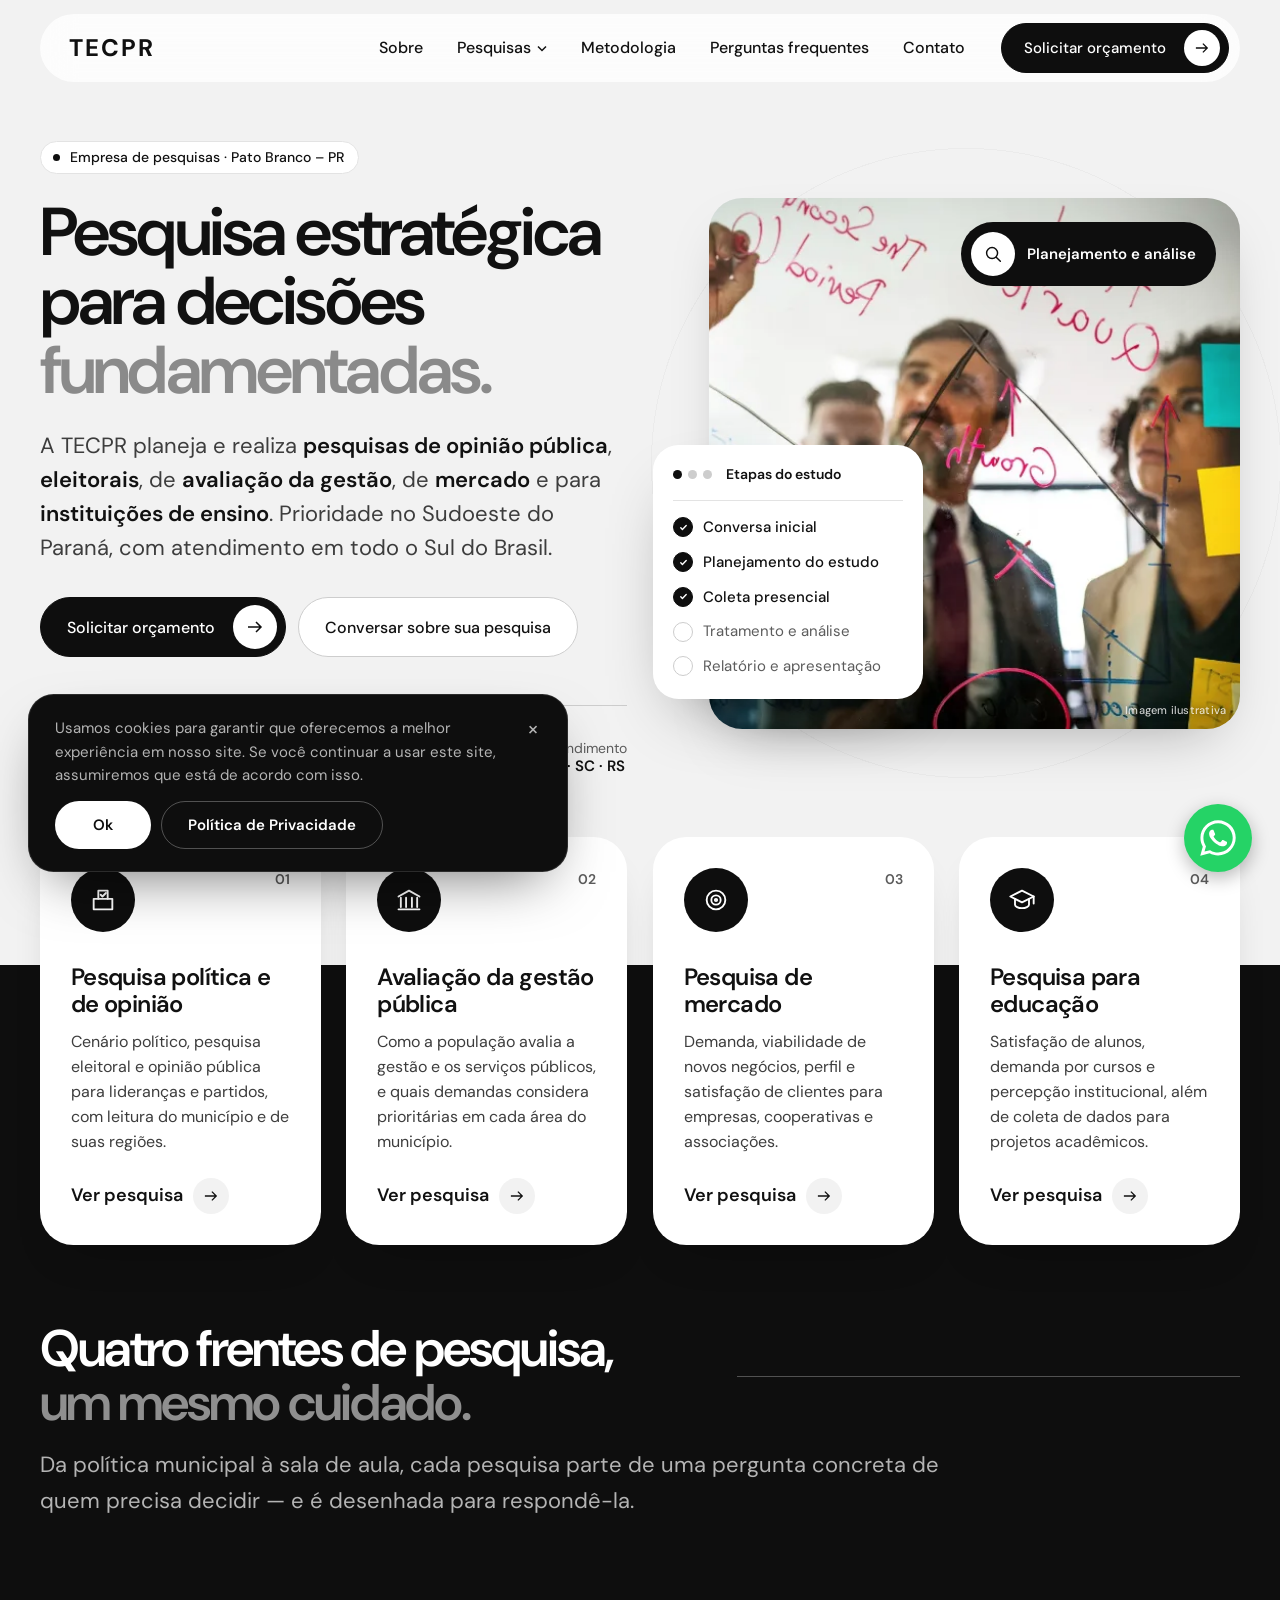
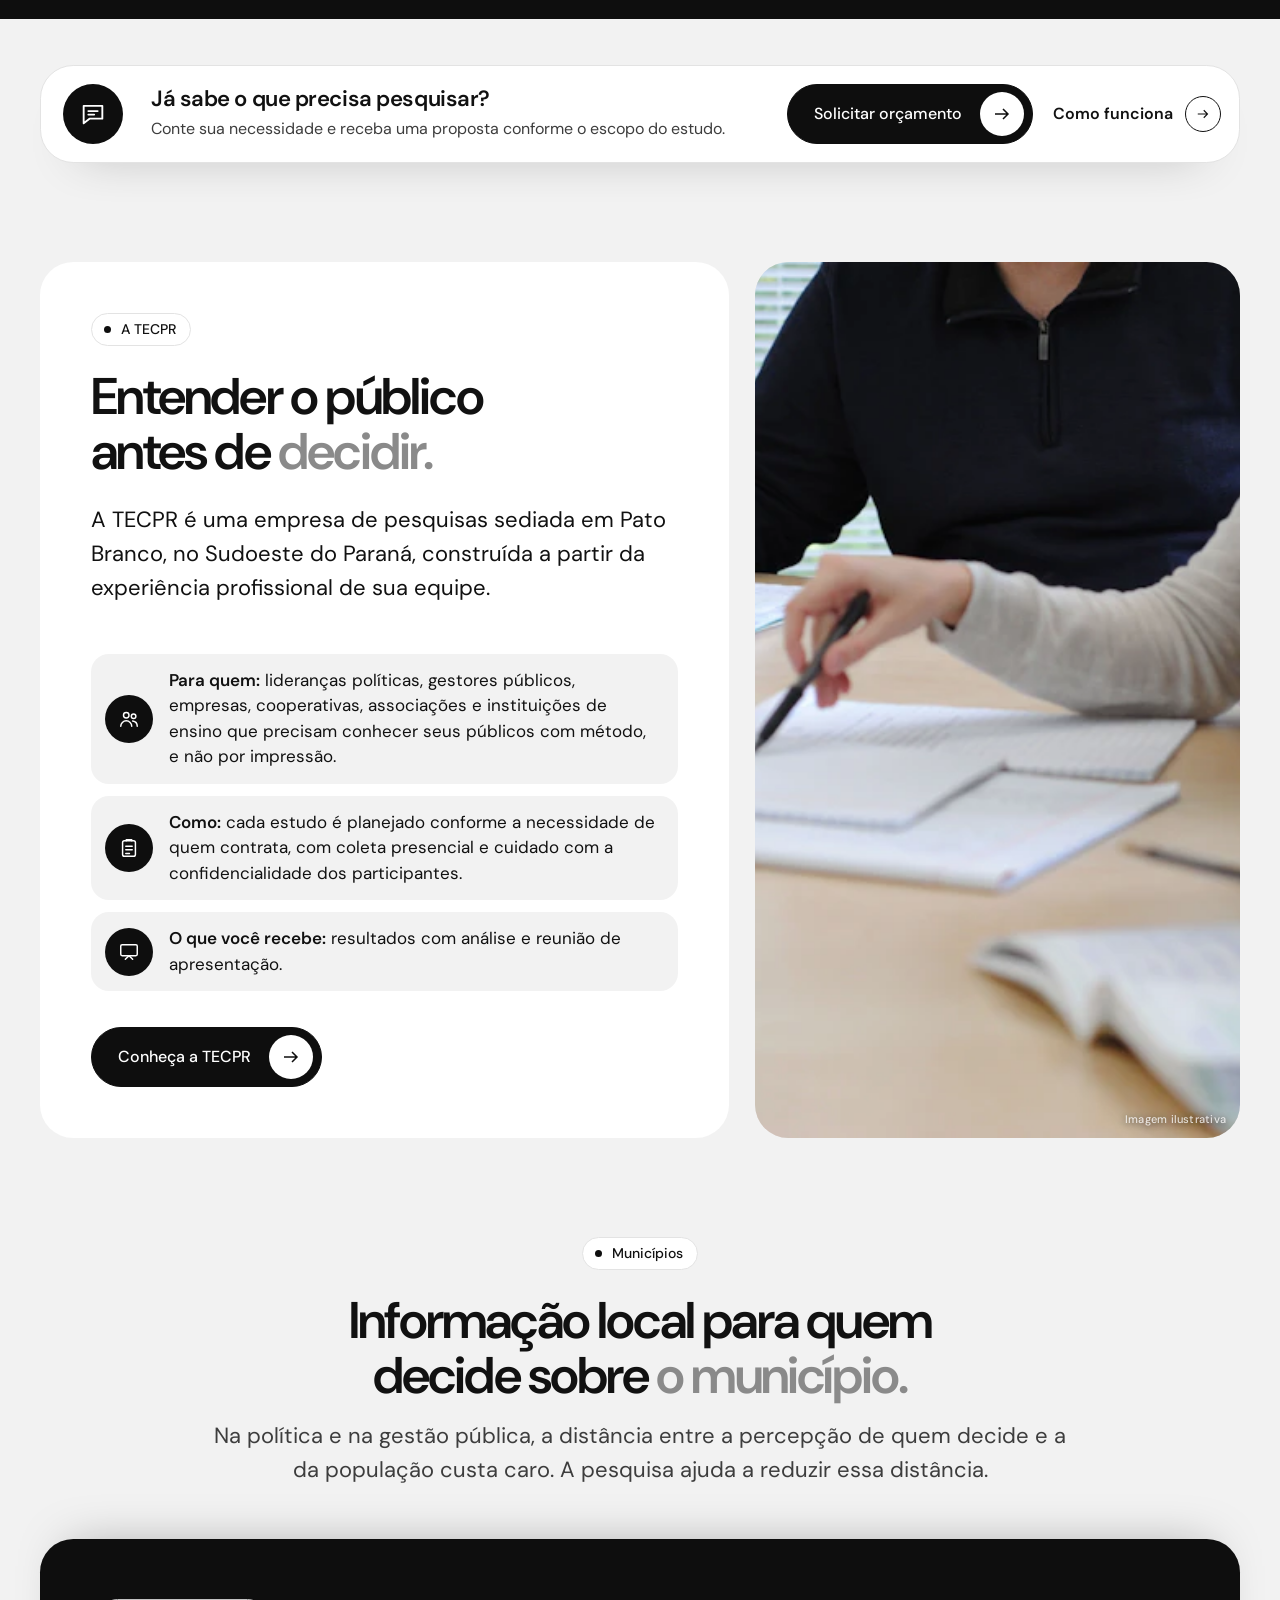
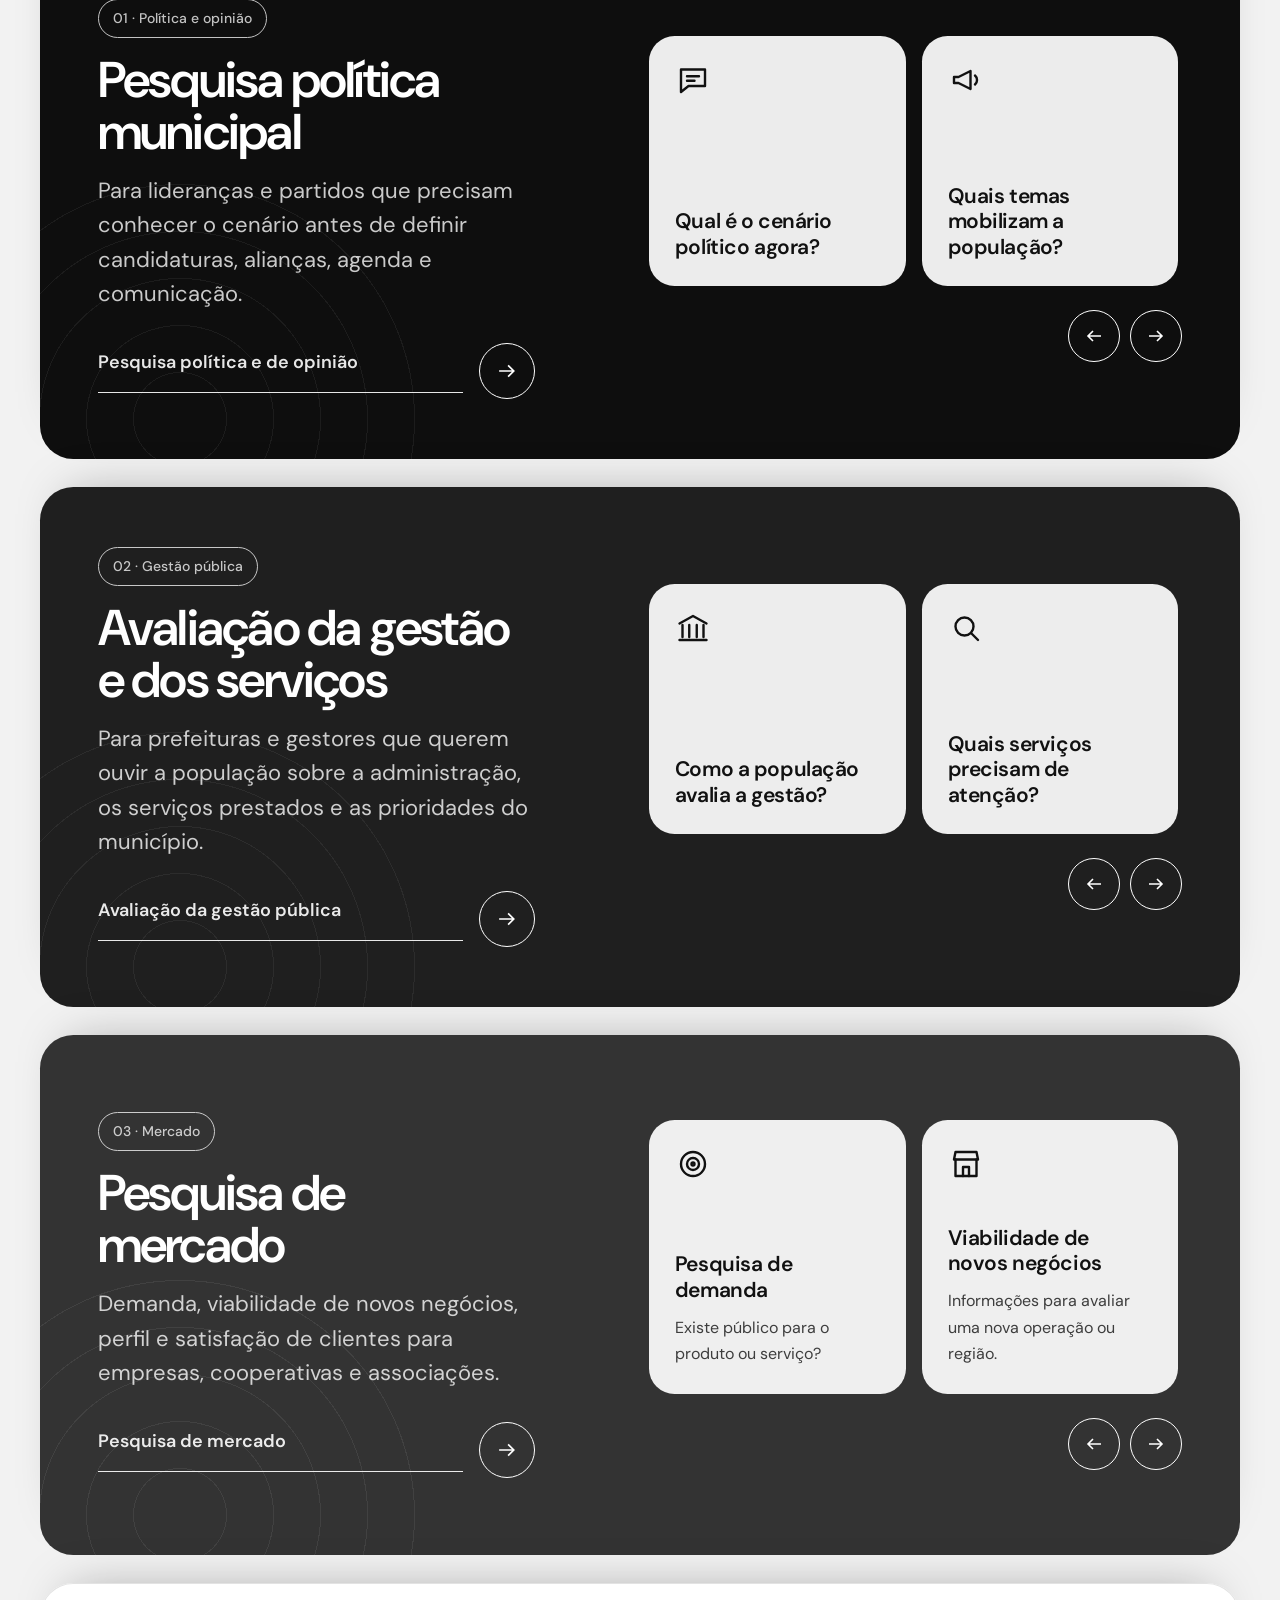
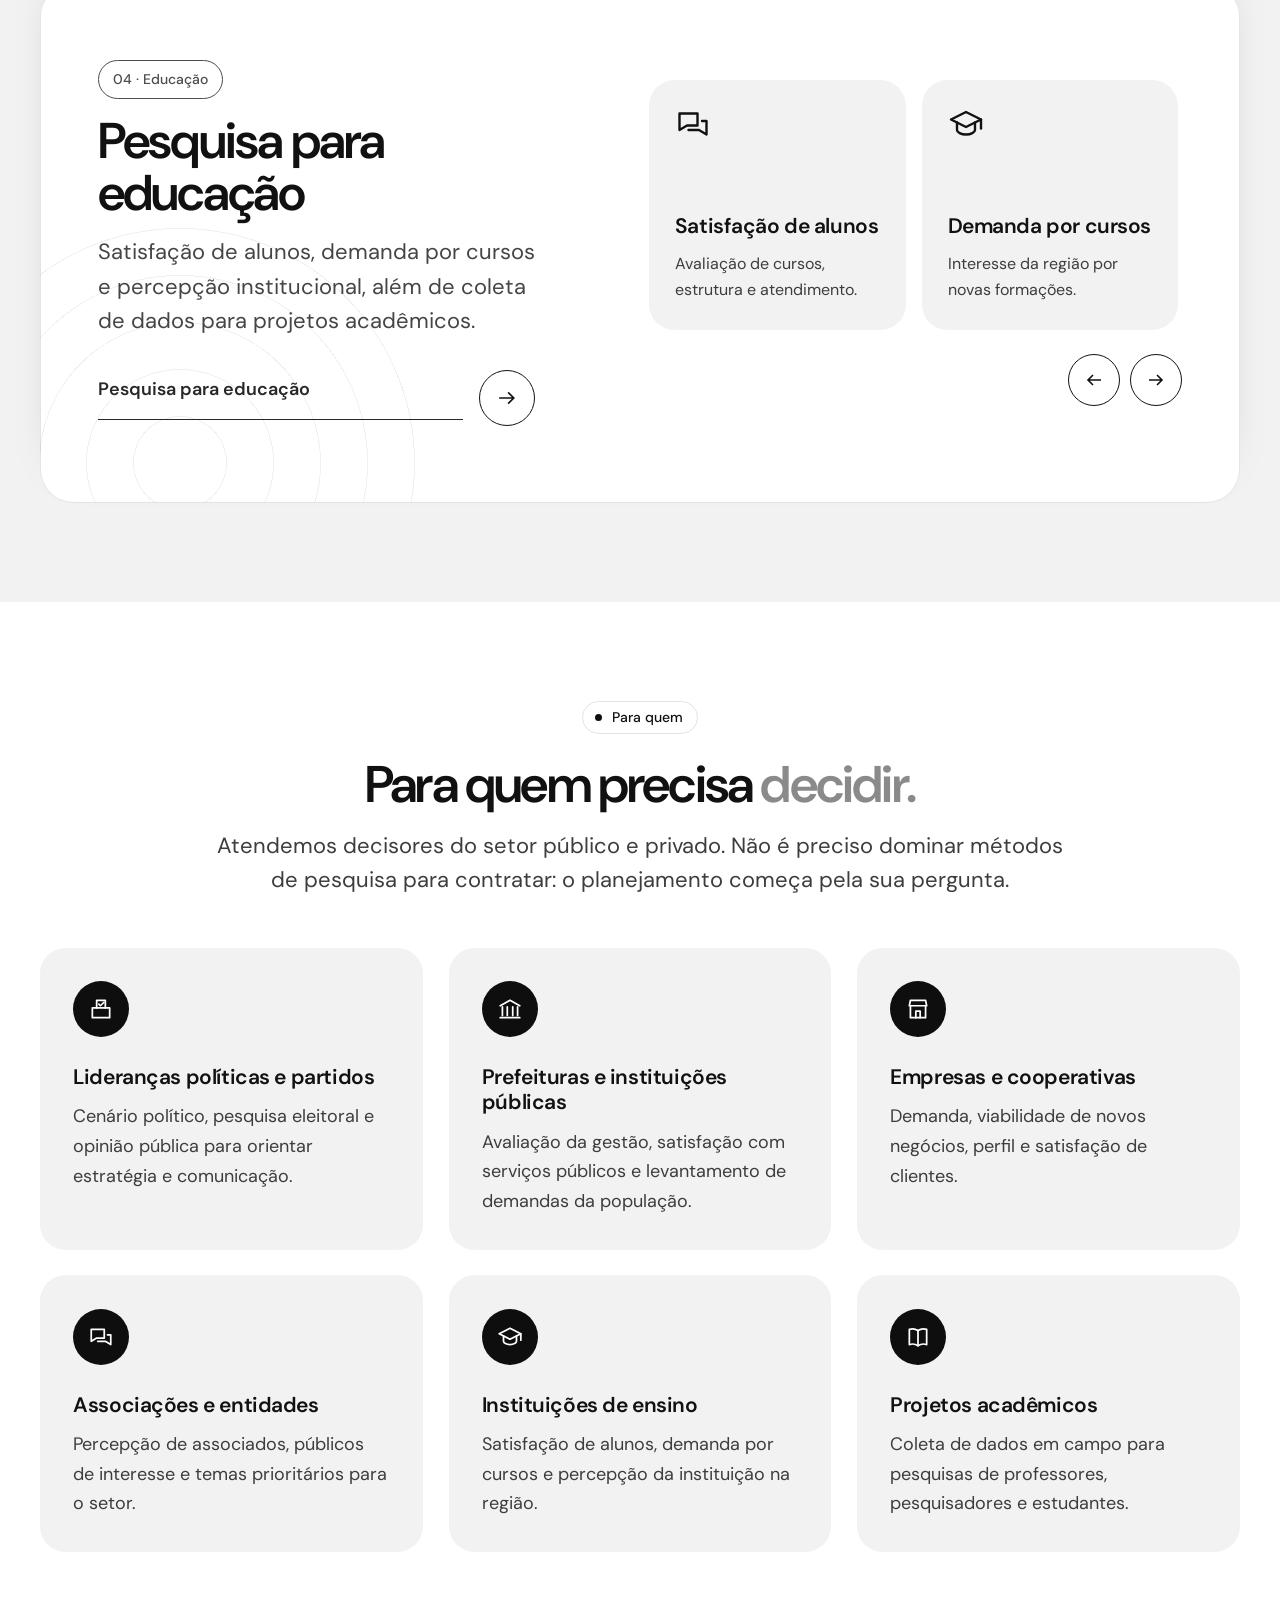
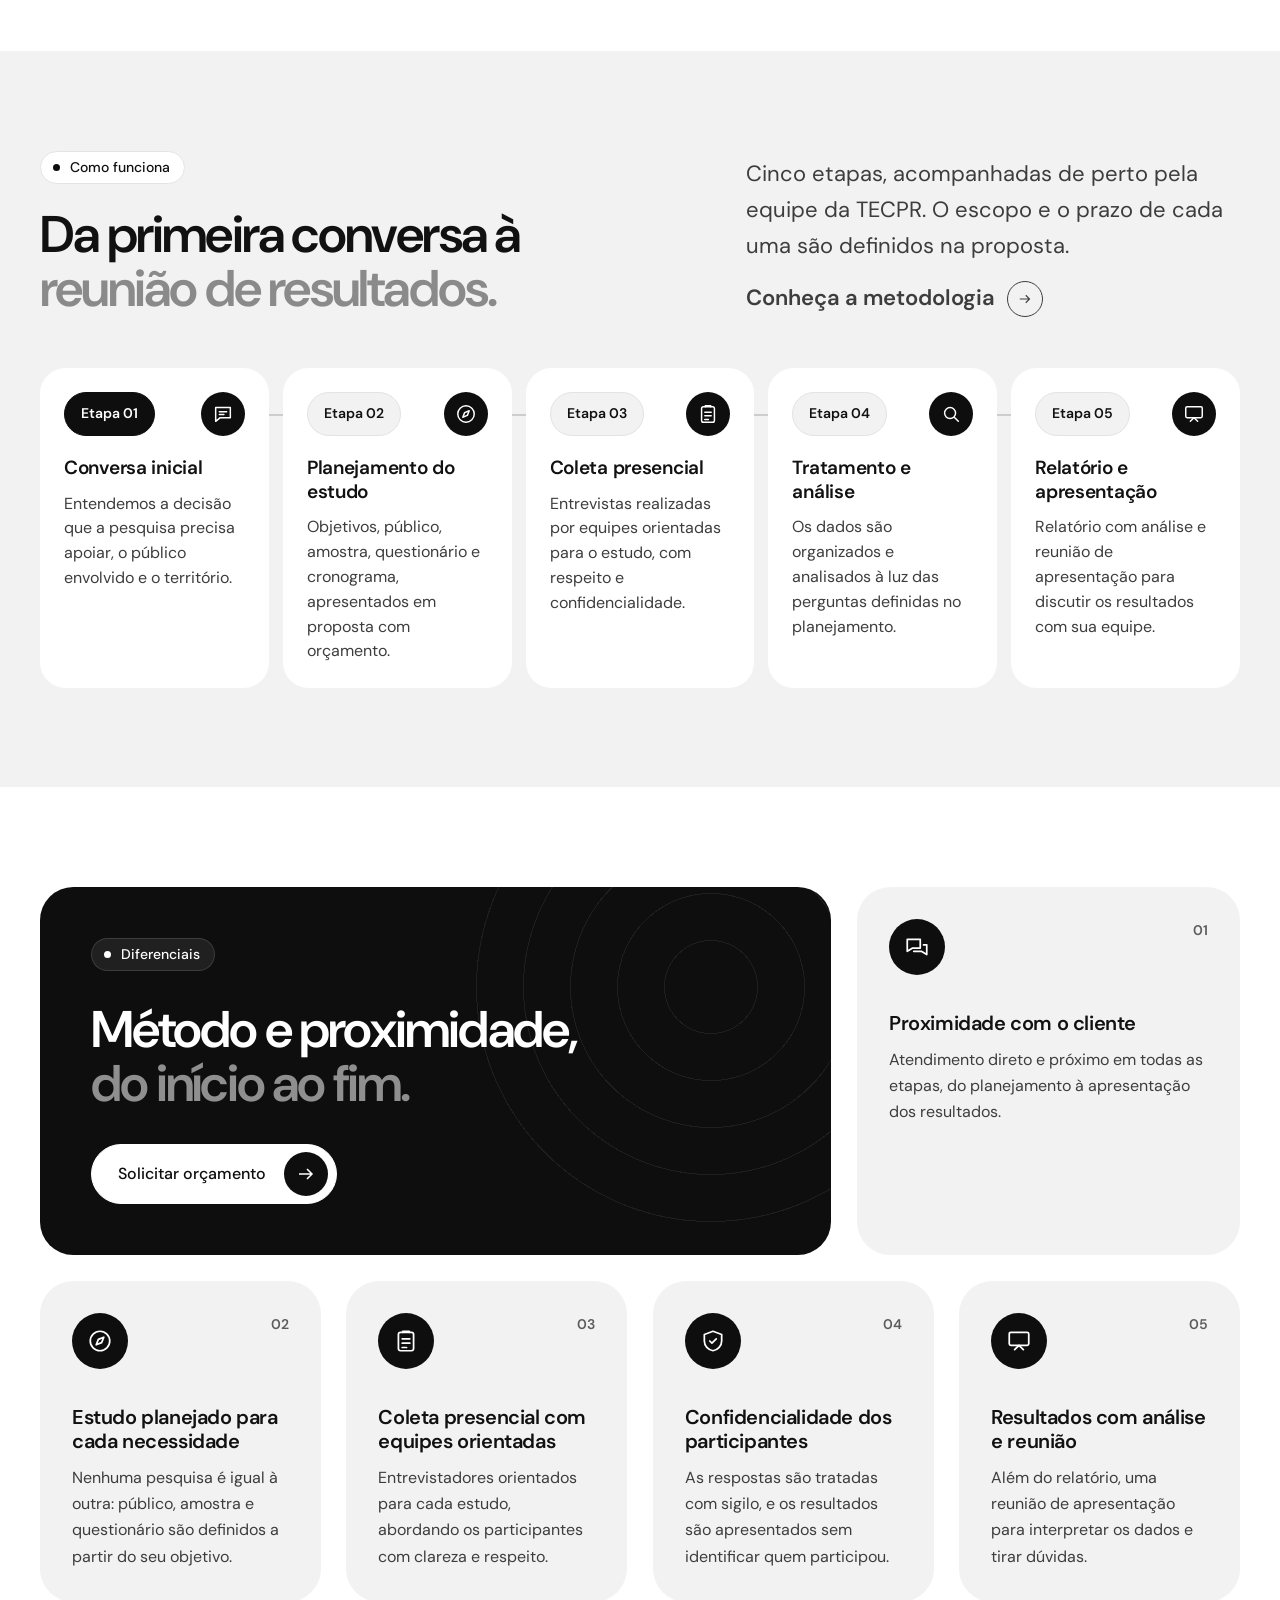
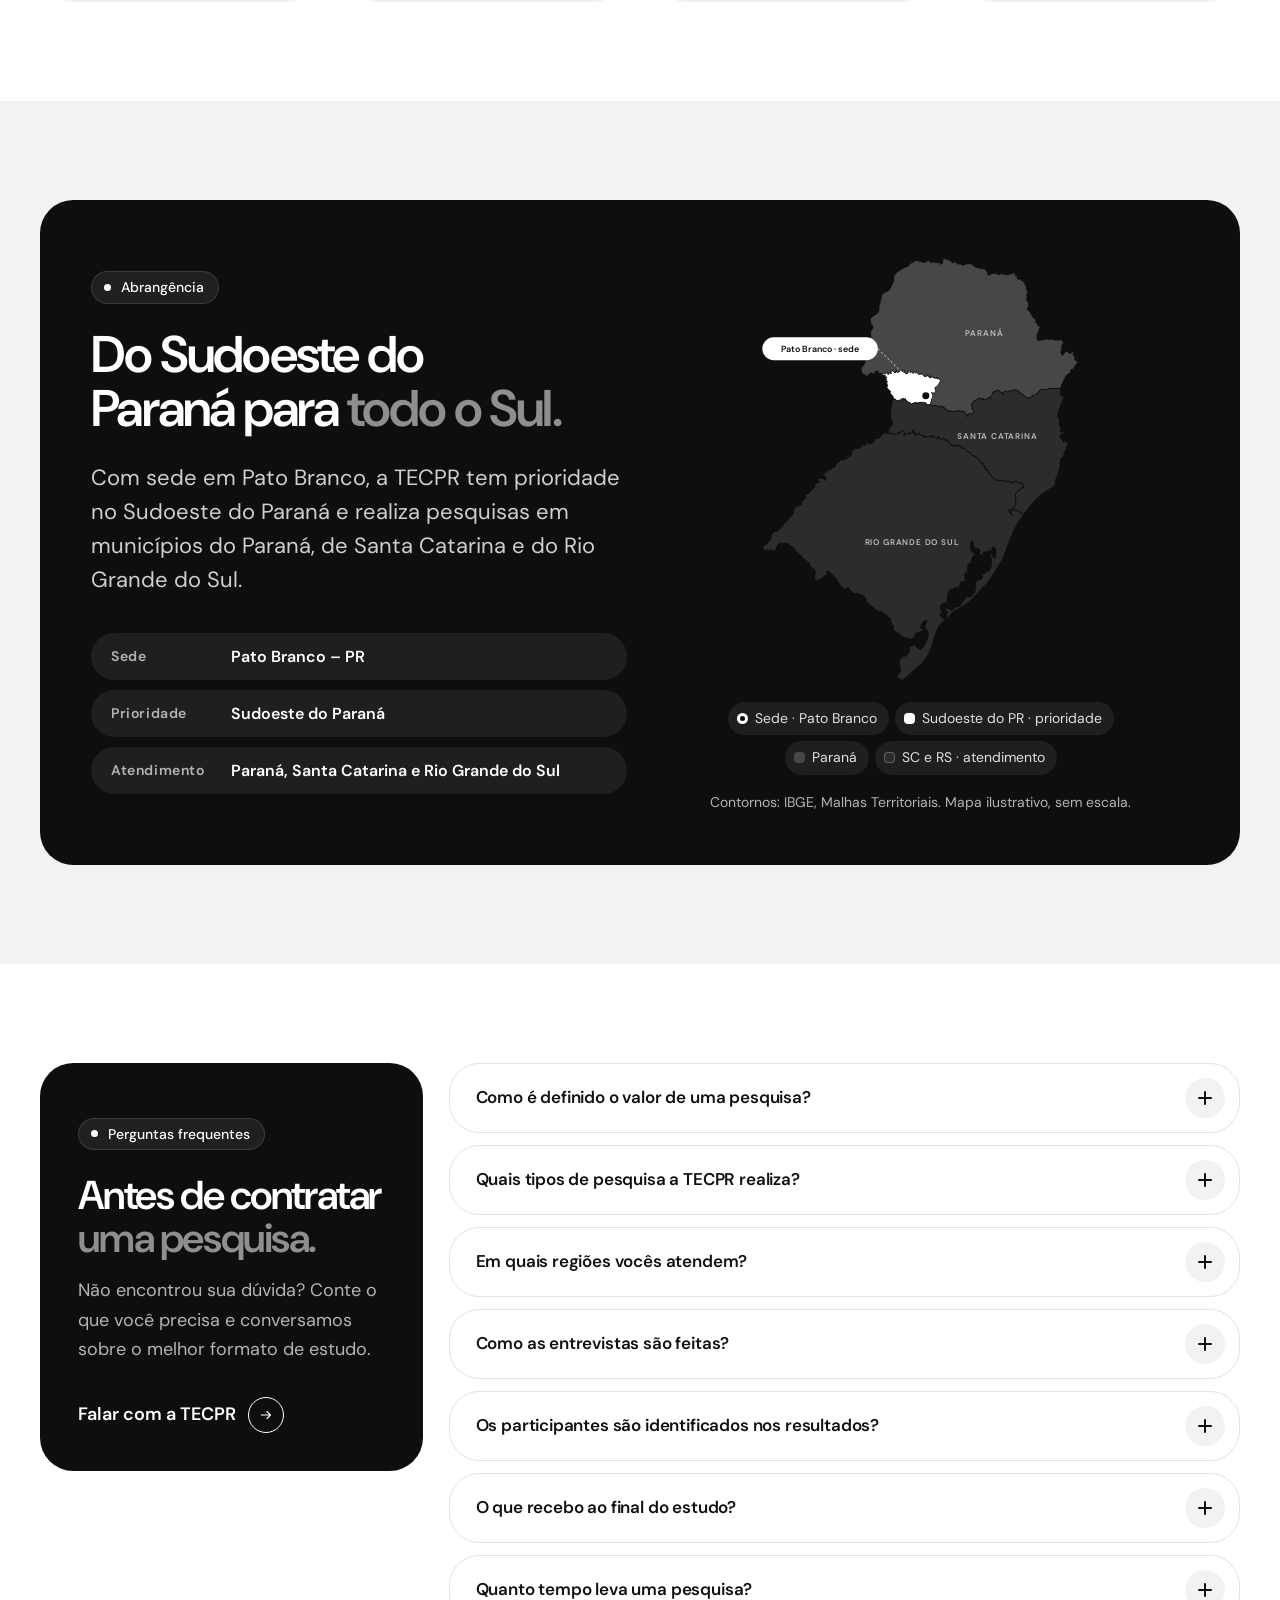
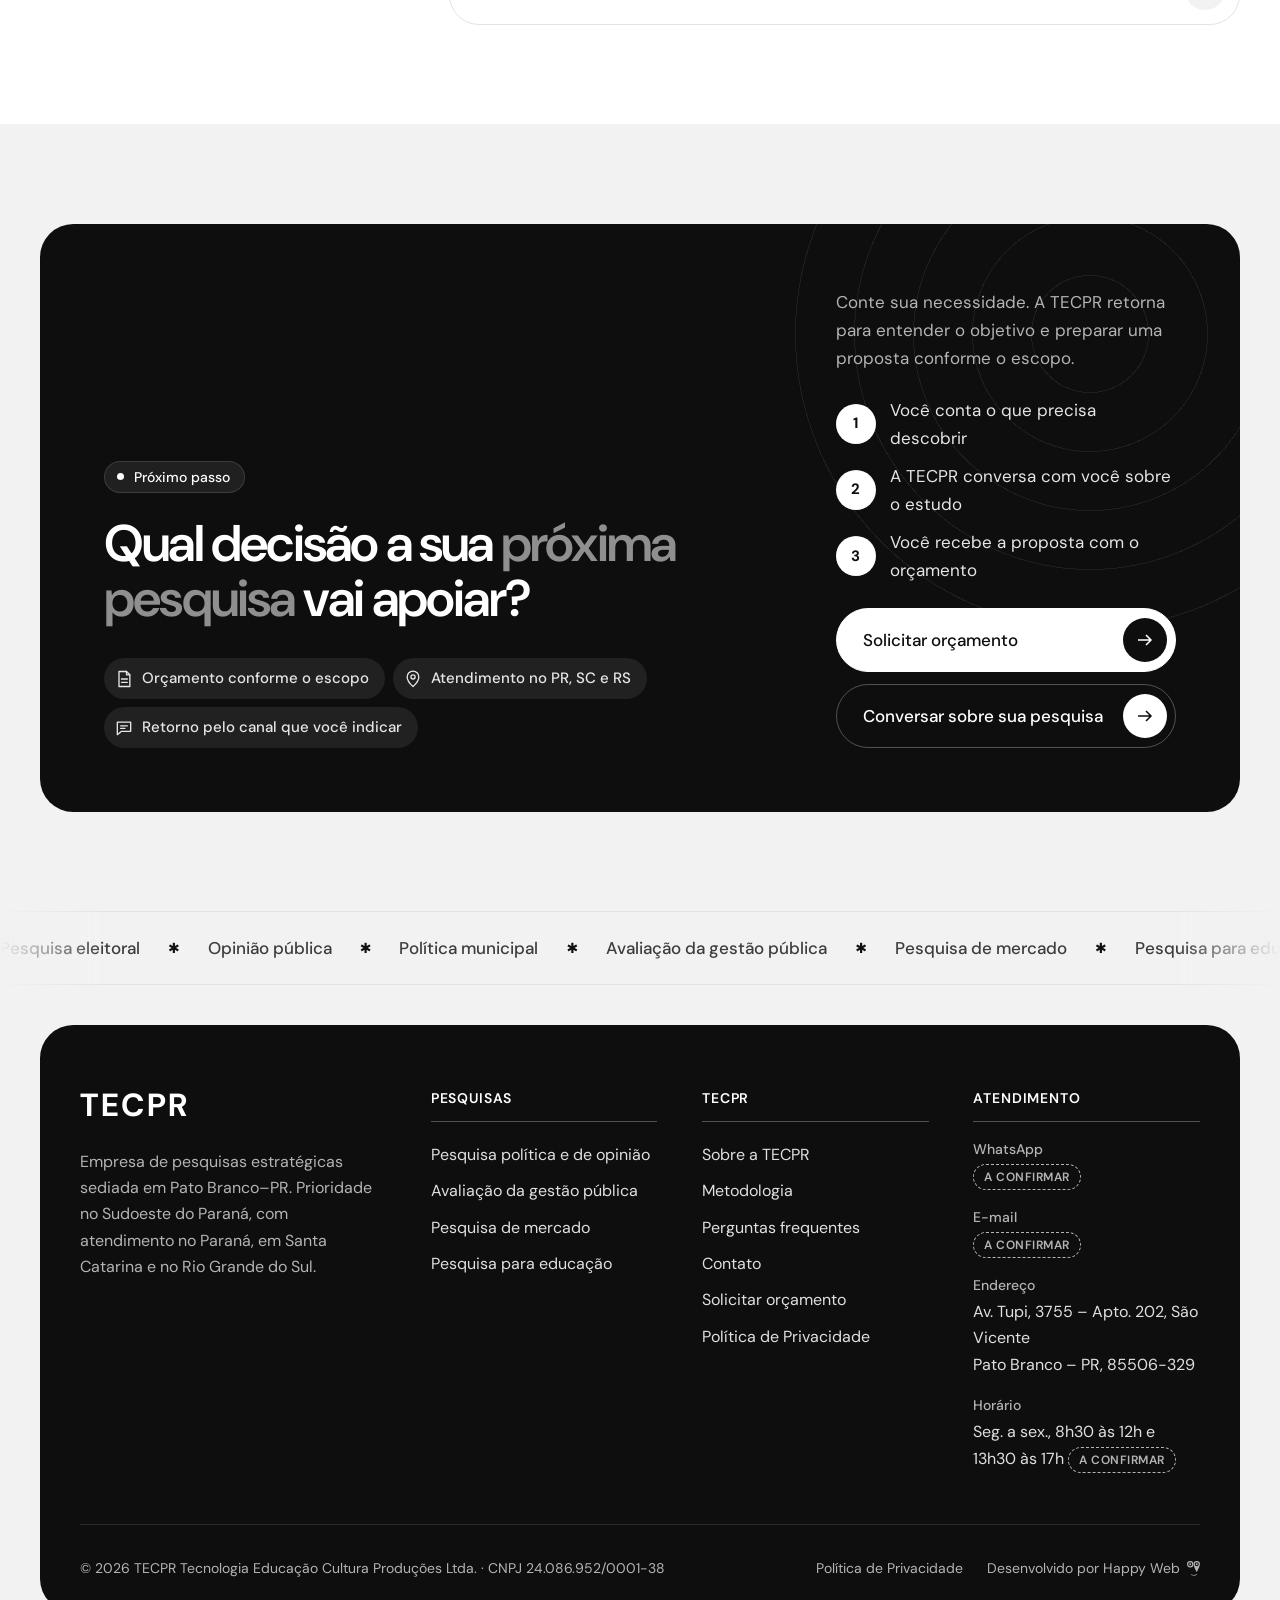
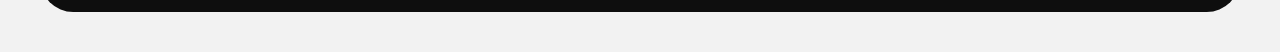
<file: index.html>
<!doctype html>
<html lang="pt-BR">
<head>
  <meta charset="utf-8">
  <meta name="viewport" content="width=device-width, initial-scale=1">
  <title>TECPR | Empresa de pesquisas em Pato Branco – PR</title>
  <meta name="description" content="Empresa de pesquisas em Pato Branco–PR: pesquisa de opinião, eleitoral, avaliação da gestão pública, mercado e educação no Sudoeste do Paraná, PR, SC e RS.">
  <meta name="robots" content="index, follow">
  <link rel="canonical" href="https://tecpr.com.br/">
  <meta name="theme-color" content="#111111">
  <meta property="og:type" content="website">
  <meta property="og:locale" content="pt_BR">
  <meta property="og:site_name" content="TECPR">
  <meta property="og:title" content="TECPR | Empresa de pesquisas em Pato Branco – PR">
  <meta property="og:description" content="Empresa de pesquisas em Pato Branco–PR: pesquisa de opinião, eleitoral, avaliação da gestão pública, mercado e educação no Sudoeste do Paraná, PR, SC e RS.">
  <meta property="og:url" content="https://tecpr.com.br/">
  <meta property="og:image" content="https://tecpr.com.br/public/imagens/og-tecpr.png">
  <meta property="og:image:width" content="1200">
  <meta property="og:image:height" content="630">
  <meta property="og:image:type" content="image/png">
  <meta property="og:image:alt" content="TECPR — pesquisa estratégica">
  <meta name="twitter:card" content="summary_large_image">
  <link rel="icon" href="public/icones/favicon.svg" type="image/svg+xml">
  <link rel="apple-touch-icon" href="public/icones/apple-touch-icon.png">
  <link rel="preconnect" href="https://fonts.googleapis.com">
  <link rel="preconnect" href="https://fonts.gstatic.com" crossorigin>
  <link rel="stylesheet" href="https://fonts.googleapis.com/css2?family=DM+Sans:opsz,wght@9..40,400..700&amp;display=swap">
  <link rel="stylesheet" href="css/normalize.css">
  <link rel="stylesheet" href="css/reset.css">
  <link rel="stylesheet" href="css/style-global.css">
  <link rel="stylesheet" href="css/estilos.css">
  <script defer src="js/funções-global.js"></script>
  <script defer src="js/inicio.js"></script>
  <script type="application/ld+json">{"@context": "https://schema.org", "@type": "ProfessionalService", "@id": "https://tecpr.com.br/#organizacao", "name": "TECPR", "legalName": "TECPR TECNOLOGIA EDUCACAO CULTURA PRODUCOES LTDA", "taxID": "24.086.952/0001-38", "url": "https://tecpr.com.br/", "description": "Empresa de pesquisas de opinião pública, políticas e eleitorais, avaliação da gestão pública, pesquisa de mercado e pesquisas para instituições de ensino.", "address": {"@type": "PostalAddress", "streetAddress": "Avenida Tupi, 3755, Apto. 202, São Vicente", "addressLocality": "Pato Branco", "addressRegion": "PR", "postalCode": "85506-329", "addressCountry": "BR"}, "areaServed": [{"@type": "State", "name": "Paraná"}, {"@type": "State", "name": "Santa Catarina"}, {"@type": "State", "name": "Rio Grande do Sul"}]}</script>
  <script type="application/ld+json">{"@context": "https://schema.org", "@type": "WebSite", "@id": "https://tecpr.com.br/#site", "name": "TECPR", "url": "https://tecpr.com.br/", "inLanguage": "pt-BR", "publisher": {"@id": "https://tecpr.com.br/#organizacao"}}</script>
  <script type="application/ld+json">{"@context": "https://schema.org", "@type": "FAQPage", "mainEntity": [{"@type": "Question", "name": "Como é definido o valor de uma pesquisa?", "acceptedAnswer": {"@type": "Answer", "text": "A contratação é feita por projeto. O orçamento depende do escopo: público pesquisado, área geográfica, tamanho da amostra, extensão do questionário, prazo e profundidade da análise. Esses pontos são definidos na conversa inicial e apresentados na proposta."}}, {"@type": "Question", "name": "Quais tipos de pesquisa a TECPR realiza?", "acceptedAnswer": {"@type": "Answer", "text": "Pesquisas políticas, eleitorais e de opinião pública; avaliação da gestão e dos serviços públicos; pesquisas de mercado e de apoio a decisões empresariais; e pesquisas para instituições de ensino, incluindo coleta de dados para projetos acadêmicos."}}, {"@type": "Question", "name": "Em quais regiões vocês atendem?", "acceptedAnswer": {"@type": "Answer", "text": "A TECPR tem sede em Pato Branco e prioridade no Sudoeste do Paraná. Também realiza pesquisas em outras regiões do Paraná, em Santa Catarina e no Rio Grande do Sul."}}, {"@type": "Question", "name": "Como as entrevistas são feitas?", "acceptedAnswer": {"@type": "Answer", "text": "A coleta é presencial, realizada por equipes orientadas para cada estudo, seguindo o público, a distribuição e o questionário definidos no planejamento."}}, {"@type": "Question", "name": "Os participantes são identificados nos resultados?", "acceptedAnswer": {"@type": "Answer", "text": "Não. A confidencialidade dos participantes é um dos compromissos da TECPR: os resultados são apresentados sem identificar quem respondeu."}}, {"@type": "Question", "name": "O que recebo ao final do estudo?", "acceptedAnswer": {"@type": "Answer", "text": "Um relatório com os resultados e a análise, e uma reunião de apresentação para discutir as conclusões com você e sua equipe."}}, {"@type": "Question", "name": "Quanto tempo leva uma pesquisa?", "acceptedAnswer": {"@type": "Answer", "text": "O prazo é definido no planejamento e varia conforme o tamanho da amostra, a área a ser percorrida e a profundidade da análise. Ele é informado na proposta, antes da contratação."}}]}</script>
</head>
<body class="pagina-inicio">

<a class="pular-conteudo" href="#conteudo">Pular para o conteúdo</a>

<header class="cabecalho">
  <div class="container cabecalho__interno">
    <a class="logo" href="./" aria-label="TECPR — página inicial">TECPR</a>

    <nav class="navegacao" aria-label="Principal">
      <ul class="navegacao__lista">
        <li class="navegacao__item"><a class="navegacao__link" href="sobre/">Sobre</a></li>
        <li class="navegacao__item navegacao__item--submenu" data-aberto="false">
          <button class="navegacao__link" type="button" aria-expanded="false" aria-controls="submenu-pesquisas">Pesquisas <svg viewBox="0 0 10 10" fill="none" stroke="currentColor" stroke-width="1.5" aria-hidden="true"><path d="M1 3.5l4 4 4-4"/></svg></button>
          <div class="submenu" id="submenu-pesquisas"><a class="submenu__link" href="pesquisa-politica-e-opiniao/"><span class="submenu__numero">01</span><span class="submenu__titulo">Pesquisa política e de opinião</span><span class="submenu__descricao">Cenário político, eleitoral e opinião pública no município.</span></a><a class="submenu__link" href="avaliacao-gestao-publica/"><span class="submenu__numero">02</span><span class="submenu__titulo">Avaliação da gestão pública</span><span class="submenu__descricao">Percepção da população sobre a gestão e os serviços públicos.</span></a><a class="submenu__link" href="pesquisa-de-mercado/"><span class="submenu__numero">03</span><span class="submenu__titulo">Pesquisa de mercado</span><span class="submenu__descricao">Demanda, viabilidade e satisfação para decisões empresariais.</span></a><a class="submenu__link" href="pesquisa-para-educacao/"><span class="submenu__numero">04</span><span class="submenu__titulo">Pesquisa para educação</span><span class="submenu__descricao">Estudos para instituições de ensino e coleta de dados acadêmicos.</span></a></div>
        </li>
        <li class="navegacao__item"><a class="navegacao__link" href="metodologia/">Metodologia</a></li>
        <li class="navegacao__item"><a class="navegacao__link" href="perguntas-frequentes/">Perguntas frequentes</a></li>
        <li class="navegacao__item"><a class="navegacao__link" href="contato/">Contato</a></li>
      </ul>
      <a class="botao" href="contato/#formulario">Solicitar orçamento <svg class="botao__seta" viewBox="0 0 16 16" fill="none" stroke="currentColor" stroke-width="1.5" aria-hidden="true"><path d="M1 8h13M9 3l5 5-5 5"/></svg></a>
    </nav>

    <div class="cabecalho__acoes-mobile">
      <a class="botao-orcamento" href="contato/#formulario">Orçamento</a>
      <button class="botao-menu" type="button" aria-expanded="false" aria-controls="menu-mobile" aria-label="Abrir menu">
        <span class="botao-menu__linhas" aria-hidden="true"></span>
      </button>
    </div>
  </div>
</header>

<div class="menu-mobile" id="menu-mobile" aria-hidden="true">
  <div class="container menu-mobile__conteudo">
    <nav aria-label="Menu móvel">
      <div class="menu-mobile__grupo">
        <span class="rotulo menu-mobile__titulo">Pesquisas</span>
        <a class="menu-mobile__link" href="pesquisa-politica-e-opiniao/">Pesquisa política e de opinião <svg viewBox="0 0 16 16" fill="none" stroke="currentColor" stroke-width="1.5" aria-hidden="true"><path d="M1 8h13M9 3l5 5-5 5"/></svg></a><a class="menu-mobile__link" href="avaliacao-gestao-publica/">Avaliação da gestão pública <svg viewBox="0 0 16 16" fill="none" stroke="currentColor" stroke-width="1.5" aria-hidden="true"><path d="M1 8h13M9 3l5 5-5 5"/></svg></a><a class="menu-mobile__link" href="pesquisa-de-mercado/">Pesquisa de mercado <svg viewBox="0 0 16 16" fill="none" stroke="currentColor" stroke-width="1.5" aria-hidden="true"><path d="M1 8h13M9 3l5 5-5 5"/></svg></a><a class="menu-mobile__link" href="pesquisa-para-educacao/">Pesquisa para educação <svg viewBox="0 0 16 16" fill="none" stroke="currentColor" stroke-width="1.5" aria-hidden="true"><path d="M1 8h13M9 3l5 5-5 5"/></svg></a>
      </div>
      <div class="menu-mobile__grupo">
        <span class="rotulo menu-mobile__titulo">TECPR</span>
        <a class="menu-mobile__link" href="./" aria-current="page">Início <svg viewBox="0 0 16 16" fill="none" stroke="currentColor" stroke-width="1.5" aria-hidden="true"><path d="M1 8h13M9 3l5 5-5 5"/></svg></a>
        <a class="menu-mobile__link" href="sobre/">Sobre <svg viewBox="0 0 16 16" fill="none" stroke="currentColor" stroke-width="1.5" aria-hidden="true"><path d="M1 8h13M9 3l5 5-5 5"/></svg></a>
        <a class="menu-mobile__link" href="metodologia/">Metodologia <svg viewBox="0 0 16 16" fill="none" stroke="currentColor" stroke-width="1.5" aria-hidden="true"><path d="M1 8h13M9 3l5 5-5 5"/></svg></a>
        <a class="menu-mobile__link" href="perguntas-frequentes/">Perguntas frequentes <svg viewBox="0 0 16 16" fill="none" stroke="currentColor" stroke-width="1.5" aria-hidden="true"><path d="M1 8h13M9 3l5 5-5 5"/></svg></a>
        <a class="menu-mobile__link" href="contato/">Contato <svg viewBox="0 0 16 16" fill="none" stroke="currentColor" stroke-width="1.5" aria-hidden="true"><path d="M1 8h13M9 3l5 5-5 5"/></svg></a>
      </div>
    </nav>
    <div class="botoes">
      <a class="botao botao--claro botao--bloco" href="contato/#formulario">Solicitar orçamento <svg class="botao__seta" viewBox="0 0 16 16" fill="none" stroke="currentColor" stroke-width="1.5" aria-hidden="true"><path d="M1 8h13M9 3l5 5-5 5"/></svg></a>
      <a class="botao botao--contorno-claro botao--bloco" href="contato/" data-whatsapp-cta="menu">Conversar sobre sua pesquisa</a>
    </div>
    <div class="menu-mobile__rodape">
      <span>Pato Branco – PR · Atendimento no PR, SC e RS</span>
    </div>
  </div>
</div>

<main id="conteudo">
  <!-- 1. Hero -->
  <section class="hero-home" aria-labelledby="hero-titulo">
    <div class="container hero-home__grade">
      <div class="hero-home__texto">
        <p class="rotulo">Empresa de pesquisas · Pato Branco – PR</p>
        <h1 class="titulo-display hero-home__titulo" id="hero-titulo">Pesquisa estratégica para decisões <em>fundamentadas.</em></h1>
        <p class="lead hero-home__lead">A TECPR planeja e realiza <strong>pesquisas de opinião pública</strong>, <strong>eleitorais</strong>, de <strong>avaliação da gestão</strong>, de <strong>mercado</strong> e para <strong>instituições de ensino</strong>. Prioridade no Sudoeste do Paraná, com atendimento em todo o Sul do Brasil.</p>
        <div class="botoes hero-home__botoes">
          <a class="botao" href="contato/#formulario">Solicitar orçamento <svg class="botao__seta" viewBox="0 0 16 16" fill="none" stroke="currentColor" stroke-width="1.5" aria-hidden="true"><path d="M1 8h13M9 3l5 5-5 5"/></svg></a>
          <a class="botao botao--contorno" href="contato/" data-whatsapp-cta="hero">Conversar sobre sua pesquisa</a>
        </div>
        <dl class="hero-home__fatos">
          <div class="fato-mini"><span class="icone-circulo icone-circulo--claro"><svg class="icone" viewBox="0 0 24 24" fill="none" stroke="currentColor" stroke-width="1.6" stroke-linecap="round" stroke-linejoin="round" aria-hidden="true"><path d="M12 21s-7-6.2-7-11.5A7 7 0 0 1 19 9.5C19 14.8 12 21 12 21z"/><circle cx="12" cy="9.5" r="2.5"/></svg></span><div><dt>Sede</dt><dd>Pato Branco – PR</dd></div></div>
          <div class="fato-mini"><span class="icone-circulo icone-circulo--claro"><svg class="icone" viewBox="0 0 24 24" fill="none" stroke="currentColor" stroke-width="1.6" stroke-linecap="round" stroke-linejoin="round" aria-hidden="true"><path d="M6 3h9l4 4v14H6z"/><path d="M15 3v4h4M9 12h7M9 16h7"/></svg></span><div><dt>Contratação</dt><dd>Por projeto, conforme o escopo</dd></div></div>
          <div class="fato-mini"><span class="icone-circulo icone-circulo--claro"><svg class="icone" viewBox="0 0 24 24" fill="none" stroke="currentColor" stroke-width="1.6" stroke-linecap="round" stroke-linejoin="round" aria-hidden="true"><path d="M12 3l9 5-9 5-9-5z"/><path d="M3 13l9 5 9-5"/></svg></span><div><dt>Atendimento</dt><dd>PR · SC · RS</dd></div></div>
        </dl>
      </div>

      <div class="hero-home__visual" data-profundidade>
        <span class="hero-home__aneis" aria-hidden="true"></span>
        <figure class="foto hero-home__foto" data-camada="0.4">
          <div class="foto__moldura">
            <img src="public/imagens/fotos/planejamento-analise-1500.webp" srcset="public/imagens/fotos/planejamento-analise-800.webp 800w, public/imagens/fotos/planejamento-analise-1500.webp 1500w" sizes="(max-width: 900px) 100vw, 40vw" width="1500" height="975" alt="Equipe analisando anotações em um quadro de vidro, em referência ao planejamento e à análise de pesquisas" fetchpriority="high" decoding="async">
          </div>
          <figcaption class="foto__legenda"><span>Planejamento e análise</span><span>Imagem ilustrativa</span></figcaption>
        </figure>

        <div class="cartao-flutuante hero-home__etapas" data-camada="1" aria-hidden="true">
          <div class="cartao-flutuante__topo"><span></span><span></span><span></span><strong>Etapas do estudo</strong></div>
          <ul>
            <li class="is-feito">Conversa inicial</li>
            <li class="is-feito">Planejamento do estudo</li>
            <li class="is-feito">Coleta presencial</li>
            <li>Tratamento e análise</li>
            <li>Relatório e apresentação</li>
          </ul>
        </div>

        <div class="etiqueta-flutuante hero-home__etiqueta" data-camada="1.6" aria-hidden="true">
          <span class="icone-circulo"><svg class="icone" viewBox="0 0 24 24" fill="none" stroke="currentColor" stroke-width="1.6" stroke-linecap="round" stroke-linejoin="round" aria-hidden="true"><circle cx="11" cy="11" r="6"/><path d="M20 20l-4.5-4.5"/></svg></span>
          <span><strong>Planejamento e análise</strong></span>
        </div>
      </div>
    </div>
  </section>

  <!-- 2. As quatro frentes: cartões sobre a faixa preta -->
  <section class="frentes-faixa" id="pesquisas" aria-labelledby="servicos-titulo">
    <div class="container frentes-faixa__conteudo">
      <div class="frentes-faixa__rodape">
        <h2 class="titulo-2 revelar" id="servicos-titulo">Quatro frentes de pesquisa, <em>um mesmo cuidado.</em></h2>
        <span class="frentes-faixa__linha revelar" aria-hidden="true"></span>
        <p class="revelar atraso-1">Da política municipal à sala de aula, cada pesquisa parte de uma pergunta concreta de quem precisa decidir — e é desenhada para respondê-la.</p>
      </div>
      <ul class="servicos">
        <li class="revelar">
          <a class="servico" href="pesquisa-politica-e-opiniao/">
            <span class="icone-circulo"><svg class="icone" viewBox="0 0 24 24" fill="none" stroke="currentColor" stroke-width="1.6" stroke-linecap="round" stroke-linejoin="round" aria-hidden="true"><path d="M4 11h16v9H4z"/><path d="M8 11V4h8v7"/><path d="M10 7.5l1.5 1.5L14.5 6"/></svg></span>
            <span class="servico__numero">01</span>
            <h3 class="servico__titulo">Pesquisa política e de opinião</h3>
            <p class="servico__texto">Cenário político, pesquisa eleitoral e opinião pública para lideranças e partidos, com leitura do município e de suas regiões.</p>
            <span class="servico__link">Ver pesquisa <svg viewBox="0 0 16 16" fill="none" stroke="currentColor" stroke-width="1.5" aria-hidden="true"><path d="M1 8h13M9 3l5 5-5 5"/></svg></span>
          </a>
        </li>
        <li class="revelar atraso-1">
          <a class="servico" href="avaliacao-gestao-publica/">
            <span class="icone-circulo"><svg class="icone" viewBox="0 0 24 24" fill="none" stroke="currentColor" stroke-width="1.6" stroke-linecap="round" stroke-linejoin="round" aria-hidden="true"><path d="M3 9l9-5 9 5"/><path d="M5 10v8M9.5 10v8M14.5 10v8M19 10v8M3 20h18"/></svg></span>
            <span class="servico__numero">02</span>
            <h3 class="servico__titulo">Avaliação da gestão pública</h3>
            <p class="servico__texto">Como a população avalia a gestão e os serviços públicos, e quais demandas considera prioritárias em cada área do município.</p>
            <span class="servico__link">Ver pesquisa <svg viewBox="0 0 16 16" fill="none" stroke="currentColor" stroke-width="1.5" aria-hidden="true"><path d="M1 8h13M9 3l5 5-5 5"/></svg></span>
          </a>
        </li>
        <li class="revelar atraso-2">
          <a class="servico" href="pesquisa-de-mercado/">
            <span class="icone-circulo"><svg class="icone" viewBox="0 0 24 24" fill="none" stroke="currentColor" stroke-width="1.6" stroke-linecap="round" stroke-linejoin="round" aria-hidden="true"><circle cx="12" cy="12" r="8"/><circle cx="12" cy="12" r="4"/><circle cx="12" cy="12" r="1"/></svg></span>
            <span class="servico__numero">03</span>
            <h3 class="servico__titulo">Pesquisa de mercado</h3>
            <p class="servico__texto">Demanda, viabilidade de novos negócios, perfil e satisfação de clientes para empresas, cooperativas e associações.</p>
            <span class="servico__link">Ver pesquisa <svg viewBox="0 0 16 16" fill="none" stroke="currentColor" stroke-width="1.5" aria-hidden="true"><path d="M1 8h13M9 3l5 5-5 5"/></svg></span>
          </a>
        </li>
        <li class="revelar atraso-3">
          <a class="servico" href="pesquisa-para-educacao/">
            <span class="icone-circulo"><svg class="icone" viewBox="0 0 24 24" fill="none" stroke="currentColor" stroke-width="1.6" stroke-linecap="round" stroke-linejoin="round" aria-hidden="true"><path d="M2 9l10-5 10 5-10 5z"/><path d="M6 11v5c0 1.5 2.7 3 6 3s6-1.5 6-3v-5"/><path d="M22 9v6"/></svg></span>
            <span class="servico__numero">04</span>
            <h3 class="servico__titulo">Pesquisa para educação</h3>
            <p class="servico__texto">Satisfação de alunos, demanda por cursos e percepção institucional, além de coleta de dados para projetos acadêmicos.</p>
            <span class="servico__link">Ver pesquisa <svg viewBox="0 0 16 16" fill="none" stroke="currentColor" stroke-width="1.5" aria-hidden="true"><path d="M1 8h13M9 3l5 5-5 5"/></svg></span>
          </a>
        </li>
      </ul>

    </div>
  </section>

  <section class="cta-rapido-secao" aria-label="Pedir orçamento">
    <div class="container">
      <div class="cta-rapido revelar">
        <span class="icone-circulo" aria-hidden="true"><svg class="icone" viewBox="0 0 24 24" fill="none" stroke="currentColor" stroke-width="1.6" stroke-linecap="round" stroke-linejoin="round" aria-hidden="true"><path d="M4 5h16v11H9l-5 4z"/><path d="M8 9.5h8M8 12.5h5"/></svg></span>
        <p><strong class="cta-rapido__titulo">Já sabe o que precisa pesquisar?</strong><span class="cta-rapido__texto">Conte sua necessidade e receba uma proposta conforme o escopo do estudo.</span></p>
        <div class="cta-rapido__acoes">
          <a class="botao" href="contato/#formulario">Solicitar orçamento <svg class="botao__seta" viewBox="0 0 16 16" fill="none" stroke="currentColor" stroke-width="1.5" aria-hidden="true"><path d="M1 8h13M9 3l5 5-5 5"/></svg></a>
          <a class="link-seta" href="#como-funciona">Como funciona <svg viewBox="0 0 16 16" fill="none" stroke="currentColor" stroke-width="1.5" aria-hidden="true"><path d="M1 8h13M9 3l5 5-5 5"/></svg></a>
        </div>
      </div>
    </div>
  </section>

  <!-- 3. Apresentação: cartão de texto + foto -->
  <section class="secao apresentacao" aria-labelledby="apresentacao-titulo">
    <div class="container apresentacao__grade">
      <div class="apresentacao__cartao revelar">
        <p class="rotulo">A TECPR</p>
        <h2 class="titulo-2" id="apresentacao-titulo">Entender o público antes de <em>decidir.</em></h2>
        <div class="texto">
          <p class="lead">A TECPR é uma empresa de pesquisas sediada em Pato Branco, no Sudoeste do Paraná, construída a partir da experiência profissional de sua equipe.</p>
        </div>
        <ul class="pontos">
          <li><span class="icone-circulo" aria-hidden="true"><svg class="icone" viewBox="0 0 24 24" fill="none" stroke="currentColor" stroke-width="1.6" stroke-linecap="round" stroke-linejoin="round" aria-hidden="true"><circle cx="9" cy="8" r="3"/><path d="M3 20c0-3.3 2.7-6 6-6s6 2.7 6 6"/><circle cx="17" cy="9" r="2.5"/><path d="M16 14.2c2.9.4 5 2.8 5 5.8"/></svg></span><span><strong>Para quem:</strong> lideranças políticas, gestores públicos, empresas, cooperativas, associações e instituições de ensino que precisam conhecer seus públicos com método, e não por impressão.</span></li>
          <li><span class="icone-circulo" aria-hidden="true"><svg class="icone" viewBox="0 0 24 24" fill="none" stroke="currentColor" stroke-width="1.6" stroke-linecap="round" stroke-linejoin="round" aria-hidden="true"><rect x="5" y="4" width="14" height="17" rx="2"/><path d="M9 4V3h6v1M8.5 10h7M8.5 14h7M8.5 18h4"/></svg></span><span><strong>Como:</strong> cada estudo é planejado conforme a necessidade de quem contrata, com coleta presencial e cuidado com a confidencialidade dos participantes.</span></li>
          <li><span class="icone-circulo" aria-hidden="true"><svg class="icone" viewBox="0 0 24 24" fill="none" stroke="currentColor" stroke-width="1.6" stroke-linecap="round" stroke-linejoin="round" aria-hidden="true"><rect x="3" y="4" width="18" height="12" rx="1.5"/><path d="M8 20l4-4 4 4"/></svg></span><span><strong>O que você recebe:</strong> resultados com análise e reunião de apresentação.</span></li>
        </ul>
        <a class="botao" href="sobre/">Conheça a TECPR <svg class="botao__seta" viewBox="0 0 16 16" fill="none" stroke="currentColor" stroke-width="1.5" aria-hidden="true"><path d="M1 8h13M9 3l5 5-5 5"/></svg></a>
      </div>
      <figure class="foto apresentacao__foto revelar atraso-1">
        <div class="foto__moldura">
          <img src="public/imagens/fotos/planejamento-equipe-1600.webp" srcset="public/imagens/fotos/planejamento-equipe-800.webp 800w, public/imagens/fotos/planejamento-equipe-1600.webp 1600w, public/imagens/fotos/planejamento-equipe-2400.webp 2400w" sizes="(max-width: 900px) 100vw, 45vw" width="1600" height="1071" alt="Pessoas trabalhando com documentos sobre uma mesa" loading="lazy" decoding="async">
        </div>
        <figcaption class="foto__legenda"><span>Planejamento</span><span>Imagem ilustrativa</span></figcaption>
      </figure>
    </div>
  </section>

  <!-- 4. Painéis empilhados: uma frente por painel -->
  <section class="secao pilha-secao" aria-labelledby="destaque-titulo">
    <div class="container">
      <div class="cabeca-secao">
        <div class="cabeca-secao__titulo">
          <p class="rotulo revelar">Municípios</p>
          <h2 class="titulo-2 revelar" id="destaque-titulo">Informação local para quem decide sobre <em>o município.</em></h2>
        </div>
        <p class="cabeca-secao__apoio revelar atraso-1">Na política e na gestão pública, a distância entre a percepção de quem decide e a da população custa caro. A pesquisa ajuda a reduzir essa distância.</p>
      </div>

      <div class="pilha" data-pilha>
        <article class="painel painel--1" aria-labelledby="painel-1">
          <div class="painel__texto">
            <span class="painel__numero">01 · Política e opinião</span>
            <h3 class="painel__titulo" id="painel-1">Pesquisa política municipal</h3>
            <p>Para lideranças e partidos que precisam conhecer o cenário antes de definir candidaturas, alianças, agenda e comunicação.</p>
            <a class="painel__link" href="pesquisa-politica-e-opiniao/"><span>Pesquisa política e de opinião</span><svg viewBox="0 0 16 16" fill="none" stroke="currentColor" stroke-width="1.5" aria-hidden="true"><path d="M1 8h13M9 3l5 5-5 5"/></svg></a>
          </div>
          <div class="carrossel" data-carrossel>
            <ul class="carrossel__trilho" tabindex="0" aria-label="Perguntas que a pesquisa política ajuda a responder">
              <li class="carrossel__cartao"><svg class="icone" viewBox="0 0 24 24" fill="none" stroke="currentColor" stroke-width="1.6" stroke-linecap="round" stroke-linejoin="round" aria-hidden="true"><path d="M4 5h16v11H9l-5 4z"/><path d="M8 9.5h8M8 12.5h5"/></svg><strong>Qual é o cenário político agora?</strong></li>
              <li class="carrossel__cartao"><svg class="icone" viewBox="0 0 24 24" fill="none" stroke="currentColor" stroke-width="1.6" stroke-linecap="round" stroke-linejoin="round" aria-hidden="true"><path d="M4 10v4h3l8 4V6L7 10z"/><path d="M18 9a4 4 0 0 1 0 6"/></svg><strong>Quais temas mobilizam a população?</strong></li>
              <li class="carrossel__cartao"><svg class="icone" viewBox="0 0 24 24" fill="none" stroke="currentColor" stroke-width="1.6" stroke-linecap="round" stroke-linejoin="round" aria-hidden="true"><circle cx="9" cy="8" r="3"/><path d="M3 20c0-3.3 2.7-6 6-6s6 2.7 6 6"/><circle cx="17" cy="9" r="2.5"/><path d="M16 14.2c2.9.4 5 2.8 5 5.8"/></svg><strong>Como lideranças são conhecidas e avaliadas?</strong></li>
              <li class="carrossel__cartao"><svg class="icone" viewBox="0 0 24 24" fill="none" stroke="currentColor" stroke-width="1.6" stroke-linecap="round" stroke-linejoin="round" aria-hidden="true"><path d="M12 3l9 5-9 5-9-5z"/><path d="M3 13l9 5 9-5"/></svg><strong>Como a opinião varia entre as regiões da cidade?</strong></li>
            </ul>
            <div class="carrossel__controles">
              <button class="carrossel__seta" type="button" data-direcao="-1" aria-label="Anterior"><svg viewBox="0 0 16 16" fill="none" stroke="currentColor" stroke-width="1.6" aria-hidden="true"><path d="M15 8H2M7 3L2 8l5 5"/></svg></button>
              <button class="carrossel__seta" type="button" data-direcao="1" aria-label="Próximo"><svg viewBox="0 0 16 16" fill="none" stroke="currentColor" stroke-width="1.6" aria-hidden="true"><path d="M1 8h13M9 3l5 5-5 5"/></svg></button>
            </div>
          </div>
        </article>

        <article class="painel painel--2" aria-labelledby="painel-2">
          <div class="painel__texto">
            <span class="painel__numero">02 · Gestão pública</span>
            <h3 class="painel__titulo" id="painel-2">Avaliação da gestão e dos serviços</h3>
            <p>Para prefeituras e gestores que querem ouvir a população sobre a administração, os serviços prestados e as prioridades do município.</p>
            <a class="painel__link" href="avaliacao-gestao-publica/"><span>Avaliação da gestão pública</span><svg viewBox="0 0 16 16" fill="none" stroke="currentColor" stroke-width="1.5" aria-hidden="true"><path d="M1 8h13M9 3l5 5-5 5"/></svg></a>
          </div>
          <div class="carrossel" data-carrossel>
            <ul class="carrossel__trilho" tabindex="0" aria-label="Perguntas que a avaliação da gestão ajuda a responder">
              <li class="carrossel__cartao"><svg class="icone" viewBox="0 0 24 24" fill="none" stroke="currentColor" stroke-width="1.6" stroke-linecap="round" stroke-linejoin="round" aria-hidden="true"><path d="M3 9l9-5 9 5"/><path d="M5 10v8M9.5 10v8M14.5 10v8M19 10v8M3 20h18"/></svg><strong>Como a população avalia a gestão?</strong></li>
              <li class="carrossel__cartao"><svg class="icone" viewBox="0 0 24 24" fill="none" stroke="currentColor" stroke-width="1.6" stroke-linecap="round" stroke-linejoin="round" aria-hidden="true"><circle cx="11" cy="11" r="6"/><path d="M20 20l-4.5-4.5"/></svg><strong>Quais serviços precisam de atenção?</strong></li>
              <li class="carrossel__cartao"><svg class="icone" viewBox="0 0 24 24" fill="none" stroke="currentColor" stroke-width="1.6" stroke-linecap="round" stroke-linejoin="round" aria-hidden="true"><path d="M12 21s-7-6.2-7-11.5A7 7 0 0 1 19 9.5C19 14.8 12 21 12 21z"/><circle cx="12" cy="9.5" r="2.5"/></svg><strong>Quais são as demandas de cada bairro?</strong></li>
              <li class="carrossel__cartao"><svg class="icone" viewBox="0 0 24 24" fill="none" stroke="currentColor" stroke-width="1.6" stroke-linecap="round" stroke-linejoin="round" aria-hidden="true"><path d="M4 10v4h3l8 4V6L7 10z"/><path d="M18 9a4 4 0 0 1 0 6"/></svg><strong>As ações da gestão chegam às pessoas?</strong></li>
            </ul>
            <div class="carrossel__controles">
              <button class="carrossel__seta" type="button" data-direcao="-1" aria-label="Anterior"><svg viewBox="0 0 16 16" fill="none" stroke="currentColor" stroke-width="1.6" aria-hidden="true"><path d="M15 8H2M7 3L2 8l5 5"/></svg></button>
              <button class="carrossel__seta" type="button" data-direcao="1" aria-label="Próximo"><svg viewBox="0 0 16 16" fill="none" stroke="currentColor" stroke-width="1.6" aria-hidden="true"><path d="M1 8h13M9 3l5 5-5 5"/></svg></button>
            </div>
          </div>
        </article>

        <article class="painel painel--3" aria-labelledby="painel-3">
          <div class="painel__texto">
            <span class="painel__numero">03 · Mercado</span>
            <h3 class="painel__titulo" id="painel-3">Pesquisa de mercado</h3>
            <p>Demanda, viabilidade de novos negócios, perfil e satisfação de clientes para empresas, cooperativas e associações.</p>
            <a class="painel__link" href="pesquisa-de-mercado/"><span>Pesquisa de mercado</span><svg viewBox="0 0 16 16" fill="none" stroke="currentColor" stroke-width="1.5" aria-hidden="true"><path d="M1 8h13M9 3l5 5-5 5"/></svg></a>
          </div>
          <div class="carrossel" data-carrossel>
            <ul class="carrossel__trilho" tabindex="0" aria-label="Aplicações da pesquisa de mercado">
              <li class="carrossel__cartao"><svg class="icone" viewBox="0 0 24 24" fill="none" stroke="currentColor" stroke-width="1.6" stroke-linecap="round" stroke-linejoin="round" aria-hidden="true"><circle cx="12" cy="12" r="8"/><circle cx="12" cy="12" r="4"/><circle cx="12" cy="12" r="1"/></svg><strong>Pesquisa de demanda</strong><span>Existe público para o produto ou serviço?</span></li>
              <li class="carrossel__cartao"><svg class="icone" viewBox="0 0 24 24" fill="none" stroke="currentColor" stroke-width="1.6" stroke-linecap="round" stroke-linejoin="round" aria-hidden="true"><path d="M4 9h16l-1-5H5z"/><path d="M5 9v11h14V9"/><path d="M10 20v-6h4v6"/></svg><strong>Viabilidade de novos negócios</strong><span>Informações para avaliar uma nova operação ou região.</span></li>
              <li class="carrossel__cartao"><svg class="icone" viewBox="0 0 24 24" fill="none" stroke="currentColor" stroke-width="1.6" stroke-linecap="round" stroke-linejoin="round" aria-hidden="true"><path d="M3 5h12v8H8l-5 3z"/><path d="M9 16h7l5 3v-9h-3"/></svg><strong>Satisfação de clientes</strong><span>Como clientes avaliam produto, atendimento e experiência.</span></li>
              <li class="carrossel__cartao"><svg class="icone" viewBox="0 0 24 24" fill="none" stroke="currentColor" stroke-width="1.6" stroke-linecap="round" stroke-linejoin="round" aria-hidden="true"><circle cx="9" cy="8" r="3"/><path d="M3 20c0-3.3 2.7-6 6-6s6 2.7 6 6"/><circle cx="17" cy="9" r="2.5"/><path d="M16 14.2c2.9.4 5 2.8 5 5.8"/></svg><strong>Comportamento do consumidor</strong><span>Hábitos, critérios de escolha e percepção de marca.</span></li>
            </ul>
            <div class="carrossel__controles">
              <button class="carrossel__seta" type="button" data-direcao="-1" aria-label="Anterior"><svg viewBox="0 0 16 16" fill="none" stroke="currentColor" stroke-width="1.6" aria-hidden="true"><path d="M15 8H2M7 3L2 8l5 5"/></svg></button>
              <button class="carrossel__seta" type="button" data-direcao="1" aria-label="Próximo"><svg viewBox="0 0 16 16" fill="none" stroke="currentColor" stroke-width="1.6" aria-hidden="true"><path d="M1 8h13M9 3l5 5-5 5"/></svg></button>
            </div>
          </div>
        </article>

        <article class="painel painel--4" aria-labelledby="painel-4">
          <div class="painel__texto">
            <span class="painel__numero">04 · Educação</span>
            <h3 class="painel__titulo" id="painel-4">Pesquisa para educação</h3>
            <p>Satisfação de alunos, demanda por cursos e percepção institucional, além de coleta de dados para projetos acadêmicos.</p>
            <a class="painel__link" href="pesquisa-para-educacao/"><span>Pesquisa para educação</span><svg viewBox="0 0 16 16" fill="none" stroke="currentColor" stroke-width="1.5" aria-hidden="true"><path d="M1 8h13M9 3l5 5-5 5"/></svg></a>
          </div>
          <div class="carrossel" data-carrossel>
            <ul class="carrossel__trilho" tabindex="0" aria-label="Aplicações da pesquisa para educação">
              <li class="carrossel__cartao"><svg class="icone" viewBox="0 0 24 24" fill="none" stroke="currentColor" stroke-width="1.6" stroke-linecap="round" stroke-linejoin="round" aria-hidden="true"><path d="M3 5h12v8H8l-5 3z"/><path d="M9 16h7l5 3v-9h-3"/></svg><strong>Satisfação de alunos</strong><span>Avaliação de cursos, estrutura e atendimento.</span></li>
              <li class="carrossel__cartao"><svg class="icone" viewBox="0 0 24 24" fill="none" stroke="currentColor" stroke-width="1.6" stroke-linecap="round" stroke-linejoin="round" aria-hidden="true"><path d="M2 9l10-5 10 5-10 5z"/><path d="M6 11v5c0 1.5 2.7 3 6 3s6-1.5 6-3v-5"/><path d="M22 9v6"/></svg><strong>Demanda por cursos</strong><span>Interesse da região por novas formações.</span></li>
              <li class="carrossel__cartao"><svg class="icone" viewBox="0 0 24 24" fill="none" stroke="currentColor" stroke-width="1.6" stroke-linecap="round" stroke-linejoin="round" aria-hidden="true"><circle cx="11" cy="11" r="6"/><path d="M20 20l-4.5-4.5"/></svg><strong>Percepção institucional</strong><span>Como a instituição é vista por alunos e comunidade.</span></li>
              <li class="carrossel__cartao"><svg class="icone" viewBox="0 0 24 24" fill="none" stroke="currentColor" stroke-width="1.6" stroke-linecap="round" stroke-linejoin="round" aria-hidden="true"><path d="M4 5c3-1 5-1 8 1 3-2 5-2 8-1v14c-3-1-5-1-8 1-3-2-5-2-8-1z"/><path d="M12 6v14"/></svg><strong>Coleta de dados acadêmicos</strong><span>Trabalho de campo para projetos de pesquisa.</span></li>
            </ul>
            <div class="carrossel__controles">
              <button class="carrossel__seta" type="button" data-direcao="-1" aria-label="Anterior"><svg viewBox="0 0 16 16" fill="none" stroke="currentColor" stroke-width="1.6" aria-hidden="true"><path d="M15 8H2M7 3L2 8l5 5"/></svg></button>
              <button class="carrossel__seta" type="button" data-direcao="1" aria-label="Próximo"><svg viewBox="0 0 16 16" fill="none" stroke="currentColor" stroke-width="1.6" aria-hidden="true"><path d="M1 8h13M9 3l5 5-5 5"/></svg></button>
            </div>
          </div>
        </article>
      </div>
    </div>
  </section>

  <!-- 5. Para quem -->
  <section class="secao secao--branca publicos" aria-labelledby="publicos-titulo">
    <div class="container">
      <div class="cabeca-secao">
        <div class="cabeca-secao__titulo">
          <p class="rotulo revelar">Para quem</p>
          <h2 class="titulo-2 revelar" id="publicos-titulo">Para quem precisa <em>decidir.</em></h2>
        </div>
        <p class="cabeca-secao__apoio revelar atraso-1">Atendemos decisores do setor público e privado. Não é preciso dominar métodos de pesquisa para contratar: o planejamento começa pela sua pergunta.</p>
      </div>

      <ol class="publicos__lista">
        <li class="publico revelar">
          <span class="icone-circulo"><svg class="icone" viewBox="0 0 24 24" fill="none" stroke="currentColor" stroke-width="1.6" stroke-linecap="round" stroke-linejoin="round" aria-hidden="true"><path d="M4 11h16v9H4z"/><path d="M8 11V4h8v7"/><path d="M10 7.5l1.5 1.5L14.5 6"/></svg></span>
          <h3 class="publico__nome">Lideranças políticas e partidos</h3>
          <p class="publico__texto">Cenário político, pesquisa eleitoral e opinião pública para orientar estratégia e comunicação.</p>
        </li>
        <li class="publico revelar atraso-1">
          <span class="icone-circulo"><svg class="icone" viewBox="0 0 24 24" fill="none" stroke="currentColor" stroke-width="1.6" stroke-linecap="round" stroke-linejoin="round" aria-hidden="true"><path d="M3 9l9-5 9 5"/><path d="M5 10v8M9.5 10v8M14.5 10v8M19 10v8M3 20h18"/></svg></span>
          <h3 class="publico__nome">Prefeituras e instituições públicas</h3>
          <p class="publico__texto">Avaliação da gestão, satisfação com serviços públicos e levantamento de demandas da população.</p>
        </li>
        <li class="publico revelar atraso-2">
          <span class="icone-circulo"><svg class="icone" viewBox="0 0 24 24" fill="none" stroke="currentColor" stroke-width="1.6" stroke-linecap="round" stroke-linejoin="round" aria-hidden="true"><path d="M4 9h16l-1-5H5z"/><path d="M5 9v11h14V9"/><path d="M10 20v-6h4v6"/></svg></span>
          <h3 class="publico__nome">Empresas e cooperativas</h3>
          <p class="publico__texto">Demanda, viabilidade de novos negócios, perfil e satisfação de clientes.</p>
        </li>
        <li class="publico revelar">
          <span class="icone-circulo"><svg class="icone" viewBox="0 0 24 24" fill="none" stroke="currentColor" stroke-width="1.6" stroke-linecap="round" stroke-linejoin="round" aria-hidden="true"><path d="M3 5h12v8H8l-5 3z"/><path d="M9 16h7l5 3v-9h-3"/></svg></span>
          <h3 class="publico__nome">Associações e entidades</h3>
          <p class="publico__texto">Percepção de associados, públicos de interesse e temas prioritários para o setor.</p>
        </li>
        <li class="publico revelar atraso-1">
          <span class="icone-circulo"><svg class="icone" viewBox="0 0 24 24" fill="none" stroke="currentColor" stroke-width="1.6" stroke-linecap="round" stroke-linejoin="round" aria-hidden="true"><path d="M2 9l10-5 10 5-10 5z"/><path d="M6 11v5c0 1.5 2.7 3 6 3s6-1.5 6-3v-5"/><path d="M22 9v6"/></svg></span>
          <h3 class="publico__nome">Instituições de ensino</h3>
          <p class="publico__texto">Satisfação de alunos, demanda por cursos e percepção da instituição na região.</p>
        </li>
        <li class="publico revelar atraso-2">
          <span class="icone-circulo"><svg class="icone" viewBox="0 0 24 24" fill="none" stroke="currentColor" stroke-width="1.6" stroke-linecap="round" stroke-linejoin="round" aria-hidden="true"><path d="M4 5c3-1 5-1 8 1 3-2 5-2 8-1v14c-3-1-5-1-8 1-3-2-5-2-8-1z"/><path d="M12 6v14"/></svg></span>
          <h3 class="publico__nome">Projetos acadêmicos</h3>
          <p class="publico__texto">Coleta de dados em campo para pesquisas de professores, pesquisadores e estudantes.</p>
        </li>
      </ol>
    </div>
  </section>

  <!-- 6. Processo -->
  <section class="secao processo" id="como-funciona" aria-labelledby="processo-titulo">
    <div class="container">
      <div class="processo__cabeca">
        <div>
          <p class="rotulo revelar">Como funciona</p>
          <h2 class="titulo-2 revelar" id="processo-titulo">Da primeira conversa à <em>reunião de resultados.</em></h2>
        </div>
        <div class="processo__apoio revelar atraso-1">
          <p>Cinco etapas, acompanhadas de perto pela equipe da TECPR. O escopo e o prazo de cada uma são definidos na proposta.</p>
          <a class="link-seta" href="metodologia/">Conheça a metodologia <svg viewBox="0 0 16 16" fill="none" stroke="currentColor" stroke-width="1.5" aria-hidden="true"><path d="M1 8h13M9 3l5 5-5 5"/></svg></a>
        </div>
      </div>

      <div class="etapas" data-etapas>
        <span class="etapas__progresso" aria-hidden="true"><span></span></span>
        <ol class="etapas__lista">
          <li class="etapa revelar"><span class="icone-circulo etapa__icone" aria-hidden="true"><svg class="icone" viewBox="0 0 24 24" fill="none" stroke="currentColor" stroke-width="1.6" stroke-linecap="round" stroke-linejoin="round" aria-hidden="true"><path d="M4 5h16v11H9l-5 4z"/><path d="M8 9.5h8M8 12.5h5"/></svg></span><span class="etapa__numero">Etapa 01</span><h3 class="etapa__titulo">Conversa inicial</h3><p class="etapa__texto">Entendemos a decisão que a pesquisa precisa apoiar, o público envolvido e o território.</p></li>
          <li class="etapa revelar atraso-1"><span class="icone-circulo etapa__icone" aria-hidden="true"><svg class="icone" viewBox="0 0 24 24" fill="none" stroke="currentColor" stroke-width="1.6" stroke-linecap="round" stroke-linejoin="round" aria-hidden="true"><circle cx="12" cy="12" r="9"/><path d="M15.5 8.5l-2 5-5 2 2-5z"/></svg></span><span class="etapa__numero">Etapa 02</span><h3 class="etapa__titulo">Planejamento do estudo</h3><p class="etapa__texto">Objetivos, público, amostra, questionário e cronograma, apresentados em proposta com orçamento.</p></li>
          <li class="etapa revelar atraso-2"><span class="icone-circulo etapa__icone" aria-hidden="true"><svg class="icone" viewBox="0 0 24 24" fill="none" stroke="currentColor" stroke-width="1.6" stroke-linecap="round" stroke-linejoin="round" aria-hidden="true"><rect x="5" y="4" width="14" height="17" rx="2"/><path d="M9 4V3h6v1M8.5 10h7M8.5 14h7M8.5 18h4"/></svg></span><span class="etapa__numero">Etapa 03</span><h3 class="etapa__titulo">Coleta presencial</h3><p class="etapa__texto">Entrevistas realizadas por equipes orientadas para o estudo, com respeito e confidencialidade.</p></li>
          <li class="etapa revelar atraso-3"><span class="icone-circulo etapa__icone" aria-hidden="true"><svg class="icone" viewBox="0 0 24 24" fill="none" stroke="currentColor" stroke-width="1.6" stroke-linecap="round" stroke-linejoin="round" aria-hidden="true"><circle cx="11" cy="11" r="6"/><path d="M20 20l-4.5-4.5"/></svg></span><span class="etapa__numero">Etapa 04</span><h3 class="etapa__titulo">Tratamento e análise</h3><p class="etapa__texto">Os dados são organizados e analisados à luz das perguntas definidas no planejamento.</p></li>
          <li class="etapa revelar atraso-3"><span class="icone-circulo etapa__icone" aria-hidden="true"><svg class="icone" viewBox="0 0 24 24" fill="none" stroke="currentColor" stroke-width="1.6" stroke-linecap="round" stroke-linejoin="round" aria-hidden="true"><rect x="3" y="4" width="18" height="12" rx="1.5"/><path d="M8 20l4-4 4 4"/></svg></span><span class="etapa__numero">Etapa 05</span><h3 class="etapa__titulo">Relatório e apresentação</h3><p class="etapa__texto">Relatório com análise e reunião de apresentação para discutir os resultados com sua equipe.</p></li>
        </ol>
      </div>
    </div>
  </section>

  <!-- 7. Diferenciais: grade em blocos -->
  <section class="secao secao--branca diferenciais" aria-labelledby="diferenciais-titulo">
    <div class="container">
      <div class="bento">
        <div class="bento__destaque revelar">
          <p class="rotulo">Diferenciais</p>
          <h2 class="titulo-2" id="diferenciais-titulo">Método e proximidade, <em>do início ao fim.</em></h2>
          <a class="botao botao--claro" href="contato/#formulario">Solicitar orçamento <svg class="botao__seta" viewBox="0 0 16 16" fill="none" stroke="currentColor" stroke-width="1.5" aria-hidden="true"><path d="M1 8h13M9 3l5 5-5 5"/></svg></a>
        </div>
        <article class="bento__item revelar atraso-1">
          <span class="icone-circulo"><svg class="icone" viewBox="0 0 24 24" fill="none" stroke="currentColor" stroke-width="1.6" stroke-linecap="round" stroke-linejoin="round" aria-hidden="true"><path d="M3 5h12v8H8l-5 3z"/><path d="M9 16h7l5 3v-9h-3"/></svg></span>
          <span class="bento__numero">01</span>
          <h3 class="bento__titulo">Proximidade com o cliente</h3>
          <p>Atendimento direto e próximo em todas as etapas, do planejamento à apresentação dos resultados.</p>
        </article>
        <article class="bento__item revelar">
          <span class="icone-circulo"><svg class="icone" viewBox="0 0 24 24" fill="none" stroke="currentColor" stroke-width="1.6" stroke-linecap="round" stroke-linejoin="round" aria-hidden="true"><circle cx="12" cy="12" r="9"/><path d="M15.5 8.5l-2 5-5 2 2-5z"/></svg></span>
          <span class="bento__numero">02</span>
          <h3 class="bento__titulo">Estudo planejado para cada necessidade</h3>
          <p>Nenhuma pesquisa é igual à outra: público, amostra e questionário são definidos a partir do seu objetivo.</p>
        </article>
        <article class="bento__item revelar atraso-1">
          <span class="icone-circulo"><svg class="icone" viewBox="0 0 24 24" fill="none" stroke="currentColor" stroke-width="1.6" stroke-linecap="round" stroke-linejoin="round" aria-hidden="true"><rect x="5" y="4" width="14" height="17" rx="2"/><path d="M9 4V3h6v1M8.5 10h7M8.5 14h7M8.5 18h4"/></svg></span>
          <span class="bento__numero">03</span>
          <h3 class="bento__titulo">Coleta presencial com equipes orientadas</h3>
          <p>Entrevistadores orientados para cada estudo, abordando os participantes com clareza e respeito.</p>
        </article>
        <article class="bento__item revelar atraso-2">
          <span class="icone-circulo"><svg class="icone" viewBox="0 0 24 24" fill="none" stroke="currentColor" stroke-width="1.6" stroke-linecap="round" stroke-linejoin="round" aria-hidden="true"><path d="M12 3l8 3v6c0 4.5-3.4 8.2-8 9-4.6-.8-8-4.5-8-9V6z"/><path d="M9 12l2 2 4-4"/></svg></span>
          <span class="bento__numero">04</span>
          <h3 class="bento__titulo">Confidencialidade dos participantes</h3>
          <p>As respostas são tratadas com sigilo, e os resultados são apresentados sem identificar quem participou.</p>
        </article>
        <article class="bento__item revelar atraso-3">
          <span class="icone-circulo"><svg class="icone" viewBox="0 0 24 24" fill="none" stroke="currentColor" stroke-width="1.6" stroke-linecap="round" stroke-linejoin="round" aria-hidden="true"><rect x="3" y="4" width="18" height="12" rx="1.5"/><path d="M8 20l4-4 4 4"/></svg></span>
          <span class="bento__numero">05</span>
          <h3 class="bento__titulo">Resultados com análise e reunião</h3>
          <p>Além do relatório, uma reunião de apresentação para interpretar os dados e tirar dúvidas.</p>
        </article>
      </div>
    </div>
  </section>

  <!-- 8. Abrangência: painel escuro com diagrama -->
  <section class="secao abrangencia" aria-labelledby="abrangencia-titulo">
    <div class="container">
      <div class="abrangencia__painel revelar">
        <div class="abrangencia__texto">
          <p class="rotulo">Abrangência</p>
          <h2 class="titulo-2" id="abrangencia-titulo">Do Sudoeste do Paraná para <em>todo o Sul.</em></h2>
          <p class="lead">Com sede em Pato Branco, a TECPR tem prioridade no Sudoeste do Paraná e realiza pesquisas em municípios do Paraná, de Santa Catarina e do Rio Grande do Sul.</p>
          <ul class="camadas">
            <li><span class="mono">Sede</span><strong>Pato Branco – PR</strong></li>
            <li><span class="mono">Prioridade</span><strong>Sudoeste do Paraná</strong></li>
            <li><span class="mono">Atendimento</span><strong>Paraná, Santa Catarina e Rio Grande do Sul</strong></li>
          </ul>
        </div>
        <figure class="abrangencia__mapa" aria-labelledby="abrangencia-legenda">
          <svg class="mapa" viewBox="0 0 520 685" role="img" aria-label="Mapa do Paraná, Santa Catarina e Rio Grande do Sul, com o Sudoeste do Paraná em destaque e a sede em Pato Branco">
            <g class="mapa__estados">
              <path class="mapa__estado mapa__estado--rs" d="M200.5 569.1L202.0 569.7L203.4 571.6L205.6 571.8L206.5 575.1L210.9 576.4L212.1 577.7L211.1 578.7L212.5 581.0L212.2 582.1L216.4 589.7L216.9 592.8L216.4 594.6L219.5 598.6L222.7 600.6L225.4 600.3L227.2 604.3L229.7 606.6L230.7 605.6L234.9 608.6L237.2 607.8L237.6 609.1L241.3 610.2L243.3 609.6L245.6 610.7L246.7 608.4L249.0 608.1L250.1 606.8L250.9 601.7L251.7 600.9L262.2 597.1L264.5 594.4L261.9 592.7L261.0 594.3L259.4 591.6L261.7 585.5L263.7 583.2L264.0 581.3L267.0 581.5L269.7 580.4L266.6 588.0L266.3 590.8L270.8 599.1L271.6 603.7L269.8 609.6L264.1 622.0L262.0 624.7L258.8 626.0L254.8 624.4L251.9 621.7L249.9 619.1L249.9 617.1L246.3 621.2L242.3 620.3L241.9 628.3L240.9 631.3L235.5 637.5L232.4 636.0L229.0 640.4L227.4 640.7L225.5 646.2L227.8 657.0L227.1 661.7L225.7 664.1L223.3 663.3L223.2 666.8L222.1 669.7L222.7 671.9L227.1 672.1L228.0 675.1L230.7 675.1L261.7 647.8L269.7 637.2L276.4 623.2L282.1 603.0L286.9 591.9L290.0 587.2L295.7 581.9L297.2 581.4L297.1 576.7L294.1 577.5L295.0 574.6L292.1 575.3L292.0 573.5L296.3 572.4L296.3 570.5L292.4 570.8L290.3 574.0L289.6 571.3L295.0 567.0L290.8 564.3L290.5 557.1L294.3 554.0L296.8 553.1L300.7 553.6L302.6 537.1L306.5 531.0L310.4 531.7L312.1 529.5L314.9 529.5L317.6 528.3L321.1 528.6L321.7 521.6L323.0 520.4L331.2 517.9L329.3 514.4L328.5 507.7L331.1 505.0L334.1 505.5L333.4 499.7L334.6 491.5L337.0 490.9L337.8 491.6L338.0 495.1L339.2 495.3L338.9 486.5L340.6 481.8L342.8 478.2L344.2 477.5L346.5 477.8L348.1 476.9L347.8 474.6L345.2 476.2L343.7 473.5L339.1 471.3L338.9 467.6L337.3 466.8L338.8 456.6L340.3 455.7L342.3 456.2L341.0 460.7L342.7 461.9L342.6 463.8L347.8 468.0L350.5 467.8L353.3 470.2L352.0 475.9L358.2 479.2L357.7 475.6L358.9 472.7L362.6 472.3L365.1 473.4L365.9 470.2L371.6 470.9L372.3 465.2L375.5 465.0L376.7 467.5L378.4 468.3L377.7 472.1L378.3 474.4L377.2 476.3L376.7 481.9L374.8 482.1L372.8 480.2L372.6 478.1L375.6 476.5L374.4 474.7L373.1 476.8L369.9 473.9L368.6 475.1L370.1 478.5L371.2 489.4L370.7 495.2L369.1 499.5L367.4 501.9L364.1 503.2L360.6 506.2L358.7 507.0L356.2 506.5L356.9 512.8L354.8 515.4L352.0 516.2L349.1 518.5L345.3 517.3L346.3 529.4L345.1 534.2L342.1 539.7L339.7 542.0L335.6 544.1L332.1 541.7L330.4 546.2L328.5 547.1L322.5 555.8L320.1 558.0L316.1 559.3L312.6 559.3L312.1 562.6L309.5 564.1L306.3 563.7L301.8 561.1L298.8 561.0L297.1 562.1L301.5 567.2L302.0 568.9L299.4 570.9L300.2 573.6L299.7 576.4L297.6 579.6L298.2 580.3L311.1 567.0L328.3 556.6L340.5 546.9L366.7 519.1L389.3 483.0L400.5 451.9L405.8 439.9L410.8 430.1L421.7 413.4L420.2 411.8L416.4 411.0L414.2 407.9L409.0 405.9L400.7 409.6L404.6 415.1L399.2 410.1L399.1 405.8L401.1 406.6L405.8 403.7L409.0 398.1L408.5 395.4L410.2 392.1L409.1 391.1L408.8 380.6L413.6 376.4L415.1 377.1L415.1 374.3L419.5 371.4L422.3 372.1L422.0 369.3L420.0 366.6L419.9 364.1L417.7 364.3L416.3 362.6L415.1 364.3L408.3 360.9L405.3 363.0L401.7 363.6L399.0 361.5L394.1 360.5L392.5 361.9L387.5 359.8L384.5 360.5L379.0 359.0L378.3 360.2L372.0 354.9L372.0 353.4L370.4 350.8L367.6 349.6L365.3 343.1L361.9 343.1L361.0 340.5L359.8 340.2L361.0 337.3L358.5 335.6L358.5 333.2L355.6 331.8L354.4 332.7L351.5 328.2L351.7 327.1L347.5 323.2L340.3 320.1L340.2 319.2L338.4 318.2L338.0 315.6L335.7 315.8L334.8 314.7L332.6 314.4L329.2 309.0L325.9 308.7L324.3 309.8L321.4 304.6L320.7 306.2L317.9 304.0L317.0 305.9L315.2 304.5L313.3 306.1L310.8 306.6L309.7 303.8L307.3 304.7L303.1 297.8L299.7 296.1L296.7 296.0L295.7 293.5L290.5 295.2L288.3 292.4L288.6 290.8L286.3 291.4L286.6 294.5L283.9 292.7L280.4 292.3L279.2 290.5L279.7 288.5L277.2 289.6L277.2 291.4L274.2 291.0L273.8 289.9L270.0 291.4L266.9 290.2L266.1 292.5L265.0 289.7L262.4 290.4L262.5 288.2L258.1 287.9L257.8 285.7L253.7 287.7L252.3 285.3L251.5 288.5L250.0 287.9L250.8 285.7L250.4 283.9L248.6 285.0L247.8 283.0L249.1 281.1L247.5 280.6L246.0 282.0L246.3 284.9L242.7 286.0L241.2 284.2L240.2 287.0L237.9 285.8L233.2 288.1L234.5 283.5L230.1 281.2L228.8 283.7L226.2 284.9L225.1 283.8L223.5 284.6L224.5 287.1L222.9 287.6L221.4 286.1L217.1 288.3L216.0 286.1L214.2 285.3L210.7 286.8L209.5 284.4L207.2 286.0L204.9 283.1L203.1 285.7L200.6 284.6L199.8 287.2L197.3 287.4L196.3 290.7L194.9 291.3L193.5 293.3L187.7 293.9L186.4 298.4L183.8 299.6L182.9 302.1L179.9 299.6L180.3 302.4L179.1 303.2L176.9 300.0L173.1 301.4L174.6 302.9L173.0 304.1L171.6 304.1L170.3 305.6L167.8 302.5L164.7 307.9L162.2 306.8L162.7 309.2L156.8 309.9L156.2 307.3L155.1 307.3L153.9 311.5L152.8 312.9L150.6 313.3L150.4 318.9L148.2 321.8L144.3 322.7L142.5 321.1L141.2 322.8L144.2 325.1L142.8 326.1L140.8 325.6L138.9 326.6L138.2 328.6L136.6 326.6L134.9 326.4L131.0 330.9L128.4 330.5L127.8 332.8L125.3 334.0L125.9 336.9L122.6 340.0L120.0 339.4L116.0 344.5L113.6 341.8L112.4 345.4L109.3 347.8L105.2 349.2L105.1 351.1L106.7 351.5L110.6 355.0L109.4 359.5L107.9 359.7L107.2 357.4L106.0 356.7L100.0 356.0L98.5 358.5L99.3 363.2L93.9 364.4L92.1 365.8L93.2 369.1L92.4 371.2L87.1 375.2L83.1 380.8L79.7 381.0L77.6 382.7L77.6 387.9L76.4 389.6L73.5 391.0L71.5 394.1L72.4 395.1L70.8 398.8L62.5 401.2L59.5 406.0L58.6 411.6L56.0 415.9L53.6 416.1L50.3 423.1L46.2 425.7L42.7 429.8L42.5 432.2L41.0 432.7L34.1 439.7L28.7 440.4L25.5 443.5L23.8 446.7L23.9 451.7L22.6 453.8L20.3 454.7L16.8 459.9L10.0 463.9L11.9 466.0L11.4 468.3L12.3 469.5L14.9 470.5L15.4 469.3L18.6 469.6L19.2 471.3L24.8 468.6L26.2 470.7L30.4 470.2L32.3 468.0L32.3 465.0L35.0 460.1L36.9 458.8L38.7 459.6L39.8 458.5L43.4 459.3L48.9 458.6L52.5 460.8L52.3 462.3L55.2 463.5L56.9 465.5L58.9 465.3L62.2 470.8L65.2 473.1L67.6 476.9L69.1 476.1L70.3 479.0L72.5 479.9L73.1 482.7L78.1 484.9L78.8 486.6L80.8 487.3L82.1 489.4L83.5 489.2L85.4 495.1L88.3 498.0L92.0 499.9L93.8 504.3L92.7 507.4L92.3 515.2L93.0 517.4L100.0 516.8L108.7 509.9L110.7 509.9L112.0 507.3L110.9 505.0L112.2 503.5L115.3 503.1L117.0 506.1L118.9 506.8L120.5 509.8L121.6 509.7L123.3 511.7L122.7 512.9L126.1 514.0L126.8 516.3L128.4 517.8L127.8 520.5L130.4 521.2L132.5 524.8L132.6 527.5L136.4 528.5L141.6 532.3L143.7 529.4L145.4 528.5L149.1 535.4L150.8 534.9L154.1 538.8L159.2 537.8L162.7 539.5L167.1 539.6L167.6 541.1L170.8 542.8L173.1 546.4L174.0 551.3L193.5 567.7L195.7 565.7L199.7 567.2L200.5 569.1Z"><title>Rio Grande do Sul · atendimento</title></path>
              <path class="mapa__estado mapa__estado--sc" d="M279.1 242.3L278.0 242.4L274.9 240.1L271.1 241.0L266.7 237.3L263.7 236.6L253.3 237.8L250.4 237.0L245.1 239.6L236.2 233.5L235.2 230.9L234.1 231.7L230.4 230.7L227.5 233.1L224.1 234.3L220.9 233.4L219.5 231.7L216.6 231.2L213.1 239.8L214.0 242.6L212.3 248.2L211.4 260.4L212.7 260.9L212.5 262.7L214.6 266.4L214.9 272.2L212.8 273.6L211.0 277.5L208.4 278.0L208.2 284.3L206.3 285.6L207.2 286.0L209.5 284.4L210.7 286.8L214.2 285.3L216.0 286.1L217.1 288.3L221.4 286.1L222.9 287.6L224.5 287.1L223.5 284.6L225.1 283.8L226.2 284.9L228.8 283.7L230.1 281.2L234.5 283.5L233.2 288.1L237.9 285.8L240.2 287.0L241.2 284.2L242.7 286.0L246.3 284.9L246.0 282.0L247.5 280.6L249.1 281.1L247.8 283.0L248.6 285.0L250.4 283.9L250.8 285.7L250.0 287.9L251.5 288.5L252.3 285.3L253.7 287.7L257.8 285.7L258.1 287.9L262.5 288.2L262.4 290.4L265.0 289.7L266.1 292.5L266.9 290.2L270.0 291.4L273.8 289.9L274.2 291.0L277.2 291.4L277.2 289.6L279.7 288.5L279.2 290.5L280.4 292.3L283.9 292.7L286.6 294.5L286.3 291.4L288.6 290.8L288.3 292.4L290.5 295.2L295.7 293.5L296.7 296.0L299.7 296.1L303.1 297.8L307.3 304.7L309.7 303.8L310.8 306.6L313.3 306.1L315.2 304.5L317.0 305.9L317.9 304.0L320.7 306.2L321.4 304.6L324.3 309.8L325.9 308.7L329.2 309.0L332.6 314.4L334.8 314.7L335.7 315.8L338.0 315.6L338.4 318.2L340.2 319.2L340.3 320.1L347.5 323.2L351.7 327.1L351.5 328.2L354.4 332.7L355.6 331.8L358.5 333.2L358.5 335.6L361.0 337.3L359.8 340.2L361.0 340.5L361.9 343.1L365.3 343.1L367.6 349.6L370.4 350.8L372.0 353.4L372.0 354.9L378.3 360.2L379.0 359.0L384.5 360.5L387.5 359.8L392.5 361.9L394.1 360.5L399.0 361.5L401.7 363.6L405.3 363.0L408.3 360.9L415.1 364.3L416.3 362.6L417.7 364.3L419.9 364.1L420.0 366.6L422.0 369.3L422.3 372.1L419.5 371.4L415.1 374.3L415.1 377.1L413.6 376.4L408.8 380.6L409.1 391.1L410.2 392.1L408.5 395.4L409.0 398.1L405.8 403.7L401.1 406.6L399.1 405.8L399.2 410.1L404.6 415.1L400.7 409.6L409.0 405.9L414.2 407.9L416.4 411.0L420.2 411.8L421.7 413.4L439.3 391.5L449.2 382.4L460.3 374.6L468.0 370.8L472.2 364.8L471.3 362.1L472.8 357.3L475.9 350.1L477.4 348.8L476.4 347.5L479.7 336.8L478.2 334.8L478.8 331.6L480.6 329.2L480.1 326.0L482.9 324.7L483.3 322.8L485.2 322.7L486.2 320.8L484.7 319.7L486.8 314.2L489.4 310.5L488.8 308.5L490.0 305.7L491.7 303.6L489.4 298.2L486.0 298.0L483.7 299.8L483.0 294.6L480.2 294.3L479.1 291.7L479.7 288.5L482.9 286.4L484.4 286.5L486.1 284.7L484.4 283.4L484.7 282.2L482.3 284.9L480.6 284.2L479.2 281.6L481.4 276.2L479.2 275.9L477.7 270.4L478.8 263.1L476.7 262.1L475.3 256.1L477.2 248.8L480.2 243.2L479.9 242.0L484.9 230.4L483.4 226.0L481.5 226.3L480.0 224.0L480.1 215.0L461.0 215.2L461.6 215.8L457.9 217.3L457.4 216.7L450.2 216.4L446.7 218.2L443.3 223.0L442.2 222.9L439.1 225.7L433.6 227.3L432.8 229.4L430.3 230.2L427.5 229.8L424.8 227.4L423.8 227.6L419.9 223.8L415.9 221.9L413.6 218.4L410.2 217.5L407.1 217.1L400.3 219.4L399.4 218.0L396.8 220.5L395.1 219.9L393.8 218.2L389.4 221.4L389.9 224.3L387.6 223.0L387.3 221.1L384.3 220.1L382.7 217.9L379.9 217.9L378.0 218.6L377.8 219.9L373.9 220.1L372.5 222.3L372.8 224.2L368.6 228.4L369.4 230.9L367.8 231.0L366.9 229.5L359.7 233.5L359.2 231.2L357.4 230.8L356.0 231.9L354.9 230.3L351.5 230.8L350.5 230.1L349.2 232.5L343.9 234.0L341.3 237.2L339.2 242.1L341.3 243.8L340.2 245.9L342.6 249.2L342.9 251.5L342.0 253.6L339.7 255.1L336.4 254.8L334.1 255.7L333.0 258.9L330.7 254.3L327.7 250.8L321.5 251.2L320.1 249.9L318.3 250.8L316.0 250.3L308.6 251.8L307.5 250.7L301.8 249.9L298.0 247.5L296.4 244.5L292.5 242.7L290.2 244.0L287.8 243.7L286.4 242.5L281.2 241.7L279.1 242.3Z"><title>Santa Catarina · atendimento</title></path>
              <path class="mapa__estado mapa__estado--pr" d="M452.2 138.3L449.3 137.8L448.1 139.4L444.5 138.9L442.7 137.2L443.1 133.3L442.5 130.8L444.4 129.6L443.5 127.5L446.2 125.4L445.7 121.9L448.5 118.3L444.0 115.8L443.0 112.8L440.7 111.0L441.4 106.0L437.6 104.2L433.3 97.5L431.7 93.0L431.0 93.6L428.3 91.3L427.2 88.4L429.1 87.6L429.7 85.7L429.3 82.3L430.3 80.4L427.5 77.3L426.5 74.9L427.6 70.4L426.4 69.7L426.5 67.9L428.6 64.1L427.5 62.9L427.9 60.4L425.7 59.4L426.5 58.3L426.2 55.3L424.8 51.2L421.6 47.4L421.1 45.1L417.8 44.8L415.4 42.6L413.7 42.9L411.4 41.7L411.9 38.6L408.2 36.2L408.8 34.6L407.5 32.6L396.1 35.9L394.0 35.8L392.3 34.6L389.0 35.6L388.0 33.7L385.0 33.5L384.5 35.3L379.2 34.8L379.1 33.9L376.6 33.0L375.2 34.1L371.1 33.1L369.7 35.9L365.2 35.8L365.3 33.0L362.7 28.7L360.0 26.5L355.6 25.8L354.3 26.4L351.5 24.8L347.8 24.4L343.3 22.3L340.6 19.0L335.0 18.4L333.5 19.0L331.2 18.1L329.7 19.7L325.3 20.7L321.7 18.4L317.0 19.0L316.2 16.7L314.2 15.8L309.8 16.8L305.4 13.0L296.5 10.0L295.2 10.6L294.3 13.1L294.1 17.6L290.6 19.4L289.2 15.9L286.6 17.1L279.0 15.5L276.2 17.0L271.5 13.0L265.8 16.6L259.7 14.8L257.4 15.4L253.9 12.9L251.5 13.2L245.2 17.6L244.5 16.3L240.3 22.0L232.9 24.7L221.4 32.1L220.2 34.4L218.3 35.8L216.9 38.9L216.8 46.1L210.2 59.9L198.4 66.3L195.1 81.4L193.8 83.9L193.6 91.5L192.4 95.1L190.4 97.2L182.8 101.9L180.3 104.8L179.7 107.2L180.9 112.8L183.3 115.2L184.3 118.9L180.7 125.5L180.2 128.0L181.1 132.9L180.4 139.0L177.4 143.9L174.9 153.7L173.8 163.2L175.6 166.2L173.0 169.7L170.3 176.8L165.4 183.8L166.8 192.2L168.9 192.0L169.8 193.9L171.5 193.5L175.5 196.2L177.0 195.0L177.5 192.7L179.7 193.0L180.6 191.0L182.3 190.2L184.3 192.3L187.2 191.5L187.5 188.8L189.2 189.3L191.7 186.7L192.7 188.0L191.5 189.9L195.4 191.8L197.2 190.7L199.8 194.4L201.3 194.0L205.0 196.2L205.6 198.1L204.1 199.0L207.1 204.5L205.6 206.6L207.2 211.2L206.0 212.4L209.7 218.2L211.7 218.9L211.3 223.4L212.9 224.1L214.9 226.8L216.6 231.2L219.5 231.7L220.9 233.4L224.1 234.3L227.5 233.1L230.4 230.7L234.1 231.7L235.2 230.9L236.2 233.5L245.1 239.6L250.4 237.0L253.3 237.8L263.7 236.6L266.7 237.3L271.1 241.0L274.9 240.1L278.0 242.4L281.2 241.7L286.4 242.5L287.8 243.7L290.2 244.0L292.5 242.7L296.4 244.5L298.0 247.5L301.8 249.9L307.5 250.7L308.6 251.8L316.0 250.3L318.3 250.8L320.1 249.9L321.5 251.2L327.7 250.8L330.7 254.3L333.0 258.9L334.1 255.7L336.4 254.8L339.7 255.1L342.0 253.6L342.9 251.5L342.6 249.2L340.2 245.9L341.3 243.8L339.2 242.1L341.3 237.2L343.9 234.0L349.2 232.5L350.5 230.1L351.5 230.8L354.9 230.3L356.0 231.9L357.4 230.8L359.2 231.2L359.7 233.5L366.9 229.5L367.8 231.0L369.4 230.9L368.6 228.4L372.8 224.2L372.5 222.3L373.9 220.1L377.8 219.9L378.0 218.6L379.9 217.9L382.7 217.9L384.3 220.1L387.3 221.1L387.6 223.0L389.9 224.3L389.4 221.4L393.8 218.2L395.1 219.9L396.8 220.5L399.4 218.0L400.3 219.4L407.1 217.1L410.2 217.5L413.6 218.4L415.9 221.9L419.9 223.8L423.8 227.6L424.8 227.4L427.5 229.8L430.3 230.2L432.8 229.4L433.6 227.3L439.1 225.7L442.2 222.9L443.3 223.0L446.7 218.2L450.2 216.4L457.4 216.7L457.9 217.3L461.6 215.8L461.0 215.2L480.1 215.0L482.5 207.6L488.4 195.6L492.5 191.8L494.5 191.9L496.8 187.6L495.0 186.4L498.7 184.7L500.0 185.2L502.7 179.4L510.0 170.8L505.3 172.0L501.7 169.3L502.9 166.0L499.9 161.7L500.3 159.0L498.7 156.6L497.1 157.0L496.4 159.5L492.9 159.3L491.4 156.9L489.7 156.0L486.5 157.9L483.5 163.1L482.2 162.1L480.0 157.3L481.6 155.5L482.2 145.7L484.2 144.2L485.0 142.1L481.3 138.8L479.0 137.5L476.0 139.5L474.5 138.2L470.6 139.1L467.3 137.3L461.0 137.8L458.4 136.7L453.2 138.7L452.2 138.3Z"><title>Paraná · atendimento</title></path>
              <path class="mapa__sudoeste" d="M216.6 231.2L219.5 231.7L221.1 233.7L224.1 234.3L227.9 232.9L230.4 230.7L234.1 231.7L235.2 230.9L236.2 233.5L240.5 236.8L242.1 236.8L245.1 239.6L250.9 236.9L253.3 237.8L263.7 236.6L264.8 237.6L266.7 237.3L270.8 241.0L274.9 240.1L276.6 233.5L274.1 228.7L273.2 228.9L274.2 228.2L273.7 227.4L274.3 226.5L272.5 224.9L273.0 224.3L272.2 223.2L274.9 222.9L275.8 221.4L280.6 222.6L283.4 220.2L282.3 219.4L283.3 218.3L282.2 216.5L282.3 213.1L284.0 213.0L288.5 208.1L288.0 207.2L289.2 206.7L291.1 202.0L290.1 201.0L289.0 201.3L287.3 199.3L284.9 199.9L286.0 197.4L283.2 199.0L280.8 198.6L278.8 197.0L276.2 197.4L276.2 196.4L273.8 195.3L275.0 197.4L274.5 198.5L273.1 197.8L270.3 193.2L269.5 195.9L266.4 195.8L265.3 196.6L263.8 193.6L262.2 193.3L261.2 190.7L259.8 193.1L258.4 191.7L256.9 193.5L254.8 190.6L252.4 190.0L251.3 191.1L250.0 188.8L248.0 189.8L247.4 191.4L245.1 188.4L243.5 190.6L242.5 187.6L241.7 187.3L239.5 188.4L239.7 190.8L236.3 192.2L235.4 189.4L233.0 189.7L234.2 186.6L232.8 185.4L231.6 186.2L232.3 187.6L231.6 188.8L229.8 187.1L227.1 187.0L226.0 188.8L224.2 188.9L223.9 189.7L222.0 189.5L220.6 187.2L219.7 188.3L219.9 190.4L218.9 190.6L215.8 187.5L214.4 187.0L212.6 189.2L213.2 191.5L212.7 192.1L209.9 189.8L209.1 192.7L207.7 192.9L207.8 189.1L203.2 192.4L200.9 191.0L198.2 191.9L199.3 192.7L199.8 195.3L200.5 195.1L200.5 193.8L201.7 193.7L202.3 194.8L203.4 194.0L203.5 196.1L205.4 197.0L205.6 198.7L204.1 199.0L205.1 200.0L204.7 201.2L206.3 201.5L205.4 202.7L207.1 204.5L205.6 206.6L207.0 208.7L206.2 209.1L206.5 210.2L207.2 210.3L207.2 212.0L206.0 212.4L206.3 214.6L209.2 216.8L209.7 218.2L211.7 218.9L211.3 223.4L212.9 224.1L216.0 227.9L216.5 229.1L215.9 230.3L216.6 231.2Z"><title>Sudoeste do Paraná · prioridade</title></path>
            </g>
            <g class="mapa__rotulos" aria-hidden="true">
              <text x="360.0" y="132.1">PARANÁ</text>
              <text x="380.3" y="295.3">SANTA CATARINA</text>
              <text x="246.0" y="461.1">RIO GRANDE DO SUL</text>
            </g>
            <g class="mapa__sede" aria-hidden="true">
              <path class="mapa__guia" d="M259.6 218.4 L192.0 152.4"/>
              <rect class="mapa__etiqueta" x="10" y="134.4" width="182" height="36" rx="18"/>
              <text class="mapa__etiqueta-texto" x="101" y="157.4">Pato Branco · sede</text>
              <circle class="mapa__pulso" cx="267.6" cy="226.4" r="9"/>
              <circle class="mapa__ponto" cx="267.6" cy="226.4" r="7"/>
            </g>
          </svg>
          <ul class="mapa__legenda">
            <li><span class="mapa__amostra mapa__amostra--sede"></span>Sede · Pato Branco</li>
            <li><span class="mapa__amostra mapa__amostra--sudoeste"></span>Sudoeste do PR · prioridade</li>
            <li><span class="mapa__amostra mapa__amostra--pr"></span>Paraná</li>
            <li><span class="mapa__amostra mapa__amostra--sul"></span>SC e RS · atendimento</li>
          </ul>
          <figcaption id="abrangencia-legenda">Contornos: IBGE, Malhas Territoriais. Mapa ilustrativo, sem escala.</figcaption>
        </figure>
      </div>
    </div>
  </section>

  <!-- 9. Perguntas frequentes -->
  <section class="secao secao--branca" aria-labelledby="faq-titulo">
    <div class="container faq">
      <div class="faq__cabeca revelar">
        <p class="rotulo">Perguntas frequentes</p>
        <h2 class="titulo-2" id="faq-titulo">Antes de contratar <em>uma pesquisa.</em></h2>
        <p>Não encontrou sua dúvida? Conte o que você precisa e conversamos sobre o melhor formato de estudo.</p>
        <a class="link-seta" href="contato/">Falar com a TECPR <svg viewBox="0 0 16 16" fill="none" stroke="currentColor" stroke-width="1.5" aria-hidden="true"><path d="M1 8h13M9 3l5 5-5 5"/></svg></a>
      </div>

      <div class="faq__lista">
        <div class="faq__item">
          <h3 class="faq__pergunta"><button class="faq__botao" type="button" aria-expanded="false" aria-controls="faq-1"><span class="faq__texto">Como é definido o valor de uma pesquisa?</span><span class="faq__icone" aria-hidden="true"></span></button></h3>
          <div class="faq__resposta" id="faq-1" data-aberta="false"><div><p>A contratação é feita por projeto. O orçamento depende do escopo: público pesquisado, área geográfica, tamanho da amostra, extensão do questionário, prazo e profundidade da análise. Esses pontos são definidos na conversa inicial e apresentados na proposta.</p></div></div>
        </div>
        <div class="faq__item">
          <h3 class="faq__pergunta"><button class="faq__botao" type="button" aria-expanded="false" aria-controls="faq-2"><span class="faq__texto">Quais tipos de pesquisa a TECPR realiza?</span><span class="faq__icone" aria-hidden="true"></span></button></h3>
          <div class="faq__resposta" id="faq-2" data-aberta="false"><div><p>Pesquisas políticas, eleitorais e de opinião pública; avaliação da gestão e dos serviços públicos; pesquisas de mercado e de apoio a decisões empresariais; e pesquisas para instituições de ensino, incluindo coleta de dados para projetos acadêmicos.</p></div></div>
        </div>
        <div class="faq__item">
          <h3 class="faq__pergunta"><button class="faq__botao" type="button" aria-expanded="false" aria-controls="faq-3"><span class="faq__texto">Em quais regiões vocês atendem?</span><span class="faq__icone" aria-hidden="true"></span></button></h3>
          <div class="faq__resposta" id="faq-3" data-aberta="false"><div><p>A TECPR tem sede em Pato Branco e prioridade no Sudoeste do Paraná. Também realiza pesquisas em outras regiões do Paraná, em Santa Catarina e no Rio Grande do Sul.</p></div></div>
        </div>
        <div class="faq__item">
          <h3 class="faq__pergunta"><button class="faq__botao" type="button" aria-expanded="false" aria-controls="faq-4"><span class="faq__texto">Como as entrevistas são feitas?</span><span class="faq__icone" aria-hidden="true"></span></button></h3>
          <div class="faq__resposta" id="faq-4" data-aberta="false"><div><p>A coleta é presencial, realizada por equipes orientadas para cada estudo, seguindo o público, a distribuição e o questionário definidos no planejamento.</p></div></div>
        </div>
        <div class="faq__item">
          <h3 class="faq__pergunta"><button class="faq__botao" type="button" aria-expanded="false" aria-controls="faq-5"><span class="faq__texto">Os participantes são identificados nos resultados?</span><span class="faq__icone" aria-hidden="true"></span></button></h3>
          <div class="faq__resposta" id="faq-5" data-aberta="false"><div><p>Não. A confidencialidade dos participantes é um dos compromissos da TECPR: os resultados são apresentados sem identificar quem respondeu.</p></div></div>
        </div>
        <div class="faq__item">
          <h3 class="faq__pergunta"><button class="faq__botao" type="button" aria-expanded="false" aria-controls="faq-6"><span class="faq__texto">O que recebo ao final do estudo?</span><span class="faq__icone" aria-hidden="true"></span></button></h3>
          <div class="faq__resposta" id="faq-6" data-aberta="false"><div><p>Um relatório com os resultados e a análise, e uma reunião de apresentação para discutir as conclusões com você e sua equipe.</p></div></div>
        </div>
        <div class="faq__item">
          <h3 class="faq__pergunta"><button class="faq__botao" type="button" aria-expanded="false" aria-controls="faq-7"><span class="faq__texto">Quanto tempo leva uma pesquisa?</span><span class="faq__icone" aria-hidden="true"></span></button></h3>
          <div class="faq__resposta" id="faq-7" data-aberta="false"><div><p>O prazo é definido no planejamento e varia conforme o tamanho da amostra, a área a ser percorrida e a profundidade da análise. Ele é informado na proposta, antes da contratação.</p></div></div>
        </div>
      </div>
    </div>
  </section>

  <!-- 10. Chamada final -->
  <section class="chamada-final" aria-labelledby="chamada-titulo">
    <div class="container">
      <div class="chamada-final__grade">
        <div class="chamada-final__titulo">
          <p class="rotulo revelar">Próximo passo</p>
          <h2 class="titulo-1 revelar" id="chamada-titulo">Qual decisão a sua <em>próxima pesquisa</em> vai apoiar?</h2>
        <ul class="chamada-final__selos revelar atraso-1">
          <li><svg class="icone" viewBox="0 0 24 24" fill="none" stroke="currentColor" stroke-width="1.6" stroke-linecap="round" stroke-linejoin="round" aria-hidden="true"><path d="M6 3h9l4 4v14H6z"/><path d="M15 3v4h4M9 12h7M9 16h7"/></svg> Orçamento conforme o escopo</li>
          <li><svg class="icone" viewBox="0 0 24 24" fill="none" stroke="currentColor" stroke-width="1.6" stroke-linecap="round" stroke-linejoin="round" aria-hidden="true"><path d="M12 21s-7-6.2-7-11.5A7 7 0 0 1 19 9.5C19 14.8 12 21 12 21z"/><circle cx="12" cy="9.5" r="2.5"/></svg> Atendimento no PR, SC e RS</li>
          <li><svg class="icone" viewBox="0 0 24 24" fill="none" stroke="currentColor" stroke-width="1.6" stroke-linecap="round" stroke-linejoin="round" aria-hidden="true"><path d="M4 5h16v11H9l-5 4z"/><path d="M8 9.5h8M8 12.5h5"/></svg> Retorno pelo canal que você indicar</li>
        </ul>
        </div>
        <div class="chamada-final__acoes revelar atraso-1">
          <p>Conte sua necessidade. A TECPR retorna para entender o objetivo e preparar uma proposta conforme o escopo.</p>
          <ol class="passos-orcamento" aria-label="Como pedir um orçamento">
            <li><span>1</span>Você conta o que precisa descobrir</li>
            <li><span>2</span>A TECPR conversa com você sobre o estudo</li>
            <li><span>3</span>Você recebe a proposta com o orçamento</li>
          </ol>
          <div class="botoes">
            <a class="botao botao--claro" href="contato/#formulario">Solicitar orçamento <svg class="botao__seta" viewBox="0 0 16 16" fill="none" stroke="currentColor" stroke-width="1.5" aria-hidden="true"><path d="M1 8h13M9 3l5 5-5 5"/></svg></a>
            <a class="botao botao--contorno-claro" href="contato/" data-whatsapp-cta="chamada-final">Conversar sobre sua pesquisa <svg class="botao__seta" viewBox="0 0 16 16" fill="none" stroke="currentColor" stroke-width="1.5" aria-hidden="true"><path d="M1 8h13M9 3l5 5-5 5"/></svg></a>
          </div>
        </div>
      </div>
    </div>
  </section>

</main>

<div class="faixa-temas" aria-hidden="true"><div class="faixa-temas__trilho"><div class="faixa-temas__grupo"><span>Pesquisa eleitoral</span><span>Opinião pública</span><span>Política municipal</span><span>Avaliação da gestão pública</span><span>Pesquisa de mercado</span><span>Pesquisa para educação</span><span>Coleta de dados acadêmicos</span><span>Sudoeste do Paraná</span></div><div class="faixa-temas__grupo"><span>Pesquisa eleitoral</span><span>Opinião pública</span><span>Política municipal</span><span>Avaliação da gestão pública</span><span>Pesquisa de mercado</span><span>Pesquisa para educação</span><span>Coleta de dados acadêmicos</span><span>Sudoeste do Paraná</span></div></div></div>

<footer class="rodape">
  <div class="container">
    <div class="rodape__topo">
      <div class="rodape__marca">
        <a class="logo logo--branco" href="./" aria-label="TECPR — página inicial">TECPR</a>
        <p>Empresa de pesquisas estratégicas sediada em Pato Branco–PR. Prioridade no Sudoeste do Paraná, com atendimento no Paraná, em Santa Catarina e no Rio Grande do Sul.</p>
      </div>

      <nav class="rodape__coluna" aria-label="Pesquisas">
        <span class="rotulo rotulo--sem-traco rodape__titulo">Pesquisas</span>
        <ul class="rodape__lista"><li><a href="pesquisa-politica-e-opiniao/">Pesquisa política e de opinião</a></li><li><a href="avaliacao-gestao-publica/">Avaliação da gestão pública</a></li><li><a href="pesquisa-de-mercado/">Pesquisa de mercado</a></li><li><a href="pesquisa-para-educacao/">Pesquisa para educação</a></li></ul>
      </nav>

      <nav class="rodape__coluna" aria-label="Institucional">
        <span class="rotulo rotulo--sem-traco rodape__titulo">TECPR</span>
        <ul class="rodape__lista">
          <li><a href="sobre/">Sobre a TECPR</a></li>
          <li><a href="metodologia/">Metodologia</a></li>
          <li><a href="perguntas-frequentes/">Perguntas frequentes</a></li>
          <li><a href="contato/">Contato</a></li>
          <li><a href="contato/#formulario">Solicitar orçamento</a></li>
          <li><a href="politica-de-privacidade/">Política de Privacidade</a></li>
        </ul>
      </nav>

      <div class="rodape__coluna rodape__coluna--larga">
        <span class="rotulo rotulo--sem-traco rodape__titulo">Atendimento</span>
        <dl class="rodape__contato">
          <div><dt>WhatsApp</dt><dd data-contato="whatsapp"><span class="pendente" data-pendente>A confirmar</span></dd></div>
          <div><dt>E-mail</dt><dd data-contato="email"><span class="pendente" data-pendente>A confirmar</span></dd></div>
          <div><dt>Endereço</dt><dd>Av. Tupi, 3755 – Apto. 202, São Vicente<br>Pato Branco – PR, 85506-329</dd></div>
          <div><dt>Horário</dt><dd>Seg. a sex., 8h30 às 12h e 13h30 às 17h <span class="pendente" data-pendente>A confirmar</span></dd></div>
        </dl>
      </div>
    </div>

    <div class="rodape__base">
      <span>© <span data-ano>2026</span> TECPR Tecnologia Educação Cultura Produções Ltda. · CNPJ 24.086.952/0001-38</span>
      <span class="rodape__assinatura">
        <a href="politica-de-privacidade/">Política de Privacidade</a>
        <a class="rodape__happy" href="https://happyweb.com.br/" target="_blank" rel="noopener noreferrer">Desenvolvido por Happy Web <svg viewBox="0 0 217.3 246.55" aria-hidden="true" focusable="false"><path d="M119.38,246.55c-27,0-47.76-16.75-48.08-17a5.21,5.21,0,0,1,6.63-8c1.7,1.39,42,33.63,80.51-1.78a5.22,5.22,0,0,1,7.06,7.68c-15.7,14.43-31.79,19.16-46.12,19.16"/><path d="M163.5,0a53.79,53.79,0,0,0-53.79,53.79c0,26.77,43.67,114.64,52.32,131.77a1.65,1.65,0,0,0,2.95,0c8.65-17.13,52.32-105,52.32-131.77A53.8,53.8,0,0,0,163.5,0m0,88.36a34,34,0,1,1,34.05-34,34,34,0,0,1-34.05,34"/><path d="M179.15,54.32A15.65,15.65,0,1,1,163.5,38.68a15.65,15.65,0,0,1,15.65,15.64"/><path d="M53.79,0a53.8,53.8,0,1,0,53.8,53.79A53.79,53.79,0,0,0,53.79,0m0,88.36a34,34,0,1,1,34.05-34,34,34,0,0,1-34.05,34"/><path d="M69.44,54.32A15.65,15.65,0,1,1,53.79,38.68,15.65,15.65,0,0,1,69.44,54.32"/></svg><span class="visualmente-oculto"> (abre em nova janela)</span></a>
      </span>
    </div>
  </div>
</footer>

<div class="aviso-cookies" id="aviso-cookies" role="region" aria-label="Aviso sobre cookies" hidden>
  <p class="aviso-cookies__texto">Usamos cookies para garantir que oferecemos a melhor experiência em nosso site. Se você continuar a usar este site, assumiremos que está de acordo com isso.</p>
  <div class="aviso-cookies__acoes">
    <button class="aviso-cookies__botao aviso-cookies__botao--ok" type="button" data-cookies-ok>Ok</button>
    <a class="aviso-cookies__botao aviso-cookies__botao--link" href="politica-de-privacidade/">Política de Privacidade</a>
  </div>
  <button class="aviso-cookies__fechar" type="button" aria-label="Fechar aviso de cookies" data-cookies-ok><span aria-hidden="true">×</span></button>
</div>

</body>
</html>
</file>
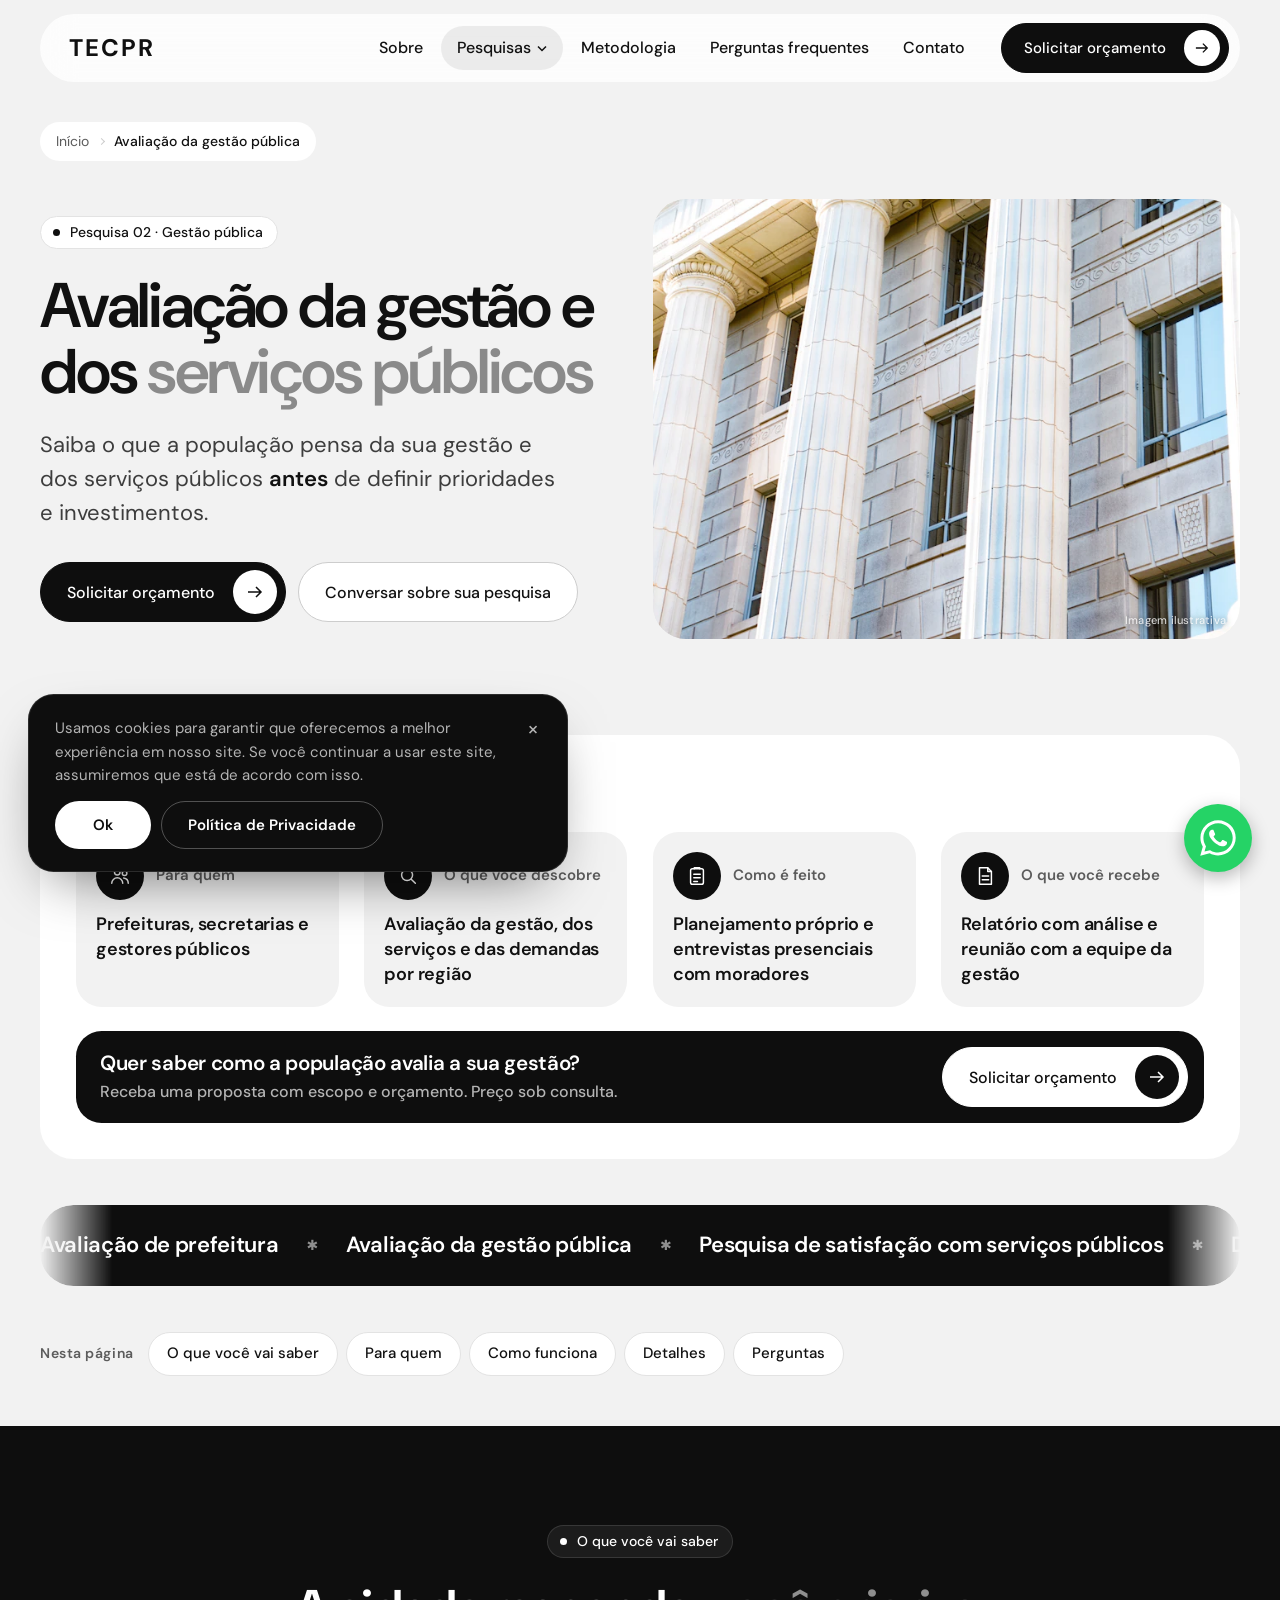
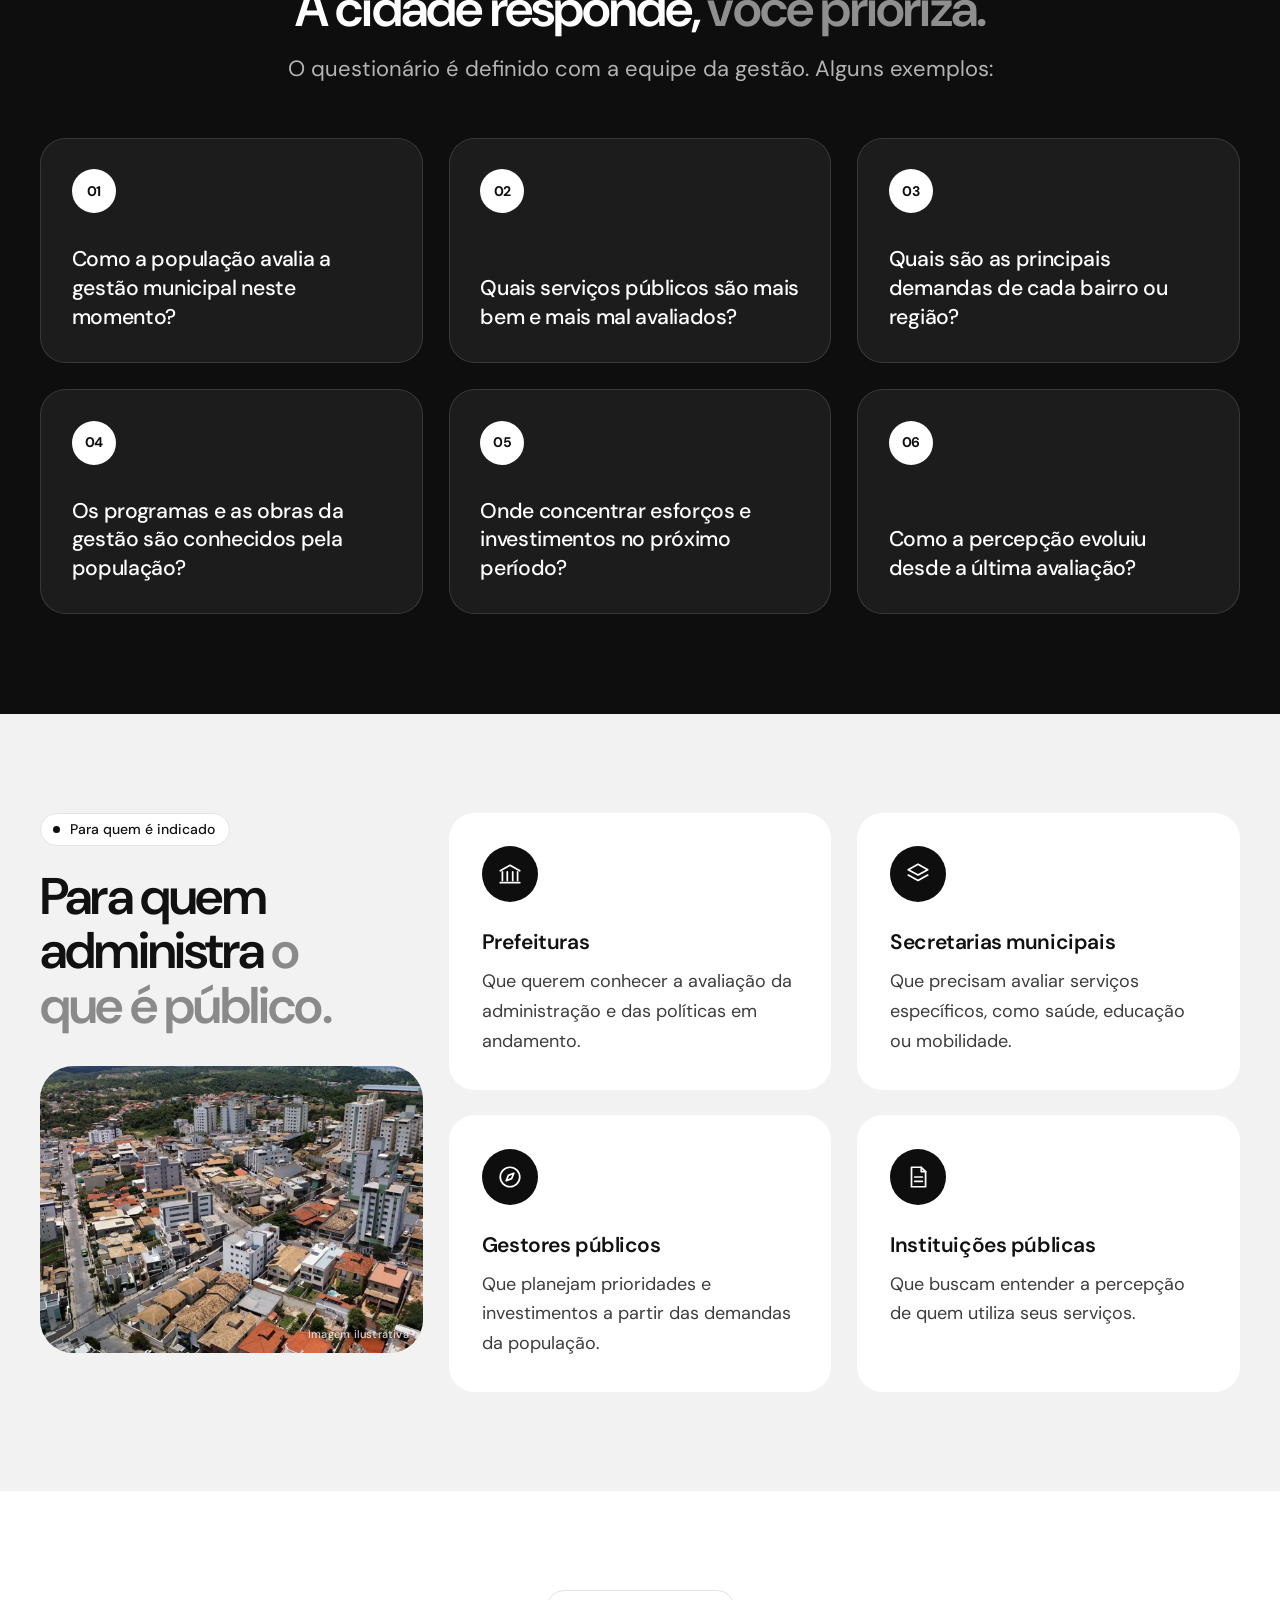
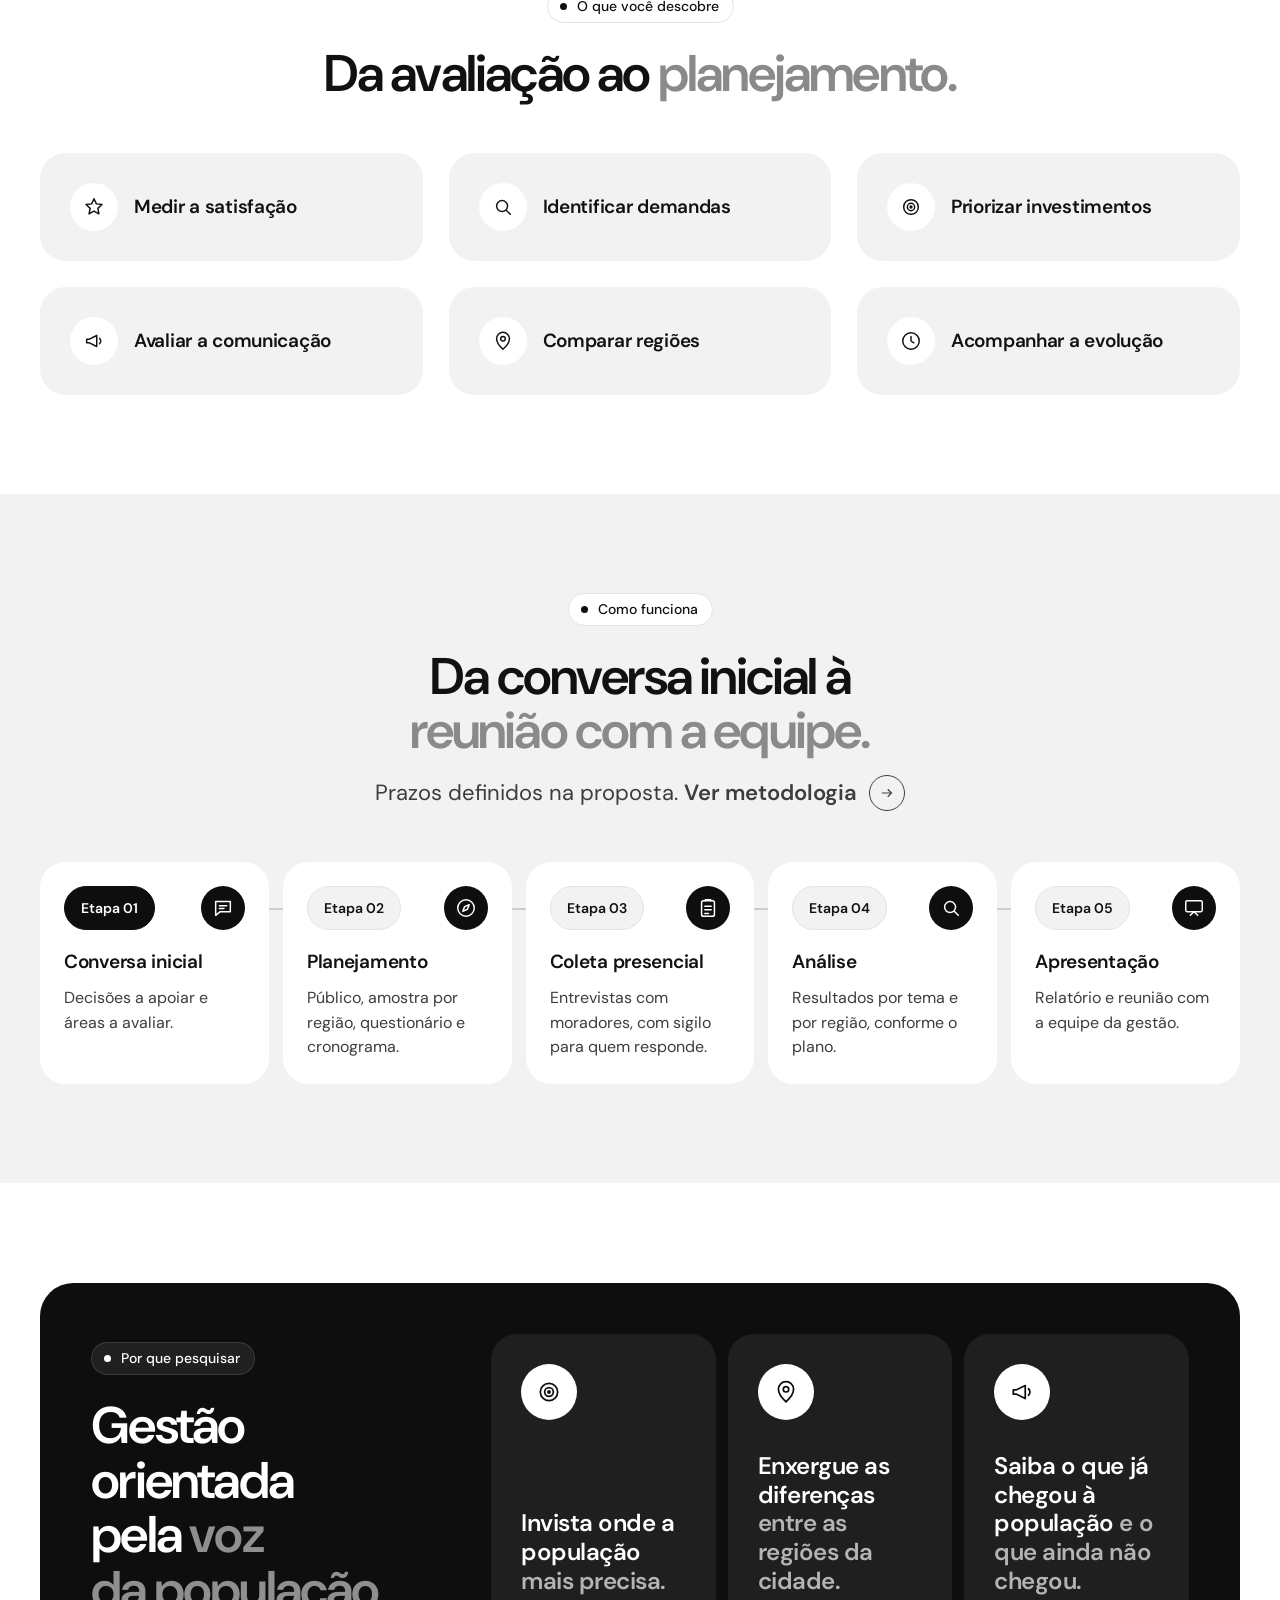
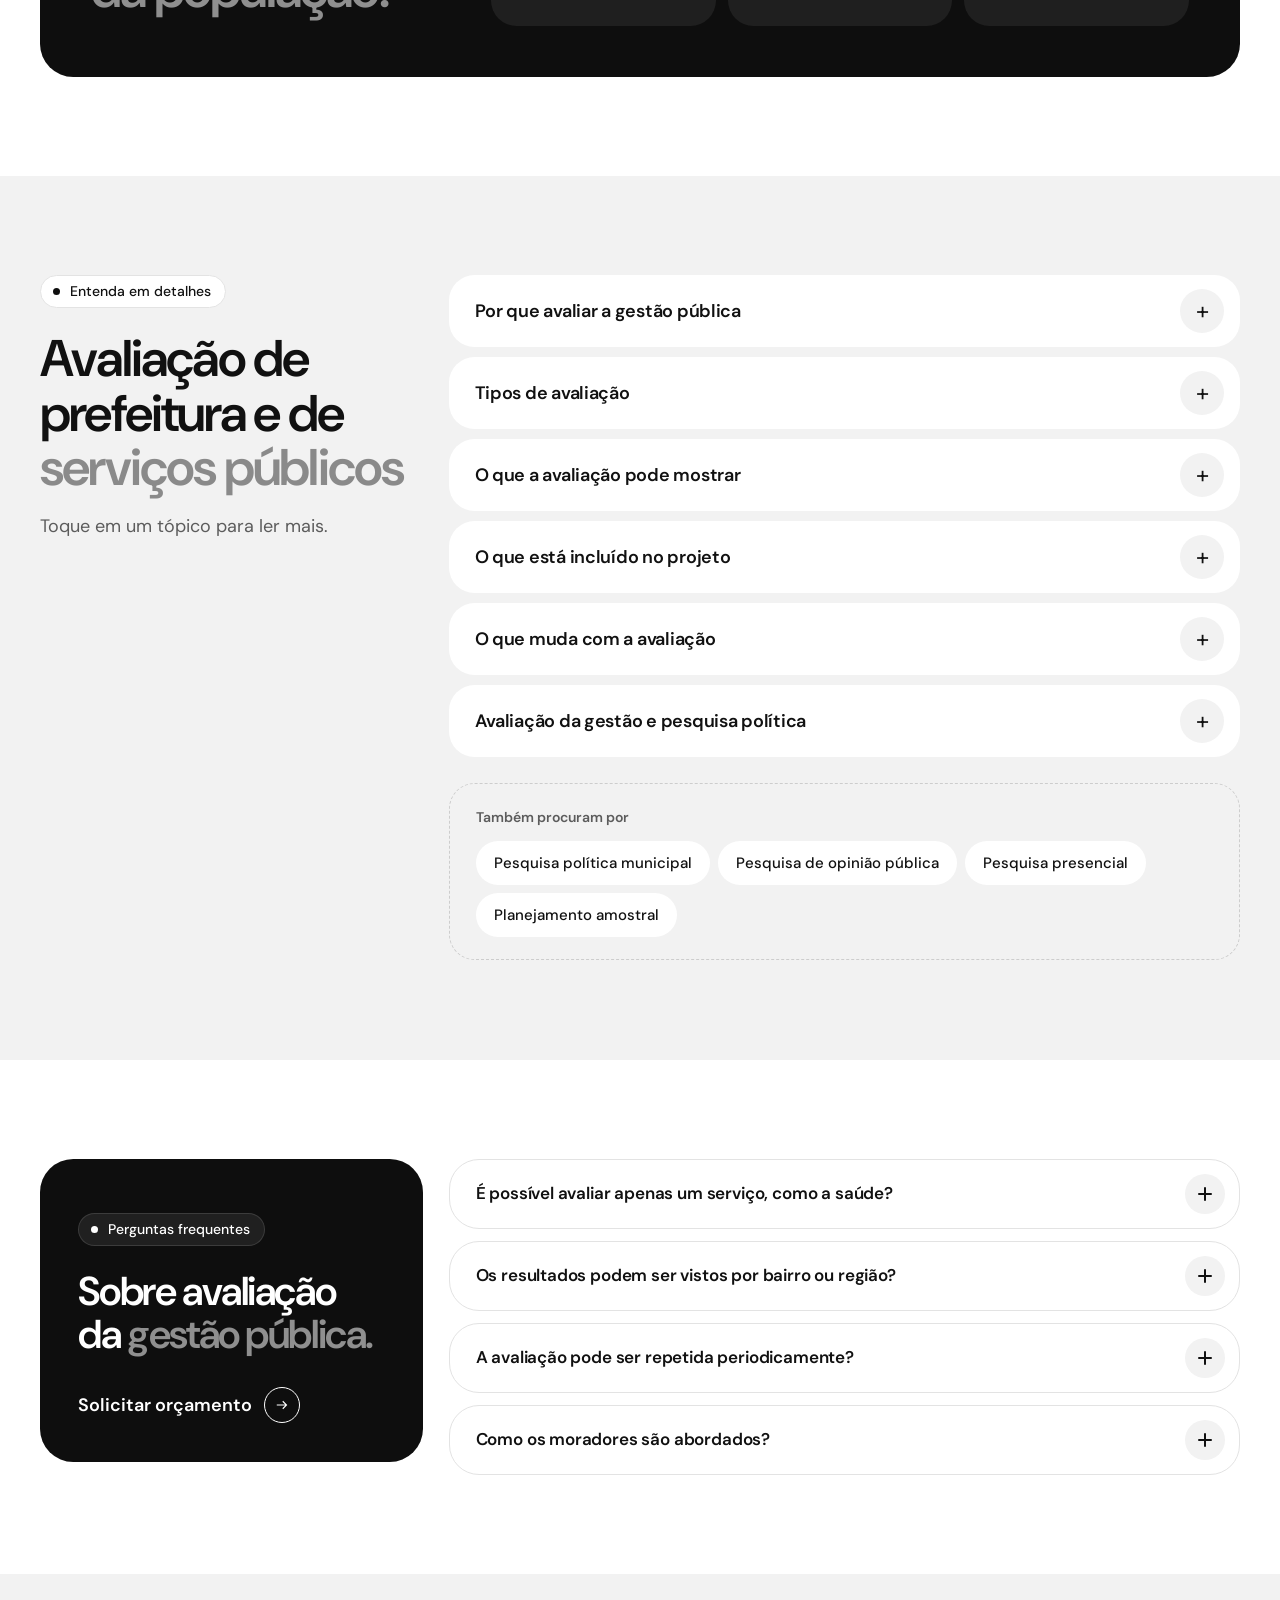
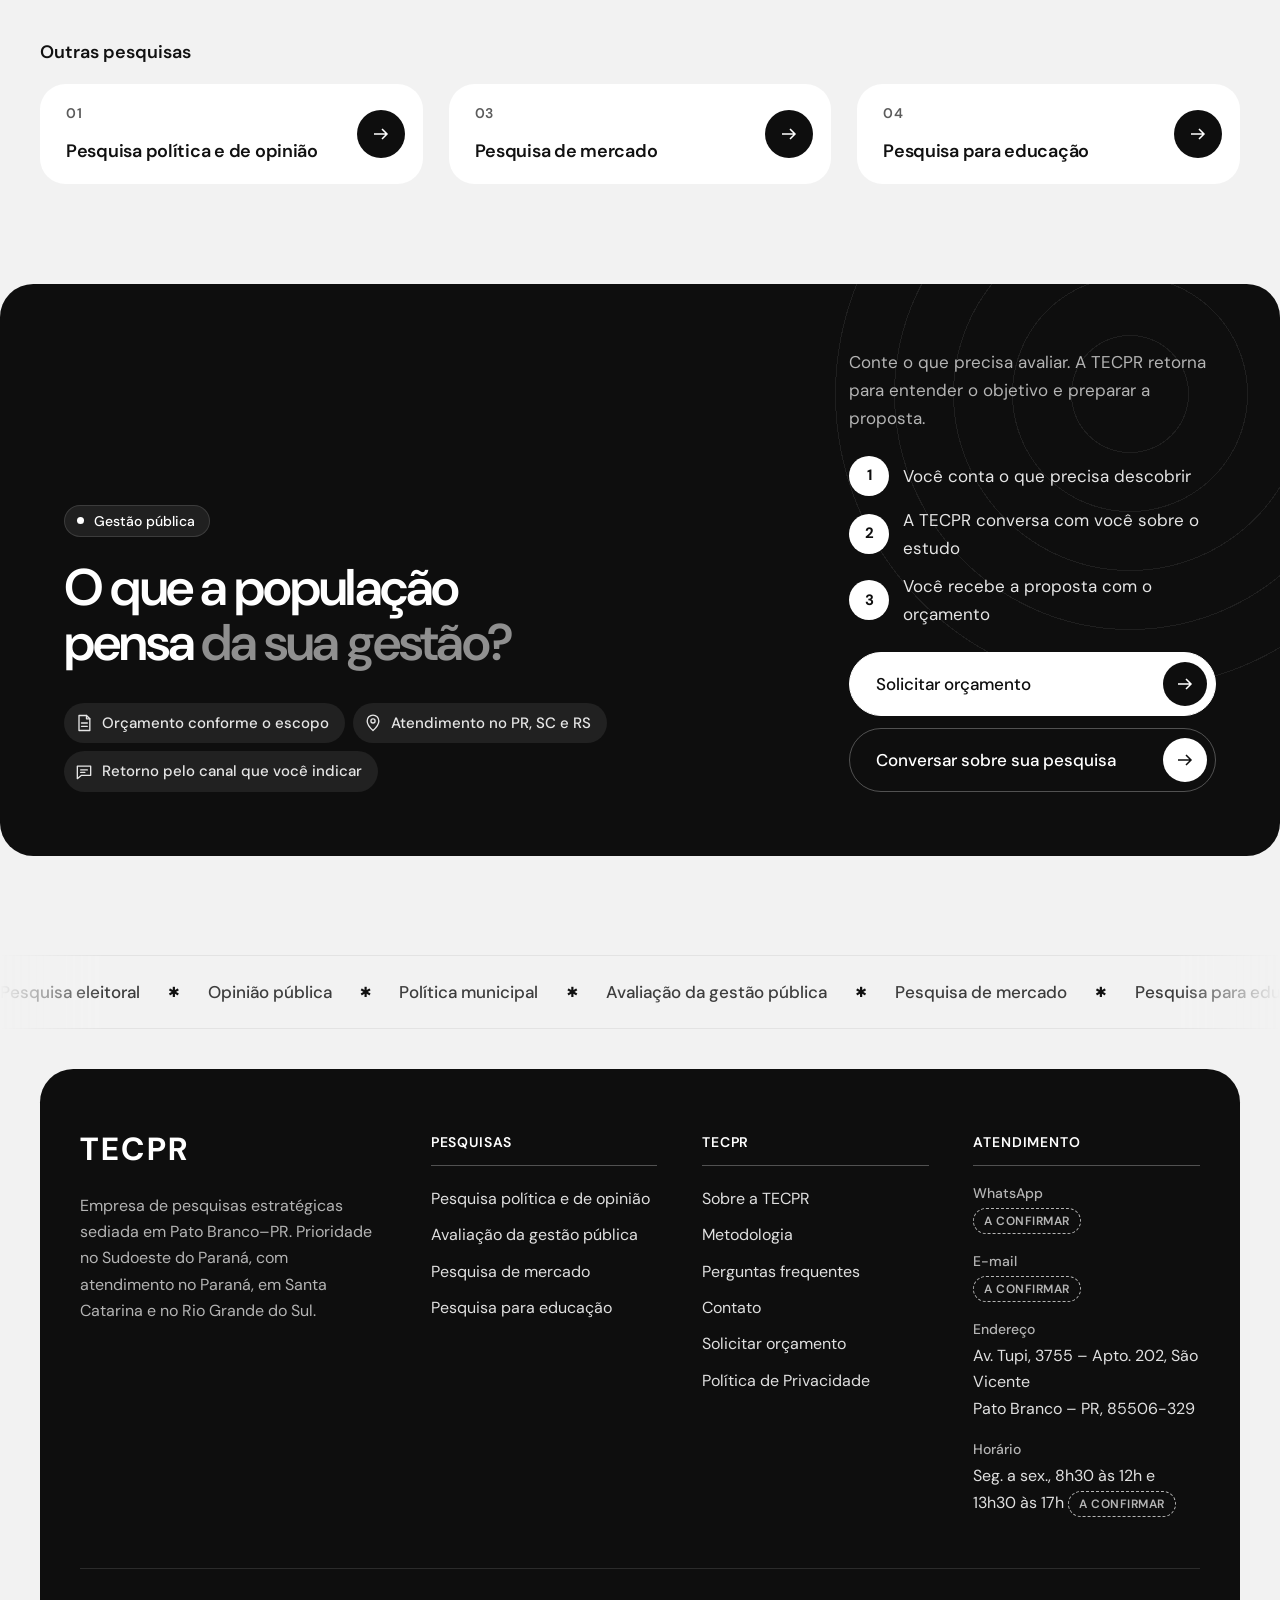
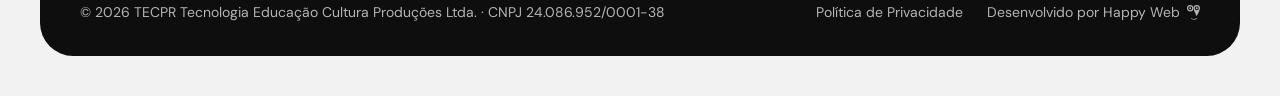
<file: avaliacao-gestao-publica/index.html>
<!doctype html>
<html lang="pt-BR">
<head>
  <meta charset="utf-8">
  <meta name="viewport" content="width=device-width, initial-scale=1">
  <title>Avaliação da gestão pública e de prefeituras | TECPR</title>
  <meta name="description" content="Pesquisa de avaliação de prefeitura, satisfação com serviços públicos e demandas da população para gestores do Paraná, Santa Catarina e Rio Grande do Sul.">
  <meta name="robots" content="index, follow">
  <link rel="canonical" href="https://tecpr.com.br/avaliacao-gestao-publica/">
  <meta name="theme-color" content="#111111">
  <meta property="og:type" content="website">
  <meta property="og:locale" content="pt_BR">
  <meta property="og:site_name" content="TECPR">
  <meta property="og:title" content="Avaliação da gestão pública e de prefeituras | TECPR">
  <meta property="og:description" content="Pesquisa de avaliação de prefeitura, satisfação com serviços públicos e demandas da população para gestores do Paraná, Santa Catarina e Rio Grande do Sul.">
  <meta property="og:url" content="https://tecpr.com.br/avaliacao-gestao-publica/">
  <meta property="og:image" content="https://tecpr.com.br/public/imagens/og-tecpr.png">
  <meta property="og:image:width" content="1200">
  <meta property="og:image:height" content="630">
  <meta property="og:image:type" content="image/png">
  <meta property="og:image:alt" content="TECPR — pesquisa estratégica">
  <meta name="twitter:card" content="summary_large_image">
  <link rel="icon" href="../public/icones/favicon.svg" type="image/svg+xml">
  <link rel="apple-touch-icon" href="../public/icones/apple-touch-icon.png">
  <link rel="preconnect" href="https://fonts.googleapis.com">
  <link rel="preconnect" href="https://fonts.gstatic.com" crossorigin>
  <link rel="stylesheet" href="https://fonts.googleapis.com/css2?family=DM+Sans:opsz,wght@9..40,400..700&amp;display=swap">
  <link rel="stylesheet" href="../css/normalize.css">
  <link rel="stylesheet" href="../css/reset.css">
  <link rel="stylesheet" href="../css/style-global.css">
  <link rel="stylesheet" href="../css/servicos.css">
  <script defer src="../js/funções-global.js"></script>
  <script type="application/ld+json">{"@context": "https://schema.org", "@type": "BreadcrumbList", "itemListElement": [{"@type": "ListItem", "position": 1, "name": "Início", "item": "https://tecpr.com.br/"}, {"@type": "ListItem", "position": 2, "name": "Avaliação da gestão pública", "item": "https://tecpr.com.br/avaliacao-gestao-publica/"}]}</script>
  <script type="application/ld+json">{"@context": "https://schema.org", "@type": "Service", "name": "Avaliação da gestão pública", "description": "Pesquisa de avaliação de prefeitura, satisfação com serviços públicos e demandas da população para gestores do Paraná, Santa Catarina e Rio Grande do Sul.", "url": "https://tecpr.com.br/avaliacao-gestao-publica/", "provider": {"@type": "ProfessionalService", "@id": "https://tecpr.com.br/#organizacao", "name": "TECPR"}, "areaServed": [{"@type": "State", "name": "Paraná"}, {"@type": "State", "name": "Santa Catarina"}, {"@type": "State", "name": "Rio Grande do Sul"}]}</script>
  <script type="application/ld+json">{"@context": "https://schema.org", "@type": "FAQPage", "mainEntity": [{"@type": "Question", "name": "É possível avaliar apenas um serviço, como a saúde?", "acceptedAnswer": {"@type": "Answer", "text": "Sim. O escopo pode abranger a gestão como um todo ou concentrar-se em uma área ou serviço específico. Essa definição é feita no planejamento, conforme a decisão que a pesquisa deve apoiar."}}, {"@type": "Question", "name": "Os resultados podem ser vistos por bairro ou região?", "acceptedAnswer": {"@type": "Answer", "text": "Quando esse recorte é necessário, ele é previsto no planejamento da amostra, para que cada região tenha entrevistas suficientes. O nível de detalhe possível é informado na proposta."}}, {"@type": "Question", "name": "A avaliação pode ser repetida periodicamente?", "acceptedAnswer": {"@type": "Answer", "text": "Sim. Repetir a pesquisa com o mesmo desenho permite comparar resultados e acompanhar a evolução da percepção da população ao longo do tempo."}}, {"@type": "Question", "name": "Como os moradores são abordados?", "acceptedAnswer": {"@type": "Answer", "text": "A coleta é presencial, feita por equipes orientadas para o estudo, com abordagem respeitosa e confidencialidade das respostas."}}]}</script>
</head>
<body class="pagina-avaliacao-gestao-publica">

<a class="pular-conteudo" href="#conteudo">Pular para o conteúdo</a>

<header class="cabecalho">
  <div class="container cabecalho__interno">
    <a class="logo" href="../" aria-label="TECPR — página inicial">TECPR</a>

    <nav class="navegacao" aria-label="Principal">
      <ul class="navegacao__lista">
        <li class="navegacao__item"><a class="navegacao__link" href="../sobre/">Sobre</a></li>
        <li class="navegacao__item navegacao__item--submenu is-ativo" data-aberto="false">
          <button class="navegacao__link" type="button" aria-expanded="false" aria-controls="submenu-pesquisas">Pesquisas <svg viewBox="0 0 10 10" fill="none" stroke="currentColor" stroke-width="1.5" aria-hidden="true"><path d="M1 3.5l4 4 4-4"/></svg></button>
          <div class="submenu" id="submenu-pesquisas"><a class="submenu__link" href="../pesquisa-politica-e-opiniao/"><span class="submenu__numero">01</span><span class="submenu__titulo">Pesquisa política e de opinião</span><span class="submenu__descricao">Cenário político, eleitoral e opinião pública no município.</span></a><a class="submenu__link" href="./" aria-current="page"><span class="submenu__numero">02</span><span class="submenu__titulo">Avaliação da gestão pública</span><span class="submenu__descricao">Percepção da população sobre a gestão e os serviços públicos.</span></a><a class="submenu__link" href="../pesquisa-de-mercado/"><span class="submenu__numero">03</span><span class="submenu__titulo">Pesquisa de mercado</span><span class="submenu__descricao">Demanda, viabilidade e satisfação para decisões empresariais.</span></a><a class="submenu__link" href="../pesquisa-para-educacao/"><span class="submenu__numero">04</span><span class="submenu__titulo">Pesquisa para educação</span><span class="submenu__descricao">Estudos para instituições de ensino e coleta de dados acadêmicos.</span></a></div>
        </li>
        <li class="navegacao__item"><a class="navegacao__link" href="../metodologia/">Metodologia</a></li>
        <li class="navegacao__item"><a class="navegacao__link" href="../perguntas-frequentes/">Perguntas frequentes</a></li>
        <li class="navegacao__item"><a class="navegacao__link" href="../contato/">Contato</a></li>
      </ul>
      <a class="botao" href="../contato/#formulario">Solicitar orçamento <svg class="botao__seta" viewBox="0 0 16 16" fill="none" stroke="currentColor" stroke-width="1.5" aria-hidden="true"><path d="M1 8h13M9 3l5 5-5 5"/></svg></a>
    </nav>

    <div class="cabecalho__acoes-mobile">
      <a class="botao-orcamento" href="../contato/#formulario">Orçamento</a>
      <button class="botao-menu" type="button" aria-expanded="false" aria-controls="menu-mobile" aria-label="Abrir menu">
        <span class="botao-menu__linhas" aria-hidden="true"></span>
      </button>
    </div>
  </div>
</header>

<div class="menu-mobile" id="menu-mobile" aria-hidden="true">
  <div class="container menu-mobile__conteudo">
    <nav aria-label="Menu móvel">
      <div class="menu-mobile__grupo">
        <span class="rotulo menu-mobile__titulo">Pesquisas</span>
        <a class="menu-mobile__link" href="../pesquisa-politica-e-opiniao/">Pesquisa política e de opinião <svg viewBox="0 0 16 16" fill="none" stroke="currentColor" stroke-width="1.5" aria-hidden="true"><path d="M1 8h13M9 3l5 5-5 5"/></svg></a><a class="menu-mobile__link" href="./" aria-current="page">Avaliação da gestão pública <svg viewBox="0 0 16 16" fill="none" stroke="currentColor" stroke-width="1.5" aria-hidden="true"><path d="M1 8h13M9 3l5 5-5 5"/></svg></a><a class="menu-mobile__link" href="../pesquisa-de-mercado/">Pesquisa de mercado <svg viewBox="0 0 16 16" fill="none" stroke="currentColor" stroke-width="1.5" aria-hidden="true"><path d="M1 8h13M9 3l5 5-5 5"/></svg></a><a class="menu-mobile__link" href="../pesquisa-para-educacao/">Pesquisa para educação <svg viewBox="0 0 16 16" fill="none" stroke="currentColor" stroke-width="1.5" aria-hidden="true"><path d="M1 8h13M9 3l5 5-5 5"/></svg></a>
      </div>
      <div class="menu-mobile__grupo">
        <span class="rotulo menu-mobile__titulo">TECPR</span>
        <a class="menu-mobile__link" href="../">Início <svg viewBox="0 0 16 16" fill="none" stroke="currentColor" stroke-width="1.5" aria-hidden="true"><path d="M1 8h13M9 3l5 5-5 5"/></svg></a>
        <a class="menu-mobile__link" href="../sobre/">Sobre <svg viewBox="0 0 16 16" fill="none" stroke="currentColor" stroke-width="1.5" aria-hidden="true"><path d="M1 8h13M9 3l5 5-5 5"/></svg></a>
        <a class="menu-mobile__link" href="../metodologia/">Metodologia <svg viewBox="0 0 16 16" fill="none" stroke="currentColor" stroke-width="1.5" aria-hidden="true"><path d="M1 8h13M9 3l5 5-5 5"/></svg></a>
        <a class="menu-mobile__link" href="../perguntas-frequentes/">Perguntas frequentes <svg viewBox="0 0 16 16" fill="none" stroke="currentColor" stroke-width="1.5" aria-hidden="true"><path d="M1 8h13M9 3l5 5-5 5"/></svg></a>
        <a class="menu-mobile__link" href="../contato/">Contato <svg viewBox="0 0 16 16" fill="none" stroke="currentColor" stroke-width="1.5" aria-hidden="true"><path d="M1 8h13M9 3l5 5-5 5"/></svg></a>
      </div>
    </nav>
    <div class="botoes">
      <a class="botao botao--claro botao--bloco" href="../contato/#formulario">Solicitar orçamento <svg class="botao__seta" viewBox="0 0 16 16" fill="none" stroke="currentColor" stroke-width="1.5" aria-hidden="true"><path d="M1 8h13M9 3l5 5-5 5"/></svg></a>
      <a class="botao botao--contorno-claro botao--bloco" href="../contato/" data-whatsapp-cta="menu">Conversar sobre sua pesquisa</a>
    </div>
    <div class="menu-mobile__rodape">
      <span>Pato Branco – PR · Atendimento no PR, SC e RS</span>
    </div>
  </div>
</div>

<main id="conteudo">
  <section class="hero-interno" aria-labelledby="pagina-titulo">
    <div class="container">
      <nav class="trilha" aria-label="Você está em">
        <ol>
          <li><a href="../">Início</a></li>
          <li><span aria-current="page">Avaliação da gestão pública</span></li>
        </ol>
      </nav>
      <div class="hero-interno__grade">
        <div class="hero-interno__texto">
          <p class="rotulo">Pesquisa 02 · Gestão pública</p>
          <h1 class="titulo-1" id="pagina-titulo">Avaliação da gestão e dos <em>serviços públicos</em></h1>
          <p class="lead">Saiba o que a população pensa da sua gestão e dos serviços públicos <strong>antes</strong> de definir prioridades e investimentos.</p>
          <div class="botoes">
            <a class="botao" href="../contato/?servico=gestao#formulario">Solicitar orçamento <svg class="botao__seta" viewBox="0 0 16 16" fill="none" stroke="currentColor" stroke-width="1.5" aria-hidden="true"><path d="M1 8h13M9 3l5 5-5 5"/></svg></a>
            <a class="botao botao--contorno" href="../contato/" data-whatsapp-cta="servico-gestao">Conversar sobre sua pesquisa</a>
          </div>
        </div>
        <figure class="foto hero-interno__figura">
          <div class="foto__moldura">
            <img src="../public/imagens/fotos/gestao-publica-colunas-1600.webp" srcset="../public/imagens/fotos/gestao-publica-colunas-800.webp 800w, ../public/imagens/fotos/gestao-publica-colunas-1600.webp 1600w, ../public/imagens/fotos/gestao-publica-colunas-2400.webp 2400w" sizes="(max-width: 900px) 100vw, 40vw" width="1600" height="1067" alt="Colunas da fachada de um edifício institucional" fetchpriority="high" decoding="async">
          </div>
          <figcaption class="foto__legenda"><span>Gestão pública</span><span>Imagem ilustrativa</span></figcaption>
        </figure>
      </div>
    </div>
  </section>

  <section class="resumo-secao" aria-labelledby="resumo-titulo">
    <div class="container">
      <div class="resumo-cartao revelar">
        <h2 class="resumo__titulo" id="resumo-titulo">Em resumo</h2>
        <dl class="resumo"><div class="resumo__item"><dt><span class="icone-circulo" aria-hidden="true"><svg class="icone" viewBox="0 0 24 24" fill="none" stroke="currentColor" stroke-width="1.6" stroke-linecap="round" stroke-linejoin="round" aria-hidden="true"><circle cx="9" cy="8" r="3"/><path d="M3 20c0-3.3 2.7-6 6-6s6 2.7 6 6"/><circle cx="17" cy="9" r="2.5"/><path d="M16 14.2c2.9.4 5 2.8 5 5.8"/></svg></span><span>Para quem</span></dt><dd>Prefeituras, secretarias e gestores públicos</dd></div><div class="resumo__item"><dt><span class="icone-circulo" aria-hidden="true"><svg class="icone" viewBox="0 0 24 24" fill="none" stroke="currentColor" stroke-width="1.6" stroke-linecap="round" stroke-linejoin="round" aria-hidden="true"><circle cx="11" cy="11" r="6"/><path d="M20 20l-4.5-4.5"/></svg></span><span>O que você descobre</span></dt><dd>Avaliação da gestão, dos serviços e das demandas por região</dd></div><div class="resumo__item"><dt><span class="icone-circulo" aria-hidden="true"><svg class="icone" viewBox="0 0 24 24" fill="none" stroke="currentColor" stroke-width="1.6" stroke-linecap="round" stroke-linejoin="round" aria-hidden="true"><rect x="5" y="4" width="14" height="17" rx="2"/><path d="M9 4V3h6v1M8.5 10h7M8.5 14h7M8.5 18h4"/></svg></span><span>Como é feito</span></dt><dd>Planejamento próprio e entrevistas presenciais com moradores</dd></div><div class="resumo__item"><dt><span class="icone-circulo" aria-hidden="true"><svg class="icone" viewBox="0 0 24 24" fill="none" stroke="currentColor" stroke-width="1.6" stroke-linecap="round" stroke-linejoin="round" aria-hidden="true"><path d="M6 3h9l4 4v14H6z"/><path d="M15 3v4h4M9 12h7M9 16h7"/></svg></span><span>O que você recebe</span></dt><dd>Relatório com análise e reunião com a equipe da gestão</dd></div></dl>
        <div class="resumo__rodape">
          <p class="resumo__chamada"><strong>Quer saber como a população avalia a sua gestão?</strong><span>Receba uma proposta com escopo e orçamento. Preço sob consulta.</span></p>
          <a class="botao botao--claro" href="../contato/?servico=gestao#formulario">Solicitar orçamento <svg class="botao__seta" viewBox="0 0 16 16" fill="none" stroke="currentColor" stroke-width="1.5" aria-hidden="true"><path d="M1 8h13M9 3l5 5-5 5"/></svg></a>
        </div>
      </div>
    </div>
  </section>

  <div class="faixa-palavras" role="region" aria-label="Temas de avaliação da gestão pública">
    <div class="faixa-palavras__trilho">
      <ul class="faixa-palavras__grupo">
        <li>Avaliação de prefeitura</li>
        <li>Avaliação da gestão pública</li>
        <li>Pesquisa de satisfação com serviços públicos</li>
        <li>Demandas da população</li>
        <li>Avaliação de serviços de saúde, educação e mobilidade</li>
        <li>Pesquisa para prefeituras no Sudoeste do Paraná</li>
        <li>Pato Branco – PR</li>
        <li>Paraná, Santa Catarina e Rio Grande do Sul</li>
      </ul>
      <ul class="faixa-palavras__grupo" aria-hidden="true">
        <li>Avaliação de prefeitura</li>
        <li>Avaliação da gestão pública</li>
        <li>Pesquisa de satisfação com serviços públicos</li>
        <li>Demandas da população</li>
        <li>Avaliação de serviços de saúde, educação e mobilidade</li>
        <li>Pesquisa para prefeituras no Sudoeste do Paraná</li>
        <li>Pato Branco – PR</li>
        <li>Paraná, Santa Catarina e Rio Grande do Sul</li>
      </ul>
    </div>
  </div>

  <nav class="indice-pagina" aria-label="Nesta página">
    <div class="container">
      <ul class="indice-pagina__lista">
        <li class="indice-pagina__rotulo mono">Nesta página</li>
        <li><a class="indice-pagina__link" href="#perguntas-do-estudo">O que você vai saber</a></li>
        <li><a class="indice-pagina__link" href="#para-quem">Para quem</a></li>
        <li><a class="indice-pagina__link" href="#como-funciona">Como funciona</a></li>
        <li><a class="indice-pagina__link" href="#detalhes">Detalhes</a></li>
        <li><a class="indice-pagina__link" href="#perguntas">Perguntas</a></li>
      </ul>
    </div>
  </nav>

  <section class="secao secao--escura" id="perguntas-do-estudo" aria-labelledby="questoes-titulo">
    <div class="container">
      <div class="cabeca-secao">
        <div class="cabeca-secao__titulo">
          <p class="rotulo revelar">O que você vai saber</p>
          <h2 class="titulo-2 revelar" id="questoes-titulo">A cidade responde, <em>você prioriza.</em></h2>
        </div>
        <p class="cabeca-secao__apoio revelar atraso-1">O questionário é definido com a equipe da gestão. Alguns exemplos:</p>
      </div>
      <ol class="perguntas">
        <li class="perguntas__item revelar"><span class="perguntas__numero">01</span>Como a população avalia a gestão municipal neste momento?</li>
        <li class="perguntas__item revelar atraso-1"><span class="perguntas__numero">02</span>Quais serviços públicos são mais bem e mais mal avaliados?</li>
        <li class="perguntas__item revelar"><span class="perguntas__numero">03</span>Quais são as principais demandas de cada bairro ou região?</li>
        <li class="perguntas__item revelar atraso-1"><span class="perguntas__numero">04</span>Os programas e as obras da gestão são conhecidos pela população?</li>
        <li class="perguntas__item revelar"><span class="perguntas__numero">05</span>Onde concentrar esforços e investimentos no próximo período?</li>
        <li class="perguntas__item revelar atraso-1"><span class="perguntas__numero">06</span>Como a percepção evoluiu desde a última avaliação?</li>
      </ol>
    </div>
  </section>

  <section class="secao" id="para-quem" aria-labelledby="para-quem-titulo">
    <div class="container grade">
      <div class="indicacao__cabeca">
        <p class="rotulo revelar">Para quem é indicado</p>
        <h2 class="titulo-2 revelar" id="para-quem-titulo">Para quem administra <em>o que é público.</em></h2>
        <figure class="foto indicacao__foto revelar">
          <div class="foto__moldura">
            <img src="../public/imagens/fotos/cidade-vista-aerea-800.webp" srcset="../public/imagens/fotos/cidade-vista-aerea-800.webp 800w, ../public/imagens/fotos/cidade-vista-aerea-1600.webp 1600w" sizes="(max-width: 960px) 100vw, 30vw" width="1600" height="900" alt="Vista aérea de bairros residenciais de uma cidade brasileira" loading="lazy" decoding="async">
          </div>
          <figcaption class="foto__legenda"><span>Demandas por região</span><span>Imagem ilustrativa</span></figcaption>
        </figure>
      </div>
      <ul class="indicacoes">
        <li class="indicacao revelar"><span class="icone-circulo cartao__icone" aria-hidden="true"><svg class="icone" viewBox="0 0 24 24" fill="none" stroke="currentColor" stroke-width="1.6" stroke-linecap="round" stroke-linejoin="round" aria-hidden="true"><path d="M3 9l9-5 9 5"/><path d="M5 10v8M9.5 10v8M14.5 10v8M19 10v8M3 20h18"/></svg></span><h3 class="indicacao__titulo">Prefeituras</h3><p>Que querem conhecer a avaliação da administração e das políticas em andamento.</p></li>
        <li class="indicacao revelar atraso-1"><span class="icone-circulo cartao__icone" aria-hidden="true"><svg class="icone" viewBox="0 0 24 24" fill="none" stroke="currentColor" stroke-width="1.6" stroke-linecap="round" stroke-linejoin="round" aria-hidden="true"><path d="M12 3l9 5-9 5-9-5z"/><path d="M3 13l9 5 9-5"/></svg></span><h3 class="indicacao__titulo">Secretarias municipais</h3><p>Que precisam avaliar serviços específicos, como saúde, educação ou mobilidade.</p></li>
        <li class="indicacao revelar"><span class="icone-circulo cartao__icone" aria-hidden="true"><svg class="icone" viewBox="0 0 24 24" fill="none" stroke="currentColor" stroke-width="1.6" stroke-linecap="round" stroke-linejoin="round" aria-hidden="true"><circle cx="12" cy="12" r="9"/><path d="M15.5 8.5l-2 5-5 2 2-5z"/></svg></span><h3 class="indicacao__titulo">Gestores públicos</h3><p>Que planejam prioridades e investimentos a partir das demandas da população.</p></li>
        <li class="indicacao revelar atraso-1"><span class="icone-circulo cartao__icone" aria-hidden="true"><svg class="icone" viewBox="0 0 24 24" fill="none" stroke="currentColor" stroke-width="1.6" stroke-linecap="round" stroke-linejoin="round" aria-hidden="true"><path d="M6 3h9l4 4v14H6z"/><path d="M15 3v4h4M9 12h7M9 16h7"/></svg></span><h3 class="indicacao__titulo">Instituições públicas</h3><p>Que buscam entender a percepção de quem utiliza seus serviços.</p></li>
      </ul>
    </div>
  </section>

  <section class="secao secao--suave" id="objetivos" aria-labelledby="objetivos-titulo">
    <div class="container">
      <div class="cabeca-secao">
        <div class="cabeca-secao__titulo">
          <p class="rotulo revelar">O que você descobre</p>
          <h2 class="titulo-2 revelar" id="objetivos-titulo">Da avaliação ao <em>planejamento.</em></h2>
        </div>
      </div>
      <ol class="objetivos objetivos--curtos">
        <li class="objetivo revelar"><span class="objetivo__numero" aria-hidden="true"><svg class="icone" viewBox="0 0 24 24" fill="none" stroke="currentColor" stroke-width="1.6" stroke-linecap="round" stroke-linejoin="round" aria-hidden="true"><path d="M12 3l2.6 5.6 6.1.7-4.5 4.2 1.2 6L12 16.6 6.6 19.5l1.2-6L3.3 9.3l6.1-.7z"/></svg></span><h3 class="objetivo__titulo">Medir a satisfação</h3></li>
        <li class="objetivo revelar atraso-1"><span class="objetivo__numero" aria-hidden="true"><svg class="icone" viewBox="0 0 24 24" fill="none" stroke="currentColor" stroke-width="1.6" stroke-linecap="round" stroke-linejoin="round" aria-hidden="true"><circle cx="11" cy="11" r="6"/><path d="M20 20l-4.5-4.5"/></svg></span><h3 class="objetivo__titulo">Identificar demandas</h3></li>
        <li class="objetivo revelar atraso-2"><span class="objetivo__numero" aria-hidden="true"><svg class="icone" viewBox="0 0 24 24" fill="none" stroke="currentColor" stroke-width="1.6" stroke-linecap="round" stroke-linejoin="round" aria-hidden="true"><circle cx="12" cy="12" r="8"/><circle cx="12" cy="12" r="4"/><circle cx="12" cy="12" r="1"/></svg></span><h3 class="objetivo__titulo">Priorizar investimentos</h3></li>
        <li class="objetivo revelar"><span class="objetivo__numero" aria-hidden="true"><svg class="icone" viewBox="0 0 24 24" fill="none" stroke="currentColor" stroke-width="1.6" stroke-linecap="round" stroke-linejoin="round" aria-hidden="true"><path d="M4 10v4h3l8 4V6L7 10z"/><path d="M18 9a4 4 0 0 1 0 6"/></svg></span><h3 class="objetivo__titulo">Avaliar a comunicação</h3></li>
        <li class="objetivo revelar atraso-1"><span class="objetivo__numero" aria-hidden="true"><svg class="icone" viewBox="0 0 24 24" fill="none" stroke="currentColor" stroke-width="1.6" stroke-linecap="round" stroke-linejoin="round" aria-hidden="true"><path d="M12 21s-7-6.2-7-11.5A7 7 0 0 1 19 9.5C19 14.8 12 21 12 21z"/><circle cx="12" cy="9.5" r="2.5"/></svg></span><h3 class="objetivo__titulo">Comparar regiões</h3></li>
        <li class="objetivo revelar atraso-2"><span class="objetivo__numero" aria-hidden="true"><svg class="icone" viewBox="0 0 24 24" fill="none" stroke="currentColor" stroke-width="1.6" stroke-linecap="round" stroke-linejoin="round" aria-hidden="true"><circle cx="12" cy="12" r="9"/><path d="M12 7v5l3 2"/></svg></span><h3 class="objetivo__titulo">Acompanhar a evolução</h3></li>
      </ol>
    </div>
  </section>

  <section class="secao" id="como-funciona" aria-labelledby="funciona-titulo">
    <div class="container">
      <div class="cabeca-secao">
        <div class="cabeca-secao__titulo">
          <p class="rotulo revelar">Como funciona</p>
          <h2 class="titulo-2 revelar" id="funciona-titulo">Da conversa inicial à <em>reunião com a equipe.</em></h2>
        </div>
        <p class="cabeca-secao__apoio revelar atraso-1">Prazos definidos na proposta. <a class="link-seta" href="../metodologia/">Ver metodologia <svg viewBox="0 0 16 16" fill="none" stroke="currentColor" stroke-width="1.5" aria-hidden="true"><path d="M1 8h13M9 3l5 5-5 5"/></svg></a></p>
      </div>
      <div class="etapas" data-etapas>
        <span class="etapas__progresso" aria-hidden="true"><span></span></span>
        <ol class="etapas__lista">
          <li class="etapa"><span class="icone-circulo etapa__icone" aria-hidden="true"><svg class="icone" viewBox="0 0 24 24" fill="none" stroke="currentColor" stroke-width="1.6" stroke-linecap="round" stroke-linejoin="round" aria-hidden="true"><path d="M4 5h16v11H9l-5 4z"/><path d="M8 9.5h8M8 12.5h5"/></svg></span><span class="etapa__numero">Etapa 01</span><h3 class="etapa__titulo">Conversa inicial</h3><p class="etapa__texto">Decisões a apoiar e áreas a avaliar.</p></li>
          <li class="etapa"><span class="icone-circulo etapa__icone" aria-hidden="true"><svg class="icone" viewBox="0 0 24 24" fill="none" stroke="currentColor" stroke-width="1.6" stroke-linecap="round" stroke-linejoin="round" aria-hidden="true"><circle cx="12" cy="12" r="9"/><path d="M15.5 8.5l-2 5-5 2 2-5z"/></svg></span><span class="etapa__numero">Etapa 02</span><h3 class="etapa__titulo">Planejamento</h3><p class="etapa__texto">Público, amostra por região, questionário e cronograma.</p></li>
          <li class="etapa"><span class="icone-circulo etapa__icone" aria-hidden="true"><svg class="icone" viewBox="0 0 24 24" fill="none" stroke="currentColor" stroke-width="1.6" stroke-linecap="round" stroke-linejoin="round" aria-hidden="true"><rect x="5" y="4" width="14" height="17" rx="2"/><path d="M9 4V3h6v1M8.5 10h7M8.5 14h7M8.5 18h4"/></svg></span><span class="etapa__numero">Etapa 03</span><h3 class="etapa__titulo">Coleta presencial</h3><p class="etapa__texto">Entrevistas com moradores, com sigilo para quem responde.</p></li>
          <li class="etapa"><span class="icone-circulo etapa__icone" aria-hidden="true"><svg class="icone" viewBox="0 0 24 24" fill="none" stroke="currentColor" stroke-width="1.6" stroke-linecap="round" stroke-linejoin="round" aria-hidden="true"><circle cx="11" cy="11" r="6"/><path d="M20 20l-4.5-4.5"/></svg></span><span class="etapa__numero">Etapa 04</span><h3 class="etapa__titulo">Análise</h3><p class="etapa__texto">Resultados por tema e por região, conforme o plano.</p></li>
          <li class="etapa"><span class="icone-circulo etapa__icone" aria-hidden="true"><svg class="icone" viewBox="0 0 24 24" fill="none" stroke="currentColor" stroke-width="1.6" stroke-linecap="round" stroke-linejoin="round" aria-hidden="true"><rect x="3" y="4" width="18" height="12" rx="1.5"/><path d="M8 20l4-4 4 4"/></svg></span><span class="etapa__numero">Etapa 05</span><h3 class="etapa__titulo">Apresentação</h3><p class="etapa__texto">Relatório e reunião com a equipe da gestão.</p></li>
        </ol>
      </div>
    </div>
  </section>

  <section class="secao secao--suave destaques-secao" aria-labelledby="destaques-titulo">
    <div class="container">
      <div class="destaques revelar">
        <div class="destaques__cabeca">
          <p class="rotulo">Por que pesquisar</p>
          <h2 class="titulo-2" id="destaques-titulo">Gestão orientada pela <em>voz da população.</em></h2>
        </div>
        <ul class="destaques__lista">
          <li class="destaque"><span class="icone-circulo" aria-hidden="true"><svg class="icone" viewBox="0 0 24 24" fill="none" stroke="currentColor" stroke-width="1.6" stroke-linecap="round" stroke-linejoin="round" aria-hidden="true"><circle cx="12" cy="12" r="8"/><circle cx="12" cy="12" r="4"/><circle cx="12" cy="12" r="1"/></svg></span><p>Invista onde a população <em>mais precisa.</em></p></li>
          <li class="destaque"><span class="icone-circulo" aria-hidden="true"><svg class="icone" viewBox="0 0 24 24" fill="none" stroke="currentColor" stroke-width="1.6" stroke-linecap="round" stroke-linejoin="round" aria-hidden="true"><path d="M12 21s-7-6.2-7-11.5A7 7 0 0 1 19 9.5C19 14.8 12 21 12 21z"/><circle cx="12" cy="9.5" r="2.5"/></svg></span><p>Enxergue as diferenças <em>entre as regiões da cidade.</em></p></li>
          <li class="destaque"><span class="icone-circulo" aria-hidden="true"><svg class="icone" viewBox="0 0 24 24" fill="none" stroke="currentColor" stroke-width="1.6" stroke-linecap="round" stroke-linejoin="round" aria-hidden="true"><path d="M4 10v4h3l8 4V6L7 10z"/><path d="M18 9a4 4 0 0 1 0 6"/></svg></span><p>Saiba o que já chegou à população <em>e o que ainda não chegou.</em></p></li>
        </ul>
      </div>
    </div>
  </section>

  <section class="secao detalhes" id="detalhes" aria-labelledby="detalhes-titulo">
    <div class="container grade">
      <div class="detalhes__cabeca">
        <p class="rotulo revelar">Entenda em detalhes</p>
        <h2 class="titulo-2 revelar" id="detalhes-titulo">Avaliação de prefeitura e de <em>serviços públicos</em></h2>
        <p class="detalhes__dica revelar atraso-1">Toque em um tópico para ler mais.</p>
      </div>
      <div class="detalhes__lista">
        <details class="detalhe revelar">
          <summary>Por que avaliar a gestão pública</summary>
          <div class="detalhe__conteudo">
            <p>Recursos são limitados e as demandas, muitas. A avaliação da gestão pública mostra como a população percebe a administração e os serviços prestados — e onde estão as necessidades mais sentidas.</p>
            <p>A TECPR realiza <strong>pesquisas de avaliação para prefeituras, secretarias e instituições públicas</strong>, com <strong>prioridade no Sudoeste do Paraná</strong> e atendimento em municípios do Paraná, de Santa Catarina e do Rio Grande do Sul. O estudo pode abranger a gestão como um todo ou concentrar-se em áreas e serviços específicos.</p>
          </div>
        </details>
        <details class="detalhe revelar">
          <summary>Tipos de avaliação</summary>
          <div class="detalhe__conteudo">
            <ul>
              <li><strong>Avaliação da gestão municipal:</strong> percepção geral sobre a administração.</li>
              <li><strong>Satisfação com serviços públicos:</strong> saúde, educação, mobilidade, infraestrutura e outros.</li>
              <li><strong>Demandas da população:</strong> o que as pessoas consideram prioritário em cada região.</li>
              <li><strong>Percepção das ações:</strong> se programas e obras são conhecidos e como são avaliados.</li>
            </ul>
          </div>
        </details>
        <details class="detalhe revelar">
          <summary>O que a avaliação pode mostrar</summary>
          <div class="detalhe__conteudo">
            <ul>
              <li><strong>Medir a satisfação:</strong> com a gestão e com cada serviço público avaliado.</li>
              <li><strong>Identificar demandas:</strong> levantar o que a população considera mais urgente.</li>
              <li><strong>Priorizar investimentos:</strong> apoiar decisões sobre onde concentrar recursos.</li>
              <li><strong>Avaliar a comunicação:</strong> verificar se as ações da gestão chegam às pessoas.</li>
              <li><strong>Comparar regiões:</strong> entender diferenças de percepção dentro do município.</li>
              <li><strong>Acompanhar a evolução:</strong> repetir a avaliação para observar mudanças ao longo do tempo.</li>
            </ul>
          </div>
        </details>
        <details class="detalhe revelar">
          <summary>O que está incluído no projeto</summary>
          <div class="detalhe__conteudo">
            <ul>
              <li><strong>Planejamento do estudo:</strong> proposta com objetivos, áreas avaliadas, amostra e cronograma.</li>
              <li><strong>Coleta presencial:</strong> entrevistas realizadas por equipes orientadas para o estudo.</li>
              <li><strong>Relatório com análise:</strong> resultados organizados por tema e interpretados à luz dos objetivos.</li>
              <li><strong>Reunião de apresentação:</strong> encontro com a equipe da gestão para discutir os resultados.</li>
            </ul>
            <p>Preço sob consulta, conforme o escopo definido na proposta.</p>
          </div>
        </details>
        <details class="detalhe revelar">
          <summary>O que muda com a avaliação</summary>
          <div class="detalhe__conteudo">
            <ul>
              <li><strong>Prioridades fundamentadas:</strong> decisões de investimento apoiadas na percepção de quem usa os serviços.</li>
              <li><strong>Visão por região:</strong> diferenças entre bairros e localidades ficam visíveis quando previstas no planejamento.</li>
              <li><strong>Comunicação mais precisa:</strong> saber o que a população conhece — e o que ainda não chegou até ela.</li>
              <li><strong>Base para acompanhamento:</strong> uma referência para comparar avaliações futuras.</li>
            </ul>
          </div>
        </details>
        <details class="detalhe revelar">
          <summary>Avaliação da gestão e pesquisa política</summary>
          <div class="detalhe__conteudo">
            <p>Para lideranças que precisam também do cenário político, a <a href="../pesquisa-politica-e-opiniao/">pesquisa política e de opinião</a> complementa a leitura.</p>
          </div>
        </details>

        <div class="tambem-procuram revelar">
          <p class="tambem-procuram__titulo">Também procuram por</p>
          <ul>
            <li><a href="../pesquisa-politica-e-opiniao/">Pesquisa política municipal</a></li>
            <li><a href="../pesquisa-politica-e-opiniao/">Pesquisa de opinião pública</a></li>
            <li><a href="../metodologia/">Pesquisa presencial</a></li>
            <li><a href="../metodologia/#etapas">Planejamento amostral</a></li>
          </ul>
        </div>
      </div>
    </div>
  </section>

  <section class="secao secao--suave" id="perguntas" aria-labelledby="faq-titulo">
    <div class="container faq">
      <div class="faq__cabeca">
        <p class="rotulo revelar">Perguntas frequentes</p>
        <h2 class="titulo-2 revelar" id="faq-titulo">Sobre avaliação da <em>gestão pública.</em></h2>
        <a class="link-seta revelar atraso-1" href="../contato/?servico=gestao#formulario">Solicitar orçamento <svg viewBox="0 0 16 16" fill="none" stroke="currentColor" stroke-width="1.5" aria-hidden="true"><path d="M1 8h13M9 3l5 5-5 5"/></svg></a>
      </div>
      <div class="faq__lista">
        <div class="faq__item">
          <h3 class="faq__pergunta"><button class="faq__botao" type="button" aria-expanded="false" aria-controls="faq-1"><span class="faq__texto">É possível avaliar apenas um serviço, como a saúde?</span><span class="faq__icone" aria-hidden="true"></span></button></h3>
          <div class="faq__resposta" id="faq-1" data-aberta="false"><div><p>Sim. O escopo pode abranger a gestão como um todo ou concentrar-se em uma área ou serviço específico. Essa definição é feita no planejamento, conforme a decisão que a pesquisa deve apoiar.</p></div></div>
        </div>
        <div class="faq__item">
          <h3 class="faq__pergunta"><button class="faq__botao" type="button" aria-expanded="false" aria-controls="faq-2"><span class="faq__texto">Os resultados podem ser vistos por bairro ou região?</span><span class="faq__icone" aria-hidden="true"></span></button></h3>
          <div class="faq__resposta" id="faq-2" data-aberta="false"><div><p>Quando esse recorte é necessário, ele é previsto no planejamento da amostra, para que cada região tenha entrevistas suficientes. O nível de detalhe possível é informado na proposta.</p></div></div>
        </div>
        <div class="faq__item">
          <h3 class="faq__pergunta"><button class="faq__botao" type="button" aria-expanded="false" aria-controls="faq-3"><span class="faq__texto">A avaliação pode ser repetida periodicamente?</span><span class="faq__icone" aria-hidden="true"></span></button></h3>
          <div class="faq__resposta" id="faq-3" data-aberta="false"><div><p>Sim. Repetir a pesquisa com o mesmo desenho permite comparar resultados e acompanhar a evolução da percepção da população ao longo do tempo.</p></div></div>
        </div>
        <div class="faq__item">
          <h3 class="faq__pergunta"><button class="faq__botao" type="button" aria-expanded="false" aria-controls="faq-4"><span class="faq__texto">Como os moradores são abordados?</span><span class="faq__icone" aria-hidden="true"></span></button></h3>
          <div class="faq__resposta" id="faq-4" data-aberta="false"><div><p>A coleta é presencial, feita por equipes orientadas para o estudo, com abordagem respeitosa e confidencialidade das respostas.</p></div></div>
        </div>
      </div>
    </div>
  </section>

  <nav class="outras-pesquisas" aria-labelledby="outras-titulo">
    <div class="container">
      <h2 class="mono outras-pesquisas__titulo" id="outras-titulo">Outras pesquisas</h2>
      <ul class="outras-pesquisas__lista">
        <li><a class="outra" href="../pesquisa-politica-e-opiniao/"><span class="mono">01</span><span>Pesquisa política e de opinião</span><svg viewBox="0 0 16 16" fill="none" stroke="currentColor" stroke-width="1.5" aria-hidden="true"><path d="M1 8h13M9 3l5 5-5 5"/></svg></a></li>
        <li><a class="outra" href="../pesquisa-de-mercado/"><span class="mono">03</span><span>Pesquisa de mercado</span><svg viewBox="0 0 16 16" fill="none" stroke="currentColor" stroke-width="1.5" aria-hidden="true"><path d="M1 8h13M9 3l5 5-5 5"/></svg></a></li>
        <li><a class="outra" href="../pesquisa-para-educacao/"><span class="mono">04</span><span>Pesquisa para educação</span><svg viewBox="0 0 16 16" fill="none" stroke="currentColor" stroke-width="1.5" aria-hidden="true"><path d="M1 8h13M9 3l5 5-5 5"/></svg></a></li>
      </ul>
    </div>
  </nav>

  <section class="chamada-final" aria-labelledby="chamada-titulo">
    <div class="container chamada-final__grade">
      <div class="chamada-final__titulo">
        <p class="rotulo revelar">Gestão pública</p>
        <h2 class="titulo-1 revelar" id="chamada-titulo">O que a população pensa <em>da sua gestão?</em></h2>
        <ul class="chamada-final__selos revelar atraso-1">
          <li><svg class="icone" viewBox="0 0 24 24" fill="none" stroke="currentColor" stroke-width="1.6" stroke-linecap="round" stroke-linejoin="round" aria-hidden="true"><path d="M6 3h9l4 4v14H6z"/><path d="M15 3v4h4M9 12h7M9 16h7"/></svg> Orçamento conforme o escopo</li>
          <li><svg class="icone" viewBox="0 0 24 24" fill="none" stroke="currentColor" stroke-width="1.6" stroke-linecap="round" stroke-linejoin="round" aria-hidden="true"><path d="M12 21s-7-6.2-7-11.5A7 7 0 0 1 19 9.5C19 14.8 12 21 12 21z"/><circle cx="12" cy="9.5" r="2.5"/></svg> Atendimento no PR, SC e RS</li>
          <li><svg class="icone" viewBox="0 0 24 24" fill="none" stroke="currentColor" stroke-width="1.6" stroke-linecap="round" stroke-linejoin="round" aria-hidden="true"><path d="M4 5h16v11H9l-5 4z"/><path d="M8 9.5h8M8 12.5h5"/></svg> Retorno pelo canal que você indicar</li>
        </ul>
      </div>
      <div class="chamada-final__acoes revelar atraso-1">
        <p>Conte o que precisa avaliar. A TECPR retorna para entender o objetivo e preparar a proposta.</p>
          <ol class="passos-orcamento" aria-label="Como pedir um orçamento">
            <li><span>1</span>Você conta o que precisa descobrir</li>
            <li><span>2</span>A TECPR conversa com você sobre o estudo</li>
            <li><span>3</span>Você recebe a proposta com o orçamento</li>
          </ol>
        <div class="botoes">
          <a class="botao botao--claro" href="../contato/?servico=gestao#formulario">Solicitar orçamento <svg class="botao__seta" viewBox="0 0 16 16" fill="none" stroke="currentColor" stroke-width="1.5" aria-hidden="true"><path d="M1 8h13M9 3l5 5-5 5"/></svg></a>
          <a class="botao botao--contorno-claro" href="../contato/" data-whatsapp-cta="chamada-gestao">Conversar sobre sua pesquisa <svg class="botao__seta" viewBox="0 0 16 16" fill="none" stroke="currentColor" stroke-width="1.5" aria-hidden="true"><path d="M1 8h13M9 3l5 5-5 5"/></svg></a>
        </div>
      </div>
    </div>
  </section>

</main>

<div class="faixa-temas" aria-hidden="true"><div class="faixa-temas__trilho"><div class="faixa-temas__grupo"><span>Pesquisa eleitoral</span><span>Opinião pública</span><span>Política municipal</span><span>Avaliação da gestão pública</span><span>Pesquisa de mercado</span><span>Pesquisa para educação</span><span>Coleta de dados acadêmicos</span><span>Sudoeste do Paraná</span></div><div class="faixa-temas__grupo"><span>Pesquisa eleitoral</span><span>Opinião pública</span><span>Política municipal</span><span>Avaliação da gestão pública</span><span>Pesquisa de mercado</span><span>Pesquisa para educação</span><span>Coleta de dados acadêmicos</span><span>Sudoeste do Paraná</span></div></div></div>

<footer class="rodape">
  <div class="container">
    <div class="rodape__topo">
      <div class="rodape__marca">
        <a class="logo logo--branco" href="../" aria-label="TECPR — página inicial">TECPR</a>
        <p>Empresa de pesquisas estratégicas sediada em Pato Branco–PR. Prioridade no Sudoeste do Paraná, com atendimento no Paraná, em Santa Catarina e no Rio Grande do Sul.</p>
      </div>

      <nav class="rodape__coluna" aria-label="Pesquisas">
        <span class="rotulo rotulo--sem-traco rodape__titulo">Pesquisas</span>
        <ul class="rodape__lista"><li><a href="../pesquisa-politica-e-opiniao/">Pesquisa política e de opinião</a></li><li><a href="./">Avaliação da gestão pública</a></li><li><a href="../pesquisa-de-mercado/">Pesquisa de mercado</a></li><li><a href="../pesquisa-para-educacao/">Pesquisa para educação</a></li></ul>
      </nav>

      <nav class="rodape__coluna" aria-label="Institucional">
        <span class="rotulo rotulo--sem-traco rodape__titulo">TECPR</span>
        <ul class="rodape__lista">
          <li><a href="../sobre/">Sobre a TECPR</a></li>
          <li><a href="../metodologia/">Metodologia</a></li>
          <li><a href="../perguntas-frequentes/">Perguntas frequentes</a></li>
          <li><a href="../contato/">Contato</a></li>
          <li><a href="../contato/#formulario">Solicitar orçamento</a></li>
          <li><a href="../politica-de-privacidade/">Política de Privacidade</a></li>
        </ul>
      </nav>

      <div class="rodape__coluna rodape__coluna--larga">
        <span class="rotulo rotulo--sem-traco rodape__titulo">Atendimento</span>
        <dl class="rodape__contato">
          <div><dt>WhatsApp</dt><dd data-contato="whatsapp"><span class="pendente" data-pendente>A confirmar</span></dd></div>
          <div><dt>E-mail</dt><dd data-contato="email"><span class="pendente" data-pendente>A confirmar</span></dd></div>
          <div><dt>Endereço</dt><dd>Av. Tupi, 3755 – Apto. 202, São Vicente<br>Pato Branco – PR, 85506-329</dd></div>
          <div><dt>Horário</dt><dd>Seg. a sex., 8h30 às 12h e 13h30 às 17h <span class="pendente" data-pendente>A confirmar</span></dd></div>
        </dl>
      </div>
    </div>

    <div class="rodape__base">
      <span>© <span data-ano>2026</span> TECPR Tecnologia Educação Cultura Produções Ltda. · CNPJ 24.086.952/0001-38</span>
      <span class="rodape__assinatura">
        <a href="../politica-de-privacidade/">Política de Privacidade</a>
        <a class="rodape__happy" href="https://happyweb.com.br/" target="_blank" rel="noopener noreferrer">Desenvolvido por Happy Web <svg viewBox="0 0 217.3 246.55" aria-hidden="true" focusable="false"><path d="M119.38,246.55c-27,0-47.76-16.75-48.08-17a5.21,5.21,0,0,1,6.63-8c1.7,1.39,42,33.63,80.51-1.78a5.22,5.22,0,0,1,7.06,7.68c-15.7,14.43-31.79,19.16-46.12,19.16"/><path d="M163.5,0a53.79,53.79,0,0,0-53.79,53.79c0,26.77,43.67,114.64,52.32,131.77a1.65,1.65,0,0,0,2.95,0c8.65-17.13,52.32-105,52.32-131.77A53.8,53.8,0,0,0,163.5,0m0,88.36a34,34,0,1,1,34.05-34,34,34,0,0,1-34.05,34"/><path d="M179.15,54.32A15.65,15.65,0,1,1,163.5,38.68a15.65,15.65,0,0,1,15.65,15.64"/><path d="M53.79,0a53.8,53.8,0,1,0,53.8,53.79A53.79,53.79,0,0,0,53.79,0m0,88.36a34,34,0,1,1,34.05-34,34,34,0,0,1-34.05,34"/><path d="M69.44,54.32A15.65,15.65,0,1,1,53.79,38.68,15.65,15.65,0,0,1,69.44,54.32"/></svg><span class="visualmente-oculto"> (abre em nova janela)</span></a>
      </span>
    </div>
  </div>
</footer>

<div class="aviso-cookies" id="aviso-cookies" role="region" aria-label="Aviso sobre cookies" hidden>
  <p class="aviso-cookies__texto">Usamos cookies para garantir que oferecemos a melhor experiência em nosso site. Se você continuar a usar este site, assumiremos que está de acordo com isso.</p>
  <div class="aviso-cookies__acoes">
    <button class="aviso-cookies__botao aviso-cookies__botao--ok" type="button" data-cookies-ok>Ok</button>
    <a class="aviso-cookies__botao aviso-cookies__botao--link" href="../politica-de-privacidade/">Política de Privacidade</a>
  </div>
  <button class="aviso-cookies__fechar" type="button" aria-label="Fechar aviso de cookies" data-cookies-ok><span aria-hidden="true">×</span></button>
</div>

</body>
</html>
</file>
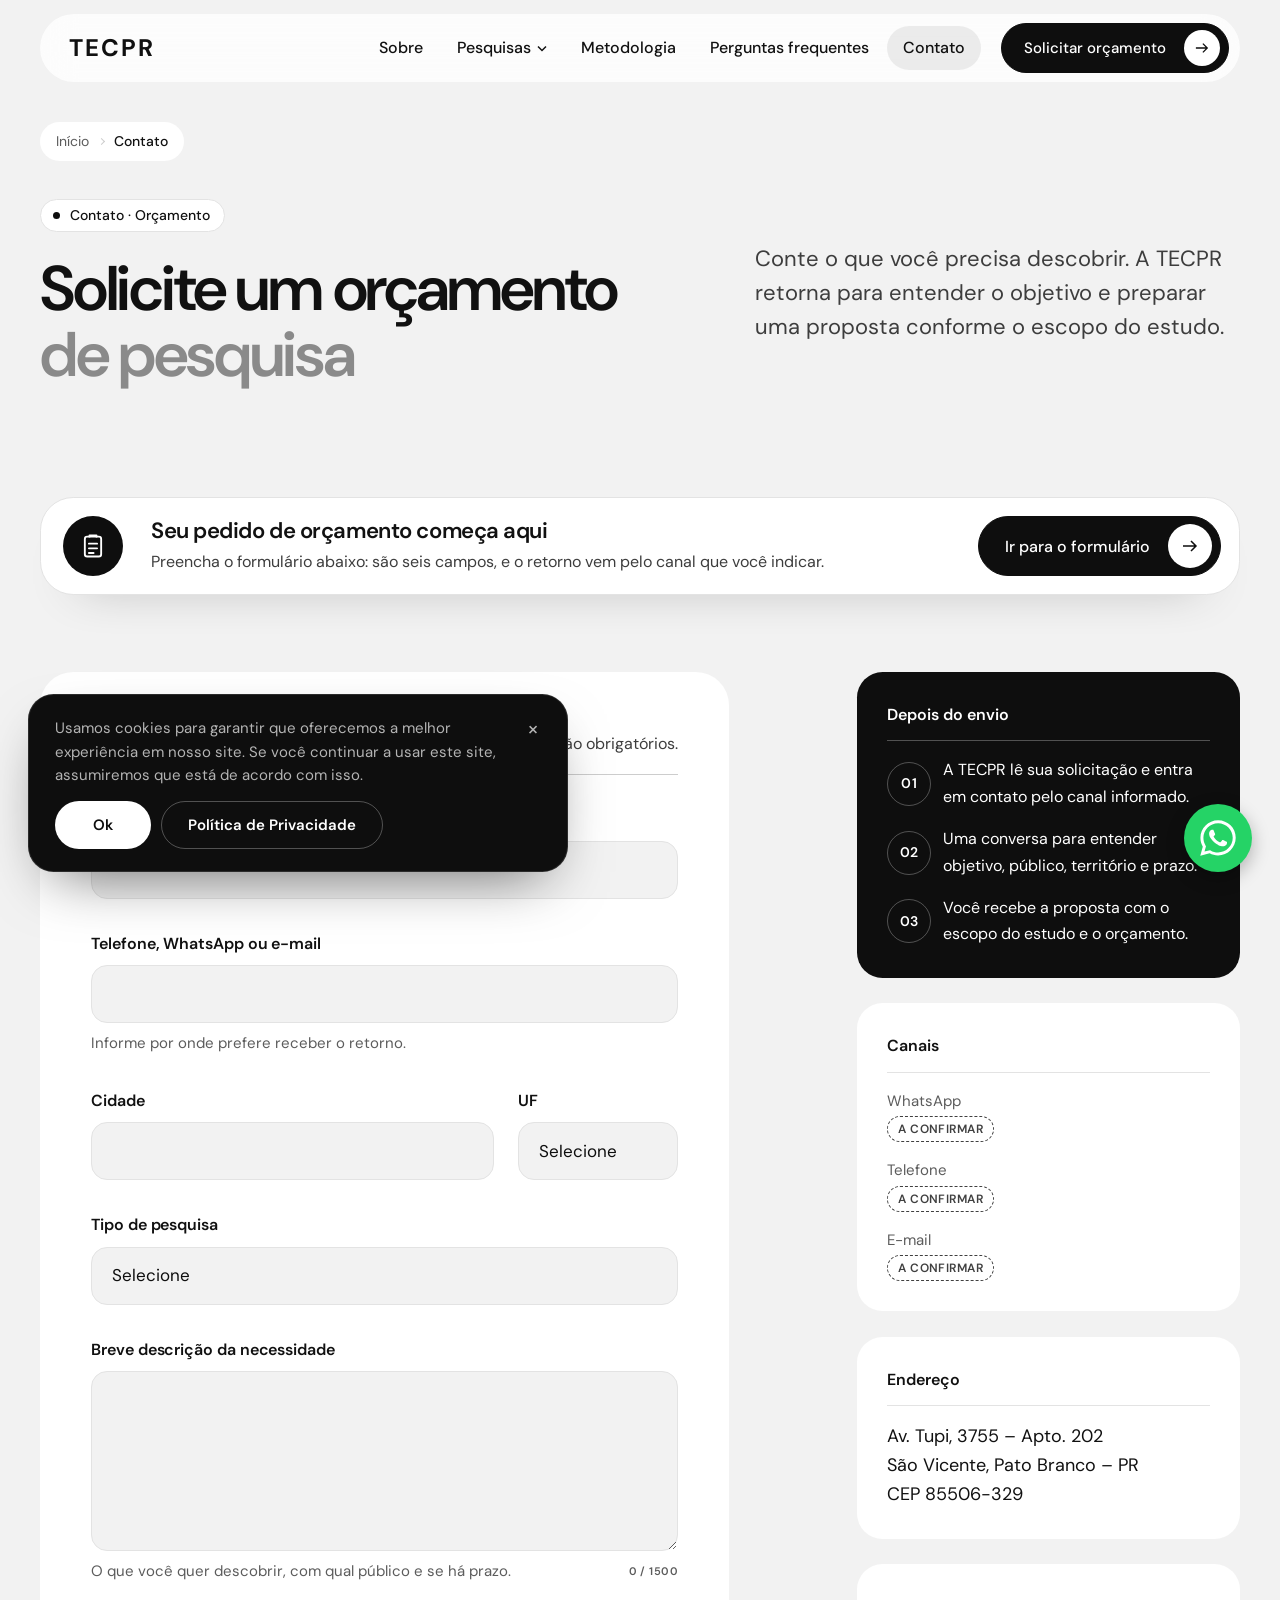
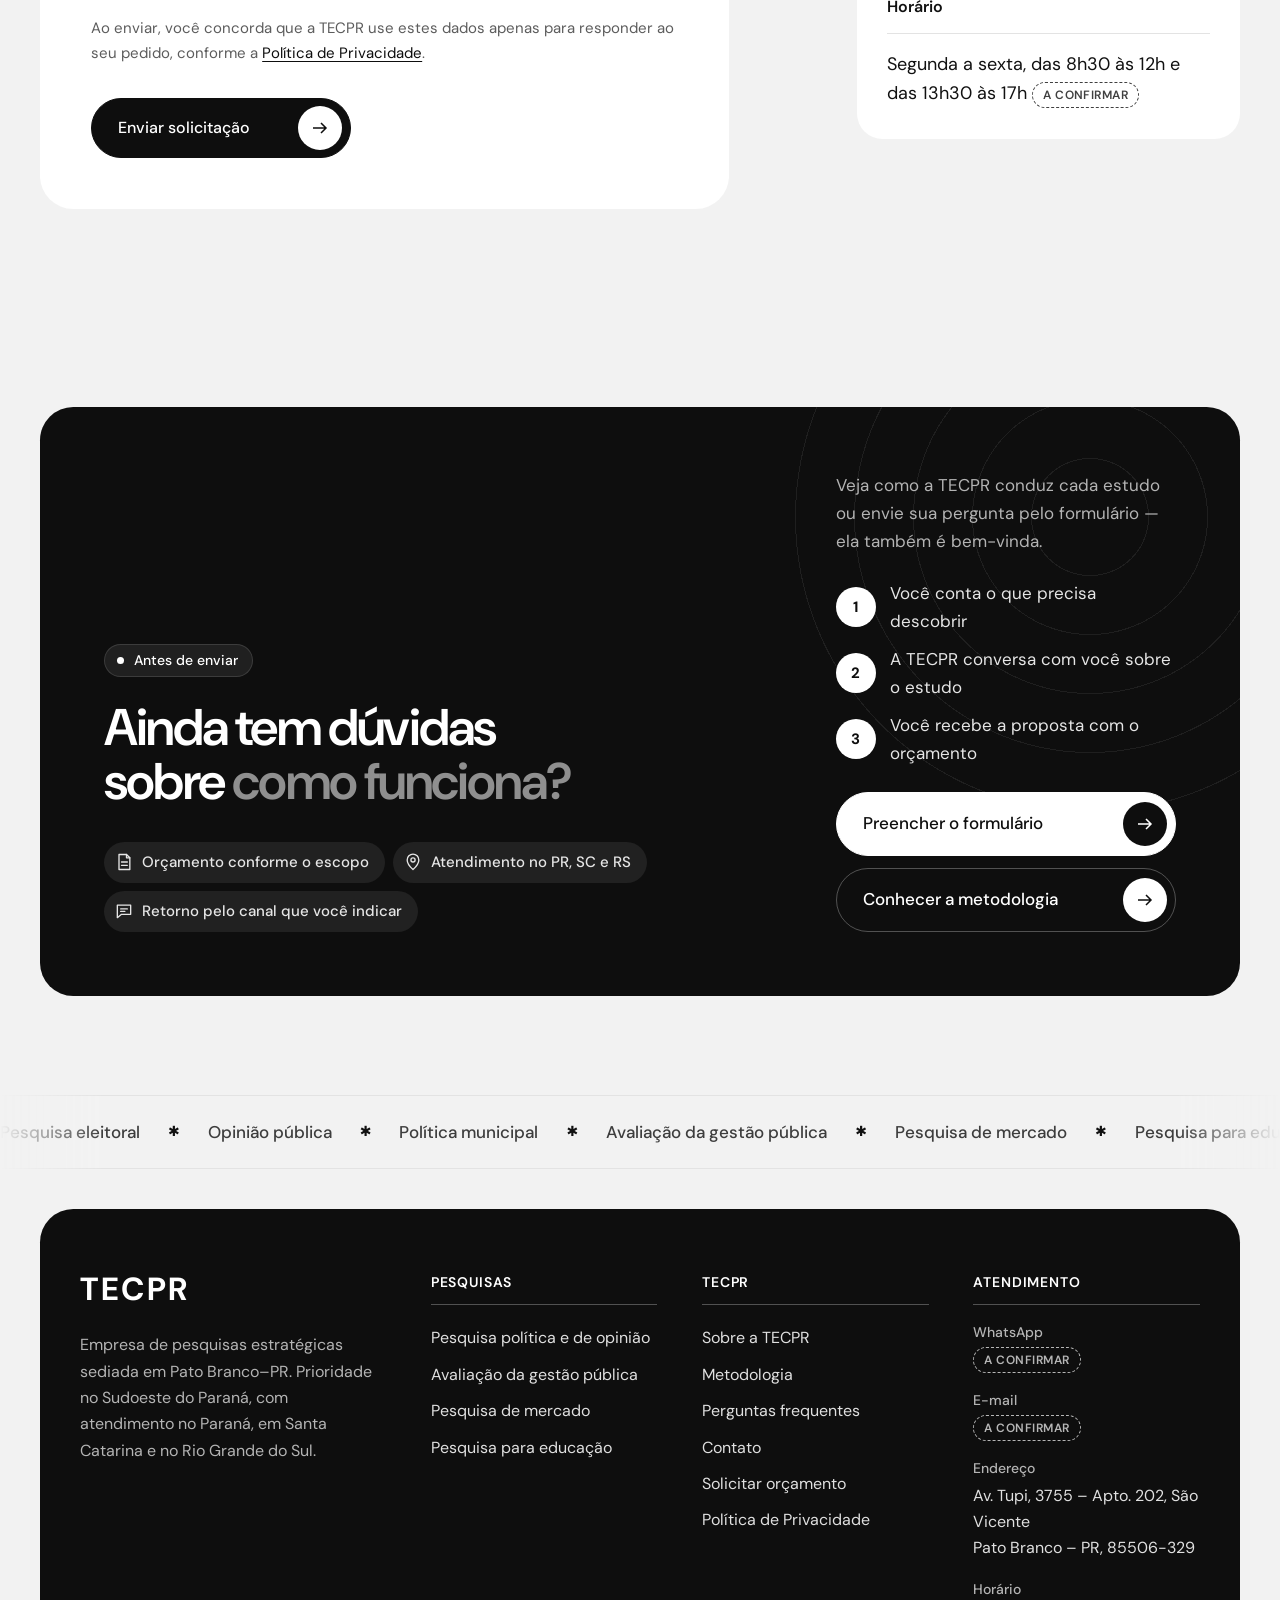
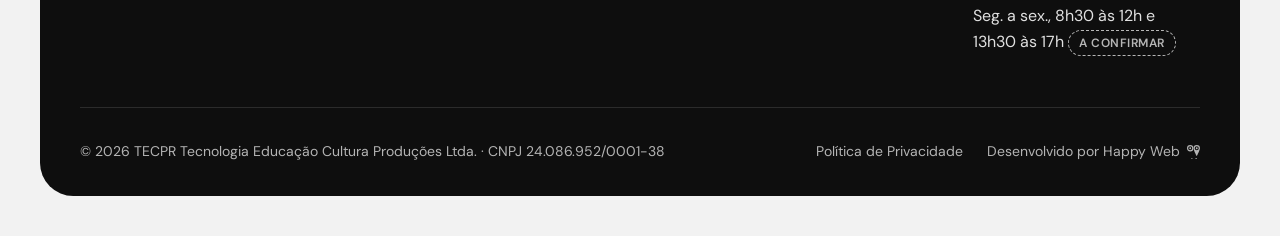
<file: contato/index.html>
<!doctype html>
<html lang="pt-BR">
<head>
  <meta charset="utf-8">
  <meta name="viewport" content="width=device-width, initial-scale=1">
  <title>Orçamento de pesquisa em Pato Branco – PR | Contato TECPR</title>
  <meta name="description" content="Solicite uma proposta à TECPR. Conte sua necessidade e receba o orçamento de pesquisa conforme o escopo do estudo.">
  <meta name="robots" content="index, follow">
  <link rel="canonical" href="https://tecpr.com.br/contato/">
  <meta name="theme-color" content="#111111">
  <meta property="og:type" content="website">
  <meta property="og:locale" content="pt_BR">
  <meta property="og:site_name" content="TECPR">
  <meta property="og:title" content="Orçamento de pesquisa em Pato Branco – PR | Contato TECPR">
  <meta property="og:description" content="Solicite uma proposta à TECPR. Conte sua necessidade e receba o orçamento de pesquisa conforme o escopo do estudo.">
  <meta property="og:url" content="https://tecpr.com.br/contato/">
  <meta property="og:image" content="https://tecpr.com.br/public/imagens/og-tecpr.png">
  <meta property="og:image:width" content="1200">
  <meta property="og:image:height" content="630">
  <meta property="og:image:type" content="image/png">
  <meta property="og:image:alt" content="TECPR — pesquisa estratégica">
  <meta name="twitter:card" content="summary_large_image">
  <link rel="icon" href="../public/icones/favicon.svg" type="image/svg+xml">
  <link rel="apple-touch-icon" href="../public/icones/apple-touch-icon.png">
  <link rel="preconnect" href="https://fonts.googleapis.com">
  <link rel="preconnect" href="https://fonts.gstatic.com" crossorigin>
  <link rel="stylesheet" href="https://fonts.googleapis.com/css2?family=DM+Sans:opsz,wght@9..40,400..700&amp;display=swap">
  <link rel="stylesheet" href="../css/normalize.css">
  <link rel="stylesheet" href="../css/reset.css">
  <link rel="stylesheet" href="../css/style-global.css">
  <link rel="stylesheet" href="../css/contato.css">
  <script defer src="../js/funções-global.js"></script>
  <script defer src="../js/contato.js"></script>
  <script type="application/ld+json">{"@context": "https://schema.org", "@type": "BreadcrumbList", "itemListElement": [{"@type": "ListItem", "position": 1, "name": "Início", "item": "https://tecpr.com.br/"}, {"@type": "ListItem", "position": 2, "name": "Contato", "item": "https://tecpr.com.br/contato/"}]}</script>
</head>
<body class="pagina-contato">

<a class="pular-conteudo" href="#conteudo">Pular para o conteúdo</a>

<header class="cabecalho">
  <div class="container cabecalho__interno">
    <a class="logo" href="../" aria-label="TECPR — página inicial">TECPR</a>

    <nav class="navegacao" aria-label="Principal">
      <ul class="navegacao__lista">
        <li class="navegacao__item"><a class="navegacao__link" href="../sobre/">Sobre</a></li>
        <li class="navegacao__item navegacao__item--submenu" data-aberto="false">
          <button class="navegacao__link" type="button" aria-expanded="false" aria-controls="submenu-pesquisas">Pesquisas <svg viewBox="0 0 10 10" fill="none" stroke="currentColor" stroke-width="1.5" aria-hidden="true"><path d="M1 3.5l4 4 4-4"/></svg></button>
          <div class="submenu" id="submenu-pesquisas"><a class="submenu__link" href="../pesquisa-politica-e-opiniao/"><span class="submenu__numero">01</span><span class="submenu__titulo">Pesquisa política e de opinião</span><span class="submenu__descricao">Cenário político, eleitoral e opinião pública no município.</span></a><a class="submenu__link" href="../avaliacao-gestao-publica/"><span class="submenu__numero">02</span><span class="submenu__titulo">Avaliação da gestão pública</span><span class="submenu__descricao">Percepção da população sobre a gestão e os serviços públicos.</span></a><a class="submenu__link" href="../pesquisa-de-mercado/"><span class="submenu__numero">03</span><span class="submenu__titulo">Pesquisa de mercado</span><span class="submenu__descricao">Demanda, viabilidade e satisfação para decisões empresariais.</span></a><a class="submenu__link" href="../pesquisa-para-educacao/"><span class="submenu__numero">04</span><span class="submenu__titulo">Pesquisa para educação</span><span class="submenu__descricao">Estudos para instituições de ensino e coleta de dados acadêmicos.</span></a></div>
        </li>
        <li class="navegacao__item"><a class="navegacao__link" href="../metodologia/">Metodologia</a></li>
        <li class="navegacao__item"><a class="navegacao__link" href="../perguntas-frequentes/">Perguntas frequentes</a></li>
        <li class="navegacao__item"><a class="navegacao__link" href="./" aria-current="page">Contato</a></li>
      </ul>
      <a class="botao" href="./#formulario">Solicitar orçamento <svg class="botao__seta" viewBox="0 0 16 16" fill="none" stroke="currentColor" stroke-width="1.5" aria-hidden="true"><path d="M1 8h13M9 3l5 5-5 5"/></svg></a>
    </nav>

    <div class="cabecalho__acoes-mobile">
      <a class="botao-orcamento" href="./#formulario">Orçamento</a>
      <button class="botao-menu" type="button" aria-expanded="false" aria-controls="menu-mobile" aria-label="Abrir menu">
        <span class="botao-menu__linhas" aria-hidden="true"></span>
      </button>
    </div>
  </div>
</header>

<div class="menu-mobile" id="menu-mobile" aria-hidden="true">
  <div class="container menu-mobile__conteudo">
    <nav aria-label="Menu móvel">
      <div class="menu-mobile__grupo">
        <span class="rotulo menu-mobile__titulo">Pesquisas</span>
        <a class="menu-mobile__link" href="../pesquisa-politica-e-opiniao/">Pesquisa política e de opinião <svg viewBox="0 0 16 16" fill="none" stroke="currentColor" stroke-width="1.5" aria-hidden="true"><path d="M1 8h13M9 3l5 5-5 5"/></svg></a><a class="menu-mobile__link" href="../avaliacao-gestao-publica/">Avaliação da gestão pública <svg viewBox="0 0 16 16" fill="none" stroke="currentColor" stroke-width="1.5" aria-hidden="true"><path d="M1 8h13M9 3l5 5-5 5"/></svg></a><a class="menu-mobile__link" href="../pesquisa-de-mercado/">Pesquisa de mercado <svg viewBox="0 0 16 16" fill="none" stroke="currentColor" stroke-width="1.5" aria-hidden="true"><path d="M1 8h13M9 3l5 5-5 5"/></svg></a><a class="menu-mobile__link" href="../pesquisa-para-educacao/">Pesquisa para educação <svg viewBox="0 0 16 16" fill="none" stroke="currentColor" stroke-width="1.5" aria-hidden="true"><path d="M1 8h13M9 3l5 5-5 5"/></svg></a>
      </div>
      <div class="menu-mobile__grupo">
        <span class="rotulo menu-mobile__titulo">TECPR</span>
        <a class="menu-mobile__link" href="../">Início <svg viewBox="0 0 16 16" fill="none" stroke="currentColor" stroke-width="1.5" aria-hidden="true"><path d="M1 8h13M9 3l5 5-5 5"/></svg></a>
        <a class="menu-mobile__link" href="../sobre/">Sobre <svg viewBox="0 0 16 16" fill="none" stroke="currentColor" stroke-width="1.5" aria-hidden="true"><path d="M1 8h13M9 3l5 5-5 5"/></svg></a>
        <a class="menu-mobile__link" href="../metodologia/">Metodologia <svg viewBox="0 0 16 16" fill="none" stroke="currentColor" stroke-width="1.5" aria-hidden="true"><path d="M1 8h13M9 3l5 5-5 5"/></svg></a>
        <a class="menu-mobile__link" href="../perguntas-frequentes/">Perguntas frequentes <svg viewBox="0 0 16 16" fill="none" stroke="currentColor" stroke-width="1.5" aria-hidden="true"><path d="M1 8h13M9 3l5 5-5 5"/></svg></a>
        <a class="menu-mobile__link" href="./" aria-current="page">Contato <svg viewBox="0 0 16 16" fill="none" stroke="currentColor" stroke-width="1.5" aria-hidden="true"><path d="M1 8h13M9 3l5 5-5 5"/></svg></a>
      </div>
    </nav>
    <div class="botoes">
      <a class="botao botao--claro botao--bloco" href="./#formulario">Solicitar orçamento <svg class="botao__seta" viewBox="0 0 16 16" fill="none" stroke="currentColor" stroke-width="1.5" aria-hidden="true"><path d="M1 8h13M9 3l5 5-5 5"/></svg></a>
      <a class="botao botao--contorno-claro botao--bloco" href="./" data-whatsapp-cta="menu">Conversar sobre sua pesquisa</a>
    </div>
    <div class="menu-mobile__rodape">
      <span>Pato Branco – PR · Atendimento no PR, SC e RS</span>
    </div>
  </div>
</div>

<main id="conteudo">
  <section class="hero-interno hero-interno--compacto" aria-labelledby="pagina-titulo">
    <div class="container">
      <nav class="trilha" aria-label="Você está em">
        <ol>
          <li><a href="../">Início</a></li>
          <li><span aria-current="page">Contato</span></li>
        </ol>
      </nav>
      <div class="hero-interno__grade">
        <div class="hero-interno__texto">
          <p class="rotulo">Contato · Orçamento</p>
          <h1 class="titulo-1" id="pagina-titulo">Solicite um orçamento <em>de pesquisa</em></h1>
        </div>
        <p class="lead hero-contato__lead">Conte o que você precisa descobrir. A TECPR retorna para entender o objetivo e preparar uma proposta conforme o escopo do estudo.</p>
      </div>
    </div>
  </section>

  <section class="cta-rapido-secao" aria-label="Pedir orçamento">
    <div class="container">
      <div class="cta-rapido revelar">
        <span class="icone-circulo" aria-hidden="true"><svg class="icone" viewBox="0 0 24 24" fill="none" stroke="currentColor" stroke-width="1.6" stroke-linecap="round" stroke-linejoin="round" aria-hidden="true"><rect x="5" y="4" width="14" height="17" rx="2"/><path d="M9 4V3h6v1M8.5 10h7M8.5 14h7M8.5 18h4"/></svg></span>
        <p><strong class="cta-rapido__titulo">Seu pedido de orçamento começa aqui</strong><span class="cta-rapido__texto">Preencha o formulário abaixo: são seis campos, e o retorno vem pelo canal que você indicar.</span></p>
        <div class="cta-rapido__acoes">
          <a class="botao" href="#formulario">Ir para o formulário <svg class="botao__seta" viewBox="0 0 16 16" fill="none" stroke="currentColor" stroke-width="1.5" aria-hidden="true"><path d="M1 8h13M9 3l5 5-5 5"/></svg></a>
        </div>
      </div>
    </div>
  </section>

  <section class="secao contato" aria-label="Formulário e canais de atendimento">
    <div class="container grade">
      <div class="contato__formulario" id="formulario">
        <form class="formulario" action="#" method="post" novalidate data-formulario-orcamento>
          <div class="formulario__cabeca">
            <h2 class="titulo-3">Dados do pedido</h2>
            <p class="texto-secundario">Todos os campos são obrigatórios.</p>
          </div>

          <div class="campo">
            <label class="campo__rotulo" for="campo-nome">Nome</label>
            <input class="campo__entrada" id="campo-nome" name="nome" type="text" autocomplete="name" maxlength="120" required aria-describedby="erro-nome">
            <p class="campo__erro" id="erro-nome" hidden></p>
          </div>

          <div class="campo">
            <label class="campo__rotulo" for="campo-contato">Telefone, WhatsApp ou e-mail</label>
            <input class="campo__entrada" id="campo-contato" name="contato" type="text" maxlength="120" required aria-describedby="ajuda-contato erro-contato">
            <p class="campo__ajuda" id="ajuda-contato">Informe por onde prefere receber o retorno.</p>
            <p class="campo__erro" id="erro-contato" hidden></p>
          </div>

          <div class="campo-grupo">
            <div class="campo campo--cidade">
              <label class="campo__rotulo" for="campo-cidade">Cidade</label>
              <input class="campo__entrada" id="campo-cidade" name="cidade" type="text" autocomplete="address-level2" maxlength="80" required aria-describedby="erro-cidade">
              <p class="campo__erro" id="erro-cidade" hidden></p>
            </div>
            <div class="campo campo--uf">
              <label class="campo__rotulo" for="campo-uf">UF</label>
              <select class="campo__entrada campo__selecao" id="campo-uf" name="uf" autocomplete="address-level1" required aria-describedby="erro-uf">
                <option value="">Selecione</option>
                <option value="PR">PR</option>
                <option value="SC">SC</option>
                <option value="RS">RS</option>
                <option disabled>──────</option>
                <option value="AC">AC</option><option value="AL">AL</option><option value="AP">AP</option><option value="AM">AM</option><option value="BA">BA</option><option value="CE">CE</option><option value="DF">DF</option><option value="ES">ES</option><option value="GO">GO</option><option value="MA">MA</option><option value="MT">MT</option><option value="MS">MS</option><option value="MG">MG</option><option value="PA">PA</option><option value="PB">PB</option><option value="PE">PE</option><option value="PI">PI</option><option value="RJ">RJ</option><option value="RN">RN</option><option value="RO">RO</option><option value="RR">RR</option><option value="SP">SP</option><option value="SE">SE</option><option value="TO">TO</option>
              </select>
              <p class="campo__erro" id="erro-uf" hidden></p>
            </div>
          </div>

          <div class="campo">
            <label class="campo__rotulo" for="campo-servico">Tipo de pesquisa</label>
            <select class="campo__entrada campo__selecao" id="campo-servico" name="servico" required aria-describedby="erro-servico">
              <option value="">Selecione</option>
              <option value="politica">Pesquisa política e de opinião</option>
              <option value="eleitoral">Pesquisa eleitoral</option>
              <option value="gestao">Avaliação da gestão e dos serviços públicos</option>
              <option value="mercado">Pesquisa de mercado</option>
              <option value="educacao">Pesquisa para instituição de ensino</option>
              <option value="academico">Coleta de dados para projeto acadêmico</option>
              <option value="outro">Outro / ainda não sei</option>
            </select>
            <p class="campo__erro" id="erro-servico" hidden></p>
          </div>

          <div class="campo">
            <label class="campo__rotulo" for="campo-descricao">Breve descrição da necessidade</label>
            <textarea class="campo__entrada campo__texto" id="campo-descricao" name="descricao" rows="6" minlength="20" maxlength="1500" required aria-describedby="ajuda-descricao erro-descricao"></textarea>
            <div class="campo__rodape">
              <p class="campo__ajuda" id="ajuda-descricao">O que você quer descobrir, com qual público e se há prazo.</p>
              <span class="campo__contador mono" data-contador aria-hidden="true">0 / 1500</span>
            </div>
            <p class="campo__erro" id="erro-descricao" hidden></p>
          </div>

          <div class="campo-armadilha" aria-hidden="true">
            <label for="campo-site">Não preencha este campo</label>
            <input id="campo-site" name="site" type="text" tabindex="-1" autocomplete="off">
          </div>

          <p class="formulario__aviso">Ao enviar, você concorda que a TECPR use estes dados apenas para responder ao seu pedido, conforme a <a href="../politica-de-privacidade/">Política de Privacidade</a>.</p>

          <div class="formulario__acoes">
            <button class="botao formulario__enviar" type="submit">
              <span class="formulario__enviar-texto">Enviar solicitação</span>
              <span class="formulario__carregando" aria-hidden="true"></span>
              <svg class="botao__seta" viewBox="0 0 16 16" fill="none" stroke="currentColor" stroke-width="1.5" aria-hidden="true"><path d="M1 8h13M9 3l5 5-5 5"/></svg>
            </button>
          </div>

          <div class="formulario__status" role="status" aria-live="polite" tabindex="-1" hidden></div>
        </form>
      </div>

      <aside class="contato__lado" aria-label="Atendimento">
        <div class="contato__bloco">
          <h2 class="mono contato__bloco-titulo">Depois do envio</h2>
          <ol class="proximos">
            <li><span class="mono">01</span><p>A TECPR lê sua solicitação e entra em contato pelo canal informado.</p></li>
            <li><span class="mono">02</span><p>Uma conversa para entender objetivo, público, território e prazo.</p></li>
            <li><span class="mono">03</span><p>Você recebe a proposta com o escopo do estudo e o orçamento.</p></li>
          </ol>
        </div>

        <div class="contato__bloco">
          <h2 class="mono contato__bloco-titulo">Canais</h2>
          <dl class="canais">
            <div><dt>WhatsApp</dt><dd data-contato="whatsapp"><span class="pendente" data-pendente>A confirmar</span></dd></div>
            <div><dt>Telefone</dt><dd data-contato="telefone"><span class="pendente" data-pendente>A confirmar</span></dd></div>
            <div><dt>E-mail</dt><dd data-contato="email"><span class="pendente" data-pendente>A confirmar</span></dd></div>
          </dl>
        </div>

        <div class="contato__bloco">
          <h2 class="mono contato__bloco-titulo">Endereço</h2>
          <address class="contato__endereco">Av. Tupi, 3755 – Apto. 202<br>São Vicente, Pato Branco – PR<br>CEP 85506-329</address>
        </div>

        <div class="contato__bloco">
          <h2 class="mono contato__bloco-titulo">Horário</h2>
          <p>Segunda a sexta, das 8h30 às 12h e das 13h30 às 17h <span class="pendente" data-pendente>A confirmar</span></p>
        </div>
      </aside>
    </div>
  </section>

  <section class="chamada-final" aria-labelledby="chamada-titulo">
    <div class="container">
      <div class="chamada-final__grade">
        <div class="chamada-final__titulo">
          <p class="rotulo revelar">Antes de enviar</p>
          <h2 class="titulo-1 revelar" id="chamada-titulo">Ainda tem dúvidas sobre <em>como funciona?</em></h2>
        <ul class="chamada-final__selos revelar atraso-1">
          <li><svg class="icone" viewBox="0 0 24 24" fill="none" stroke="currentColor" stroke-width="1.6" stroke-linecap="round" stroke-linejoin="round" aria-hidden="true"><path d="M6 3h9l4 4v14H6z"/><path d="M15 3v4h4M9 12h7M9 16h7"/></svg> Orçamento conforme o escopo</li>
          <li><svg class="icone" viewBox="0 0 24 24" fill="none" stroke="currentColor" stroke-width="1.6" stroke-linecap="round" stroke-linejoin="round" aria-hidden="true"><path d="M12 21s-7-6.2-7-11.5A7 7 0 0 1 19 9.5C19 14.8 12 21 12 21z"/><circle cx="12" cy="9.5" r="2.5"/></svg> Atendimento no PR, SC e RS</li>
          <li><svg class="icone" viewBox="0 0 24 24" fill="none" stroke="currentColor" stroke-width="1.6" stroke-linecap="round" stroke-linejoin="round" aria-hidden="true"><path d="M4 5h16v11H9l-5 4z"/><path d="M8 9.5h8M8 12.5h5"/></svg> Retorno pelo canal que você indicar</li>
        </ul>
        </div>
        <div class="chamada-final__acoes revelar atraso-1">
          <p>Veja como a TECPR conduz cada estudo ou envie sua pergunta pelo formulário — ela também é bem-vinda.</p>
          <ol class="passos-orcamento" aria-label="Como pedir um orçamento">
            <li><span>1</span>Você conta o que precisa descobrir</li>
            <li><span>2</span>A TECPR conversa com você sobre o estudo</li>
            <li><span>3</span>Você recebe a proposta com o orçamento</li>
          </ol>
          <div class="botoes">
            <a class="botao botao--claro" href="#formulario">Preencher o formulário <svg class="botao__seta" viewBox="0 0 16 16" fill="none" stroke="currentColor" stroke-width="1.5" aria-hidden="true"><path d="M1 8h13M9 3l5 5-5 5"/></svg></a>
            <a class="botao botao--contorno-claro" href="../metodologia/">Conhecer a metodologia <svg class="botao__seta" viewBox="0 0 16 16" fill="none" stroke="currentColor" stroke-width="1.5" aria-hidden="true"><path d="M1 8h13M9 3l5 5-5 5"/></svg></a>
          </div>
        </div>
      </div>
    </div>
  </section>

</main>

<div class="faixa-temas" aria-hidden="true"><div class="faixa-temas__trilho"><div class="faixa-temas__grupo"><span>Pesquisa eleitoral</span><span>Opinião pública</span><span>Política municipal</span><span>Avaliação da gestão pública</span><span>Pesquisa de mercado</span><span>Pesquisa para educação</span><span>Coleta de dados acadêmicos</span><span>Sudoeste do Paraná</span></div><div class="faixa-temas__grupo"><span>Pesquisa eleitoral</span><span>Opinião pública</span><span>Política municipal</span><span>Avaliação da gestão pública</span><span>Pesquisa de mercado</span><span>Pesquisa para educação</span><span>Coleta de dados acadêmicos</span><span>Sudoeste do Paraná</span></div></div></div>

<footer class="rodape">
  <div class="container">
    <div class="rodape__topo">
      <div class="rodape__marca">
        <a class="logo logo--branco" href="../" aria-label="TECPR — página inicial">TECPR</a>
        <p>Empresa de pesquisas estratégicas sediada em Pato Branco–PR. Prioridade no Sudoeste do Paraná, com atendimento no Paraná, em Santa Catarina e no Rio Grande do Sul.</p>
      </div>

      <nav class="rodape__coluna" aria-label="Pesquisas">
        <span class="rotulo rotulo--sem-traco rodape__titulo">Pesquisas</span>
        <ul class="rodape__lista"><li><a href="../pesquisa-politica-e-opiniao/">Pesquisa política e de opinião</a></li><li><a href="../avaliacao-gestao-publica/">Avaliação da gestão pública</a></li><li><a href="../pesquisa-de-mercado/">Pesquisa de mercado</a></li><li><a href="../pesquisa-para-educacao/">Pesquisa para educação</a></li></ul>
      </nav>

      <nav class="rodape__coluna" aria-label="Institucional">
        <span class="rotulo rotulo--sem-traco rodape__titulo">TECPR</span>
        <ul class="rodape__lista">
          <li><a href="../sobre/">Sobre a TECPR</a></li>
          <li><a href="../metodologia/">Metodologia</a></li>
          <li><a href="../perguntas-frequentes/">Perguntas frequentes</a></li>
          <li><a href="./">Contato</a></li>
          <li><a href="./#formulario">Solicitar orçamento</a></li>
          <li><a href="../politica-de-privacidade/">Política de Privacidade</a></li>
        </ul>
      </nav>

      <div class="rodape__coluna rodape__coluna--larga">
        <span class="rotulo rotulo--sem-traco rodape__titulo">Atendimento</span>
        <dl class="rodape__contato">
          <div><dt>WhatsApp</dt><dd data-contato="whatsapp"><span class="pendente" data-pendente>A confirmar</span></dd></div>
          <div><dt>E-mail</dt><dd data-contato="email"><span class="pendente" data-pendente>A confirmar</span></dd></div>
          <div><dt>Endereço</dt><dd>Av. Tupi, 3755 – Apto. 202, São Vicente<br>Pato Branco – PR, 85506-329</dd></div>
          <div><dt>Horário</dt><dd>Seg. a sex., 8h30 às 12h e 13h30 às 17h <span class="pendente" data-pendente>A confirmar</span></dd></div>
        </dl>
      </div>
    </div>

    <div class="rodape__base">
      <span>© <span data-ano>2026</span> TECPR Tecnologia Educação Cultura Produções Ltda. · CNPJ 24.086.952/0001-38</span>
      <span class="rodape__assinatura">
        <a href="../politica-de-privacidade/">Política de Privacidade</a>
        <a class="rodape__happy" href="https://happyweb.com.br/" target="_blank" rel="noopener noreferrer">Desenvolvido por Happy Web <svg viewBox="0 0 217.3 246.55" aria-hidden="true" focusable="false"><path d="M119.38,246.55c-27,0-47.76-16.75-48.08-17a5.21,5.21,0,0,1,6.63-8c1.7,1.39,42,33.63,80.51-1.78a5.22,5.22,0,0,1,7.06,7.68c-15.7,14.43-31.79,19.16-46.12,19.16"/><path d="M163.5,0a53.79,53.79,0,0,0-53.79,53.79c0,26.77,43.67,114.64,52.32,131.77a1.65,1.65,0,0,0,2.95,0c8.65-17.13,52.32-105,52.32-131.77A53.8,53.8,0,0,0,163.5,0m0,88.36a34,34,0,1,1,34.05-34,34,34,0,0,1-34.05,34"/><path d="M179.15,54.32A15.65,15.65,0,1,1,163.5,38.68a15.65,15.65,0,0,1,15.65,15.64"/><path d="M53.79,0a53.8,53.8,0,1,0,53.8,53.79A53.79,53.79,0,0,0,53.79,0m0,88.36a34,34,0,1,1,34.05-34,34,34,0,0,1-34.05,34"/><path d="M69.44,54.32A15.65,15.65,0,1,1,53.79,38.68,15.65,15.65,0,0,1,69.44,54.32"/></svg><span class="visualmente-oculto"> (abre em nova janela)</span></a>
      </span>
    </div>
  </div>
</footer>

<div class="aviso-cookies" id="aviso-cookies" role="region" aria-label="Aviso sobre cookies" hidden>
  <p class="aviso-cookies__texto">Usamos cookies para garantir que oferecemos a melhor experiência em nosso site. Se você continuar a usar este site, assumiremos que está de acordo com isso.</p>
  <div class="aviso-cookies__acoes">
    <button class="aviso-cookies__botao aviso-cookies__botao--ok" type="button" data-cookies-ok>Ok</button>
    <a class="aviso-cookies__botao aviso-cookies__botao--link" href="../politica-de-privacidade/">Política de Privacidade</a>
  </div>
  <button class="aviso-cookies__fechar" type="button" aria-label="Fechar aviso de cookies" data-cookies-ok><span aria-hidden="true">×</span></button>
</div>

</body>
</html>
</file>
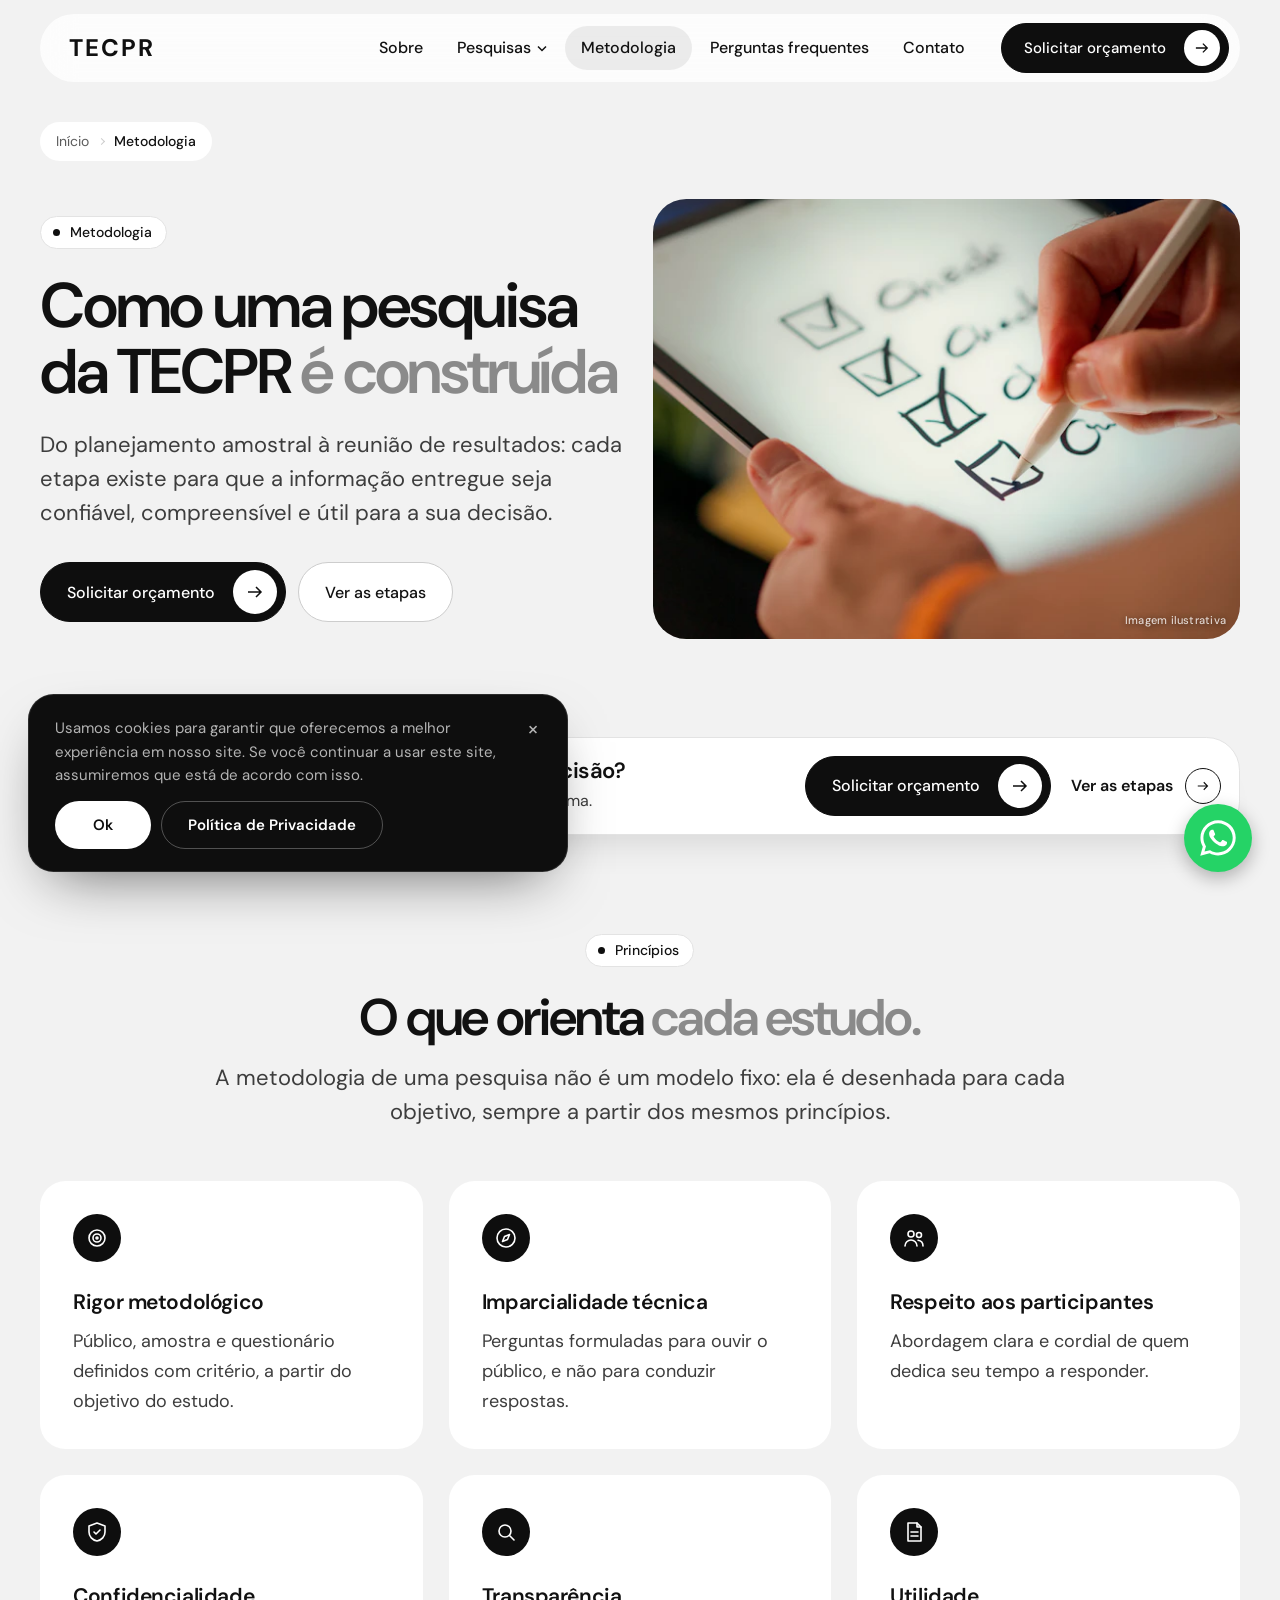
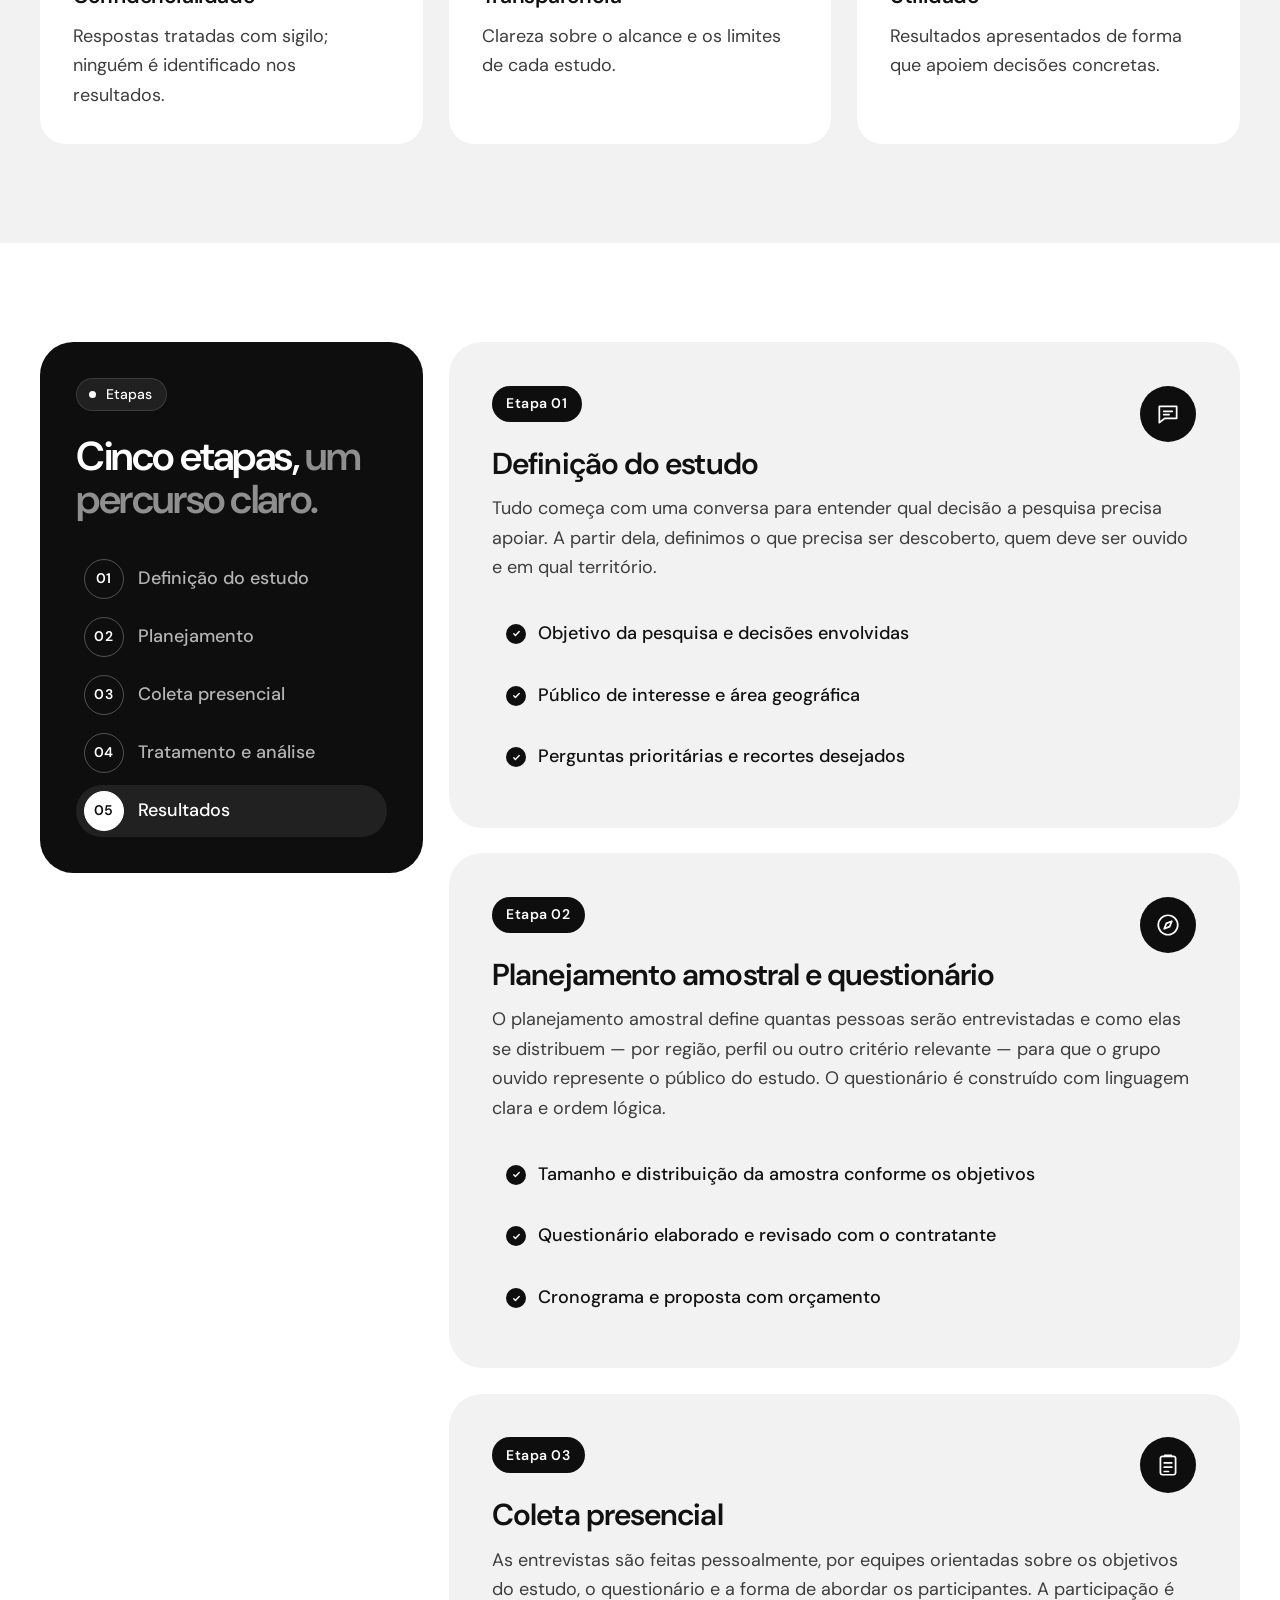
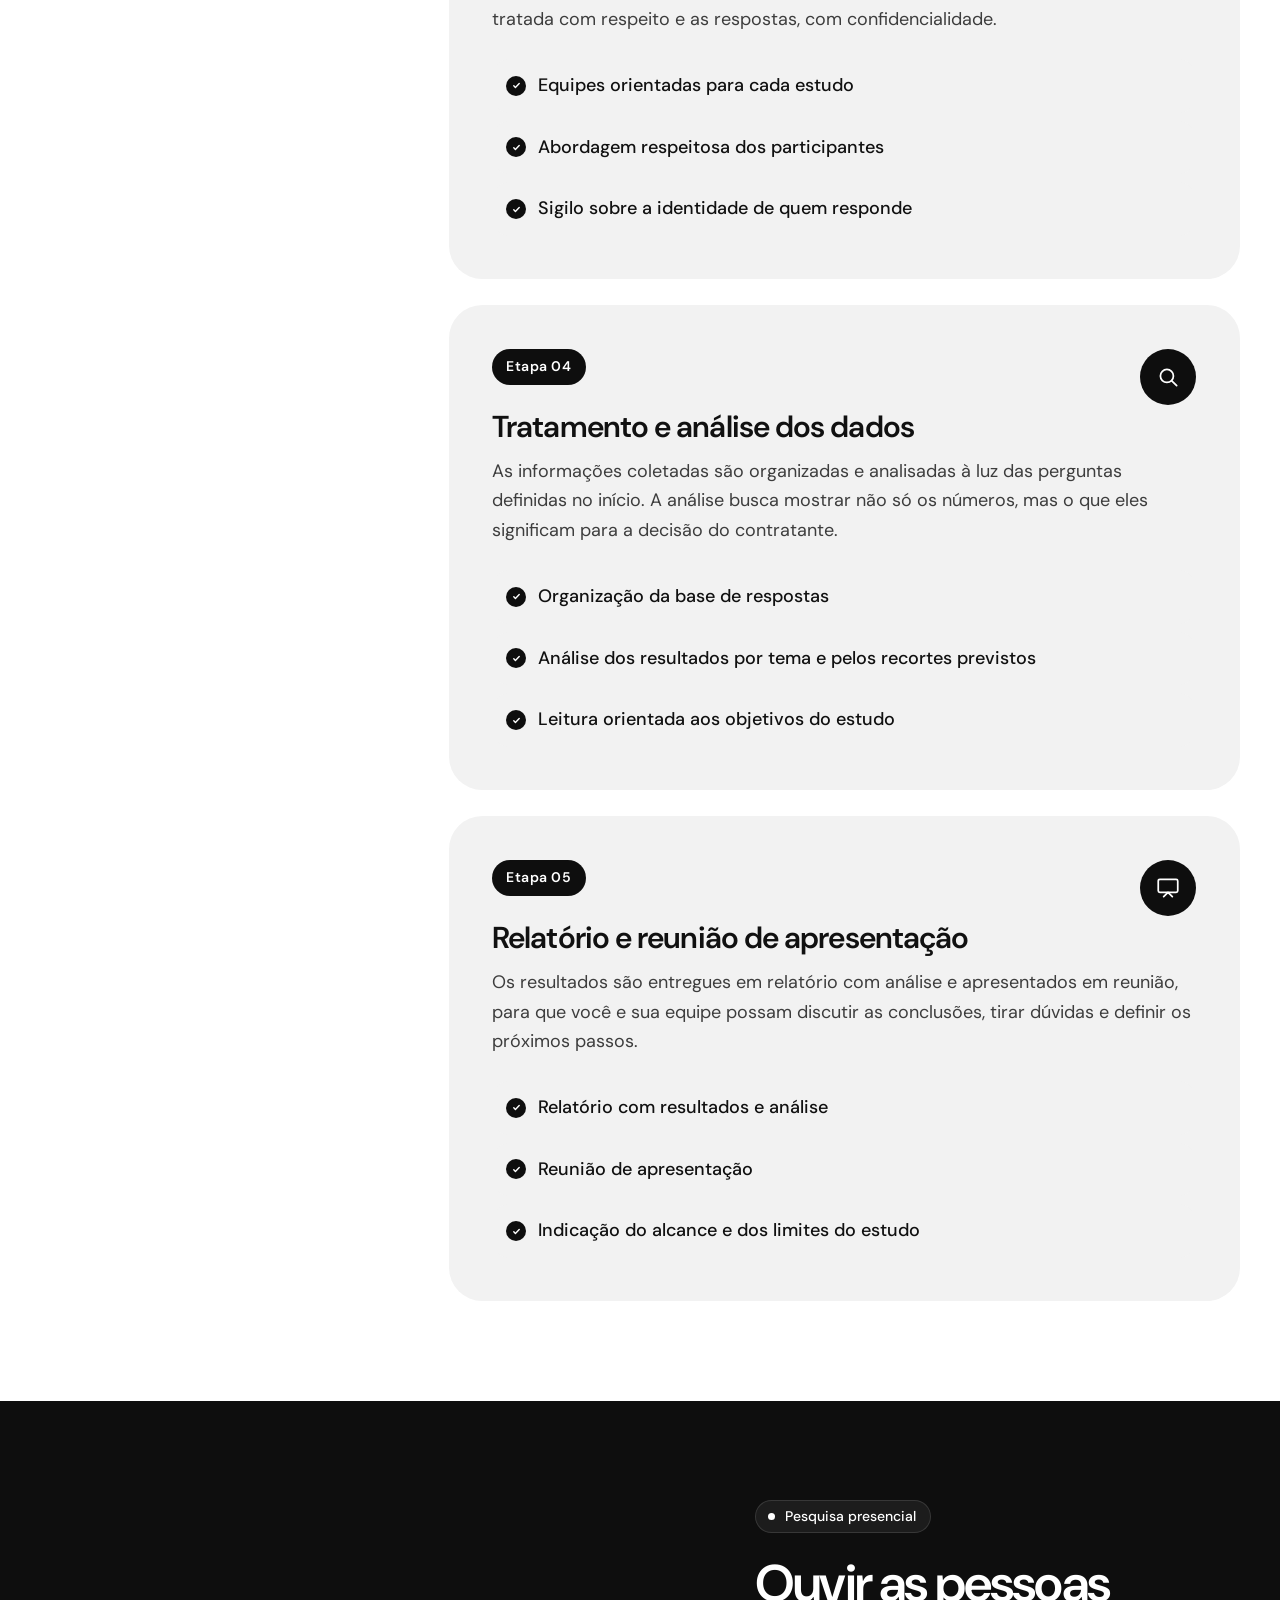
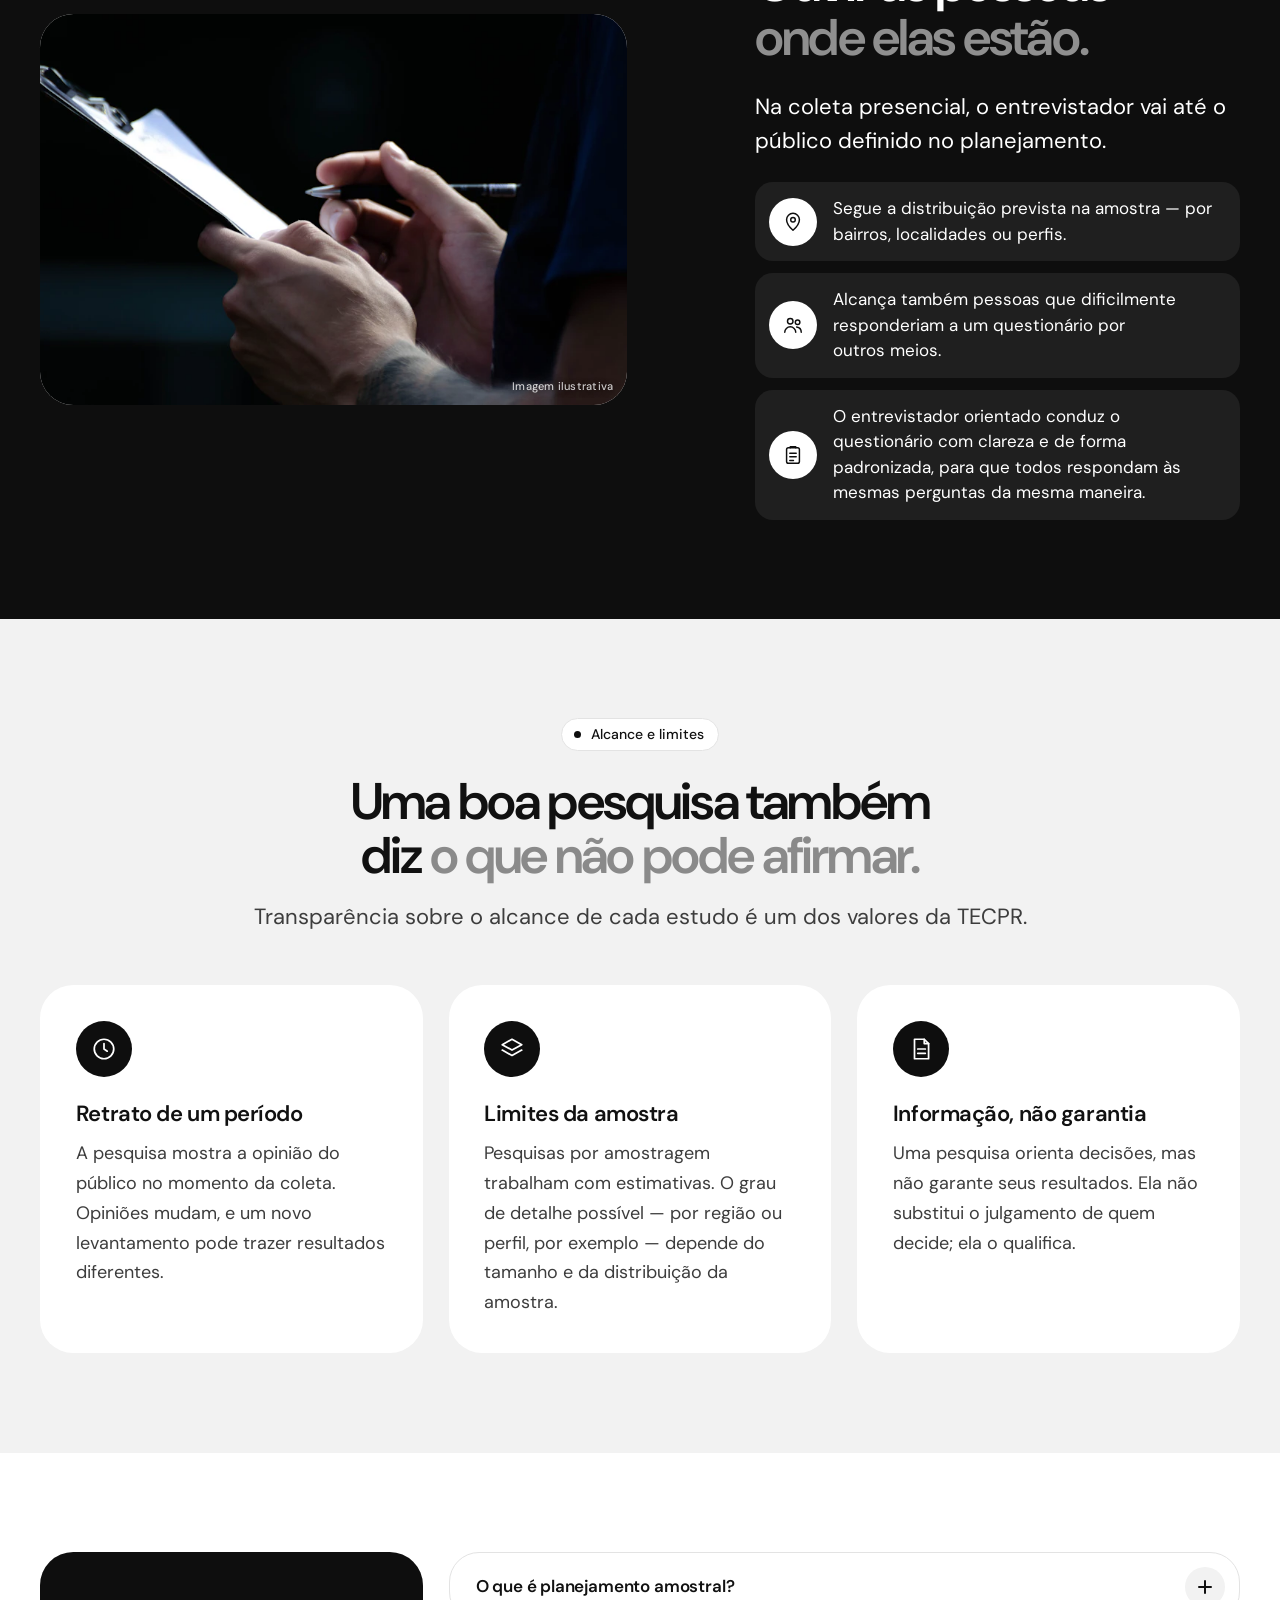
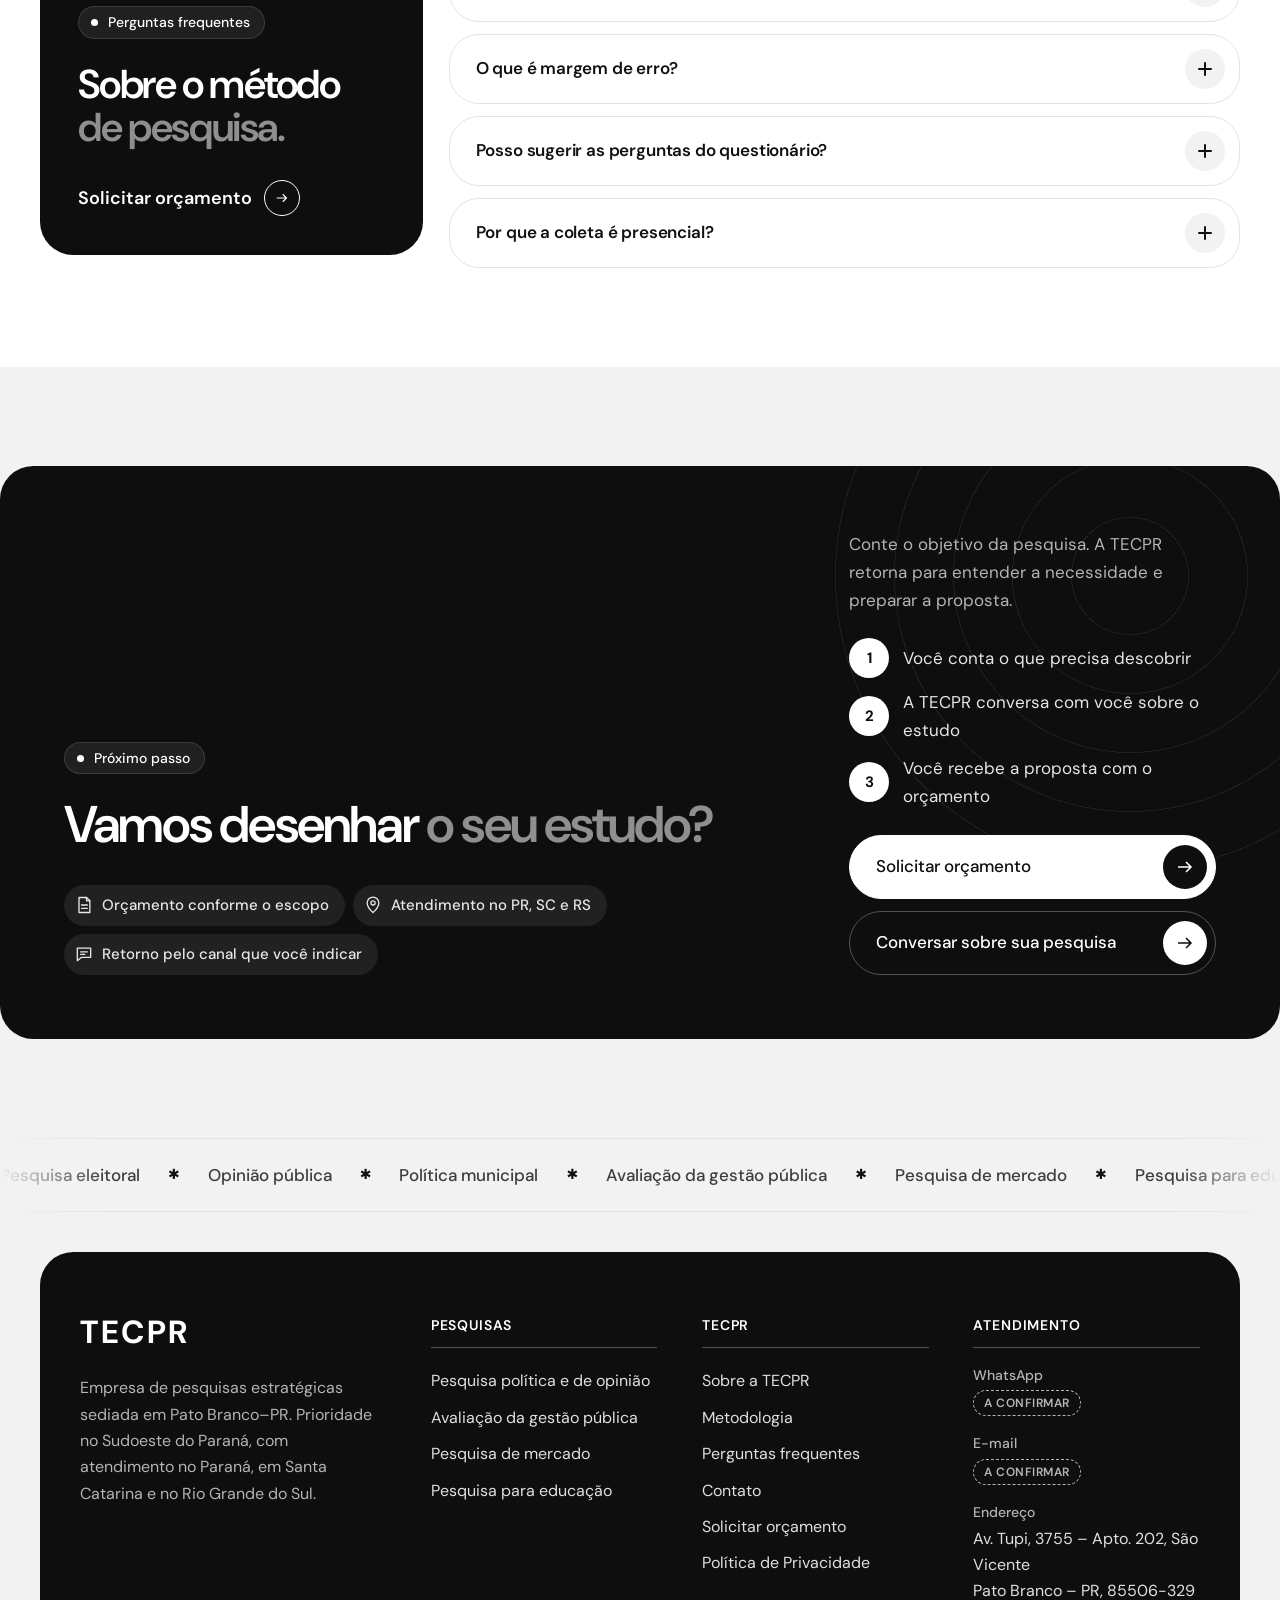
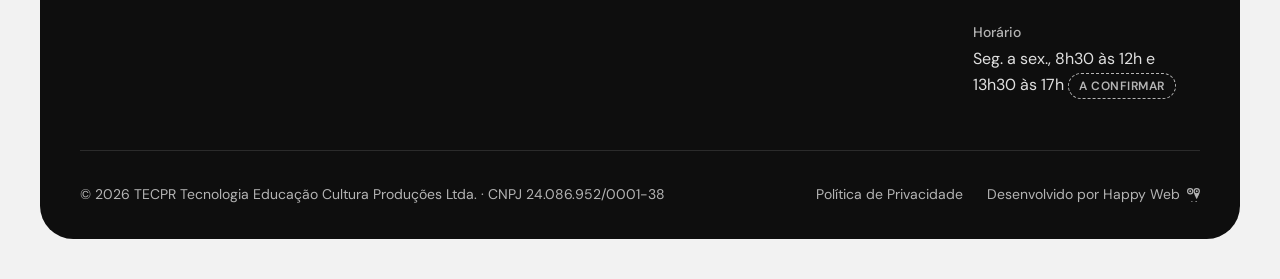
<file: metodologia/index.html>
<!doctype html>
<html lang="pt-BR">
<head>
  <meta charset="utf-8">
  <meta name="viewport" content="width=device-width, initial-scale=1">
  <title>Metodologia de pesquisa: planejamento, coleta e análise | TECPR</title>
  <meta name="description" content="Como a TECPR conduz uma pesquisa: planejamento amostral, pesquisa presencial, coleta de dados, análise de resultados e reunião de apresentação.">
  <meta name="robots" content="index, follow">
  <link rel="canonical" href="https://tecpr.com.br/metodologia/">
  <meta name="theme-color" content="#111111">
  <meta property="og:type" content="website">
  <meta property="og:locale" content="pt_BR">
  <meta property="og:site_name" content="TECPR">
  <meta property="og:title" content="Metodologia de pesquisa: planejamento, coleta e análise | TECPR">
  <meta property="og:description" content="Como a TECPR conduz uma pesquisa: planejamento amostral, pesquisa presencial, coleta de dados, análise de resultados e reunião de apresentação.">
  <meta property="og:url" content="https://tecpr.com.br/metodologia/">
  <meta property="og:image" content="https://tecpr.com.br/public/imagens/og-tecpr.png">
  <meta property="og:image:width" content="1200">
  <meta property="og:image:height" content="630">
  <meta property="og:image:type" content="image/png">
  <meta property="og:image:alt" content="TECPR — pesquisa estratégica">
  <meta name="twitter:card" content="summary_large_image">
  <link rel="icon" href="../public/icones/favicon.svg" type="image/svg+xml">
  <link rel="apple-touch-icon" href="../public/icones/apple-touch-icon.png">
  <link rel="preconnect" href="https://fonts.googleapis.com">
  <link rel="preconnect" href="https://fonts.gstatic.com" crossorigin>
  <link rel="stylesheet" href="https://fonts.googleapis.com/css2?family=DM+Sans:opsz,wght@9..40,400..700&amp;display=swap">
  <link rel="stylesheet" href="../css/normalize.css">
  <link rel="stylesheet" href="../css/reset.css">
  <link rel="stylesheet" href="../css/style-global.css">
  <link rel="stylesheet" href="../css/institucional.css">
  <script defer src="../js/funções-global.js"></script>
  <script defer src="../js/metodologia.js"></script>
  <script type="application/ld+json">{"@context": "https://schema.org", "@type": "BreadcrumbList", "itemListElement": [{"@type": "ListItem", "position": 1, "name": "Início", "item": "https://tecpr.com.br/"}, {"@type": "ListItem", "position": 2, "name": "Metodologia", "item": "https://tecpr.com.br/metodologia/"}]}</script>
  <script type="application/ld+json">{"@context": "https://schema.org", "@type": "FAQPage", "mainEntity": [{"@type": "Question", "name": "O que é planejamento amostral?", "acceptedAnswer": {"@type": "Answer", "text": "É a definição de quantas pessoas serão ouvidas e de como elas serão distribuídas, para que o grupo entrevistado represente o público que se quer conhecer. Ele é feito antes da coleta, a partir dos objetivos do estudo."}}, {"@type": "Question", "name": "O que é margem de erro?", "acceptedAnswer": {"@type": "Answer", "text": "Em pesquisas por amostragem probabilística, a margem de erro indica o intervalo dentro do qual o resultado do público total provavelmente está, considerando um nível de confiança. Ela depende principalmente do tamanho da amostra."}}, {"@type": "Question", "name": "Posso sugerir as perguntas do questionário?", "acceptedAnswer": {"@type": "Answer", "text": "Sim. O questionário é construído a partir das suas necessidades e revisado com você antes da coleta, mantendo a formulação técnica adequada para não induzir respostas."}}, {"@type": "Question", "name": "Por que a coleta é presencial?", "acceptedAnswer": {"@type": "Answer", "text": "A entrevista presencial permite seguir a distribuição prevista na amostra e alcançar públicos diversos, com o questionário conduzido de forma padronizada por equipes orientadas."}}]}</script>
</head>
<body class="pagina-metodologia">

<a class="pular-conteudo" href="#conteudo">Pular para o conteúdo</a>

<header class="cabecalho">
  <div class="container cabecalho__interno">
    <a class="logo" href="../" aria-label="TECPR — página inicial">TECPR</a>

    <nav class="navegacao" aria-label="Principal">
      <ul class="navegacao__lista">
        <li class="navegacao__item"><a class="navegacao__link" href="../sobre/">Sobre</a></li>
        <li class="navegacao__item navegacao__item--submenu" data-aberto="false">
          <button class="navegacao__link" type="button" aria-expanded="false" aria-controls="submenu-pesquisas">Pesquisas <svg viewBox="0 0 10 10" fill="none" stroke="currentColor" stroke-width="1.5" aria-hidden="true"><path d="M1 3.5l4 4 4-4"/></svg></button>
          <div class="submenu" id="submenu-pesquisas"><a class="submenu__link" href="../pesquisa-politica-e-opiniao/"><span class="submenu__numero">01</span><span class="submenu__titulo">Pesquisa política e de opinião</span><span class="submenu__descricao">Cenário político, eleitoral e opinião pública no município.</span></a><a class="submenu__link" href="../avaliacao-gestao-publica/"><span class="submenu__numero">02</span><span class="submenu__titulo">Avaliação da gestão pública</span><span class="submenu__descricao">Percepção da população sobre a gestão e os serviços públicos.</span></a><a class="submenu__link" href="../pesquisa-de-mercado/"><span class="submenu__numero">03</span><span class="submenu__titulo">Pesquisa de mercado</span><span class="submenu__descricao">Demanda, viabilidade e satisfação para decisões empresariais.</span></a><a class="submenu__link" href="../pesquisa-para-educacao/"><span class="submenu__numero">04</span><span class="submenu__titulo">Pesquisa para educação</span><span class="submenu__descricao">Estudos para instituições de ensino e coleta de dados acadêmicos.</span></a></div>
        </li>
        <li class="navegacao__item"><a class="navegacao__link" href="./" aria-current="page">Metodologia</a></li>
        <li class="navegacao__item"><a class="navegacao__link" href="../perguntas-frequentes/">Perguntas frequentes</a></li>
        <li class="navegacao__item"><a class="navegacao__link" href="../contato/">Contato</a></li>
      </ul>
      <a class="botao" href="../contato/#formulario">Solicitar orçamento <svg class="botao__seta" viewBox="0 0 16 16" fill="none" stroke="currentColor" stroke-width="1.5" aria-hidden="true"><path d="M1 8h13M9 3l5 5-5 5"/></svg></a>
    </nav>

    <div class="cabecalho__acoes-mobile">
      <a class="botao-orcamento" href="../contato/#formulario">Orçamento</a>
      <button class="botao-menu" type="button" aria-expanded="false" aria-controls="menu-mobile" aria-label="Abrir menu">
        <span class="botao-menu__linhas" aria-hidden="true"></span>
      </button>
    </div>
  </div>
</header>

<div class="menu-mobile" id="menu-mobile" aria-hidden="true">
  <div class="container menu-mobile__conteudo">
    <nav aria-label="Menu móvel">
      <div class="menu-mobile__grupo">
        <span class="rotulo menu-mobile__titulo">Pesquisas</span>
        <a class="menu-mobile__link" href="../pesquisa-politica-e-opiniao/">Pesquisa política e de opinião <svg viewBox="0 0 16 16" fill="none" stroke="currentColor" stroke-width="1.5" aria-hidden="true"><path d="M1 8h13M9 3l5 5-5 5"/></svg></a><a class="menu-mobile__link" href="../avaliacao-gestao-publica/">Avaliação da gestão pública <svg viewBox="0 0 16 16" fill="none" stroke="currentColor" stroke-width="1.5" aria-hidden="true"><path d="M1 8h13M9 3l5 5-5 5"/></svg></a><a class="menu-mobile__link" href="../pesquisa-de-mercado/">Pesquisa de mercado <svg viewBox="0 0 16 16" fill="none" stroke="currentColor" stroke-width="1.5" aria-hidden="true"><path d="M1 8h13M9 3l5 5-5 5"/></svg></a><a class="menu-mobile__link" href="../pesquisa-para-educacao/">Pesquisa para educação <svg viewBox="0 0 16 16" fill="none" stroke="currentColor" stroke-width="1.5" aria-hidden="true"><path d="M1 8h13M9 3l5 5-5 5"/></svg></a>
      </div>
      <div class="menu-mobile__grupo">
        <span class="rotulo menu-mobile__titulo">TECPR</span>
        <a class="menu-mobile__link" href="../">Início <svg viewBox="0 0 16 16" fill="none" stroke="currentColor" stroke-width="1.5" aria-hidden="true"><path d="M1 8h13M9 3l5 5-5 5"/></svg></a>
        <a class="menu-mobile__link" href="../sobre/">Sobre <svg viewBox="0 0 16 16" fill="none" stroke="currentColor" stroke-width="1.5" aria-hidden="true"><path d="M1 8h13M9 3l5 5-5 5"/></svg></a>
        <a class="menu-mobile__link" href="./" aria-current="page">Metodologia <svg viewBox="0 0 16 16" fill="none" stroke="currentColor" stroke-width="1.5" aria-hidden="true"><path d="M1 8h13M9 3l5 5-5 5"/></svg></a>
        <a class="menu-mobile__link" href="../perguntas-frequentes/">Perguntas frequentes <svg viewBox="0 0 16 16" fill="none" stroke="currentColor" stroke-width="1.5" aria-hidden="true"><path d="M1 8h13M9 3l5 5-5 5"/></svg></a>
        <a class="menu-mobile__link" href="../contato/">Contato <svg viewBox="0 0 16 16" fill="none" stroke="currentColor" stroke-width="1.5" aria-hidden="true"><path d="M1 8h13M9 3l5 5-5 5"/></svg></a>
      </div>
    </nav>
    <div class="botoes">
      <a class="botao botao--claro botao--bloco" href="../contato/#formulario">Solicitar orçamento <svg class="botao__seta" viewBox="0 0 16 16" fill="none" stroke="currentColor" stroke-width="1.5" aria-hidden="true"><path d="M1 8h13M9 3l5 5-5 5"/></svg></a>
      <a class="botao botao--contorno-claro botao--bloco" href="../contato/" data-whatsapp-cta="menu">Conversar sobre sua pesquisa</a>
    </div>
    <div class="menu-mobile__rodape">
      <span>Pato Branco – PR · Atendimento no PR, SC e RS</span>
    </div>
  </div>
</div>

<main id="conteudo">
  <section class="hero-interno" aria-labelledby="pagina-titulo">
    <div class="container">
      <nav class="trilha" aria-label="Você está em">
        <ol>
          <li><a href="../">Início</a></li>
          <li><span aria-current="page">Metodologia</span></li>
        </ol>
      </nav>
      <div class="hero-interno__grade">
        <div class="hero-interno__texto">
          <p class="rotulo">Metodologia</p>
          <h1 class="titulo-1" id="pagina-titulo">Como uma pesquisa da TECPR <em>é construída</em></h1>
          <p class="lead">Do planejamento amostral à reunião de resultados: cada etapa existe para que a informação entregue seja confiável, compreensível e útil para a sua decisão.</p>
          <div class="botoes">
            <a class="botao" href="../contato/#formulario">Solicitar orçamento <svg class="botao__seta" viewBox="0 0 16 16" fill="none" stroke="currentColor" stroke-width="1.5" aria-hidden="true"><path d="M1 8h13M9 3l5 5-5 5"/></svg></a>
            <a class="botao botao--contorno" href="#etapas">Ver as etapas</a>
          </div>
        </div>
        <figure class="foto hero-interno__figura">
          <div class="foto__moldura">
            <img src="../public/imagens/fotos/questionario-1600.webp" srcset="../public/imagens/fotos/questionario-800.webp 800w, ../public/imagens/fotos/questionario-1600.webp 1600w, ../public/imagens/fotos/questionario-2400.webp 2400w" sizes="(max-width: 900px) 100vw, 40vw" width="1600" height="900" alt="Mão marcando itens de uma lista em papel" fetchpriority="high" decoding="async">
          </div>
          <figcaption class="foto__legenda"><span>Planejamento e questionário</span><span>Imagem ilustrativa</span></figcaption>
        </figure>
      </div>
    </div>
  </section>

  <section class="cta-rapido-secao" aria-label="Pedir orçamento">
    <div class="container">
      <div class="cta-rapido revelar">
        <span class="icone-circulo" aria-hidden="true"><svg class="icone" viewBox="0 0 24 24" fill="none" stroke="currentColor" stroke-width="1.6" stroke-linecap="round" stroke-linejoin="round" aria-hidden="true"><circle cx="12" cy="12" r="9"/><path d="M15.5 8.5l-2 5-5 2 2-5z"/></svg></span>
        <p><strong class="cta-rapido__titulo">Quer um estudo planejado para a sua decisão?</strong><span class="cta-rapido__texto">A proposta já traz objetivos, público, amostra e cronograma.</span></p>
        <div class="cta-rapido__acoes">
          <a class="botao" href="../contato/#formulario">Solicitar orçamento <svg class="botao__seta" viewBox="0 0 16 16" fill="none" stroke="currentColor" stroke-width="1.5" aria-hidden="true"><path d="M1 8h13M9 3l5 5-5 5"/></svg></a>
          <a class="link-seta" href="#etapas">Ver as etapas <svg viewBox="0 0 16 16" fill="none" stroke="currentColor" stroke-width="1.5" aria-hidden="true"><path d="M1 8h13M9 3l5 5-5 5"/></svg></a>
        </div>
      </div>
    </div>
  </section>

  <section class="secao principios-secao" aria-labelledby="principios-titulo">
    <div class="container">
      <div class="cabeca-secao">
        <div class="cabeca-secao__titulo">
          <p class="rotulo revelar">Princípios</p>
          <h2 class="titulo-2 revelar" id="principios-titulo">O que orienta <em>cada estudo.</em></h2>
        </div>
        <p class="cabeca-secao__apoio revelar atraso-1">A metodologia de uma pesquisa não é um modelo fixo: ela é desenhada para cada objetivo, sempre a partir dos mesmos princípios.</p>
      </div>
      <ul class="principios">
        <li class="principio revelar"><span class="mono" aria-hidden="true"><svg class="icone" viewBox="0 0 24 24" fill="none" stroke="currentColor" stroke-width="1.6" stroke-linecap="round" stroke-linejoin="round" aria-hidden="true"><circle cx="12" cy="12" r="8"/><circle cx="12" cy="12" r="4"/><circle cx="12" cy="12" r="1"/></svg></span><h3 class="principio__titulo">Rigor metodológico</h3><p>Público, amostra e questionário definidos com critério, a partir do objetivo do estudo.</p></li>
        <li class="principio revelar atraso-1"><span class="mono" aria-hidden="true"><svg class="icone" viewBox="0 0 24 24" fill="none" stroke="currentColor" stroke-width="1.6" stroke-linecap="round" stroke-linejoin="round" aria-hidden="true"><circle cx="12" cy="12" r="9"/><path d="M15.5 8.5l-2 5-5 2 2-5z"/></svg></span><h3 class="principio__titulo">Imparcialidade técnica</h3><p>Perguntas formuladas para ouvir o público, e não para conduzir respostas.</p></li>
        <li class="principio revelar atraso-2"><span class="mono" aria-hidden="true"><svg class="icone" viewBox="0 0 24 24" fill="none" stroke="currentColor" stroke-width="1.6" stroke-linecap="round" stroke-linejoin="round" aria-hidden="true"><circle cx="9" cy="8" r="3"/><path d="M3 20c0-3.3 2.7-6 6-6s6 2.7 6 6"/><circle cx="17" cy="9" r="2.5"/><path d="M16 14.2c2.9.4 5 2.8 5 5.8"/></svg></span><h3 class="principio__titulo">Respeito aos participantes</h3><p>Abordagem clara e cordial de quem dedica seu tempo a responder.</p></li>
        <li class="principio revelar"><span class="mono" aria-hidden="true"><svg class="icone" viewBox="0 0 24 24" fill="none" stroke="currentColor" stroke-width="1.6" stroke-linecap="round" stroke-linejoin="round" aria-hidden="true"><path d="M12 3l8 3v6c0 4.5-3.4 8.2-8 9-4.6-.8-8-4.5-8-9V6z"/><path d="M9 12l2 2 4-4"/></svg></span><h3 class="principio__titulo">Confidencialidade</h3><p>Respostas tratadas com sigilo; ninguém é identificado nos resultados.</p></li>
        <li class="principio revelar atraso-1"><span class="mono" aria-hidden="true"><svg class="icone" viewBox="0 0 24 24" fill="none" stroke="currentColor" stroke-width="1.6" stroke-linecap="round" stroke-linejoin="round" aria-hidden="true"><circle cx="11" cy="11" r="6"/><path d="M20 20l-4.5-4.5"/></svg></span><h3 class="principio__titulo">Transparência</h3><p>Clareza sobre o alcance e os limites de cada estudo.</p></li>
        <li class="principio revelar atraso-2"><span class="mono" aria-hidden="true"><svg class="icone" viewBox="0 0 24 24" fill="none" stroke="currentColor" stroke-width="1.6" stroke-linecap="round" stroke-linejoin="round" aria-hidden="true"><path d="M6 3h9l4 4v14H6z"/><path d="M15 3v4h4M9 12h7M9 16h7"/></svg></span><h3 class="principio__titulo">Utilidade</h3><p>Resultados apresentados de forma que apoiem decisões concretas.</p></li>
      </ul>
    </div>
  </section>

  <section class="secao secao--suave" id="etapas" aria-labelledby="etapas-titulo">
    <div class="container grade">
      <div class="etapas-longas__cabeca">
        <p class="rotulo revelar">Etapas</p>
        <h2 class="titulo-2 revelar" id="etapas-titulo">Cinco etapas, <em>um percurso claro.</em></h2>
        <nav class="etapas-longas__indice" aria-label="Etapas da metodologia">
          <a href="#etapa-1"><span class="mono">01</span>Definição do estudo</a>
          <a href="#etapa-2"><span class="mono">02</span>Planejamento</a>
          <a href="#etapa-3"><span class="mono">03</span>Coleta presencial</a>
          <a href="#etapa-4"><span class="mono">04</span>Tratamento e análise</a>
          <a href="#etapa-5"><span class="mono">05</span>Resultados</a>
        </nav>
      </div>

      <ol class="etapas-longas">
        <li class="etapa-longa revelar" id="etapa-1">
          <span class="icone-circulo etapa-longa__icone" aria-hidden="true"><svg class="icone" viewBox="0 0 24 24" fill="none" stroke="currentColor" stroke-width="1.6" stroke-linecap="round" stroke-linejoin="round" aria-hidden="true"><path d="M4 5h16v11H9l-5 4z"/><path d="M8 9.5h8M8 12.5h5"/></svg></span>
          <span class="etapa-longa__numero mono">Etapa 01</span>
          <h3 class="titulo-3">Definição do estudo</h3>
          <p>Tudo começa com uma conversa para entender qual decisão a pesquisa precisa apoiar. A partir dela, definimos o que precisa ser descoberto, quem deve ser ouvido e em qual território.</p>
          <ul class="etapa-longa__itens">
            <li>Objetivo da pesquisa e decisões envolvidas</li>
            <li>Público de interesse e área geográfica</li>
            <li>Perguntas prioritárias e recortes desejados</li>
          </ul>
        </li>
        <li class="etapa-longa revelar" id="etapa-2">
          <span class="icone-circulo etapa-longa__icone" aria-hidden="true"><svg class="icone" viewBox="0 0 24 24" fill="none" stroke="currentColor" stroke-width="1.6" stroke-linecap="round" stroke-linejoin="round" aria-hidden="true"><circle cx="12" cy="12" r="9"/><path d="M15.5 8.5l-2 5-5 2 2-5z"/></svg></span>
          <span class="etapa-longa__numero mono">Etapa 02</span>
          <h3 class="titulo-3">Planejamento amostral e questionário</h3>
          <p>O planejamento amostral define quantas pessoas serão entrevistadas e como elas se distribuem — por região, perfil ou outro critério relevante — para que o grupo ouvido represente o público do estudo. O questionário é construído com linguagem clara e ordem lógica.</p>
          <ul class="etapa-longa__itens">
            <li>Tamanho e distribuição da amostra conforme os objetivos</li>
            <li>Questionário elaborado e revisado com o contratante</li>
            <li>Cronograma e proposta com orçamento</li>
          </ul>
        </li>
        <li class="etapa-longa revelar" id="etapa-3">
          <span class="icone-circulo etapa-longa__icone" aria-hidden="true"><svg class="icone" viewBox="0 0 24 24" fill="none" stroke="currentColor" stroke-width="1.6" stroke-linecap="round" stroke-linejoin="round" aria-hidden="true"><rect x="5" y="4" width="14" height="17" rx="2"/><path d="M9 4V3h6v1M8.5 10h7M8.5 14h7M8.5 18h4"/></svg></span>
          <span class="etapa-longa__numero mono">Etapa 03</span>
          <h3 class="titulo-3">Coleta presencial</h3>
          <p>As entrevistas são feitas pessoalmente, por equipes orientadas sobre os objetivos do estudo, o questionário e a forma de abordar os participantes. A participação é tratada com respeito e as respostas, com confidencialidade.</p>
          <ul class="etapa-longa__itens">
            <li>Equipes orientadas para cada estudo</li>
            <li>Abordagem respeitosa dos participantes</li>
            <li>Sigilo sobre a identidade de quem responde</li>
          </ul>
        </li>
        <li class="etapa-longa revelar" id="etapa-4">
          <span class="icone-circulo etapa-longa__icone" aria-hidden="true"><svg class="icone" viewBox="0 0 24 24" fill="none" stroke="currentColor" stroke-width="1.6" stroke-linecap="round" stroke-linejoin="round" aria-hidden="true"><circle cx="11" cy="11" r="6"/><path d="M20 20l-4.5-4.5"/></svg></span>
          <span class="etapa-longa__numero mono">Etapa 04</span>
          <h3 class="titulo-3">Tratamento e análise dos dados</h3>
          <p>As informações coletadas são organizadas e analisadas à luz das perguntas definidas no início. A análise busca mostrar não só os números, mas o que eles significam para a decisão do contratante.</p>
          <ul class="etapa-longa__itens">
            <li>Organização da base de respostas</li>
            <li>Análise dos resultados por tema e pelos recortes previstos</li>
            <li>Leitura orientada aos objetivos do estudo</li>
          </ul>
        </li>
        <li class="etapa-longa revelar" id="etapa-5">
          <span class="icone-circulo etapa-longa__icone" aria-hidden="true"><svg class="icone" viewBox="0 0 24 24" fill="none" stroke="currentColor" stroke-width="1.6" stroke-linecap="round" stroke-linejoin="round" aria-hidden="true"><rect x="3" y="4" width="18" height="12" rx="1.5"/><path d="M8 20l4-4 4 4"/></svg></span>
          <span class="etapa-longa__numero mono">Etapa 05</span>
          <h3 class="titulo-3">Relatório e reunião de apresentação</h3>
          <p>Os resultados são entregues em relatório com análise e apresentados em reunião, para que você e sua equipe possam discutir as conclusões, tirar dúvidas e definir os próximos passos.</p>
          <ul class="etapa-longa__itens">
            <li>Relatório com resultados e análise</li>
            <li>Reunião de apresentação</li>
            <li>Indicação do alcance e dos limites do estudo</li>
          </ul>
        </li>
      </ol>
    </div>
  </section>

  <section class="secao secao--escura presencial" aria-labelledby="presencial-titulo">
    <div class="container grade">
      <figure class="foto foto--paisagem presencial__foto revelar">
        <div class="foto__moldura">
          <img src="../public/imagens/fotos/coleta-presencial-1600.webp" srcset="../public/imagens/fotos/coleta-presencial-800.webp 800w, ../public/imagens/fotos/coleta-presencial-1600.webp 1600w, ../public/imagens/fotos/coleta-presencial-2400.webp 2400w" sizes="(max-width: 900px) 100vw, 45vw" width="1600" height="1060" alt="Mãos segurando uma prancheta e uma caneta durante uma entrevista" loading="lazy" decoding="async">
        </div>
        <figcaption class="foto__legenda"><span>Coleta presencial</span><span>Imagem ilustrativa</span></figcaption>
      </figure>
      <div class="presencial__texto">
        <p class="rotulo revelar">Pesquisa presencial</p>
        <h2 class="titulo-2 revelar" id="presencial-titulo">Ouvir as pessoas <em>onde elas estão.</em></h2>
        <div class="texto revelar atraso-1">
          <p class="lead">Na coleta presencial, o entrevistador vai até o público definido no planejamento.</p>
          <ul class="pontos">
            <li><span class="icone-circulo" aria-hidden="true"><svg class="icone" viewBox="0 0 24 24" fill="none" stroke="currentColor" stroke-width="1.6" stroke-linecap="round" stroke-linejoin="round" aria-hidden="true"><path d="M12 21s-7-6.2-7-11.5A7 7 0 0 1 19 9.5C19 14.8 12 21 12 21z"/><circle cx="12" cy="9.5" r="2.5"/></svg></span><span>Segue a distribuição prevista na amostra — por bairros, localidades ou perfis.</span></li>
            <li><span class="icone-circulo" aria-hidden="true"><svg class="icone" viewBox="0 0 24 24" fill="none" stroke="currentColor" stroke-width="1.6" stroke-linecap="round" stroke-linejoin="round" aria-hidden="true"><circle cx="9" cy="8" r="3"/><path d="M3 20c0-3.3 2.7-6 6-6s6 2.7 6 6"/><circle cx="17" cy="9" r="2.5"/><path d="M16 14.2c2.9.4 5 2.8 5 5.8"/></svg></span><span>Alcança também pessoas que dificilmente responderiam a um questionário por outros meios.</span></li>
            <li><span class="icone-circulo" aria-hidden="true"><svg class="icone" viewBox="0 0 24 24" fill="none" stroke="currentColor" stroke-width="1.6" stroke-linecap="round" stroke-linejoin="round" aria-hidden="true"><rect x="5" y="4" width="14" height="17" rx="2"/><path d="M9 4V3h6v1M8.5 10h7M8.5 14h7M8.5 18h4"/></svg></span><span>O entrevistador orientado conduz o questionário com clareza e de forma padronizada, para que todos respondam às mesmas perguntas da mesma maneira.</span></li>
          </ul>
        </div>
      </div>
    </div>
  </section>

  <section class="secao limites" aria-labelledby="limites-titulo">
    <div class="container">
      <div class="cabeca-secao">
        <div class="cabeca-secao__titulo">
          <p class="rotulo revelar">Alcance e limites</p>
          <h2 class="titulo-2 revelar" id="limites-titulo">Uma boa pesquisa também diz <em>o que não pode afirmar.</em></h2>
        </div>
        <p class="cabeca-secao__apoio revelar atraso-1">Transparência sobre o alcance de cada estudo é um dos valores da TECPR.</p>
      </div>
      <div class="limites__lista">
        <article class="limite revelar">
          <span class="icone-circulo cartao__icone" aria-hidden="true"><svg class="icone" viewBox="0 0 24 24" fill="none" stroke="currentColor" stroke-width="1.6" stroke-linecap="round" stroke-linejoin="round" aria-hidden="true"><circle cx="12" cy="12" r="9"/><path d="M12 7v5l3 2"/></svg></span>
          <h3 class="limite__titulo">Retrato de um período</h3>
          <p>A pesquisa mostra a opinião do público no momento da coleta. Opiniões mudam, e um novo levantamento pode trazer resultados diferentes.</p>
        </article>
        <article class="limite revelar atraso-1">
          <span class="icone-circulo cartao__icone" aria-hidden="true"><svg class="icone" viewBox="0 0 24 24" fill="none" stroke="currentColor" stroke-width="1.6" stroke-linecap="round" stroke-linejoin="round" aria-hidden="true"><path d="M12 3l9 5-9 5-9-5z"/><path d="M3 13l9 5 9-5"/></svg></span>
          <h3 class="limite__titulo">Limites da amostra</h3>
          <p>Pesquisas por amostragem trabalham com estimativas. O grau de detalhe possível — por região ou perfil, por exemplo — depende do tamanho e da distribuição da amostra.</p>
        </article>
        <article class="limite revelar atraso-2">
          <span class="icone-circulo cartao__icone" aria-hidden="true"><svg class="icone" viewBox="0 0 24 24" fill="none" stroke="currentColor" stroke-width="1.6" stroke-linecap="round" stroke-linejoin="round" aria-hidden="true"><path d="M6 3h9l4 4v14H6z"/><path d="M15 3v4h4M9 12h7M9 16h7"/></svg></span>
          <h3 class="limite__titulo">Informação, não garantia</h3>
          <p>Uma pesquisa orienta decisões, mas não garante seus resultados. Ela não substitui o julgamento de quem decide; ela o qualifica.</p>
        </article>
      </div>
    </div>
  </section>

  <section class="secao secao--suave" aria-labelledby="faq-titulo">
    <div class="container faq">
      <div class="faq__cabeca">
        <p class="rotulo revelar">Perguntas frequentes</p>
        <h2 class="titulo-2 revelar" id="faq-titulo">Sobre o método <em>de pesquisa.</em></h2>
        <a class="link-seta revelar atraso-1" href="../contato/#formulario">Solicitar orçamento <svg viewBox="0 0 16 16" fill="none" stroke="currentColor" stroke-width="1.5" aria-hidden="true"><path d="M1 8h13M9 3l5 5-5 5"/></svg></a>
      </div>
      <div class="faq__lista">
        <div class="faq__item">
          <h3 class="faq__pergunta"><button class="faq__botao" type="button" aria-expanded="false" aria-controls="faq-1"><span class="faq__texto">O que é planejamento amostral?</span><span class="faq__icone" aria-hidden="true"></span></button></h3>
          <div class="faq__resposta" id="faq-1" data-aberta="false"><div><p>É a definição de quantas pessoas serão ouvidas e de como elas serão distribuídas, para que o grupo entrevistado represente o público que se quer conhecer. Ele é feito antes da coleta, a partir dos objetivos do estudo.</p></div></div>
        </div>
        <div class="faq__item">
          <h3 class="faq__pergunta"><button class="faq__botao" type="button" aria-expanded="false" aria-controls="faq-2"><span class="faq__texto">O que é margem de erro?</span><span class="faq__icone" aria-hidden="true"></span></button></h3>
          <div class="faq__resposta" id="faq-2" data-aberta="false"><div><p>Em pesquisas por amostragem probabilística, a margem de erro indica o intervalo dentro do qual o resultado do público total provavelmente está, considerando um nível de confiança. Ela depende principalmente do tamanho da amostra.</p></div></div>
        </div>
        <div class="faq__item">
          <h3 class="faq__pergunta"><button class="faq__botao" type="button" aria-expanded="false" aria-controls="faq-3"><span class="faq__texto">Posso sugerir as perguntas do questionário?</span><span class="faq__icone" aria-hidden="true"></span></button></h3>
          <div class="faq__resposta" id="faq-3" data-aberta="false"><div><p>Sim. O questionário é construído a partir das suas necessidades e revisado com você antes da coleta, mantendo a formulação técnica adequada para não induzir respostas.</p></div></div>
        </div>
        <div class="faq__item">
          <h3 class="faq__pergunta"><button class="faq__botao" type="button" aria-expanded="false" aria-controls="faq-4"><span class="faq__texto">Por que a coleta é presencial?</span><span class="faq__icone" aria-hidden="true"></span></button></h3>
          <div class="faq__resposta" id="faq-4" data-aberta="false"><div><p>A entrevista presencial permite seguir a distribuição prevista na amostra e alcançar públicos diversos, com o questionário conduzido de forma padronizada por equipes orientadas.</p></div></div>
        </div>
      </div>
    </div>
  </section>

  <section class="chamada-final" aria-labelledby="chamada-titulo">
    <div class="container chamada-final__grade">
      <div class="chamada-final__titulo">
        <p class="rotulo revelar">Próximo passo</p>
        <h2 class="titulo-1 revelar" id="chamada-titulo">Vamos desenhar <em>o seu estudo?</em></h2>
        <ul class="chamada-final__selos revelar atraso-1">
          <li><svg class="icone" viewBox="0 0 24 24" fill="none" stroke="currentColor" stroke-width="1.6" stroke-linecap="round" stroke-linejoin="round" aria-hidden="true"><path d="M6 3h9l4 4v14H6z"/><path d="M15 3v4h4M9 12h7M9 16h7"/></svg> Orçamento conforme o escopo</li>
          <li><svg class="icone" viewBox="0 0 24 24" fill="none" stroke="currentColor" stroke-width="1.6" stroke-linecap="round" stroke-linejoin="round" aria-hidden="true"><path d="M12 21s-7-6.2-7-11.5A7 7 0 0 1 19 9.5C19 14.8 12 21 12 21z"/><circle cx="12" cy="9.5" r="2.5"/></svg> Atendimento no PR, SC e RS</li>
          <li><svg class="icone" viewBox="0 0 24 24" fill="none" stroke="currentColor" stroke-width="1.6" stroke-linecap="round" stroke-linejoin="round" aria-hidden="true"><path d="M4 5h16v11H9l-5 4z"/><path d="M8 9.5h8M8 12.5h5"/></svg> Retorno pelo canal que você indicar</li>
        </ul>
      </div>
      <div class="chamada-final__acoes revelar atraso-1">
        <p>Conte o objetivo da pesquisa. A TECPR retorna para entender a necessidade e preparar a proposta.</p>
          <ol class="passos-orcamento" aria-label="Como pedir um orçamento">
            <li><span>1</span>Você conta o que precisa descobrir</li>
            <li><span>2</span>A TECPR conversa com você sobre o estudo</li>
            <li><span>3</span>Você recebe a proposta com o orçamento</li>
          </ol>
        <div class="botoes">
          <a class="botao botao--claro" href="../contato/#formulario">Solicitar orçamento <svg class="botao__seta" viewBox="0 0 16 16" fill="none" stroke="currentColor" stroke-width="1.5" aria-hidden="true"><path d="M1 8h13M9 3l5 5-5 5"/></svg></a>
          <a class="botao botao--contorno-claro" href="../contato/" data-whatsapp-cta="chamada-metodologia">Conversar sobre sua pesquisa <svg class="botao__seta" viewBox="0 0 16 16" fill="none" stroke="currentColor" stroke-width="1.5" aria-hidden="true"><path d="M1 8h13M9 3l5 5-5 5"/></svg></a>
        </div>
      </div>
    </div>
  </section>

</main>

<div class="faixa-temas" aria-hidden="true"><div class="faixa-temas__trilho"><div class="faixa-temas__grupo"><span>Pesquisa eleitoral</span><span>Opinião pública</span><span>Política municipal</span><span>Avaliação da gestão pública</span><span>Pesquisa de mercado</span><span>Pesquisa para educação</span><span>Coleta de dados acadêmicos</span><span>Sudoeste do Paraná</span></div><div class="faixa-temas__grupo"><span>Pesquisa eleitoral</span><span>Opinião pública</span><span>Política municipal</span><span>Avaliação da gestão pública</span><span>Pesquisa de mercado</span><span>Pesquisa para educação</span><span>Coleta de dados acadêmicos</span><span>Sudoeste do Paraná</span></div></div></div>

<footer class="rodape">
  <div class="container">
    <div class="rodape__topo">
      <div class="rodape__marca">
        <a class="logo logo--branco" href="../" aria-label="TECPR — página inicial">TECPR</a>
        <p>Empresa de pesquisas estratégicas sediada em Pato Branco–PR. Prioridade no Sudoeste do Paraná, com atendimento no Paraná, em Santa Catarina e no Rio Grande do Sul.</p>
      </div>

      <nav class="rodape__coluna" aria-label="Pesquisas">
        <span class="rotulo rotulo--sem-traco rodape__titulo">Pesquisas</span>
        <ul class="rodape__lista"><li><a href="../pesquisa-politica-e-opiniao/">Pesquisa política e de opinião</a></li><li><a href="../avaliacao-gestao-publica/">Avaliação da gestão pública</a></li><li><a href="../pesquisa-de-mercado/">Pesquisa de mercado</a></li><li><a href="../pesquisa-para-educacao/">Pesquisa para educação</a></li></ul>
      </nav>

      <nav class="rodape__coluna" aria-label="Institucional">
        <span class="rotulo rotulo--sem-traco rodape__titulo">TECPR</span>
        <ul class="rodape__lista">
          <li><a href="../sobre/">Sobre a TECPR</a></li>
          <li><a href="./">Metodologia</a></li>
          <li><a href="../perguntas-frequentes/">Perguntas frequentes</a></li>
          <li><a href="../contato/">Contato</a></li>
          <li><a href="../contato/#formulario">Solicitar orçamento</a></li>
          <li><a href="../politica-de-privacidade/">Política de Privacidade</a></li>
        </ul>
      </nav>

      <div class="rodape__coluna rodape__coluna--larga">
        <span class="rotulo rotulo--sem-traco rodape__titulo">Atendimento</span>
        <dl class="rodape__contato">
          <div><dt>WhatsApp</dt><dd data-contato="whatsapp"><span class="pendente" data-pendente>A confirmar</span></dd></div>
          <div><dt>E-mail</dt><dd data-contato="email"><span class="pendente" data-pendente>A confirmar</span></dd></div>
          <div><dt>Endereço</dt><dd>Av. Tupi, 3755 – Apto. 202, São Vicente<br>Pato Branco – PR, 85506-329</dd></div>
          <div><dt>Horário</dt><dd>Seg. a sex., 8h30 às 12h e 13h30 às 17h <span class="pendente" data-pendente>A confirmar</span></dd></div>
        </dl>
      </div>
    </div>

    <div class="rodape__base">
      <span>© <span data-ano>2026</span> TECPR Tecnologia Educação Cultura Produções Ltda. · CNPJ 24.086.952/0001-38</span>
      <span class="rodape__assinatura">
        <a href="../politica-de-privacidade/">Política de Privacidade</a>
        <a class="rodape__happy" href="https://happyweb.com.br/" target="_blank" rel="noopener noreferrer">Desenvolvido por Happy Web <svg viewBox="0 0 217.3 246.55" aria-hidden="true" focusable="false"><path d="M119.38,246.55c-27,0-47.76-16.75-48.08-17a5.21,5.21,0,0,1,6.63-8c1.7,1.39,42,33.63,80.51-1.78a5.22,5.22,0,0,1,7.06,7.68c-15.7,14.43-31.79,19.16-46.12,19.16"/><path d="M163.5,0a53.79,53.79,0,0,0-53.79,53.79c0,26.77,43.67,114.64,52.32,131.77a1.65,1.65,0,0,0,2.95,0c8.65-17.13,52.32-105,52.32-131.77A53.8,53.8,0,0,0,163.5,0m0,88.36a34,34,0,1,1,34.05-34,34,34,0,0,1-34.05,34"/><path d="M179.15,54.32A15.65,15.65,0,1,1,163.5,38.68a15.65,15.65,0,0,1,15.65,15.64"/><path d="M53.79,0a53.8,53.8,0,1,0,53.8,53.79A53.79,53.79,0,0,0,53.79,0m0,88.36a34,34,0,1,1,34.05-34,34,34,0,0,1-34.05,34"/><path d="M69.44,54.32A15.65,15.65,0,1,1,53.79,38.68,15.65,15.65,0,0,1,69.44,54.32"/></svg><span class="visualmente-oculto"> (abre em nova janela)</span></a>
      </span>
    </div>
  </div>
</footer>

<div class="aviso-cookies" id="aviso-cookies" role="region" aria-label="Aviso sobre cookies" hidden>
  <p class="aviso-cookies__texto">Usamos cookies para garantir que oferecemos a melhor experiência em nosso site. Se você continuar a usar este site, assumiremos que está de acordo com isso.</p>
  <div class="aviso-cookies__acoes">
    <button class="aviso-cookies__botao aviso-cookies__botao--ok" type="button" data-cookies-ok>Ok</button>
    <a class="aviso-cookies__botao aviso-cookies__botao--link" href="../politica-de-privacidade/">Política de Privacidade</a>
  </div>
  <button class="aviso-cookies__fechar" type="button" aria-label="Fechar aviso de cookies" data-cookies-ok><span aria-hidden="true">×</span></button>
</div>

</body>
</html>
</file>
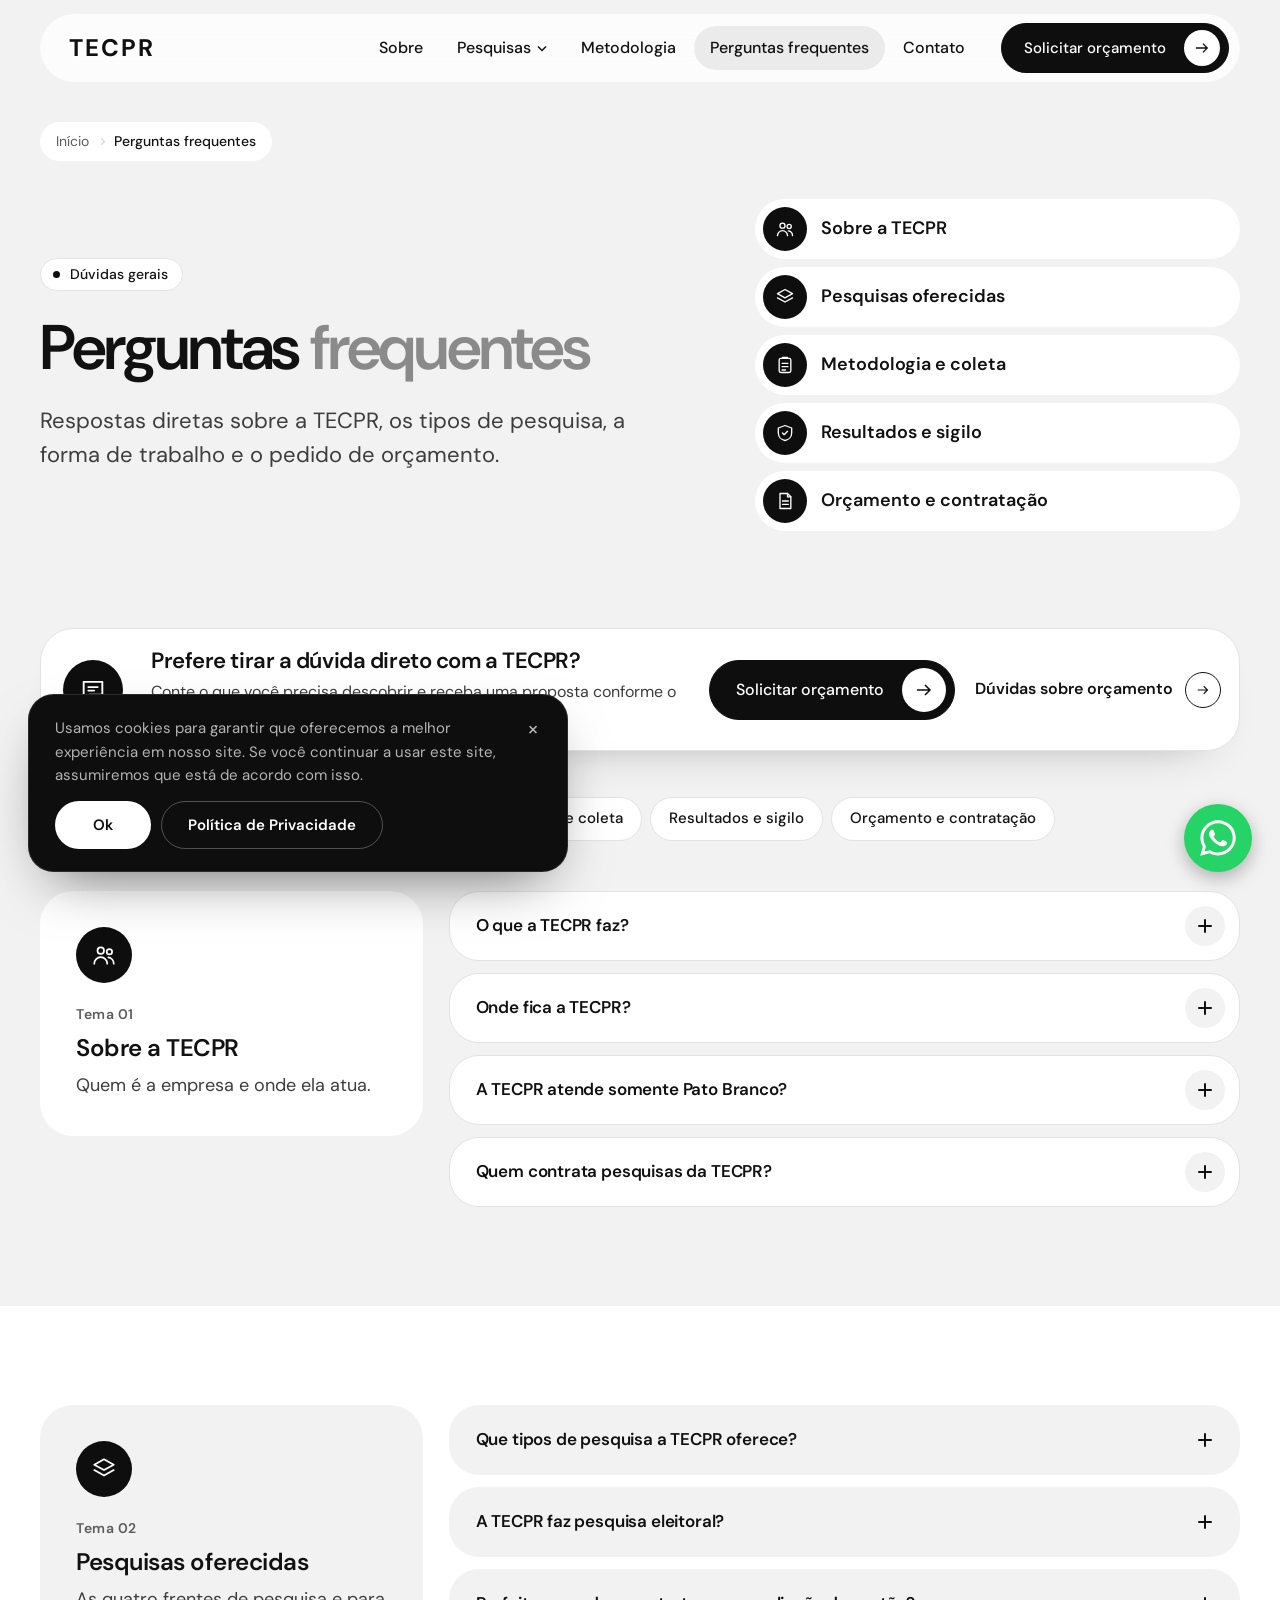
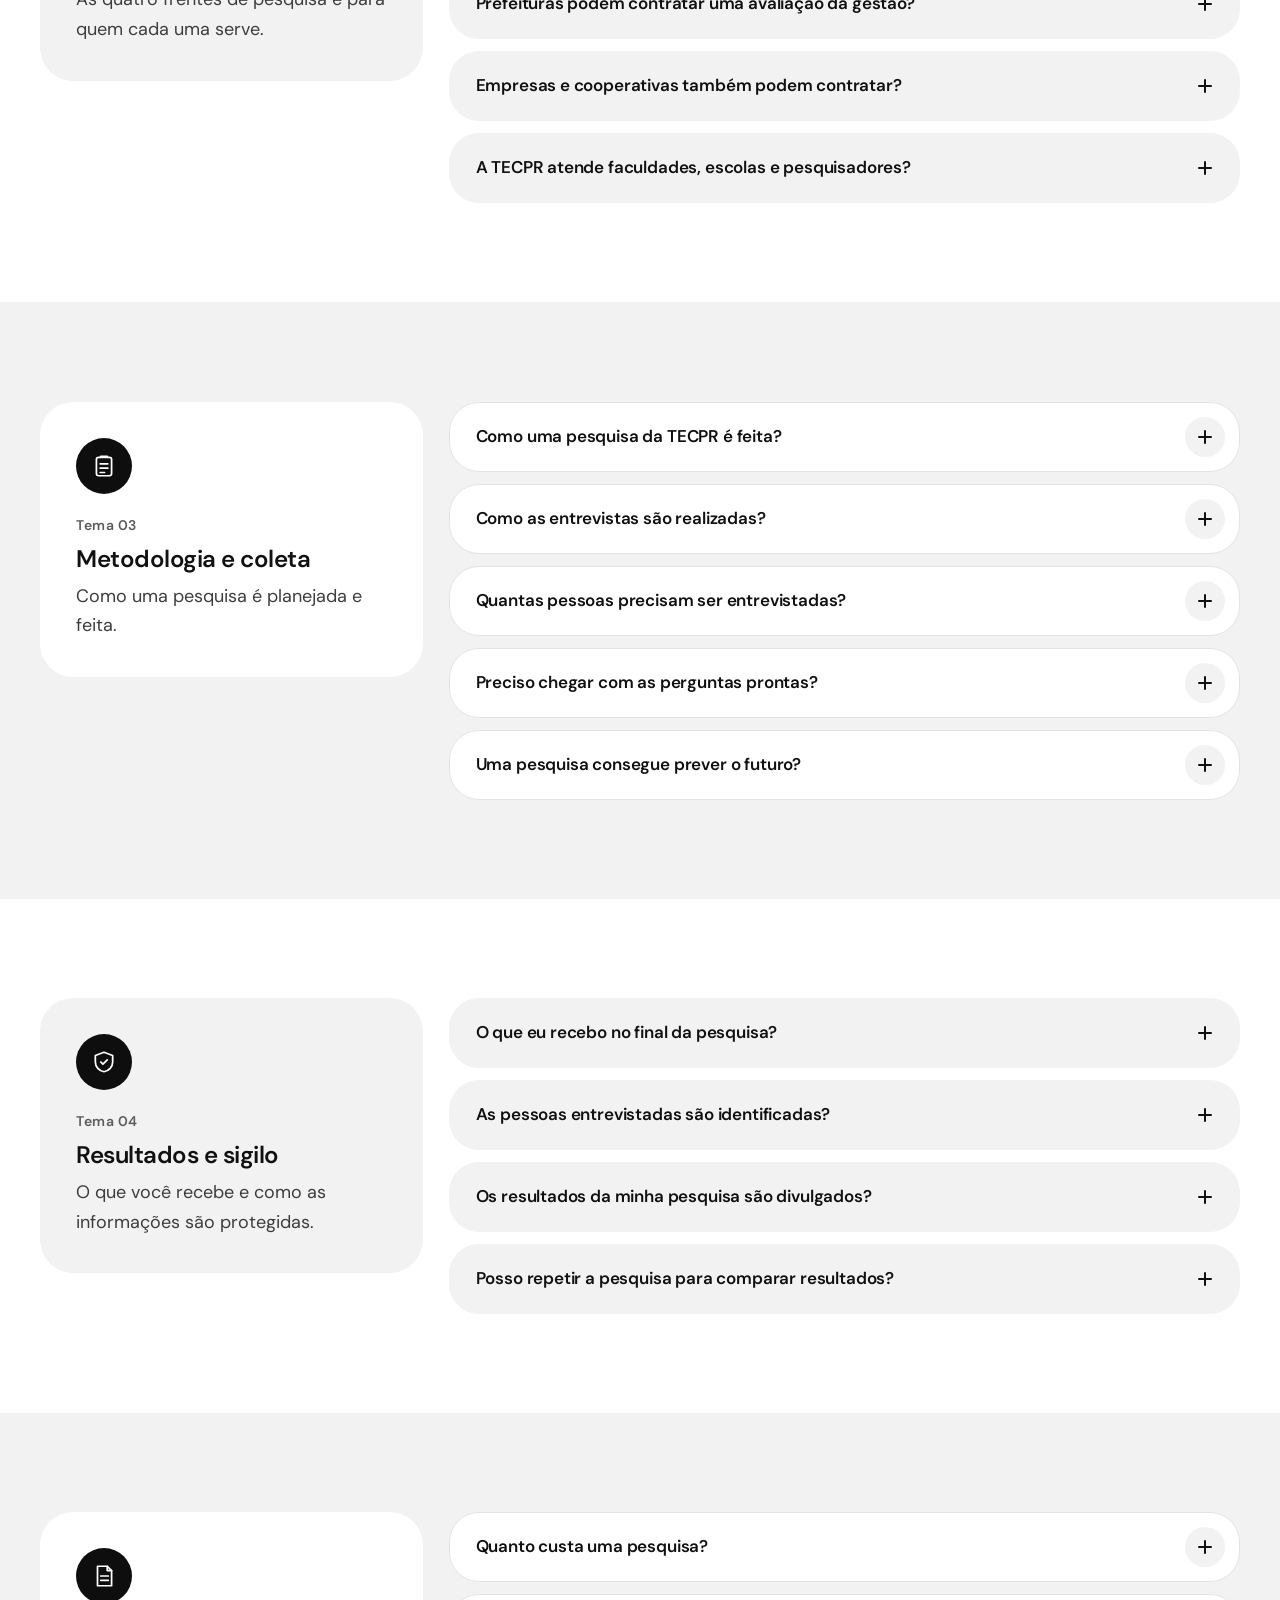
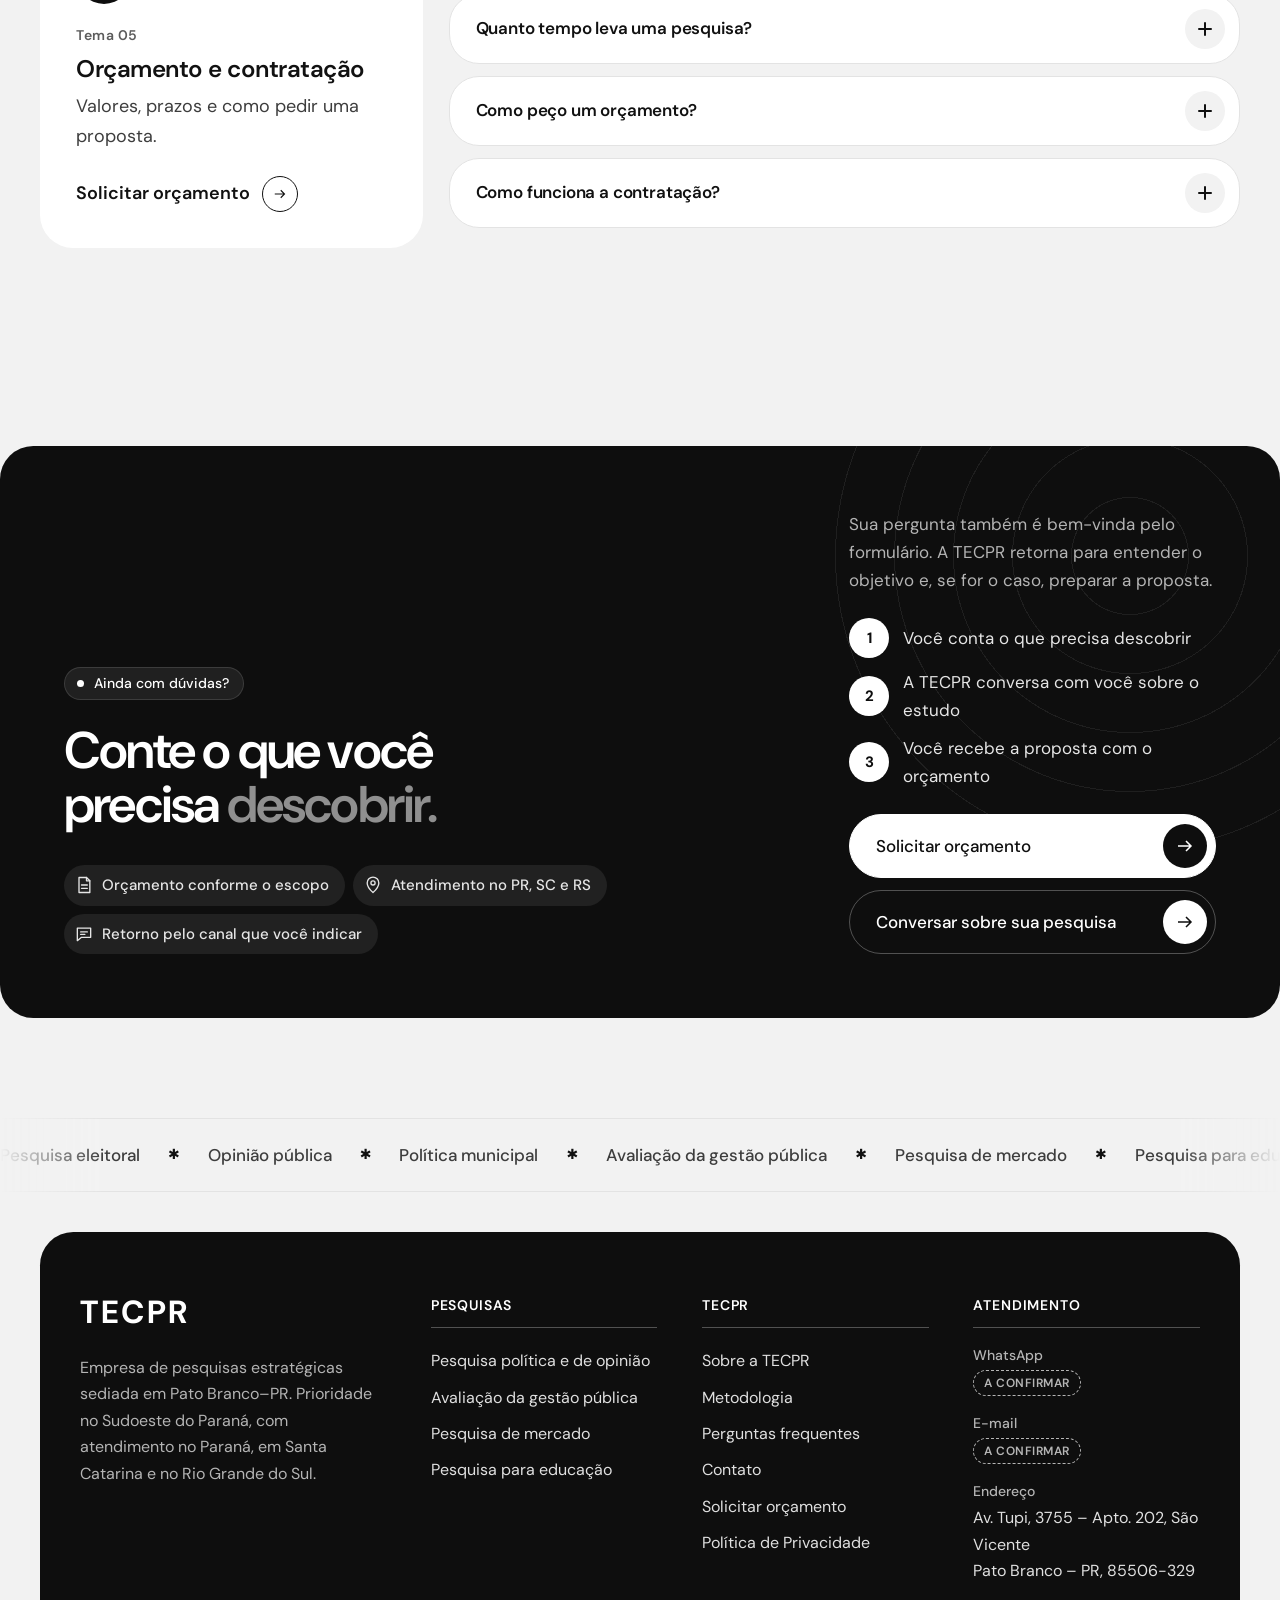
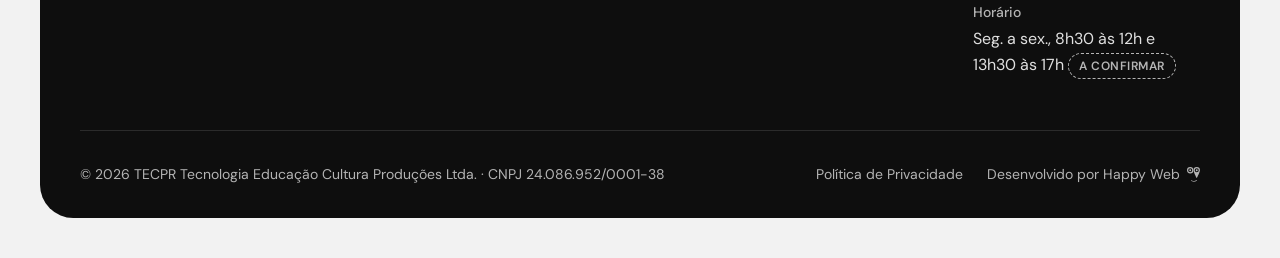
<file: perguntas-frequentes/index.html>
<!doctype html>
<html lang="pt-BR">
<head>
  <meta charset="utf-8">
  <meta name="viewport" content="width=device-width, initial-scale=1">
  <title>Perguntas frequentes sobre pesquisas | TECPR</title>
  <meta name="description" content="Dúvidas sobre a TECPR, os tipos de pesquisa, a metodologia, o sigilo dos resultados e como pedir um orçamento. Atendimento no PR, SC e RS.">
  <meta name="robots" content="index, follow">
  <link rel="canonical" href="https://tecpr.com.br/perguntas-frequentes/">
  <meta name="theme-color" content="#111111">
  <meta property="og:type" content="website">
  <meta property="og:locale" content="pt_BR">
  <meta property="og:site_name" content="TECPR">
  <meta property="og:title" content="Perguntas frequentes sobre pesquisas | TECPR">
  <meta property="og:description" content="Dúvidas sobre a TECPR, os tipos de pesquisa, a metodologia, o sigilo dos resultados e como pedir um orçamento. Atendimento no PR, SC e RS.">
  <meta property="og:url" content="https://tecpr.com.br/perguntas-frequentes/">
  <meta property="og:image" content="https://tecpr.com.br/public/imagens/og-tecpr.png">
  <meta property="og:image:width" content="1200">
  <meta property="og:image:height" content="630">
  <meta property="og:image:type" content="image/png">
  <meta property="og:image:alt" content="TECPR — pesquisa estratégica">
  <meta name="twitter:card" content="summary_large_image">
  <link rel="icon" href="../public/icones/favicon.svg" type="image/svg+xml">
  <link rel="apple-touch-icon" href="../public/icones/apple-touch-icon.png">
  <link rel="preconnect" href="https://fonts.googleapis.com">
  <link rel="preconnect" href="https://fonts.gstatic.com" crossorigin>
  <link rel="stylesheet" href="https://fonts.googleapis.com/css2?family=DM+Sans:opsz,wght@9..40,400..700&amp;display=swap">
  <link rel="stylesheet" href="../css/normalize.css">
  <link rel="stylesheet" href="../css/reset.css">
  <link rel="stylesheet" href="../css/style-global.css">
  <link rel="stylesheet" href="../css/perguntas.css">
  <script defer src="../js/funções-global.js"></script>
  <script type="application/ld+json">{"@context": "https://schema.org", "@type": "BreadcrumbList", "itemListElement": [{"@type": "ListItem", "position": 1, "name": "Início", "item": "https://tecpr.com.br/"}, {"@type": "ListItem", "position": 2, "name": "Perguntas frequentes", "item": "https://tecpr.com.br/perguntas-frequentes/"}]}</script>
  <script type="application/ld+json">{"@context": "https://schema.org", "@type": "FAQPage", "mainEntity": [{"@type": "Question", "name": "O que a TECPR faz?", "acceptedAnswer": {"@type": "Answer", "text": "A TECPR é uma empresa de pesquisas do Sudoeste do Paraná. Ela planeja e realiza pesquisas para que lideranças, governos, empresas e instituições de ensino conheçam melhor o seu público e tomem decisões com fundamento. Conheça a TECPR."}}, {"@type": "Question", "name": "Onde fica a TECPR?", "acceptedAnswer": {"@type": "Answer", "text": "A sede fica em Pato Branco, no Paraná, na Av. Tupi, 3755 – Apto. 202, bairro São Vicente."}}, {"@type": "Question", "name": "A TECPR atende somente Pato Branco?", "acceptedAnswer": {"@type": "Answer", "text": "Não. A prioridade é o Sudoeste do Paraná, mas a TECPR também realiza pesquisas em municípios de todo o Paraná, de Santa Catarina e do Rio Grande do Sul."}}, {"@type": "Question", "name": "Quem contrata pesquisas da TECPR?", "acceptedAnswer": {"@type": "Answer", "text": "Lideranças políticas e partidos, prefeituras e secretarias, empresas, cooperativas e associações, e instituições de ensino. Professores, pesquisadores e estudantes também podem contar com a TECPR na coleta de dados de projetos acadêmicos."}}, {"@type": "Question", "name": "Que tipos de pesquisa a TECPR oferece?", "acceptedAnswer": {"@type": "Answer", "text": "São quatro frentes: pesquisa política e de opinião, avaliação da gestão pública, pesquisa de mercado e pesquisa para educação. Cada página explica para quem a pesquisa é indicada e o que ela pode mostrar."}}, {"@type": "Question", "name": "A TECPR faz pesquisa eleitoral?", "acceptedAnswer": {"@type": "Answer", "text": "Sim. A TECPR realiza pesquisas políticas, eleitorais e de opinião pública, para uso interno ou para divulgação. Quando os resultados vão ser divulgados, a pesquisa segue a legislação eleitoral, inclusive o registro na Justiça Eleitoral, e isso é tratado já no planejamento."}}, {"@type": "Question", "name": "Prefeituras podem contratar uma avaliação da gestão?", "acceptedAnswer": {"@type": "Answer", "text": "Sim. A TECPR faz pesquisas de avaliação para prefeituras, secretarias e instituições públicas. O estudo pode avaliar a gestão como um todo ou apenas um serviço, como saúde, educação ou mobilidade, e também levantar as demandas da população."}}, {"@type": "Question", "name": "Empresas e cooperativas também podem contratar?", "acceptedAnswer": {"@type": "Answer", "text": "Sim. A pesquisa de mercado atende empresas, cooperativas e associações, inclusive pequenas empresas. Ela pode medir a demanda por um produto ou serviço, avaliar a viabilidade de um novo negócio ou ouvir a opinião dos clientes."}}, {"@type": "Question", "name": "A TECPR atende faculdades, escolas e pesquisadores?", "acceptedAnswer": {"@type": "Answer", "text": "Sim. Para faculdades, escolas e redes de ensino, a TECPR pesquisa a satisfação dos alunos, a demanda por cursos e a imagem da instituição. Para projetos acadêmicos, ela pode fazer apenas a coleta de dados em campo, seguindo o instrumento do pesquisador responsável."}}, {"@type": "Question", "name": "Como uma pesquisa da TECPR é feita?", "acceptedAnswer": {"@type": "Answer", "text": "Em cinco etapas: conversa inicial, planejamento da amostra e do questionário, coleta presencial, análise dos dados e apresentação dos resultados em relatório e reunião. Veja a metodologia completa."}}, {"@type": "Question", "name": "Como as entrevistas são realizadas?", "acceptedAnswer": {"@type": "Answer", "text": "Pessoalmente. Equipes orientadas para cada estudo vão até o público definido no planejamento e aplicam o questionário sempre da mesma forma, com respeito a quem responde."}}, {"@type": "Question", "name": "Quantas pessoas precisam ser entrevistadas?", "acceptedAnswer": {"@type": "Answer", "text": "Depende de cada estudo. O número é definido no planejamento da amostra, a partir do objetivo, do público e dos recortes desejados, como bairros ou perfis. Quanto mais detalhes você quiser nos resultados, maior tende a ser a amostra."}}, {"@type": "Question", "name": "Preciso chegar com as perguntas prontas?", "acceptedAnswer": {"@type": "Answer", "text": "Não. Basta contar qual decisão você precisa tomar. O questionário é construído a partir disso e revisado com você antes da coleta, com uma redação que não induz as respostas."}}, {"@type": "Question", "name": "Uma pesquisa consegue prever o futuro?", "acceptedAnswer": {"@type": "Answer", "text": "Não. A pesquisa mostra a opinião do público no momento da coleta, dentro dos limites da amostra. Ela orienta decisões, mas não garante o resultado delas."}}, {"@type": "Question", "name": "O que eu recebo no final da pesquisa?", "acceptedAnswer": {"@type": "Answer", "text": "Um relatório com os resultados e a análise, que também indica o alcance e os limites do estudo, e uma reunião de apresentação para você e sua equipe discutirem as conclusões e tirarem dúvidas."}}, {"@type": "Question", "name": "As pessoas entrevistadas são identificadas?", "acceptedAnswer": {"@type": "Answer", "text": "Não. As respostas são tratadas com sigilo, e os resultados são apresentados sem identificar quem respondeu."}}, {"@type": "Question", "name": "Os resultados da minha pesquisa são divulgados?", "acceptedAnswer": {"@type": "Answer", "text": "Não automaticamente. Os resultados pertencem a quem contratou o estudo e não são publicados no site da TECPR. Se houver interesse em divulgar, isso segue a legislação aplicável, como acontece nas pesquisas eleitorais."}}, {"@type": "Question", "name": "Posso repetir a pesquisa para comparar resultados?", "acceptedAnswer": {"@type": "Answer", "text": "Sim. Repetir o estudo com o mesmo desenho permite comparar os resultados e acompanhar como a opinião muda ao longo do tempo."}}, {"@type": "Question", "name": "Quanto custa uma pesquisa?", "acceptedAnswer": {"@type": "Answer", "text": "O preço é sob consulta, porque cada estudo é diferente. O valor depende do público pesquisado, da área geográfica, do tamanho da amostra, do questionário, do prazo e da profundidade da análise. Tudo isso aparece na proposta, antes da contratação."}}, {"@type": "Question", "name": "Quanto tempo leva uma pesquisa?", "acceptedAnswer": {"@type": "Answer", "text": "O prazo é definido no planejamento e varia conforme o tamanho da amostra, a área a ser percorrida e a análise necessária. Ele é informado na proposta, junto com o cronograma."}}, {"@type": "Question", "name": "Como peço um orçamento?", "acceptedAnswer": {"@type": "Answer", "text": "Pelo formulário da página de contato. São seis campos: nome, telefone, WhatsApp ou e-mail, cidade, estado, tipo de pesquisa e uma breve descrição do que você precisa. A TECPR retorna pelo canal que você indicar, conversa sobre o estudo e envia a proposta."}}, {"@type": "Question", "name": "Como funciona a contratação?", "acceptedAnswer": {"@type": "Answer", "text": "A contratação é feita por projeto. Depois da conversa inicial, você recebe uma proposta com os objetivos, o público, a amostra, o cronograma e o orçamento do estudo."}}]}</script>
</head>
<body class="pagina-perguntas-frequentes">

<a class="pular-conteudo" href="#conteudo">Pular para o conteúdo</a>

<header class="cabecalho">
  <div class="container cabecalho__interno">
    <a class="logo" href="../" aria-label="TECPR — página inicial">TECPR</a>

    <nav class="navegacao" aria-label="Principal">
      <ul class="navegacao__lista">
        <li class="navegacao__item"><a class="navegacao__link" href="../sobre/">Sobre</a></li>
        <li class="navegacao__item navegacao__item--submenu" data-aberto="false">
          <button class="navegacao__link" type="button" aria-expanded="false" aria-controls="submenu-pesquisas">Pesquisas <svg viewBox="0 0 10 10" fill="none" stroke="currentColor" stroke-width="1.5" aria-hidden="true"><path d="M1 3.5l4 4 4-4"/></svg></button>
          <div class="submenu" id="submenu-pesquisas"><a class="submenu__link" href="../pesquisa-politica-e-opiniao/"><span class="submenu__numero">01</span><span class="submenu__titulo">Pesquisa política e de opinião</span><span class="submenu__descricao">Cenário político, eleitoral e opinião pública no município.</span></a><a class="submenu__link" href="../avaliacao-gestao-publica/"><span class="submenu__numero">02</span><span class="submenu__titulo">Avaliação da gestão pública</span><span class="submenu__descricao">Percepção da população sobre a gestão e os serviços públicos.</span></a><a class="submenu__link" href="../pesquisa-de-mercado/"><span class="submenu__numero">03</span><span class="submenu__titulo">Pesquisa de mercado</span><span class="submenu__descricao">Demanda, viabilidade e satisfação para decisões empresariais.</span></a><a class="submenu__link" href="../pesquisa-para-educacao/"><span class="submenu__numero">04</span><span class="submenu__titulo">Pesquisa para educação</span><span class="submenu__descricao">Estudos para instituições de ensino e coleta de dados acadêmicos.</span></a></div>
        </li>
        <li class="navegacao__item"><a class="navegacao__link" href="../metodologia/">Metodologia</a></li>
        <li class="navegacao__item"><a class="navegacao__link" href="./" aria-current="page">Perguntas frequentes</a></li>
        <li class="navegacao__item"><a class="navegacao__link" href="../contato/">Contato</a></li>
      </ul>
      <a class="botao" href="../contato/#formulario">Solicitar orçamento <svg class="botao__seta" viewBox="0 0 16 16" fill="none" stroke="currentColor" stroke-width="1.5" aria-hidden="true"><path d="M1 8h13M9 3l5 5-5 5"/></svg></a>
    </nav>

    <div class="cabecalho__acoes-mobile">
      <a class="botao-orcamento" href="../contato/#formulario">Orçamento</a>
      <button class="botao-menu" type="button" aria-expanded="false" aria-controls="menu-mobile" aria-label="Abrir menu">
        <span class="botao-menu__linhas" aria-hidden="true"></span>
      </button>
    </div>
  </div>
</header>

<div class="menu-mobile" id="menu-mobile" aria-hidden="true">
  <div class="container menu-mobile__conteudo">
    <nav aria-label="Menu móvel">
      <div class="menu-mobile__grupo">
        <span class="rotulo menu-mobile__titulo">Pesquisas</span>
        <a class="menu-mobile__link" href="../pesquisa-politica-e-opiniao/">Pesquisa política e de opinião <svg viewBox="0 0 16 16" fill="none" stroke="currentColor" stroke-width="1.5" aria-hidden="true"><path d="M1 8h13M9 3l5 5-5 5"/></svg></a><a class="menu-mobile__link" href="../avaliacao-gestao-publica/">Avaliação da gestão pública <svg viewBox="0 0 16 16" fill="none" stroke="currentColor" stroke-width="1.5" aria-hidden="true"><path d="M1 8h13M9 3l5 5-5 5"/></svg></a><a class="menu-mobile__link" href="../pesquisa-de-mercado/">Pesquisa de mercado <svg viewBox="0 0 16 16" fill="none" stroke="currentColor" stroke-width="1.5" aria-hidden="true"><path d="M1 8h13M9 3l5 5-5 5"/></svg></a><a class="menu-mobile__link" href="../pesquisa-para-educacao/">Pesquisa para educação <svg viewBox="0 0 16 16" fill="none" stroke="currentColor" stroke-width="1.5" aria-hidden="true"><path d="M1 8h13M9 3l5 5-5 5"/></svg></a>
      </div>
      <div class="menu-mobile__grupo">
        <span class="rotulo menu-mobile__titulo">TECPR</span>
        <a class="menu-mobile__link" href="../">Início <svg viewBox="0 0 16 16" fill="none" stroke="currentColor" stroke-width="1.5" aria-hidden="true"><path d="M1 8h13M9 3l5 5-5 5"/></svg></a>
        <a class="menu-mobile__link" href="../sobre/">Sobre <svg viewBox="0 0 16 16" fill="none" stroke="currentColor" stroke-width="1.5" aria-hidden="true"><path d="M1 8h13M9 3l5 5-5 5"/></svg></a>
        <a class="menu-mobile__link" href="../metodologia/">Metodologia <svg viewBox="0 0 16 16" fill="none" stroke="currentColor" stroke-width="1.5" aria-hidden="true"><path d="M1 8h13M9 3l5 5-5 5"/></svg></a>
        <a class="menu-mobile__link" href="./" aria-current="page">Perguntas frequentes <svg viewBox="0 0 16 16" fill="none" stroke="currentColor" stroke-width="1.5" aria-hidden="true"><path d="M1 8h13M9 3l5 5-5 5"/></svg></a>
        <a class="menu-mobile__link" href="../contato/">Contato <svg viewBox="0 0 16 16" fill="none" stroke="currentColor" stroke-width="1.5" aria-hidden="true"><path d="M1 8h13M9 3l5 5-5 5"/></svg></a>
      </div>
    </nav>
    <div class="botoes">
      <a class="botao botao--claro botao--bloco" href="../contato/#formulario">Solicitar orçamento <svg class="botao__seta" viewBox="0 0 16 16" fill="none" stroke="currentColor" stroke-width="1.5" aria-hidden="true"><path d="M1 8h13M9 3l5 5-5 5"/></svg></a>
      <a class="botao botao--contorno-claro botao--bloco" href="../contato/" data-whatsapp-cta="menu">Conversar sobre sua pesquisa</a>
    </div>
    <div class="menu-mobile__rodape">
      <span>Pato Branco – PR · Atendimento no PR, SC e RS</span>
    </div>
  </div>
</div>

<main id="conteudo">
  <section class="hero-interno hero-interno--compacto" aria-labelledby="pagina-titulo">
    <div class="container">
      <nav class="trilha" aria-label="Você está em">
        <ol>
          <li><a href="../">Início</a></li>
          <li><span aria-current="page">Perguntas frequentes</span></li>
        </ol>
      </nav>
      <div class="hero-interno__grade">
        <div class="hero-interno__texto">
          <p class="rotulo">Dúvidas gerais</p>
          <h1 class="titulo-1" id="pagina-titulo">Perguntas <em>frequentes</em></h1>
          <p class="lead">Respostas diretas sobre a TECPR, os tipos de pesquisa, a forma de trabalho e o pedido de orçamento.</p>
        </div>
        <ul class="faq-geral__temas" aria-label="Temas desta página">
          <li><span class="icone-circulo" aria-hidden="true"><svg class="icone" viewBox="0 0 24 24" fill="none" stroke="currentColor" stroke-width="1.6" stroke-linecap="round" stroke-linejoin="round" aria-hidden="true"><circle cx="9" cy="8" r="3"/><path d="M3 20c0-3.3 2.7-6 6-6s6 2.7 6 6"/><circle cx="17" cy="9" r="2.5"/><path d="M16 14.2c2.9.4 5 2.8 5 5.8"/></svg></span>Sobre a TECPR</li>
          <li><span class="icone-circulo" aria-hidden="true"><svg class="icone" viewBox="0 0 24 24" fill="none" stroke="currentColor" stroke-width="1.6" stroke-linecap="round" stroke-linejoin="round" aria-hidden="true"><path d="M12 3l9 5-9 5-9-5z"/><path d="M3 13l9 5 9-5"/></svg></span>Pesquisas oferecidas</li>
          <li><span class="icone-circulo" aria-hidden="true"><svg class="icone" viewBox="0 0 24 24" fill="none" stroke="currentColor" stroke-width="1.6" stroke-linecap="round" stroke-linejoin="round" aria-hidden="true"><rect x="5" y="4" width="14" height="17" rx="2"/><path d="M9 4V3h6v1M8.5 10h7M8.5 14h7M8.5 18h4"/></svg></span>Metodologia e coleta</li>
          <li><span class="icone-circulo" aria-hidden="true"><svg class="icone" viewBox="0 0 24 24" fill="none" stroke="currentColor" stroke-width="1.6" stroke-linecap="round" stroke-linejoin="round" aria-hidden="true"><path d="M12 3l8 3v6c0 4.5-3.4 8.2-8 9-4.6-.8-8-4.5-8-9V6z"/><path d="M9 12l2 2 4-4"/></svg></span>Resultados e sigilo</li>
          <li><span class="icone-circulo" aria-hidden="true"><svg class="icone" viewBox="0 0 24 24" fill="none" stroke="currentColor" stroke-width="1.6" stroke-linecap="round" stroke-linejoin="round" aria-hidden="true"><path d="M6 3h9l4 4v14H6z"/><path d="M15 3v4h4M9 12h7M9 16h7"/></svg></span>Orçamento e contratação</li>
        </ul>
      </div>
    </div>
  </section>

  <section class="cta-rapido-secao" aria-label="Pedir orçamento">
    <div class="container">
      <div class="cta-rapido revelar">
        <span class="icone-circulo" aria-hidden="true"><svg class="icone" viewBox="0 0 24 24" fill="none" stroke="currentColor" stroke-width="1.6" stroke-linecap="round" stroke-linejoin="round" aria-hidden="true"><path d="M4 5h16v11H9l-5 4z"/><path d="M8 9.5h8M8 12.5h5"/></svg></span>
        <p><strong class="cta-rapido__titulo">Prefere tirar a dúvida direto com a TECPR?</strong><span class="cta-rapido__texto">Conte o que você precisa descobrir e receba uma proposta conforme o escopo do estudo.</span></p>
        <div class="cta-rapido__acoes">
          <a class="botao" href="../contato/#formulario">Solicitar orçamento <svg class="botao__seta" viewBox="0 0 16 16" fill="none" stroke="currentColor" stroke-width="1.5" aria-hidden="true"><path d="M1 8h13M9 3l5 5-5 5"/></svg></a>
          <a class="link-seta" href="#orcamento">Dúvidas sobre orçamento <svg viewBox="0 0 16 16" fill="none" stroke="currentColor" stroke-width="1.5" aria-hidden="true"><path d="M1 8h13M9 3l5 5-5 5"/></svg></a>
        </div>
      </div>
    </div>
  </section>

  <nav class="indice-pagina" aria-label="Temas das perguntas">
    <div class="container">
      <ul class="indice-pagina__lista">
        <li class="indice-pagina__rotulo mono">Temas</li>
        <li><a class="indice-pagina__link" href="#sobre-a-tecpr">Sobre a TECPR</a></li>
        <li><a class="indice-pagina__link" href="#pesquisas">Pesquisas oferecidas</a></li>
        <li><a class="indice-pagina__link" href="#metodologia-e-coleta">Metodologia e coleta</a></li>
        <li><a class="indice-pagina__link" href="#resultados-e-sigilo">Resultados e sigilo</a></li>
        <li><a class="indice-pagina__link" href="#orcamento">Orçamento e contratação</a></li>
      </ul>
    </div>
  </nav>

  <!-- 1. Sobre a TECPR -->
  <section class="secao faq-geral" id="sobre-a-tecpr" aria-labelledby="tema-1-titulo">
    <div class="container faq-geral__grade">
      <div class="faq-geral__cabeca revelar">
        <span class="icone-circulo" aria-hidden="true"><svg class="icone" viewBox="0 0 24 24" fill="none" stroke="currentColor" stroke-width="1.6" stroke-linecap="round" stroke-linejoin="round" aria-hidden="true"><circle cx="9" cy="8" r="3"/><path d="M3 20c0-3.3 2.7-6 6-6s6 2.7 6 6"/><circle cx="17" cy="9" r="2.5"/><path d="M16 14.2c2.9.4 5 2.8 5 5.8"/></svg></span>
        <p class="mono faq-geral__numero">Tema 01</p>
        <h2 class="titulo-3" id="tema-1-titulo">Sobre a TECPR</h2>
        <p>Quem é a empresa e onde ela atua.</p>
      </div>
      <div class="faq__lista">
        <div class="faq__item">
          <h3 class="faq__pergunta"><button class="faq__botao" type="button" aria-expanded="false" aria-controls="faq-1"><span class="faq__texto">O que a TECPR faz?</span><span class="faq__icone" aria-hidden="true"></span></button></h3>
          <div class="faq__resposta" id="faq-1" data-aberta="false"><div><p>A TECPR é uma empresa de pesquisas do Sudoeste do Paraná. Ela planeja e realiza pesquisas para que lideranças, governos, empresas e instituições de ensino conheçam melhor o seu público e tomem decisões com fundamento. <a href="../sobre/">Conheça a TECPR</a>.</p></div></div>
        </div>
        <div class="faq__item">
          <h3 class="faq__pergunta"><button class="faq__botao" type="button" aria-expanded="false" aria-controls="faq-2"><span class="faq__texto">Onde fica a TECPR?</span><span class="faq__icone" aria-hidden="true"></span></button></h3>
          <div class="faq__resposta" id="faq-2" data-aberta="false"><div><p>A sede fica em Pato Branco, no Paraná, na Av. Tupi, 3755 – Apto. 202, bairro São Vicente.</p></div></div>
        </div>
        <div class="faq__item">
          <h3 class="faq__pergunta"><button class="faq__botao" type="button" aria-expanded="false" aria-controls="faq-3"><span class="faq__texto">A TECPR atende somente Pato Branco?</span><span class="faq__icone" aria-hidden="true"></span></button></h3>
          <div class="faq__resposta" id="faq-3" data-aberta="false"><div><p>Não. A prioridade é o Sudoeste do Paraná, mas a TECPR também realiza pesquisas em municípios de todo o Paraná, de Santa Catarina e do Rio Grande do Sul.</p></div></div>
        </div>
        <div class="faq__item">
          <h3 class="faq__pergunta"><button class="faq__botao" type="button" aria-expanded="false" aria-controls="faq-4"><span class="faq__texto">Quem contrata pesquisas da TECPR?</span><span class="faq__icone" aria-hidden="true"></span></button></h3>
          <div class="faq__resposta" id="faq-4" data-aberta="false"><div><p>Lideranças políticas e partidos, prefeituras e secretarias, empresas, cooperativas e associações, e instituições de ensino. Professores, pesquisadores e estudantes também podem contar com a TECPR na coleta de dados de projetos acadêmicos.</p></div></div>
        </div>
      </div>
    </div>
  </section>

  <!-- 2. Pesquisas oferecidas -->
  <section class="secao secao--suave faq-geral" id="pesquisas" aria-labelledby="tema-2-titulo">
    <div class="container faq-geral__grade">
      <div class="faq-geral__cabeca revelar">
        <span class="icone-circulo" aria-hidden="true"><svg class="icone" viewBox="0 0 24 24" fill="none" stroke="currentColor" stroke-width="1.6" stroke-linecap="round" stroke-linejoin="round" aria-hidden="true"><path d="M12 3l9 5-9 5-9-5z"/><path d="M3 13l9 5 9-5"/></svg></span>
        <p class="mono faq-geral__numero">Tema 02</p>
        <h2 class="titulo-3" id="tema-2-titulo">Pesquisas oferecidas</h2>
        <p>As quatro frentes de pesquisa e para quem cada uma serve.</p>
      </div>
      <div class="faq__lista">
        <div class="faq__item">
          <h3 class="faq__pergunta"><button class="faq__botao" type="button" aria-expanded="false" aria-controls="faq-5"><span class="faq__texto">Que tipos de pesquisa a TECPR oferece?</span><span class="faq__icone" aria-hidden="true"></span></button></h3>
          <div class="faq__resposta" id="faq-5" data-aberta="false"><div><p>São quatro frentes: <a href="../pesquisa-politica-e-opiniao/">pesquisa política e de opinião</a>, <a href="../avaliacao-gestao-publica/">avaliação da gestão pública</a>, <a href="../pesquisa-de-mercado/">pesquisa de mercado</a> e <a href="../pesquisa-para-educacao/">pesquisa para educação</a>. Cada página explica para quem a pesquisa é indicada e o que ela pode mostrar.</p></div></div>
        </div>
        <div class="faq__item">
          <h3 class="faq__pergunta"><button class="faq__botao" type="button" aria-expanded="false" aria-controls="faq-6"><span class="faq__texto">A TECPR faz pesquisa eleitoral?</span><span class="faq__icone" aria-hidden="true"></span></button></h3>
          <div class="faq__resposta" id="faq-6" data-aberta="false"><div><p>Sim. A TECPR realiza pesquisas políticas, eleitorais e de opinião pública, para uso interno ou para divulgação. Quando os resultados vão ser divulgados, a pesquisa segue a legislação eleitoral, inclusive o registro na Justiça Eleitoral, e isso é tratado já no planejamento.</p></div></div>
        </div>
        <div class="faq__item">
          <h3 class="faq__pergunta"><button class="faq__botao" type="button" aria-expanded="false" aria-controls="faq-7"><span class="faq__texto">Prefeituras podem contratar uma avaliação da gestão?</span><span class="faq__icone" aria-hidden="true"></span></button></h3>
          <div class="faq__resposta" id="faq-7" data-aberta="false"><div><p>Sim. A TECPR faz pesquisas de avaliação para prefeituras, secretarias e instituições públicas. O estudo pode avaliar a gestão como um todo ou apenas um serviço, como saúde, educação ou mobilidade, e também levantar as demandas da população.</p></div></div>
        </div>
        <div class="faq__item">
          <h3 class="faq__pergunta"><button class="faq__botao" type="button" aria-expanded="false" aria-controls="faq-8"><span class="faq__texto">Empresas e cooperativas também podem contratar?</span><span class="faq__icone" aria-hidden="true"></span></button></h3>
          <div class="faq__resposta" id="faq-8" data-aberta="false"><div><p>Sim. A pesquisa de mercado atende empresas, cooperativas e associações, inclusive pequenas empresas. Ela pode medir a demanda por um produto ou serviço, avaliar a viabilidade de um novo negócio ou ouvir a opinião dos clientes.</p></div></div>
        </div>
        <div class="faq__item">
          <h3 class="faq__pergunta"><button class="faq__botao" type="button" aria-expanded="false" aria-controls="faq-9"><span class="faq__texto">A TECPR atende faculdades, escolas e pesquisadores?</span><span class="faq__icone" aria-hidden="true"></span></button></h3>
          <div class="faq__resposta" id="faq-9" data-aberta="false"><div><p>Sim. Para faculdades, escolas e redes de ensino, a TECPR pesquisa a satisfação dos alunos, a demanda por cursos e a imagem da instituição. Para projetos acadêmicos, ela pode fazer apenas a coleta de dados em campo, seguindo o instrumento do pesquisador responsável.</p></div></div>
        </div>
      </div>
    </div>
  </section>

  <!-- 3. Metodologia e coleta -->
  <section class="secao faq-geral" id="metodologia-e-coleta" aria-labelledby="tema-3-titulo">
    <div class="container faq-geral__grade">
      <div class="faq-geral__cabeca revelar">
        <span class="icone-circulo" aria-hidden="true"><svg class="icone" viewBox="0 0 24 24" fill="none" stroke="currentColor" stroke-width="1.6" stroke-linecap="round" stroke-linejoin="round" aria-hidden="true"><rect x="5" y="4" width="14" height="17" rx="2"/><path d="M9 4V3h6v1M8.5 10h7M8.5 14h7M8.5 18h4"/></svg></span>
        <p class="mono faq-geral__numero">Tema 03</p>
        <h2 class="titulo-3" id="tema-3-titulo">Metodologia e coleta</h2>
        <p>Como uma pesquisa é planejada e feita.</p>
      </div>
      <div class="faq__lista">
        <div class="faq__item">
          <h3 class="faq__pergunta"><button class="faq__botao" type="button" aria-expanded="false" aria-controls="faq-10"><span class="faq__texto">Como uma pesquisa da TECPR é feita?</span><span class="faq__icone" aria-hidden="true"></span></button></h3>
          <div class="faq__resposta" id="faq-10" data-aberta="false"><div><p>Em cinco etapas: conversa inicial, planejamento da amostra e do questionário, coleta presencial, análise dos dados e apresentação dos resultados em relatório e reunião. <a href="../metodologia/">Veja a metodologia completa</a>.</p></div></div>
        </div>
        <div class="faq__item">
          <h3 class="faq__pergunta"><button class="faq__botao" type="button" aria-expanded="false" aria-controls="faq-11"><span class="faq__texto">Como as entrevistas são realizadas?</span><span class="faq__icone" aria-hidden="true"></span></button></h3>
          <div class="faq__resposta" id="faq-11" data-aberta="false"><div><p>Pessoalmente. Equipes orientadas para cada estudo vão até o público definido no planejamento e aplicam o questionário sempre da mesma forma, com respeito a quem responde.</p></div></div>
        </div>
        <div class="faq__item">
          <h3 class="faq__pergunta"><button class="faq__botao" type="button" aria-expanded="false" aria-controls="faq-12"><span class="faq__texto">Quantas pessoas precisam ser entrevistadas?</span><span class="faq__icone" aria-hidden="true"></span></button></h3>
          <div class="faq__resposta" id="faq-12" data-aberta="false"><div><p>Depende de cada estudo. O número é definido no planejamento da amostra, a partir do objetivo, do público e dos recortes desejados, como bairros ou perfis. Quanto mais detalhes você quiser nos resultados, maior tende a ser a amostra.</p></div></div>
        </div>
        <div class="faq__item">
          <h3 class="faq__pergunta"><button class="faq__botao" type="button" aria-expanded="false" aria-controls="faq-13"><span class="faq__texto">Preciso chegar com as perguntas prontas?</span><span class="faq__icone" aria-hidden="true"></span></button></h3>
          <div class="faq__resposta" id="faq-13" data-aberta="false"><div><p>Não. Basta contar qual decisão você precisa tomar. O questionário é construído a partir disso e revisado com você antes da coleta, com uma redação que não induz as respostas.</p></div></div>
        </div>
        <div class="faq__item">
          <h3 class="faq__pergunta"><button class="faq__botao" type="button" aria-expanded="false" aria-controls="faq-14"><span class="faq__texto">Uma pesquisa consegue prever o futuro?</span><span class="faq__icone" aria-hidden="true"></span></button></h3>
          <div class="faq__resposta" id="faq-14" data-aberta="false"><div><p>Não. A pesquisa mostra a opinião do público no momento da coleta, dentro dos limites da amostra. Ela orienta decisões, mas não garante o resultado delas.</p></div></div>
        </div>
      </div>
    </div>
  </section>

  <!-- 4. Resultados e sigilo -->
  <section class="secao secao--suave faq-geral" id="resultados-e-sigilo" aria-labelledby="tema-4-titulo">
    <div class="container faq-geral__grade">
      <div class="faq-geral__cabeca revelar">
        <span class="icone-circulo" aria-hidden="true"><svg class="icone" viewBox="0 0 24 24" fill="none" stroke="currentColor" stroke-width="1.6" stroke-linecap="round" stroke-linejoin="round" aria-hidden="true"><path d="M12 3l8 3v6c0 4.5-3.4 8.2-8 9-4.6-.8-8-4.5-8-9V6z"/><path d="M9 12l2 2 4-4"/></svg></span>
        <p class="mono faq-geral__numero">Tema 04</p>
        <h2 class="titulo-3" id="tema-4-titulo">Resultados e sigilo</h2>
        <p>O que você recebe e como as informações são protegidas.</p>
      </div>
      <div class="faq__lista">
        <div class="faq__item">
          <h3 class="faq__pergunta"><button class="faq__botao" type="button" aria-expanded="false" aria-controls="faq-15"><span class="faq__texto">O que eu recebo no final da pesquisa?</span><span class="faq__icone" aria-hidden="true"></span></button></h3>
          <div class="faq__resposta" id="faq-15" data-aberta="false"><div><p>Um relatório com os resultados e a análise, que também indica o alcance e os limites do estudo, e uma reunião de apresentação para você e sua equipe discutirem as conclusões e tirarem dúvidas.</p></div></div>
        </div>
        <div class="faq__item">
          <h3 class="faq__pergunta"><button class="faq__botao" type="button" aria-expanded="false" aria-controls="faq-16"><span class="faq__texto">As pessoas entrevistadas são identificadas?</span><span class="faq__icone" aria-hidden="true"></span></button></h3>
          <div class="faq__resposta" id="faq-16" data-aberta="false"><div><p>Não. As respostas são tratadas com sigilo, e os resultados são apresentados sem identificar quem respondeu.</p></div></div>
        </div>
        <div class="faq__item">
          <h3 class="faq__pergunta"><button class="faq__botao" type="button" aria-expanded="false" aria-controls="faq-17"><span class="faq__texto">Os resultados da minha pesquisa são divulgados?</span><span class="faq__icone" aria-hidden="true"></span></button></h3>
          <div class="faq__resposta" id="faq-17" data-aberta="false"><div><p>Não automaticamente. Os resultados pertencem a quem contratou o estudo e não são publicados no site da TECPR. Se houver interesse em divulgar, isso segue a legislação aplicável, como acontece nas pesquisas eleitorais.</p></div></div>
        </div>
        <div class="faq__item">
          <h3 class="faq__pergunta"><button class="faq__botao" type="button" aria-expanded="false" aria-controls="faq-18"><span class="faq__texto">Posso repetir a pesquisa para comparar resultados?</span><span class="faq__icone" aria-hidden="true"></span></button></h3>
          <div class="faq__resposta" id="faq-18" data-aberta="false"><div><p>Sim. Repetir o estudo com o mesmo desenho permite comparar os resultados e acompanhar como a opinião muda ao longo do tempo.</p></div></div>
        </div>
      </div>
    </div>
  </section>

  <!-- 5. Orçamento e contratação -->
  <section class="secao faq-geral" id="orcamento" aria-labelledby="tema-5-titulo">
    <div class="container faq-geral__grade">
      <div class="faq-geral__cabeca revelar">
        <span class="icone-circulo" aria-hidden="true"><svg class="icone" viewBox="0 0 24 24" fill="none" stroke="currentColor" stroke-width="1.6" stroke-linecap="round" stroke-linejoin="round" aria-hidden="true"><path d="M6 3h9l4 4v14H6z"/><path d="M15 3v4h4M9 12h7M9 16h7"/></svg></span>
        <p class="mono faq-geral__numero">Tema 05</p>
        <h2 class="titulo-3" id="tema-5-titulo">Orçamento e contratação</h2>
        <p>Valores, prazos e como pedir uma proposta.</p>
        <a class="link-seta" href="../contato/#formulario">Solicitar orçamento <svg viewBox="0 0 16 16" fill="none" stroke="currentColor" stroke-width="1.5" aria-hidden="true"><path d="M1 8h13M9 3l5 5-5 5"/></svg></a>
      </div>
      <div class="faq__lista">
        <div class="faq__item">
          <h3 class="faq__pergunta"><button class="faq__botao" type="button" aria-expanded="false" aria-controls="faq-19"><span class="faq__texto">Quanto custa uma pesquisa?</span><span class="faq__icone" aria-hidden="true"></span></button></h3>
          <div class="faq__resposta" id="faq-19" data-aberta="false"><div><p>O preço é sob consulta, porque cada estudo é diferente. O valor depende do público pesquisado, da área geográfica, do tamanho da amostra, do questionário, do prazo e da profundidade da análise. Tudo isso aparece na proposta, antes da contratação.</p></div></div>
        </div>
        <div class="faq__item">
          <h3 class="faq__pergunta"><button class="faq__botao" type="button" aria-expanded="false" aria-controls="faq-20"><span class="faq__texto">Quanto tempo leva uma pesquisa?</span><span class="faq__icone" aria-hidden="true"></span></button></h3>
          <div class="faq__resposta" id="faq-20" data-aberta="false"><div><p>O prazo é definido no planejamento e varia conforme o tamanho da amostra, a área a ser percorrida e a análise necessária. Ele é informado na proposta, junto com o cronograma.</p></div></div>
        </div>
        <div class="faq__item">
          <h3 class="faq__pergunta"><button class="faq__botao" type="button" aria-expanded="false" aria-controls="faq-21"><span class="faq__texto">Como peço um orçamento?</span><span class="faq__icone" aria-hidden="true"></span></button></h3>
          <div class="faq__resposta" id="faq-21" data-aberta="false"><div><p>Pelo <a href="../contato/#formulario">formulário da página de contato</a>. São seis campos: nome, telefone, WhatsApp ou e-mail, cidade, estado, tipo de pesquisa e uma breve descrição do que você precisa. A TECPR retorna pelo canal que você indicar, conversa sobre o estudo e envia a proposta.</p></div></div>
        </div>
        <div class="faq__item">
          <h3 class="faq__pergunta"><button class="faq__botao" type="button" aria-expanded="false" aria-controls="faq-22"><span class="faq__texto">Como funciona a contratação?</span><span class="faq__icone" aria-hidden="true"></span></button></h3>
          <div class="faq__resposta" id="faq-22" data-aberta="false"><div><p>A contratação é feita por projeto. Depois da conversa inicial, você recebe uma proposta com os objetivos, o público, a amostra, o cronograma e o orçamento do estudo.</p></div></div>
        </div>
      </div>
    </div>
  </section>

  <section class="chamada-final" aria-labelledby="chamada-titulo">
    <div class="container chamada-final__grade">
      <div class="chamada-final__titulo">
        <p class="rotulo revelar">Ainda com dúvidas?</p>
        <h2 class="titulo-1 revelar" id="chamada-titulo">Conte o que você precisa <em>descobrir.</em></h2>
        <ul class="chamada-final__selos revelar atraso-1">
          <li><svg class="icone" viewBox="0 0 24 24" fill="none" stroke="currentColor" stroke-width="1.6" stroke-linecap="round" stroke-linejoin="round" aria-hidden="true"><path d="M6 3h9l4 4v14H6z"/><path d="M15 3v4h4M9 12h7M9 16h7"/></svg> Orçamento conforme o escopo</li>
          <li><svg class="icone" viewBox="0 0 24 24" fill="none" stroke="currentColor" stroke-width="1.6" stroke-linecap="round" stroke-linejoin="round" aria-hidden="true"><path d="M12 21s-7-6.2-7-11.5A7 7 0 0 1 19 9.5C19 14.8 12 21 12 21z"/><circle cx="12" cy="9.5" r="2.5"/></svg> Atendimento no PR, SC e RS</li>
          <li><svg class="icone" viewBox="0 0 24 24" fill="none" stroke="currentColor" stroke-width="1.6" stroke-linecap="round" stroke-linejoin="round" aria-hidden="true"><path d="M4 5h16v11H9l-5 4z"/><path d="M8 9.5h8M8 12.5h5"/></svg> Retorno pelo canal que você indicar</li>
        </ul>
      </div>
      <div class="chamada-final__acoes revelar atraso-1">
        <p>Sua pergunta também é bem-vinda pelo formulário. A TECPR retorna para entender o objetivo e, se for o caso, preparar a proposta.</p>
          <ol class="passos-orcamento" aria-label="Como pedir um orçamento">
            <li><span>1</span>Você conta o que precisa descobrir</li>
            <li><span>2</span>A TECPR conversa com você sobre o estudo</li>
            <li><span>3</span>Você recebe a proposta com o orçamento</li>
          </ol>
        <div class="botoes">
          <a class="botao botao--claro" href="../contato/#formulario">Solicitar orçamento <svg class="botao__seta" viewBox="0 0 16 16" fill="none" stroke="currentColor" stroke-width="1.5" aria-hidden="true"><path d="M1 8h13M9 3l5 5-5 5"/></svg></a>
          <a class="botao botao--contorno-claro" href="../contato/" data-whatsapp-cta="chamada-faq">Conversar sobre sua pesquisa <svg class="botao__seta" viewBox="0 0 16 16" fill="none" stroke="currentColor" stroke-width="1.5" aria-hidden="true"><path d="M1 8h13M9 3l5 5-5 5"/></svg></a>
        </div>
      </div>
    </div>
  </section>

</main>

<div class="faixa-temas" aria-hidden="true"><div class="faixa-temas__trilho"><div class="faixa-temas__grupo"><span>Pesquisa eleitoral</span><span>Opinião pública</span><span>Política municipal</span><span>Avaliação da gestão pública</span><span>Pesquisa de mercado</span><span>Pesquisa para educação</span><span>Coleta de dados acadêmicos</span><span>Sudoeste do Paraná</span></div><div class="faixa-temas__grupo"><span>Pesquisa eleitoral</span><span>Opinião pública</span><span>Política municipal</span><span>Avaliação da gestão pública</span><span>Pesquisa de mercado</span><span>Pesquisa para educação</span><span>Coleta de dados acadêmicos</span><span>Sudoeste do Paraná</span></div></div></div>

<footer class="rodape">
  <div class="container">
    <div class="rodape__topo">
      <div class="rodape__marca">
        <a class="logo logo--branco" href="../" aria-label="TECPR — página inicial">TECPR</a>
        <p>Empresa de pesquisas estratégicas sediada em Pato Branco–PR. Prioridade no Sudoeste do Paraná, com atendimento no Paraná, em Santa Catarina e no Rio Grande do Sul.</p>
      </div>

      <nav class="rodape__coluna" aria-label="Pesquisas">
        <span class="rotulo rotulo--sem-traco rodape__titulo">Pesquisas</span>
        <ul class="rodape__lista"><li><a href="../pesquisa-politica-e-opiniao/">Pesquisa política e de opinião</a></li><li><a href="../avaliacao-gestao-publica/">Avaliação da gestão pública</a></li><li><a href="../pesquisa-de-mercado/">Pesquisa de mercado</a></li><li><a href="../pesquisa-para-educacao/">Pesquisa para educação</a></li></ul>
      </nav>

      <nav class="rodape__coluna" aria-label="Institucional">
        <span class="rotulo rotulo--sem-traco rodape__titulo">TECPR</span>
        <ul class="rodape__lista">
          <li><a href="../sobre/">Sobre a TECPR</a></li>
          <li><a href="../metodologia/">Metodologia</a></li>
          <li><a href="./">Perguntas frequentes</a></li>
          <li><a href="../contato/">Contato</a></li>
          <li><a href="../contato/#formulario">Solicitar orçamento</a></li>
          <li><a href="../politica-de-privacidade/">Política de Privacidade</a></li>
        </ul>
      </nav>

      <div class="rodape__coluna rodape__coluna--larga">
        <span class="rotulo rotulo--sem-traco rodape__titulo">Atendimento</span>
        <dl class="rodape__contato">
          <div><dt>WhatsApp</dt><dd data-contato="whatsapp"><span class="pendente" data-pendente>A confirmar</span></dd></div>
          <div><dt>E-mail</dt><dd data-contato="email"><span class="pendente" data-pendente>A confirmar</span></dd></div>
          <div><dt>Endereço</dt><dd>Av. Tupi, 3755 – Apto. 202, São Vicente<br>Pato Branco – PR, 85506-329</dd></div>
          <div><dt>Horário</dt><dd>Seg. a sex., 8h30 às 12h e 13h30 às 17h <span class="pendente" data-pendente>A confirmar</span></dd></div>
        </dl>
      </div>
    </div>

    <div class="rodape__base">
      <span>© <span data-ano>2026</span> TECPR Tecnologia Educação Cultura Produções Ltda. · CNPJ 24.086.952/0001-38</span>
      <span class="rodape__assinatura">
        <a href="../politica-de-privacidade/">Política de Privacidade</a>
        <a class="rodape__happy" href="https://happyweb.com.br/" target="_blank" rel="noopener noreferrer">Desenvolvido por Happy Web <svg viewBox="0 0 217.3 246.55" aria-hidden="true" focusable="false"><path d="M119.38,246.55c-27,0-47.76-16.75-48.08-17a5.21,5.21,0,0,1,6.63-8c1.7,1.39,42,33.63,80.51-1.78a5.22,5.22,0,0,1,7.06,7.68c-15.7,14.43-31.79,19.16-46.12,19.16"/><path d="M163.5,0a53.79,53.79,0,0,0-53.79,53.79c0,26.77,43.67,114.64,52.32,131.77a1.65,1.65,0,0,0,2.95,0c8.65-17.13,52.32-105,52.32-131.77A53.8,53.8,0,0,0,163.5,0m0,88.36a34,34,0,1,1,34.05-34,34,34,0,0,1-34.05,34"/><path d="M179.15,54.32A15.65,15.65,0,1,1,163.5,38.68a15.65,15.65,0,0,1,15.65,15.64"/><path d="M53.79,0a53.8,53.8,0,1,0,53.8,53.79A53.79,53.79,0,0,0,53.79,0m0,88.36a34,34,0,1,1,34.05-34,34,34,0,0,1-34.05,34"/><path d="M69.44,54.32A15.65,15.65,0,1,1,53.79,38.68,15.65,15.65,0,0,1,69.44,54.32"/></svg><span class="visualmente-oculto"> (abre em nova janela)</span></a>
      </span>
    </div>
  </div>
</footer>

<div class="aviso-cookies" id="aviso-cookies" role="region" aria-label="Aviso sobre cookies" hidden>
  <p class="aviso-cookies__texto">Usamos cookies para garantir que oferecemos a melhor experiência em nosso site. Se você continuar a usar este site, assumiremos que está de acordo com isso.</p>
  <div class="aviso-cookies__acoes">
    <button class="aviso-cookies__botao aviso-cookies__botao--ok" type="button" data-cookies-ok>Ok</button>
    <a class="aviso-cookies__botao aviso-cookies__botao--link" href="../politica-de-privacidade/">Política de Privacidade</a>
  </div>
  <button class="aviso-cookies__fechar" type="button" aria-label="Fechar aviso de cookies" data-cookies-ok><span aria-hidden="true">×</span></button>
</div>

</body>
</html>
</file>
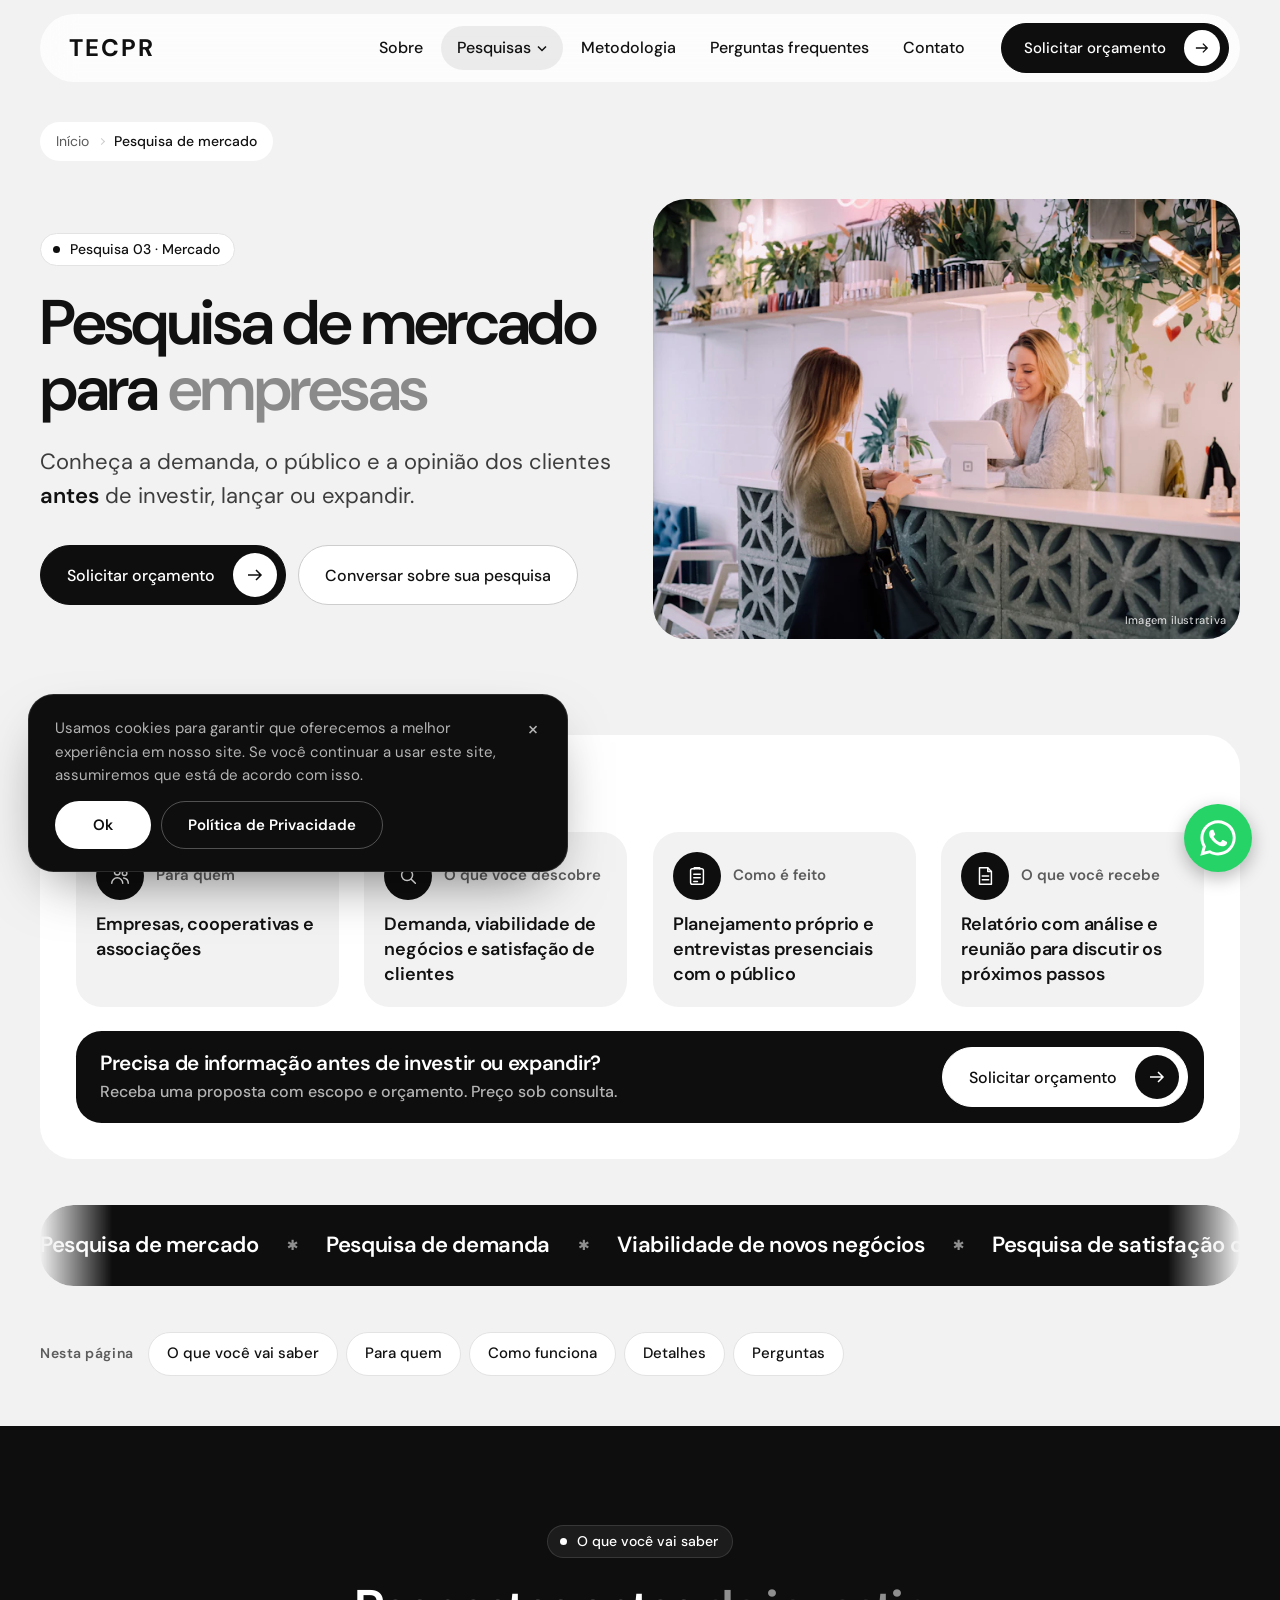
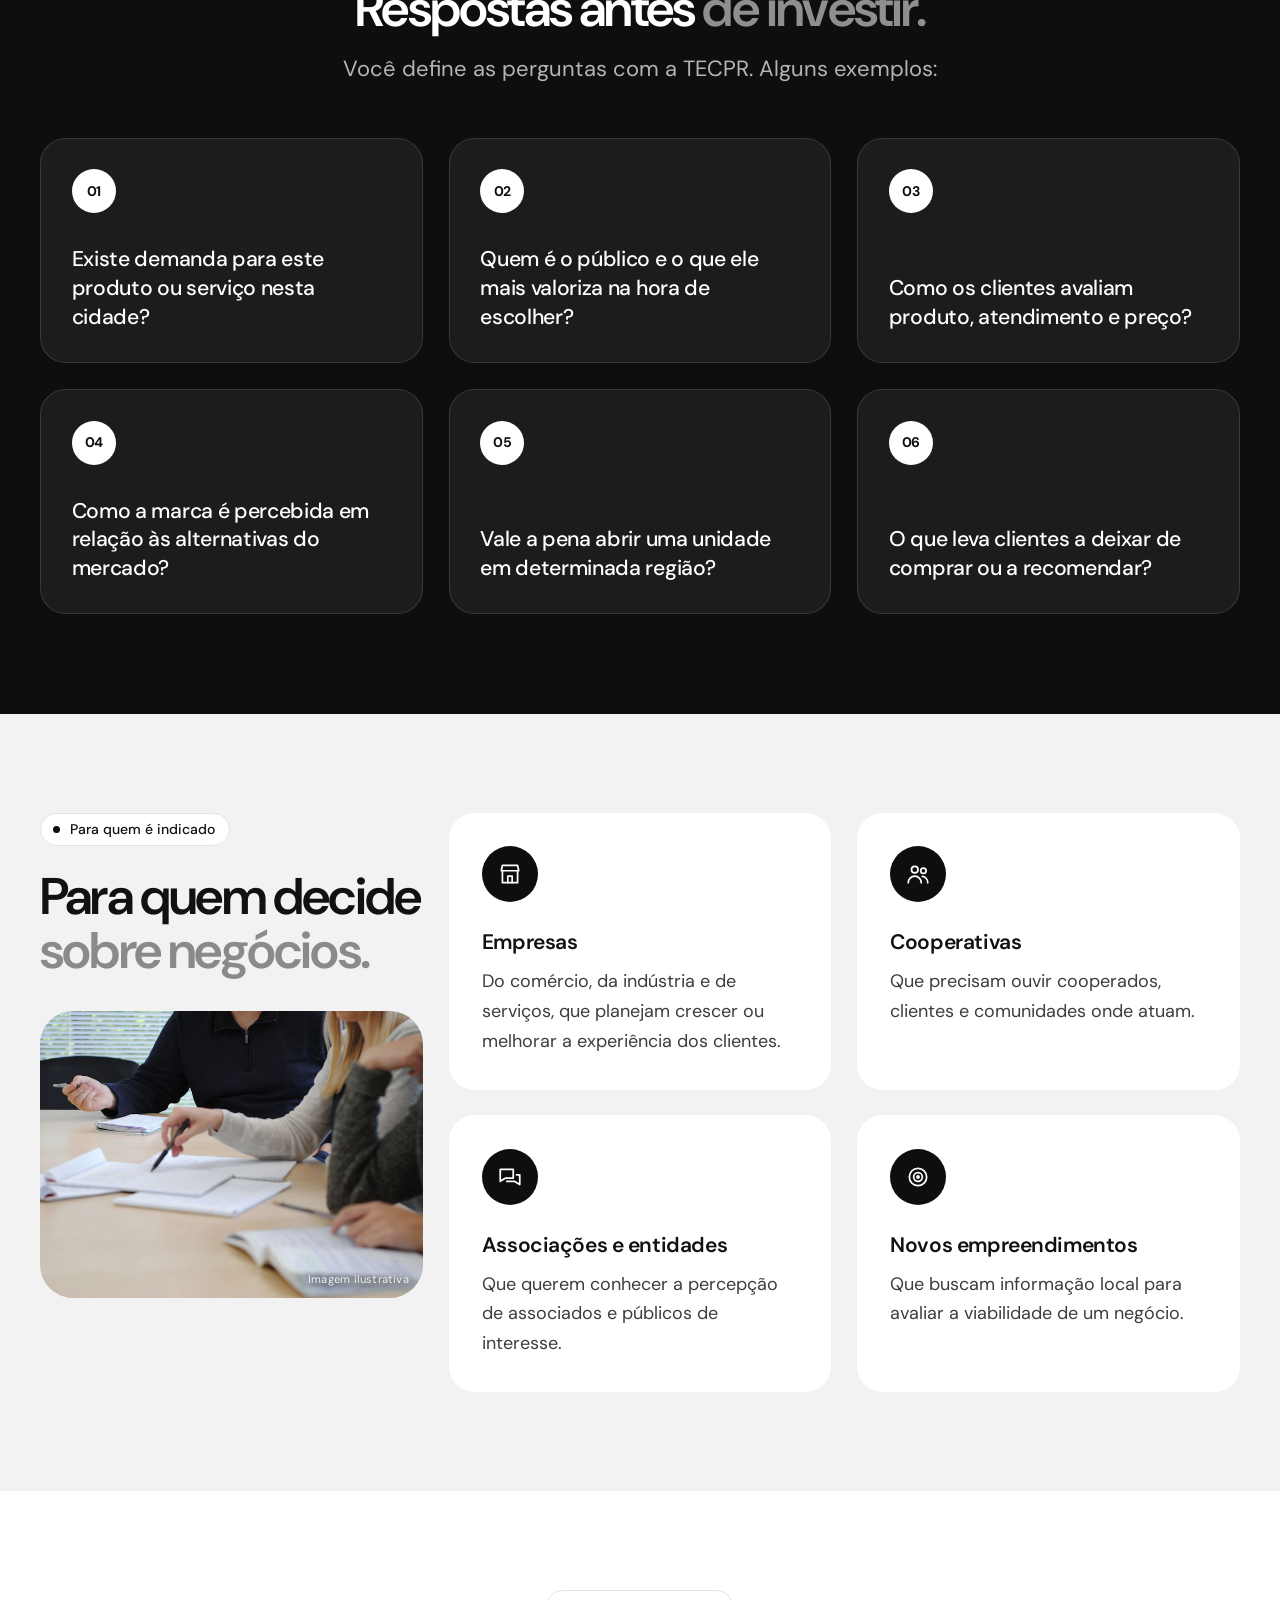
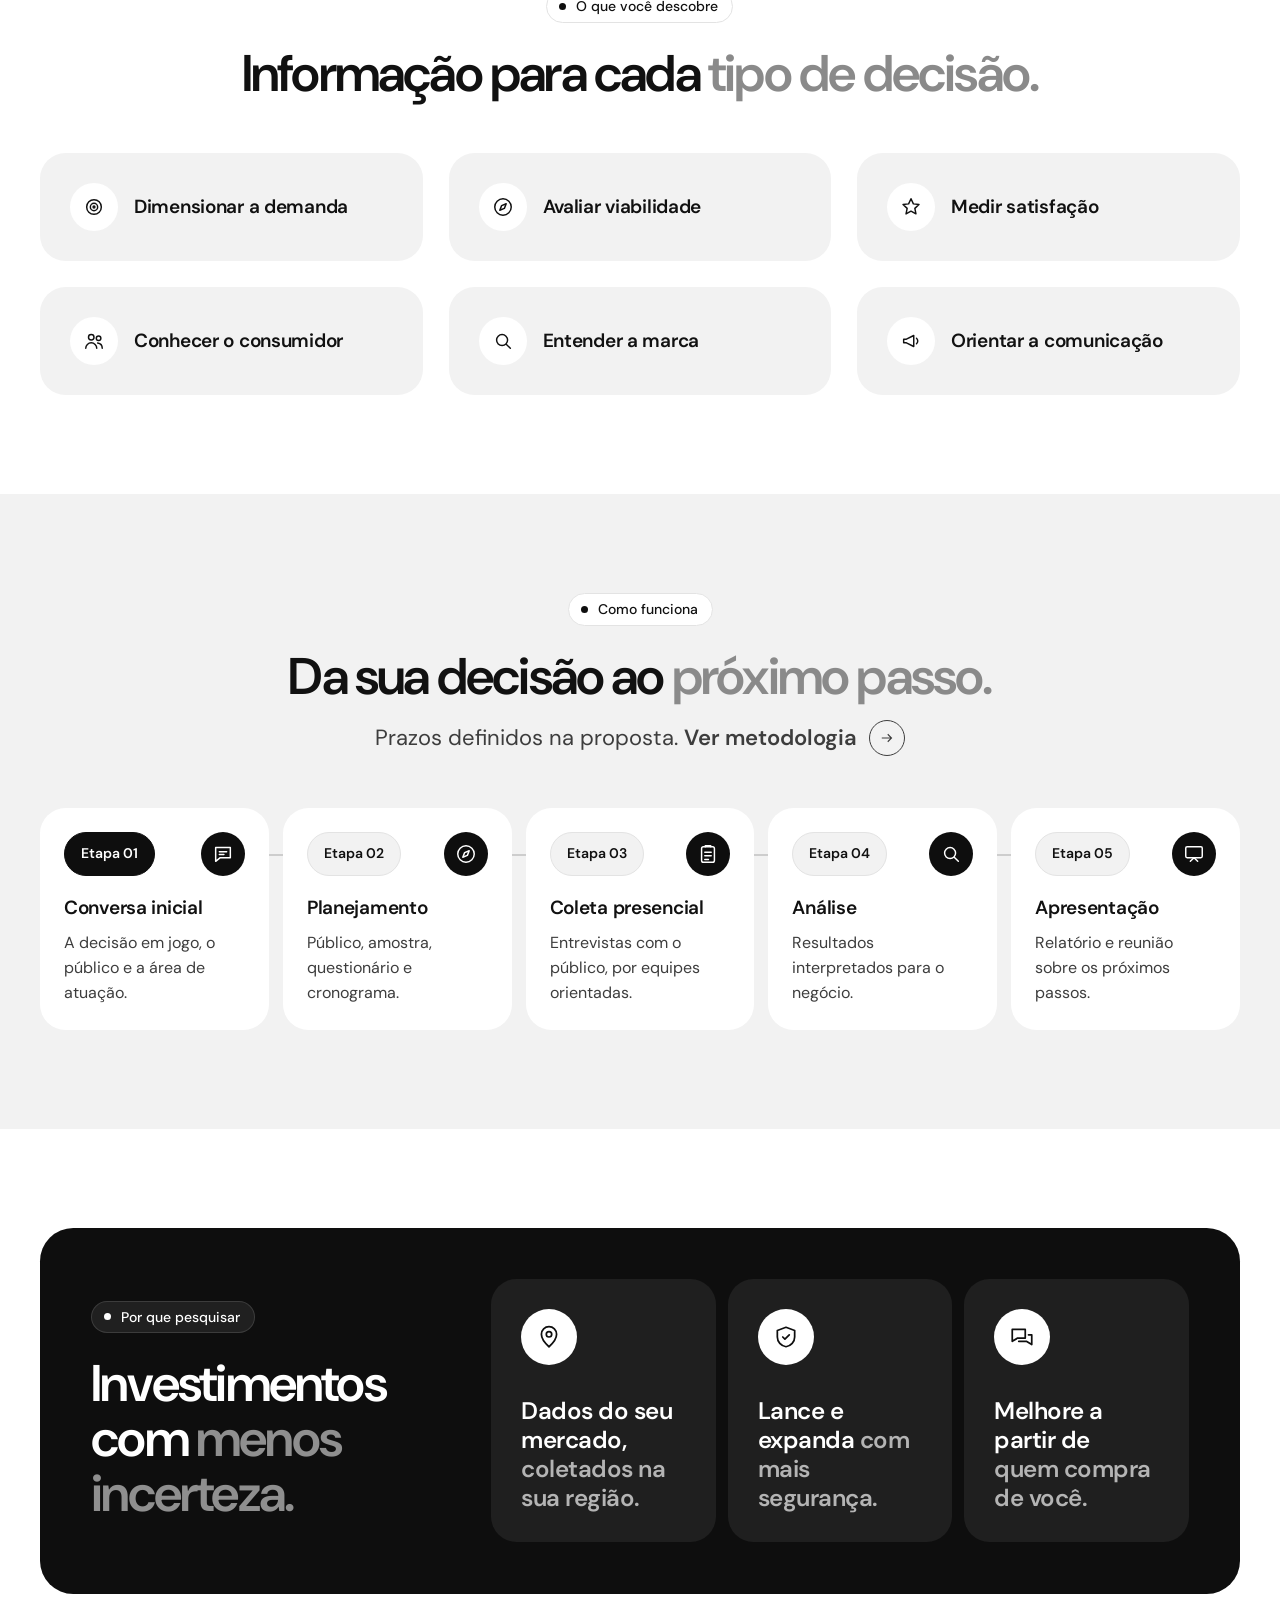
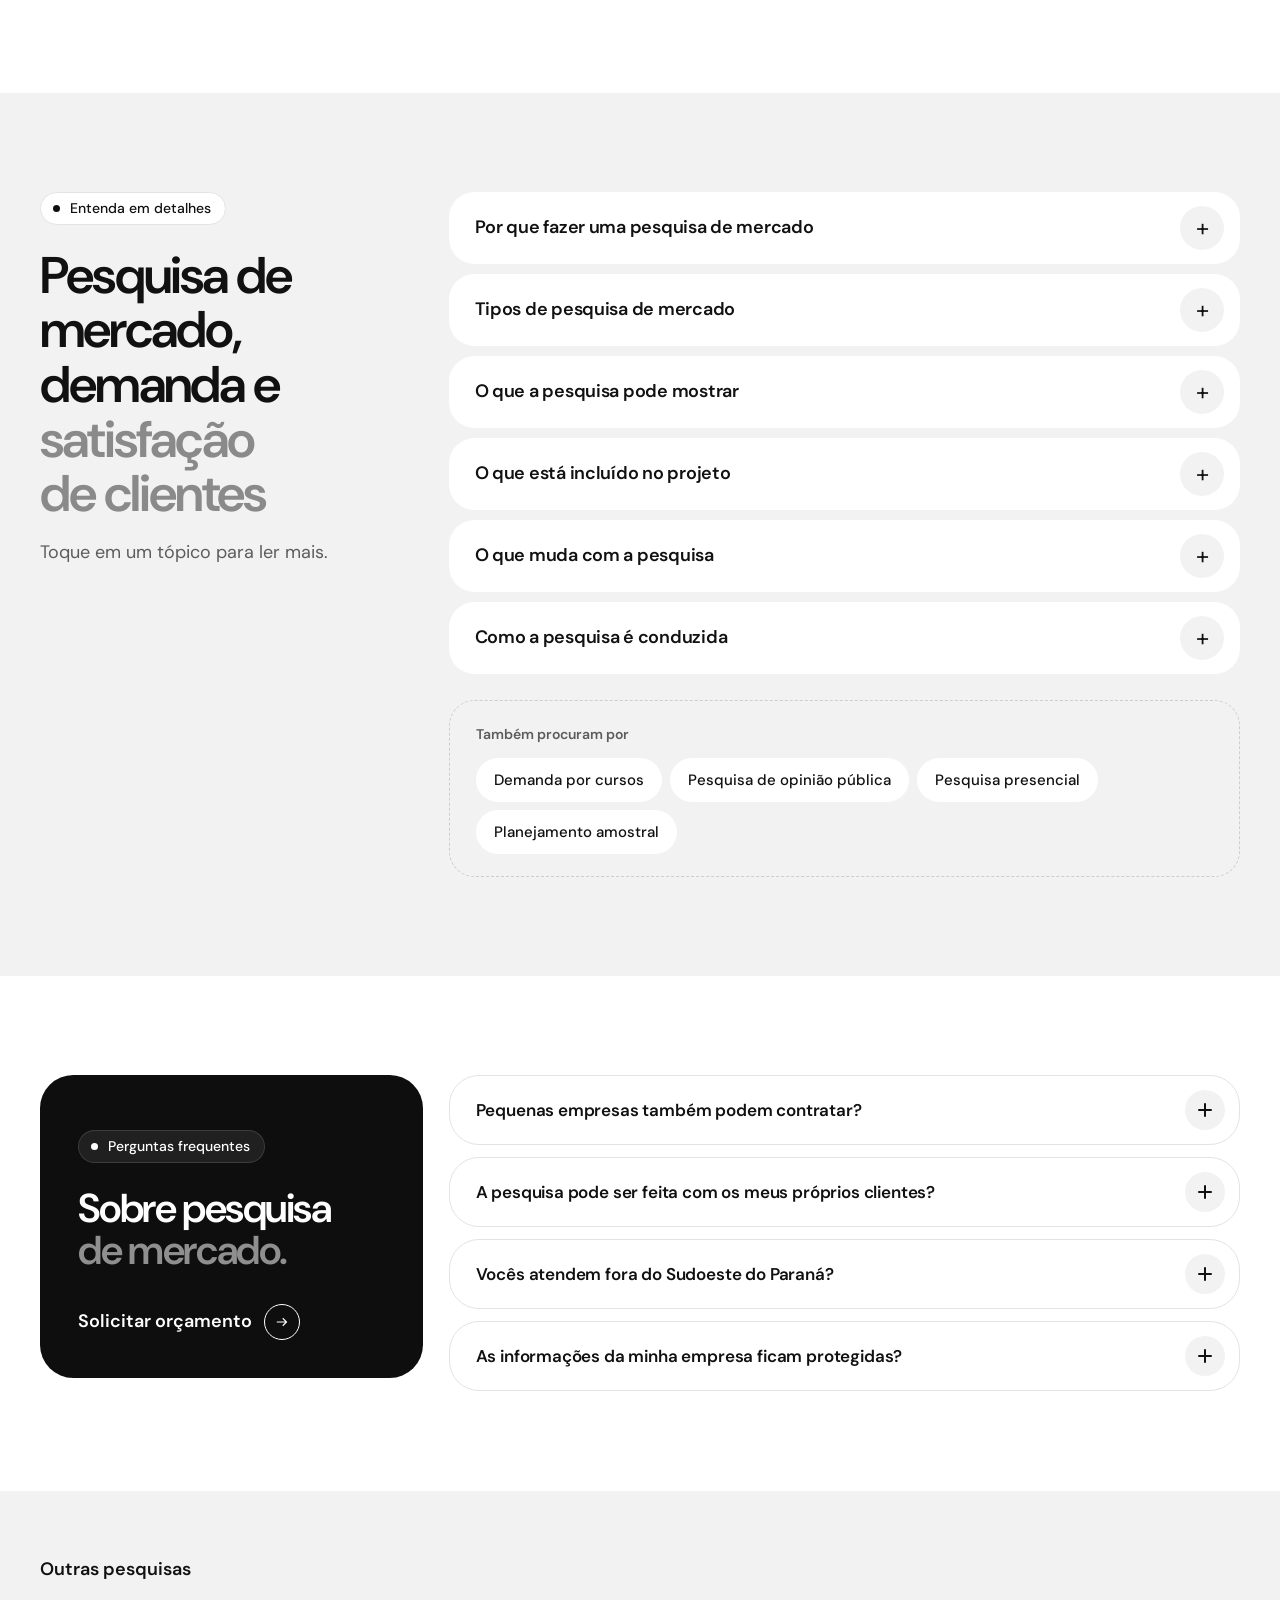
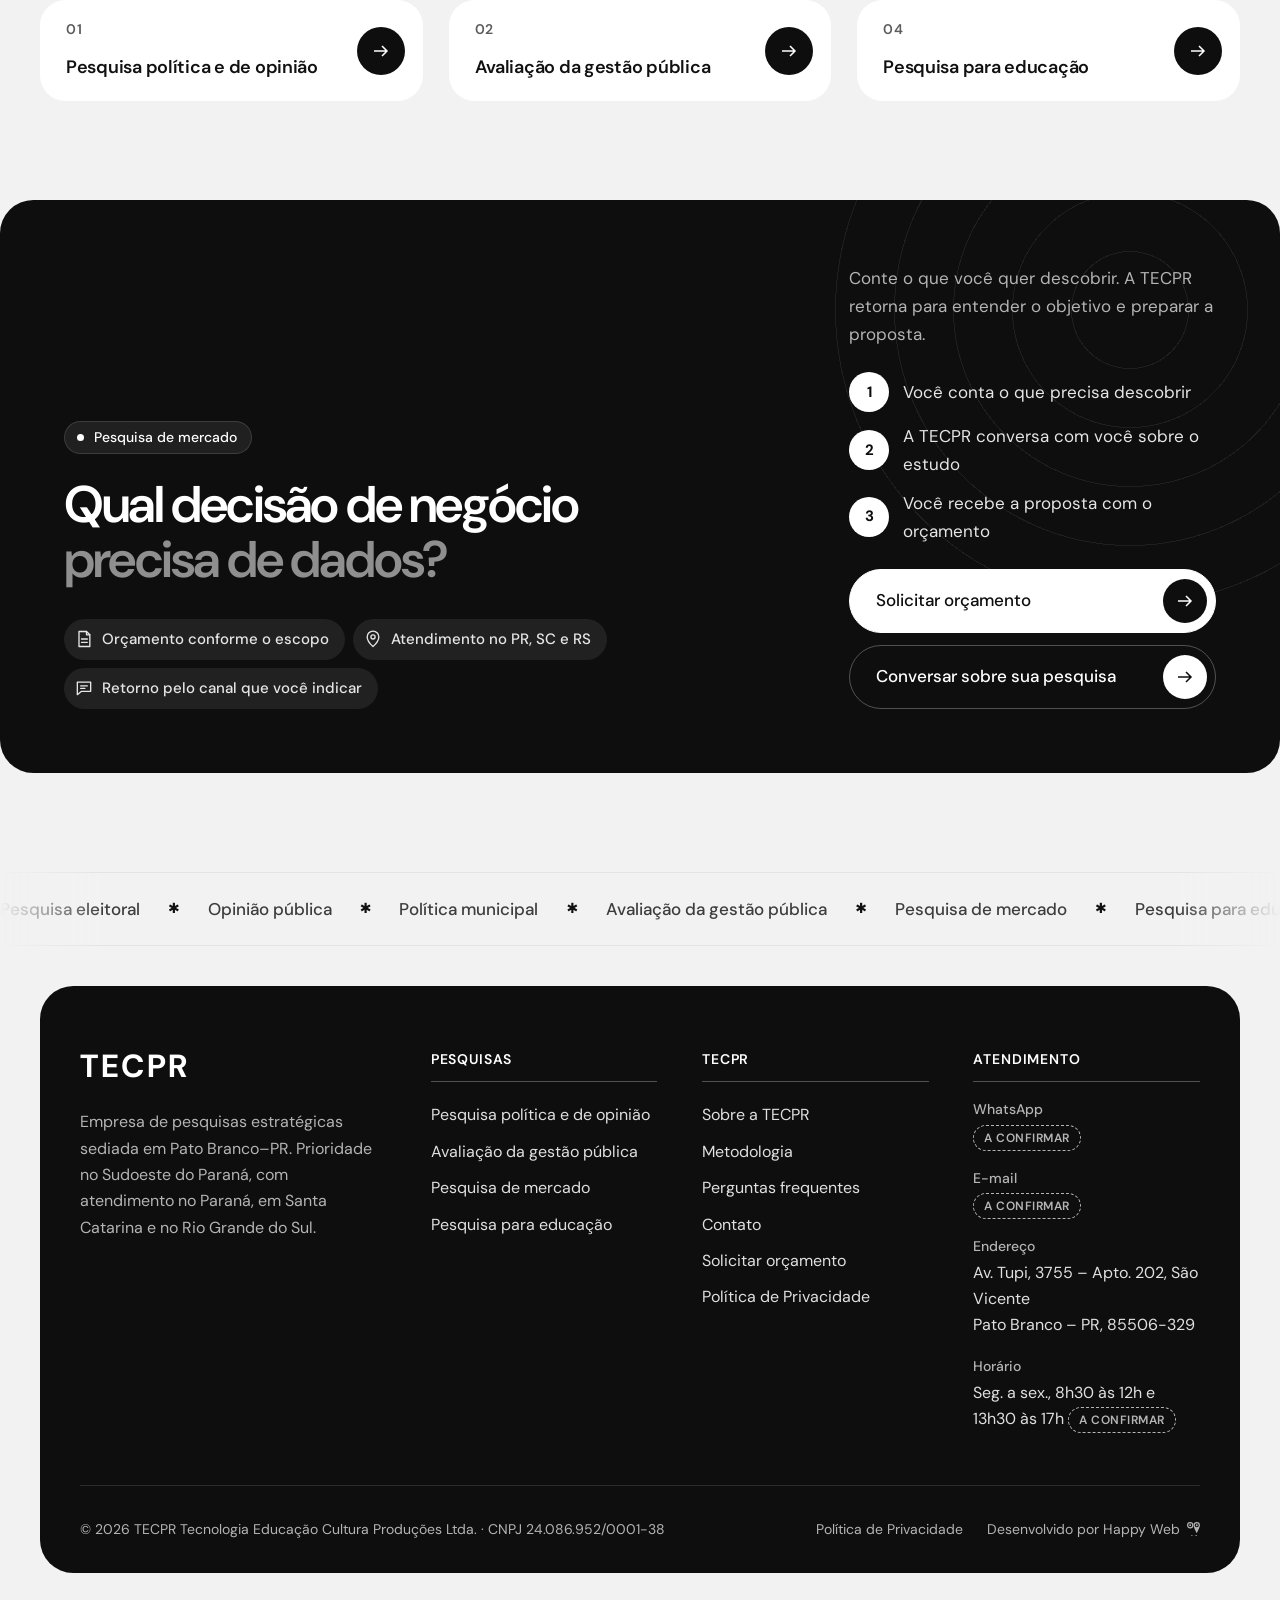
<file: pesquisa-de-mercado/index.html>
<!doctype html>
<html lang="pt-BR">
<head>
  <meta charset="utf-8">
  <meta name="viewport" content="width=device-width, initial-scale=1">
  <title>Pesquisa de mercado no Sudoeste do Paraná | TECPR</title>
  <meta name="description" content="Pesquisa de mercado para empresas e cooperativas: demanda, viabilidade de novos negócios e satisfação de clientes no Sudoeste do Paraná e no Sul do Brasil.">
  <meta name="robots" content="index, follow">
  <link rel="canonical" href="https://tecpr.com.br/pesquisa-de-mercado/">
  <meta name="theme-color" content="#111111">
  <meta property="og:type" content="website">
  <meta property="og:locale" content="pt_BR">
  <meta property="og:site_name" content="TECPR">
  <meta property="og:title" content="Pesquisa de mercado no Sudoeste do Paraná | TECPR">
  <meta property="og:description" content="Pesquisa de mercado para empresas e cooperativas: demanda, viabilidade de novos negócios e satisfação de clientes no Sudoeste do Paraná e no Sul do Brasil.">
  <meta property="og:url" content="https://tecpr.com.br/pesquisa-de-mercado/">
  <meta property="og:image" content="https://tecpr.com.br/public/imagens/og-tecpr.png">
  <meta property="og:image:width" content="1200">
  <meta property="og:image:height" content="630">
  <meta property="og:image:type" content="image/png">
  <meta property="og:image:alt" content="TECPR — pesquisa estratégica">
  <meta name="twitter:card" content="summary_large_image">
  <link rel="icon" href="../public/icones/favicon.svg" type="image/svg+xml">
  <link rel="apple-touch-icon" href="../public/icones/apple-touch-icon.png">
  <link rel="preconnect" href="https://fonts.googleapis.com">
  <link rel="preconnect" href="https://fonts.gstatic.com" crossorigin>
  <link rel="stylesheet" href="https://fonts.googleapis.com/css2?family=DM+Sans:opsz,wght@9..40,400..700&amp;display=swap">
  <link rel="stylesheet" href="../css/normalize.css">
  <link rel="stylesheet" href="../css/reset.css">
  <link rel="stylesheet" href="../css/style-global.css">
  <link rel="stylesheet" href="../css/servicos.css">
  <script defer src="../js/funções-global.js"></script>
  <script type="application/ld+json">{"@context": "https://schema.org", "@type": "BreadcrumbList", "itemListElement": [{"@type": "ListItem", "position": 1, "name": "Início", "item": "https://tecpr.com.br/"}, {"@type": "ListItem", "position": 2, "name": "Pesquisa de mercado", "item": "https://tecpr.com.br/pesquisa-de-mercado/"}]}</script>
  <script type="application/ld+json">{"@context": "https://schema.org", "@type": "Service", "name": "Pesquisa de mercado", "description": "Pesquisa de mercado para empresas e cooperativas: demanda, viabilidade de novos negócios e satisfação de clientes no Sudoeste do Paraná e no Sul do Brasil.", "url": "https://tecpr.com.br/pesquisa-de-mercado/", "provider": {"@type": "ProfessionalService", "@id": "https://tecpr.com.br/#organizacao", "name": "TECPR"}, "areaServed": [{"@type": "State", "name": "Paraná"}, {"@type": "State", "name": "Santa Catarina"}, {"@type": "State", "name": "Rio Grande do Sul"}]}</script>
  <script type="application/ld+json">{"@context": "https://schema.org", "@type": "FAQPage", "mainEntity": [{"@type": "Question", "name": "Pequenas empresas também podem contratar?", "acceptedAnswer": {"@type": "Answer", "text": "Sim. O estudo é dimensionado conforme a decisão a ser tomada e o público envolvido, e o orçamento acompanha esse escopo."}}, {"@type": "Question", "name": "A pesquisa pode ser feita com os meus próprios clientes?", "acceptedAnswer": {"@type": "Answer", "text": "Sim. Pesquisas de satisfação podem ouvir clientes da empresa, enquanto estudos de demanda costumam ouvir o público em geral ou um perfil específico. O público é definido no planejamento."}}, {"@type": "Question", "name": "Vocês atendem fora do Sudoeste do Paraná?", "acceptedAnswer": {"@type": "Answer", "text": "Sim. A prioridade é o Sudoeste do Paraná, com atendimento em outras regiões do Paraná, em Santa Catarina e no Rio Grande do Sul."}}, {"@type": "Question", "name": "As informações da minha empresa ficam protegidas?", "acceptedAnswer": {"@type": "Answer", "text": "Os resultados são entregues a quem contratou o estudo e não são publicados no site da TECPR. A confidencialidade também vale para os participantes, que não são identificados nos resultados."}}]}</script>
</head>
<body class="pagina-pesquisa-de-mercado">

<a class="pular-conteudo" href="#conteudo">Pular para o conteúdo</a>

<header class="cabecalho">
  <div class="container cabecalho__interno">
    <a class="logo" href="../" aria-label="TECPR — página inicial">TECPR</a>

    <nav class="navegacao" aria-label="Principal">
      <ul class="navegacao__lista">
        <li class="navegacao__item"><a class="navegacao__link" href="../sobre/">Sobre</a></li>
        <li class="navegacao__item navegacao__item--submenu is-ativo" data-aberto="false">
          <button class="navegacao__link" type="button" aria-expanded="false" aria-controls="submenu-pesquisas">Pesquisas <svg viewBox="0 0 10 10" fill="none" stroke="currentColor" stroke-width="1.5" aria-hidden="true"><path d="M1 3.5l4 4 4-4"/></svg></button>
          <div class="submenu" id="submenu-pesquisas"><a class="submenu__link" href="../pesquisa-politica-e-opiniao/"><span class="submenu__numero">01</span><span class="submenu__titulo">Pesquisa política e de opinião</span><span class="submenu__descricao">Cenário político, eleitoral e opinião pública no município.</span></a><a class="submenu__link" href="../avaliacao-gestao-publica/"><span class="submenu__numero">02</span><span class="submenu__titulo">Avaliação da gestão pública</span><span class="submenu__descricao">Percepção da população sobre a gestão e os serviços públicos.</span></a><a class="submenu__link" href="./" aria-current="page"><span class="submenu__numero">03</span><span class="submenu__titulo">Pesquisa de mercado</span><span class="submenu__descricao">Demanda, viabilidade e satisfação para decisões empresariais.</span></a><a class="submenu__link" href="../pesquisa-para-educacao/"><span class="submenu__numero">04</span><span class="submenu__titulo">Pesquisa para educação</span><span class="submenu__descricao">Estudos para instituições de ensino e coleta de dados acadêmicos.</span></a></div>
        </li>
        <li class="navegacao__item"><a class="navegacao__link" href="../metodologia/">Metodologia</a></li>
        <li class="navegacao__item"><a class="navegacao__link" href="../perguntas-frequentes/">Perguntas frequentes</a></li>
        <li class="navegacao__item"><a class="navegacao__link" href="../contato/">Contato</a></li>
      </ul>
      <a class="botao" href="../contato/#formulario">Solicitar orçamento <svg class="botao__seta" viewBox="0 0 16 16" fill="none" stroke="currentColor" stroke-width="1.5" aria-hidden="true"><path d="M1 8h13M9 3l5 5-5 5"/></svg></a>
    </nav>

    <div class="cabecalho__acoes-mobile">
      <a class="botao-orcamento" href="../contato/#formulario">Orçamento</a>
      <button class="botao-menu" type="button" aria-expanded="false" aria-controls="menu-mobile" aria-label="Abrir menu">
        <span class="botao-menu__linhas" aria-hidden="true"></span>
      </button>
    </div>
  </div>
</header>

<div class="menu-mobile" id="menu-mobile" aria-hidden="true">
  <div class="container menu-mobile__conteudo">
    <nav aria-label="Menu móvel">
      <div class="menu-mobile__grupo">
        <span class="rotulo menu-mobile__titulo">Pesquisas</span>
        <a class="menu-mobile__link" href="../pesquisa-politica-e-opiniao/">Pesquisa política e de opinião <svg viewBox="0 0 16 16" fill="none" stroke="currentColor" stroke-width="1.5" aria-hidden="true"><path d="M1 8h13M9 3l5 5-5 5"/></svg></a><a class="menu-mobile__link" href="../avaliacao-gestao-publica/">Avaliação da gestão pública <svg viewBox="0 0 16 16" fill="none" stroke="currentColor" stroke-width="1.5" aria-hidden="true"><path d="M1 8h13M9 3l5 5-5 5"/></svg></a><a class="menu-mobile__link" href="./" aria-current="page">Pesquisa de mercado <svg viewBox="0 0 16 16" fill="none" stroke="currentColor" stroke-width="1.5" aria-hidden="true"><path d="M1 8h13M9 3l5 5-5 5"/></svg></a><a class="menu-mobile__link" href="../pesquisa-para-educacao/">Pesquisa para educação <svg viewBox="0 0 16 16" fill="none" stroke="currentColor" stroke-width="1.5" aria-hidden="true"><path d="M1 8h13M9 3l5 5-5 5"/></svg></a>
      </div>
      <div class="menu-mobile__grupo">
        <span class="rotulo menu-mobile__titulo">TECPR</span>
        <a class="menu-mobile__link" href="../">Início <svg viewBox="0 0 16 16" fill="none" stroke="currentColor" stroke-width="1.5" aria-hidden="true"><path d="M1 8h13M9 3l5 5-5 5"/></svg></a>
        <a class="menu-mobile__link" href="../sobre/">Sobre <svg viewBox="0 0 16 16" fill="none" stroke="currentColor" stroke-width="1.5" aria-hidden="true"><path d="M1 8h13M9 3l5 5-5 5"/></svg></a>
        <a class="menu-mobile__link" href="../metodologia/">Metodologia <svg viewBox="0 0 16 16" fill="none" stroke="currentColor" stroke-width="1.5" aria-hidden="true"><path d="M1 8h13M9 3l5 5-5 5"/></svg></a>
        <a class="menu-mobile__link" href="../perguntas-frequentes/">Perguntas frequentes <svg viewBox="0 0 16 16" fill="none" stroke="currentColor" stroke-width="1.5" aria-hidden="true"><path d="M1 8h13M9 3l5 5-5 5"/></svg></a>
        <a class="menu-mobile__link" href="../contato/">Contato <svg viewBox="0 0 16 16" fill="none" stroke="currentColor" stroke-width="1.5" aria-hidden="true"><path d="M1 8h13M9 3l5 5-5 5"/></svg></a>
      </div>
    </nav>
    <div class="botoes">
      <a class="botao botao--claro botao--bloco" href="../contato/#formulario">Solicitar orçamento <svg class="botao__seta" viewBox="0 0 16 16" fill="none" stroke="currentColor" stroke-width="1.5" aria-hidden="true"><path d="M1 8h13M9 3l5 5-5 5"/></svg></a>
      <a class="botao botao--contorno-claro botao--bloco" href="../contato/" data-whatsapp-cta="menu">Conversar sobre sua pesquisa</a>
    </div>
    <div class="menu-mobile__rodape">
      <span>Pato Branco – PR · Atendimento no PR, SC e RS</span>
    </div>
  </div>
</div>

<main id="conteudo">
  <section class="hero-interno" aria-labelledby="pagina-titulo">
    <div class="container">
      <nav class="trilha" aria-label="Você está em">
        <ol>
          <li><a href="../">Início</a></li>
          <li><span aria-current="page">Pesquisa de mercado</span></li>
        </ol>
      </nav>
      <div class="hero-interno__grade">
        <div class="hero-interno__texto">
          <p class="rotulo">Pesquisa 03 · Mercado</p>
          <h1 class="titulo-1" id="pagina-titulo">Pesquisa de mercado para <em>empresas</em></h1>
          <p class="lead">Conheça a demanda, o público e a opinião dos clientes <strong>antes</strong> de investir, lançar ou expandir.</p>
          <div class="botoes">
            <a class="botao" href="../contato/?servico=mercado#formulario">Solicitar orçamento <svg class="botao__seta" viewBox="0 0 16 16" fill="none" stroke="currentColor" stroke-width="1.5" aria-hidden="true"><path d="M1 8h13M9 3l5 5-5 5"/></svg></a>
            <a class="botao botao--contorno" href="../contato/" data-whatsapp-cta="servico-mercado">Conversar sobre sua pesquisa</a>
          </div>
        </div>
        <figure class="foto hero-interno__figura">
          <div class="foto__moldura">
            <img src="../public/imagens/fotos/comercio-atendimento-1600.webp" srcset="../public/imagens/fotos/comercio-atendimento-800.webp 800w, ../public/imagens/fotos/comercio-atendimento-1600.webp 1600w, ../public/imagens/fotos/comercio-atendimento-2400.webp 2400w" sizes="(max-width: 900px) 100vw, 40vw" width="1600" height="1067" alt="Cliente sendo atendida no balcão de uma loja" fetchpriority="high" decoding="async">
          </div>
          <figcaption class="foto__legenda"><span>Comércio e serviços</span><span>Imagem ilustrativa</span></figcaption>
        </figure>
      </div>
    </div>
  </section>

  <section class="resumo-secao" aria-labelledby="resumo-titulo">
    <div class="container">
      <div class="resumo-cartao revelar">
        <h2 class="resumo__titulo" id="resumo-titulo">Em resumo</h2>
        <dl class="resumo"><div class="resumo__item"><dt><span class="icone-circulo" aria-hidden="true"><svg class="icone" viewBox="0 0 24 24" fill="none" stroke="currentColor" stroke-width="1.6" stroke-linecap="round" stroke-linejoin="round" aria-hidden="true"><circle cx="9" cy="8" r="3"/><path d="M3 20c0-3.3 2.7-6 6-6s6 2.7 6 6"/><circle cx="17" cy="9" r="2.5"/><path d="M16 14.2c2.9.4 5 2.8 5 5.8"/></svg></span><span>Para quem</span></dt><dd>Empresas, cooperativas e associações</dd></div><div class="resumo__item"><dt><span class="icone-circulo" aria-hidden="true"><svg class="icone" viewBox="0 0 24 24" fill="none" stroke="currentColor" stroke-width="1.6" stroke-linecap="round" stroke-linejoin="round" aria-hidden="true"><circle cx="11" cy="11" r="6"/><path d="M20 20l-4.5-4.5"/></svg></span><span>O que você descobre</span></dt><dd>Demanda, viabilidade de negócios e satisfação de clientes</dd></div><div class="resumo__item"><dt><span class="icone-circulo" aria-hidden="true"><svg class="icone" viewBox="0 0 24 24" fill="none" stroke="currentColor" stroke-width="1.6" stroke-linecap="round" stroke-linejoin="round" aria-hidden="true"><rect x="5" y="4" width="14" height="17" rx="2"/><path d="M9 4V3h6v1M8.5 10h7M8.5 14h7M8.5 18h4"/></svg></span><span>Como é feito</span></dt><dd>Planejamento próprio e entrevistas presenciais com o público</dd></div><div class="resumo__item"><dt><span class="icone-circulo" aria-hidden="true"><svg class="icone" viewBox="0 0 24 24" fill="none" stroke="currentColor" stroke-width="1.6" stroke-linecap="round" stroke-linejoin="round" aria-hidden="true"><path d="M6 3h9l4 4v14H6z"/><path d="M15 3v4h4M9 12h7M9 16h7"/></svg></span><span>O que você recebe</span></dt><dd>Relatório com análise e reunião para discutir os próximos passos</dd></div></dl>
        <div class="resumo__rodape">
          <p class="resumo__chamada"><strong>Precisa de informação antes de investir ou expandir?</strong><span>Receba uma proposta com escopo e orçamento. Preço sob consulta.</span></p>
          <a class="botao botao--claro" href="../contato/?servico=mercado#formulario">Solicitar orçamento <svg class="botao__seta" viewBox="0 0 16 16" fill="none" stroke="currentColor" stroke-width="1.5" aria-hidden="true"><path d="M1 8h13M9 3l5 5-5 5"/></svg></a>
        </div>
      </div>
    </div>
  </section>

  <div class="faixa-palavras" role="region" aria-label="Temas de pesquisa de mercado">
    <div class="faixa-palavras__trilho">
      <ul class="faixa-palavras__grupo">
        <li>Pesquisa de mercado</li>
        <li>Pesquisa de demanda</li>
        <li>Viabilidade de novos negócios</li>
        <li>Pesquisa de satisfação de clientes</li>
        <li>Comportamento do consumidor</li>
        <li>Percepção de marca</li>
        <li>Pesquisa de mercado no Sudoeste do Paraná</li>
        <li>Pato Branco – PR</li>
        <li>Paraná, Santa Catarina e Rio Grande do Sul</li>
      </ul>
      <ul class="faixa-palavras__grupo" aria-hidden="true">
        <li>Pesquisa de mercado</li>
        <li>Pesquisa de demanda</li>
        <li>Viabilidade de novos negócios</li>
        <li>Pesquisa de satisfação de clientes</li>
        <li>Comportamento do consumidor</li>
        <li>Percepção de marca</li>
        <li>Pesquisa de mercado no Sudoeste do Paraná</li>
        <li>Pato Branco – PR</li>
        <li>Paraná, Santa Catarina e Rio Grande do Sul</li>
      </ul>
    </div>
  </div>

  <nav class="indice-pagina" aria-label="Nesta página">
    <div class="container">
      <ul class="indice-pagina__lista">
        <li class="indice-pagina__rotulo mono">Nesta página</li>
        <li><a class="indice-pagina__link" href="#perguntas-do-estudo">O que você vai saber</a></li>
        <li><a class="indice-pagina__link" href="#para-quem">Para quem</a></li>
        <li><a class="indice-pagina__link" href="#como-funciona">Como funciona</a></li>
        <li><a class="indice-pagina__link" href="#detalhes">Detalhes</a></li>
        <li><a class="indice-pagina__link" href="#perguntas">Perguntas</a></li>
      </ul>
    </div>
  </nav>

  <section class="secao secao--escura" id="perguntas-do-estudo" aria-labelledby="questoes-titulo">
    <div class="container">
      <div class="cabeca-secao">
        <div class="cabeca-secao__titulo">
          <p class="rotulo revelar">O que você vai saber</p>
          <h2 class="titulo-2 revelar" id="questoes-titulo">Respostas antes <em>de investir.</em></h2>
        </div>
        <p class="cabeca-secao__apoio revelar atraso-1">Você define as perguntas com a TECPR. Alguns exemplos:</p>
      </div>
      <ol class="perguntas">
        <li class="perguntas__item revelar"><span class="perguntas__numero">01</span>Existe demanda para este produto ou serviço nesta cidade?</li>
        <li class="perguntas__item revelar atraso-1"><span class="perguntas__numero">02</span>Quem é o público e o que ele mais valoriza na hora de escolher?</li>
        <li class="perguntas__item revelar"><span class="perguntas__numero">03</span>Como os clientes avaliam produto, atendimento e preço?</li>
        <li class="perguntas__item revelar atraso-1"><span class="perguntas__numero">04</span>Como a marca é percebida em relação às alternativas do mercado?</li>
        <li class="perguntas__item revelar"><span class="perguntas__numero">05</span>Vale a pena abrir uma unidade em determinada região?</li>
        <li class="perguntas__item revelar atraso-1"><span class="perguntas__numero">06</span>O que leva clientes a deixar de comprar ou a recomendar?</li>
      </ol>
    </div>
  </section>

  <section class="secao" id="para-quem" aria-labelledby="para-quem-titulo">
    <div class="container grade">
      <div class="indicacao__cabeca">
        <p class="rotulo revelar">Para quem é indicado</p>
        <h2 class="titulo-2 revelar" id="para-quem-titulo">Para quem decide <em>sobre negócios.</em></h2>
        <figure class="foto indicacao__foto revelar">
          <div class="foto__moldura">
            <img src="../public/imagens/fotos/planejamento-equipe-800.webp" srcset="../public/imagens/fotos/planejamento-equipe-800.webp 800w, ../public/imagens/fotos/planejamento-equipe-1600.webp 1600w" sizes="(max-width: 960px) 100vw, 30vw" width="1600" height="1071" alt="Pessoas trabalhando com documentos sobre uma mesa" loading="lazy" decoding="async">
          </div>
          <figcaption class="foto__legenda"><span>Decisões de negócio</span><span>Imagem ilustrativa</span></figcaption>
        </figure>
      </div>
      <ul class="indicacoes">
        <li class="indicacao revelar"><span class="icone-circulo cartao__icone" aria-hidden="true"><svg class="icone" viewBox="0 0 24 24" fill="none" stroke="currentColor" stroke-width="1.6" stroke-linecap="round" stroke-linejoin="round" aria-hidden="true"><path d="M4 9h16l-1-5H5z"/><path d="M5 9v11h14V9"/><path d="M10 20v-6h4v6"/></svg></span><h3 class="indicacao__titulo">Empresas</h3><p>Do comércio, da indústria e de serviços, que planejam crescer ou melhorar a experiência dos clientes.</p></li>
        <li class="indicacao revelar atraso-1"><span class="icone-circulo cartao__icone" aria-hidden="true"><svg class="icone" viewBox="0 0 24 24" fill="none" stroke="currentColor" stroke-width="1.6" stroke-linecap="round" stroke-linejoin="round" aria-hidden="true"><circle cx="9" cy="8" r="3"/><path d="M3 20c0-3.3 2.7-6 6-6s6 2.7 6 6"/><circle cx="17" cy="9" r="2.5"/><path d="M16 14.2c2.9.4 5 2.8 5 5.8"/></svg></span><h3 class="indicacao__titulo">Cooperativas</h3><p>Que precisam ouvir cooperados, clientes e comunidades onde atuam.</p></li>
        <li class="indicacao revelar"><span class="icone-circulo cartao__icone" aria-hidden="true"><svg class="icone" viewBox="0 0 24 24" fill="none" stroke="currentColor" stroke-width="1.6" stroke-linecap="round" stroke-linejoin="round" aria-hidden="true"><path d="M3 5h12v8H8l-5 3z"/><path d="M9 16h7l5 3v-9h-3"/></svg></span><h3 class="indicacao__titulo">Associações e entidades</h3><p>Que querem conhecer a percepção de associados e públicos de interesse.</p></li>
        <li class="indicacao revelar atraso-1"><span class="icone-circulo cartao__icone" aria-hidden="true"><svg class="icone" viewBox="0 0 24 24" fill="none" stroke="currentColor" stroke-width="1.6" stroke-linecap="round" stroke-linejoin="round" aria-hidden="true"><circle cx="12" cy="12" r="8"/><circle cx="12" cy="12" r="4"/><circle cx="12" cy="12" r="1"/></svg></span><h3 class="indicacao__titulo">Novos empreendimentos</h3><p>Que buscam informação local para avaliar a viabilidade de um negócio.</p></li>
      </ul>
    </div>
  </section>

  <section class="secao secao--suave" id="objetivos" aria-labelledby="objetivos-titulo">
    <div class="container">
      <div class="cabeca-secao">
        <div class="cabeca-secao__titulo">
          <p class="rotulo revelar">O que você descobre</p>
          <h2 class="titulo-2 revelar" id="objetivos-titulo">Informação para cada <em>tipo de decisão.</em></h2>
        </div>
      </div>
      <ol class="objetivos objetivos--curtos">
        <li class="objetivo revelar"><span class="objetivo__numero" aria-hidden="true"><svg class="icone" viewBox="0 0 24 24" fill="none" stroke="currentColor" stroke-width="1.6" stroke-linecap="round" stroke-linejoin="round" aria-hidden="true"><circle cx="12" cy="12" r="8"/><circle cx="12" cy="12" r="4"/><circle cx="12" cy="12" r="1"/></svg></span><h3 class="objetivo__titulo">Dimensionar a demanda</h3></li>
        <li class="objetivo revelar atraso-1"><span class="objetivo__numero" aria-hidden="true"><svg class="icone" viewBox="0 0 24 24" fill="none" stroke="currentColor" stroke-width="1.6" stroke-linecap="round" stroke-linejoin="round" aria-hidden="true"><circle cx="12" cy="12" r="9"/><path d="M15.5 8.5l-2 5-5 2 2-5z"/></svg></span><h3 class="objetivo__titulo">Avaliar viabilidade</h3></li>
        <li class="objetivo revelar atraso-2"><span class="objetivo__numero" aria-hidden="true"><svg class="icone" viewBox="0 0 24 24" fill="none" stroke="currentColor" stroke-width="1.6" stroke-linecap="round" stroke-linejoin="round" aria-hidden="true"><path d="M12 3l2.6 5.6 6.1.7-4.5 4.2 1.2 6L12 16.6 6.6 19.5l1.2-6L3.3 9.3l6.1-.7z"/></svg></span><h3 class="objetivo__titulo">Medir satisfação</h3></li>
        <li class="objetivo revelar"><span class="objetivo__numero" aria-hidden="true"><svg class="icone" viewBox="0 0 24 24" fill="none" stroke="currentColor" stroke-width="1.6" stroke-linecap="round" stroke-linejoin="round" aria-hidden="true"><circle cx="9" cy="8" r="3"/><path d="M3 20c0-3.3 2.7-6 6-6s6 2.7 6 6"/><circle cx="17" cy="9" r="2.5"/><path d="M16 14.2c2.9.4 5 2.8 5 5.8"/></svg></span><h3 class="objetivo__titulo">Conhecer o consumidor</h3></li>
        <li class="objetivo revelar atraso-1"><span class="objetivo__numero" aria-hidden="true"><svg class="icone" viewBox="0 0 24 24" fill="none" stroke="currentColor" stroke-width="1.6" stroke-linecap="round" stroke-linejoin="round" aria-hidden="true"><circle cx="11" cy="11" r="6"/><path d="M20 20l-4.5-4.5"/></svg></span><h3 class="objetivo__titulo">Entender a marca</h3></li>
        <li class="objetivo revelar atraso-2"><span class="objetivo__numero" aria-hidden="true"><svg class="icone" viewBox="0 0 24 24" fill="none" stroke="currentColor" stroke-width="1.6" stroke-linecap="round" stroke-linejoin="round" aria-hidden="true"><path d="M4 10v4h3l8 4V6L7 10z"/><path d="M18 9a4 4 0 0 1 0 6"/></svg></span><h3 class="objetivo__titulo">Orientar a comunicação</h3></li>
      </ol>
    </div>
  </section>

  <section class="secao" id="como-funciona" aria-labelledby="funciona-titulo">
    <div class="container">
      <div class="cabeca-secao">
        <div class="cabeca-secao__titulo">
          <p class="rotulo revelar">Como funciona</p>
          <h2 class="titulo-2 revelar" id="funciona-titulo">Da sua decisão ao <em>próximo passo.</em></h2>
        </div>
        <p class="cabeca-secao__apoio revelar atraso-1">Prazos definidos na proposta. <a class="link-seta" href="../metodologia/">Ver metodologia <svg viewBox="0 0 16 16" fill="none" stroke="currentColor" stroke-width="1.5" aria-hidden="true"><path d="M1 8h13M9 3l5 5-5 5"/></svg></a></p>
      </div>
      <div class="etapas" data-etapas>
        <span class="etapas__progresso" aria-hidden="true"><span></span></span>
        <ol class="etapas__lista">
          <li class="etapa"><span class="icone-circulo etapa__icone" aria-hidden="true"><svg class="icone" viewBox="0 0 24 24" fill="none" stroke="currentColor" stroke-width="1.6" stroke-linecap="round" stroke-linejoin="round" aria-hidden="true"><path d="M4 5h16v11H9l-5 4z"/><path d="M8 9.5h8M8 12.5h5"/></svg></span><span class="etapa__numero">Etapa 01</span><h3 class="etapa__titulo">Conversa inicial</h3><p class="etapa__texto">A decisão em jogo, o público e a área de atuação.</p></li>
          <li class="etapa"><span class="icone-circulo etapa__icone" aria-hidden="true"><svg class="icone" viewBox="0 0 24 24" fill="none" stroke="currentColor" stroke-width="1.6" stroke-linecap="round" stroke-linejoin="round" aria-hidden="true"><circle cx="12" cy="12" r="9"/><path d="M15.5 8.5l-2 5-5 2 2-5z"/></svg></span><span class="etapa__numero">Etapa 02</span><h3 class="etapa__titulo">Planejamento</h3><p class="etapa__texto">Público, amostra, questionário e cronograma.</p></li>
          <li class="etapa"><span class="icone-circulo etapa__icone" aria-hidden="true"><svg class="icone" viewBox="0 0 24 24" fill="none" stroke="currentColor" stroke-width="1.6" stroke-linecap="round" stroke-linejoin="round" aria-hidden="true"><rect x="5" y="4" width="14" height="17" rx="2"/><path d="M9 4V3h6v1M8.5 10h7M8.5 14h7M8.5 18h4"/></svg></span><span class="etapa__numero">Etapa 03</span><h3 class="etapa__titulo">Coleta presencial</h3><p class="etapa__texto">Entrevistas com o público, por equipes orientadas.</p></li>
          <li class="etapa"><span class="icone-circulo etapa__icone" aria-hidden="true"><svg class="icone" viewBox="0 0 24 24" fill="none" stroke="currentColor" stroke-width="1.6" stroke-linecap="round" stroke-linejoin="round" aria-hidden="true"><circle cx="11" cy="11" r="6"/><path d="M20 20l-4.5-4.5"/></svg></span><span class="etapa__numero">Etapa 04</span><h3 class="etapa__titulo">Análise</h3><p class="etapa__texto">Resultados interpretados para o negócio.</p></li>
          <li class="etapa"><span class="icone-circulo etapa__icone" aria-hidden="true"><svg class="icone" viewBox="0 0 24 24" fill="none" stroke="currentColor" stroke-width="1.6" stroke-linecap="round" stroke-linejoin="round" aria-hidden="true"><rect x="3" y="4" width="18" height="12" rx="1.5"/><path d="M8 20l4-4 4 4"/></svg></span><span class="etapa__numero">Etapa 05</span><h3 class="etapa__titulo">Apresentação</h3><p class="etapa__texto">Relatório e reunião sobre os próximos passos.</p></li>
        </ol>
      </div>
    </div>
  </section>

  <section class="secao secao--suave destaques-secao" aria-labelledby="destaques-titulo">
    <div class="container">
      <div class="destaques revelar">
        <div class="destaques__cabeca">
          <p class="rotulo">Por que pesquisar</p>
          <h2 class="titulo-2" id="destaques-titulo">Investimentos com <em>menos incerteza.</em></h2>
        </div>
        <ul class="destaques__lista">
          <li class="destaque"><span class="icone-circulo" aria-hidden="true"><svg class="icone" viewBox="0 0 24 24" fill="none" stroke="currentColor" stroke-width="1.6" stroke-linecap="round" stroke-linejoin="round" aria-hidden="true"><path d="M12 21s-7-6.2-7-11.5A7 7 0 0 1 19 9.5C19 14.8 12 21 12 21z"/><circle cx="12" cy="9.5" r="2.5"/></svg></span><p>Dados do seu mercado, <em>coletados na sua região.</em></p></li>
          <li class="destaque"><span class="icone-circulo" aria-hidden="true"><svg class="icone" viewBox="0 0 24 24" fill="none" stroke="currentColor" stroke-width="1.6" stroke-linecap="round" stroke-linejoin="round" aria-hidden="true"><path d="M12 3l8 3v6c0 4.5-3.4 8.2-8 9-4.6-.8-8-4.5-8-9V6z"/><path d="M9 12l2 2 4-4"/></svg></span><p>Lance e expanda <em>com mais segurança.</em></p></li>
          <li class="destaque"><span class="icone-circulo" aria-hidden="true"><svg class="icone" viewBox="0 0 24 24" fill="none" stroke="currentColor" stroke-width="1.6" stroke-linecap="round" stroke-linejoin="round" aria-hidden="true"><path d="M3 5h12v8H8l-5 3z"/><path d="M9 16h7l5 3v-9h-3"/></svg></span><p>Melhore a partir de <em>quem compra de você.</em></p></li>
        </ul>
      </div>
    </div>
  </section>

  <section class="secao detalhes" id="detalhes" aria-labelledby="detalhes-titulo">
    <div class="container grade">
      <div class="detalhes__cabeca">
        <p class="rotulo revelar">Entenda em detalhes</p>
        <h2 class="titulo-2 revelar" id="detalhes-titulo">Pesquisa de mercado, demanda e <em>satisfação de clientes</em></h2>
        <p class="detalhes__dica revelar atraso-1">Toque em um tópico para ler mais.</p>
      </div>
      <div class="detalhes__lista">
        <details class="detalhe revelar">
          <summary>Por que fazer uma pesquisa de mercado</summary>
          <div class="detalhe__conteudo">
            <p>Abrir uma unidade, lançar um produto ou rever o atendimento são decisões que ficam mais seguras quando se conhece o público, a demanda e a percepção dos clientes.</p>
            <p>A TECPR realiza <strong>pesquisas de mercado e de apoio a decisões empresariais</strong> para empresas, cooperativas e associações, com <strong>prioridade no Sudoeste do Paraná</strong> e atendimento no Paraná, em Santa Catarina e no Rio Grande do Sul. O estudo é desenhado a partir da decisão que você precisa tomar.</p>
          </div>
        </details>
        <details class="detalhe revelar">
          <summary>Tipos de pesquisa de mercado</summary>
          <div class="detalhe__conteudo">
            <ul>
              <li><strong>Pesquisa de demanda:</strong> existe público para o produto ou serviço?</li>
              <li><strong>Viabilidade de novos negócios:</strong> informações para avaliar uma nova operação ou região.</li>
              <li><strong>Satisfação de clientes:</strong> como clientes avaliam produto, atendimento e experiência.</li>
              <li><strong>Comportamento do consumidor:</strong> hábitos, critérios de escolha e percepção de marca.</li>
            </ul>
          </div>
        </details>
        <details class="detalhe revelar">
          <summary>O que a pesquisa pode mostrar</summary>
          <div class="detalhe__conteudo">
            <ul>
              <li><strong>Dimensionar a demanda:</strong> entender se há procura e em qual perfil de público.</li>
              <li><strong>Avaliar viabilidade:</strong> reunir informações para decidir sobre um novo negócio ou unidade.</li>
              <li><strong>Medir satisfação:</strong> identificar pontos fortes e o que precisa melhorar no atendimento.</li>
              <li><strong>Conhecer o consumidor:</strong> hábitos, critérios de escolha e canais preferidos.</li>
              <li><strong>Entender a marca:</strong> como a empresa é lembrada e percebida pelo público.</li>
              <li><strong>Orientar a comunicação:</strong> mensagens e argumentos mais relevantes para cada público.</li>
            </ul>
          </div>
        </details>
        <details class="detalhe revelar">
          <summary>O que está incluído no projeto</summary>
          <div class="detalhe__conteudo">
            <ul>
              <li><strong>Planejamento do estudo:</strong> proposta com objetivos, público, amostra e cronograma.</li>
              <li><strong>Coleta presencial:</strong> entrevistas realizadas por equipes orientadas para o estudo.</li>
              <li><strong>Relatório com análise:</strong> resultados organizados e interpretados para o negócio.</li>
              <li><strong>Reunião de apresentação:</strong> encontro para discutir os resultados com sua equipe.</li>
            </ul>
            <p>Preço sob consulta, conforme o escopo definido na proposta.</p>
          </div>
        </details>
        <details class="detalhe revelar">
          <summary>O que muda com a pesquisa</summary>
          <div class="detalhe__conteudo">
            <ul>
              <li><strong>Informação local:</strong> dados sobre o seu mercado, coletados na sua região.</li>
              <li><strong>Decisões mais seguras:</strong> lançamentos e expansões apoiados na opinião do público.</li>
              <li><strong>Clientes ouvidos:</strong> melhorias definidas a partir de quem usa seus produtos e serviços.</li>
              <li><strong>Resultados aplicáveis:</strong> a reunião de apresentação conecta os dados às decisões da empresa.</li>
            </ul>
          </div>
        </details>
        <details class="detalhe revelar">
          <summary>Como a pesquisa é conduzida</summary>
          <div class="detalhe__conteudo">
            <p>Entenda como cada pesquisa é conduzida na página de <a href="../metodologia/">metodologia</a>.</p>
          </div>
        </details>

        <div class="tambem-procuram revelar">
          <p class="tambem-procuram__titulo">Também procuram por</p>
          <ul>
            <li><a href="../pesquisa-para-educacao/">Demanda por cursos</a></li>
            <li><a href="../pesquisa-politica-e-opiniao/">Pesquisa de opinião pública</a></li>
            <li><a href="../metodologia/">Pesquisa presencial</a></li>
            <li><a href="../metodologia/#etapas">Planejamento amostral</a></li>
          </ul>
        </div>
      </div>
    </div>
  </section>

  <section class="secao secao--suave" id="perguntas" aria-labelledby="faq-titulo">
    <div class="container faq">
      <div class="faq__cabeca">
        <p class="rotulo revelar">Perguntas frequentes</p>
        <h2 class="titulo-2 revelar" id="faq-titulo">Sobre pesquisa <em>de mercado.</em></h2>
        <a class="link-seta revelar atraso-1" href="../contato/?servico=mercado#formulario">Solicitar orçamento <svg viewBox="0 0 16 16" fill="none" stroke="currentColor" stroke-width="1.5" aria-hidden="true"><path d="M1 8h13M9 3l5 5-5 5"/></svg></a>
      </div>
      <div class="faq__lista">
        <div class="faq__item">
          <h3 class="faq__pergunta"><button class="faq__botao" type="button" aria-expanded="false" aria-controls="faq-1"><span class="faq__texto">Pequenas empresas também podem contratar?</span><span class="faq__icone" aria-hidden="true"></span></button></h3>
          <div class="faq__resposta" id="faq-1" data-aberta="false"><div><p>Sim. O estudo é dimensionado conforme a decisão a ser tomada e o público envolvido, e o orçamento acompanha esse escopo.</p></div></div>
        </div>
        <div class="faq__item">
          <h3 class="faq__pergunta"><button class="faq__botao" type="button" aria-expanded="false" aria-controls="faq-2"><span class="faq__texto">A pesquisa pode ser feita com os meus próprios clientes?</span><span class="faq__icone" aria-hidden="true"></span></button></h3>
          <div class="faq__resposta" id="faq-2" data-aberta="false"><div><p>Sim. Pesquisas de satisfação podem ouvir clientes da empresa, enquanto estudos de demanda costumam ouvir o público em geral ou um perfil específico. O público é definido no planejamento.</p></div></div>
        </div>
        <div class="faq__item">
          <h3 class="faq__pergunta"><button class="faq__botao" type="button" aria-expanded="false" aria-controls="faq-3"><span class="faq__texto">Vocês atendem fora do Sudoeste do Paraná?</span><span class="faq__icone" aria-hidden="true"></span></button></h3>
          <div class="faq__resposta" id="faq-3" data-aberta="false"><div><p>Sim. A prioridade é o Sudoeste do Paraná, com atendimento em outras regiões do Paraná, em Santa Catarina e no Rio Grande do Sul.</p></div></div>
        </div>
        <div class="faq__item">
          <h3 class="faq__pergunta"><button class="faq__botao" type="button" aria-expanded="false" aria-controls="faq-4"><span class="faq__texto">As informações da minha empresa ficam protegidas?</span><span class="faq__icone" aria-hidden="true"></span></button></h3>
          <div class="faq__resposta" id="faq-4" data-aberta="false"><div><p>Os resultados são entregues a quem contratou o estudo e não são publicados no site da TECPR. A confidencialidade também vale para os participantes, que não são identificados nos resultados.</p></div></div>
        </div>
      </div>
    </div>
  </section>

  <nav class="outras-pesquisas" aria-labelledby="outras-titulo">
    <div class="container">
      <h2 class="mono outras-pesquisas__titulo" id="outras-titulo">Outras pesquisas</h2>
      <ul class="outras-pesquisas__lista">
        <li><a class="outra" href="../pesquisa-politica-e-opiniao/"><span class="mono">01</span><span>Pesquisa política e de opinião</span><svg viewBox="0 0 16 16" fill="none" stroke="currentColor" stroke-width="1.5" aria-hidden="true"><path d="M1 8h13M9 3l5 5-5 5"/></svg></a></li>
        <li><a class="outra" href="../avaliacao-gestao-publica/"><span class="mono">02</span><span>Avaliação da gestão pública</span><svg viewBox="0 0 16 16" fill="none" stroke="currentColor" stroke-width="1.5" aria-hidden="true"><path d="M1 8h13M9 3l5 5-5 5"/></svg></a></li>
        <li><a class="outra" href="../pesquisa-para-educacao/"><span class="mono">04</span><span>Pesquisa para educação</span><svg viewBox="0 0 16 16" fill="none" stroke="currentColor" stroke-width="1.5" aria-hidden="true"><path d="M1 8h13M9 3l5 5-5 5"/></svg></a></li>
      </ul>
    </div>
  </nav>

  <section class="chamada-final" aria-labelledby="chamada-titulo">
    <div class="container chamada-final__grade">
      <div class="chamada-final__titulo">
        <p class="rotulo revelar">Pesquisa de mercado</p>
        <h2 class="titulo-1 revelar" id="chamada-titulo">Qual decisão de negócio <em>precisa de dados?</em></h2>
        <ul class="chamada-final__selos revelar atraso-1">
          <li><svg class="icone" viewBox="0 0 24 24" fill="none" stroke="currentColor" stroke-width="1.6" stroke-linecap="round" stroke-linejoin="round" aria-hidden="true"><path d="M6 3h9l4 4v14H6z"/><path d="M15 3v4h4M9 12h7M9 16h7"/></svg> Orçamento conforme o escopo</li>
          <li><svg class="icone" viewBox="0 0 24 24" fill="none" stroke="currentColor" stroke-width="1.6" stroke-linecap="round" stroke-linejoin="round" aria-hidden="true"><path d="M12 21s-7-6.2-7-11.5A7 7 0 0 1 19 9.5C19 14.8 12 21 12 21z"/><circle cx="12" cy="9.5" r="2.5"/></svg> Atendimento no PR, SC e RS</li>
          <li><svg class="icone" viewBox="0 0 24 24" fill="none" stroke="currentColor" stroke-width="1.6" stroke-linecap="round" stroke-linejoin="round" aria-hidden="true"><path d="M4 5h16v11H9l-5 4z"/><path d="M8 9.5h8M8 12.5h5"/></svg> Retorno pelo canal que você indicar</li>
        </ul>
      </div>
      <div class="chamada-final__acoes revelar atraso-1">
        <p>Conte o que você quer descobrir. A TECPR retorna para entender o objetivo e preparar a proposta.</p>
          <ol class="passos-orcamento" aria-label="Como pedir um orçamento">
            <li><span>1</span>Você conta o que precisa descobrir</li>
            <li><span>2</span>A TECPR conversa com você sobre o estudo</li>
            <li><span>3</span>Você recebe a proposta com o orçamento</li>
          </ol>
        <div class="botoes">
          <a class="botao botao--claro" href="../contato/?servico=mercado#formulario">Solicitar orçamento <svg class="botao__seta" viewBox="0 0 16 16" fill="none" stroke="currentColor" stroke-width="1.5" aria-hidden="true"><path d="M1 8h13M9 3l5 5-5 5"/></svg></a>
          <a class="botao botao--contorno-claro" href="../contato/" data-whatsapp-cta="chamada-mercado">Conversar sobre sua pesquisa <svg class="botao__seta" viewBox="0 0 16 16" fill="none" stroke="currentColor" stroke-width="1.5" aria-hidden="true"><path d="M1 8h13M9 3l5 5-5 5"/></svg></a>
        </div>
      </div>
    </div>
  </section>

</main>

<div class="faixa-temas" aria-hidden="true"><div class="faixa-temas__trilho"><div class="faixa-temas__grupo"><span>Pesquisa eleitoral</span><span>Opinião pública</span><span>Política municipal</span><span>Avaliação da gestão pública</span><span>Pesquisa de mercado</span><span>Pesquisa para educação</span><span>Coleta de dados acadêmicos</span><span>Sudoeste do Paraná</span></div><div class="faixa-temas__grupo"><span>Pesquisa eleitoral</span><span>Opinião pública</span><span>Política municipal</span><span>Avaliação da gestão pública</span><span>Pesquisa de mercado</span><span>Pesquisa para educação</span><span>Coleta de dados acadêmicos</span><span>Sudoeste do Paraná</span></div></div></div>

<footer class="rodape">
  <div class="container">
    <div class="rodape__topo">
      <div class="rodape__marca">
        <a class="logo logo--branco" href="../" aria-label="TECPR — página inicial">TECPR</a>
        <p>Empresa de pesquisas estratégicas sediada em Pato Branco–PR. Prioridade no Sudoeste do Paraná, com atendimento no Paraná, em Santa Catarina e no Rio Grande do Sul.</p>
      </div>

      <nav class="rodape__coluna" aria-label="Pesquisas">
        <span class="rotulo rotulo--sem-traco rodape__titulo">Pesquisas</span>
        <ul class="rodape__lista"><li><a href="../pesquisa-politica-e-opiniao/">Pesquisa política e de opinião</a></li><li><a href="../avaliacao-gestao-publica/">Avaliação da gestão pública</a></li><li><a href="./">Pesquisa de mercado</a></li><li><a href="../pesquisa-para-educacao/">Pesquisa para educação</a></li></ul>
      </nav>

      <nav class="rodape__coluna" aria-label="Institucional">
        <span class="rotulo rotulo--sem-traco rodape__titulo">TECPR</span>
        <ul class="rodape__lista">
          <li><a href="../sobre/">Sobre a TECPR</a></li>
          <li><a href="../metodologia/">Metodologia</a></li>
          <li><a href="../perguntas-frequentes/">Perguntas frequentes</a></li>
          <li><a href="../contato/">Contato</a></li>
          <li><a href="../contato/#formulario">Solicitar orçamento</a></li>
          <li><a href="../politica-de-privacidade/">Política de Privacidade</a></li>
        </ul>
      </nav>

      <div class="rodape__coluna rodape__coluna--larga">
        <span class="rotulo rotulo--sem-traco rodape__titulo">Atendimento</span>
        <dl class="rodape__contato">
          <div><dt>WhatsApp</dt><dd data-contato="whatsapp"><span class="pendente" data-pendente>A confirmar</span></dd></div>
          <div><dt>E-mail</dt><dd data-contato="email"><span class="pendente" data-pendente>A confirmar</span></dd></div>
          <div><dt>Endereço</dt><dd>Av. Tupi, 3755 – Apto. 202, São Vicente<br>Pato Branco – PR, 85506-329</dd></div>
          <div><dt>Horário</dt><dd>Seg. a sex., 8h30 às 12h e 13h30 às 17h <span class="pendente" data-pendente>A confirmar</span></dd></div>
        </dl>
      </div>
    </div>

    <div class="rodape__base">
      <span>© <span data-ano>2026</span> TECPR Tecnologia Educação Cultura Produções Ltda. · CNPJ 24.086.952/0001-38</span>
      <span class="rodape__assinatura">
        <a href="../politica-de-privacidade/">Política de Privacidade</a>
        <a class="rodape__happy" href="https://happyweb.com.br/" target="_blank" rel="noopener noreferrer">Desenvolvido por Happy Web <svg viewBox="0 0 217.3 246.55" aria-hidden="true" focusable="false"><path d="M119.38,246.55c-27,0-47.76-16.75-48.08-17a5.21,5.21,0,0,1,6.63-8c1.7,1.39,42,33.63,80.51-1.78a5.22,5.22,0,0,1,7.06,7.68c-15.7,14.43-31.79,19.16-46.12,19.16"/><path d="M163.5,0a53.79,53.79,0,0,0-53.79,53.79c0,26.77,43.67,114.64,52.32,131.77a1.65,1.65,0,0,0,2.95,0c8.65-17.13,52.32-105,52.32-131.77A53.8,53.8,0,0,0,163.5,0m0,88.36a34,34,0,1,1,34.05-34,34,34,0,0,1-34.05,34"/><path d="M179.15,54.32A15.65,15.65,0,1,1,163.5,38.68a15.65,15.65,0,0,1,15.65,15.64"/><path d="M53.79,0a53.8,53.8,0,1,0,53.8,53.79A53.79,53.79,0,0,0,53.79,0m0,88.36a34,34,0,1,1,34.05-34,34,34,0,0,1-34.05,34"/><path d="M69.44,54.32A15.65,15.65,0,1,1,53.79,38.68,15.65,15.65,0,0,1,69.44,54.32"/></svg><span class="visualmente-oculto"> (abre em nova janela)</span></a>
      </span>
    </div>
  </div>
</footer>

<div class="aviso-cookies" id="aviso-cookies" role="region" aria-label="Aviso sobre cookies" hidden>
  <p class="aviso-cookies__texto">Usamos cookies para garantir que oferecemos a melhor experiência em nosso site. Se você continuar a usar este site, assumiremos que está de acordo com isso.</p>
  <div class="aviso-cookies__acoes">
    <button class="aviso-cookies__botao aviso-cookies__botao--ok" type="button" data-cookies-ok>Ok</button>
    <a class="aviso-cookies__botao aviso-cookies__botao--link" href="../politica-de-privacidade/">Política de Privacidade</a>
  </div>
  <button class="aviso-cookies__fechar" type="button" aria-label="Fechar aviso de cookies" data-cookies-ok><span aria-hidden="true">×</span></button>
</div>

</body>
</html>
</file>
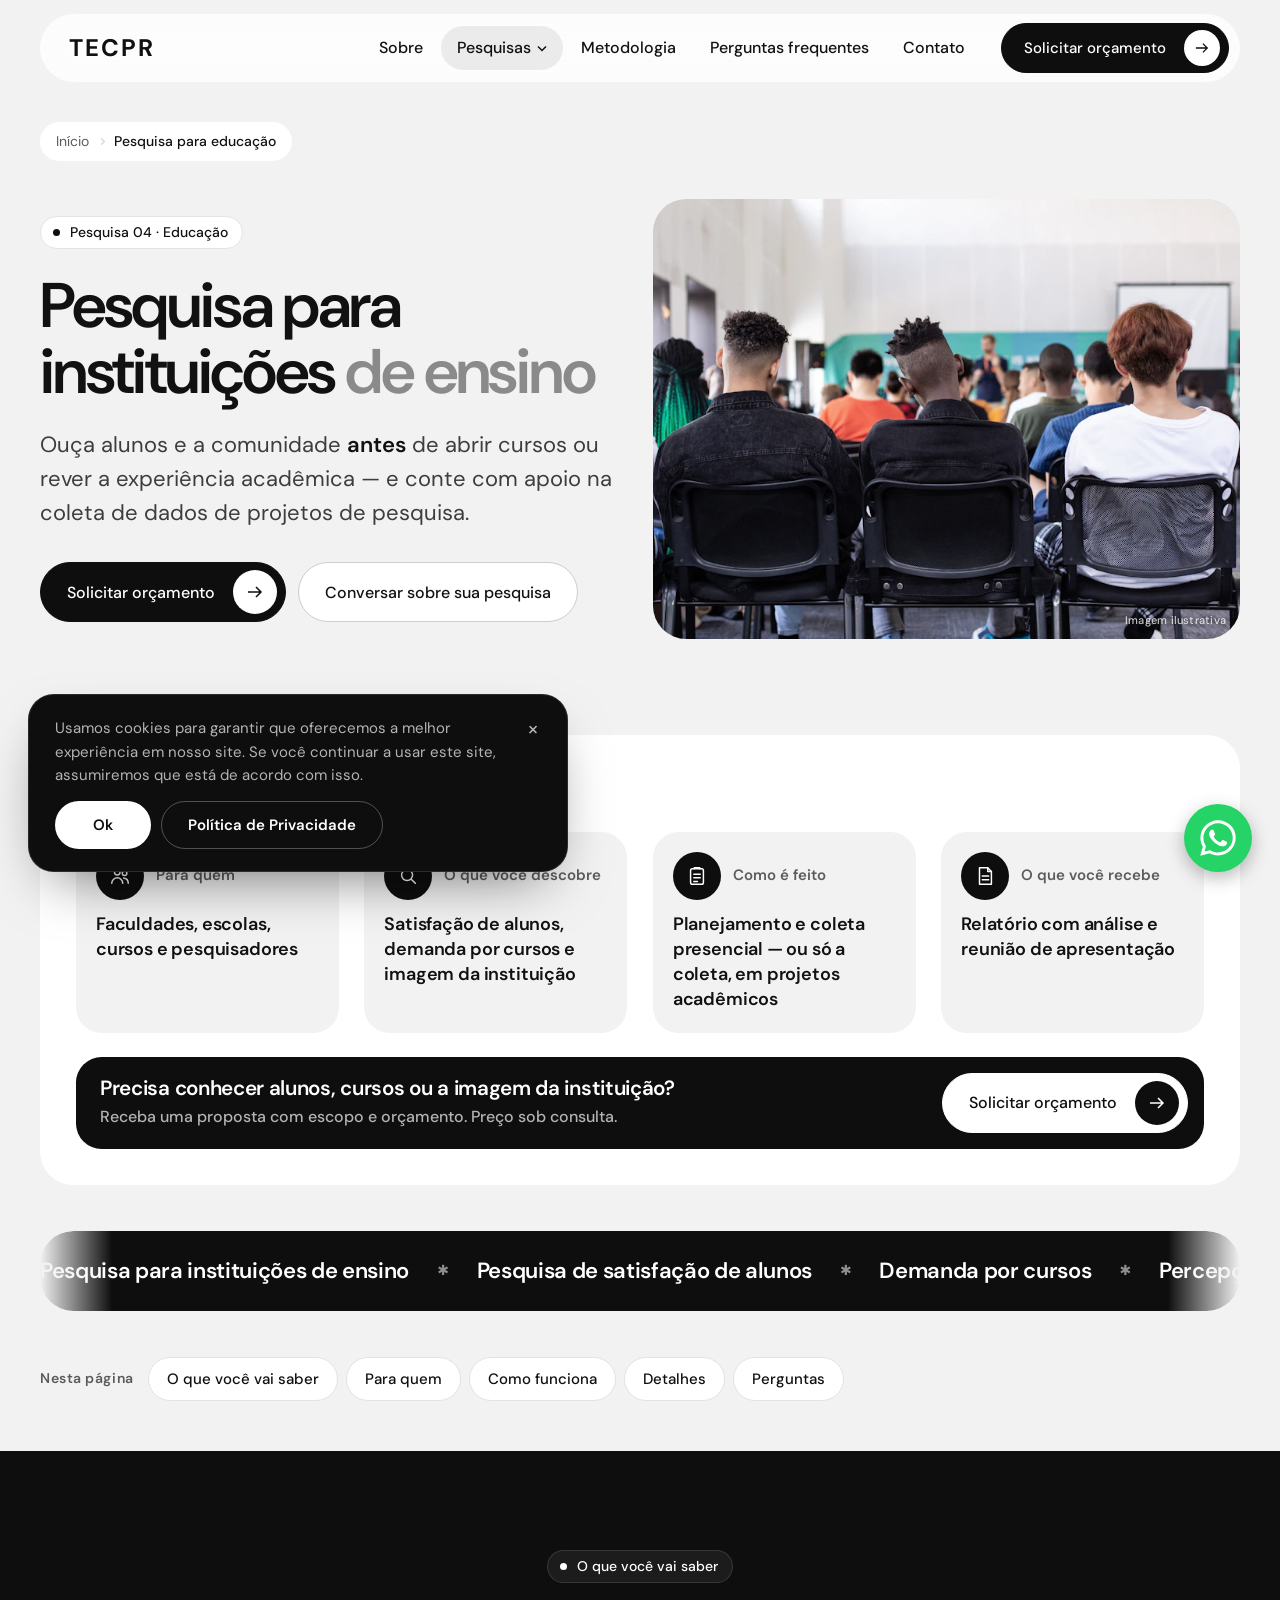
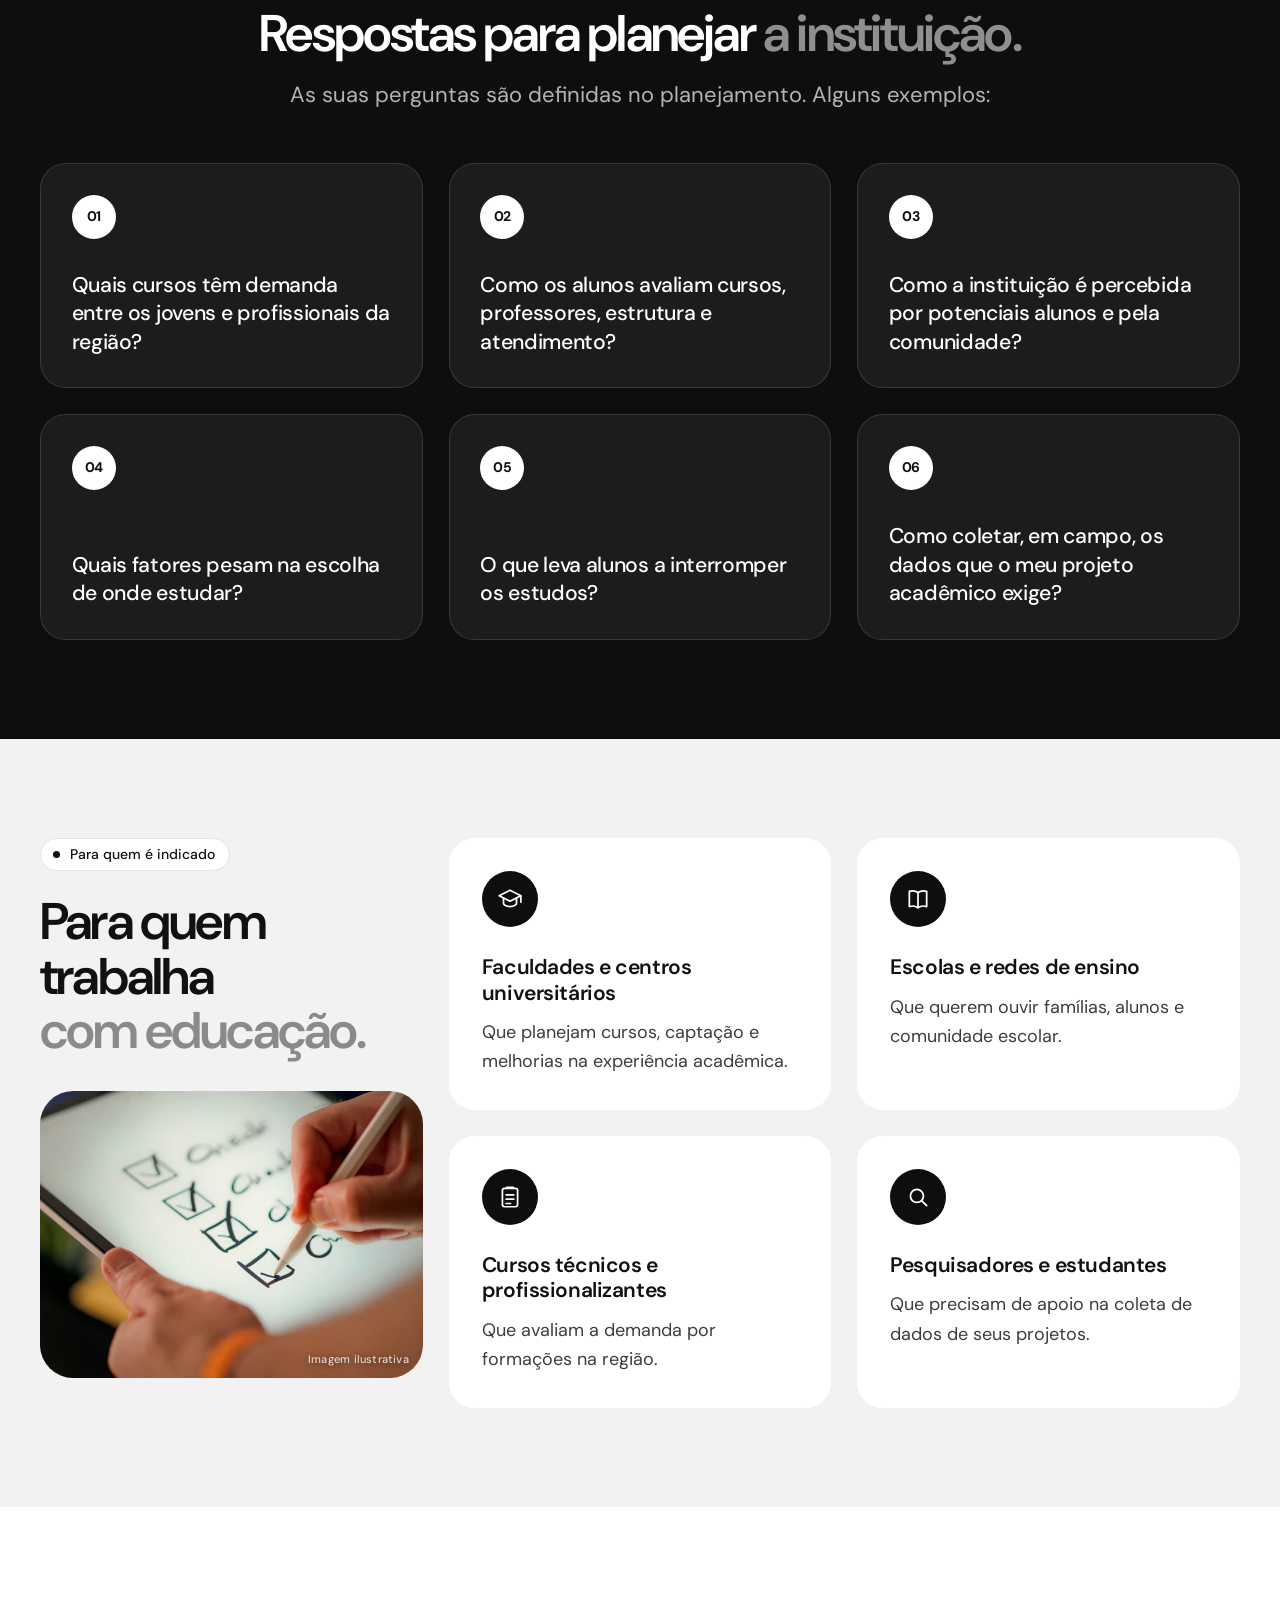
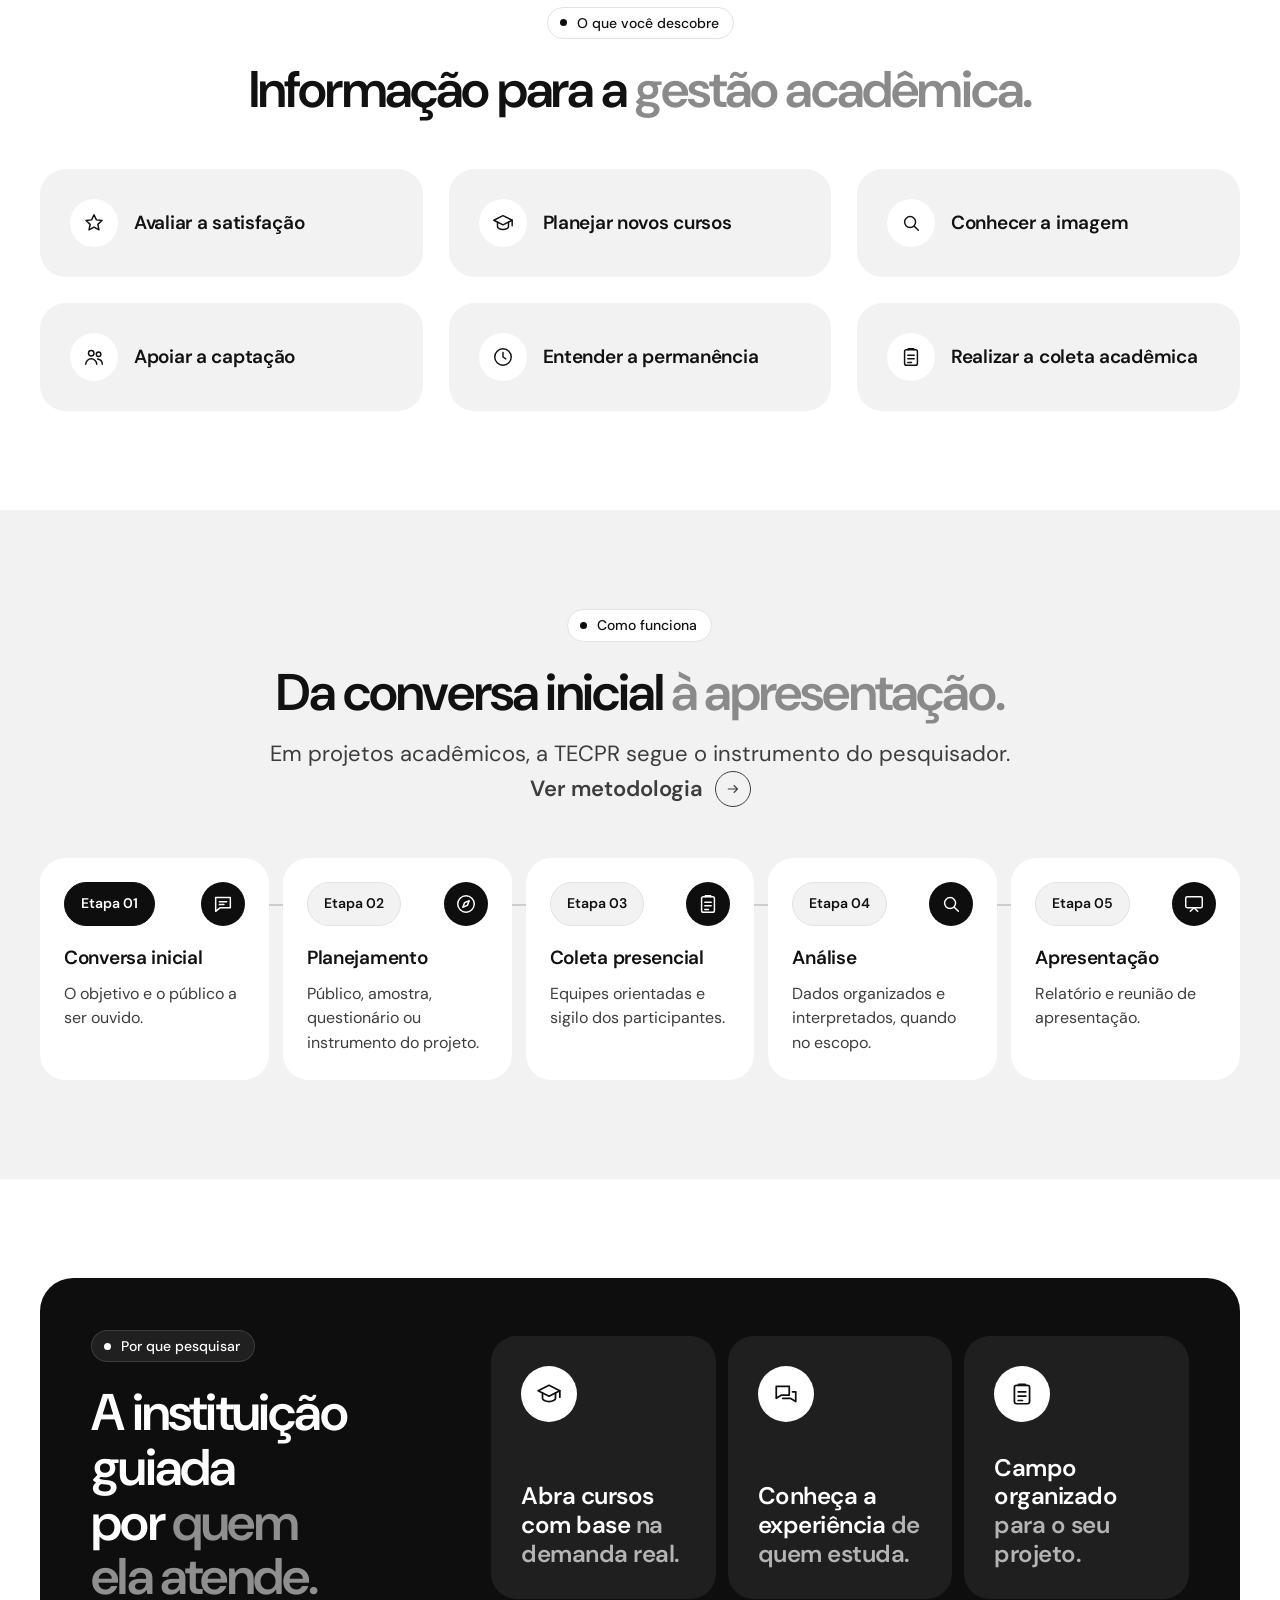
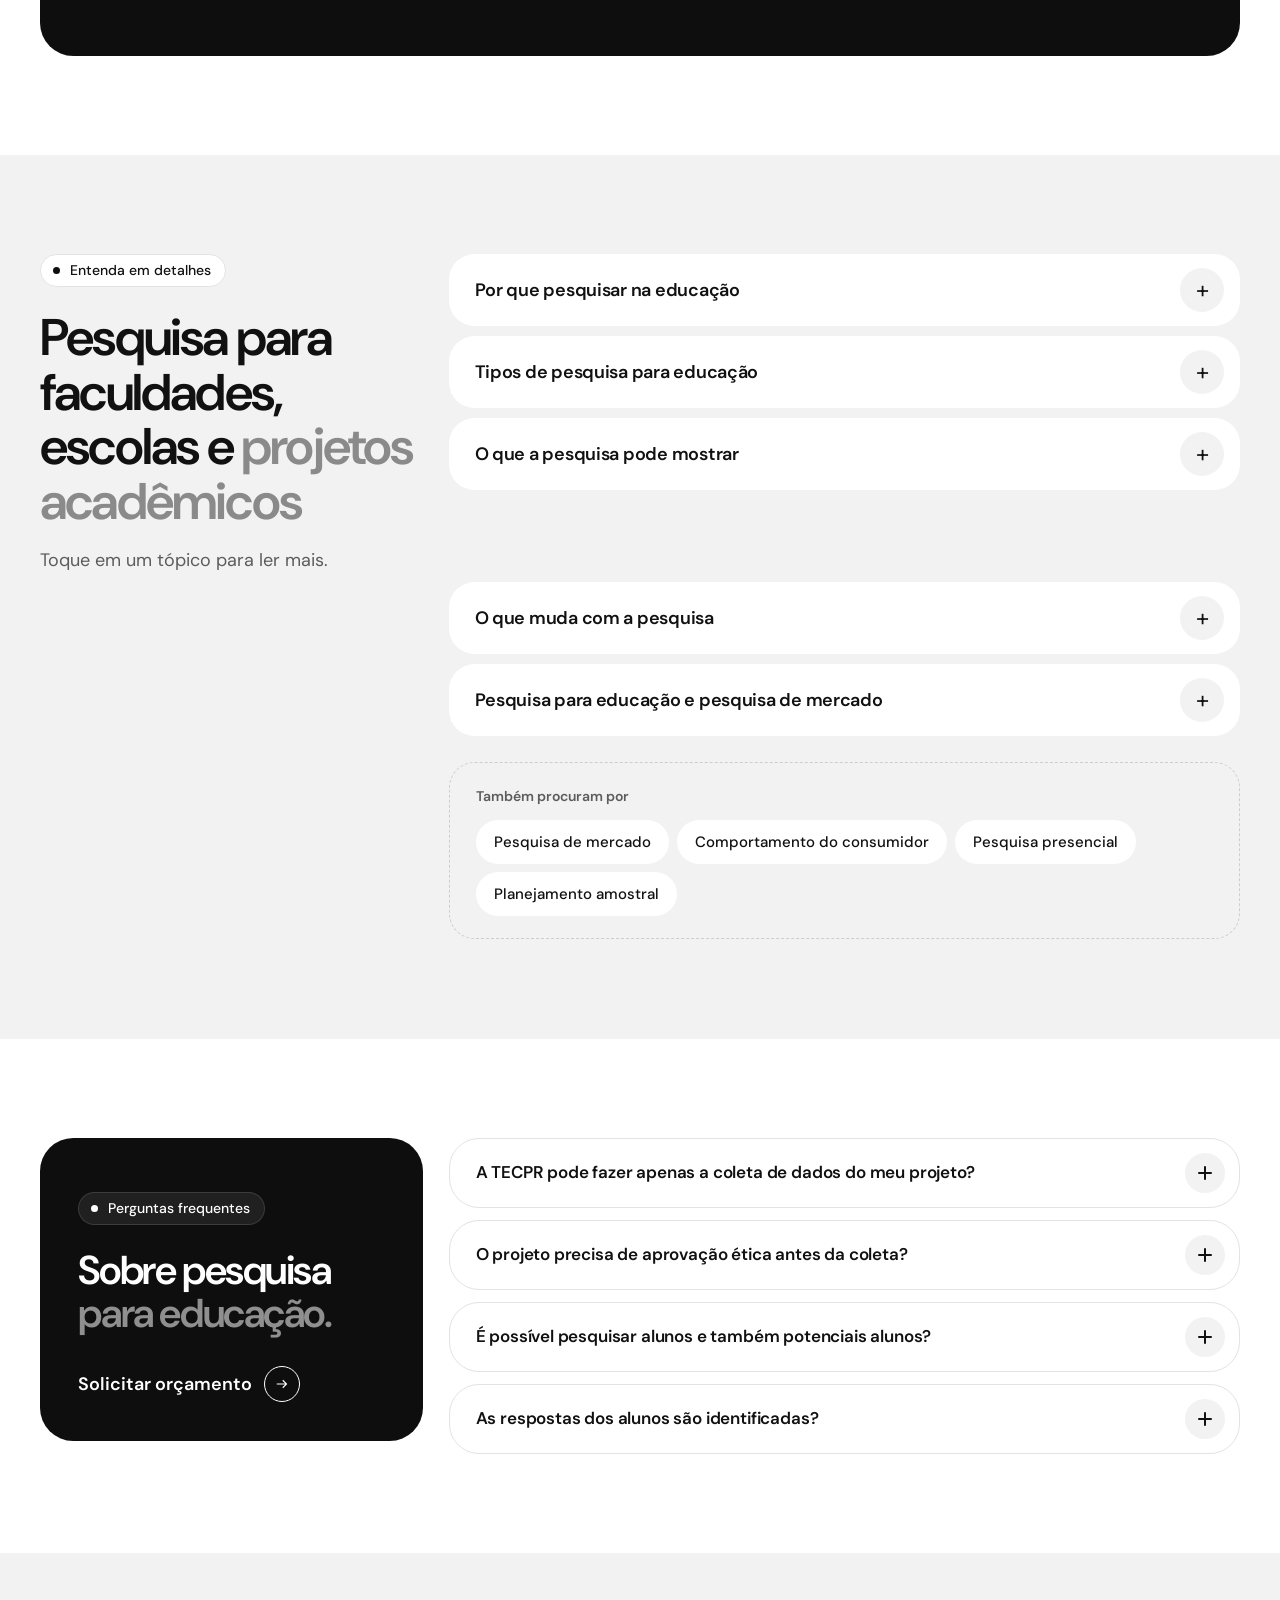
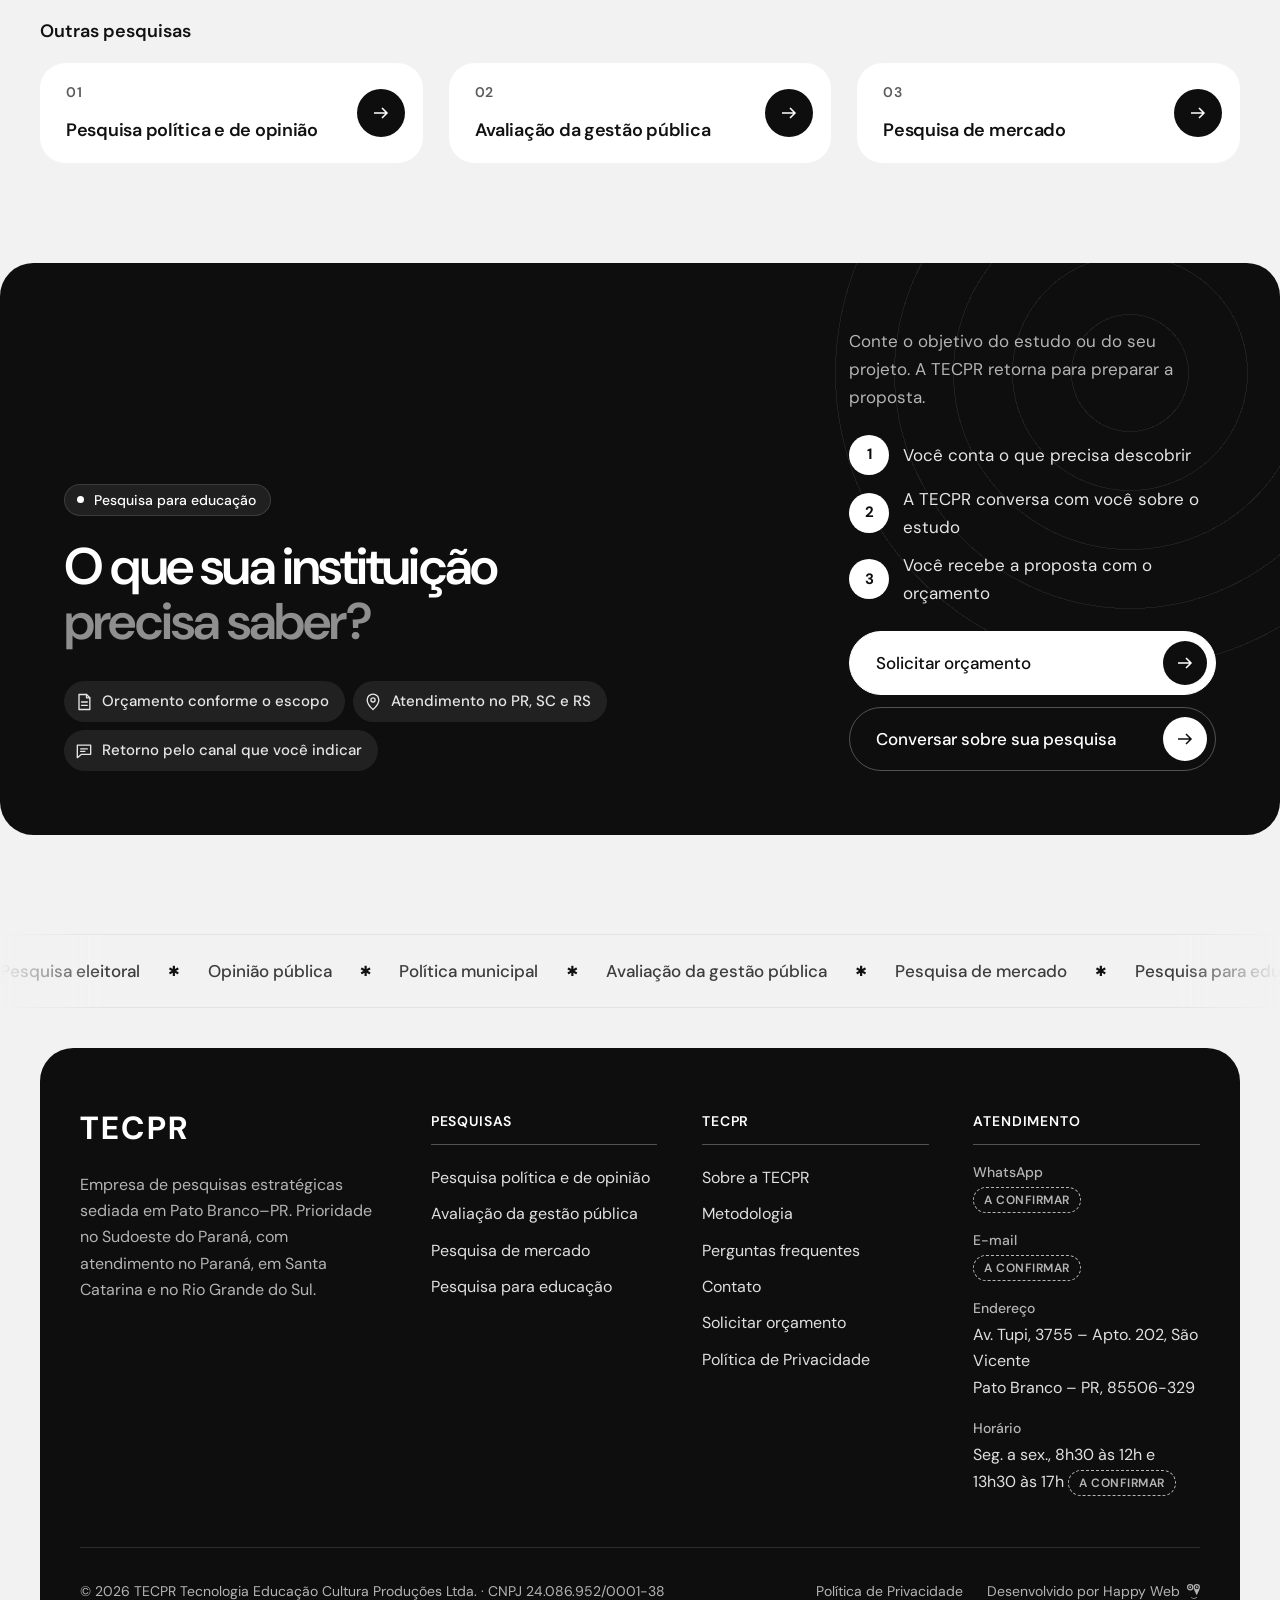
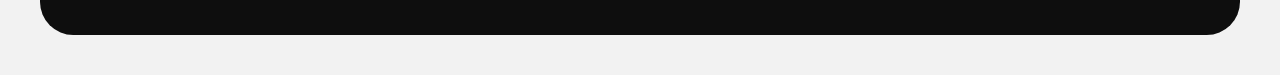
<file: pesquisa-para-educacao/index.html>
<!doctype html>
<html lang="pt-BR">
<head>
  <meta charset="utf-8">
  <meta name="viewport" content="width=device-width, initial-scale=1">
  <title>Pesquisa para instituições de ensino e faculdades | TECPR</title>
  <meta name="description" content="Pesquisa para faculdades e instituições de ensino: satisfação de alunos, demanda por cursos e coleta de dados para projetos acadêmicos no Sul do Brasil.">
  <meta name="robots" content="index, follow">
  <link rel="canonical" href="https://tecpr.com.br/pesquisa-para-educacao/">
  <meta name="theme-color" content="#111111">
  <meta property="og:type" content="website">
  <meta property="og:locale" content="pt_BR">
  <meta property="og:site_name" content="TECPR">
  <meta property="og:title" content="Pesquisa para instituições de ensino e faculdades | TECPR">
  <meta property="og:description" content="Pesquisa para faculdades e instituições de ensino: satisfação de alunos, demanda por cursos e coleta de dados para projetos acadêmicos no Sul do Brasil.">
  <meta property="og:url" content="https://tecpr.com.br/pesquisa-para-educacao/">
  <meta property="og:image" content="https://tecpr.com.br/public/imagens/og-tecpr.png">
  <meta property="og:image:width" content="1200">
  <meta property="og:image:height" content="630">
  <meta property="og:image:type" content="image/png">
  <meta property="og:image:alt" content="TECPR — pesquisa estratégica">
  <meta name="twitter:card" content="summary_large_image">
  <link rel="icon" href="../public/icones/favicon.svg" type="image/svg+xml">
  <link rel="apple-touch-icon" href="../public/icones/apple-touch-icon.png">
  <link rel="preconnect" href="https://fonts.googleapis.com">
  <link rel="preconnect" href="https://fonts.gstatic.com" crossorigin>
  <link rel="stylesheet" href="https://fonts.googleapis.com/css2?family=DM+Sans:opsz,wght@9..40,400..700&amp;display=swap">
  <link rel="stylesheet" href="../css/normalize.css">
  <link rel="stylesheet" href="../css/reset.css">
  <link rel="stylesheet" href="../css/style-global.css">
  <link rel="stylesheet" href="../css/servicos.css">
  <script defer src="../js/funções-global.js"></script>
  <script type="application/ld+json">{"@context": "https://schema.org", "@type": "BreadcrumbList", "itemListElement": [{"@type": "ListItem", "position": 1, "name": "Início", "item": "https://tecpr.com.br/"}, {"@type": "ListItem", "position": 2, "name": "Pesquisa para educação", "item": "https://tecpr.com.br/pesquisa-para-educacao/"}]}</script>
  <script type="application/ld+json">{"@context": "https://schema.org", "@type": "Service", "name": "Pesquisa para educação", "description": "Pesquisa para faculdades e instituições de ensino: satisfação de alunos, demanda por cursos e coleta de dados para projetos acadêmicos no Sul do Brasil.", "url": "https://tecpr.com.br/pesquisa-para-educacao/", "provider": {"@type": "ProfessionalService", "@id": "https://tecpr.com.br/#organizacao", "name": "TECPR"}, "areaServed": [{"@type": "State", "name": "Paraná"}, {"@type": "State", "name": "Santa Catarina"}, {"@type": "State", "name": "Rio Grande do Sul"}]}</script>
  <script type="application/ld+json">{"@context": "https://schema.org", "@type": "FAQPage", "mainEntity": [{"@type": "Question", "name": "A TECPR pode fazer apenas a coleta de dados do meu projeto?", "acceptedAnswer": {"@type": "Answer", "text": "Sim. Em projetos acadêmicos, a TECPR pode atuar somente na coleta presencial, aplicando o instrumento definido pelo pesquisador responsável. O escopo é combinado na proposta."}}, {"@type": "Question", "name": "O projeto precisa de aprovação ética antes da coleta?", "acceptedAnswer": {"@type": "Answer", "text": "Pesquisas acadêmicas com seres humanos podem exigir aprovação de comitê de ética, conforme as normas aplicáveis. Essa aprovação é de responsabilidade do pesquisador e da instituição, e a coleta é organizada respeitando as condições do projeto."}}, {"@type": "Question", "name": "É possível pesquisar alunos e também potenciais alunos?", "acceptedAnswer": {"@type": "Answer", "text": "Sim. Alunos atuais costumam ser ouvidos em pesquisas de satisfação, enquanto estudos de demanda ouvem o público da região. Os dois públicos podem fazer parte do mesmo projeto."}}, {"@type": "Question", "name": "As respostas dos alunos são identificadas?", "acceptedAnswer": {"@type": "Answer", "text": "Não. A confidencialidade dos participantes é um compromisso da TECPR, e os resultados são apresentados sem identificar quem respondeu."}}]}</script>
</head>
<body class="pagina-pesquisa-para-educacao">

<a class="pular-conteudo" href="#conteudo">Pular para o conteúdo</a>

<header class="cabecalho">
  <div class="container cabecalho__interno">
    <a class="logo" href="../" aria-label="TECPR — página inicial">TECPR</a>

    <nav class="navegacao" aria-label="Principal">
      <ul class="navegacao__lista">
        <li class="navegacao__item"><a class="navegacao__link" href="../sobre/">Sobre</a></li>
        <li class="navegacao__item navegacao__item--submenu is-ativo" data-aberto="false">
          <button class="navegacao__link" type="button" aria-expanded="false" aria-controls="submenu-pesquisas">Pesquisas <svg viewBox="0 0 10 10" fill="none" stroke="currentColor" stroke-width="1.5" aria-hidden="true"><path d="M1 3.5l4 4 4-4"/></svg></button>
          <div class="submenu" id="submenu-pesquisas"><a class="submenu__link" href="../pesquisa-politica-e-opiniao/"><span class="submenu__numero">01</span><span class="submenu__titulo">Pesquisa política e de opinião</span><span class="submenu__descricao">Cenário político, eleitoral e opinião pública no município.</span></a><a class="submenu__link" href="../avaliacao-gestao-publica/"><span class="submenu__numero">02</span><span class="submenu__titulo">Avaliação da gestão pública</span><span class="submenu__descricao">Percepção da população sobre a gestão e os serviços públicos.</span></a><a class="submenu__link" href="../pesquisa-de-mercado/"><span class="submenu__numero">03</span><span class="submenu__titulo">Pesquisa de mercado</span><span class="submenu__descricao">Demanda, viabilidade e satisfação para decisões empresariais.</span></a><a class="submenu__link" href="./" aria-current="page"><span class="submenu__numero">04</span><span class="submenu__titulo">Pesquisa para educação</span><span class="submenu__descricao">Estudos para instituições de ensino e coleta de dados acadêmicos.</span></a></div>
        </li>
        <li class="navegacao__item"><a class="navegacao__link" href="../metodologia/">Metodologia</a></li>
        <li class="navegacao__item"><a class="navegacao__link" href="../perguntas-frequentes/">Perguntas frequentes</a></li>
        <li class="navegacao__item"><a class="navegacao__link" href="../contato/">Contato</a></li>
      </ul>
      <a class="botao" href="../contato/#formulario">Solicitar orçamento <svg class="botao__seta" viewBox="0 0 16 16" fill="none" stroke="currentColor" stroke-width="1.5" aria-hidden="true"><path d="M1 8h13M9 3l5 5-5 5"/></svg></a>
    </nav>

    <div class="cabecalho__acoes-mobile">
      <a class="botao-orcamento" href="../contato/#formulario">Orçamento</a>
      <button class="botao-menu" type="button" aria-expanded="false" aria-controls="menu-mobile" aria-label="Abrir menu">
        <span class="botao-menu__linhas" aria-hidden="true"></span>
      </button>
    </div>
  </div>
</header>

<div class="menu-mobile" id="menu-mobile" aria-hidden="true">
  <div class="container menu-mobile__conteudo">
    <nav aria-label="Menu móvel">
      <div class="menu-mobile__grupo">
        <span class="rotulo menu-mobile__titulo">Pesquisas</span>
        <a class="menu-mobile__link" href="../pesquisa-politica-e-opiniao/">Pesquisa política e de opinião <svg viewBox="0 0 16 16" fill="none" stroke="currentColor" stroke-width="1.5" aria-hidden="true"><path d="M1 8h13M9 3l5 5-5 5"/></svg></a><a class="menu-mobile__link" href="../avaliacao-gestao-publica/">Avaliação da gestão pública <svg viewBox="0 0 16 16" fill="none" stroke="currentColor" stroke-width="1.5" aria-hidden="true"><path d="M1 8h13M9 3l5 5-5 5"/></svg></a><a class="menu-mobile__link" href="../pesquisa-de-mercado/">Pesquisa de mercado <svg viewBox="0 0 16 16" fill="none" stroke="currentColor" stroke-width="1.5" aria-hidden="true"><path d="M1 8h13M9 3l5 5-5 5"/></svg></a><a class="menu-mobile__link" href="./" aria-current="page">Pesquisa para educação <svg viewBox="0 0 16 16" fill="none" stroke="currentColor" stroke-width="1.5" aria-hidden="true"><path d="M1 8h13M9 3l5 5-5 5"/></svg></a>
      </div>
      <div class="menu-mobile__grupo">
        <span class="rotulo menu-mobile__titulo">TECPR</span>
        <a class="menu-mobile__link" href="../">Início <svg viewBox="0 0 16 16" fill="none" stroke="currentColor" stroke-width="1.5" aria-hidden="true"><path d="M1 8h13M9 3l5 5-5 5"/></svg></a>
        <a class="menu-mobile__link" href="../sobre/">Sobre <svg viewBox="0 0 16 16" fill="none" stroke="currentColor" stroke-width="1.5" aria-hidden="true"><path d="M1 8h13M9 3l5 5-5 5"/></svg></a>
        <a class="menu-mobile__link" href="../metodologia/">Metodologia <svg viewBox="0 0 16 16" fill="none" stroke="currentColor" stroke-width="1.5" aria-hidden="true"><path d="M1 8h13M9 3l5 5-5 5"/></svg></a>
        <a class="menu-mobile__link" href="../perguntas-frequentes/">Perguntas frequentes <svg viewBox="0 0 16 16" fill="none" stroke="currentColor" stroke-width="1.5" aria-hidden="true"><path d="M1 8h13M9 3l5 5-5 5"/></svg></a>
        <a class="menu-mobile__link" href="../contato/">Contato <svg viewBox="0 0 16 16" fill="none" stroke="currentColor" stroke-width="1.5" aria-hidden="true"><path d="M1 8h13M9 3l5 5-5 5"/></svg></a>
      </div>
    </nav>
    <div class="botoes">
      <a class="botao botao--claro botao--bloco" href="../contato/#formulario">Solicitar orçamento <svg class="botao__seta" viewBox="0 0 16 16" fill="none" stroke="currentColor" stroke-width="1.5" aria-hidden="true"><path d="M1 8h13M9 3l5 5-5 5"/></svg></a>
      <a class="botao botao--contorno-claro botao--bloco" href="../contato/" data-whatsapp-cta="menu">Conversar sobre sua pesquisa</a>
    </div>
    <div class="menu-mobile__rodape">
      <span>Pato Branco – PR · Atendimento no PR, SC e RS</span>
    </div>
  </div>
</div>

<main id="conteudo">
  <section class="hero-interno" aria-labelledby="pagina-titulo">
    <div class="container">
      <nav class="trilha" aria-label="Você está em">
        <ol>
          <li><a href="../">Início</a></li>
          <li><span aria-current="page">Pesquisa para educação</span></li>
        </ol>
      </nav>
      <div class="hero-interno__grade">
        <div class="hero-interno__texto">
          <p class="rotulo">Pesquisa 04 · Educação</p>
          <h1 class="titulo-1" id="pagina-titulo">Pesquisa para instituições <em>de ensino</em></h1>
          <p class="lead">Ouça alunos e a comunidade <strong>antes</strong> de abrir cursos ou rever a experiência acadêmica — e conte com apoio na coleta de dados de projetos de pesquisa.</p>
          <div class="botoes">
            <a class="botao" href="../contato/?servico=educacao#formulario">Solicitar orçamento <svg class="botao__seta" viewBox="0 0 16 16" fill="none" stroke="currentColor" stroke-width="1.5" aria-hidden="true"><path d="M1 8h13M9 3l5 5-5 5"/></svg></a>
            <a class="botao botao--contorno" href="../contato/" data-whatsapp-cta="servico-educacao">Conversar sobre sua pesquisa</a>
          </div>
        </div>
        <figure class="foto hero-interno__figura">
          <div class="foto__moldura">
            <img src="../public/imagens/fotos/educacao-sala-de-aula-1600.webp" srcset="../public/imagens/fotos/educacao-sala-de-aula-800.webp 800w, ../public/imagens/fotos/educacao-sala-de-aula-1600.webp 1600w, ../public/imagens/fotos/educacao-sala-de-aula-2400.webp 2400w" sizes="(max-width: 900px) 100vw, 40vw" width="1600" height="1129" alt="Estudantes de costas assistindo a uma aula" fetchpriority="high" decoding="async">
          </div>
          <figcaption class="foto__legenda"><span>Instituições de ensino</span><span>Imagem ilustrativa</span></figcaption>
        </figure>
      </div>
    </div>
  </section>

  <section class="resumo-secao" aria-labelledby="resumo-titulo">
    <div class="container">
      <div class="resumo-cartao revelar">
        <h2 class="resumo__titulo" id="resumo-titulo">Em resumo</h2>
        <dl class="resumo"><div class="resumo__item"><dt><span class="icone-circulo" aria-hidden="true"><svg class="icone" viewBox="0 0 24 24" fill="none" stroke="currentColor" stroke-width="1.6" stroke-linecap="round" stroke-linejoin="round" aria-hidden="true"><circle cx="9" cy="8" r="3"/><path d="M3 20c0-3.3 2.7-6 6-6s6 2.7 6 6"/><circle cx="17" cy="9" r="2.5"/><path d="M16 14.2c2.9.4 5 2.8 5 5.8"/></svg></span><span>Para quem</span></dt><dd>Faculdades, escolas, cursos e pesquisadores</dd></div><div class="resumo__item"><dt><span class="icone-circulo" aria-hidden="true"><svg class="icone" viewBox="0 0 24 24" fill="none" stroke="currentColor" stroke-width="1.6" stroke-linecap="round" stroke-linejoin="round" aria-hidden="true"><circle cx="11" cy="11" r="6"/><path d="M20 20l-4.5-4.5"/></svg></span><span>O que você descobre</span></dt><dd>Satisfação de alunos, demanda por cursos e imagem da instituição</dd></div><div class="resumo__item"><dt><span class="icone-circulo" aria-hidden="true"><svg class="icone" viewBox="0 0 24 24" fill="none" stroke="currentColor" stroke-width="1.6" stroke-linecap="round" stroke-linejoin="round" aria-hidden="true"><rect x="5" y="4" width="14" height="17" rx="2"/><path d="M9 4V3h6v1M8.5 10h7M8.5 14h7M8.5 18h4"/></svg></span><span>Como é feito</span></dt><dd>Planejamento e coleta presencial — ou só a coleta, em projetos acadêmicos</dd></div><div class="resumo__item"><dt><span class="icone-circulo" aria-hidden="true"><svg class="icone" viewBox="0 0 24 24" fill="none" stroke="currentColor" stroke-width="1.6" stroke-linecap="round" stroke-linejoin="round" aria-hidden="true"><path d="M6 3h9l4 4v14H6z"/><path d="M15 3v4h4M9 12h7M9 16h7"/></svg></span><span>O que você recebe</span></dt><dd>Relatório com análise e reunião de apresentação</dd></div></dl>
        <div class="resumo__rodape">
          <p class="resumo__chamada"><strong>Precisa conhecer alunos, cursos ou a imagem da instituição?</strong><span>Receba uma proposta com escopo e orçamento. Preço sob consulta.</span></p>
          <a class="botao botao--claro" href="../contato/?servico=educacao#formulario">Solicitar orçamento <svg class="botao__seta" viewBox="0 0 16 16" fill="none" stroke="currentColor" stroke-width="1.5" aria-hidden="true"><path d="M1 8h13M9 3l5 5-5 5"/></svg></a>
        </div>
      </div>
    </div>
  </section>

  <div class="faixa-palavras" role="region" aria-label="Temas de pesquisa para educação">
    <div class="faixa-palavras__trilho">
      <ul class="faixa-palavras__grupo">
        <li>Pesquisa para instituições de ensino</li>
        <li>Pesquisa de satisfação de alunos</li>
        <li>Demanda por cursos</li>
        <li>Percepção institucional</li>
        <li>Pesquisa para faculdades</li>
        <li>Coleta de dados acadêmicos</li>
        <li>Pesquisa de campo para projetos acadêmicos</li>
        <li>Pato Branco – PR</li>
        <li>Paraná, Santa Catarina e Rio Grande do Sul</li>
      </ul>
      <ul class="faixa-palavras__grupo" aria-hidden="true">
        <li>Pesquisa para instituições de ensino</li>
        <li>Pesquisa de satisfação de alunos</li>
        <li>Demanda por cursos</li>
        <li>Percepção institucional</li>
        <li>Pesquisa para faculdades</li>
        <li>Coleta de dados acadêmicos</li>
        <li>Pesquisa de campo para projetos acadêmicos</li>
        <li>Pato Branco – PR</li>
        <li>Paraná, Santa Catarina e Rio Grande do Sul</li>
      </ul>
    </div>
  </div>

  <nav class="indice-pagina" aria-label="Nesta página">
    <div class="container">
      <ul class="indice-pagina__lista">
        <li class="indice-pagina__rotulo mono">Nesta página</li>
        <li><a class="indice-pagina__link" href="#perguntas-do-estudo">O que você vai saber</a></li>
        <li><a class="indice-pagina__link" href="#para-quem">Para quem</a></li>
        <li><a class="indice-pagina__link" href="#como-funciona">Como funciona</a></li>
        <li><a class="indice-pagina__link" href="#detalhes">Detalhes</a></li>
        <li><a class="indice-pagina__link" href="#perguntas">Perguntas</a></li>
      </ul>
    </div>
  </nav>

  <section class="secao secao--escura" id="perguntas-do-estudo" aria-labelledby="questoes-titulo">
    <div class="container">
      <div class="cabeca-secao">
        <div class="cabeca-secao__titulo">
          <p class="rotulo revelar">O que você vai saber</p>
          <h2 class="titulo-2 revelar" id="questoes-titulo">Respostas para planejar <em>a instituição.</em></h2>
        </div>
        <p class="cabeca-secao__apoio revelar atraso-1">As suas perguntas são definidas no planejamento. Alguns exemplos:</p>
      </div>
      <ol class="perguntas">
        <li class="perguntas__item revelar"><span class="perguntas__numero">01</span>Quais cursos têm demanda entre os jovens e profissionais da região?</li>
        <li class="perguntas__item revelar atraso-1"><span class="perguntas__numero">02</span>Como os alunos avaliam cursos, professores, estrutura e atendimento?</li>
        <li class="perguntas__item revelar"><span class="perguntas__numero">03</span>Como a instituição é percebida por potenciais alunos e pela comunidade?</li>
        <li class="perguntas__item revelar atraso-1"><span class="perguntas__numero">04</span>Quais fatores pesam na escolha de onde estudar?</li>
        <li class="perguntas__item revelar"><span class="perguntas__numero">05</span>O que leva alunos a interromper os estudos?</li>
        <li class="perguntas__item revelar atraso-1"><span class="perguntas__numero">06</span>Como coletar, em campo, os dados que o meu projeto acadêmico exige?</li>
      </ol>
    </div>
  </section>

  <section class="secao" id="para-quem" aria-labelledby="para-quem-titulo">
    <div class="container grade">
      <div class="indicacao__cabeca">
        <p class="rotulo revelar">Para quem é indicado</p>
        <h2 class="titulo-2 revelar" id="para-quem-titulo">Para quem trabalha <em>com educação.</em></h2>
        <figure class="foto indicacao__foto revelar">
          <div class="foto__moldura">
            <img src="../public/imagens/fotos/questionario-800.webp" srcset="../public/imagens/fotos/questionario-800.webp 800w, ../public/imagens/fotos/questionario-1600.webp 1600w" sizes="(max-width: 960px) 100vw, 30vw" width="1600" height="900" alt="Mão marcando itens de uma lista em papel" loading="lazy" decoding="async">
          </div>
          <figcaption class="foto__legenda"><span>Coleta de dados</span><span>Imagem ilustrativa</span></figcaption>
        </figure>
      </div>
      <ul class="indicacoes">
        <li class="indicacao revelar"><span class="icone-circulo cartao__icone" aria-hidden="true"><svg class="icone" viewBox="0 0 24 24" fill="none" stroke="currentColor" stroke-width="1.6" stroke-linecap="round" stroke-linejoin="round" aria-hidden="true"><path d="M2 9l10-5 10 5-10 5z"/><path d="M6 11v5c0 1.5 2.7 3 6 3s6-1.5 6-3v-5"/><path d="M22 9v6"/></svg></span><h3 class="indicacao__titulo">Faculdades e centros universitários</h3><p>Que planejam cursos, captação e melhorias na experiência acadêmica.</p></li>
        <li class="indicacao revelar atraso-1"><span class="icone-circulo cartao__icone" aria-hidden="true"><svg class="icone" viewBox="0 0 24 24" fill="none" stroke="currentColor" stroke-width="1.6" stroke-linecap="round" stroke-linejoin="round" aria-hidden="true"><path d="M4 5c3-1 5-1 8 1 3-2 5-2 8-1v14c-3-1-5-1-8 1-3-2-5-2-8-1z"/><path d="M12 6v14"/></svg></span><h3 class="indicacao__titulo">Escolas e redes de ensino</h3><p>Que querem ouvir famílias, alunos e comunidade escolar.</p></li>
        <li class="indicacao revelar"><span class="icone-circulo cartao__icone" aria-hidden="true"><svg class="icone" viewBox="0 0 24 24" fill="none" stroke="currentColor" stroke-width="1.6" stroke-linecap="round" stroke-linejoin="round" aria-hidden="true"><rect x="5" y="4" width="14" height="17" rx="2"/><path d="M9 4V3h6v1M8.5 10h7M8.5 14h7M8.5 18h4"/></svg></span><h3 class="indicacao__titulo">Cursos técnicos e profissionalizantes</h3><p>Que avaliam a demanda por formações na região.</p></li>
        <li class="indicacao revelar atraso-1"><span class="icone-circulo cartao__icone" aria-hidden="true"><svg class="icone" viewBox="0 0 24 24" fill="none" stroke="currentColor" stroke-width="1.6" stroke-linecap="round" stroke-linejoin="round" aria-hidden="true"><circle cx="11" cy="11" r="6"/><path d="M20 20l-4.5-4.5"/></svg></span><h3 class="indicacao__titulo">Pesquisadores e estudantes</h3><p>Que precisam de apoio na coleta de dados de seus projetos.</p></li>
      </ul>
    </div>
  </section>

  <section class="secao secao--suave" id="objetivos" aria-labelledby="objetivos-titulo">
    <div class="container">
      <div class="cabeca-secao">
        <div class="cabeca-secao__titulo">
          <p class="rotulo revelar">O que você descobre</p>
          <h2 class="titulo-2 revelar" id="objetivos-titulo">Informação para a <em>gestão acadêmica.</em></h2>
        </div>
      </div>
      <ol class="objetivos objetivos--curtos">
        <li class="objetivo revelar"><span class="objetivo__numero" aria-hidden="true"><svg class="icone" viewBox="0 0 24 24" fill="none" stroke="currentColor" stroke-width="1.6" stroke-linecap="round" stroke-linejoin="round" aria-hidden="true"><path d="M12 3l2.6 5.6 6.1.7-4.5 4.2 1.2 6L12 16.6 6.6 19.5l1.2-6L3.3 9.3l6.1-.7z"/></svg></span><h3 class="objetivo__titulo">Avaliar a satisfação</h3></li>
        <li class="objetivo revelar atraso-1"><span class="objetivo__numero" aria-hidden="true"><svg class="icone" viewBox="0 0 24 24" fill="none" stroke="currentColor" stroke-width="1.6" stroke-linecap="round" stroke-linejoin="round" aria-hidden="true"><path d="M2 9l10-5 10 5-10 5z"/><path d="M6 11v5c0 1.5 2.7 3 6 3s6-1.5 6-3v-5"/><path d="M22 9v6"/></svg></span><h3 class="objetivo__titulo">Planejar novos cursos</h3></li>
        <li class="objetivo revelar atraso-2"><span class="objetivo__numero" aria-hidden="true"><svg class="icone" viewBox="0 0 24 24" fill="none" stroke="currentColor" stroke-width="1.6" stroke-linecap="round" stroke-linejoin="round" aria-hidden="true"><circle cx="11" cy="11" r="6"/><path d="M20 20l-4.5-4.5"/></svg></span><h3 class="objetivo__titulo">Conhecer a imagem</h3></li>
        <li class="objetivo revelar"><span class="objetivo__numero" aria-hidden="true"><svg class="icone" viewBox="0 0 24 24" fill="none" stroke="currentColor" stroke-width="1.6" stroke-linecap="round" stroke-linejoin="round" aria-hidden="true"><circle cx="9" cy="8" r="3"/><path d="M3 20c0-3.3 2.7-6 6-6s6 2.7 6 6"/><circle cx="17" cy="9" r="2.5"/><path d="M16 14.2c2.9.4 5 2.8 5 5.8"/></svg></span><h3 class="objetivo__titulo">Apoiar a captação</h3></li>
        <li class="objetivo revelar atraso-1"><span class="objetivo__numero" aria-hidden="true"><svg class="icone" viewBox="0 0 24 24" fill="none" stroke="currentColor" stroke-width="1.6" stroke-linecap="round" stroke-linejoin="round" aria-hidden="true"><circle cx="12" cy="12" r="9"/><path d="M12 7v5l3 2"/></svg></span><h3 class="objetivo__titulo">Entender a permanência</h3></li>
        <li class="objetivo revelar atraso-2"><span class="objetivo__numero" aria-hidden="true"><svg class="icone" viewBox="0 0 24 24" fill="none" stroke="currentColor" stroke-width="1.6" stroke-linecap="round" stroke-linejoin="round" aria-hidden="true"><rect x="5" y="4" width="14" height="17" rx="2"/><path d="M9 4V3h6v1M8.5 10h7M8.5 14h7M8.5 18h4"/></svg></span><h3 class="objetivo__titulo">Realizar a coleta acadêmica</h3></li>
      </ol>
    </div>
  </section>

  <section class="secao" id="como-funciona" aria-labelledby="funciona-titulo">
    <div class="container">
      <div class="cabeca-secao">
        <div class="cabeca-secao__titulo">
          <p class="rotulo revelar">Como funciona</p>
          <h2 class="titulo-2 revelar" id="funciona-titulo">Da conversa inicial <em>à apresentação.</em></h2>
        </div>
        <p class="cabeca-secao__apoio revelar atraso-1">Em projetos acadêmicos, a TECPR segue o instrumento do pesquisador. <a class="link-seta" href="../metodologia/">Ver metodologia <svg viewBox="0 0 16 16" fill="none" stroke="currentColor" stroke-width="1.5" aria-hidden="true"><path d="M1 8h13M9 3l5 5-5 5"/></svg></a></p>
      </div>
      <div class="etapas" data-etapas>
        <span class="etapas__progresso" aria-hidden="true"><span></span></span>
        <ol class="etapas__lista">
          <li class="etapa"><span class="icone-circulo etapa__icone" aria-hidden="true"><svg class="icone" viewBox="0 0 24 24" fill="none" stroke="currentColor" stroke-width="1.6" stroke-linecap="round" stroke-linejoin="round" aria-hidden="true"><path d="M4 5h16v11H9l-5 4z"/><path d="M8 9.5h8M8 12.5h5"/></svg></span><span class="etapa__numero">Etapa 01</span><h3 class="etapa__titulo">Conversa inicial</h3><p class="etapa__texto">O objetivo e o público a ser ouvido.</p></li>
          <li class="etapa"><span class="icone-circulo etapa__icone" aria-hidden="true"><svg class="icone" viewBox="0 0 24 24" fill="none" stroke="currentColor" stroke-width="1.6" stroke-linecap="round" stroke-linejoin="round" aria-hidden="true"><circle cx="12" cy="12" r="9"/><path d="M15.5 8.5l-2 5-5 2 2-5z"/></svg></span><span class="etapa__numero">Etapa 02</span><h3 class="etapa__titulo">Planejamento</h3><p class="etapa__texto">Público, amostra, questionário ou instrumento do projeto.</p></li>
          <li class="etapa"><span class="icone-circulo etapa__icone" aria-hidden="true"><svg class="icone" viewBox="0 0 24 24" fill="none" stroke="currentColor" stroke-width="1.6" stroke-linecap="round" stroke-linejoin="round" aria-hidden="true"><rect x="5" y="4" width="14" height="17" rx="2"/><path d="M9 4V3h6v1M8.5 10h7M8.5 14h7M8.5 18h4"/></svg></span><span class="etapa__numero">Etapa 03</span><h3 class="etapa__titulo">Coleta presencial</h3><p class="etapa__texto">Equipes orientadas e sigilo dos participantes.</p></li>
          <li class="etapa"><span class="icone-circulo etapa__icone" aria-hidden="true"><svg class="icone" viewBox="0 0 24 24" fill="none" stroke="currentColor" stroke-width="1.6" stroke-linecap="round" stroke-linejoin="round" aria-hidden="true"><circle cx="11" cy="11" r="6"/><path d="M20 20l-4.5-4.5"/></svg></span><span class="etapa__numero">Etapa 04</span><h3 class="etapa__titulo">Análise</h3><p class="etapa__texto">Dados organizados e interpretados, quando no escopo.</p></li>
          <li class="etapa"><span class="icone-circulo etapa__icone" aria-hidden="true"><svg class="icone" viewBox="0 0 24 24" fill="none" stroke="currentColor" stroke-width="1.6" stroke-linecap="round" stroke-linejoin="round" aria-hidden="true"><rect x="3" y="4" width="18" height="12" rx="1.5"/><path d="M8 20l4-4 4 4"/></svg></span><span class="etapa__numero">Etapa 05</span><h3 class="etapa__titulo">Apresentação</h3><p class="etapa__texto">Relatório e reunião de apresentação.</p></li>
        </ol>
      </div>
    </div>
  </section>

  <section class="secao secao--suave destaques-secao" aria-labelledby="destaques-titulo">
    <div class="container">
      <div class="destaques revelar">
        <div class="destaques__cabeca">
          <p class="rotulo">Por que pesquisar</p>
          <h2 class="titulo-2" id="destaques-titulo">A instituição guiada por <em>quem ela atende.</em></h2>
        </div>
        <ul class="destaques__lista">
          <li class="destaque"><span class="icone-circulo" aria-hidden="true"><svg class="icone" viewBox="0 0 24 24" fill="none" stroke="currentColor" stroke-width="1.6" stroke-linecap="round" stroke-linejoin="round" aria-hidden="true"><path d="M2 9l10-5 10 5-10 5z"/><path d="M6 11v5c0 1.5 2.7 3 6 3s6-1.5 6-3v-5"/><path d="M22 9v6"/></svg></span><p>Abra cursos com base <em>na demanda real.</em></p></li>
          <li class="destaque"><span class="icone-circulo" aria-hidden="true"><svg class="icone" viewBox="0 0 24 24" fill="none" stroke="currentColor" stroke-width="1.6" stroke-linecap="round" stroke-linejoin="round" aria-hidden="true"><path d="M3 5h12v8H8l-5 3z"/><path d="M9 16h7l5 3v-9h-3"/></svg></span><p>Conheça a experiência <em>de quem estuda.</em></p></li>
          <li class="destaque"><span class="icone-circulo" aria-hidden="true"><svg class="icone" viewBox="0 0 24 24" fill="none" stroke="currentColor" stroke-width="1.6" stroke-linecap="round" stroke-linejoin="round" aria-hidden="true"><rect x="5" y="4" width="14" height="17" rx="2"/><path d="M9 4V3h6v1M8.5 10h7M8.5 14h7M8.5 18h4"/></svg></span><p>Campo organizado <em>para o seu projeto.</em></p></li>
        </ul>
      </div>
    </div>
  </section>

  <section class="secao detalhes" id="detalhes" aria-labelledby="detalhes-titulo">
    <div class="container grade">
      <div class="detalhes__cabeca">
        <p class="rotulo revelar">Entenda em detalhes</p>
        <h2 class="titulo-2 revelar" id="detalhes-titulo">Pesquisa para faculdades, escolas e <em>projetos acadêmicos</em></h2>
        <p class="detalhes__dica revelar atraso-1">Toque em um tópico para ler mais.</p>
      </div>
      <div class="detalhes__lista">
        <details class="detalhe revelar">
          <summary>Por que pesquisar na educação</summary>
          <div class="detalhe__conteudo">
            <p>Abrir um curso, rever a experiência dos alunos ou fortalecer a imagem da instituição na região são decisões que se beneficiam de informação organizada.</p>
            <p>A TECPR realiza <strong>pesquisas para faculdades, escolas e redes de ensino</strong>, com <strong>prioridade no Sudoeste do Paraná</strong> e atendimento no Paraná, em Santa Catarina e no Rio Grande do Sul. Também apoia professores, pesquisadores e estudantes na etapa de <strong>coleta de dados de projetos acadêmicos</strong>.</p>
          </div>
        </details>
        <details class="detalhe revelar">
          <summary>Tipos de pesquisa para educação</summary>
          <div class="detalhe__conteudo">
            <ul>
              <li><strong>Satisfação de alunos:</strong> avaliação de cursos, estrutura e atendimento.</li>
              <li><strong>Demanda por cursos:</strong> interesse da região por novas formações.</li>
              <li><strong>Percepção institucional:</strong> como a instituição é vista por alunos e comunidade.</li>
              <li><strong>Coleta de dados acadêmicos:</strong> trabalho de campo para projetos de pesquisa.</li>
            </ul>
          </div>
        </details>
        <details class="detalhe revelar">
          <summary>O que a pesquisa pode mostrar</summary>
          <div class="detalhe__conteudo">
            <ul>
              <li><strong>Avaliar a satisfação:</strong> ouvir alunos sobre cursos, estrutura e atendimento.</li>
              <li><strong>Planejar novos cursos:</strong> verificar o interesse da região antes de abrir turmas.</li>
              <li><strong>Conhecer a imagem:</strong> entender como a instituição é percebida na comunidade.</li>
              <li><strong>Apoiar a captação:</strong> identificar o que pesa na escolha de potenciais alunos.</li>
              <li><strong>Entender a permanência:</strong> investigar motivos de interrupção dos estudos.</li>
              <li><strong>Realizar a coleta acadêmica:</strong> aplicar em campo o instrumento de um projeto de pesquisa.</li>
            </ul>
          </div>
        </details>
        <details class="detalhe revelar">
          <summary>O que está incluído no projeto</summary>
          <div class="detalhe__conteudo">
            <ul>
              <li><strong>Planejamento do estudo:</strong> proposta com objetivos, público, amostra e cronograma.</li>
              <li><strong>Coleta presencial:</strong> aplicação realizada por equipes orientadas para o estudo.</li>
              <li><strong>Relatório com análise:</strong> resultados organizados e interpretados à luz dos objetivos.</li>
              <li><strong>Reunião de apresentação:</strong> encontro para discutir os resultados com a instituição.</li>
            </ul>
            <p>Preço sob consulta, conforme o escopo definido na proposta. Em projetos só de coleta, as entregas são combinadas com o pesquisador.</p>
          </div>
        </details>
        <details class="detalhe revelar">
          <summary>O que muda com a pesquisa</summary>
          <div class="detalhe__conteudo">
            <ul>
              <li><strong>Planejamento acadêmico informado:</strong> cursos e melhorias definidos a partir da demanda real.</li>
              <li><strong>Alunos ouvidos:</strong> um canal estruturado para conhecer a experiência de quem estuda.</li>
              <li><strong>Leitura regional:</strong> informações sobre o público da sua região de atuação.</li>
              <li><strong>Campo organizado:</strong> pesquisadores contam com equipe orientada na coleta de dados.</li>
            </ul>
          </div>
        </details>
        <details class="detalhe revelar">
          <summary>Pesquisa para educação e pesquisa de mercado</summary>
          <div class="detalhe__conteudo">
            <p>Instituições que também querem conhecer o mercado da região podem combinar o estudo com uma <a href="../pesquisa-de-mercado/">pesquisa de mercado</a>.</p>
          </div>
        </details>

        <div class="tambem-procuram revelar">
          <p class="tambem-procuram__titulo">Também procuram por</p>
          <ul>
            <li><a href="../pesquisa-de-mercado/">Pesquisa de mercado</a></li>
            <li><a href="../pesquisa-de-mercado/">Comportamento do consumidor</a></li>
            <li><a href="../metodologia/">Pesquisa presencial</a></li>
            <li><a href="../metodologia/#etapas">Planejamento amostral</a></li>
          </ul>
        </div>
      </div>
    </div>
  </section>

  <section class="secao secao--suave" id="perguntas" aria-labelledby="faq-titulo">
    <div class="container faq">
      <div class="faq__cabeca">
        <p class="rotulo revelar">Perguntas frequentes</p>
        <h2 class="titulo-2 revelar" id="faq-titulo">Sobre pesquisa <em>para educação.</em></h2>
        <a class="link-seta revelar atraso-1" href="../contato/?servico=educacao#formulario">Solicitar orçamento <svg viewBox="0 0 16 16" fill="none" stroke="currentColor" stroke-width="1.5" aria-hidden="true"><path d="M1 8h13M9 3l5 5-5 5"/></svg></a>
      </div>
      <div class="faq__lista">
        <div class="faq__item">
          <h3 class="faq__pergunta"><button class="faq__botao" type="button" aria-expanded="false" aria-controls="faq-1"><span class="faq__texto">A TECPR pode fazer apenas a coleta de dados do meu projeto?</span><span class="faq__icone" aria-hidden="true"></span></button></h3>
          <div class="faq__resposta" id="faq-1" data-aberta="false"><div><p>Sim. Em projetos acadêmicos, a TECPR pode atuar somente na coleta presencial, aplicando o instrumento definido pelo pesquisador responsável. O escopo é combinado na proposta.</p></div></div>
        </div>
        <div class="faq__item">
          <h3 class="faq__pergunta"><button class="faq__botao" type="button" aria-expanded="false" aria-controls="faq-2"><span class="faq__texto">O projeto precisa de aprovação ética antes da coleta?</span><span class="faq__icone" aria-hidden="true"></span></button></h3>
          <div class="faq__resposta" id="faq-2" data-aberta="false"><div><p>Pesquisas acadêmicas com seres humanos podem exigir aprovação de comitê de ética, conforme as normas aplicáveis. Essa aprovação é de responsabilidade do pesquisador e da instituição, e a coleta é organizada respeitando as condições do projeto.</p></div></div>
        </div>
        <div class="faq__item">
          <h3 class="faq__pergunta"><button class="faq__botao" type="button" aria-expanded="false" aria-controls="faq-3"><span class="faq__texto">É possível pesquisar alunos e também potenciais alunos?</span><span class="faq__icone" aria-hidden="true"></span></button></h3>
          <div class="faq__resposta" id="faq-3" data-aberta="false"><div><p>Sim. Alunos atuais costumam ser ouvidos em pesquisas de satisfação, enquanto estudos de demanda ouvem o público da região. Os dois públicos podem fazer parte do mesmo projeto.</p></div></div>
        </div>
        <div class="faq__item">
          <h3 class="faq__pergunta"><button class="faq__botao" type="button" aria-expanded="false" aria-controls="faq-4"><span class="faq__texto">As respostas dos alunos são identificadas?</span><span class="faq__icone" aria-hidden="true"></span></button></h3>
          <div class="faq__resposta" id="faq-4" data-aberta="false"><div><p>Não. A confidencialidade dos participantes é um compromisso da TECPR, e os resultados são apresentados sem identificar quem respondeu.</p></div></div>
        </div>
      </div>
    </div>
  </section>

  <nav class="outras-pesquisas" aria-labelledby="outras-titulo">
    <div class="container">
      <h2 class="mono outras-pesquisas__titulo" id="outras-titulo">Outras pesquisas</h2>
      <ul class="outras-pesquisas__lista">
        <li><a class="outra" href="../pesquisa-politica-e-opiniao/"><span class="mono">01</span><span>Pesquisa política e de opinião</span><svg viewBox="0 0 16 16" fill="none" stroke="currentColor" stroke-width="1.5" aria-hidden="true"><path d="M1 8h13M9 3l5 5-5 5"/></svg></a></li>
        <li><a class="outra" href="../avaliacao-gestao-publica/"><span class="mono">02</span><span>Avaliação da gestão pública</span><svg viewBox="0 0 16 16" fill="none" stroke="currentColor" stroke-width="1.5" aria-hidden="true"><path d="M1 8h13M9 3l5 5-5 5"/></svg></a></li>
        <li><a class="outra" href="../pesquisa-de-mercado/"><span class="mono">03</span><span>Pesquisa de mercado</span><svg viewBox="0 0 16 16" fill="none" stroke="currentColor" stroke-width="1.5" aria-hidden="true"><path d="M1 8h13M9 3l5 5-5 5"/></svg></a></li>
      </ul>
    </div>
  </nav>

  <section class="chamada-final" aria-labelledby="chamada-titulo">
    <div class="container chamada-final__grade">
      <div class="chamada-final__titulo">
        <p class="rotulo revelar">Pesquisa para educação</p>
        <h2 class="titulo-1 revelar" id="chamada-titulo">O que sua instituição <em>precisa saber?</em></h2>
        <ul class="chamada-final__selos revelar atraso-1">
          <li><svg class="icone" viewBox="0 0 24 24" fill="none" stroke="currentColor" stroke-width="1.6" stroke-linecap="round" stroke-linejoin="round" aria-hidden="true"><path d="M6 3h9l4 4v14H6z"/><path d="M15 3v4h4M9 12h7M9 16h7"/></svg> Orçamento conforme o escopo</li>
          <li><svg class="icone" viewBox="0 0 24 24" fill="none" stroke="currentColor" stroke-width="1.6" stroke-linecap="round" stroke-linejoin="round" aria-hidden="true"><path d="M12 21s-7-6.2-7-11.5A7 7 0 0 1 19 9.5C19 14.8 12 21 12 21z"/><circle cx="12" cy="9.5" r="2.5"/></svg> Atendimento no PR, SC e RS</li>
          <li><svg class="icone" viewBox="0 0 24 24" fill="none" stroke="currentColor" stroke-width="1.6" stroke-linecap="round" stroke-linejoin="round" aria-hidden="true"><path d="M4 5h16v11H9l-5 4z"/><path d="M8 9.5h8M8 12.5h5"/></svg> Retorno pelo canal que você indicar</li>
        </ul>
      </div>
      <div class="chamada-final__acoes revelar atraso-1">
        <p>Conte o objetivo do estudo ou do seu projeto. A TECPR retorna para preparar a proposta.</p>
          <ol class="passos-orcamento" aria-label="Como pedir um orçamento">
            <li><span>1</span>Você conta o que precisa descobrir</li>
            <li><span>2</span>A TECPR conversa com você sobre o estudo</li>
            <li><span>3</span>Você recebe a proposta com o orçamento</li>
          </ol>
        <div class="botoes">
          <a class="botao botao--claro" href="../contato/?servico=educacao#formulario">Solicitar orçamento <svg class="botao__seta" viewBox="0 0 16 16" fill="none" stroke="currentColor" stroke-width="1.5" aria-hidden="true"><path d="M1 8h13M9 3l5 5-5 5"/></svg></a>
          <a class="botao botao--contorno-claro" href="../contato/" data-whatsapp-cta="chamada-educacao">Conversar sobre sua pesquisa <svg class="botao__seta" viewBox="0 0 16 16" fill="none" stroke="currentColor" stroke-width="1.5" aria-hidden="true"><path d="M1 8h13M9 3l5 5-5 5"/></svg></a>
        </div>
      </div>
    </div>
  </section>

</main>

<div class="faixa-temas" aria-hidden="true"><div class="faixa-temas__trilho"><div class="faixa-temas__grupo"><span>Pesquisa eleitoral</span><span>Opinião pública</span><span>Política municipal</span><span>Avaliação da gestão pública</span><span>Pesquisa de mercado</span><span>Pesquisa para educação</span><span>Coleta de dados acadêmicos</span><span>Sudoeste do Paraná</span></div><div class="faixa-temas__grupo"><span>Pesquisa eleitoral</span><span>Opinião pública</span><span>Política municipal</span><span>Avaliação da gestão pública</span><span>Pesquisa de mercado</span><span>Pesquisa para educação</span><span>Coleta de dados acadêmicos</span><span>Sudoeste do Paraná</span></div></div></div>

<footer class="rodape">
  <div class="container">
    <div class="rodape__topo">
      <div class="rodape__marca">
        <a class="logo logo--branco" href="../" aria-label="TECPR — página inicial">TECPR</a>
        <p>Empresa de pesquisas estratégicas sediada em Pato Branco–PR. Prioridade no Sudoeste do Paraná, com atendimento no Paraná, em Santa Catarina e no Rio Grande do Sul.</p>
      </div>

      <nav class="rodape__coluna" aria-label="Pesquisas">
        <span class="rotulo rotulo--sem-traco rodape__titulo">Pesquisas</span>
        <ul class="rodape__lista"><li><a href="../pesquisa-politica-e-opiniao/">Pesquisa política e de opinião</a></li><li><a href="../avaliacao-gestao-publica/">Avaliação da gestão pública</a></li><li><a href="../pesquisa-de-mercado/">Pesquisa de mercado</a></li><li><a href="./">Pesquisa para educação</a></li></ul>
      </nav>

      <nav class="rodape__coluna" aria-label="Institucional">
        <span class="rotulo rotulo--sem-traco rodape__titulo">TECPR</span>
        <ul class="rodape__lista">
          <li><a href="../sobre/">Sobre a TECPR</a></li>
          <li><a href="../metodologia/">Metodologia</a></li>
          <li><a href="../perguntas-frequentes/">Perguntas frequentes</a></li>
          <li><a href="../contato/">Contato</a></li>
          <li><a href="../contato/#formulario">Solicitar orçamento</a></li>
          <li><a href="../politica-de-privacidade/">Política de Privacidade</a></li>
        </ul>
      </nav>

      <div class="rodape__coluna rodape__coluna--larga">
        <span class="rotulo rotulo--sem-traco rodape__titulo">Atendimento</span>
        <dl class="rodape__contato">
          <div><dt>WhatsApp</dt><dd data-contato="whatsapp"><span class="pendente" data-pendente>A confirmar</span></dd></div>
          <div><dt>E-mail</dt><dd data-contato="email"><span class="pendente" data-pendente>A confirmar</span></dd></div>
          <div><dt>Endereço</dt><dd>Av. Tupi, 3755 – Apto. 202, São Vicente<br>Pato Branco – PR, 85506-329</dd></div>
          <div><dt>Horário</dt><dd>Seg. a sex., 8h30 às 12h e 13h30 às 17h <span class="pendente" data-pendente>A confirmar</span></dd></div>
        </dl>
      </div>
    </div>

    <div class="rodape__base">
      <span>© <span data-ano>2026</span> TECPR Tecnologia Educação Cultura Produções Ltda. · CNPJ 24.086.952/0001-38</span>
      <span class="rodape__assinatura">
        <a href="../politica-de-privacidade/">Política de Privacidade</a>
        <a class="rodape__happy" href="https://happyweb.com.br/" target="_blank" rel="noopener noreferrer">Desenvolvido por Happy Web <svg viewBox="0 0 217.3 246.55" aria-hidden="true" focusable="false"><path d="M119.38,246.55c-27,0-47.76-16.75-48.08-17a5.21,5.21,0,0,1,6.63-8c1.7,1.39,42,33.63,80.51-1.78a5.22,5.22,0,0,1,7.06,7.68c-15.7,14.43-31.79,19.16-46.12,19.16"/><path d="M163.5,0a53.79,53.79,0,0,0-53.79,53.79c0,26.77,43.67,114.64,52.32,131.77a1.65,1.65,0,0,0,2.95,0c8.65-17.13,52.32-105,52.32-131.77A53.8,53.8,0,0,0,163.5,0m0,88.36a34,34,0,1,1,34.05-34,34,34,0,0,1-34.05,34"/><path d="M179.15,54.32A15.65,15.65,0,1,1,163.5,38.68a15.65,15.65,0,0,1,15.65,15.64"/><path d="M53.79,0a53.8,53.8,0,1,0,53.8,53.79A53.79,53.79,0,0,0,53.79,0m0,88.36a34,34,0,1,1,34.05-34,34,34,0,0,1-34.05,34"/><path d="M69.44,54.32A15.65,15.65,0,1,1,53.79,38.68,15.65,15.65,0,0,1,69.44,54.32"/></svg><span class="visualmente-oculto"> (abre em nova janela)</span></a>
      </span>
    </div>
  </div>
</footer>

<div class="aviso-cookies" id="aviso-cookies" role="region" aria-label="Aviso sobre cookies" hidden>
  <p class="aviso-cookies__texto">Usamos cookies para garantir que oferecemos a melhor experiência em nosso site. Se você continuar a usar este site, assumiremos que está de acordo com isso.</p>
  <div class="aviso-cookies__acoes">
    <button class="aviso-cookies__botao aviso-cookies__botao--ok" type="button" data-cookies-ok>Ok</button>
    <a class="aviso-cookies__botao aviso-cookies__botao--link" href="../politica-de-privacidade/">Política de Privacidade</a>
  </div>
  <button class="aviso-cookies__fechar" type="button" aria-label="Fechar aviso de cookies" data-cookies-ok><span aria-hidden="true">×</span></button>
</div>

</body>
</html>
</file>
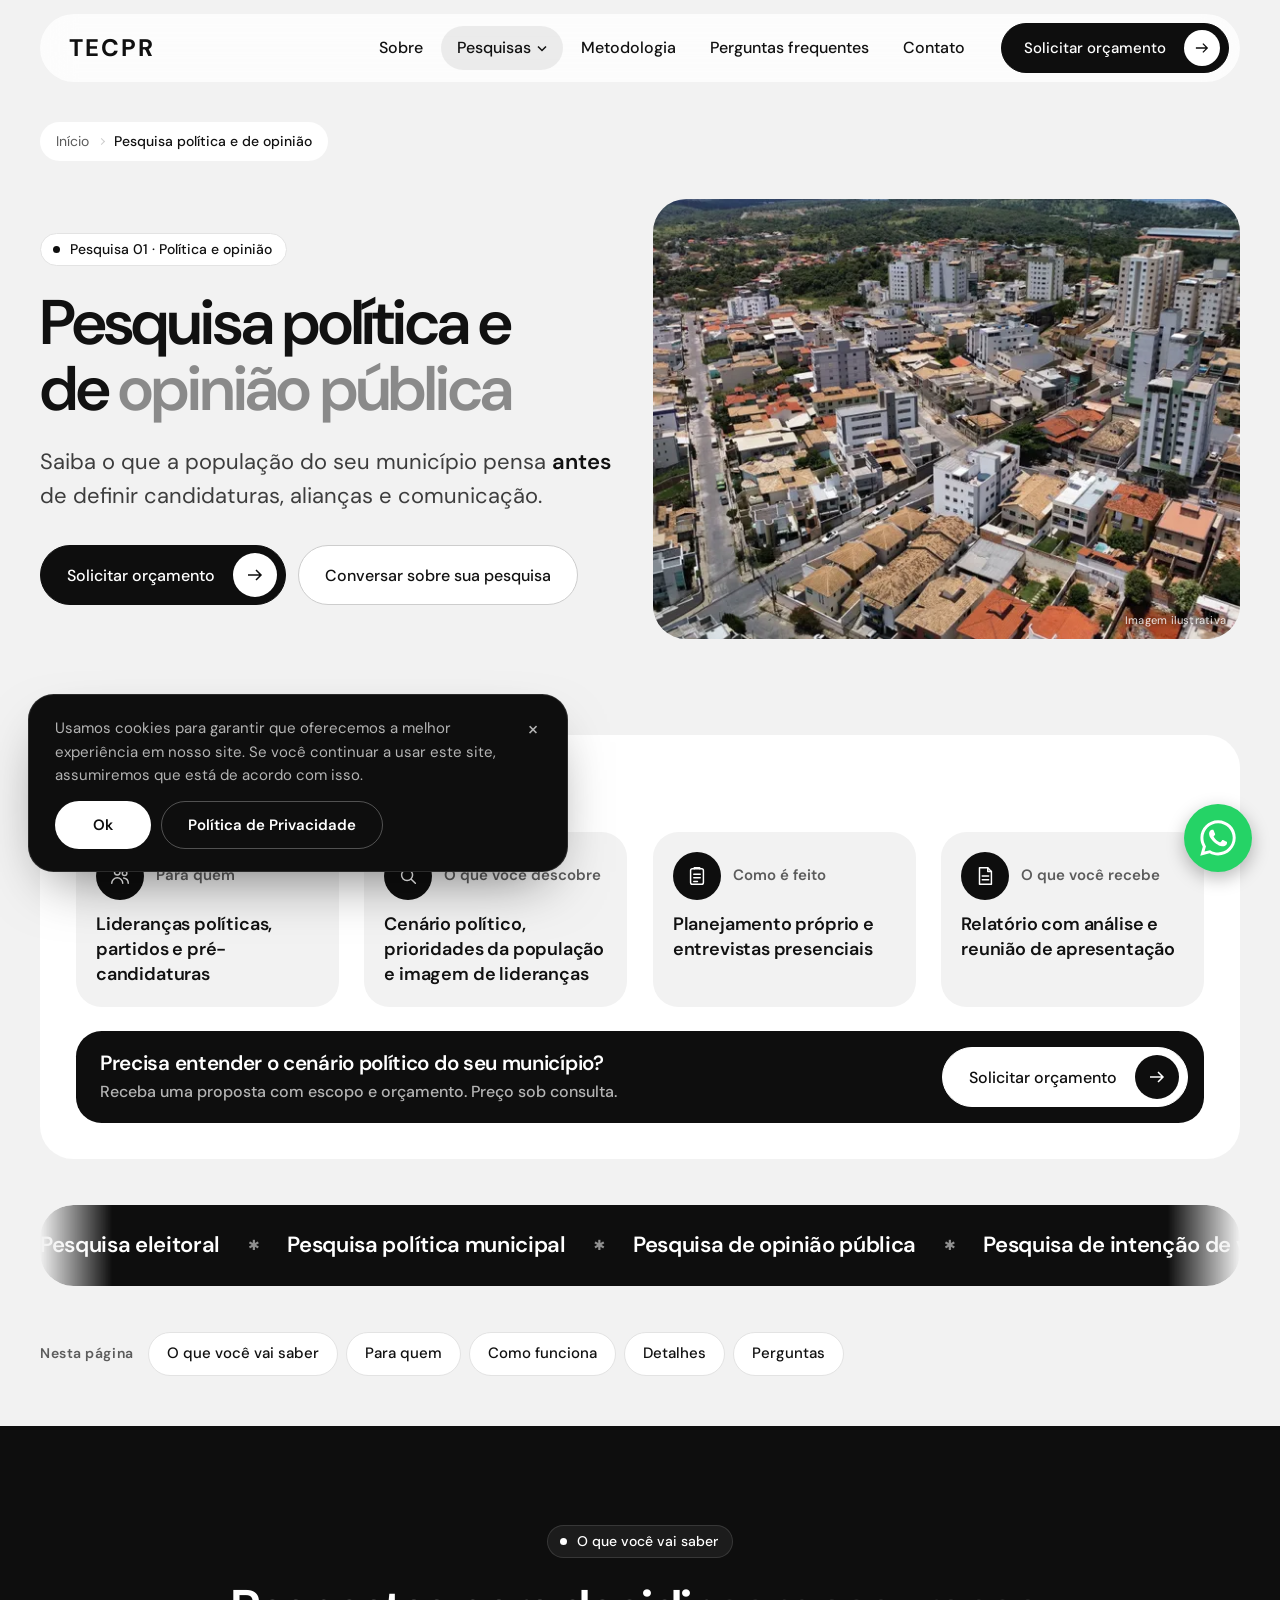
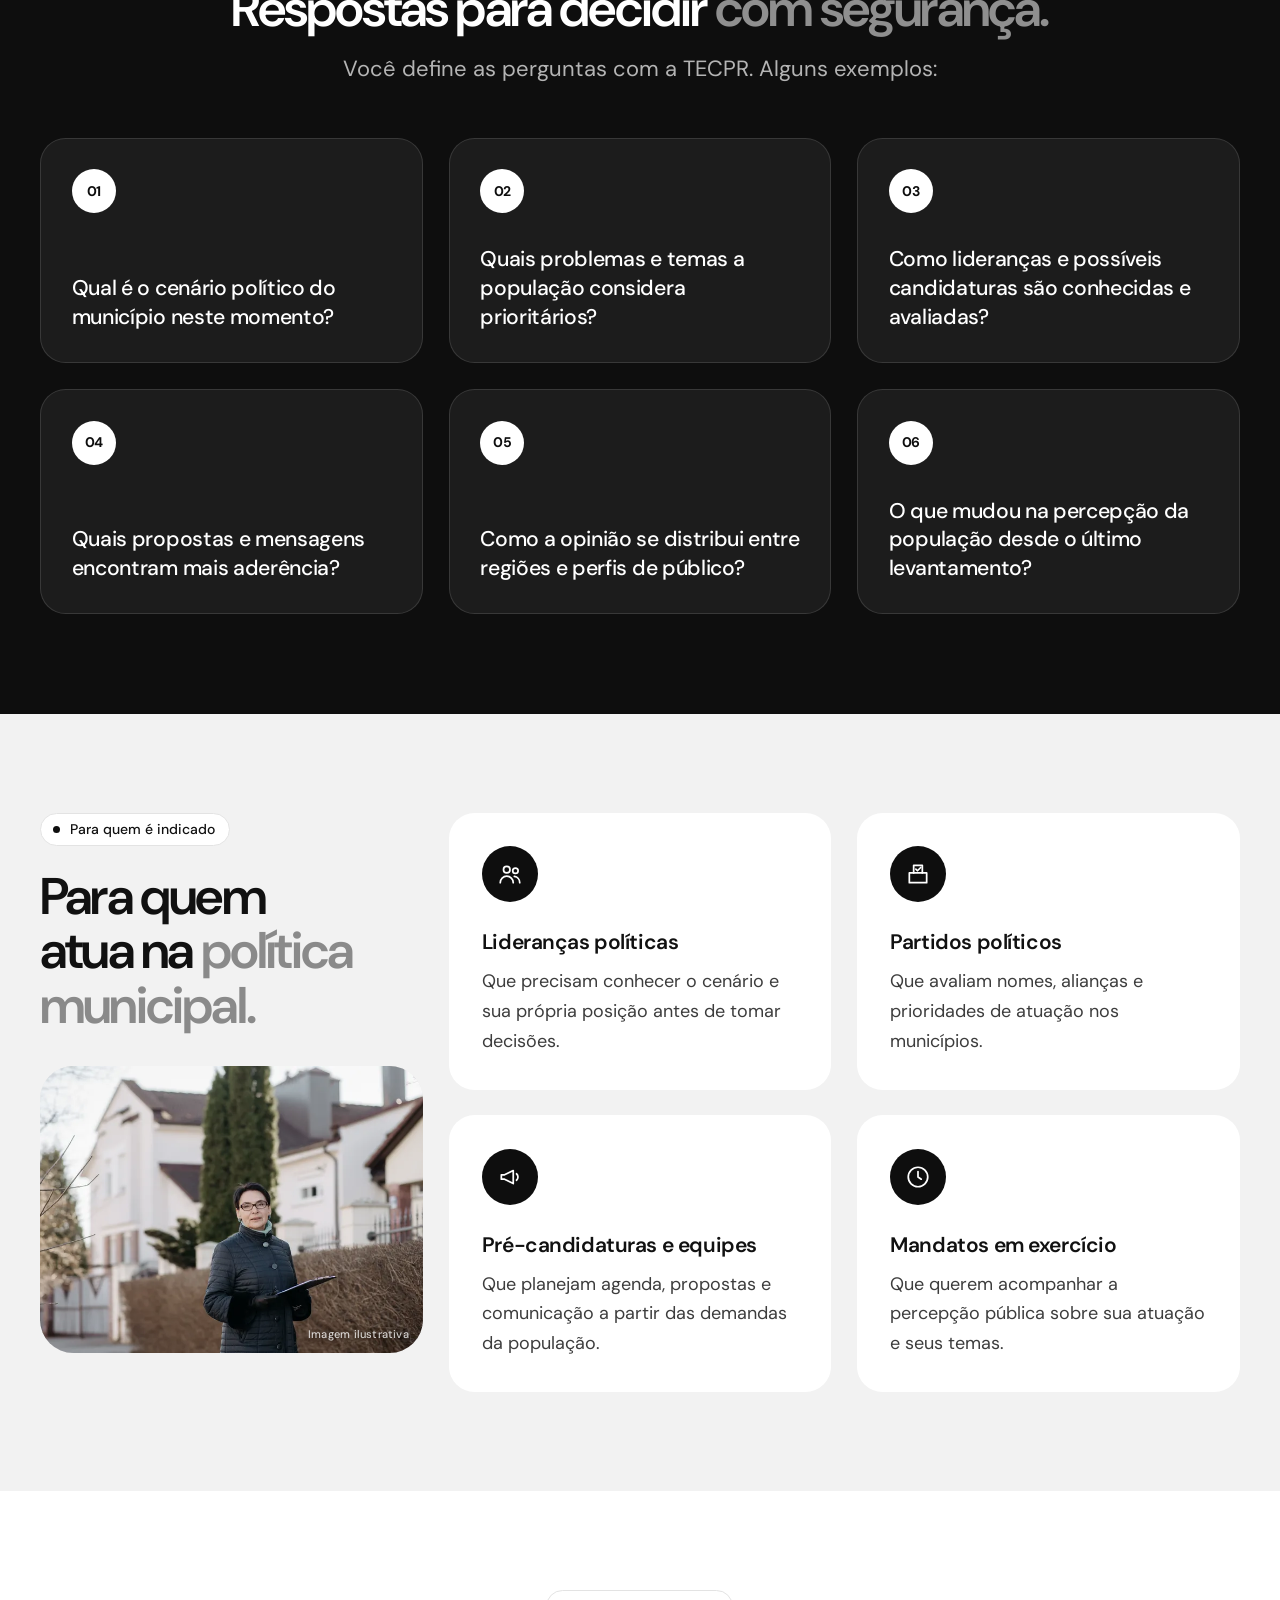
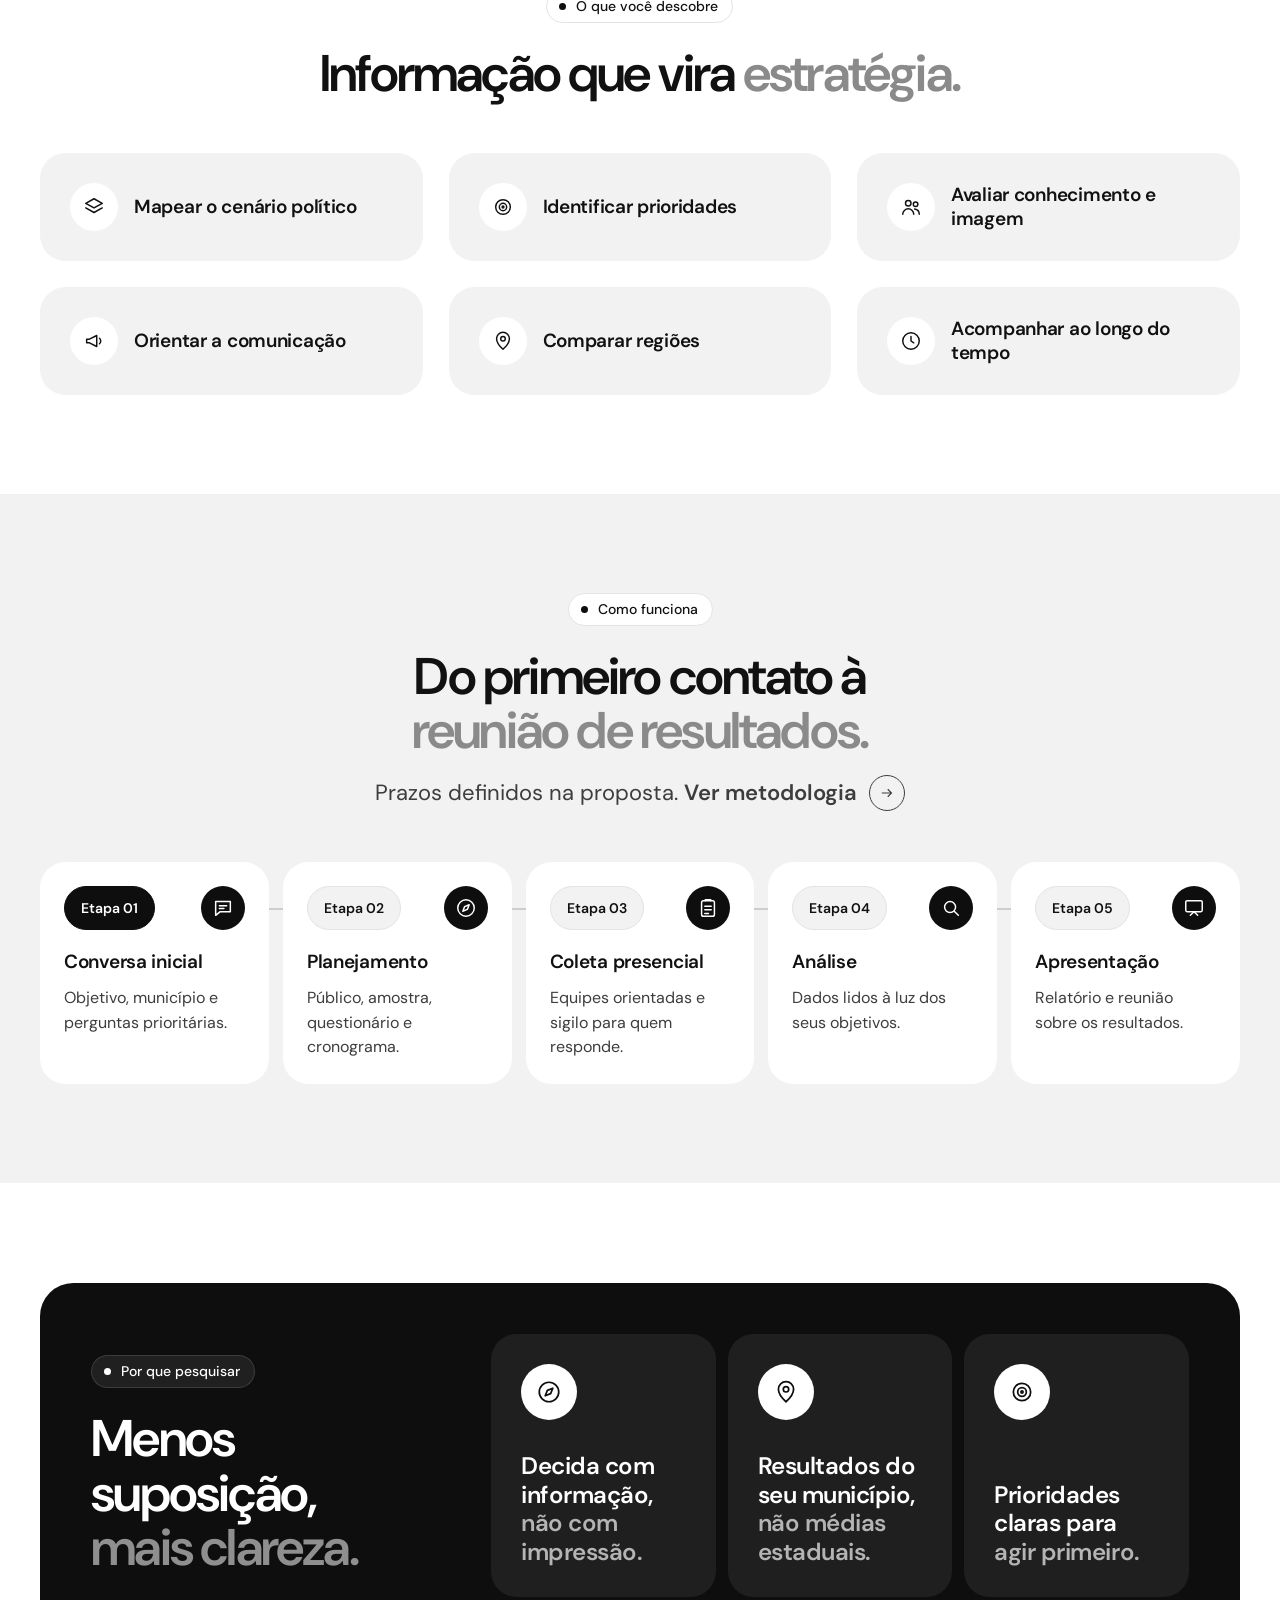
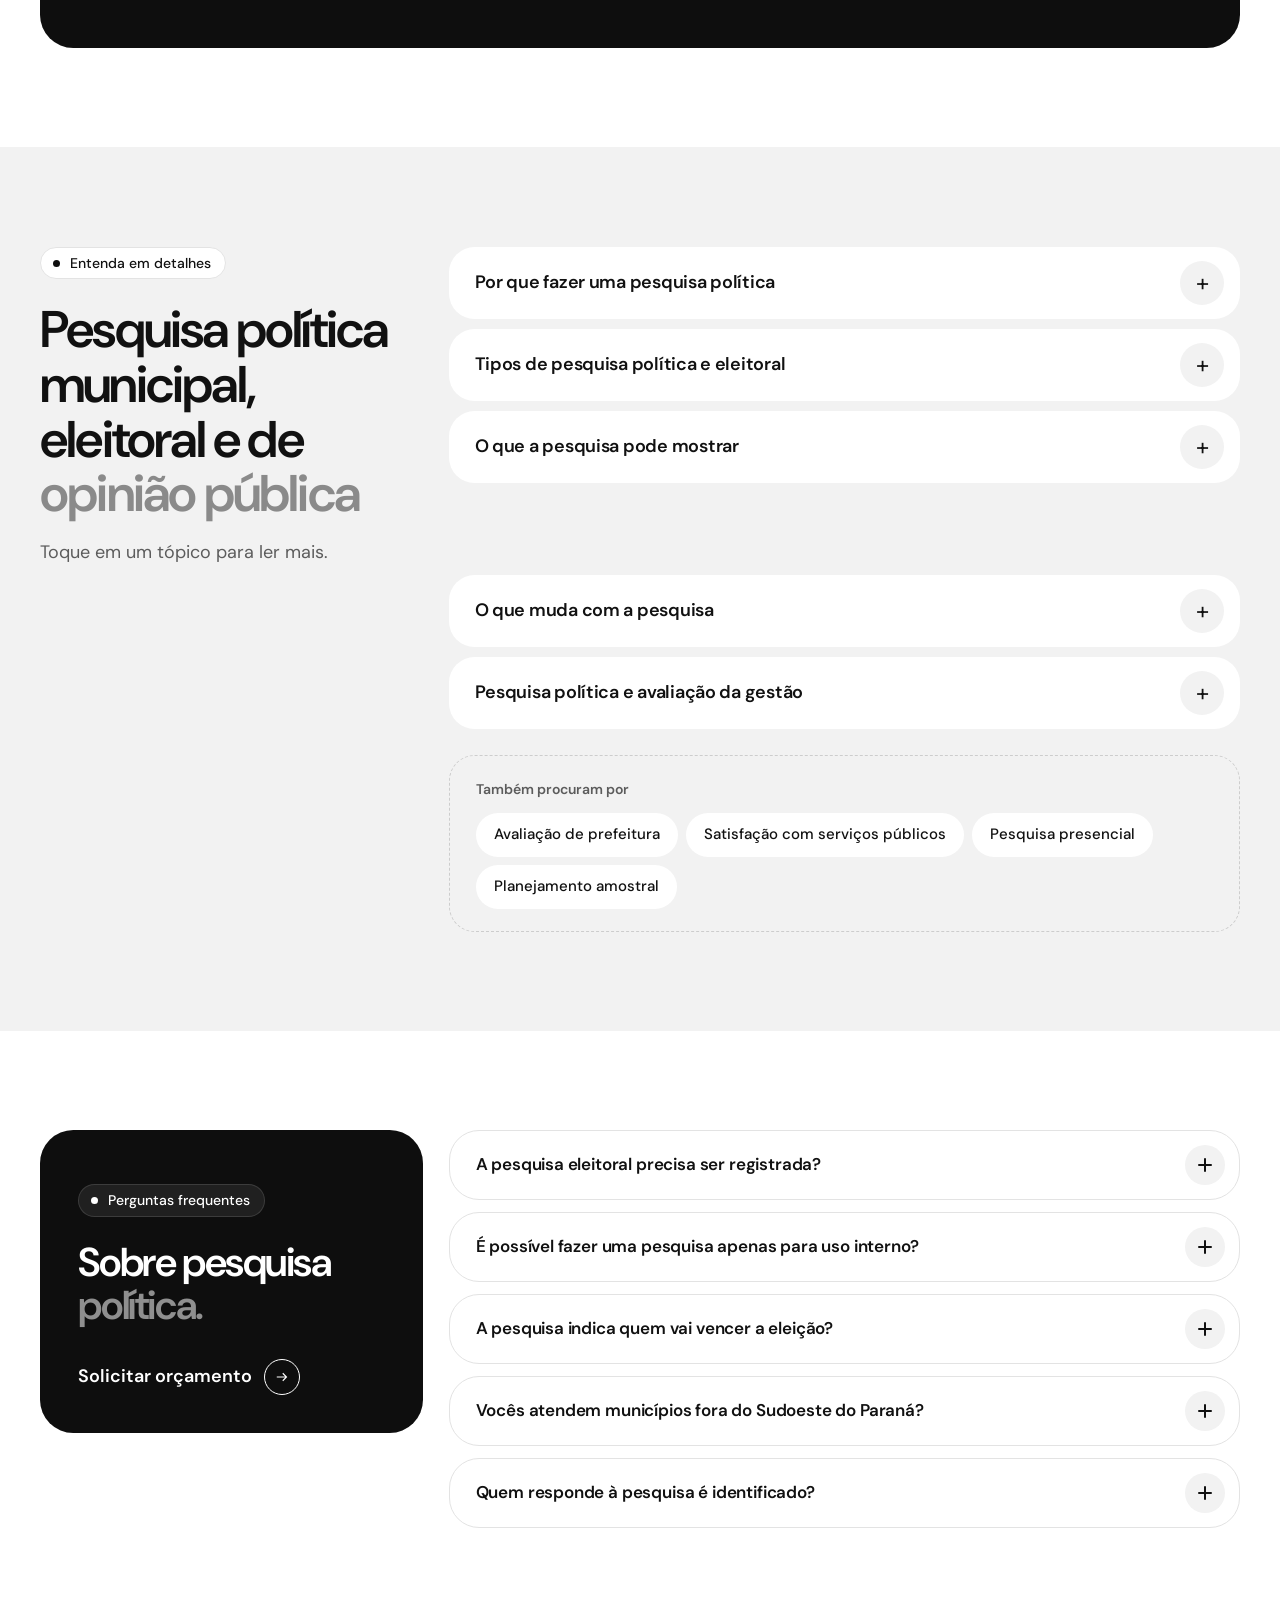
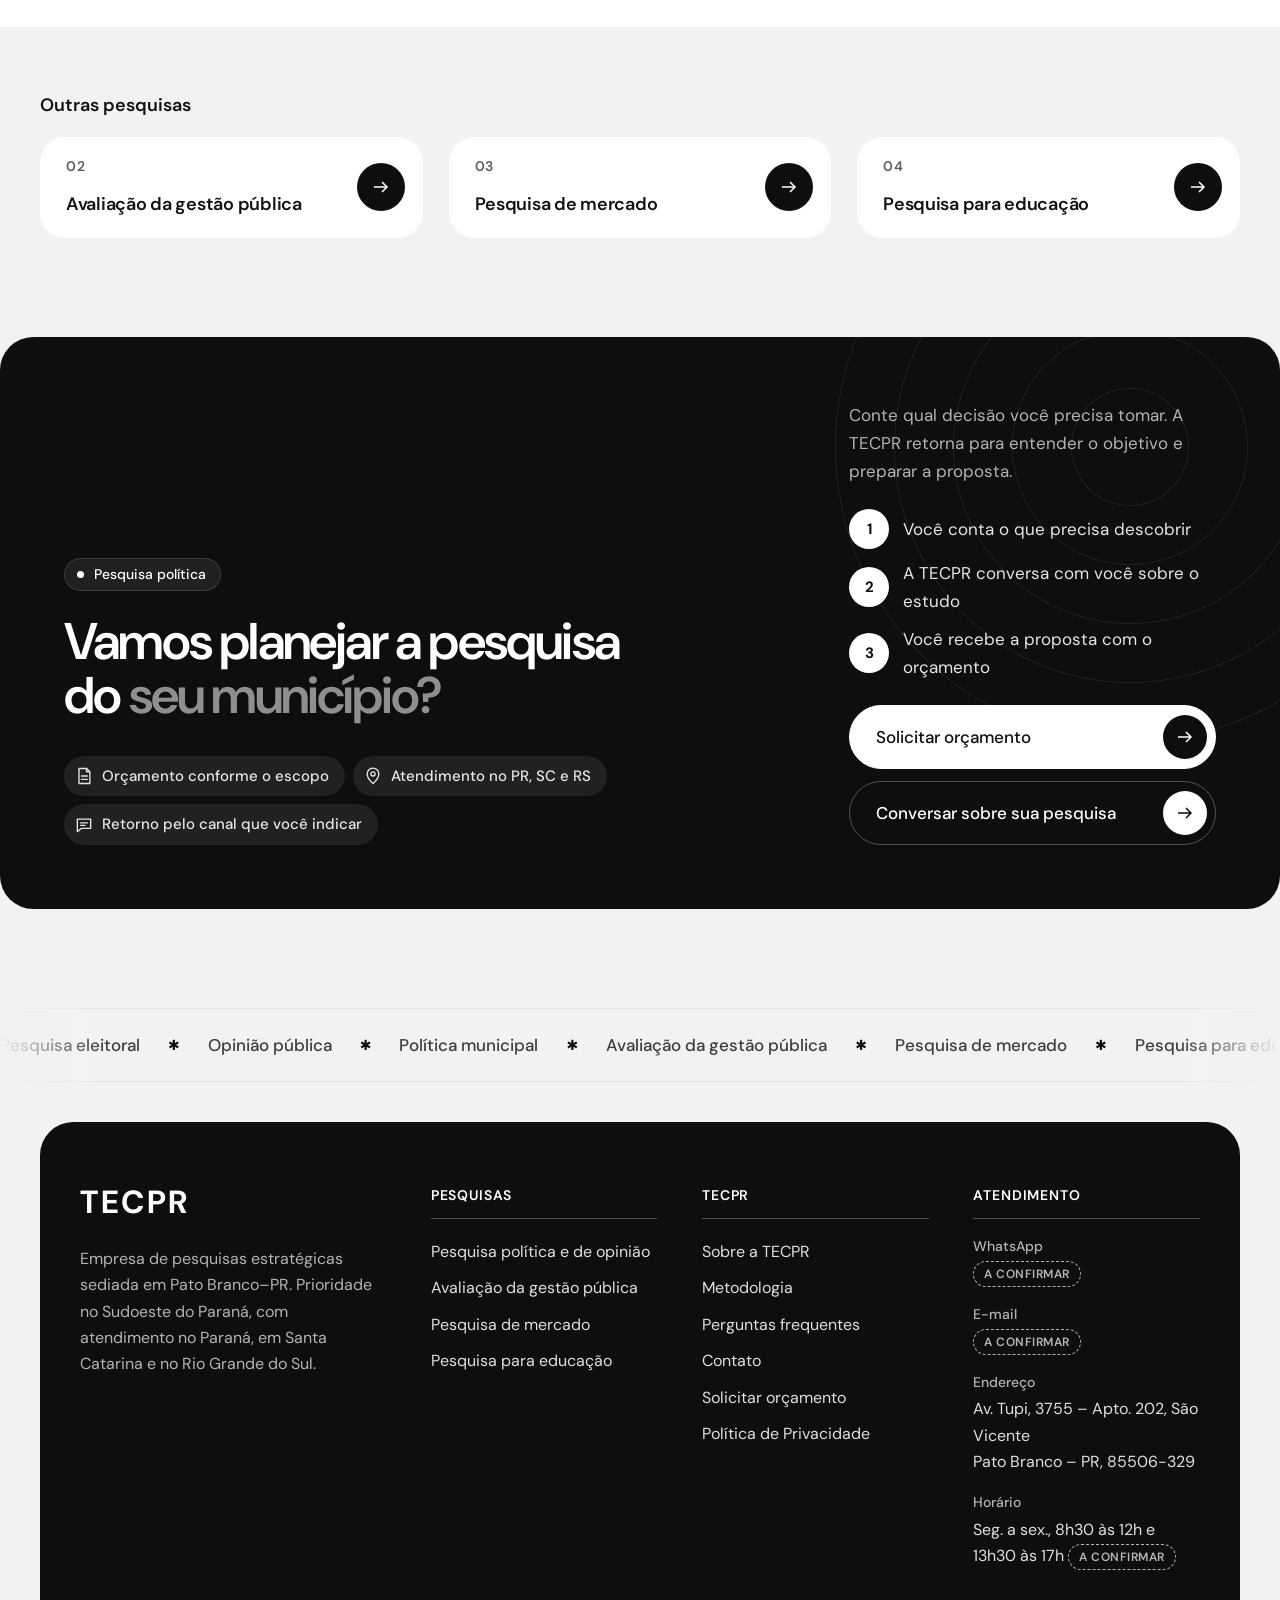
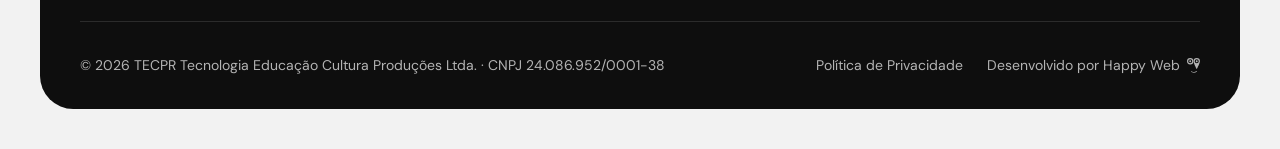
<file: pesquisa-politica-e-opiniao/index.html>
<!doctype html>
<html lang="pt-BR">
<head>
  <meta charset="utf-8">
  <meta name="viewport" content="width=device-width, initial-scale=1">
  <title>Pesquisa eleitoral e de opinião pública no Paraná | TECPR</title>
  <meta name="description" content="Pesquisa política municipal, eleitoral e de opinião pública no Sudoeste do Paraná, PR, SC e RS. Planejamento próprio, coleta presencial e relatório com análise.">
  <meta name="robots" content="index, follow">
  <link rel="canonical" href="https://tecpr.com.br/pesquisa-politica-e-opiniao/">
  <meta name="theme-color" content="#111111">
  <meta property="og:type" content="website">
  <meta property="og:locale" content="pt_BR">
  <meta property="og:site_name" content="TECPR">
  <meta property="og:title" content="Pesquisa eleitoral e de opinião pública no Paraná | TECPR">
  <meta property="og:description" content="Pesquisa política municipal, eleitoral e de opinião pública no Sudoeste do Paraná, PR, SC e RS. Planejamento próprio, coleta presencial e relatório com análise.">
  <meta property="og:url" content="https://tecpr.com.br/pesquisa-politica-e-opiniao/">
  <meta property="og:image" content="https://tecpr.com.br/public/imagens/og-tecpr.png">
  <meta property="og:image:width" content="1200">
  <meta property="og:image:height" content="630">
  <meta property="og:image:type" content="image/png">
  <meta property="og:image:alt" content="TECPR — pesquisa estratégica">
  <meta name="twitter:card" content="summary_large_image">
  <link rel="icon" href="../public/icones/favicon.svg" type="image/svg+xml">
  <link rel="apple-touch-icon" href="../public/icones/apple-touch-icon.png">
  <link rel="preconnect" href="https://fonts.googleapis.com">
  <link rel="preconnect" href="https://fonts.gstatic.com" crossorigin>
  <link rel="stylesheet" href="https://fonts.googleapis.com/css2?family=DM+Sans:opsz,wght@9..40,400..700&amp;display=swap">
  <link rel="stylesheet" href="../css/normalize.css">
  <link rel="stylesheet" href="../css/reset.css">
  <link rel="stylesheet" href="../css/style-global.css">
  <link rel="stylesheet" href="../css/servicos.css">
  <script defer src="../js/funções-global.js"></script>
  <script type="application/ld+json">{"@context": "https://schema.org", "@type": "BreadcrumbList", "itemListElement": [{"@type": "ListItem", "position": 1, "name": "Início", "item": "https://tecpr.com.br/"}, {"@type": "ListItem", "position": 2, "name": "Pesquisa política e de opinião", "item": "https://tecpr.com.br/pesquisa-politica-e-opiniao/"}]}</script>
  <script type="application/ld+json">{"@context": "https://schema.org", "@type": "Service", "name": "Pesquisa política e de opinião", "description": "Pesquisa política municipal, eleitoral e de opinião pública no Sudoeste do Paraná, PR, SC e RS. Planejamento próprio, coleta presencial e relatório com análise.", "url": "https://tecpr.com.br/pesquisa-politica-e-opiniao/", "provider": {"@type": "ProfessionalService", "@id": "https://tecpr.com.br/#organizacao", "name": "TECPR"}, "areaServed": [{"@type": "State", "name": "Paraná"}, {"@type": "State", "name": "Santa Catarina"}, {"@type": "State", "name": "Rio Grande do Sul"}]}</script>
  <script type="application/ld+json">{"@context": "https://schema.org", "@type": "FAQPage", "mainEntity": [{"@type": "Question", "name": "A pesquisa eleitoral precisa ser registrada?", "acceptedAnswer": {"@type": "Answer", "text": "Pesquisas eleitorais destinadas à divulgação pública devem ser registradas na Justiça Eleitoral, nos prazos e condições previstos na legislação. Esse ponto é tratado no planejamento, quando houver intenção de divulgar os resultados."}}, {"@type": "Question", "name": "É possível fazer uma pesquisa apenas para uso interno?", "acceptedAnswer": {"@type": "Answer", "text": "Sim. Muitas pesquisas políticas servem para orientar decisões internas de lideranças e partidos, sem divulgação dos resultados. A finalidade do estudo é definida com você na conversa inicial."}}, {"@type": "Question", "name": "A pesquisa indica quem vai vencer a eleição?", "acceptedAnswer": {"@type": "Answer", "text": "Não. Uma pesquisa retrata a opinião da população no período em que foi realizada, dentro dos limites da amostra. Ela é uma ferramenta para entender o cenário e orientar decisões, não uma previsão de resultado."}}, {"@type": "Question", "name": "Vocês atendem municípios fora do Sudoeste do Paraná?", "acceptedAnswer": {"@type": "Answer", "text": "Sim. O Sudoeste do Paraná é a região prioritária, e a TECPR também atende municípios de outras regiões do Paraná, de Santa Catarina e do Rio Grande do Sul."}}, {"@type": "Question", "name": "Quem responde à pesquisa é identificado?", "acceptedAnswer": {"@type": "Answer", "text": "Não. A confidencialidade dos participantes faz parte dos compromissos da TECPR, e os resultados são apresentados sem identificar quem respondeu."}}]}</script>
</head>
<body class="pagina-pesquisa-politica-e-opiniao">

<a class="pular-conteudo" href="#conteudo">Pular para o conteúdo</a>

<header class="cabecalho">
  <div class="container cabecalho__interno">
    <a class="logo" href="../" aria-label="TECPR — página inicial">TECPR</a>

    <nav class="navegacao" aria-label="Principal">
      <ul class="navegacao__lista">
        <li class="navegacao__item"><a class="navegacao__link" href="../sobre/">Sobre</a></li>
        <li class="navegacao__item navegacao__item--submenu is-ativo" data-aberto="false">
          <button class="navegacao__link" type="button" aria-expanded="false" aria-controls="submenu-pesquisas">Pesquisas <svg viewBox="0 0 10 10" fill="none" stroke="currentColor" stroke-width="1.5" aria-hidden="true"><path d="M1 3.5l4 4 4-4"/></svg></button>
          <div class="submenu" id="submenu-pesquisas"><a class="submenu__link" href="./" aria-current="page"><span class="submenu__numero">01</span><span class="submenu__titulo">Pesquisa política e de opinião</span><span class="submenu__descricao">Cenário político, eleitoral e opinião pública no município.</span></a><a class="submenu__link" href="../avaliacao-gestao-publica/"><span class="submenu__numero">02</span><span class="submenu__titulo">Avaliação da gestão pública</span><span class="submenu__descricao">Percepção da população sobre a gestão e os serviços públicos.</span></a><a class="submenu__link" href="../pesquisa-de-mercado/"><span class="submenu__numero">03</span><span class="submenu__titulo">Pesquisa de mercado</span><span class="submenu__descricao">Demanda, viabilidade e satisfação para decisões empresariais.</span></a><a class="submenu__link" href="../pesquisa-para-educacao/"><span class="submenu__numero">04</span><span class="submenu__titulo">Pesquisa para educação</span><span class="submenu__descricao">Estudos para instituições de ensino e coleta de dados acadêmicos.</span></a></div>
        </li>
        <li class="navegacao__item"><a class="navegacao__link" href="../metodologia/">Metodologia</a></li>
        <li class="navegacao__item"><a class="navegacao__link" href="../perguntas-frequentes/">Perguntas frequentes</a></li>
        <li class="navegacao__item"><a class="navegacao__link" href="../contato/">Contato</a></li>
      </ul>
      <a class="botao" href="../contato/#formulario">Solicitar orçamento <svg class="botao__seta" viewBox="0 0 16 16" fill="none" stroke="currentColor" stroke-width="1.5" aria-hidden="true"><path d="M1 8h13M9 3l5 5-5 5"/></svg></a>
    </nav>

    <div class="cabecalho__acoes-mobile">
      <a class="botao-orcamento" href="../contato/#formulario">Orçamento</a>
      <button class="botao-menu" type="button" aria-expanded="false" aria-controls="menu-mobile" aria-label="Abrir menu">
        <span class="botao-menu__linhas" aria-hidden="true"></span>
      </button>
    </div>
  </div>
</header>

<div class="menu-mobile" id="menu-mobile" aria-hidden="true">
  <div class="container menu-mobile__conteudo">
    <nav aria-label="Menu móvel">
      <div class="menu-mobile__grupo">
        <span class="rotulo menu-mobile__titulo">Pesquisas</span>
        <a class="menu-mobile__link" href="./" aria-current="page">Pesquisa política e de opinião <svg viewBox="0 0 16 16" fill="none" stroke="currentColor" stroke-width="1.5" aria-hidden="true"><path d="M1 8h13M9 3l5 5-5 5"/></svg></a><a class="menu-mobile__link" href="../avaliacao-gestao-publica/">Avaliação da gestão pública <svg viewBox="0 0 16 16" fill="none" stroke="currentColor" stroke-width="1.5" aria-hidden="true"><path d="M1 8h13M9 3l5 5-5 5"/></svg></a><a class="menu-mobile__link" href="../pesquisa-de-mercado/">Pesquisa de mercado <svg viewBox="0 0 16 16" fill="none" stroke="currentColor" stroke-width="1.5" aria-hidden="true"><path d="M1 8h13M9 3l5 5-5 5"/></svg></a><a class="menu-mobile__link" href="../pesquisa-para-educacao/">Pesquisa para educação <svg viewBox="0 0 16 16" fill="none" stroke="currentColor" stroke-width="1.5" aria-hidden="true"><path d="M1 8h13M9 3l5 5-5 5"/></svg></a>
      </div>
      <div class="menu-mobile__grupo">
        <span class="rotulo menu-mobile__titulo">TECPR</span>
        <a class="menu-mobile__link" href="../">Início <svg viewBox="0 0 16 16" fill="none" stroke="currentColor" stroke-width="1.5" aria-hidden="true"><path d="M1 8h13M9 3l5 5-5 5"/></svg></a>
        <a class="menu-mobile__link" href="../sobre/">Sobre <svg viewBox="0 0 16 16" fill="none" stroke="currentColor" stroke-width="1.5" aria-hidden="true"><path d="M1 8h13M9 3l5 5-5 5"/></svg></a>
        <a class="menu-mobile__link" href="../metodologia/">Metodologia <svg viewBox="0 0 16 16" fill="none" stroke="currentColor" stroke-width="1.5" aria-hidden="true"><path d="M1 8h13M9 3l5 5-5 5"/></svg></a>
        <a class="menu-mobile__link" href="../perguntas-frequentes/">Perguntas frequentes <svg viewBox="0 0 16 16" fill="none" stroke="currentColor" stroke-width="1.5" aria-hidden="true"><path d="M1 8h13M9 3l5 5-5 5"/></svg></a>
        <a class="menu-mobile__link" href="../contato/">Contato <svg viewBox="0 0 16 16" fill="none" stroke="currentColor" stroke-width="1.5" aria-hidden="true"><path d="M1 8h13M9 3l5 5-5 5"/></svg></a>
      </div>
    </nav>
    <div class="botoes">
      <a class="botao botao--claro botao--bloco" href="../contato/#formulario">Solicitar orçamento <svg class="botao__seta" viewBox="0 0 16 16" fill="none" stroke="currentColor" stroke-width="1.5" aria-hidden="true"><path d="M1 8h13M9 3l5 5-5 5"/></svg></a>
      <a class="botao botao--contorno-claro botao--bloco" href="../contato/" data-whatsapp-cta="menu">Conversar sobre sua pesquisa</a>
    </div>
    <div class="menu-mobile__rodape">
      <span>Pato Branco – PR · Atendimento no PR, SC e RS</span>
    </div>
  </div>
</div>

<main id="conteudo">
  <section class="hero-interno" aria-labelledby="pagina-titulo">
    <div class="container">
      <nav class="trilha" aria-label="Você está em">
        <ol>
          <li><a href="../">Início</a></li>
          <li><span aria-current="page">Pesquisa política e de opinião</span></li>
        </ol>
      </nav>
      <div class="hero-interno__grade">
        <div class="hero-interno__texto">
          <p class="rotulo">Pesquisa 01 · Política e opinião</p>
          <h1 class="titulo-1" id="pagina-titulo">Pesquisa política e de <em>opinião pública</em></h1>
          <p class="lead">Saiba o que a população do seu município pensa <strong>antes</strong> de definir candidaturas, alianças e comunicação.</p>
          <div class="botoes">
            <a class="botao" href="../contato/?servico=politica#formulario">Solicitar orçamento <svg class="botao__seta" viewBox="0 0 16 16" fill="none" stroke="currentColor" stroke-width="1.5" aria-hidden="true"><path d="M1 8h13M9 3l5 5-5 5"/></svg></a>
            <a class="botao botao--contorno" href="../contato/" data-whatsapp-cta="servico-politica">Conversar sobre sua pesquisa</a>
          </div>
        </div>
        <figure class="foto hero-interno__figura">
          <div class="foto__moldura">
            <img src="../public/imagens/fotos/cidade-vista-aerea-1600.webp" srcset="../public/imagens/fotos/cidade-vista-aerea-800.webp 800w, ../public/imagens/fotos/cidade-vista-aerea-1600.webp 1600w, ../public/imagens/fotos/cidade-vista-aerea-2400.webp 2400w" sizes="(max-width: 900px) 100vw, 40vw" width="1600" height="900" alt="Vista aérea de bairros residenciais de uma cidade brasileira" fetchpriority="high" decoding="async">
          </div>
          <figcaption class="foto__legenda"><span>Municípios</span><span>Imagem ilustrativa</span></figcaption>
        </figure>
      </div>
    </div>
  </section>

  <section class="resumo-secao" aria-labelledby="resumo-titulo">
    <div class="container">
      <div class="resumo-cartao revelar">
        <h2 class="resumo__titulo" id="resumo-titulo">Em resumo</h2>
        <dl class="resumo"><div class="resumo__item"><dt><span class="icone-circulo" aria-hidden="true"><svg class="icone" viewBox="0 0 24 24" fill="none" stroke="currentColor" stroke-width="1.6" stroke-linecap="round" stroke-linejoin="round" aria-hidden="true"><circle cx="9" cy="8" r="3"/><path d="M3 20c0-3.3 2.7-6 6-6s6 2.7 6 6"/><circle cx="17" cy="9" r="2.5"/><path d="M16 14.2c2.9.4 5 2.8 5 5.8"/></svg></span><span>Para quem</span></dt><dd>Lideranças políticas, partidos e pré-candidaturas</dd></div><div class="resumo__item"><dt><span class="icone-circulo" aria-hidden="true"><svg class="icone" viewBox="0 0 24 24" fill="none" stroke="currentColor" stroke-width="1.6" stroke-linecap="round" stroke-linejoin="round" aria-hidden="true"><circle cx="11" cy="11" r="6"/><path d="M20 20l-4.5-4.5"/></svg></span><span>O que você descobre</span></dt><dd>Cenário político, prioridades da população e imagem de lideranças</dd></div><div class="resumo__item"><dt><span class="icone-circulo" aria-hidden="true"><svg class="icone" viewBox="0 0 24 24" fill="none" stroke="currentColor" stroke-width="1.6" stroke-linecap="round" stroke-linejoin="round" aria-hidden="true"><rect x="5" y="4" width="14" height="17" rx="2"/><path d="M9 4V3h6v1M8.5 10h7M8.5 14h7M8.5 18h4"/></svg></span><span>Como é feito</span></dt><dd>Planejamento próprio e entrevistas presenciais</dd></div><div class="resumo__item"><dt><span class="icone-circulo" aria-hidden="true"><svg class="icone" viewBox="0 0 24 24" fill="none" stroke="currentColor" stroke-width="1.6" stroke-linecap="round" stroke-linejoin="round" aria-hidden="true"><path d="M6 3h9l4 4v14H6z"/><path d="M15 3v4h4M9 12h7M9 16h7"/></svg></span><span>O que você recebe</span></dt><dd>Relatório com análise e reunião de apresentação</dd></div></dl>
        <div class="resumo__rodape">
          <p class="resumo__chamada"><strong>Precisa entender o cenário político do seu município?</strong><span>Receba uma proposta com escopo e orçamento. Preço sob consulta.</span></p>
          <a class="botao botao--claro" href="../contato/?servico=politica#formulario">Solicitar orçamento <svg class="botao__seta" viewBox="0 0 16 16" fill="none" stroke="currentColor" stroke-width="1.5" aria-hidden="true"><path d="M1 8h13M9 3l5 5-5 5"/></svg></a>
        </div>
      </div>
    </div>
  </section>

  <div class="faixa-palavras" role="region" aria-label="Temas de pesquisa política">
    <div class="faixa-palavras__trilho">
      <ul class="faixa-palavras__grupo">
        <li>Pesquisa eleitoral</li>
        <li>Pesquisa política municipal</li>
        <li>Pesquisa de opinião pública</li>
        <li>Pesquisa de intenção de voto</li>
        <li>Avaliação de lideranças</li>
        <li>Cenário político do município</li>
        <li>Pesquisa eleitoral no Sudoeste do Paraná</li>
        <li>Pato Branco – PR</li>
        <li>Paraná, Santa Catarina e Rio Grande do Sul</li>
      </ul>
      <ul class="faixa-palavras__grupo" aria-hidden="true">
        <li>Pesquisa eleitoral</li>
        <li>Pesquisa política municipal</li>
        <li>Pesquisa de opinião pública</li>
        <li>Pesquisa de intenção de voto</li>
        <li>Avaliação de lideranças</li>
        <li>Cenário político do município</li>
        <li>Pesquisa eleitoral no Sudoeste do Paraná</li>
        <li>Pato Branco – PR</li>
        <li>Paraná, Santa Catarina e Rio Grande do Sul</li>
      </ul>
    </div>
  </div>

  <nav class="indice-pagina" aria-label="Nesta página">
    <div class="container">
      <ul class="indice-pagina__lista">
        <li class="indice-pagina__rotulo mono">Nesta página</li>
        <li><a class="indice-pagina__link" href="#perguntas-do-estudo">O que você vai saber</a></li>
        <li><a class="indice-pagina__link" href="#para-quem">Para quem</a></li>
        <li><a class="indice-pagina__link" href="#como-funciona">Como funciona</a></li>
        <li><a class="indice-pagina__link" href="#detalhes">Detalhes</a></li>
        <li><a class="indice-pagina__link" href="#perguntas">Perguntas</a></li>
      </ul>
    </div>
  </nav>

  <section class="secao secao--escura" id="perguntas-do-estudo" aria-labelledby="questoes-titulo">
    <div class="container">
      <div class="cabeca-secao">
        <div class="cabeca-secao__titulo">
          <p class="rotulo revelar">O que você vai saber</p>
          <h2 class="titulo-2 revelar" id="questoes-titulo">Respostas para decidir <em>com segurança.</em></h2>
        </div>
        <p class="cabeca-secao__apoio revelar atraso-1">Você define as perguntas com a TECPR. Alguns exemplos:</p>
      </div>
      <ol class="perguntas">
        <li class="perguntas__item revelar"><span class="perguntas__numero">01</span>Qual é o cenário político do município neste momento?</li>
        <li class="perguntas__item revelar atraso-1"><span class="perguntas__numero">02</span>Quais problemas e temas a população considera prioritários?</li>
        <li class="perguntas__item revelar"><span class="perguntas__numero">03</span>Como lideranças e possíveis candidaturas são conhecidas e avaliadas?</li>
        <li class="perguntas__item revelar atraso-1"><span class="perguntas__numero">04</span>Quais propostas e mensagens encontram mais aderência?</li>
        <li class="perguntas__item revelar"><span class="perguntas__numero">05</span>Como a opinião se distribui entre regiões e perfis de público?</li>
        <li class="perguntas__item revelar atraso-1"><span class="perguntas__numero">06</span>O que mudou na percepção da população desde o último levantamento?</li>
      </ol>
    </div>
  </section>

  <section class="secao" id="para-quem" aria-labelledby="para-quem-titulo">
    <div class="container grade">
      <div class="indicacao__cabeca">
        <p class="rotulo revelar">Para quem é indicado</p>
        <h2 class="titulo-2 revelar" id="para-quem-titulo">Para quem atua na <em>política municipal.</em></h2>
        <figure class="foto indicacao__foto revelar">
          <div class="foto__moldura">
            <img src="../public/imagens/fotos/pesquisa-de-campo-800.webp" srcset="../public/imagens/fotos/pesquisa-de-campo-800.webp 800w, ../public/imagens/fotos/pesquisa-de-campo-1600.webp 1600w" sizes="(max-width: 960px) 100vw, 30vw" width="1600" height="1068" alt="Mulher com prancheta em uma rua residencial, em referência à pesquisa de opinião" loading="lazy" decoding="async">
          </div>
          <figcaption class="foto__legenda"><span>Pesquisa de opinião</span><span>Imagem ilustrativa</span></figcaption>
        </figure>
      </div>
      <ul class="indicacoes">
        <li class="indicacao revelar"><span class="icone-circulo cartao__icone" aria-hidden="true"><svg class="icone" viewBox="0 0 24 24" fill="none" stroke="currentColor" stroke-width="1.6" stroke-linecap="round" stroke-linejoin="round" aria-hidden="true"><circle cx="9" cy="8" r="3"/><path d="M3 20c0-3.3 2.7-6 6-6s6 2.7 6 6"/><circle cx="17" cy="9" r="2.5"/><path d="M16 14.2c2.9.4 5 2.8 5 5.8"/></svg></span><h3 class="indicacao__titulo">Lideranças políticas</h3><p>Que precisam conhecer o cenário e sua própria posição antes de tomar decisões.</p></li>
        <li class="indicacao revelar atraso-1"><span class="icone-circulo cartao__icone" aria-hidden="true"><svg class="icone" viewBox="0 0 24 24" fill="none" stroke="currentColor" stroke-width="1.6" stroke-linecap="round" stroke-linejoin="round" aria-hidden="true"><path d="M4 11h16v9H4z"/><path d="M8 11V4h8v7"/><path d="M10 7.5l1.5 1.5L14.5 6"/></svg></span><h3 class="indicacao__titulo">Partidos políticos</h3><p>Que avaliam nomes, alianças e prioridades de atuação nos municípios.</p></li>
        <li class="indicacao revelar"><span class="icone-circulo cartao__icone" aria-hidden="true"><svg class="icone" viewBox="0 0 24 24" fill="none" stroke="currentColor" stroke-width="1.6" stroke-linecap="round" stroke-linejoin="round" aria-hidden="true"><path d="M4 10v4h3l8 4V6L7 10z"/><path d="M18 9a4 4 0 0 1 0 6"/></svg></span><h3 class="indicacao__titulo">Pré-candidaturas e equipes</h3><p>Que planejam agenda, propostas e comunicação a partir das demandas da população.</p></li>
        <li class="indicacao revelar atraso-1"><span class="icone-circulo cartao__icone" aria-hidden="true"><svg class="icone" viewBox="0 0 24 24" fill="none" stroke="currentColor" stroke-width="1.6" stroke-linecap="round" stroke-linejoin="round" aria-hidden="true"><circle cx="12" cy="12" r="9"/><path d="M12 7v5l3 2"/></svg></span><h3 class="indicacao__titulo">Mandatos em exercício</h3><p>Que querem acompanhar a percepção pública sobre sua atuação e seus temas.</p></li>
      </ul>
    </div>
  </section>

  <section class="secao secao--suave" id="objetivos" aria-labelledby="objetivos-titulo">
    <div class="container">
      <div class="cabeca-secao">
        <div class="cabeca-secao__titulo">
          <p class="rotulo revelar">O que você descobre</p>
          <h2 class="titulo-2 revelar" id="objetivos-titulo">Informação que vira <em>estratégia.</em></h2>
        </div>
      </div>
      <ol class="objetivos objetivos--curtos">
        <li class="objetivo revelar"><span class="objetivo__numero" aria-hidden="true"><svg class="icone" viewBox="0 0 24 24" fill="none" stroke="currentColor" stroke-width="1.6" stroke-linecap="round" stroke-linejoin="round" aria-hidden="true"><path d="M12 3l9 5-9 5-9-5z"/><path d="M3 13l9 5 9-5"/></svg></span><h3 class="objetivo__titulo">Mapear o cenário político</h3></li>
        <li class="objetivo revelar atraso-1"><span class="objetivo__numero" aria-hidden="true"><svg class="icone" viewBox="0 0 24 24" fill="none" stroke="currentColor" stroke-width="1.6" stroke-linecap="round" stroke-linejoin="round" aria-hidden="true"><circle cx="12" cy="12" r="8"/><circle cx="12" cy="12" r="4"/><circle cx="12" cy="12" r="1"/></svg></span><h3 class="objetivo__titulo">Identificar prioridades</h3></li>
        <li class="objetivo revelar atraso-2"><span class="objetivo__numero" aria-hidden="true"><svg class="icone" viewBox="0 0 24 24" fill="none" stroke="currentColor" stroke-width="1.6" stroke-linecap="round" stroke-linejoin="round" aria-hidden="true"><circle cx="9" cy="8" r="3"/><path d="M3 20c0-3.3 2.7-6 6-6s6 2.7 6 6"/><circle cx="17" cy="9" r="2.5"/><path d="M16 14.2c2.9.4 5 2.8 5 5.8"/></svg></span><h3 class="objetivo__titulo">Avaliar conhecimento e imagem</h3></li>
        <li class="objetivo revelar"><span class="objetivo__numero" aria-hidden="true"><svg class="icone" viewBox="0 0 24 24" fill="none" stroke="currentColor" stroke-width="1.6" stroke-linecap="round" stroke-linejoin="round" aria-hidden="true"><path d="M4 10v4h3l8 4V6L7 10z"/><path d="M18 9a4 4 0 0 1 0 6"/></svg></span><h3 class="objetivo__titulo">Orientar a comunicação</h3></li>
        <li class="objetivo revelar atraso-1"><span class="objetivo__numero" aria-hidden="true"><svg class="icone" viewBox="0 0 24 24" fill="none" stroke="currentColor" stroke-width="1.6" stroke-linecap="round" stroke-linejoin="round" aria-hidden="true"><path d="M12 21s-7-6.2-7-11.5A7 7 0 0 1 19 9.5C19 14.8 12 21 12 21z"/><circle cx="12" cy="9.5" r="2.5"/></svg></span><h3 class="objetivo__titulo">Comparar regiões</h3></li>
        <li class="objetivo revelar atraso-2"><span class="objetivo__numero" aria-hidden="true"><svg class="icone" viewBox="0 0 24 24" fill="none" stroke="currentColor" stroke-width="1.6" stroke-linecap="round" stroke-linejoin="round" aria-hidden="true"><circle cx="12" cy="12" r="9"/><path d="M12 7v5l3 2"/></svg></span><h3 class="objetivo__titulo">Acompanhar ao longo do tempo</h3></li>
      </ol>
    </div>
  </section>

  <section class="secao" id="como-funciona" aria-labelledby="funciona-titulo">
    <div class="container">
      <div class="cabeca-secao">
        <div class="cabeca-secao__titulo">
          <p class="rotulo revelar">Como funciona</p>
          <h2 class="titulo-2 revelar" id="funciona-titulo">Do primeiro contato à <em>reunião de resultados.</em></h2>
        </div>
        <p class="cabeca-secao__apoio revelar atraso-1">Prazos definidos na proposta. <a class="link-seta" href="../metodologia/">Ver metodologia <svg viewBox="0 0 16 16" fill="none" stroke="currentColor" stroke-width="1.5" aria-hidden="true"><path d="M1 8h13M9 3l5 5-5 5"/></svg></a></p>
      </div>
      <div class="etapas" data-etapas>
        <span class="etapas__progresso" aria-hidden="true"><span></span></span>
        <ol class="etapas__lista">
          <li class="etapa"><span class="icone-circulo etapa__icone" aria-hidden="true"><svg class="icone" viewBox="0 0 24 24" fill="none" stroke="currentColor" stroke-width="1.6" stroke-linecap="round" stroke-linejoin="round" aria-hidden="true"><path d="M4 5h16v11H9l-5 4z"/><path d="M8 9.5h8M8 12.5h5"/></svg></span><span class="etapa__numero">Etapa 01</span><h3 class="etapa__titulo">Conversa inicial</h3><p class="etapa__texto">Objetivo, município e perguntas prioritárias.</p></li>
          <li class="etapa"><span class="icone-circulo etapa__icone" aria-hidden="true"><svg class="icone" viewBox="0 0 24 24" fill="none" stroke="currentColor" stroke-width="1.6" stroke-linecap="round" stroke-linejoin="round" aria-hidden="true"><circle cx="12" cy="12" r="9"/><path d="M15.5 8.5l-2 5-5 2 2-5z"/></svg></span><span class="etapa__numero">Etapa 02</span><h3 class="etapa__titulo">Planejamento</h3><p class="etapa__texto">Público, amostra, questionário e cronograma.</p></li>
          <li class="etapa"><span class="icone-circulo etapa__icone" aria-hidden="true"><svg class="icone" viewBox="0 0 24 24" fill="none" stroke="currentColor" stroke-width="1.6" stroke-linecap="round" stroke-linejoin="round" aria-hidden="true"><rect x="5" y="4" width="14" height="17" rx="2"/><path d="M9 4V3h6v1M8.5 10h7M8.5 14h7M8.5 18h4"/></svg></span><span class="etapa__numero">Etapa 03</span><h3 class="etapa__titulo">Coleta presencial</h3><p class="etapa__texto">Equipes orientadas e sigilo para quem responde.</p></li>
          <li class="etapa"><span class="icone-circulo etapa__icone" aria-hidden="true"><svg class="icone" viewBox="0 0 24 24" fill="none" stroke="currentColor" stroke-width="1.6" stroke-linecap="round" stroke-linejoin="round" aria-hidden="true"><circle cx="11" cy="11" r="6"/><path d="M20 20l-4.5-4.5"/></svg></span><span class="etapa__numero">Etapa 04</span><h3 class="etapa__titulo">Análise</h3><p class="etapa__texto">Dados lidos à luz dos seus objetivos.</p></li>
          <li class="etapa"><span class="icone-circulo etapa__icone" aria-hidden="true"><svg class="icone" viewBox="0 0 24 24" fill="none" stroke="currentColor" stroke-width="1.6" stroke-linecap="round" stroke-linejoin="round" aria-hidden="true"><rect x="3" y="4" width="18" height="12" rx="1.5"/><path d="M8 20l4-4 4 4"/></svg></span><span class="etapa__numero">Etapa 05</span><h3 class="etapa__titulo">Apresentação</h3><p class="etapa__texto">Relatório e reunião sobre os resultados.</p></li>
        </ol>
      </div>
    </div>
  </section>

  <section class="secao secao--suave destaques-secao" aria-labelledby="destaques-titulo">
    <div class="container">
      <div class="destaques revelar">
        <div class="destaques__cabeca">
          <p class="rotulo">Por que pesquisar</p>
          <h2 class="titulo-2" id="destaques-titulo">Menos suposição, <em>mais clareza.</em></h2>
        </div>
        <ul class="destaques__lista">
          <li class="destaque"><span class="icone-circulo" aria-hidden="true"><svg class="icone" viewBox="0 0 24 24" fill="none" stroke="currentColor" stroke-width="1.6" stroke-linecap="round" stroke-linejoin="round" aria-hidden="true"><circle cx="12" cy="12" r="9"/><path d="M15.5 8.5l-2 5-5 2 2-5z"/></svg></span><p>Decida com informação, <em>não com impressão.</em></p></li>
          <li class="destaque"><span class="icone-circulo" aria-hidden="true"><svg class="icone" viewBox="0 0 24 24" fill="none" stroke="currentColor" stroke-width="1.6" stroke-linecap="round" stroke-linejoin="round" aria-hidden="true"><path d="M12 21s-7-6.2-7-11.5A7 7 0 0 1 19 9.5C19 14.8 12 21 12 21z"/><circle cx="12" cy="9.5" r="2.5"/></svg></span><p>Resultados do seu município, <em>não médias estaduais.</em></p></li>
          <li class="destaque"><span class="icone-circulo" aria-hidden="true"><svg class="icone" viewBox="0 0 24 24" fill="none" stroke="currentColor" stroke-width="1.6" stroke-linecap="round" stroke-linejoin="round" aria-hidden="true"><circle cx="12" cy="12" r="8"/><circle cx="12" cy="12" r="4"/><circle cx="12" cy="12" r="1"/></svg></span><p>Prioridades claras para <em>agir primeiro.</em></p></li>
        </ul>
      </div>
    </div>
  </section>

  <section class="secao detalhes" id="detalhes" aria-labelledby="detalhes-titulo">
    <div class="container grade">
      <div class="detalhes__cabeca">
        <p class="rotulo revelar">Entenda em detalhes</p>
        <h2 class="titulo-2 revelar" id="detalhes-titulo">Pesquisa política municipal, eleitoral e de <em>opinião pública</em></h2>
        <p class="detalhes__dica revelar atraso-1">Toque em um tópico para ler mais.</p>
      </div>
      <div class="detalhes__lista">
        <details class="detalhe revelar">
          <summary>Por que fazer uma pesquisa política</summary>
          <div class="detalhe__conteudo">
            <p>Definir candidaturas, alianças, agenda e comunicação a partir de impressões é arriscado. A pesquisa organiza o que a população pensa e mostra como essa opinião se distribui.</p>
            <p>A TECPR realiza <strong>pesquisas políticas municipais, eleitorais e de opinião pública</strong> com <strong>prioridade no Sudoeste do Paraná</strong> e atende municípios de todo o Paraná, de Santa Catarina e do Rio Grande do Sul. Cada estudo é planejado a partir da pergunta de quem contrata — e não de um questionário pronto.</p>
          </div>
        </details>
        <details class="detalhe revelar">
          <summary>Tipos de pesquisa política e eleitoral</summary>
          <div class="detalhe__conteudo">
            <ul>
              <li><strong>Pesquisa política municipal:</strong> cenário, lideranças e temas do município.</li>
              <li><strong>Pesquisa eleitoral:</strong> para uso interno ou divulgação, conforme a legislação eleitoral.</li>
              <li><strong>Pesquisa de opinião pública:</strong> percepção da população sobre temas e propostas.</li>
              <li><strong>Leitura por regiões:</strong> como a opinião varia entre bairros e localidades, quando previsto no planejamento.</li>
            </ul>
          </div>
        </details>
        <details class="detalhe revelar">
          <summary>O que a pesquisa pode mostrar</summary>
          <div class="detalhe__conteudo">
            <ul>
              <li><strong>Mapear o cenário político:</strong> o quadro atual e as forças em disputa.</li>
              <li><strong>Identificar prioridades:</strong> os problemas mais urgentes para a população.</li>
              <li><strong>Avaliar conhecimento e imagem:</strong> como nomes e lideranças são percebidos.</li>
              <li><strong>Orientar a comunicação:</strong> temas e mensagens testados antes do público.</li>
              <li><strong>Comparar regiões:</strong> diferenças entre bairros e localidades.</li>
              <li><strong>Acompanhar ao longo do tempo:</strong> mudanças de percepção a cada levantamento.</li>
            </ul>
          </div>
        </details>
        <details class="detalhe revelar">
          <summary>O que está incluído no projeto</summary>
          <div class="detalhe__conteudo">
            <ul>
              <li><strong>Planejamento do estudo:</strong> objetivos, público, amostra e cronograma.</li>
              <li><strong>Coleta presencial:</strong> entrevistas feitas por equipes orientadas.</li>
              <li><strong>Relatório com análise:</strong> resultados interpretados à luz dos objetivos.</li>
              <li><strong>Reunião de apresentação:</strong> para discutir os resultados e tirar dúvidas.</li>
            </ul>
            <p>Preço sob consulta, conforme o escopo definido na proposta.</p>
          </div>
        </details>
        <details class="detalhe revelar">
          <summary>O que muda com a pesquisa</summary>
          <div class="detalhe__conteudo">
            <ul>
              <li><strong>Decisões baseadas em informação:</strong> a estratégia passa a se apoiar no que a população efetivamente pensa.</li>
              <li><strong>Leitura local:</strong> resultados sobre o seu município, e não sobre médias estaduais.</li>
              <li><strong>Prioridades definidas:</strong> clareza sobre quais temas merecem atenção primeiro.</li>
              <li><strong>Discussão com a equipe:</strong> a reunião de apresentação ajuda a transformar resultados em próximos passos.</li>
            </ul>
          </div>
        </details>
        <details class="detalhe revelar">
          <summary>Pesquisa política e avaliação da gestão</summary>
          <div class="detalhe__conteudo">
            <p>Quando o tema é a administração municipal, a <a href="../avaliacao-gestao-publica/">avaliação da gestão pública</a> complementa a leitura do cenário político.</p>
          </div>
        </details>

        <div class="tambem-procuram revelar">
          <p class="tambem-procuram__titulo">Também procuram por</p>
          <ul>
            <li><a href="../avaliacao-gestao-publica/">Avaliação de prefeitura</a></li>
            <li><a href="../avaliacao-gestao-publica/">Satisfação com serviços públicos</a></li>
            <li><a href="../metodologia/">Pesquisa presencial</a></li>
            <li><a href="../metodologia/#etapas">Planejamento amostral</a></li>
          </ul>
        </div>
      </div>
    </div>
  </section>

  <section class="secao secao--suave" id="perguntas" aria-labelledby="faq-titulo">
    <div class="container faq">
      <div class="faq__cabeca">
        <p class="rotulo revelar">Perguntas frequentes</p>
        <h2 class="titulo-2 revelar" id="faq-titulo">Sobre pesquisa <em>política.</em></h2>
        <a class="link-seta revelar atraso-1" href="../contato/?servico=politica#formulario">Solicitar orçamento <svg viewBox="0 0 16 16" fill="none" stroke="currentColor" stroke-width="1.5" aria-hidden="true"><path d="M1 8h13M9 3l5 5-5 5"/></svg></a>
      </div>
      <div class="faq__lista">
        <div class="faq__item">
          <h3 class="faq__pergunta"><button class="faq__botao" type="button" aria-expanded="false" aria-controls="faq-1"><span class="faq__texto">A pesquisa eleitoral precisa ser registrada?</span><span class="faq__icone" aria-hidden="true"></span></button></h3>
          <div class="faq__resposta" id="faq-1" data-aberta="false"><div><p>Pesquisas eleitorais destinadas à divulgação pública devem ser registradas na Justiça Eleitoral, nos prazos e condições previstos na legislação. Esse ponto é tratado no planejamento, quando houver intenção de divulgar os resultados.</p></div></div>
        </div>
        <div class="faq__item">
          <h3 class="faq__pergunta"><button class="faq__botao" type="button" aria-expanded="false" aria-controls="faq-2"><span class="faq__texto">É possível fazer uma pesquisa apenas para uso interno?</span><span class="faq__icone" aria-hidden="true"></span></button></h3>
          <div class="faq__resposta" id="faq-2" data-aberta="false"><div><p>Sim. Muitas pesquisas políticas servem para orientar decisões internas de lideranças e partidos, sem divulgação dos resultados. A finalidade do estudo é definida com você na conversa inicial.</p></div></div>
        </div>
        <div class="faq__item">
          <h3 class="faq__pergunta"><button class="faq__botao" type="button" aria-expanded="false" aria-controls="faq-3"><span class="faq__texto">A pesquisa indica quem vai vencer a eleição?</span><span class="faq__icone" aria-hidden="true"></span></button></h3>
          <div class="faq__resposta" id="faq-3" data-aberta="false"><div><p>Não. Uma pesquisa retrata a opinião da população no período em que foi realizada, dentro dos limites da amostra. Ela é uma ferramenta para entender o cenário e orientar decisões, não uma previsão de resultado.</p></div></div>
        </div>
        <div class="faq__item">
          <h3 class="faq__pergunta"><button class="faq__botao" type="button" aria-expanded="false" aria-controls="faq-4"><span class="faq__texto">Vocês atendem municípios fora do Sudoeste do Paraná?</span><span class="faq__icone" aria-hidden="true"></span></button></h3>
          <div class="faq__resposta" id="faq-4" data-aberta="false"><div><p>Sim. O Sudoeste do Paraná é a região prioritária, e a TECPR também atende municípios de outras regiões do Paraná, de Santa Catarina e do Rio Grande do Sul.</p></div></div>
        </div>
        <div class="faq__item">
          <h3 class="faq__pergunta"><button class="faq__botao" type="button" aria-expanded="false" aria-controls="faq-5"><span class="faq__texto">Quem responde à pesquisa é identificado?</span><span class="faq__icone" aria-hidden="true"></span></button></h3>
          <div class="faq__resposta" id="faq-5" data-aberta="false"><div><p>Não. A confidencialidade dos participantes faz parte dos compromissos da TECPR, e os resultados são apresentados sem identificar quem respondeu.</p></div></div>
        </div>
      </div>
    </div>
  </section>

  <nav class="outras-pesquisas" aria-labelledby="outras-titulo">
    <div class="container">
      <h2 class="mono outras-pesquisas__titulo" id="outras-titulo">Outras pesquisas</h2>
      <ul class="outras-pesquisas__lista">
        <li><a class="outra" href="../avaliacao-gestao-publica/"><span class="mono">02</span><span>Avaliação da gestão pública</span><svg viewBox="0 0 16 16" fill="none" stroke="currentColor" stroke-width="1.5" aria-hidden="true"><path d="M1 8h13M9 3l5 5-5 5"/></svg></a></li>
        <li><a class="outra" href="../pesquisa-de-mercado/"><span class="mono">03</span><span>Pesquisa de mercado</span><svg viewBox="0 0 16 16" fill="none" stroke="currentColor" stroke-width="1.5" aria-hidden="true"><path d="M1 8h13M9 3l5 5-5 5"/></svg></a></li>
        <li><a class="outra" href="../pesquisa-para-educacao/"><span class="mono">04</span><span>Pesquisa para educação</span><svg viewBox="0 0 16 16" fill="none" stroke="currentColor" stroke-width="1.5" aria-hidden="true"><path d="M1 8h13M9 3l5 5-5 5"/></svg></a></li>
      </ul>
    </div>
  </nav>

  <section class="chamada-final" aria-labelledby="chamada-titulo">
    <div class="container chamada-final__grade">
      <div class="chamada-final__titulo">
        <p class="rotulo revelar">Pesquisa política</p>
        <h2 class="titulo-1 revelar" id="chamada-titulo">Vamos planejar a pesquisa do <em>seu município?</em></h2>
        <ul class="chamada-final__selos revelar atraso-1">
          <li><svg class="icone" viewBox="0 0 24 24" fill="none" stroke="currentColor" stroke-width="1.6" stroke-linecap="round" stroke-linejoin="round" aria-hidden="true"><path d="M6 3h9l4 4v14H6z"/><path d="M15 3v4h4M9 12h7M9 16h7"/></svg> Orçamento conforme o escopo</li>
          <li><svg class="icone" viewBox="0 0 24 24" fill="none" stroke="currentColor" stroke-width="1.6" stroke-linecap="round" stroke-linejoin="round" aria-hidden="true"><path d="M12 21s-7-6.2-7-11.5A7 7 0 0 1 19 9.5C19 14.8 12 21 12 21z"/><circle cx="12" cy="9.5" r="2.5"/></svg> Atendimento no PR, SC e RS</li>
          <li><svg class="icone" viewBox="0 0 24 24" fill="none" stroke="currentColor" stroke-width="1.6" stroke-linecap="round" stroke-linejoin="round" aria-hidden="true"><path d="M4 5h16v11H9l-5 4z"/><path d="M8 9.5h8M8 12.5h5"/></svg> Retorno pelo canal que você indicar</li>
        </ul>
      </div>
      <div class="chamada-final__acoes revelar atraso-1">
        <p>Conte qual decisão você precisa tomar. A TECPR retorna para entender o objetivo e preparar a proposta.</p>
          <ol class="passos-orcamento" aria-label="Como pedir um orçamento">
            <li><span>1</span>Você conta o que precisa descobrir</li>
            <li><span>2</span>A TECPR conversa com você sobre o estudo</li>
            <li><span>3</span>Você recebe a proposta com o orçamento</li>
          </ol>
        <div class="botoes">
          <a class="botao botao--claro" href="../contato/?servico=politica#formulario">Solicitar orçamento <svg class="botao__seta" viewBox="0 0 16 16" fill="none" stroke="currentColor" stroke-width="1.5" aria-hidden="true"><path d="M1 8h13M9 3l5 5-5 5"/></svg></a>
          <a class="botao botao--contorno-claro" href="../contato/" data-whatsapp-cta="chamada-politica">Conversar sobre sua pesquisa <svg class="botao__seta" viewBox="0 0 16 16" fill="none" stroke="currentColor" stroke-width="1.5" aria-hidden="true"><path d="M1 8h13M9 3l5 5-5 5"/></svg></a>
        </div>
      </div>
    </div>
  </section>

</main>

<div class="faixa-temas" aria-hidden="true"><div class="faixa-temas__trilho"><div class="faixa-temas__grupo"><span>Pesquisa eleitoral</span><span>Opinião pública</span><span>Política municipal</span><span>Avaliação da gestão pública</span><span>Pesquisa de mercado</span><span>Pesquisa para educação</span><span>Coleta de dados acadêmicos</span><span>Sudoeste do Paraná</span></div><div class="faixa-temas__grupo"><span>Pesquisa eleitoral</span><span>Opinião pública</span><span>Política municipal</span><span>Avaliação da gestão pública</span><span>Pesquisa de mercado</span><span>Pesquisa para educação</span><span>Coleta de dados acadêmicos</span><span>Sudoeste do Paraná</span></div></div></div>

<footer class="rodape">
  <div class="container">
    <div class="rodape__topo">
      <div class="rodape__marca">
        <a class="logo logo--branco" href="../" aria-label="TECPR — página inicial">TECPR</a>
        <p>Empresa de pesquisas estratégicas sediada em Pato Branco–PR. Prioridade no Sudoeste do Paraná, com atendimento no Paraná, em Santa Catarina e no Rio Grande do Sul.</p>
      </div>

      <nav class="rodape__coluna" aria-label="Pesquisas">
        <span class="rotulo rotulo--sem-traco rodape__titulo">Pesquisas</span>
        <ul class="rodape__lista"><li><a href="./">Pesquisa política e de opinião</a></li><li><a href="../avaliacao-gestao-publica/">Avaliação da gestão pública</a></li><li><a href="../pesquisa-de-mercado/">Pesquisa de mercado</a></li><li><a href="../pesquisa-para-educacao/">Pesquisa para educação</a></li></ul>
      </nav>

      <nav class="rodape__coluna" aria-label="Institucional">
        <span class="rotulo rotulo--sem-traco rodape__titulo">TECPR</span>
        <ul class="rodape__lista">
          <li><a href="../sobre/">Sobre a TECPR</a></li>
          <li><a href="../metodologia/">Metodologia</a></li>
          <li><a href="../perguntas-frequentes/">Perguntas frequentes</a></li>
          <li><a href="../contato/">Contato</a></li>
          <li><a href="../contato/#formulario">Solicitar orçamento</a></li>
          <li><a href="../politica-de-privacidade/">Política de Privacidade</a></li>
        </ul>
      </nav>

      <div class="rodape__coluna rodape__coluna--larga">
        <span class="rotulo rotulo--sem-traco rodape__titulo">Atendimento</span>
        <dl class="rodape__contato">
          <div><dt>WhatsApp</dt><dd data-contato="whatsapp"><span class="pendente" data-pendente>A confirmar</span></dd></div>
          <div><dt>E-mail</dt><dd data-contato="email"><span class="pendente" data-pendente>A confirmar</span></dd></div>
          <div><dt>Endereço</dt><dd>Av. Tupi, 3755 – Apto. 202, São Vicente<br>Pato Branco – PR, 85506-329</dd></div>
          <div><dt>Horário</dt><dd>Seg. a sex., 8h30 às 12h e 13h30 às 17h <span class="pendente" data-pendente>A confirmar</span></dd></div>
        </dl>
      </div>
    </div>

    <div class="rodape__base">
      <span>© <span data-ano>2026</span> TECPR Tecnologia Educação Cultura Produções Ltda. · CNPJ 24.086.952/0001-38</span>
      <span class="rodape__assinatura">
        <a href="../politica-de-privacidade/">Política de Privacidade</a>
        <a class="rodape__happy" href="https://happyweb.com.br/" target="_blank" rel="noopener noreferrer">Desenvolvido por Happy Web <svg viewBox="0 0 217.3 246.55" aria-hidden="true" focusable="false"><path d="M119.38,246.55c-27,0-47.76-16.75-48.08-17a5.21,5.21,0,0,1,6.63-8c1.7,1.39,42,33.63,80.51-1.78a5.22,5.22,0,0,1,7.06,7.68c-15.7,14.43-31.79,19.16-46.12,19.16"/><path d="M163.5,0a53.79,53.79,0,0,0-53.79,53.79c0,26.77,43.67,114.64,52.32,131.77a1.65,1.65,0,0,0,2.95,0c8.65-17.13,52.32-105,52.32-131.77A53.8,53.8,0,0,0,163.5,0m0,88.36a34,34,0,1,1,34.05-34,34,34,0,0,1-34.05,34"/><path d="M179.15,54.32A15.65,15.65,0,1,1,163.5,38.68a15.65,15.65,0,0,1,15.65,15.64"/><path d="M53.79,0a53.8,53.8,0,1,0,53.8,53.79A53.79,53.79,0,0,0,53.79,0m0,88.36a34,34,0,1,1,34.05-34,34,34,0,0,1-34.05,34"/><path d="M69.44,54.32A15.65,15.65,0,1,1,53.79,38.68,15.65,15.65,0,0,1,69.44,54.32"/></svg><span class="visualmente-oculto"> (abre em nova janela)</span></a>
      </span>
    </div>
  </div>
</footer>

<div class="aviso-cookies" id="aviso-cookies" role="region" aria-label="Aviso sobre cookies" hidden>
  <p class="aviso-cookies__texto">Usamos cookies para garantir que oferecemos a melhor experiência em nosso site. Se você continuar a usar este site, assumiremos que está de acordo com isso.</p>
  <div class="aviso-cookies__acoes">
    <button class="aviso-cookies__botao aviso-cookies__botao--ok" type="button" data-cookies-ok>Ok</button>
    <a class="aviso-cookies__botao aviso-cookies__botao--link" href="../politica-de-privacidade/">Política de Privacidade</a>
  </div>
  <button class="aviso-cookies__fechar" type="button" aria-label="Fechar aviso de cookies" data-cookies-ok><span aria-hidden="true">×</span></button>
</div>

</body>
</html>
</file>
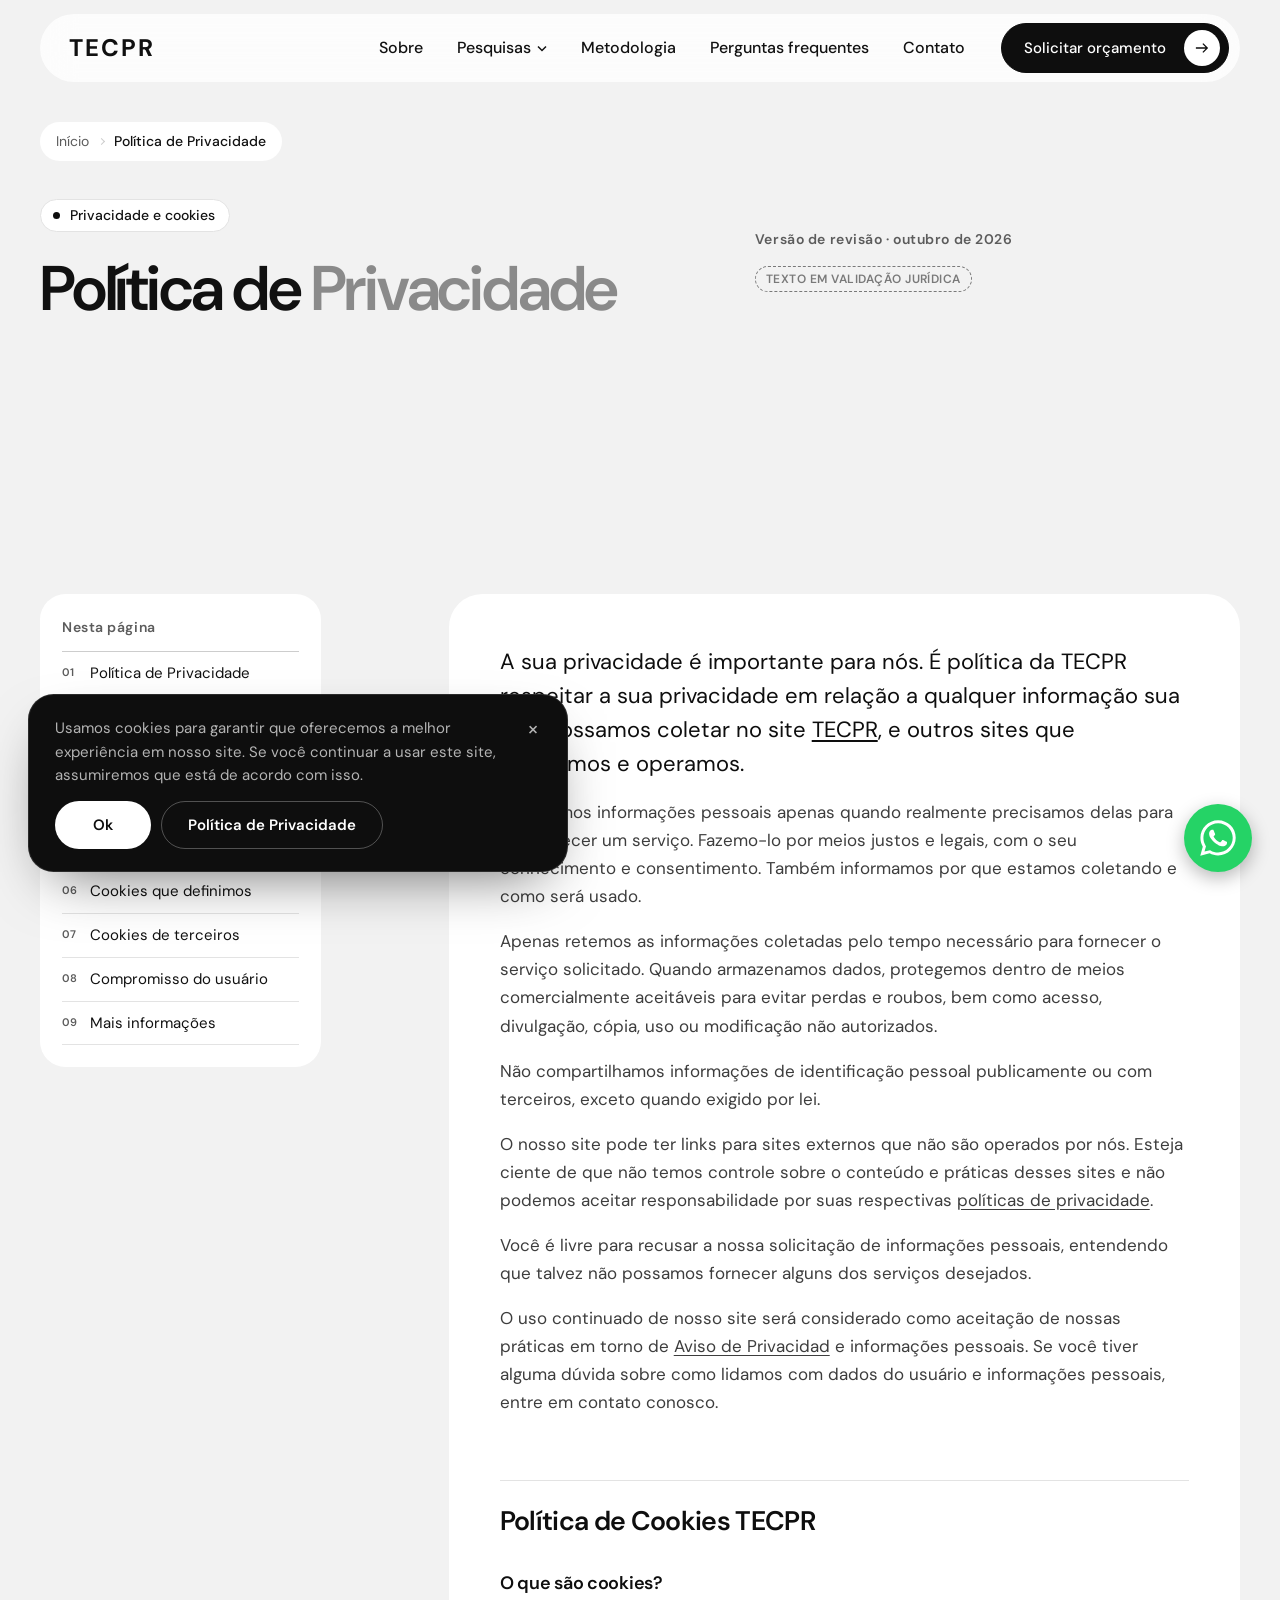
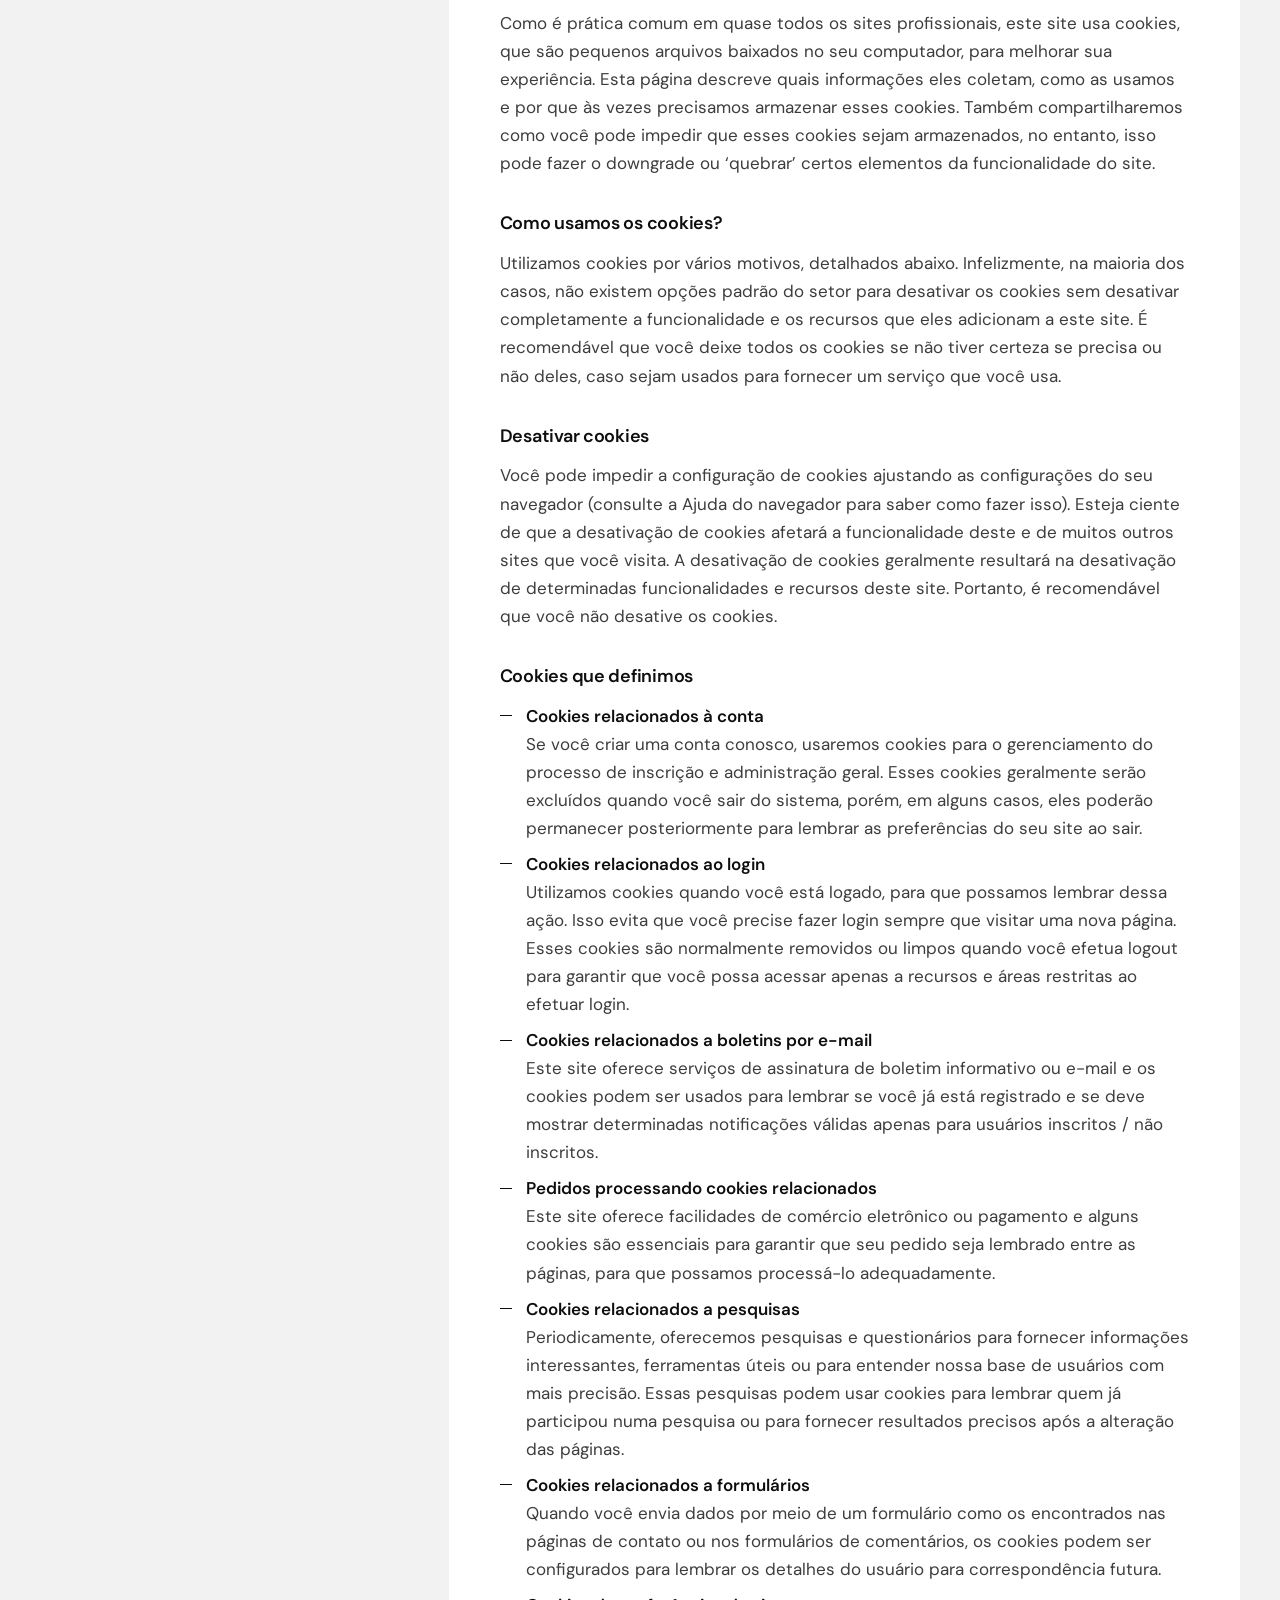
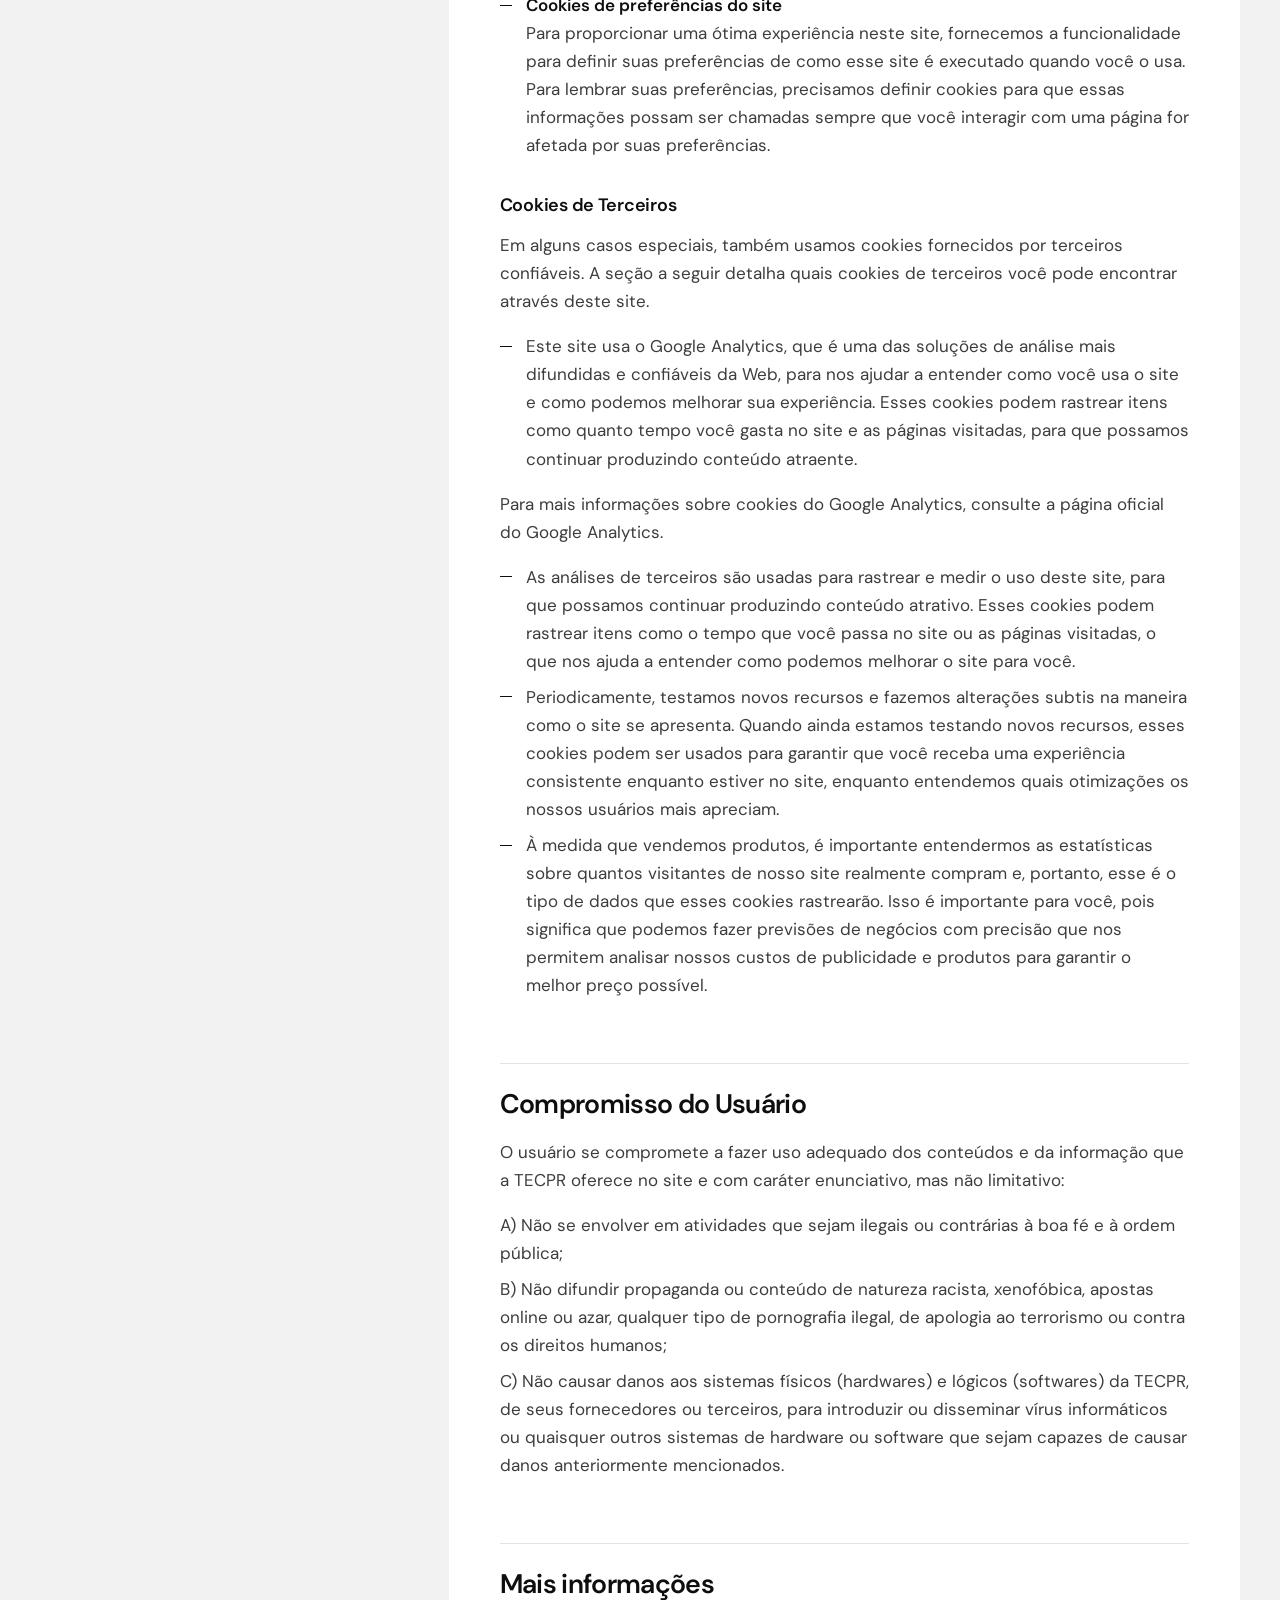
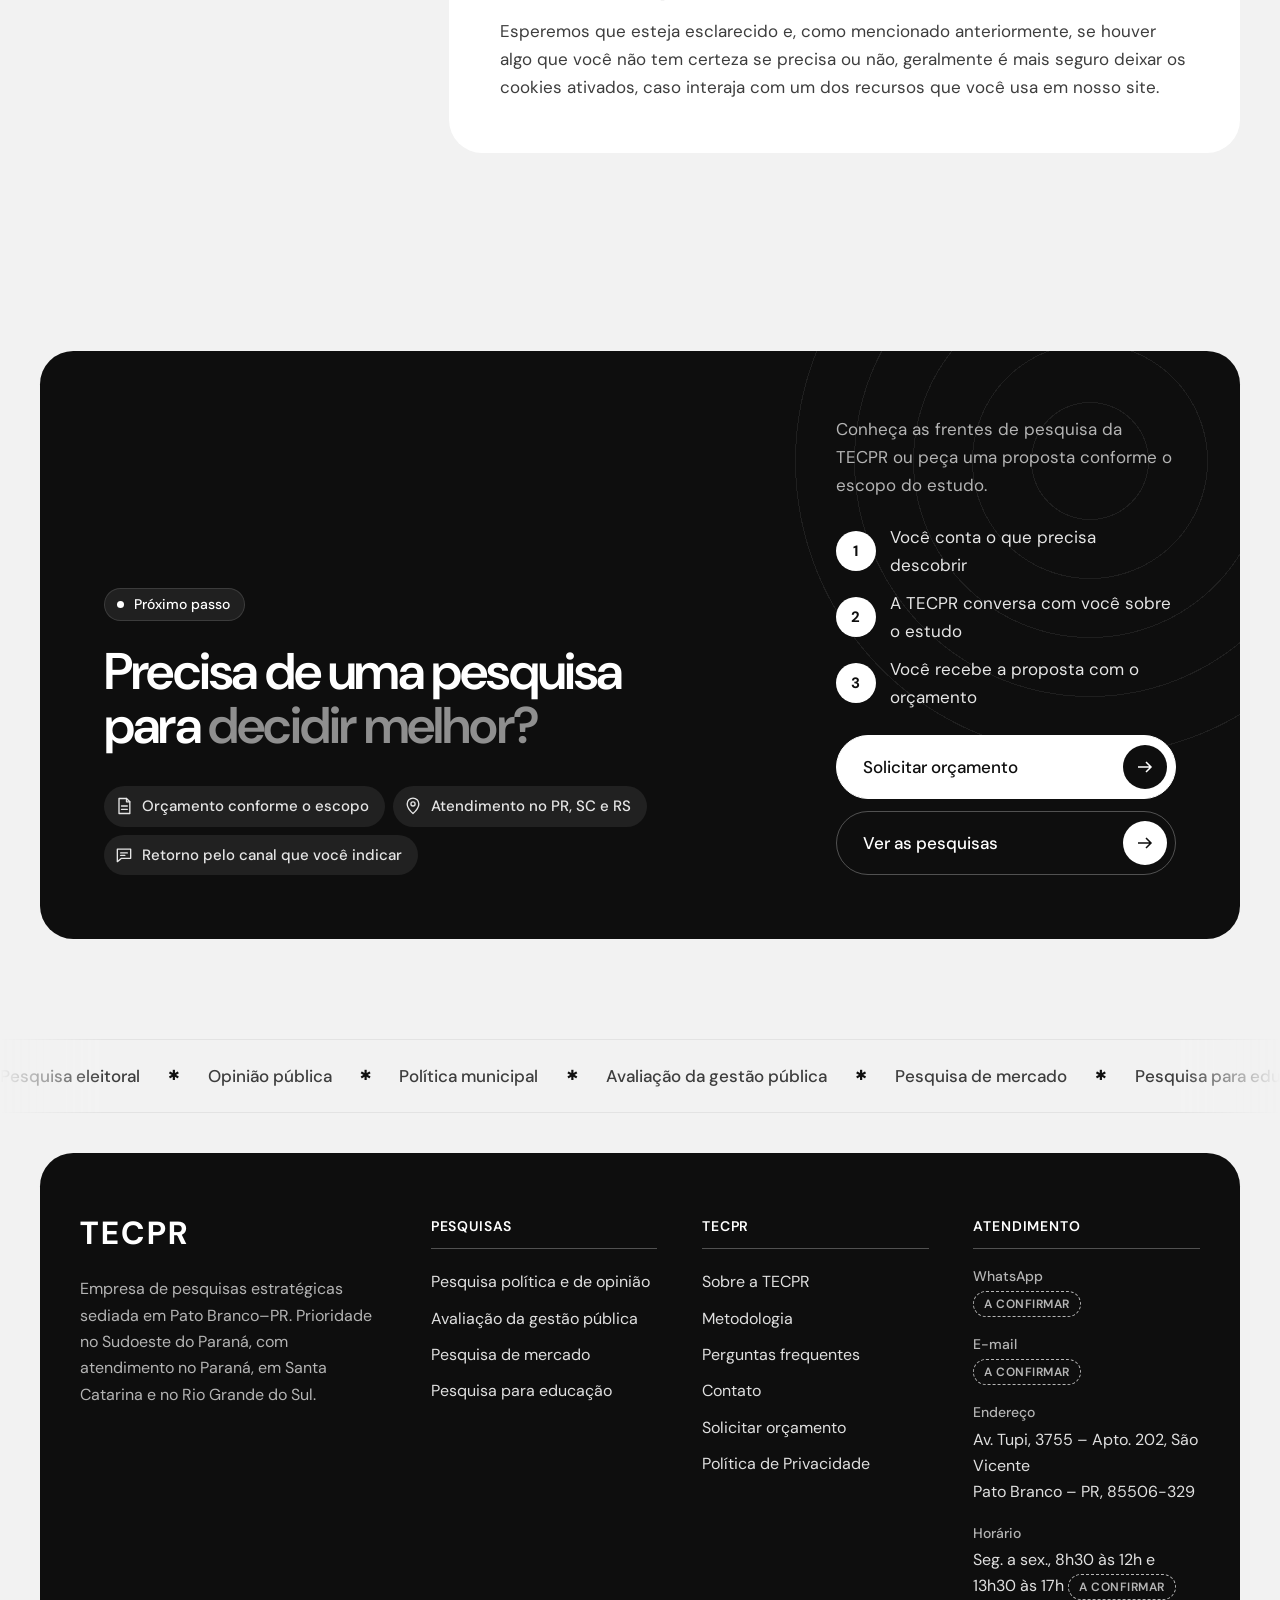
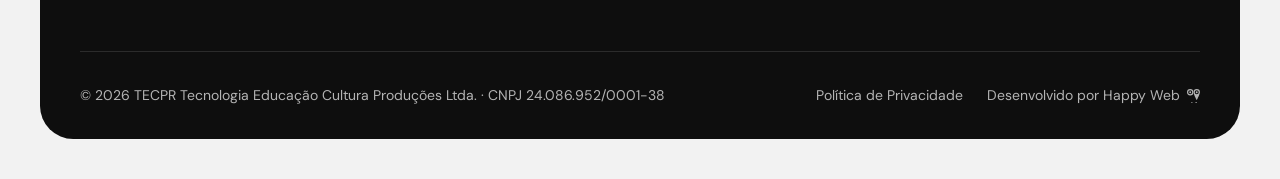
<file: politica-de-privacidade/index.html>
<!doctype html>
<html lang="pt-BR">
<head>
  <meta charset="utf-8">
  <meta name="viewport" content="width=device-width, initial-scale=1">
  <title>Política de Privacidade | TECPR</title>
  <meta name="description" content="Política de Privacidade e Política de Cookies da TECPR: como tratamos as informações coletadas no site e como usamos os cookies.">
  <meta name="robots" content="index, follow">
  <link rel="canonical" href="https://tecpr.com.br/politica-de-privacidade/">
  <meta name="theme-color" content="#111111">
  <meta property="og:type" content="website">
  <meta property="og:locale" content="pt_BR">
  <meta property="og:site_name" content="TECPR">
  <meta property="og:title" content="Política de Privacidade | TECPR">
  <meta property="og:description" content="Política de Privacidade e Política de Cookies da TECPR: como tratamos as informações coletadas no site e como usamos os cookies.">
  <meta property="og:url" content="https://tecpr.com.br/politica-de-privacidade/">
  <meta property="og:image" content="https://tecpr.com.br/public/imagens/og-tecpr.png">
  <meta property="og:image:width" content="1200">
  <meta property="og:image:height" content="630">
  <meta property="og:image:type" content="image/png">
  <meta property="og:image:alt" content="TECPR — pesquisa estratégica">
  <meta name="twitter:card" content="summary_large_image">
  <link rel="icon" href="../public/icones/favicon.svg" type="image/svg+xml">
  <link rel="apple-touch-icon" href="../public/icones/apple-touch-icon.png">
  <link rel="preconnect" href="https://fonts.googleapis.com">
  <link rel="preconnect" href="https://fonts.gstatic.com" crossorigin>
  <link rel="stylesheet" href="https://fonts.googleapis.com/css2?family=DM+Sans:opsz,wght@9..40,400..700&amp;display=swap">
  <link rel="stylesheet" href="../css/normalize.css">
  <link rel="stylesheet" href="../css/reset.css">
  <link rel="stylesheet" href="../css/style-global.css">
  <link rel="stylesheet" href="../css/privacidade.css">
  <script defer src="../js/funções-global.js"></script>
  <script type="application/ld+json">{"@context": "https://schema.org", "@type": "BreadcrumbList", "itemListElement": [{"@type": "ListItem", "position": 1, "name": "Início", "item": "https://tecpr.com.br/"}, {"@type": "ListItem", "position": 2, "name": "Política de Privacidade", "item": "https://tecpr.com.br/politica-de-privacidade/"}]}</script>
</head>
<body class="pagina-politica-de-privacidade">

<a class="pular-conteudo" href="#conteudo">Pular para o conteúdo</a>

<header class="cabecalho">
  <div class="container cabecalho__interno">
    <a class="logo" href="../" aria-label="TECPR — página inicial">TECPR</a>

    <nav class="navegacao" aria-label="Principal">
      <ul class="navegacao__lista">
        <li class="navegacao__item"><a class="navegacao__link" href="../sobre/">Sobre</a></li>
        <li class="navegacao__item navegacao__item--submenu" data-aberto="false">
          <button class="navegacao__link" type="button" aria-expanded="false" aria-controls="submenu-pesquisas">Pesquisas <svg viewBox="0 0 10 10" fill="none" stroke="currentColor" stroke-width="1.5" aria-hidden="true"><path d="M1 3.5l4 4 4-4"/></svg></button>
          <div class="submenu" id="submenu-pesquisas"><a class="submenu__link" href="../pesquisa-politica-e-opiniao/"><span class="submenu__numero">01</span><span class="submenu__titulo">Pesquisa política e de opinião</span><span class="submenu__descricao">Cenário político, eleitoral e opinião pública no município.</span></a><a class="submenu__link" href="../avaliacao-gestao-publica/"><span class="submenu__numero">02</span><span class="submenu__titulo">Avaliação da gestão pública</span><span class="submenu__descricao">Percepção da população sobre a gestão e os serviços públicos.</span></a><a class="submenu__link" href="../pesquisa-de-mercado/"><span class="submenu__numero">03</span><span class="submenu__titulo">Pesquisa de mercado</span><span class="submenu__descricao">Demanda, viabilidade e satisfação para decisões empresariais.</span></a><a class="submenu__link" href="../pesquisa-para-educacao/"><span class="submenu__numero">04</span><span class="submenu__titulo">Pesquisa para educação</span><span class="submenu__descricao">Estudos para instituições de ensino e coleta de dados acadêmicos.</span></a></div>
        </li>
        <li class="navegacao__item"><a class="navegacao__link" href="../metodologia/">Metodologia</a></li>
        <li class="navegacao__item"><a class="navegacao__link" href="../perguntas-frequentes/">Perguntas frequentes</a></li>
        <li class="navegacao__item"><a class="navegacao__link" href="../contato/">Contato</a></li>
      </ul>
      <a class="botao" href="../contato/#formulario">Solicitar orçamento <svg class="botao__seta" viewBox="0 0 16 16" fill="none" stroke="currentColor" stroke-width="1.5" aria-hidden="true"><path d="M1 8h13M9 3l5 5-5 5"/></svg></a>
    </nav>

    <div class="cabecalho__acoes-mobile">
      <a class="botao-orcamento" href="../contato/#formulario">Orçamento</a>
      <button class="botao-menu" type="button" aria-expanded="false" aria-controls="menu-mobile" aria-label="Abrir menu">
        <span class="botao-menu__linhas" aria-hidden="true"></span>
      </button>
    </div>
  </div>
</header>

<div class="menu-mobile" id="menu-mobile" aria-hidden="true">
  <div class="container menu-mobile__conteudo">
    <nav aria-label="Menu móvel">
      <div class="menu-mobile__grupo">
        <span class="rotulo menu-mobile__titulo">Pesquisas</span>
        <a class="menu-mobile__link" href="../pesquisa-politica-e-opiniao/">Pesquisa política e de opinião <svg viewBox="0 0 16 16" fill="none" stroke="currentColor" stroke-width="1.5" aria-hidden="true"><path d="M1 8h13M9 3l5 5-5 5"/></svg></a><a class="menu-mobile__link" href="../avaliacao-gestao-publica/">Avaliação da gestão pública <svg viewBox="0 0 16 16" fill="none" stroke="currentColor" stroke-width="1.5" aria-hidden="true"><path d="M1 8h13M9 3l5 5-5 5"/></svg></a><a class="menu-mobile__link" href="../pesquisa-de-mercado/">Pesquisa de mercado <svg viewBox="0 0 16 16" fill="none" stroke="currentColor" stroke-width="1.5" aria-hidden="true"><path d="M1 8h13M9 3l5 5-5 5"/></svg></a><a class="menu-mobile__link" href="../pesquisa-para-educacao/">Pesquisa para educação <svg viewBox="0 0 16 16" fill="none" stroke="currentColor" stroke-width="1.5" aria-hidden="true"><path d="M1 8h13M9 3l5 5-5 5"/></svg></a>
      </div>
      <div class="menu-mobile__grupo">
        <span class="rotulo menu-mobile__titulo">TECPR</span>
        <a class="menu-mobile__link" href="../">Início <svg viewBox="0 0 16 16" fill="none" stroke="currentColor" stroke-width="1.5" aria-hidden="true"><path d="M1 8h13M9 3l5 5-5 5"/></svg></a>
        <a class="menu-mobile__link" href="../sobre/">Sobre <svg viewBox="0 0 16 16" fill="none" stroke="currentColor" stroke-width="1.5" aria-hidden="true"><path d="M1 8h13M9 3l5 5-5 5"/></svg></a>
        <a class="menu-mobile__link" href="../metodologia/">Metodologia <svg viewBox="0 0 16 16" fill="none" stroke="currentColor" stroke-width="1.5" aria-hidden="true"><path d="M1 8h13M9 3l5 5-5 5"/></svg></a>
        <a class="menu-mobile__link" href="../perguntas-frequentes/">Perguntas frequentes <svg viewBox="0 0 16 16" fill="none" stroke="currentColor" stroke-width="1.5" aria-hidden="true"><path d="M1 8h13M9 3l5 5-5 5"/></svg></a>
        <a class="menu-mobile__link" href="../contato/">Contato <svg viewBox="0 0 16 16" fill="none" stroke="currentColor" stroke-width="1.5" aria-hidden="true"><path d="M1 8h13M9 3l5 5-5 5"/></svg></a>
      </div>
    </nav>
    <div class="botoes">
      <a class="botao botao--claro botao--bloco" href="../contato/#formulario">Solicitar orçamento <svg class="botao__seta" viewBox="0 0 16 16" fill="none" stroke="currentColor" stroke-width="1.5" aria-hidden="true"><path d="M1 8h13M9 3l5 5-5 5"/></svg></a>
      <a class="botao botao--contorno-claro botao--bloco" href="../contato/" data-whatsapp-cta="menu">Conversar sobre sua pesquisa</a>
    </div>
    <div class="menu-mobile__rodape">
      <span>Pato Branco – PR · Atendimento no PR, SC e RS</span>
    </div>
  </div>
</div>

<main id="conteudo">
  <section class="hero-interno hero-interno--compacto" aria-labelledby="pagina-titulo">
    <div class="container">
      <nav class="trilha" aria-label="Você está em">
        <ol>
          <li><a href="../">Início</a></li>
          <li><span aria-current="page">Política de Privacidade</span></li>
        </ol>
      </nav>
      <div class="hero-interno__grade">
        <div class="hero-interno__texto">
          <p class="rotulo">Privacidade e cookies</p>
          <h1 class="titulo-1" id="pagina-titulo">Política de <em>Privacidade</em></h1>
        </div>
        <div class="politica__meta">
          <p class="mono">Versão de revisão · outubro de 2026</p>
          <p><span class="pendente" data-pendente>Texto em validação jurídica</span></p>
        </div>
      </div>
    </div>
  </section>

  <section class="cta-rapido-secao" aria-label="Pedir orçamento">
    <div class="container">
      <div class="cta-rapido revelar">
        <span class="icone-circulo" aria-hidden="true"><svg class="icone" viewBox="0 0 24 24" fill="none" stroke="currentColor" stroke-width="1.6" stroke-linecap="round" stroke-linejoin="round" aria-hidden="true"><path d="M12 3l8 3v6c0 4.5-3.4 8.2-8 9-4.6-.8-8-4.5-8-9V6z"/><path d="M9 12l2 2 4-4"/></svg></span>
        <p><strong class="cta-rapido__titulo">Dúvidas sobre o uso dos seus dados?</strong><span class="cta-rapido__texto">Fale com a TECPR pela página de contato.</span></p>
        <div class="cta-rapido__acoes">
          <a class="botao" href="../contato/">Falar com a TECPR <svg class="botao__seta" viewBox="0 0 16 16" fill="none" stroke="currentColor" stroke-width="1.5" aria-hidden="true"><path d="M1 8h13M9 3l5 5-5 5"/></svg></a>
        </div>
      </div>
    </div>
  </section>

  <section class="secao politica" aria-label="Conteúdo da política">
    <div class="container grade">
      <nav class="politica__indice" aria-label="Seções da política">
        <p class="mono">Nesta página</p>
        <ol>
          <li><a href="#privacidade">Política de Privacidade</a></li>
          <li><a href="#cookies">Política de Cookies</a></li>
          <li><a href="#o-que-sao-cookies">O que são cookies?</a></li>
          <li><a href="#como-usamos">Como usamos os cookies?</a></li>
          <li><a href="#desativar-cookies">Desativar cookies</a></li>
          <li><a href="#cookies-que-definimos">Cookies que definimos</a></li>
          <li><a href="#cookies-de-terceiros">Cookies de terceiros</a></li>
          <li><a href="#compromisso">Compromisso do usuário</a></li>
          <li><a href="#mais-informacoes">Mais informações</a></li>
        </ol>
      </nav>

      <article class="politica__texto" id="privacidade">
        <p class="lead">A sua privacidade é importante para nós. É política da TECPR respeitar a sua privacidade em relação a qualquer informação sua que possamos coletar no site <a href="https://tecpr.com.br/">TECPR</a>, e outros sites que possuímos e operamos.</p>
        <p>Solicitamos informações pessoais apenas quando realmente precisamos delas para lhe fornecer um serviço. Fazemo-lo por meios justos e legais, com o seu conhecimento e consentimento. Também informamos por que estamos coletando e como será usado.</p>
        <p>Apenas retemos as informações coletadas pelo tempo necessário para fornecer o serviço solicitado. Quando armazenamos dados, protegemos dentro de meios comercialmente aceitáveis para evitar perdas e roubos, bem como acesso, divulgação, cópia, uso ou modificação não autorizados.</p>
        <p>Não compartilhamos informações de identificação pessoal publicamente ou com terceiros, exceto quando exigido por lei.</p>
        <p>O nosso site pode ter links para sites externos que não são operados por nós. Esteja ciente de que não temos controle sobre o conteúdo e práticas desses sites e não podemos aceitar responsabilidade por suas respectivas <a href="https://politicaprivacidade.com/" rel="nofollow noopener noreferrer" target="_blank">políticas de privacidade<span class="visualmente-oculto"> (abre em nova janela)</span></a>.</p>
        <p>Você é livre para recusar a nossa solicitação de informações pessoais, entendendo que talvez não possamos fornecer alguns dos serviços desejados.</p>
        <p>O uso continuado de nosso site será considerado como aceitação de nossas práticas em torno de <a href="https://avisodeprivacidad.info/" rel="nofollow noopener noreferrer" target="_blank">Aviso de Privacidad<span class="visualmente-oculto"> (abre em nova janela)</span></a> e informações pessoais. Se você tiver alguma dúvida sobre como lidamos com dados do usuário e informações pessoais, entre em contato conosco.</p>

        <h2 id="cookies">Política de Cookies TECPR</h2>

        <h3 id="o-que-sao-cookies">O que são cookies?</h3>
        <p>Como é prática comum em quase todos os sites profissionais, este site usa cookies, que são pequenos arquivos baixados no seu computador, para melhorar sua experiência. Esta página descreve quais informações eles coletam, como as usamos e por que às vezes precisamos armazenar esses cookies. Também compartilharemos como você pode impedir que esses cookies sejam armazenados, no entanto, isso pode fazer o downgrade ou ‘quebrar’ certos elementos da funcionalidade do site.</p>

        <h3 id="como-usamos">Como usamos os cookies?</h3>
        <p>Utilizamos cookies por vários motivos, detalhados abaixo. Infelizmente, na maioria dos casos, não existem opções padrão do setor para desativar os cookies sem desativar completamente a funcionalidade e os recursos que eles adicionam a este site. É recomendável que você deixe todos os cookies se não tiver certeza se precisa ou não deles, caso sejam usados para fornecer um serviço que você usa.</p>

        <h3 id="desativar-cookies">Desativar cookies</h3>
        <p>Você pode impedir a configuração de cookies ajustando as configurações do seu navegador (consulte a Ajuda do navegador para saber como fazer isso). Esteja ciente de que a desativação de cookies afetará a funcionalidade deste e de muitos outros sites que você visita. A desativação de cookies geralmente resultará na desativação de determinadas funcionalidades e recursos deste site. Portanto, é recomendável que você não desative os cookies.</p>

        <h3 id="cookies-que-definimos">Cookies que definimos</h3>
        <ul>
          <li><strong>Cookies relacionados à conta</strong>Se você criar uma conta conosco, usaremos cookies para o gerenciamento do processo de inscrição e administração geral. Esses cookies geralmente serão excluídos quando você sair do sistema, porém, em alguns casos, eles poderão permanecer posteriormente para lembrar as preferências do seu site ao sair.</li>
          <li><strong>Cookies relacionados ao login</strong>Utilizamos cookies quando você está logado, para que possamos lembrar dessa ação. Isso evita que você precise fazer login sempre que visitar uma nova página. Esses cookies são normalmente removidos ou limpos quando você efetua logout para garantir que você possa acessar apenas a recursos e áreas restritas ao efetuar login.</li>
          <li><strong>Cookies relacionados a boletins por e-mail</strong>Este site oferece serviços de assinatura de boletim informativo ou e-mail e os cookies podem ser usados para lembrar se você já está registrado e se deve mostrar determinadas notificações válidas apenas para usuários inscritos / não inscritos.</li>
          <li><strong>Pedidos processando cookies relacionados</strong>Este site oferece facilidades de comércio eletrônico ou pagamento e alguns cookies são essenciais para garantir que seu pedido seja lembrado entre as páginas, para que possamos processá-lo adequadamente.</li>
          <li><strong>Cookies relacionados a pesquisas</strong>Periodicamente, oferecemos pesquisas e questionários para fornecer informações interessantes, ferramentas úteis ou para entender nossa base de usuários com mais precisão. Essas pesquisas podem usar cookies para lembrar quem já participou numa pesquisa ou para fornecer resultados precisos após a alteração das páginas.</li>
          <li><strong>Cookies relacionados a formulários</strong>Quando você envia dados por meio de um formulário como os encontrados nas páginas de contato ou nos formulários de comentários, os cookies podem ser configurados para lembrar os detalhes do usuário para correspondência futura.</li>
          <li><strong>Cookies de preferências do site</strong>Para proporcionar uma ótima experiência neste site, fornecemos a funcionalidade para definir suas preferências de como esse site é executado quando você o usa. Para lembrar suas preferências, precisamos definir cookies para que essas informações possam ser chamadas sempre que você interagir com uma página for afetada por suas preferências.</li>
        </ul>

        <h3 id="cookies-de-terceiros">Cookies de Terceiros</h3>
        <p>Em alguns casos especiais, também usamos cookies fornecidos por terceiros confiáveis. A seção a seguir detalha quais cookies de terceiros você pode encontrar através deste site.</p>
        <ul>
          <li>Este site usa o Google Analytics, que é uma das soluções de análise mais difundidas e confiáveis da Web, para nos ajudar a entender como você usa o site e como podemos melhorar sua experiência. Esses cookies podem rastrear itens como quanto tempo você gasta no site e as páginas visitadas, para que possamos continuar produzindo conteúdo atraente.</li>
        </ul>
        <p>Para mais informações sobre cookies do Google Analytics, consulte a página oficial do Google Analytics.</p>
        <ul>
          <li>As análises de terceiros são usadas para rastrear e medir o uso deste site, para que possamos continuar produzindo conteúdo atrativo. Esses cookies podem rastrear itens como o tempo que você passa no site ou as páginas visitadas, o que nos ajuda a entender como podemos melhorar o site para você.</li>
          <li>Periodicamente, testamos novos recursos e fazemos alterações subtis na maneira como o site se apresenta. Quando ainda estamos testando novos recursos, esses cookies podem ser usados para garantir que você receba uma experiência consistente enquanto estiver no site, enquanto entendemos quais otimizações os nossos usuários mais apreciam.</li>
          <li>À medida que vendemos produtos, é importante entendermos as estatísticas sobre quantos visitantes de nosso site realmente compram e, portanto, esse é o tipo de dados que esses cookies rastrearão. Isso é importante para você, pois significa que podemos fazer previsões de negócios com precisão que nos permitem analisar nossos custos de publicidade e produtos para garantir o melhor preço possível.</li>
        </ul>

        <h2 id="compromisso">Compromisso do Usuário</h2>
        <p>O usuário se compromete a fazer uso adequado dos conteúdos e da informação que a TECPR oferece no site e com caráter enunciativo, mas não limitativo:</p>
        <ol>
          <li>A) Não se envolver em atividades que sejam ilegais ou contrárias à boa fé e à ordem pública;</li>
          <li>B) Não difundir propaganda ou conteúdo de natureza racista, xenofóbica, apostas online ou azar, qualquer tipo de pornografia ilegal, de apologia ao terrorismo ou contra os direitos humanos;</li>
          <li>C) Não causar danos aos sistemas físicos (hardwares) e lógicos (softwares) da TECPR, de seus fornecedores ou terceiros, para introduzir ou disseminar vírus informáticos ou quaisquer outros sistemas de hardware ou software que sejam capazes de causar danos anteriormente mencionados.</li>
        </ol>

        <h2 id="mais-informacoes">Mais informações</h2>
        <p>Esperemos que esteja esclarecido e, como mencionado anteriormente, se houver algo que você não tem certeza se precisa ou não, geralmente é mais seguro deixar os cookies ativados, caso interaja com um dos recursos que você usa em nosso site.</p>
      </article>
    </div>
  </section>

  <section class="chamada-final" aria-labelledby="chamada-titulo">
    <div class="container">
      <div class="chamada-final__grade">
        <div class="chamada-final__titulo">
          <p class="rotulo revelar">Próximo passo</p>
          <h2 class="titulo-1 revelar" id="chamada-titulo">Precisa de uma pesquisa para <em>decidir melhor?</em></h2>
        <ul class="chamada-final__selos revelar atraso-1">
          <li><svg class="icone" viewBox="0 0 24 24" fill="none" stroke="currentColor" stroke-width="1.6" stroke-linecap="round" stroke-linejoin="round" aria-hidden="true"><path d="M6 3h9l4 4v14H6z"/><path d="M15 3v4h4M9 12h7M9 16h7"/></svg> Orçamento conforme o escopo</li>
          <li><svg class="icone" viewBox="0 0 24 24" fill="none" stroke="currentColor" stroke-width="1.6" stroke-linecap="round" stroke-linejoin="round" aria-hidden="true"><path d="M12 21s-7-6.2-7-11.5A7 7 0 0 1 19 9.5C19 14.8 12 21 12 21z"/><circle cx="12" cy="9.5" r="2.5"/></svg> Atendimento no PR, SC e RS</li>
          <li><svg class="icone" viewBox="0 0 24 24" fill="none" stroke="currentColor" stroke-width="1.6" stroke-linecap="round" stroke-linejoin="round" aria-hidden="true"><path d="M4 5h16v11H9l-5 4z"/><path d="M8 9.5h8M8 12.5h5"/></svg> Retorno pelo canal que você indicar</li>
        </ul>
        </div>
        <div class="chamada-final__acoes revelar atraso-1">
          <p>Conheça as frentes de pesquisa da TECPR ou peça uma proposta conforme o escopo do estudo.</p>
          <ol class="passos-orcamento" aria-label="Como pedir um orçamento">
            <li><span>1</span>Você conta o que precisa descobrir</li>
            <li><span>2</span>A TECPR conversa com você sobre o estudo</li>
            <li><span>3</span>Você recebe a proposta com o orçamento</li>
          </ol>
          <div class="botoes">
            <a class="botao botao--claro" href="../contato/#formulario">Solicitar orçamento <svg class="botao__seta" viewBox="0 0 16 16" fill="none" stroke="currentColor" stroke-width="1.5" aria-hidden="true"><path d="M1 8h13M9 3l5 5-5 5"/></svg></a>
            <a class="botao botao--contorno-claro" href="../#pesquisas">Ver as pesquisas <svg class="botao__seta" viewBox="0 0 16 16" fill="none" stroke="currentColor" stroke-width="1.5" aria-hidden="true"><path d="M1 8h13M9 3l5 5-5 5"/></svg></a>
          </div>
        </div>
      </div>
    </div>
  </section>

</main>

<div class="faixa-temas" aria-hidden="true"><div class="faixa-temas__trilho"><div class="faixa-temas__grupo"><span>Pesquisa eleitoral</span><span>Opinião pública</span><span>Política municipal</span><span>Avaliação da gestão pública</span><span>Pesquisa de mercado</span><span>Pesquisa para educação</span><span>Coleta de dados acadêmicos</span><span>Sudoeste do Paraná</span></div><div class="faixa-temas__grupo"><span>Pesquisa eleitoral</span><span>Opinião pública</span><span>Política municipal</span><span>Avaliação da gestão pública</span><span>Pesquisa de mercado</span><span>Pesquisa para educação</span><span>Coleta de dados acadêmicos</span><span>Sudoeste do Paraná</span></div></div></div>

<footer class="rodape">
  <div class="container">
    <div class="rodape__topo">
      <div class="rodape__marca">
        <a class="logo logo--branco" href="../" aria-label="TECPR — página inicial">TECPR</a>
        <p>Empresa de pesquisas estratégicas sediada em Pato Branco–PR. Prioridade no Sudoeste do Paraná, com atendimento no Paraná, em Santa Catarina e no Rio Grande do Sul.</p>
      </div>

      <nav class="rodape__coluna" aria-label="Pesquisas">
        <span class="rotulo rotulo--sem-traco rodape__titulo">Pesquisas</span>
        <ul class="rodape__lista"><li><a href="../pesquisa-politica-e-opiniao/">Pesquisa política e de opinião</a></li><li><a href="../avaliacao-gestao-publica/">Avaliação da gestão pública</a></li><li><a href="../pesquisa-de-mercado/">Pesquisa de mercado</a></li><li><a href="../pesquisa-para-educacao/">Pesquisa para educação</a></li></ul>
      </nav>

      <nav class="rodape__coluna" aria-label="Institucional">
        <span class="rotulo rotulo--sem-traco rodape__titulo">TECPR</span>
        <ul class="rodape__lista">
          <li><a href="../sobre/">Sobre a TECPR</a></li>
          <li><a href="../metodologia/">Metodologia</a></li>
          <li><a href="../perguntas-frequentes/">Perguntas frequentes</a></li>
          <li><a href="../contato/">Contato</a></li>
          <li><a href="../contato/#formulario">Solicitar orçamento</a></li>
          <li><a href="./">Política de Privacidade</a></li>
        </ul>
      </nav>

      <div class="rodape__coluna rodape__coluna--larga">
        <span class="rotulo rotulo--sem-traco rodape__titulo">Atendimento</span>
        <dl class="rodape__contato">
          <div><dt>WhatsApp</dt><dd data-contato="whatsapp"><span class="pendente" data-pendente>A confirmar</span></dd></div>
          <div><dt>E-mail</dt><dd data-contato="email"><span class="pendente" data-pendente>A confirmar</span></dd></div>
          <div><dt>Endereço</dt><dd>Av. Tupi, 3755 – Apto. 202, São Vicente<br>Pato Branco – PR, 85506-329</dd></div>
          <div><dt>Horário</dt><dd>Seg. a sex., 8h30 às 12h e 13h30 às 17h <span class="pendente" data-pendente>A confirmar</span></dd></div>
        </dl>
      </div>
    </div>

    <div class="rodape__base">
      <span>© <span data-ano>2026</span> TECPR Tecnologia Educação Cultura Produções Ltda. · CNPJ 24.086.952/0001-38</span>
      <span class="rodape__assinatura">
        <a href="./">Política de Privacidade</a>
        <a class="rodape__happy" href="https://happyweb.com.br/" target="_blank" rel="noopener noreferrer">Desenvolvido por Happy Web <svg viewBox="0 0 217.3 246.55" aria-hidden="true" focusable="false"><path d="M119.38,246.55c-27,0-47.76-16.75-48.08-17a5.21,5.21,0,0,1,6.63-8c1.7,1.39,42,33.63,80.51-1.78a5.22,5.22,0,0,1,7.06,7.68c-15.7,14.43-31.79,19.16-46.12,19.16"/><path d="M163.5,0a53.79,53.79,0,0,0-53.79,53.79c0,26.77,43.67,114.64,52.32,131.77a1.65,1.65,0,0,0,2.95,0c8.65-17.13,52.32-105,52.32-131.77A53.8,53.8,0,0,0,163.5,0m0,88.36a34,34,0,1,1,34.05-34,34,34,0,0,1-34.05,34"/><path d="M179.15,54.32A15.65,15.65,0,1,1,163.5,38.68a15.65,15.65,0,0,1,15.65,15.64"/><path d="M53.79,0a53.8,53.8,0,1,0,53.8,53.79A53.79,53.79,0,0,0,53.79,0m0,88.36a34,34,0,1,1,34.05-34,34,34,0,0,1-34.05,34"/><path d="M69.44,54.32A15.65,15.65,0,1,1,53.79,38.68,15.65,15.65,0,0,1,69.44,54.32"/></svg><span class="visualmente-oculto"> (abre em nova janela)</span></a>
      </span>
    </div>
  </div>
</footer>

<div class="aviso-cookies" id="aviso-cookies" role="region" aria-label="Aviso sobre cookies" hidden>
  <p class="aviso-cookies__texto">Usamos cookies para garantir que oferecemos a melhor experiência em nosso site. Se você continuar a usar este site, assumiremos que está de acordo com isso.</p>
  <div class="aviso-cookies__acoes">
    <button class="aviso-cookies__botao aviso-cookies__botao--ok" type="button" data-cookies-ok>Ok</button>
    <a class="aviso-cookies__botao aviso-cookies__botao--link" href="./">Política de Privacidade</a>
  </div>
  <button class="aviso-cookies__fechar" type="button" aria-label="Fechar aviso de cookies" data-cookies-ok><span aria-hidden="true">×</span></button>
</div>

</body>
</html>
</file>
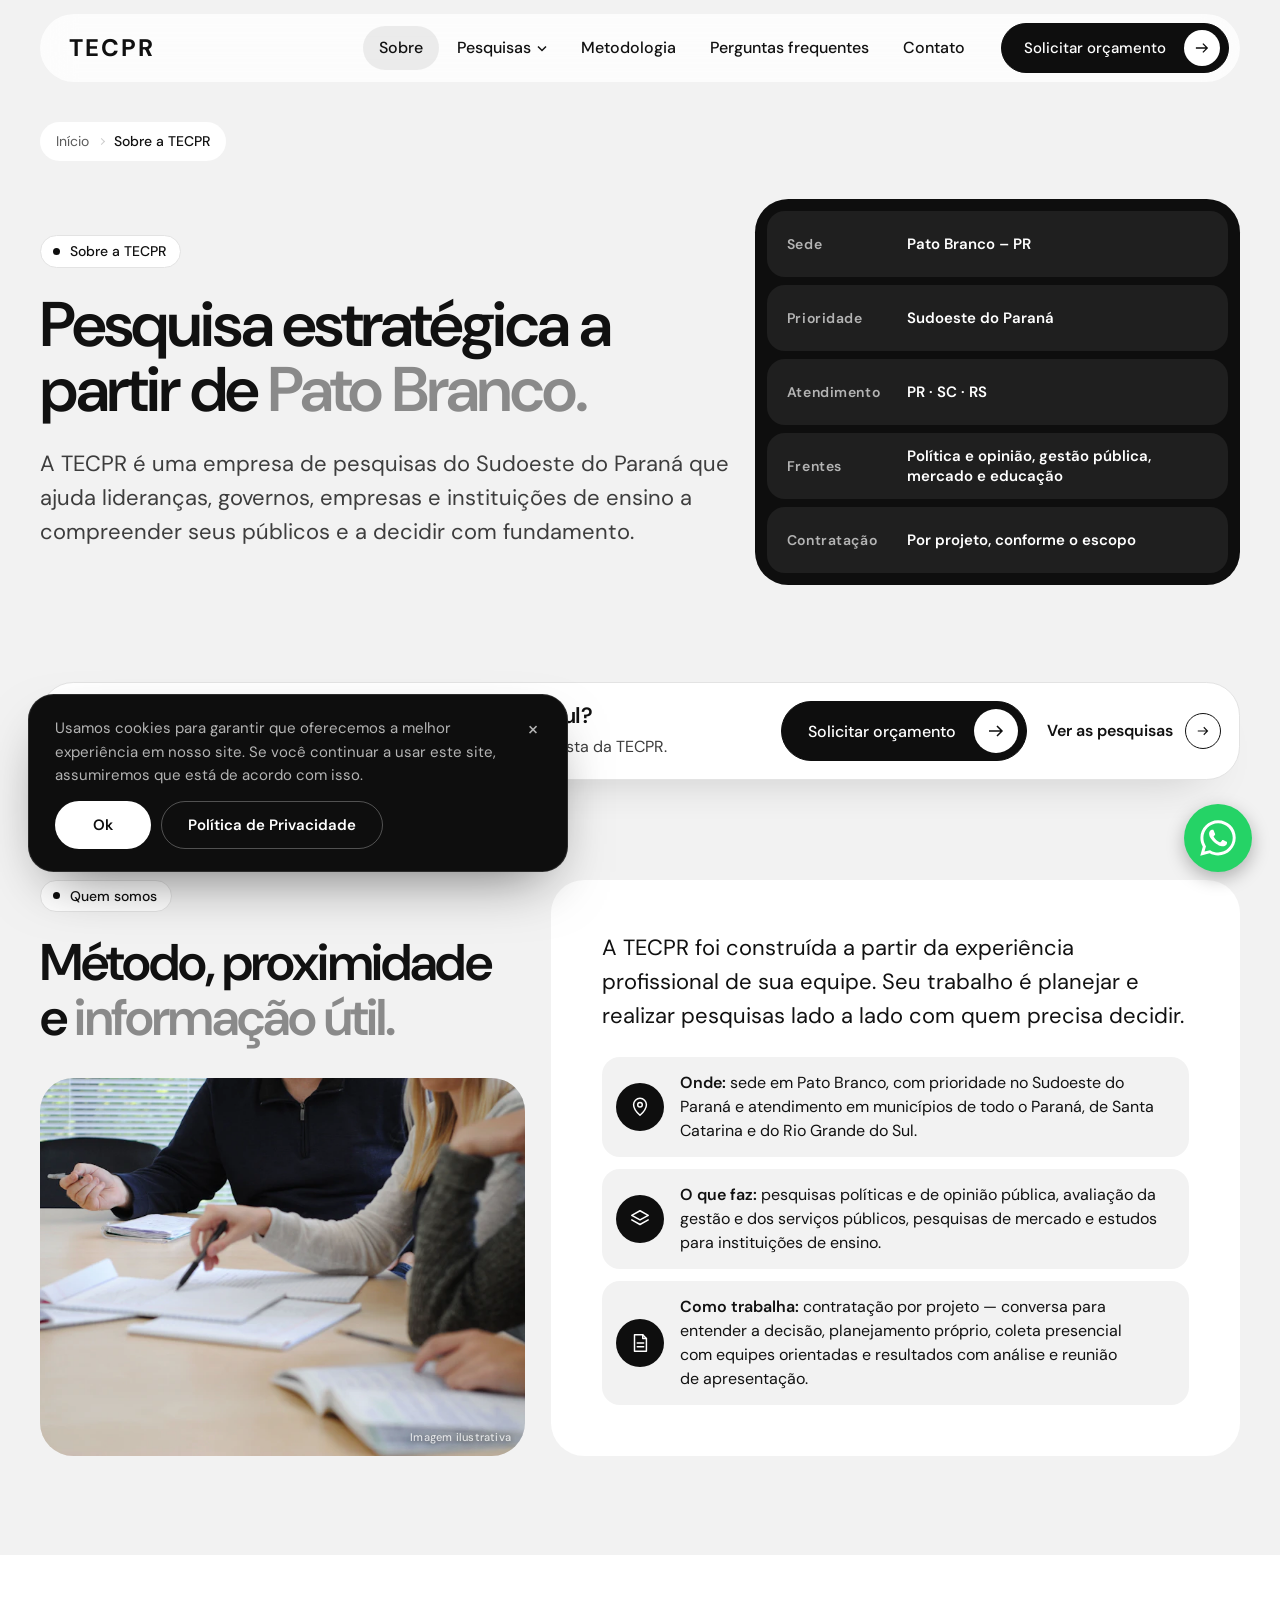
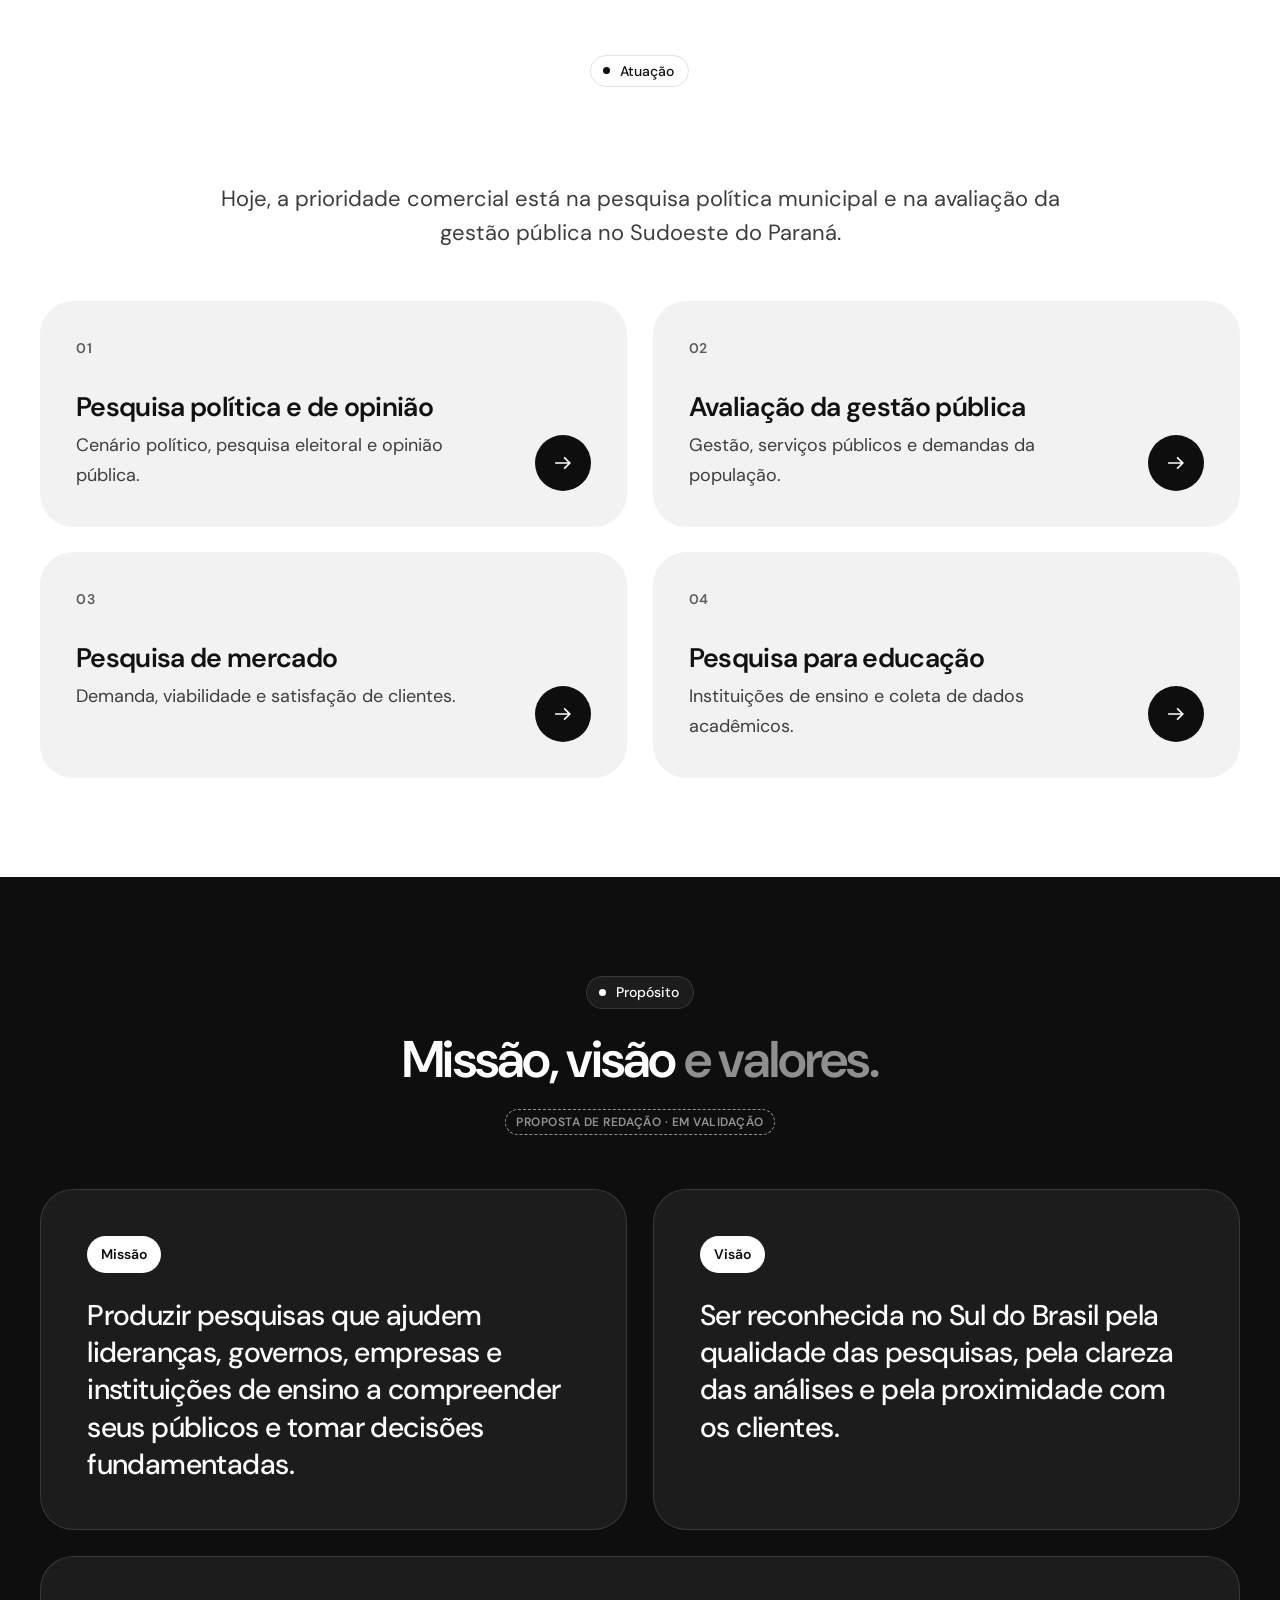
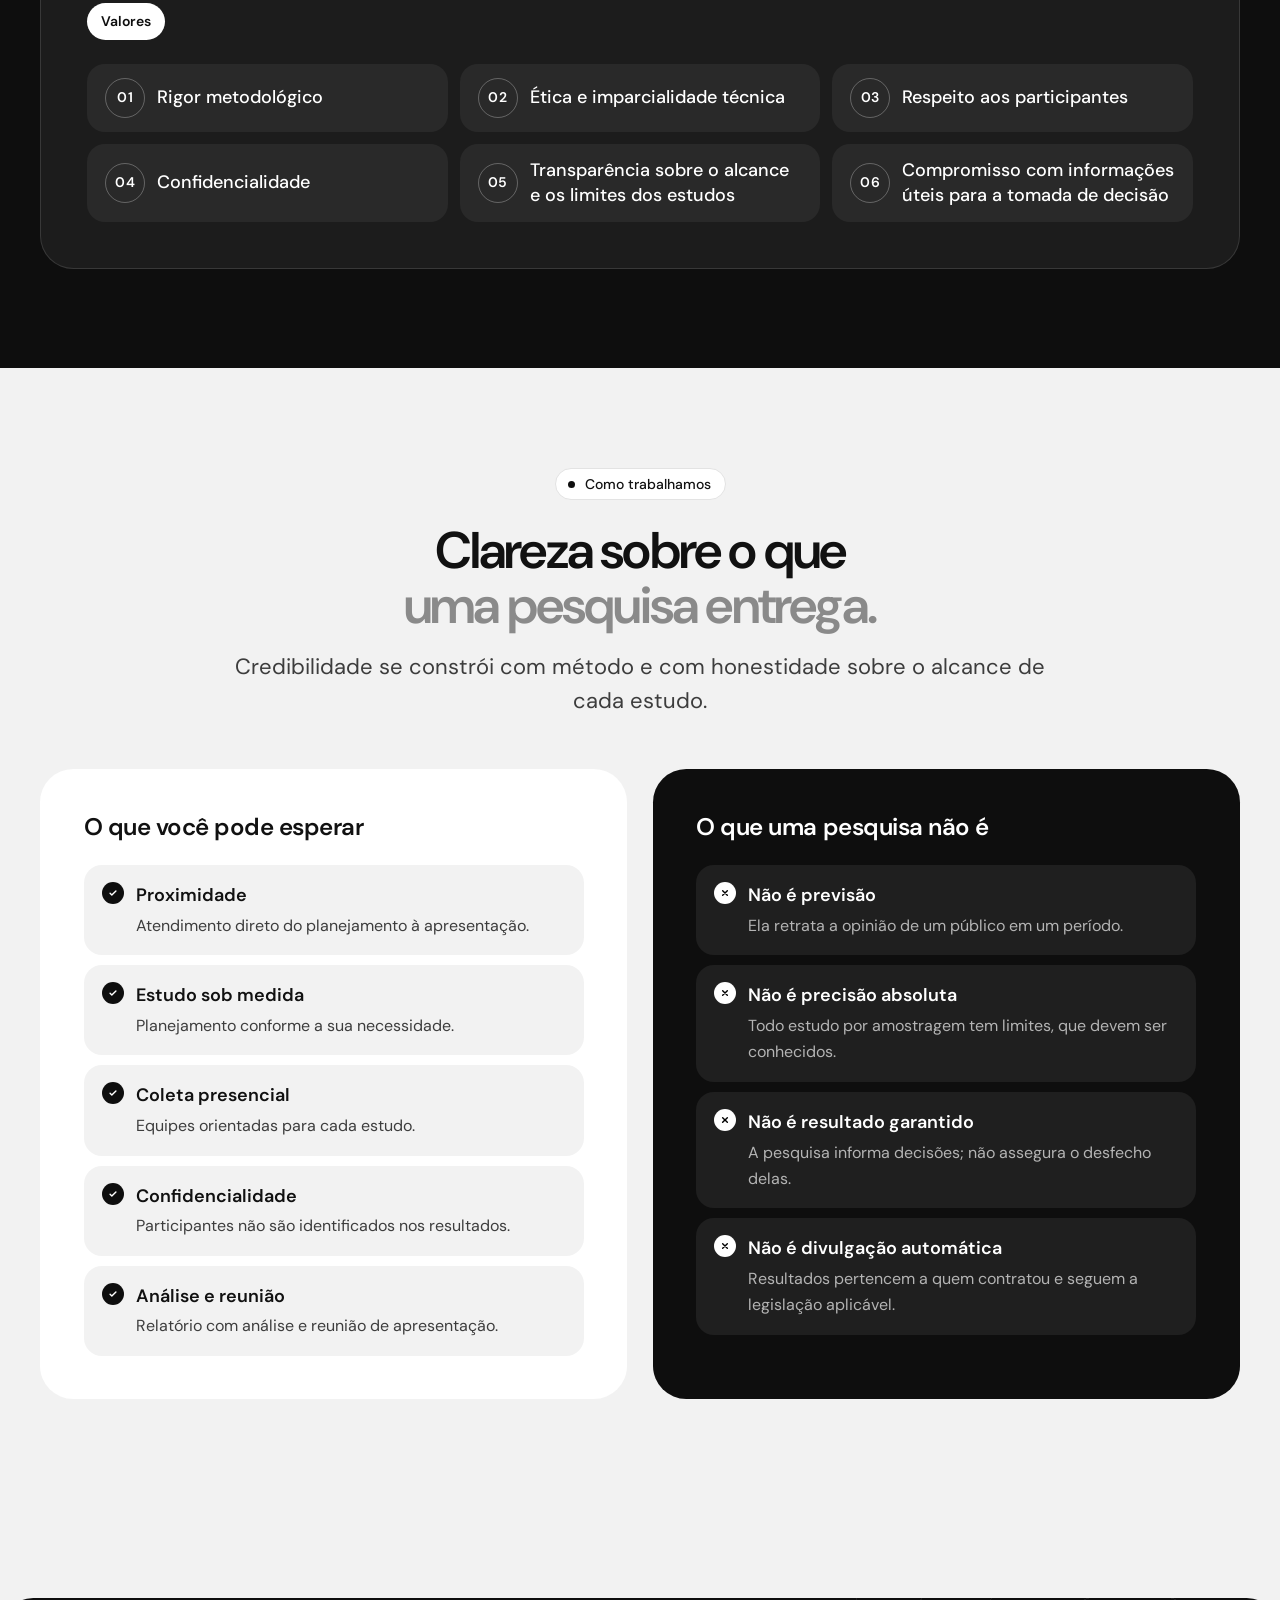
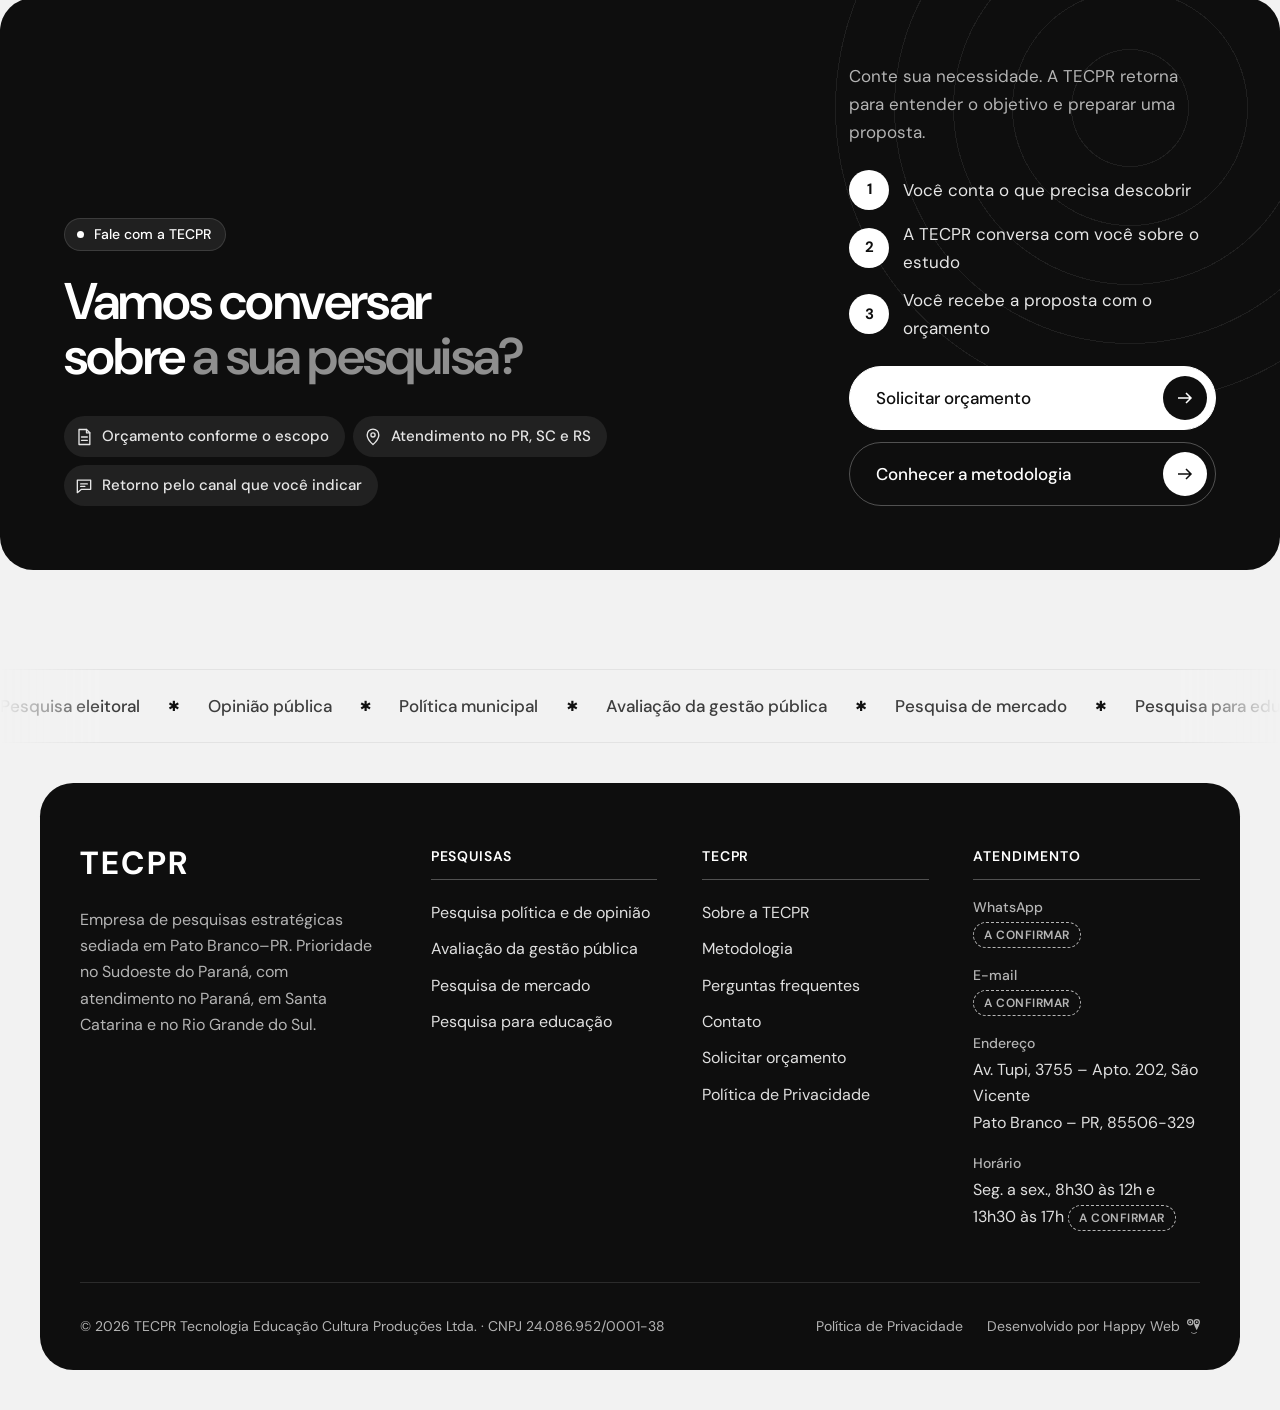
<file: sobre/index.html>
<!doctype html>
<html lang="pt-BR">
<head>
  <meta charset="utf-8">
  <meta name="viewport" content="width=device-width, initial-scale=1">
  <title>Sobre a TECPR Pesquisas | Empresa de pesquisa no Paraná</title>
  <meta name="description" content="Conheça a TECPR, empresa de pesquisas sediada em Pato Branco–PR, com prioridade no Sudoeste do Paraná e atendimento em todo o Sul do Brasil.">
  <meta name="robots" content="index, follow">
  <link rel="canonical" href="https://tecpr.com.br/sobre/">
  <meta name="theme-color" content="#111111">
  <meta property="og:type" content="website">
  <meta property="og:locale" content="pt_BR">
  <meta property="og:site_name" content="TECPR">
  <meta property="og:title" content="Sobre a TECPR Pesquisas | Empresa de pesquisa no Paraná">
  <meta property="og:description" content="Conheça a TECPR, empresa de pesquisas sediada em Pato Branco–PR, com prioridade no Sudoeste do Paraná e atendimento em todo o Sul do Brasil.">
  <meta property="og:url" content="https://tecpr.com.br/sobre/">
  <meta property="og:image" content="https://tecpr.com.br/public/imagens/og-tecpr.png">
  <meta property="og:image:width" content="1200">
  <meta property="og:image:height" content="630">
  <meta property="og:image:type" content="image/png">
  <meta property="og:image:alt" content="TECPR — pesquisa estratégica">
  <meta name="twitter:card" content="summary_large_image">
  <link rel="icon" href="../public/icones/favicon.svg" type="image/svg+xml">
  <link rel="apple-touch-icon" href="../public/icones/apple-touch-icon.png">
  <link rel="preconnect" href="https://fonts.googleapis.com">
  <link rel="preconnect" href="https://fonts.gstatic.com" crossorigin>
  <link rel="stylesheet" href="https://fonts.googleapis.com/css2?family=DM+Sans:opsz,wght@9..40,400..700&amp;display=swap">
  <link rel="stylesheet" href="../css/normalize.css">
  <link rel="stylesheet" href="../css/reset.css">
  <link rel="stylesheet" href="../css/style-global.css">
  <link rel="stylesheet" href="../css/institucional.css">
  <script defer src="../js/funções-global.js"></script>
  <script type="application/ld+json">{"@context": "https://schema.org", "@type": "BreadcrumbList", "itemListElement": [{"@type": "ListItem", "position": 1, "name": "Início", "item": "https://tecpr.com.br/"}, {"@type": "ListItem", "position": 2, "name": "Sobre a TECPR", "item": "https://tecpr.com.br/sobre/"}]}</script>
</head>
<body class="pagina-sobre">

<a class="pular-conteudo" href="#conteudo">Pular para o conteúdo</a>

<header class="cabecalho">
  <div class="container cabecalho__interno">
    <a class="logo" href="../" aria-label="TECPR — página inicial">TECPR</a>

    <nav class="navegacao" aria-label="Principal">
      <ul class="navegacao__lista">
        <li class="navegacao__item"><a class="navegacao__link" href="./" aria-current="page">Sobre</a></li>
        <li class="navegacao__item navegacao__item--submenu" data-aberto="false">
          <button class="navegacao__link" type="button" aria-expanded="false" aria-controls="submenu-pesquisas">Pesquisas <svg viewBox="0 0 10 10" fill="none" stroke="currentColor" stroke-width="1.5" aria-hidden="true"><path d="M1 3.5l4 4 4-4"/></svg></button>
          <div class="submenu" id="submenu-pesquisas"><a class="submenu__link" href="../pesquisa-politica-e-opiniao/"><span class="submenu__numero">01</span><span class="submenu__titulo">Pesquisa política e de opinião</span><span class="submenu__descricao">Cenário político, eleitoral e opinião pública no município.</span></a><a class="submenu__link" href="../avaliacao-gestao-publica/"><span class="submenu__numero">02</span><span class="submenu__titulo">Avaliação da gestão pública</span><span class="submenu__descricao">Percepção da população sobre a gestão e os serviços públicos.</span></a><a class="submenu__link" href="../pesquisa-de-mercado/"><span class="submenu__numero">03</span><span class="submenu__titulo">Pesquisa de mercado</span><span class="submenu__descricao">Demanda, viabilidade e satisfação para decisões empresariais.</span></a><a class="submenu__link" href="../pesquisa-para-educacao/"><span class="submenu__numero">04</span><span class="submenu__titulo">Pesquisa para educação</span><span class="submenu__descricao">Estudos para instituições de ensino e coleta de dados acadêmicos.</span></a></div>
        </li>
        <li class="navegacao__item"><a class="navegacao__link" href="../metodologia/">Metodologia</a></li>
        <li class="navegacao__item"><a class="navegacao__link" href="../perguntas-frequentes/">Perguntas frequentes</a></li>
        <li class="navegacao__item"><a class="navegacao__link" href="../contato/">Contato</a></li>
      </ul>
      <a class="botao" href="../contato/#formulario">Solicitar orçamento <svg class="botao__seta" viewBox="0 0 16 16" fill="none" stroke="currentColor" stroke-width="1.5" aria-hidden="true"><path d="M1 8h13M9 3l5 5-5 5"/></svg></a>
    </nav>

    <div class="cabecalho__acoes-mobile">
      <a class="botao-orcamento" href="../contato/#formulario">Orçamento</a>
      <button class="botao-menu" type="button" aria-expanded="false" aria-controls="menu-mobile" aria-label="Abrir menu">
        <span class="botao-menu__linhas" aria-hidden="true"></span>
      </button>
    </div>
  </div>
</header>

<div class="menu-mobile" id="menu-mobile" aria-hidden="true">
  <div class="container menu-mobile__conteudo">
    <nav aria-label="Menu móvel">
      <div class="menu-mobile__grupo">
        <span class="rotulo menu-mobile__titulo">Pesquisas</span>
        <a class="menu-mobile__link" href="../pesquisa-politica-e-opiniao/">Pesquisa política e de opinião <svg viewBox="0 0 16 16" fill="none" stroke="currentColor" stroke-width="1.5" aria-hidden="true"><path d="M1 8h13M9 3l5 5-5 5"/></svg></a><a class="menu-mobile__link" href="../avaliacao-gestao-publica/">Avaliação da gestão pública <svg viewBox="0 0 16 16" fill="none" stroke="currentColor" stroke-width="1.5" aria-hidden="true"><path d="M1 8h13M9 3l5 5-5 5"/></svg></a><a class="menu-mobile__link" href="../pesquisa-de-mercado/">Pesquisa de mercado <svg viewBox="0 0 16 16" fill="none" stroke="currentColor" stroke-width="1.5" aria-hidden="true"><path d="M1 8h13M9 3l5 5-5 5"/></svg></a><a class="menu-mobile__link" href="../pesquisa-para-educacao/">Pesquisa para educação <svg viewBox="0 0 16 16" fill="none" stroke="currentColor" stroke-width="1.5" aria-hidden="true"><path d="M1 8h13M9 3l5 5-5 5"/></svg></a>
      </div>
      <div class="menu-mobile__grupo">
        <span class="rotulo menu-mobile__titulo">TECPR</span>
        <a class="menu-mobile__link" href="../">Início <svg viewBox="0 0 16 16" fill="none" stroke="currentColor" stroke-width="1.5" aria-hidden="true"><path d="M1 8h13M9 3l5 5-5 5"/></svg></a>
        <a class="menu-mobile__link" href="./" aria-current="page">Sobre <svg viewBox="0 0 16 16" fill="none" stroke="currentColor" stroke-width="1.5" aria-hidden="true"><path d="M1 8h13M9 3l5 5-5 5"/></svg></a>
        <a class="menu-mobile__link" href="../metodologia/">Metodologia <svg viewBox="0 0 16 16" fill="none" stroke="currentColor" stroke-width="1.5" aria-hidden="true"><path d="M1 8h13M9 3l5 5-5 5"/></svg></a>
        <a class="menu-mobile__link" href="../perguntas-frequentes/">Perguntas frequentes <svg viewBox="0 0 16 16" fill="none" stroke="currentColor" stroke-width="1.5" aria-hidden="true"><path d="M1 8h13M9 3l5 5-5 5"/></svg></a>
        <a class="menu-mobile__link" href="../contato/">Contato <svg viewBox="0 0 16 16" fill="none" stroke="currentColor" stroke-width="1.5" aria-hidden="true"><path d="M1 8h13M9 3l5 5-5 5"/></svg></a>
      </div>
    </nav>
    <div class="botoes">
      <a class="botao botao--claro botao--bloco" href="../contato/#formulario">Solicitar orçamento <svg class="botao__seta" viewBox="0 0 16 16" fill="none" stroke="currentColor" stroke-width="1.5" aria-hidden="true"><path d="M1 8h13M9 3l5 5-5 5"/></svg></a>
      <a class="botao botao--contorno-claro botao--bloco" href="../contato/" data-whatsapp-cta="menu">Conversar sobre sua pesquisa</a>
    </div>
    <div class="menu-mobile__rodape">
      <span>Pato Branco – PR · Atendimento no PR, SC e RS</span>
    </div>
  </div>
</div>

<main id="conteudo">
  <section class="hero-interno hero-sobre" aria-labelledby="pagina-titulo">
    <div class="container">
      <nav class="trilha" aria-label="Você está em">
        <ol>
          <li><a href="../">Início</a></li>
          <li><span aria-current="page">Sobre a TECPR</span></li>
        </ol>
      </nav>
      <div class="hero-interno__grade">
        <div class="hero-interno__texto hero-sobre__texto">
          <p class="rotulo">Sobre a TECPR</p>
          <h1 class="titulo-1" id="pagina-titulo">Pesquisa estratégica a partir de <em>Pato Branco.</em></h1>
          <p class="lead">A TECPR é uma empresa de pesquisas do Sudoeste do Paraná que ajuda lideranças, governos, empresas e instituições de ensino a compreender seus públicos e a decidir com fundamento.</p>
        </div>
        <dl class="ficha hero-sobre__ficha">
          <div class="ficha__linha"><dt class="mono">Sede</dt><dd>Pato Branco – PR</dd></div>
          <div class="ficha__linha"><dt class="mono">Prioridade</dt><dd>Sudoeste do Paraná</dd></div>
          <div class="ficha__linha"><dt class="mono">Atendimento</dt><dd>PR · SC · RS</dd></div>
          <div class="ficha__linha"><dt class="mono">Frentes</dt><dd>Política e opinião, gestão pública, mercado e educação</dd></div>
          <div class="ficha__linha"><dt class="mono">Contratação</dt><dd>Por projeto, conforme o escopo</dd></div>
        </dl>
      </div>
    </div>
  </section>

  <section class="cta-rapido-secao" aria-label="Pedir orçamento">
    <div class="container">
      <div class="cta-rapido revelar">
        <span class="icone-circulo" aria-hidden="true"><svg class="icone" viewBox="0 0 24 24" fill="none" stroke="currentColor" stroke-width="1.6" stroke-linecap="round" stroke-linejoin="round" aria-hidden="true"><circle cx="9" cy="8" r="3"/><path d="M3 20c0-3.3 2.7-6 6-6s6 2.7 6 6"/><circle cx="17" cy="9" r="2.5"/><path d="M16 14.2c2.9.4 5 2.8 5 5.8"/></svg></span>
        <p><strong class="cta-rapido__titulo">Procura uma empresa de pesquisas no Sul?</strong><span class="cta-rapido__texto">Conte o que você precisa descobrir e receba uma proposta da TECPR.</span></p>
        <div class="cta-rapido__acoes">
          <a class="botao" href="../contato/#formulario">Solicitar orçamento <svg class="botao__seta" viewBox="0 0 16 16" fill="none" stroke="currentColor" stroke-width="1.5" aria-hidden="true"><path d="M1 8h13M9 3l5 5-5 5"/></svg></a>
          <a class="link-seta" href="../#pesquisas">Ver as pesquisas <svg viewBox="0 0 16 16" fill="none" stroke="currentColor" stroke-width="1.5" aria-hidden="true"><path d="M1 8h13M9 3l5 5-5 5"/></svg></a>
        </div>
      </div>
    </div>
  </section>

  <section class="secao historia" aria-labelledby="historia-titulo">
    <div class="container grade">
      <div class="historia__titulo">
        <p class="rotulo revelar">Quem somos</p>
        <h2 class="titulo-2 revelar" id="historia-titulo">Método, proximidade e <em>informação útil.</em></h2>
        <figure class="foto foto--paisagem historia__foto revelar">
          <div class="foto__moldura">
            <img src="../public/imagens/fotos/planejamento-equipe-1600.webp" srcset="../public/imagens/fotos/planejamento-equipe-800.webp 800w, ../public/imagens/fotos/planejamento-equipe-1600.webp 1600w, ../public/imagens/fotos/planejamento-equipe-2400.webp 2400w" sizes="(max-width: 900px) 100vw, 40vw" width="1600" height="1071" alt="Pessoas trabalhando com documentos sobre uma mesa" loading="lazy" decoding="async">
          </div>
          <figcaption class="foto__legenda"><span>Planejamento</span><span>Imagem ilustrativa</span></figcaption>
        </figure>
      </div>
      <div class="historia__texto texto revelar atraso-1">
        <p class="lead">A TECPR foi construída a partir da experiência profissional de sua equipe. Seu trabalho é planejar e realizar pesquisas lado a lado com quem precisa decidir.</p>
        <ul class="pontos">
          <li><span class="icone-circulo" aria-hidden="true"><svg class="icone" viewBox="0 0 24 24" fill="none" stroke="currentColor" stroke-width="1.6" stroke-linecap="round" stroke-linejoin="round" aria-hidden="true"><path d="M12 21s-7-6.2-7-11.5A7 7 0 0 1 19 9.5C19 14.8 12 21 12 21z"/><circle cx="12" cy="9.5" r="2.5"/></svg></span><span><strong>Onde:</strong> sede em Pato Branco, com prioridade no Sudoeste do Paraná e atendimento em municípios de todo o Paraná, de Santa Catarina e do Rio Grande do Sul.</span></li>
          <li><span class="icone-circulo" aria-hidden="true"><svg class="icone" viewBox="0 0 24 24" fill="none" stroke="currentColor" stroke-width="1.6" stroke-linecap="round" stroke-linejoin="round" aria-hidden="true"><path d="M12 3l9 5-9 5-9-5z"/><path d="M3 13l9 5 9-5"/></svg></span><span><strong>O que faz:</strong> pesquisas políticas e de opinião pública, avaliação da gestão e dos serviços públicos, pesquisas de mercado e estudos para instituições de ensino.</span></li>
          <li><span class="icone-circulo" aria-hidden="true"><svg class="icone" viewBox="0 0 24 24" fill="none" stroke="currentColor" stroke-width="1.6" stroke-linecap="round" stroke-linejoin="round" aria-hidden="true"><path d="M6 3h9l4 4v14H6z"/><path d="M15 3v4h4M9 12h7M9 16h7"/></svg></span><span><strong>Como trabalha:</strong> contratação por projeto — conversa para entender a decisão, planejamento próprio, coleta presencial com equipes orientadas e resultados com análise e reunião de apresentação.</span></li>
        </ul>
      </div>
    </div>
  </section>

  <section class="secao secao--suave" aria-labelledby="atuacao-titulo">
    <div class="container">
      <div class="cabeca-secao">
        <div class="cabeca-secao__titulo">
          <p class="rotulo revelar">Atuação</p>
          <h2 class="titulo-2 revelar" id="atuacao-titulo">Quatro frentes <em>de pesquisa.</em></h2>
        </div>
        <p class="cabeca-secao__apoio revelar atraso-1">Hoje, a prioridade comercial está na pesquisa política municipal e na avaliação da gestão pública no Sudoeste do Paraná.</p>
      </div>
      <ul class="frentes">
        <li class="revelar"><a class="frente" href="../pesquisa-politica-e-opiniao/"><span class="frente__numero mono">01</span><span class="frente__nome">Pesquisa política e de opinião</span><span class="frente__texto">Cenário político, pesquisa eleitoral e opinião pública.</span><svg viewBox="0 0 16 16" fill="none" stroke="currentColor" stroke-width="1.5" aria-hidden="true"><path d="M1 8h13M9 3l5 5-5 5"/></svg></a></li>
        <li class="revelar"><a class="frente" href="../avaliacao-gestao-publica/"><span class="frente__numero mono">02</span><span class="frente__nome">Avaliação da gestão pública</span><span class="frente__texto">Gestão, serviços públicos e demandas da população.</span><svg viewBox="0 0 16 16" fill="none" stroke="currentColor" stroke-width="1.5" aria-hidden="true"><path d="M1 8h13M9 3l5 5-5 5"/></svg></a></li>
        <li class="revelar"><a class="frente" href="../pesquisa-de-mercado/"><span class="frente__numero mono">03</span><span class="frente__nome">Pesquisa de mercado</span><span class="frente__texto">Demanda, viabilidade e satisfação de clientes.</span><svg viewBox="0 0 16 16" fill="none" stroke="currentColor" stroke-width="1.5" aria-hidden="true"><path d="M1 8h13M9 3l5 5-5 5"/></svg></a></li>
        <li class="revelar"><a class="frente" href="../pesquisa-para-educacao/"><span class="frente__numero mono">04</span><span class="frente__nome">Pesquisa para educação</span><span class="frente__texto">Instituições de ensino e coleta de dados acadêmicos.</span><svg viewBox="0 0 16 16" fill="none" stroke="currentColor" stroke-width="1.5" aria-hidden="true"><path d="M1 8h13M9 3l5 5-5 5"/></svg></a></li>
      </ul>
    </div>
  </section>

  <section class="secao secao--escura proposito" aria-labelledby="proposito-titulo">
    <div class="container">
      <div class="cabeca-secao">
        <div class="cabeca-secao__titulo">
          <p class="rotulo revelar">Propósito</p>
          <h2 class="titulo-2 revelar" id="proposito-titulo">Missão, visão <em>e valores.</em></h2>
        </div>
        <p class="cabeca-secao__apoio revelar atraso-1"><span class="pendente" data-pendente>Proposta de redação · em validação</span></p>
      </div>

      <div class="proposito__blocos">
        <article class="proposito__bloco revelar">
          <h3 class="mono proposito__rotulo">Missão</h3>
          <p class="proposito__frase">Produzir pesquisas que ajudem lideranças, governos, empresas e instituições de ensino a compreender seus públicos e tomar decisões fundamentadas.</p>
        </article>
        <article class="proposito__bloco revelar atraso-1">
          <h3 class="mono proposito__rotulo">Visão</h3>
          <p class="proposito__frase">Ser reconhecida no Sul do Brasil pela qualidade das pesquisas, pela clareza das análises e pela proximidade com os clientes.</p>
        </article>
      </div>

      <div class="valores">
        <h3 class="mono proposito__rotulo revelar">Valores</h3>
        <ol class="valores__lista">
          <li class="valor revelar"><span class="mono">01</span>Rigor metodológico</li>
          <li class="valor revelar atraso-1"><span class="mono">02</span>Ética e imparcialidade técnica</li>
          <li class="valor revelar atraso-2"><span class="mono">03</span>Respeito aos participantes</li>
          <li class="valor revelar"><span class="mono">04</span>Confidencialidade</li>
          <li class="valor revelar atraso-1"><span class="mono">05</span>Transparência sobre o alcance e os limites dos estudos</li>
          <li class="valor revelar atraso-2"><span class="mono">06</span>Compromisso com informações úteis para a tomada de decisão</li>
        </ol>
      </div>
    </div>
  </section>

  <section class="secao compromissos" aria-labelledby="compromissos-titulo">
    <div class="container">
      <div class="cabeca-secao">
        <div class="cabeca-secao__titulo">
          <p class="rotulo revelar">Como trabalhamos</p>
          <h2 class="titulo-2 revelar" id="compromissos-titulo">Clareza sobre o que <em>uma pesquisa entrega.</em></h2>
        </div>
        <p class="cabeca-secao__apoio revelar atraso-1">Credibilidade se constrói com método e com honestidade sobre o alcance de cada estudo.</p>
      </div>
      <div class="compromissos__colunas">
        <div class="compromissos__coluna revelar">
          <h3 class="titulo-3">O que você pode esperar</h3>
          <ul class="lista-tracos">
            <li><strong>Proximidade</strong><span>Atendimento direto do planejamento à apresentação.</span></li>
            <li><strong>Estudo sob medida</strong><span>Planejamento conforme a sua necessidade.</span></li>
            <li><strong>Coleta presencial</strong><span>Equipes orientadas para cada estudo.</span></li>
            <li><strong>Confidencialidade</strong><span>Participantes não são identificados nos resultados.</span></li>
            <li><strong>Análise e reunião</strong><span>Relatório com análise e reunião de apresentação.</span></li>
          </ul>
        </div>
        <div class="compromissos__coluna compromissos__coluna--limites revelar atraso-1">
          <h3 class="titulo-3">O que uma pesquisa não é</h3>
          <ul class="lista-tracos">
            <li><strong>Não é previsão</strong><span>Ela retrata a opinião de um público em um período.</span></li>
            <li><strong>Não é precisão absoluta</strong><span>Todo estudo por amostragem tem limites, que devem ser conhecidos.</span></li>
            <li><strong>Não é resultado garantido</strong><span>A pesquisa informa decisões; não assegura o desfecho delas.</span></li>
            <li><strong>Não é divulgação automática</strong><span>Resultados pertencem a quem contratou e seguem a legislação aplicável.</span></li>
          </ul>
        </div>
      </div>
    </div>
  </section>

  <section class="chamada-final" aria-labelledby="chamada-titulo">
    <div class="container chamada-final__grade">
      <div class="chamada-final__titulo">
        <p class="rotulo revelar">Fale com a TECPR</p>
        <h2 class="titulo-1 revelar" id="chamada-titulo">Vamos conversar sobre <em>a sua pesquisa?</em></h2>
        <ul class="chamada-final__selos revelar atraso-1">
          <li><svg class="icone" viewBox="0 0 24 24" fill="none" stroke="currentColor" stroke-width="1.6" stroke-linecap="round" stroke-linejoin="round" aria-hidden="true"><path d="M6 3h9l4 4v14H6z"/><path d="M15 3v4h4M9 12h7M9 16h7"/></svg> Orçamento conforme o escopo</li>
          <li><svg class="icone" viewBox="0 0 24 24" fill="none" stroke="currentColor" stroke-width="1.6" stroke-linecap="round" stroke-linejoin="round" aria-hidden="true"><path d="M12 21s-7-6.2-7-11.5A7 7 0 0 1 19 9.5C19 14.8 12 21 12 21z"/><circle cx="12" cy="9.5" r="2.5"/></svg> Atendimento no PR, SC e RS</li>
          <li><svg class="icone" viewBox="0 0 24 24" fill="none" stroke="currentColor" stroke-width="1.6" stroke-linecap="round" stroke-linejoin="round" aria-hidden="true"><path d="M4 5h16v11H9l-5 4z"/><path d="M8 9.5h8M8 12.5h5"/></svg> Retorno pelo canal que você indicar</li>
        </ul>
      </div>
      <div class="chamada-final__acoes revelar atraso-1">
        <p>Conte sua necessidade. A TECPR retorna para entender o objetivo e preparar uma proposta.</p>
          <ol class="passos-orcamento" aria-label="Como pedir um orçamento">
            <li><span>1</span>Você conta o que precisa descobrir</li>
            <li><span>2</span>A TECPR conversa com você sobre o estudo</li>
            <li><span>3</span>Você recebe a proposta com o orçamento</li>
          </ol>
        <div class="botoes">
          <a class="botao botao--claro" href="../contato/#formulario">Solicitar orçamento <svg class="botao__seta" viewBox="0 0 16 16" fill="none" stroke="currentColor" stroke-width="1.5" aria-hidden="true"><path d="M1 8h13M9 3l5 5-5 5"/></svg></a>
          <a class="botao botao--contorno-claro" href="../metodologia/">Conhecer a metodologia <svg class="botao__seta" viewBox="0 0 16 16" fill="none" stroke="currentColor" stroke-width="1.5" aria-hidden="true"><path d="M1 8h13M9 3l5 5-5 5"/></svg></a>
        </div>
      </div>
    </div>
  </section>

</main>

<div class="faixa-temas" aria-hidden="true"><div class="faixa-temas__trilho"><div class="faixa-temas__grupo"><span>Pesquisa eleitoral</span><span>Opinião pública</span><span>Política municipal</span><span>Avaliação da gestão pública</span><span>Pesquisa de mercado</span><span>Pesquisa para educação</span><span>Coleta de dados acadêmicos</span><span>Sudoeste do Paraná</span></div><div class="faixa-temas__grupo"><span>Pesquisa eleitoral</span><span>Opinião pública</span><span>Política municipal</span><span>Avaliação da gestão pública</span><span>Pesquisa de mercado</span><span>Pesquisa para educação</span><span>Coleta de dados acadêmicos</span><span>Sudoeste do Paraná</span></div></div></div>

<footer class="rodape">
  <div class="container">
    <div class="rodape__topo">
      <div class="rodape__marca">
        <a class="logo logo--branco" href="../" aria-label="TECPR — página inicial">TECPR</a>
        <p>Empresa de pesquisas estratégicas sediada em Pato Branco–PR. Prioridade no Sudoeste do Paraná, com atendimento no Paraná, em Santa Catarina e no Rio Grande do Sul.</p>
      </div>

      <nav class="rodape__coluna" aria-label="Pesquisas">
        <span class="rotulo rotulo--sem-traco rodape__titulo">Pesquisas</span>
        <ul class="rodape__lista"><li><a href="../pesquisa-politica-e-opiniao/">Pesquisa política e de opinião</a></li><li><a href="../avaliacao-gestao-publica/">Avaliação da gestão pública</a></li><li><a href="../pesquisa-de-mercado/">Pesquisa de mercado</a></li><li><a href="../pesquisa-para-educacao/">Pesquisa para educação</a></li></ul>
      </nav>

      <nav class="rodape__coluna" aria-label="Institucional">
        <span class="rotulo rotulo--sem-traco rodape__titulo">TECPR</span>
        <ul class="rodape__lista">
          <li><a href="./">Sobre a TECPR</a></li>
          <li><a href="../metodologia/">Metodologia</a></li>
          <li><a href="../perguntas-frequentes/">Perguntas frequentes</a></li>
          <li><a href="../contato/">Contato</a></li>
          <li><a href="../contato/#formulario">Solicitar orçamento</a></li>
          <li><a href="../politica-de-privacidade/">Política de Privacidade</a></li>
        </ul>
      </nav>

      <div class="rodape__coluna rodape__coluna--larga">
        <span class="rotulo rotulo--sem-traco rodape__titulo">Atendimento</span>
        <dl class="rodape__contato">
          <div><dt>WhatsApp</dt><dd data-contato="whatsapp"><span class="pendente" data-pendente>A confirmar</span></dd></div>
          <div><dt>E-mail</dt><dd data-contato="email"><span class="pendente" data-pendente>A confirmar</span></dd></div>
          <div><dt>Endereço</dt><dd>Av. Tupi, 3755 – Apto. 202, São Vicente<br>Pato Branco – PR, 85506-329</dd></div>
          <div><dt>Horário</dt><dd>Seg. a sex., 8h30 às 12h e 13h30 às 17h <span class="pendente" data-pendente>A confirmar</span></dd></div>
        </dl>
      </div>
    </div>

    <div class="rodape__base">
      <span>© <span data-ano>2026</span> TECPR Tecnologia Educação Cultura Produções Ltda. · CNPJ 24.086.952/0001-38</span>
      <span class="rodape__assinatura">
        <a href="../politica-de-privacidade/">Política de Privacidade</a>
        <a class="rodape__happy" href="https://happyweb.com.br/" target="_blank" rel="noopener noreferrer">Desenvolvido por Happy Web <svg viewBox="0 0 217.3 246.55" aria-hidden="true" focusable="false"><path d="M119.38,246.55c-27,0-47.76-16.75-48.08-17a5.21,5.21,0,0,1,6.63-8c1.7,1.39,42,33.63,80.51-1.78a5.22,5.22,0,0,1,7.06,7.68c-15.7,14.43-31.79,19.16-46.12,19.16"/><path d="M163.5,0a53.79,53.79,0,0,0-53.79,53.79c0,26.77,43.67,114.64,52.32,131.77a1.65,1.65,0,0,0,2.95,0c8.65-17.13,52.32-105,52.32-131.77A53.8,53.8,0,0,0,163.5,0m0,88.36a34,34,0,1,1,34.05-34,34,34,0,0,1-34.05,34"/><path d="M179.15,54.32A15.65,15.65,0,1,1,163.5,38.68a15.65,15.65,0,0,1,15.65,15.64"/><path d="M53.79,0a53.8,53.8,0,1,0,53.8,53.79A53.79,53.79,0,0,0,53.79,0m0,88.36a34,34,0,1,1,34.05-34,34,34,0,0,1-34.05,34"/><path d="M69.44,54.32A15.65,15.65,0,1,1,53.79,38.68,15.65,15.65,0,0,1,69.44,54.32"/></svg><span class="visualmente-oculto"> (abre em nova janela)</span></a>
      </span>
    </div>
  </div>
</footer>

<div class="aviso-cookies" id="aviso-cookies" role="region" aria-label="Aviso sobre cookies" hidden>
  <p class="aviso-cookies__texto">Usamos cookies para garantir que oferecemos a melhor experiência em nosso site. Se você continuar a usar este site, assumiremos que está de acordo com isso.</p>
  <div class="aviso-cookies__acoes">
    <button class="aviso-cookies__botao aviso-cookies__botao--ok" type="button" data-cookies-ok>Ok</button>
    <a class="aviso-cookies__botao aviso-cookies__botao--link" href="../politica-de-privacidade/">Política de Privacidade</a>
  </div>
  <button class="aviso-cookies__fechar" type="button" aria-label="Fechar aviso de cookies" data-cookies-ok><span aria-hidden="true">×</span></button>
</div>

</body>
</html>
</file>
<file: css/style-global.css>
/* ==========================================================================
   TECPR — estilos compartilhados por todas as páginas
   Linguagem: superfícies arredondadas sobre fundo cinza, tipografia sans forte,
   contraste preto/branco por composição. Somente preto, branco e cinzas.
   ========================================================================== */

:root {
  /* Cores */
  --preto: #0e0e0e;
  --preto-absoluto: #000000;
  --grafite: #1c1c1c;
  --grafite-2: #2a2a2a;
  --branco: #ffffff;
  --fundo: #f2f2f2;
  --branco-suave: #f7f7f7;
  --cinza-superficie: #e9e9e9;
  --cinza-linha: #e3e3e3;
  --cinza-linha-forte: #cdcdcd;
  --texto: #111111;
  --texto-2: #3d3d3d;
  --cinza-texto: #5c5c5c;
  --cinza-claro-texto: #b4b4b4;
  --linha-escura: rgba(255, 255, 255, 0.12);
  --linha-escura-forte: rgba(255, 255, 255, 0.28);

  /* Tipografia: uma família, pesos e tamanhos fazem a hierarquia */
  --fonte-base: "DM Sans", "Segoe UI", system-ui, -apple-system, sans-serif;
  --fonte-titulo: var(--fonte-base);

  --texto-display: clamp(2.5rem, 1.35rem + 3.6vw, 4.25rem);
  --texto-h1: clamp(2.25rem, 1.3rem + 3.3vw, 4rem);
  --texto-h2: clamp(2rem, 1.3rem + 2.4vw, 3.375rem);
  --texto-h3: clamp(1.25rem, 1.1rem + 0.5vw, 1.625rem);
  --texto-lead: clamp(1.1875rem, 1.1rem + 0.35vw, 1.375rem);
  --texto-base: 1.125rem;
  --texto-pequeno: 1rem;
  --texto-rotulo: 0.875rem;

  /* Espaços */
  --esp-1: 4px;
  --esp-2: 8px;
  --esp-3: 12px;
  --esp-4: 16px;
  --esp-5: 24px;
  --esp-6: 32px;
  --esp-7: 48px;
  --esp-8: 64px;
  --esp-9: 96px;
  --secao: clamp(64px, 3rem + 4vw, 112px);
  --margem-lateral: clamp(16px, 3.5vw, 40px);
  --largura-max: 1280px;
  --largura-texto: 62ch;
  --coluna-gap: clamp(16px, 2vw, 28px);

  /* Formas */
  --raio-pilula: 999px;
  --raio-xl: clamp(24px, 2.6vw, 36px);
  --raio-lg: clamp(20px, 2vw, 28px);
  --raio-md: 18px;
  --raio-sm: 12px;
  --raio: var(--raio-sm);
  --sombra-flutuante: 0 24px 60px -28px rgba(0, 0, 0, 0.35);
  --sombra-cartao: 0 18px 40px -30px rgba(0, 0, 0, 0.35);

  /* Controles */
  --altura-controle: 60px;
  --altura-cabecalho: 96px;

  /* Movimento */
  --curva: cubic-bezier(0.2, 0.7, 0.1, 1);
  --rapido: 200ms;
  --medio: 380ms;
  --lento: 900ms;
  /* Hover: mais lento e com aceleração suave no começo e no fim */
  --hover: 600ms;
  --hover-foto: 1.6s;
  --curva-hover: cubic-bezier(0.4, 0, 0.2, 1);

  /* Respiro padrão entre blocos empilhados (chamadas, faixas, índices) */
  --respiro: clamp(32px, 3.6vw, 48px);
}

@media (max-width: 900px) {
  :root {
    --altura-cabecalho: 80px;
    --altura-controle: 56px;
    --texto-base: 1.0625rem;
  }
}

/* ---------- Base ---------- */

html {
  scroll-behavior: smooth;
  scroll-padding-top: calc(var(--altura-cabecalho) + 16px);
}

body {
  font-family: var(--fonte-base);
  font-size: var(--texto-base);
  line-height: 1.65;
  color: var(--texto);
  background: var(--fundo);
  font-optical-sizing: auto;
  -webkit-font-smoothing: antialiased;
  -moz-osx-font-smoothing: grayscale;
  overflow-x: clip;
}

body.menu-aberto {
  overflow: hidden;
}

::selection {
  background: var(--preto);
  color: var(--branco);
}

:focus-visible {
  outline: 2px solid currentColor;
  outline-offset: 3px;
}

strong {
  font-weight: 600;
  color: var(--texto);
}

.secao--escura strong {
  color: var(--branco);
}

.icone {
  width: 24px;
  height: 24px;
  flex: none;
}

.pular-conteudo {
  position: absolute;
  top: 8px;
  left: 8px;
  z-index: 200;
  padding: 12px 20px;
  border-radius: var(--raio-pilula);
  background: var(--preto);
  color: var(--branco);
  font-weight: 600;
  transform: translateY(-160%);
  transition: transform var(--rapido) var(--curva);
}

.pular-conteudo:focus {
  transform: none;
}

.visualmente-oculto {
  position: absolute !important;
  width: 1px;
  height: 1px;
  padding: 0;
  margin: -1px;
  overflow: hidden;
  clip: rect(0, 0, 0, 0);
  white-space: nowrap;
  border: 0;
}

/* ---------- Tipografia ---------- */

.titulo-display,
.titulo-1,
.titulo-2,
.titulo-3 {
  font-family: var(--fonte-titulo);
  font-weight: 600;
  letter-spacing: -0.035em;
  text-wrap: balance;
  color: var(--texto);
}

.titulo-display {
  font-size: var(--texto-display);
  line-height: 1.02;
  letter-spacing: -0.042em;
}

.titulo-1 {
  font-size: var(--texto-h1);
  line-height: 1.04;
}

.titulo-2 {
  font-size: var(--texto-h2);
  line-height: 1.06;
}

.titulo-3 {
  font-size: var(--texto-h3);
  line-height: 1.2;
  letter-spacing: -0.02em;
}

/* Ênfase: mesma família, cor rebaixada */
.titulo-display em,
.titulo-1 em,
.titulo-2 em {
  font-style: normal;
  color: #8a8a8a;
}

.secao--escura .titulo-display,
.secao--escura .titulo-1,
.secao--escura .titulo-2,
.secao--escura .titulo-3 {
  color: var(--branco);
}

.secao--escura .titulo-display em,
.secao--escura .titulo-1 em,
.secao--escura .titulo-2 em {
  color: #8f8f8f;
}

.lead {
  font-size: var(--texto-lead);
  line-height: 1.55;
  color: var(--texto-2);
  max-width: 54ch;
  text-wrap: pretty;
}

.secao--escura .lead {
  color: #cfcfcf;
}

.texto {
  max-width: var(--largura-texto);
  text-wrap: pretty;
}

.texto > * + * {
  margin-top: 1em;
}

.texto-secundario {
  color: var(--texto-2);
}

.secao--escura .texto-secundario {
  color: var(--cinza-claro-texto);
}

/* Rótulo: etiqueta em pílula com ponto */
.rotulo {
  display: inline-flex;
  align-items: center;
  gap: 10px;
  padding: 7px 14px 7px 12px;
  border-radius: var(--raio-pilula);
  background: var(--branco);
  border: 1px solid var(--cinza-linha);
  font-family: var(--fonte-base);
  font-size: var(--texto-rotulo);
  font-weight: 500;
  line-height: 1.2;
  color: var(--texto);
}

.rotulo::before {
  content: "";
  width: 7px;
  height: 7px;
  border-radius: 50%;
  background: var(--preto);
  flex: none;
}

.secao--escura .rotulo {
  background: rgba(255, 255, 255, 0.06);
  border-color: var(--linha-escura);
  color: var(--branco);
}

.secao--escura .rotulo::before {
  background: var(--branco);
}

.rotulo--sem-traco {
  padding: 0;
  border: 0;
  border-radius: 0;
  background: none;
}

.rotulo--sem-traco::before {
  display: none;
}

/* Texto pequeno de apoio (numeração, metadados) */
.mono {
  font-family: var(--fonte-base);
  font-size: 0.875rem;
  font-weight: 600;
  letter-spacing: 0.04em;
  font-variant-numeric: tabular-nums;
}

/* ---------- Links: toda troca de cor no hover é lenta ----------
   Vale para links sem transição própria (trilha, rodapé, textos, 404). */

a {
  transition: color var(--hover) var(--curva-hover), text-decoration-color var(--hover) var(--curva-hover),
    text-decoration-thickness var(--hover) var(--curva-hover);
}

/* ---------- Layout ---------- */

.container {
  width: 100%;
  max-width: calc(var(--largura-max) + var(--margem-lateral) * 2);
  margin-inline: auto;
  padding-inline: var(--margem-lateral);
}

.secao {
  padding-block: var(--secao);
  position: relative;
}

/* Alterna com o fundo cinza da página */
.secao--suave {
  background: var(--branco);
}

.secao--cinza {
  background: var(--cinza-superficie);
}

.secao--branca {
  background: var(--branco);
}

.secao--escura {
  background: var(--preto);
  color: var(--branco);
}

.secao--escura ::selection {
  background: var(--branco);
  color: var(--preto);
}

.grade {
  display: grid;
  grid-template-columns: repeat(12, minmax(0, 1fr));
  column-gap: var(--coluna-gap);
  row-gap: var(--esp-7);
}

/* Cabeça de seção centralizada (padrão) */
.cabeca-secao {
  display: grid;
  justify-items: center;
  gap: var(--esp-4);
  max-width: 860px;
  margin: 0 auto clamp(36px, 4vw, 56px);
  text-align: center;
}

.cabeca-secao__titulo {
  display: grid;
  justify-items: center;
  gap: var(--esp-5);
}

.cabeca-secao__apoio {
  font-size: var(--texto-lead);
  line-height: 1.55;
  color: var(--texto-2);
  max-width: 60ch;
}

.secao--escura .cabeca-secao__apoio {
  color: var(--cinza-claro-texto);
}

/* Variante alinhada à esquerda */
.cabeca-secao--esquerda {
  justify-items: start;
  text-align: left;
  margin-left: 0;
}

.cabeca-secao--esquerda .cabeca-secao__titulo {
  justify-items: start;
}

/* ---------- Cartões base ---------- */

.cartao {
  background: var(--branco);
  border-radius: var(--raio-lg);
  padding: clamp(24px, 2.6vw, 36px);
}

/* Círculo de ícone */
.icone-circulo {
  display: inline-grid;
  place-items: center;
  width: 56px;
  height: 56px;
  border-radius: 50%;
  background: var(--preto);
  color: var(--branco);
  flex: none;
  transition: transform var(--hover) var(--curva-hover), background-color var(--hover) var(--curva-hover), color var(--hover) var(--curva-hover);
}

.icone-circulo .icone {
  width: 26px;
  height: 26px;
}

.icone-circulo--claro {
  background: var(--fundo);
  color: var(--texto);
}

/* ---------- Logotipo tipográfico provisório ---------- */

.logo {
  display: inline-flex;
  align-items: center;
  font-family: var(--fonte-base);
  font-weight: 700;
  font-size: 1.5rem;
  letter-spacing: 0.08em;
  line-height: 1;
  text-transform: uppercase;
  color: var(--texto);
  white-space: nowrap;
}

.logo--branco {
  color: var(--branco);
}

/* ---------- Botões: pílula com círculo e seta ---------- */

.botao {
  --botao-fundo: var(--preto);
  --botao-texto: var(--branco);
  --botao-borda: var(--preto);
  --botao-circulo: var(--branco);
  --botao-seta: var(--preto);
  --botao-fundo-hover: #262626;
  position: relative;
  display: inline-flex;
  align-items: center;
  justify-content: space-between;
  gap: 18px;
  min-height: var(--altura-controle);
  padding: 0 26px;
  border: 1px solid var(--botao-borda);
  border-radius: var(--raio-pilula);
  background: var(--botao-fundo);
  color: var(--botao-texto);
  font-family: var(--fonte-base);
  font-weight: 500;
  font-size: 1rem;
  line-height: 1.2;
  text-align: left;
  transition: background-color var(--hover) var(--curva-hover), color var(--hover) var(--curva-hover),
    border-color var(--hover) var(--curva-hover), transform var(--hover) var(--curva-hover);
}

.botao:has(.botao__seta) {
  padding-right: 8px;
}

.botao:hover {
  background: var(--botao-fundo-hover);
}

.botao:active {
  transform: scale(0.98);
}

.botao__seta {
  width: 44px;
  height: 44px;
  padding: 14px;
  border-radius: 50%;
  background: var(--botao-circulo);
  color: var(--botao-seta);
  flex: none;
  transition: transform var(--hover) var(--curva-hover);
}

.botao:hover .botao__seta {
  transform: rotate(-45deg);
}

.botao--contorno {
  --botao-fundo: var(--branco);
  --botao-texto: var(--texto);
  --botao-borda: var(--cinza-linha-forte);
  --botao-circulo: var(--preto);
  --botao-seta: var(--branco);
  --botao-fundo-hover: var(--branco);
}

.botao--contorno:hover {
  border-color: var(--preto);
}

.botao--claro {
  --botao-fundo: var(--branco);
  --botao-texto: var(--preto);
  --botao-borda: var(--branco);
  --botao-circulo: var(--preto);
  --botao-seta: var(--branco);
  --botao-fundo-hover: #ececec;
}

.botao--contorno-claro {
  --botao-fundo: transparent;
  --botao-texto: var(--branco);
  --botao-borda: var(--linha-escura-forte);
  --botao-circulo: var(--branco);
  --botao-seta: var(--preto);
  --botao-fundo-hover: rgba(255, 255, 255, 0.06);
}

.botao--contorno-claro:hover {
  border-color: var(--branco);
}

.botao--bloco {
  width: 100%;
}

.botao[disabled],
.botao[aria-busy="true"] {
  cursor: progress;
  opacity: 0.7;
}

.botoes {
  display: flex;
  flex-wrap: wrap;
  gap: var(--esp-3);
}

@media (max-width: 520px) {
  .botoes .botao {
    width: 100%;
  }
}

/* Link com círculo */
.link-seta {
  display: inline-flex;
  align-items: center;
  gap: 12px;
  font-weight: 600;
  color: inherit;
}

.link-seta svg {
  width: 36px;
  height: 36px;
  padding: 11px;
  border-radius: 50%;
  border: 1px solid currentColor;
  transition: transform var(--hover) var(--curva-hover), background-color var(--hover) var(--curva-hover),
    color var(--hover) var(--curva-hover), border-color var(--hover) var(--curva-hover);
}

.link-seta:hover svg {
  transform: rotate(-45deg);
  background: var(--texto);
  color: var(--branco);
  border-color: var(--texto);
}

.secao--escura .link-seta:hover svg {
  background: var(--branco);
  color: var(--preto);
  border-color: var(--branco);
}

/* ---------- Cabeçalho flutuante ---------- */

.cabecalho {
  position: fixed;
  inset: 0 0 auto;
  z-index: 100;
  height: var(--altura-cabecalho);
  padding-top: 14px;
  pointer-events: none;
  transition: transform var(--medio) var(--curva);
}

.cabecalho.is-oculto {
  transform: translateY(-110%);
}

.cabecalho__interno {
  pointer-events: auto;
  height: 68px;
  display: flex;
  align-items: center;
  justify-content: space-between;
  gap: var(--esp-6);
  padding-inline: 28px 10px;
  border-radius: var(--raio-pilula);
  background: rgba(255, 255, 255, 0.92);
  border: 1px solid transparent;
  transition: background-color var(--medio) var(--curva), box-shadow var(--medio) var(--curva),
    border-color var(--medio) var(--curva);
}

/* O container interno vira a pílula: compensa as margens laterais */
.cabecalho .container.cabecalho__interno {
  width: calc(100% - var(--margem-lateral) * 2);
  max-width: var(--largura-max);
  margin-inline: auto;
}

@supports (backdrop-filter: blur(1px)) {
  .cabecalho__interno {
    background: rgba(255, 255, 255, 0.78);
    backdrop-filter: saturate(1.4) blur(16px);
  }
}

.cabecalho.is-rolado .cabecalho__interno {
  border-color: rgba(0, 0, 0, 0.06);
  box-shadow: 0 14px 40px -24px rgba(0, 0, 0, 0.35);
}

.cabecalho .logo {
  color: inherit;
}

.navegacao {
  display: flex;
  align-items: center;
  gap: clamp(12px, 1.6vw, 24px);
}

.navegacao__lista {
  display: flex;
  align-items: center;
  gap: 2px;
}

.navegacao__link {
  display: inline-flex;
  align-items: center;
  gap: 6px;
  height: 44px;
  padding-inline: 16px;
  border-radius: var(--raio-pilula);
  font-size: 1rem;
  font-weight: 500;
  color: var(--texto);
  white-space: nowrap;
  transition: background-color var(--hover) var(--curva-hover);
}

.navegacao .botao {
  white-space: nowrap;
}

.navegacao__link:hover,
.navegacao__item--submenu[data-aberto="true"] > .navegacao__link {
  background: rgba(0, 0, 0, 0.05);
}

.navegacao__link[aria-current="page"],
.navegacao__item.is-ativo > .navegacao__link {
  background: rgba(0, 0, 0, 0.07);
}

.navegacao__link svg {
  width: 10px;
  height: 10px;
  transition: transform var(--hover) var(--curva-hover);
}

.navegacao__item--submenu {
  position: relative;
}

.navegacao__item--submenu[data-aberto="true"] > .navegacao__link svg {
  transform: rotate(180deg);
}

.navegacao .botao {
  min-height: 50px;
  font-size: 0.9375rem;
  padding-left: 22px;
}

.navegacao .botao .botao__seta {
  width: 36px;
  height: 36px;
  padding: 11px;
}

.submenu {
  position: absolute;
  top: calc(100% + 16px);
  left: 50%;
  width: min(640px, 80vw);
  translate: -50% 0;
  display: grid;
  grid-template-columns: 1fr 1fr;
  gap: 6px;
  padding: 10px;
  border-radius: var(--raio-lg);
  background: var(--branco);
  color: var(--texto);
  box-shadow: 0 30px 70px -30px rgba(0, 0, 0, 0.4);
  opacity: 0;
  visibility: hidden;
  transform: translateY(-8px) scale(0.98);
  transform-origin: top center;
  transition: opacity var(--rapido) ease, transform var(--medio) var(--curva), visibility 0s linear var(--medio);
}

.submenu::before {
  content: "";
  position: absolute;
  inset: -18px 0 auto;
  height: 18px;
}

.navegacao__item--submenu[data-aberto="true"] .submenu {
  opacity: 1;
  visibility: visible;
  transform: none;
  transition: opacity var(--rapido) ease, transform var(--medio) var(--curva), visibility 0s;
}

.submenu__link {
  display: grid;
  gap: 4px;
  padding: 18px 20px;
  border-radius: var(--raio-md);
  transition: background-color var(--hover) var(--curva-hover);
}

.submenu__link:hover,
.submenu__link:focus-visible,
.submenu__link[aria-current="page"] {
  background: var(--fundo);
}

.submenu__numero {
  font-size: 0.875rem;
  font-weight: 600;
  color: var(--cinza-texto);
}

.submenu__titulo {
  font-weight: 600;
  font-size: 1.0625rem;
  letter-spacing: -0.01em;
}

.submenu__descricao {
  font-size: 0.9375rem;
  line-height: 1.45;
  color: var(--texto-2);
}

.botao-menu {
  display: none;
  width: 52px;
  height: 52px;
  border-radius: 50%;
  background: var(--preto);
  color: var(--branco);
  align-items: center;
  justify-content: center;
}

.botao-menu__linhas {
  position: relative;
  width: 20px;
  height: 8px;
}

.botao-menu__linhas::before,
.botao-menu__linhas::after {
  content: "";
  position: absolute;
  left: 0;
  width: 100%;
  height: 2px;
  border-radius: 2px;
  background: currentColor;
  transition: transform var(--medio) var(--curva), top var(--medio) var(--curva);
}

.botao-menu__linhas::before {
  top: 0;
}

.botao-menu__linhas::after {
  top: 6px;
}

.botao-menu[aria-expanded="true"] .botao-menu__linhas::before {
  top: 3px;
  transform: rotate(45deg);
}

.botao-menu[aria-expanded="true"] .botao-menu__linhas::after {
  top: 3px;
  transform: rotate(-45deg);
}

/* Menu mobile: painel arredondado abaixo da pílula */
.menu-mobile {
  position: fixed;
  top: calc(var(--altura-cabecalho) + 4px);
  left: var(--margem-lateral);
  right: var(--margem-lateral);
  bottom: var(--margem-lateral);
  z-index: 99;
  display: flex;
  flex-direction: column;
  border-radius: var(--raio-xl);
  background: var(--branco);
  color: var(--texto);
  box-shadow: 0 30px 80px -30px rgba(0, 0, 0, 0.45);
  overflow-y: auto;
  overscroll-behavior: contain;
  opacity: 0;
  visibility: hidden;
  transform: translateY(-10px) scale(0.98);
  transform-origin: top center;
  transition: opacity var(--medio) var(--curva), transform var(--medio) var(--curva), visibility 0s linear var(--medio);
}

.menu-mobile.is-aberto {
  opacity: 1;
  visibility: visible;
  transform: none;
  transition: opacity var(--medio) var(--curva), transform var(--medio) var(--curva), visibility 0s;
}

.menu-mobile .container {
  padding-inline: 22px;
}

.menu-mobile__conteudo {
  display: flex;
  flex-direction: column;
  gap: var(--esp-5);
  padding-block: var(--esp-5);
  min-height: 100%;
}

.menu-mobile__grupo + .menu-mobile__grupo {
  margin-top: var(--esp-4);
}

.menu-mobile__titulo {
  margin-bottom: var(--esp-2);
}

.menu-mobile__link {
  display: flex;
  align-items: center;
  justify-content: space-between;
  min-height: 52px;
  border-bottom: 1px solid var(--cinza-linha);
  font-size: 1.1875rem;
  font-weight: 600;
  letter-spacing: -0.015em;
}

.menu-mobile__link[aria-current="page"] {
  color: var(--cinza-texto);
}

.menu-mobile__link svg {
  width: 14px;
  height: 14px;
}

.menu-mobile__rodape {
  margin-top: auto;
  color: var(--cinza-texto);
  font-size: var(--texto-pequeno);
}

.menu-mobile .botao--claro {
  --botao-fundo: var(--preto);
  --botao-texto: var(--branco);
  --botao-borda: var(--preto);
  --botao-circulo: var(--branco);
  --botao-seta: var(--preto);
  --botao-fundo-hover: #262626;
}

.menu-mobile .botao--contorno-claro {
  --botao-texto: var(--texto);
  --botao-borda: var(--cinza-linha-forte);
}

@media (max-width: 1180px) {
  .navegacao__lista,
  .navegacao .botao {
    display: none;
  }

  .botao-menu {
    display: inline-flex;
  }

  .cabecalho__interno {
    padding-inline: 22px 8px;
    height: 64px;
  }
}

@media (min-width: 1181px) {
  .menu-mobile {
    display: none;
  }
}

/* ---------- Trilha (breadcrumb) ---------- */

.trilha ol {
  display: inline-flex;
  flex-wrap: wrap;
  align-items: center;
  gap: 4px 10px;
  padding: 8px 16px;
  border-radius: var(--raio-pilula);
  background: var(--branco);
  font-size: 0.875rem;
  color: var(--cinza-texto);
}

.trilha li {
  display: inline-flex;
  align-items: center;
  gap: 10px;
}

.trilha li + li::before {
  content: "";
  width: 5px;
  height: 5px;
  border-top: 1.5px solid var(--cinza-linha-forte);
  border-right: 1.5px solid var(--cinza-linha-forte);
  transform: rotate(45deg);
}

.trilha a:hover {
  color: var(--texto);
}

.trilha [aria-current="page"] {
  color: var(--texto);
  font-weight: 500;
}

/* ---------- Hero das páginas internas ---------- */

.hero-interno {
  position: relative;
  padding-top: calc(var(--altura-cabecalho) + clamp(16px, 2vw, 28px));
  padding-bottom: clamp(40px, 4vw, 64px);
}

.hero-interno__grade {
  display: grid;
  grid-template-columns: repeat(12, minmax(0, 1fr));
  column-gap: var(--coluna-gap);
  row-gap: var(--esp-6);
  align-items: center;
  margin-top: clamp(24px, 3vw, 40px);
}

.hero-interno__texto {
  grid-column: 1 / span 6;
}

.hero-interno__texto .rotulo {
  margin-bottom: var(--esp-5);
}

.hero-interno__texto .lead {
  margin-top: var(--esp-5);
}

.hero-interno__texto .botoes {
  margin-top: var(--esp-6);
}

.hero-interno__figura {
  grid-column: 7 / -1;
}

@media (max-width: 900px) {
  .hero-interno__texto,
  .hero-interno__figura {
    grid-column: 1 / -1;
  }
}

/* ---------- Fotos ---------- */

.foto {
  position: relative;
  margin: 0;
}

.foto__moldura {
  position: relative;
  overflow: hidden;
  border-radius: var(--raio-xl);
  background: var(--cinza-superficie);
  aspect-ratio: 4 / 3;
}

.foto img {
  width: 100%;
  height: 100%;
  object-fit: cover;
  /* Fotos coloridas e naturais; leve contenção de saturação para conversar com a base neutra */
  filter: saturate(0.92);
  transform: scale(1.001);
  transition: transform var(--hover-foto) var(--curva-hover), filter var(--hover) var(--curva-hover);
}

.foto:hover img {
  filter: saturate(1);
}

.foto--retrato .foto__moldura {
  aspect-ratio: 4 / 5;
}

.foto--paisagem .foto__moldura {
  aspect-ratio: 3 / 2;
}

.foto--faixa .foto__moldura {
  aspect-ratio: 21 / 9;
}

/* Legenda discreta: só "Imagem ilustrativa", pequena, no canto da foto.
   O tema da foto continua no código para leitores de tela. */
.foto__legenda {
  position: absolute;
  right: 14px;
  bottom: 12px;
  max-width: calc(100% - 28px);
  color: rgba(255, 255, 255, 0.78);
  font-size: 0.6875rem;
  font-weight: 500;
  letter-spacing: 0.02em;
  line-height: 1.2;
  text-shadow: 0 1px 6px rgba(0, 0, 0, 0.55);
  pointer-events: none;
}

.foto__legenda span:first-child:not(:only-child) {
  position: absolute;
  width: 1px;
  height: 1px;
  overflow: hidden;
  clip: rect(0 0 0 0);
  clip-path: inset(50%);
  white-space: nowrap;
}


.foto:hover img {
  transform: scale(1.03);
}

.js .foto.revelar img {
  transform: scale(1.06);
}

.js .foto.revelar.is-visivel img {
  transform: scale(1.001);
}

@media (max-width: 700px) {
  .foto--faixa .foto__moldura,
  .foto--retrato .foto__moldura {
    aspect-ratio: 4 / 3;
  }

}

/* Índice da página: chips */
.indice-pagina {
  padding-bottom: var(--respiro);
}

.cta-rapido-secao + .indice-pagina {
  padding-top: var(--respiro);
}

.indice-pagina__lista > li {
  flex: none;
}

.indice-pagina__lista {
  display: flex;
  align-items: center;
  gap: 8px;
  overflow-x: auto;
  scrollbar-width: none;
  padding-bottom: 4px;
}

.indice-pagina__lista::-webkit-scrollbar {
  display: none;
}

.indice-pagina__rotulo {
  flex: none;
  margin-right: 6px;
  white-space: nowrap;
  color: var(--cinza-texto);
}

.indice-pagina__link {
  flex: none;
  display: inline-flex;
  align-items: center;
  min-height: 44px;
  padding: 0 18px;
  border-radius: var(--raio-pilula);
  background: var(--branco);
  border: 1px solid var(--cinza-linha);
  font-size: 0.9375rem;
  font-weight: 500;
  white-space: nowrap;
  transition: background-color var(--hover) var(--curva-hover), color var(--hover) var(--curva-hover), border-color var(--hover) var(--curva-hover);
}

.indice-pagina__link:hover {
  background: var(--preto);
  border-color: var(--preto);
  color: var(--branco);
}

/* ---------- Listas ---------- */

.lista-tracos {
  display: grid;
  gap: 10px;
}

.lista-tracos > li {
  position: relative;
  padding: 16px 18px 16px 52px;
  border-radius: var(--raio-md);
  background: var(--fundo);
}

.lista-tracos > li::before {
  content: "";
  position: absolute;
  left: 18px;
  top: 17px;
  width: 22px;
  height: 22px;
  border-radius: 50%;
  background: var(--preto)
    url("data:image/svg+xml,%3Csvg xmlns='http://www.w3.org/2000/svg' viewBox='0 0 24 24' fill='none' stroke='%23fff' stroke-width='2.4' stroke-linecap='round' stroke-linejoin='round'%3E%3Cpath d='M7 12.5l3 3 7-7'/%3E%3C/svg%3E")
    center / 14px no-repeat;
}

.secao--escura .lista-tracos > li {
  background: rgba(255, 255, 255, 0.06);
}

.secao--escura .lista-tracos > li::before {
  background-color: var(--branco);
  background-image: url("data:image/svg+xml,%3Csvg xmlns='http://www.w3.org/2000/svg' viewBox='0 0 24 24' fill='none' stroke='%23000' stroke-width='2.4' stroke-linecap='round' stroke-linejoin='round'%3E%3Cpath d='M7 12.5l3 3 7-7'/%3E%3C/svg%3E");
}

.lista-tracos strong {
  display: block;
  font-weight: 600;
}

.lista-tracos span {
  display: block;
  margin-top: 2px;
  color: var(--texto-2);
  font-size: var(--texto-pequeno);
}

.secao--escura .lista-tracos span {
  color: var(--cinza-claro-texto);
}

/* Perguntas que a pesquisa ajuda a responder: cartões numerados */
.perguntas {
  display: grid;
  grid-template-columns: repeat(3, minmax(0, 1fr));
  gap: var(--coluna-gap);
}

.perguntas__item {
  position: relative;
  display: grid;
  align-content: space-between;
  gap: var(--esp-6);
  min-height: 210px;
  padding: clamp(24px, 2.4vw, 32px);
  border-radius: var(--raio-lg);
  background: var(--grafite);
  border: 1px solid var(--linha-escura);
  font-size: clamp(1.125rem, 1.05rem + 0.35vw, 1.375rem);
  font-weight: 500;
  line-height: 1.35;
  letter-spacing: -0.015em;
  transition: transform var(--hover) var(--curva-hover), background-color var(--hover) var(--curva-hover);
}

.perguntas__item:hover {
  transform: translateY(-4px);
  background: var(--grafite-2);
}

.perguntas__numero {
  order: -1;
  display: inline-grid;
  place-items: center;
  width: 44px;
  height: 44px;
  border-radius: 50%;
  background: var(--branco);
  color: var(--preto);
  font-size: 0.875rem;
  font-weight: 700;
  justify-self: start;
}

.secao:not(.secao--escura) .perguntas__item {
  background: var(--branco);
  border-color: var(--cinza-linha);
}

.secao:not(.secao--escura) .perguntas__numero {
  background: var(--preto);
  color: var(--branco);
}

@media (max-width: 960px) {
  .perguntas {
    grid-template-columns: repeat(2, minmax(0, 1fr));
  }
}

@media (max-width: 600px) {
  .perguntas {
    grid-template-columns: 1fr;
  }

  .perguntas__item {
    min-height: 0;
    gap: var(--esp-4);
  }
}

/* ---------- Etapas do processo: cartões ligados por linha ---------- */

.etapas {
  position: relative;
}

.etapas__lista {
  position: relative;
  display: grid;
  grid-template-columns: repeat(5, minmax(0, 1fr));
  gap: 14px;
}

.etapas__progresso {
  position: absolute;
  top: 46px;
  left: 40px;
  right: 40px;
  height: 2px;
  border-radius: 2px;
  background: var(--cinza-linha-forte);
  z-index: 0;
}

.etapas__progresso span {
  display: block;
  height: 100%;
  border-radius: 2px;
  background: var(--preto);
  transform-origin: left;
  transform: scaleX(var(--progresso, 0));
}

.secao--escura .etapas__progresso {
  background: var(--linha-escura-forte);
}

.secao--escura .etapas__progresso span {
  background: var(--branco);
}

.etapa {
  position: relative;
  z-index: 1;
  display: grid;
  align-content: start;
  gap: var(--esp-3);
  padding: 24px;
  border-radius: var(--raio-lg);
  background: var(--branco);
  transition: transform var(--hover) var(--curva-hover), box-shadow var(--hover) var(--curva-hover);
}

.etapa:hover {
  transform: translateY(-4px);
  box-shadow: var(--sombra-cartao);
}

.etapa__numero {
  display: inline-flex;
  align-items: center;
  justify-self: start;
  height: 44px;
  padding: 0 16px;
  margin-bottom: var(--esp-2);
  border-radius: var(--raio-pilula);
  background: var(--fundo);
  border: 1px solid var(--cinza-linha);
  color: var(--texto);
  font-size: 0.875rem;
  font-weight: 600;
  white-space: nowrap;
  transition: background-color var(--hover) var(--curva-hover), color var(--hover) var(--curva-hover),
    border-color var(--hover) var(--curva-hover);
}

.etapa.is-alcancada .etapa__numero {
  background: var(--preto);
  border-color: var(--preto);
  color: var(--branco);
}

.etapa__titulo {
  font-size: 1.1875rem;
  font-weight: 600;
  letter-spacing: -0.015em;
  line-height: 1.25;
}

.etapa__texto {
  font-size: var(--texto-pequeno);
  color: var(--texto-2);
  line-height: 1.55;
}

.secao--escura .etapa {
  background: var(--grafite);
}

.secao--escura .etapa__texto {
  color: var(--cinza-claro-texto);
}

.secao--escura .etapa__numero {
  background: transparent;
  border-color: var(--linha-escura-forte);
  color: var(--branco);
}

.secao--escura .etapa.is-alcancada .etapa__numero {
  background: var(--branco);
  border-color: var(--branco);
  color: var(--preto);
}

@media (max-width: 1000px) {
  .etapas__lista {
    grid-template-columns: 1fr;
    gap: 12px;
    padding-left: 0;
  }

  .etapas__progresso {
    top: 40px;
    bottom: 40px;
    left: 45px;
    right: auto;
    width: 2px;
    height: auto;
  }

  .etapas__progresso span {
    width: 100%;
    height: 100%;
    transform-origin: top;
    transform: scaleY(var(--progresso, 0));
  }

  .etapas__progresso {
    display: none;
  }

  .etapa {
    padding: 20px 22px;
  }
}

/* ---------- Entregas: cartões, o último em destaque escuro ---------- */

.entregas {
  display: grid;
  grid-template-columns: repeat(4, minmax(0, 1fr));
  gap: var(--coluna-gap);
}

.entrega {
  display: flex;
  flex-direction: column;
  gap: var(--esp-2);
  min-height: 240px;
  padding: clamp(24px, 2.4vw, 32px);
  border-radius: var(--raio-lg);
  background: var(--branco);
  transition: transform var(--hover) var(--curva-hover), box-shadow var(--hover) var(--curva-hover);
}

.entrega:hover {
  transform: translateY(-4px);
  box-shadow: var(--sombra-cartao);
}

.entrega__numero {
  display: inline-grid;
  place-items: center;
  width: 44px;
  height: 44px;
  border-radius: 50%;
  background: var(--fundo);
  font-size: 0.875rem;
  font-weight: 700;
  margin-bottom: auto;
}

.entrega__titulo {
  margin-top: var(--esp-6);
  font-size: 1.25rem;
  font-weight: 600;
  letter-spacing: -0.015em;
  line-height: 1.25;
}

.entrega__texto {
  font-size: var(--texto-pequeno);
  color: var(--texto-2);
}

.entrega--destaque {
  background: var(--preto);
  color: var(--branco);
}

.entrega--destaque .entrega__numero {
  background: var(--branco);
  color: var(--preto);
}

.entrega--destaque .entrega__texto {
  color: var(--cinza-claro-texto);
}

.secao--branca .entrega:not(.entrega--destaque) {
  background: var(--fundo);
}

@media (max-width: 1000px) {
  .entregas {
    grid-template-columns: repeat(2, minmax(0, 1fr));
  }
}

@media (max-width: 560px) {
  .entregas {
    grid-template-columns: 1fr;
  }

  .entrega {
    min-height: 0;
  }

  .entrega__titulo {
    margin-top: var(--esp-4);
  }
}

/* ---------- Perguntas frequentes: pílulas ---------- */

.faq {
  display: grid;
  grid-template-columns: repeat(12, minmax(0, 1fr));
  column-gap: var(--coluna-gap);
  row-gap: var(--esp-6);
}

.faq__cabeca {
  grid-column: 1 / span 4;
  align-self: start;
  position: sticky;
  top: calc(var(--altura-cabecalho) + 24px);
  padding: clamp(28px, 3vw, 40px);
  border-radius: var(--raio-xl);
  background: var(--preto);
  color: var(--branco);
}

.faq__cabeca .titulo-2 {
  color: var(--branco);
  font-size: clamp(1.875rem, 1.4rem + 1.4vw, 2.625rem);
}

.faq__cabeca .titulo-2 em {
  color: #8f8f8f;
}

.faq__cabeca .rotulo {
  margin-bottom: var(--esp-5);
  background: rgba(255, 255, 255, 0.08);
  border-color: var(--linha-escura);
  color: var(--branco);
}

.faq__cabeca .rotulo::before {
  background: var(--branco);
}

.faq__cabeca p {
  margin-top: var(--esp-4);
  color: var(--cinza-claro-texto);
}

.faq__cabeca .link-seta {
  margin-top: var(--esp-6);
  color: var(--branco);
}

.faq__cabeca .link-seta:hover svg {
  background: var(--branco);
  color: var(--preto);
  border-color: var(--branco);
}

.faq__lista {
  grid-column: 5 / -1;
  display: grid;
  gap: 12px;
  align-content: start;
}

.faq__item {
  border-radius: 30px;
  background: var(--branco);
  border: 1px solid var(--cinza-linha);
  transition: border-color var(--hover) var(--curva-hover), box-shadow var(--hover) var(--curva-hover);
}

.faq__item:has(.faq__botao[aria-expanded="true"]) {
  border-color: var(--preto);
  box-shadow: var(--sombra-cartao);
}

.faq__pergunta {
  margin: 0;
  font-size: inherit;
  font-weight: inherit;
}

.faq__botao {
  width: 100%;
  display: grid;
  grid-template-columns: 1fr 40px;
  align-items: center;
  gap: var(--esp-4);
  padding: 14px 14px 14px 26px;
  text-align: left;
  font-size: 1.0625rem;
  font-weight: 600;
  letter-spacing: -0.01em;
  line-height: 1.4;
}

.faq__icone {
  position: relative;
  width: 40px;
  height: 40px;
  border-radius: 50%;
  background: var(--fundo);
  transition: background-color var(--hover) var(--curva-hover), color var(--hover) var(--curva-hover),
    transform var(--hover) var(--curva-hover);
}

.faq__icone::before,
.faq__icone::after {
  content: "";
  position: absolute;
  top: 50%;
  left: 50%;
  width: 14px;
  height: 2px;
  border-radius: 2px;
  background: currentColor;
  translate: -50% -50%;
  transition: transform var(--hover) var(--curva-hover);
}

.faq__icone::after {
  transform: rotate(90deg);
}

.faq__botao:hover .faq__icone {
  background: var(--cinza-superficie);
}

.faq__botao[aria-expanded="true"] .faq__icone {
  background: var(--preto);
  color: var(--branco);
  transform: rotate(180deg);
}

.faq__botao[aria-expanded="true"] .faq__icone::after {
  transform: rotate(0deg);
}

/* Sem JavaScript as respostas ficam abertas; com JS viram accordion */
.faq__resposta {
  display: grid;
  grid-template-rows: 1fr;
  transition: grid-template-rows var(--medio) var(--curva);
}

.js .faq__resposta {
  grid-template-rows: 0fr;
}

.js .faq__resposta[data-aberta="true"] {
  grid-template-rows: 1fr;
}

.faq__resposta > div {
  overflow: hidden;
}

.faq__resposta p {
  padding: 0 66px 22px 26px;
  color: var(--texto-2);
}

@media (max-width: 900px) {
  .faq__cabeca,
  .faq__lista {
    grid-column: 1 / -1;
  }

  .faq__cabeca {
    position: static;
  }

  .faq__resposta p {
    padding-right: 22px;
  }

  .faq__botao {
    padding-left: 22px;
  }
}

/* ---------- Chamada final: cartão escuro com foto ---------- */

.chamada-final {
  padding-block: var(--secao);
}

.chamada-final > .container {
  position: relative;
}

.chamada-final__grade {
  position: relative;
  overflow: hidden;
  display: grid;
  grid-template-columns: repeat(12, minmax(0, 1fr));
  column-gap: var(--coluna-gap);
  row-gap: var(--esp-6);
  align-items: end;
  padding: clamp(32px, 5vw, 72px);
  border-radius: var(--raio-xl);
  background: var(--preto);
  color: var(--branco);
  isolation: isolate;
}

/* Detalhe gráfico: anéis concêntricos discretos */
.chamada-final__grade::before {
  content: "";
  position: absolute;
  right: -160px;
  top: -200px;
  width: 620px;
  height: 620px;
  border-radius: 50%;
  background: repeating-radial-gradient(circle, transparent 0 58px, rgba(255, 255, 255, 0.07) 58px 59px);
  z-index: -1;
  pointer-events: none;
}

.chamada-final__titulo {
  grid-column: 1 / span 7;
}

.chamada-final__titulo .rotulo {
  margin-bottom: var(--esp-5);
  background: rgba(255, 255, 255, 0.08);
  border-color: var(--linha-escura);
  color: var(--branco);
}

.chamada-final__titulo .rotulo::before {
  background: var(--branco);
}

.chamada-final__titulo .titulo-1 {
  color: var(--branco);
  font-size: var(--texto-h2);
  line-height: 1.06;
}

.chamada-final__titulo .titulo-1 em {
  color: #8f8f8f;
}

.chamada-final__acoes {
  grid-column: 9 / -1;
  display: grid;
  gap: var(--esp-5);
}

.chamada-final__acoes p {
  color: var(--cinza-claro-texto);
  font-size: 1.0625rem;
}

.chamada-final__acoes .botoes {
  flex-direction: column;
}

.chamada-final__acoes .botao {
  width: 100%;
}

.chamada-final .botao--contorno-claro .botao__seta {
  background: var(--branco);
  color: var(--preto);
}

@media (max-width: 900px) {
  .chamada-final__titulo,
  .chamada-final__acoes {
    grid-column: 1 / -1;
  }

  .chamada-final__grade::before {
    width: 420px;
    height: 420px;
    right: -180px;
    top: -160px;
  }
}

/* ---------- Faixa de temas (texto em movimento) ---------- */

.faixa-temas {
  overflow: hidden;
  padding-block: 22px;
  border-block: 1px solid var(--cinza-linha);
  background: var(--fundo);
  mask-image: linear-gradient(to right, transparent, #000 8%, #000 92%, transparent);
}

.faixa-temas__trilho {
  display: flex;
  width: max-content;
  animation: faixa 42s linear infinite;
}

.faixa-temas__grupo {
  display: flex;
  flex: none;
}

.faixa-temas span {
  display: inline-flex;
  align-items: center;
  gap: 28px;
  padding-right: 28px;
  font-size: 1.0625rem;
  font-weight: 500;
  color: var(--texto-2);
  white-space: nowrap;
}

.faixa-temas span::after {
  content: "✱";
  font-size: 0.875rem;
  color: var(--texto);
}

.faixa-temas:hover .faixa-temas__trilho {
  animation-play-state: paused;
}

@keyframes faixa {
  to {
    transform: translateX(-50%);
  }
}

/* ---------- Rodapé: cartão escuro destacado ---------- */

.rodape {
  margin: var(--margem-lateral);
  margin-top: 0;
  padding-top: clamp(48px, 5vw, 72px);
  border-radius: var(--raio-xl);
  background: var(--preto);
  color: var(--branco);
  font-size: var(--texto-pequeno);
}

.faixa-temas + .rodape {
  margin-top: var(--margem-lateral);
}

.rodape__topo {
  display: grid;
  grid-template-columns: minmax(0, 1.35fr) repeat(3, minmax(0, 1fr));
  column-gap: clamp(24px, 3.5vw, 56px);
  row-gap: var(--esp-7);
  padding-bottom: clamp(36px, 4vw, 56px);
  border-bottom: 1px solid var(--linha-escura);
}

.rodape__marca {
  grid-column: 1;
}

.rodape__marca .logo {
  font-size: 2rem;
}

.rodape__marca p {
  margin-top: var(--esp-5);
  color: var(--cinza-claro-texto);
  max-width: 34ch;
  font-size: 1rem;
}

.rodape__coluna,
.rodape__coluna:first-of-type,
.rodape__coluna--larga {
  grid-column: auto;
  min-width: 0;
}

.rodape__titulo {
  display: block;
  border-radius: 0;
  line-height: 1.4;
  margin-bottom: var(--esp-4);
  padding-bottom: var(--esp-3);
  border-bottom: 1px solid var(--linha-escura-forte);
  color: var(--branco);
  font-size: 0.875rem;
  font-weight: 600;
  letter-spacing: 0.06em;
  text-transform: uppercase;
}

.rodape__lista {
  display: grid;
  gap: 2px;
}

.rodape__lista a,
.rodape__lista span {
  display: inline-block;
  padding-block: 6px;
  line-height: 1.4;
  color: #e0e0e0;
  font-size: 1rem;
}

.rodape__lista a {
  transition: color var(--hover) var(--curva-hover), transform var(--hover) var(--curva-hover);
}

.rodape__lista a:hover {
  color: var(--branco);
  transform: translateX(4px);
}

.rodape__contato {
  display: grid;
  gap: var(--esp-4);
  font-style: normal;
  color: #e0e0e0;
  font-size: 1rem;
}

.rodape__contato dt {
  color: var(--cinza-claro-texto);
  font-size: 0.875rem;
  font-weight: 500;
  margin-bottom: 2px;
}

.rodape__base {
  display: flex;
  flex-wrap: wrap;
  justify-content: space-between;
  gap: var(--esp-4) var(--esp-6);
  padding-block: var(--esp-6);
  color: var(--cinza-claro-texto);
  font-size: 0.875rem;
}

.rodape__base a:hover {
  color: var(--branco);
}

.rodape__assinatura {
  display: flex;
  flex-wrap: wrap;
  gap: var(--esp-2) var(--esp-5);
}

/* Assinatura com a carinha da Happy Web na altura das letras */
.rodape__happy {
  display: inline-flex;
  align-items: center;
  gap: 7px;
}

.rodape__happy svg {
  flex: none;
  width: auto;
  height: 1.05em;
  fill: currentColor;
  transition: transform var(--hover) var(--curva-hover);
}

.rodape__happy:hover svg {
  transform: rotate(-8deg) scale(1.08);
}

@media (max-width: 1080px) {
  .rodape__topo {
    grid-template-columns: repeat(3, minmax(0, 1fr));
  }

  .rodape__marca {
    grid-column: 1 / -1;
  }
}

@media (max-width: 700px) {
  .rodape__topo {
    grid-template-columns: repeat(2, minmax(0, 1fr));
  }

  .rodape__coluna--larga {
    grid-column: 1 / -1;
  }
}

/* ---------- Aviso de cookies ---------- */

.aviso-cookies {
  position: fixed;
  left: clamp(16px, 2.4vw, 28px);
  bottom: clamp(16px, 2.4vw, 28px);
  z-index: 95;
  display: grid;
  grid-template-columns: 1fr auto;
  gap: 14px 18px;
  width: min(540px, calc(100% - 2 * clamp(16px, 2.4vw, 28px)));
  padding: 22px 22px 22px 26px;
  border: 1px solid var(--linha-escura);
  border-radius: var(--raio-lg);
  background: var(--preto);
  color: var(--branco);
  box-shadow: 0 24px 60px -24px rgba(0, 0, 0, 0.6);
  animation: aviso-entra var(--lento) var(--curva) both;
}

.aviso-cookies__texto {
  grid-column: 1;
  color: var(--cinza-claro-texto);
  font-size: 0.9375rem;
  line-height: 1.55;
}

.aviso-cookies__acoes {
  grid-column: 1 / -1;
  display: flex;
  flex-wrap: wrap;
  gap: 10px;
}

.aviso-cookies__botao {
  display: inline-flex;
  align-items: center;
  justify-content: center;
  min-height: 48px;
  padding: 0 26px;
  border: 1px solid transparent;
  border-radius: var(--raio-pilula);
  font-size: 0.9375rem;
  font-weight: 600;
  transition: background-color var(--hover) var(--curva-hover), color var(--hover) var(--curva-hover),
    border-color var(--hover) var(--curva-hover);
}

.aviso-cookies__botao--ok {
  min-width: 96px;
  background: var(--branco);
  color: var(--preto);
}

.aviso-cookies__botao--ok:hover {
  background: var(--cinza-superficie);
}

.aviso-cookies__botao--link {
  border-color: var(--linha-escura-forte);
  color: var(--branco);
}

.aviso-cookies__botao--link:hover {
  border-color: var(--branco);
  background: rgba(255, 255, 255, 0.08);
}

.aviso-cookies__fechar {
  grid-column: 2;
  grid-row: 1;
  align-self: start;
  display: grid;
  place-items: center;
  width: 36px;
  height: 36px;
  margin: -6px -6px 0 0;
  border-radius: 50%;
  color: var(--cinza-claro-texto);
  font-size: 1.375rem;
  line-height: 1;
  transition: background-color var(--hover) var(--curva-hover), color var(--hover) var(--curva-hover);
}

.aviso-cookies__fechar:hover {
  background: rgba(255, 255, 255, 0.1);
  color: var(--branco);
}

.aviso-cookies :focus-visible {
  outline: 2px solid var(--branco);
  outline-offset: 3px;
}

.aviso-cookies.is-saindo {
  animation: aviso-sai var(--medio) var(--curva) both;
}

@keyframes aviso-entra {
  from {
    opacity: 0;
    transform: translateY(24px);
  }
}

@keyframes aviso-sai {
  to {
    opacity: 0;
    transform: translateY(24px);
  }
}

@media (max-width: 700px) {
  .aviso-cookies {
    left: 12px;
    right: 12px;
    bottom: 12px;
    width: auto;
    gap: 12px;
    padding: 18px 18px 18px 20px;
  }

  .aviso-cookies__texto {
    font-size: 0.875rem;
    line-height: 1.5;
  }

  .aviso-cookies__acoes {
    display: grid;
    grid-template-columns: auto 1fr;
    gap: 8px;
  }

  .aviso-cookies__botao {
    min-height: 48px;
    padding: 0 18px;
  }
}

/* ---------- Pendências visíveis (versão de revisão) ---------- */

.pendente {
  display: inline-flex;
  align-items: center;
  padding: 3px 10px;
  border: 1px dashed currentColor;
  border-radius: var(--raio-pilula);
  font-size: 0.75rem;
  font-weight: 600;
  letter-spacing: 0.04em;
  text-transform: uppercase;
  line-height: 1.5;
  vertical-align: middle;
  opacity: 0.8;
}

/* ---------- Botões flutuantes ---------- */

.whatsapp-flutuante {
  position: fixed;
  right: clamp(16px, 2.4vw, 28px);
  bottom: calc(clamp(16px, 2.4vw, 28px) + var(--desloca-flutuantes, 0px));
  z-index: 90;
  display: grid;
  place-items: center;
  width: 68px;
  height: 68px;
  border-radius: 50%;
  background: #25d366;
  color: #ffffff;
  box-shadow: 0 6px 18px rgba(0, 0, 0, 0.28);
  transition: transform var(--hover) var(--curva-hover), box-shadow var(--hover) var(--curva-hover),
    bottom var(--medio) var(--curva);
}

.whatsapp-flutuante:hover {
  transform: scale(1.08);
  box-shadow: 0 10px 26px rgba(0, 0, 0, 0.32);
}

.whatsapp-flutuante:focus-visible {
  outline: 3px solid var(--preto);
  outline-offset: 3px;
}

.whatsapp-flutuante svg {
  width: 38px;
  height: 38px;
}

/* Voltar ao topo com anel de progresso da leitura */
.voltar-topo {
  position: fixed;
  right: clamp(16px, 2.4vw, 28px);
  bottom: calc(clamp(16px, 2.4vw, 28px) + var(--desloca-flutuantes, 0px));
  z-index: 89;
  display: grid;
  place-items: center;
  width: 44px;
  height: 44px;
  border: 1px solid var(--cinza-linha-forte);
  border-radius: 50%;
  background: var(--branco);
  color: var(--preto);
  box-shadow: var(--sombra-flutuante);
  opacity: 0;
  visibility: hidden;
  transform: translateY(10px);
  transition: opacity var(--medio) var(--curva), transform var(--medio) var(--curva), visibility 0s linear var(--medio);
}

.voltar-topo.is-visivel {
  opacity: 1;
  visibility: visible;
  transform: none;
  transition: opacity var(--medio) var(--curva), transform var(--medio) var(--curva), visibility 0s;
}

.whatsapp-flutuante ~ .voltar-topo {
  right: calc(clamp(16px, 2.4vw, 28px) + 12px);
  bottom: calc(clamp(16px, 2.4vw, 28px) + 80px + var(--desloca-flutuantes, 0px));
}

.voltar-topo svg {
  position: absolute;
  inset: 0;
  width: 100%;
  height: 100%;
  transform: rotate(-90deg);
}

.voltar-topo circle {
  fill: none;
  stroke: var(--preto);
  stroke-width: 2;
  stroke-dasharray: 150.8;
  stroke-dashoffset: calc(150.8 * (1 - var(--leitura, 0)));
}

.voltar-topo span {
  width: 9px;
  height: 9px;
  margin-top: 4px;
  border-top: 2px solid currentColor;
  border-left: 2px solid currentColor;
  transform: rotate(45deg);
}

@media (max-width: 600px) {
  .whatsapp-flutuante {
    width: 62px;
    height: 62px;
  }

  .whatsapp-flutuante svg {
    width: 34px;
    height: 34px;
  }

  .whatsapp-flutuante ~ .voltar-topo {
    right: calc(clamp(16px, 2.4vw, 28px) + 9px);
    bottom: calc(clamp(16px, 2.4vw, 28px) + 74px + var(--desloca-flutuantes, 0px));
  }
}

/* ---------- Revelação no scroll (de baixo para cima, reversível) ---------- */

/* Revelação no scroll. As cores e sombras entram na mesma lista para que o
   hover dos cartões que também se revelam continue suave (sem o atraso da entrada). */
.js .revelar {
  opacity: 0;
  transform: translateY(32px);
  transition: opacity var(--lento) var(--curva), transform var(--lento) var(--curva),
    background-color var(--hover) var(--curva-hover), color var(--hover) var(--curva-hover),
    border-color var(--hover) var(--curva-hover), box-shadow var(--hover) var(--curva-hover);
  transition-delay: var(--atraso, 0ms), var(--atraso, 0ms), 0ms, 0ms, 0ms, 0ms;
}

.js .revelar.is-visivel {
  opacity: 1;
  transform: none;
}

.atraso-1 {
  --atraso: 90ms;
}

.atraso-2 {
  --atraso: 180ms;
}

.atraso-3 {
  --atraso: 270ms;
}

@media (prefers-reduced-motion: reduce) {
  html {
    scroll-behavior: auto;
  }

  *,
  *::before,
  *::after {
    animation-duration: 0.01ms !important;
    animation-iteration-count: 1 !important;
    transition-duration: 0.01ms !important;
    transition-delay: 0ms !important;
  }

  .js .revelar,
  .js .foto.revelar img {
    opacity: 1;
    transform: none;
  }

  .faixa-temas__trilho {
    animation: none;
  }
}


/* ==========================================================================
   Leitura rápida: componentes para resumir e ilustrar as informações
   ========================================================================== */

/* Resumo da página: quatro respostas rápidas com ícone */
.resumo-secao {
  padding-top: clamp(28px, 3.5vw, 48px);
}

.resumo-cartao {
  padding: clamp(22px, 3vw, 36px);
  border-radius: var(--raio-xl);
  background: var(--branco);
}

.resumo__titulo {
  margin-bottom: var(--esp-5);
  font-size: 1.375rem;
  font-weight: 600;
  letter-spacing: -0.02em;
}

.resumo {
  display: grid;
  grid-template-columns: repeat(4, minmax(0, 1fr));
  gap: var(--coluna-gap);
}

.resumo__item {
  display: grid;
  align-content: start;
  gap: 12px;
  padding: 20px;
  border-radius: var(--raio-lg);
  background: var(--fundo);
}

.resumo__item dt {
  display: flex;
  align-items: center;
  gap: 12px;
  font-size: 0.9375rem;
  font-weight: 600;
  color: var(--cinza-texto);
}

.resumo__item dt .icone-circulo {
  width: 48px;
  height: 48px;
}

.resumo__item dt .icone {
  width: 22px;
  height: 22px;
}

.resumo__item dd {
  font-size: 1.125rem;
  font-weight: 600;
  line-height: 1.4;
  letter-spacing: -0.01em;
}

.resumo__rodape {
  display: flex;
  flex-wrap: wrap;
  align-items: center;
  justify-content: space-between;
  gap: var(--esp-4);
  margin-top: var(--esp-5);
  padding-top: var(--esp-5);
  border-top: 1px solid var(--cinza-linha);
}

.resumo__rodape p {
  display: flex;
  align-items: center;
  gap: 12px;
  font-size: 1.125rem;
  font-weight: 500;
}

.resumo__rodape p .icone {
  width: 26px;
  height: 26px;
}

@media (max-width: 1000px) {
  .resumo {
    grid-template-columns: repeat(2, minmax(0, 1fr));
  }
}

@media (max-width: 560px) {
  .resumo {
    grid-template-columns: 1fr;
  }

  .resumo__item {
    grid-template-columns: auto 1fr;
    align-items: center;
    column-gap: 14px;
    row-gap: 2px;
    padding: 16px;
  }

  .resumo__item dt {
    display: contents;
  }

  .resumo__item dt .icone-circulo {
    grid-row: span 2;
  }

  .resumo__item dt span:last-child {
    font-size: 0.875rem;
  }

  .resumo__rodape .botao {
    width: 100%;
  }
}

/* Tópicos com ícone: substituem parágrafos longos */
.pontos {
  display: grid;
  gap: 12px;
  margin-top: var(--esp-5);
}

.pontos li {
  display: grid;
  grid-template-columns: 48px 1fr;
  gap: 16px;
  align-items: center;
  padding: 14px 18px 14px 14px;
  border-radius: var(--raio-md);
  background: var(--fundo);
  font-size: 1.0625rem;
  line-height: 1.5;
  color: var(--texto);
}

.pontos .icone-circulo {
  width: 48px;
  height: 48px;
}

.pontos .icone-circulo .icone {
  width: 22px;
  height: 22px;
}

.secao--escura .pontos li {
  background: rgba(255, 255, 255, 0.07);
  color: var(--branco);
}

.secao--escura .pontos .icone-circulo {
  background: var(--branco);
  color: var(--preto);
}

/* Ícone em cartões que antes só tinham número */
.cartao__icone {
  margin-bottom: var(--esp-4);
}

.indicacao:has(.cartao__icone)::before {
  display: none;
}

.indicacao:has(.cartao__icone) {
  padding-top: clamp(24px, 2.6vw, 34px);
}

.indicacao:hover .icone-circulo,
.principio:hover .icone-circulo {
  background: var(--branco);
  color: var(--preto);
}

.etapa__icone {
  position: absolute;
  top: 24px;
  right: 24px;
  width: 44px;
  height: 44px;
}

.etapa__icone .icone {
  width: 22px;
  height: 22px;
}

.secao--escura .etapa__icone {
  background: var(--branco);
  color: var(--preto);
}

.entrega__numero .icone,
.objetivo__numero .icone {
  width: 22px;
  height: 22px;
}

/* Botão de orçamento sempre visível no celular */
.botao-orcamento {
  display: none;
  align-items: center;
  height: 52px;
  padding: 0 20px;
  border-radius: var(--raio-pilula);
  border: 1px solid var(--cinza-linha-forte);
  background: var(--branco);
  color: var(--texto);
  font-size: 1rem;
  font-weight: 600;
}

.cabecalho__acoes-mobile {
  display: none;
  align-items: center;
  gap: 8px;
}

@media (max-width: 1180px) {
  .cabecalho__acoes-mobile {
    display: flex;
  }

  .botao-orcamento {
    display: inline-flex;
  }
}

@media (max-width: 360px) {
  .botao-orcamento {
    padding: 0 14px;
    font-size: 0.9375rem;
  }
}

/* Passos para pedir orçamento (chamada final) */
.passos-orcamento {
  display: grid;
  gap: 10px;
}

.passos-orcamento li {
  display: grid;
  grid-template-columns: 40px 1fr;
  gap: 14px;
  align-items: center;
  font-size: 1.0625rem;
  color: #e6e6e6;
}

.passos-orcamento span {
  display: grid;
  place-items: center;
  width: 40px;
  height: 40px;
  border-radius: 50%;
  background: var(--branco);
  color: var(--preto);
  font-weight: 700;
  font-size: 0.9375rem;
}

/* Foto de apoio na coluna fixa de "Para quem" */
.indicacao__foto {
  margin-top: var(--esp-6);
}

.indicacao__foto .foto__moldura {
  aspect-ratio: 4 / 3;
}

@media (max-width: 960px) {
  .indicacao__foto {
    display: none;
  }
}

@media (max-width: 1180px) {
  .navegacao {
    display: none;
  }

  .cabecalho__interno {
    gap: 12px;
  }
}

@media (max-width: 480px) {
  .cabecalho__interno {
    padding-inline: 18px 6px;
  }

  .cabecalho .logo {
    font-size: 1.3125rem;
  }

  .botao-orcamento {
    height: 46px;
    padding: 0 16px;
    font-size: 0.9375rem;
  }

  .botao-menu {
    width: 46px;
    height: 46px;
  }
}

/* Respostas das perguntas frequentes em tamanho de leitura confortável */
.faq__resposta p {
  font-size: 1rem;
  line-height: 1.65;
}

/* ==========================================================================
   Conversão: faixa de ação após o topo e reforço da chamada final
   ========================================================================== */

/* Faixa compacta (início da página): cartão claro, ação em destaque */
.cta-rapido-secao {
  padding-top: var(--respiro);
}

.cta-rapido {
  display: grid;
  grid-template-columns: auto minmax(0, 1fr) auto;
  align-items: center;
  gap: 16px 28px;
  padding: 18px 18px 18px 22px;
  border-radius: var(--raio-xl);
  background: var(--branco);
  border: 1px solid var(--cinza-linha);
  box-shadow: 0 24px 50px -40px rgba(0, 0, 0, 0.45);
}

.cta-rapido .icone-circulo {
  width: 60px;
  height: 60px;
}

.cta-rapido .icone-circulo .icone {
  width: 28px;
  height: 28px;
}

.cta-rapido__titulo {
  display: block;
  font-size: clamp(1.1875rem, 1.1rem + 0.35vw, 1.4375rem);
  font-weight: 600;
  letter-spacing: -0.02em;
  line-height: 1.25;
  color: var(--texto);
}

.cta-rapido__texto {
  display: block;
  margin-top: 4px;
  font-size: 1rem;
  color: var(--texto-2);
}

.cta-rapido__acoes {
  display: flex;
  flex-wrap: wrap;
  align-items: center;
  justify-content: flex-end;
  gap: 10px 20px;
}

.cta-rapido__acoes .link-seta {
  font-size: 1rem;
}

@media (max-width: 900px) {
  .cta-rapido {
    grid-template-columns: auto minmax(0, 1fr);
    padding: 20px;
  }

  .cta-rapido__acoes {
    grid-column: 1 / -1;
    justify-content: flex-start;
  }
}

@media (max-width: 520px) {
  .cta-rapido .icone-circulo {
    width: 52px;
    height: 52px;
  }

  .cta-rapido__acoes .botao {
    width: 100%;
  }
}

/* Barra de ação dentro do "Em resumo" (páginas de pesquisa) */
.resumo__rodape {
  border-top: 0;
  padding: 16px 16px 16px 24px;
  border-radius: var(--raio-lg);
  background: var(--preto);
  color: var(--branco);
}

.resumo__chamada {
  display: grid;
  gap: 2px;
}

.resumo__chamada strong {
  color: var(--branco);
  font-size: clamp(1.125rem, 1.05rem + 0.3vw, 1.3125rem);
  font-weight: 600;
  letter-spacing: -0.015em;
  line-height: 1.3;
}

.resumo__chamada span {
  color: var(--cinza-claro-texto);
  font-size: 1rem;
}

@media (max-width: 560px) {
  .resumo__rodape {
    padding: 18px;
  }
}

/* Chamada final: selos de confiança */
.chamada-final__selos {
  display: flex;
  flex-wrap: wrap;
  gap: 8px;
  margin-top: var(--esp-6);
}

.chamada-final__selos li {
  display: inline-flex;
  align-items: center;
  gap: 8px;
  padding: 8px 16px 8px 10px;
  border-radius: var(--raio-pilula);
  background: rgba(255, 255, 255, 0.08);
  color: #e6e6e6;
  font-size: 0.9375rem;
  font-weight: 500;
}

.chamada-final__selos .icone {
  width: 20px;
  height: 20px;
}

.chamada-final__acoes .botao {
  min-height: 64px;
  font-size: 1.0625rem;
}

.resumo__rodape .resumo__chamada {
  display: grid;
  gap: 2px;
  flex: 1 1 320px;
  font-size: inherit;
}

.resumo-secao + .indice-pagina {
  padding-top: var(--esp-5);
}
</file>
<file: css/estilos.css>
/* ==========================================================================
   TECPR — estilos específicos da página inicial
   ========================================================================== */

/* ---------- 1. Hero ---------- */

.hero-home {
  position: relative;
  padding-top: calc(var(--altura-cabecalho) + clamp(24px, 3.5vw, 56px));
  padding-bottom: clamp(150px, 14vw, 210px);
  overflow: hidden;
}

.hero-home__grade {
  display: grid;
  grid-template-columns: repeat(12, minmax(0, 1fr));
  column-gap: var(--coluna-gap);
  row-gap: var(--esp-7);
  align-items: center;
}

.hero-home__texto {
  grid-column: 1 / span 6;
  position: relative;
  z-index: 2;
}

.hero-home__titulo {
  margin-top: var(--esp-5);
  max-width: 15ch;
}

.hero-home__lead {
  margin-top: var(--esp-5);
  max-width: 50ch;
}

.hero-home__botoes {
  margin-top: var(--esp-6);
}

.hero-home__fatos {
  display: grid;
  grid-template-columns: repeat(3, auto);
  justify-content: start;
  gap: 12px 24px;
  margin-top: var(--esp-7);
  padding-top: var(--esp-5);
  border-top: 1px solid var(--cinza-linha-forte);
}

.fato-mini {
  display: flex;
  align-items: center;
  gap: 12px;
}

.fato-mini .icone-circulo {
  width: 44px;
  height: 44px;
  background: var(--branco);
}

.fato-mini .icone {
  width: 20px;
  height: 20px;
}

.fato-mini dt {
  font-size: 0.875rem;
  color: var(--cinza-texto);
  line-height: 1.2;
}

.fato-mini dd {
  font-size: 0.9375rem;
  font-weight: 600;
  line-height: 1.3;
}

/* Composição em camadas: anéis, foto, cartão de etapas e etiqueta */
.hero-home__visual {
  grid-column: 7 / -1;
  position: relative;
  padding: 40px 0 40px 56px;
}

.hero-home__aneis {
  position: absolute;
  right: -18%;
  top: 50%;
  width: 760px;
  aspect-ratio: 1;
  translate: 0 -50%;
  border-radius: 50%;
  background: repeating-radial-gradient(circle, transparent 0 62px, rgba(0, 0, 0, 0.07) 62px 63px);
  mask-image: radial-gradient(circle, #000 40%, transparent 70%);
  pointer-events: none;
}

.hero-home__foto {
  position: relative;
  z-index: 1;
}

.hero-home__foto .foto__moldura {
  aspect-ratio: 1 / 1;
  box-shadow: var(--sombra-flutuante);
}

.hero-home__foto img {
  object-position: 68% 50%;
}

.cartao-flutuante {
  position: absolute;
  z-index: 2;
  width: min(270px, 60%);
  padding: 18px 20px 20px;
  border-radius: var(--raio-lg);
  background: var(--branco);
  box-shadow: 0 30px 70px -30px rgba(0, 0, 0, 0.45);
}

.cartao-flutuante__topo {
  display: flex;
  align-items: center;
  gap: 6px;
  padding-bottom: 14px;
  margin-bottom: 14px;
  border-bottom: 1px solid var(--cinza-linha);
  font-size: 0.875rem;
}

.cartao-flutuante__topo span {
  width: 9px;
  height: 9px;
  border-radius: 50%;
  background: var(--cinza-linha-forte);
}

.cartao-flutuante__topo span:first-child {
  background: var(--preto);
}

.cartao-flutuante__topo strong {
  margin-left: 8px;
}

.cartao-flutuante ul {
  display: grid;
  gap: 10px;
}

.cartao-flutuante li {
  display: flex;
  align-items: center;
  gap: 10px;
  font-size: 0.9375rem;
  color: var(--cinza-texto);
}

.cartao-flutuante li::before {
  content: "";
  width: 20px;
  height: 20px;
  border-radius: 50%;
  border: 1.5px solid var(--cinza-linha-forte);
  flex: none;
}

.cartao-flutuante li.is-feito {
  color: var(--texto);
  font-weight: 500;
}

.cartao-flutuante li.is-feito::before {
  border-color: var(--preto);
  background: var(--preto)
    url("data:image/svg+xml,%3Csvg xmlns='http://www.w3.org/2000/svg' viewBox='0 0 24 24' fill='none' stroke='%23fff' stroke-width='2.6' stroke-linecap='round' stroke-linejoin='round'%3E%3Cpath d='M7 12.5l3 3 7-7'/%3E%3C/svg%3E")
    center / 13px no-repeat;
}

.hero-home__etapas {
  left: 0;
  bottom: 70px;
}

.etiqueta-flutuante {
  position: absolute;
  z-index: 3;
  display: flex;
  align-items: center;
  gap: 12px;
  padding: 10px 20px 10px 10px;
  border-radius: var(--raio-pilula);
  background: var(--preto);
  color: var(--branco);
  box-shadow: var(--sombra-flutuante);
}

.etiqueta-flutuante .icone-circulo {
  width: 44px;
  height: 44px;
  background: var(--branco);
  color: var(--preto);
}

.etiqueta-flutuante .icone {
  width: 22px;
  height: 22px;
}

.etiqueta-flutuante strong {
  display: block;
  color: var(--branco);
  font-size: 0.9375rem;
  line-height: 1.2;
}

.etiqueta-flutuante small {
  display: block;
  color: var(--cinza-claro-texto);
  font-size: 0.875rem;
}

.hero-home__etiqueta {
  right: 24px;
  top: 64px;
}

[data-camada] {
  transition: transform 0.6s var(--curva);
  will-change: transform;
}

/* Entrada no carregamento */
.hero-home__texto > *,
.hero-home__foto,
.hero-home__etapas,
.hero-home__etiqueta {
  animation: entrar 0.9s var(--curva) both;
}

.hero-home__texto > :nth-child(2) {
  animation-delay: 80ms;
}

.hero-home__texto > :nth-child(3) {
  animation-delay: 160ms;
}

.hero-home__texto > :nth-child(4) {
  animation-delay: 240ms;
}

.hero-home__texto > :nth-child(5) {
  animation-delay: 320ms;
}

.hero-home__foto {
  animation-delay: 120ms;
}

.hero-home__etapas {
  animation-name: entrar-lado;
  animation-delay: 420ms;
}

.hero-home__etiqueta {
  animation-name: entrar-escala;
  animation-delay: 560ms;
}

@keyframes entrar {
  from {
    opacity: 0;
    transform: translateY(24px);
  }
  to {
    opacity: 1;
    transform: none;
  }
}

@keyframes entrar-lado {
  from {
    opacity: 0;
    translate: -24px 0;
  }
  to {
    opacity: 1;
    translate: 0 0;
  }
}

@keyframes entrar-escala {
  from {
    opacity: 0;
    scale: 0.85;
  }
  to {
    opacity: 1;
    scale: 1;
  }
}

@media (max-width: 1000px) {
  .hero-home__texto,
  .hero-home__visual {
    grid-column: 1 / -1;
  }

  .hero-home__titulo {
    max-width: 16ch;
  }

  .hero-home__visual {
    padding: 24px 0 24px 28px;
    max-width: 620px;
  }

  .hero-home__aneis {
    width: 520px;
    right: -30%;
  }
}

@media (max-width: 560px) {
  .hero-home__visual {
    padding: 16px 0 56px 0;
  }

  .hero-home__foto .foto__moldura {
    aspect-ratio: 1 / 1;
  }

  .hero-home__etapas {
    left: 12px;
    bottom: 0;
    width: 230px;
    padding: 14px 16px 16px;
  }

  .cartao-flutuante li {
    font-size: 0.875rem;
  }

  .hero-home__etiqueta {
    right: 12px;
    top: 30px;
    padding: 8px 16px 8px 8px;
  }

  .etiqueta-flutuante .icone-circulo {
    width: 38px;
    height: 38px;
  }

  .hero-home__fatos {
    grid-template-columns: 1fr;
  }
}

/* ---------- 2. Frentes: cartões sobre a faixa preta ---------- */

.frentes-faixa {
  position: relative;
  display: flow-root;
  background: var(--preto);
  color: var(--branco);
  padding-bottom: var(--secao);
}

.frentes-faixa .servicos {
  position: relative;
  z-index: 2;
  margin-top: calc(clamp(110px, 10vw, 150px) * -1);
}

.servicos {
  display: grid;
  grid-template-columns: repeat(4, minmax(0, 1fr));
  gap: var(--coluna-gap);
}

.servicos > li {
  display: flex;
}

.servico {
  position: relative;
  display: flex;
  flex-direction: column;
  align-items: flex-start;
  width: 100%;
  padding: clamp(24px, 2.4vw, 32px);
  border-radius: var(--raio-xl);
  background: var(--branco);
  color: var(--texto);
  box-shadow: 0 24px 50px -32px rgba(0, 0, 0, 0.45);
  transition: transform var(--hover) var(--curva-hover), box-shadow var(--hover) var(--curva-hover);
}

.servico .icone-circulo {
  width: 64px;
  height: 64px;
}

.servico .icone-circulo .icone {
  width: 28px;
  height: 28px;
}

.servico__numero {
  position: absolute;
  top: clamp(24px, 2.4vw, 32px);
  right: clamp(24px, 2.4vw, 32px);
  font-size: 0.875rem;
  font-weight: 600;
  color: var(--cinza-texto);
}

.servico__titulo {
  margin-top: var(--esp-6);
  font-size: clamp(1.25rem, 1.12rem + 0.45vw, 1.5rem);
  font-weight: 600;
  letter-spacing: -0.025em;
  line-height: 1.15;
}

.servico__texto {
  margin-top: var(--esp-3);
  color: var(--texto-2);
  font-size: var(--texto-pequeno);
  line-height: 1.55;
}

.servico__link {
  display: inline-flex;
  align-items: center;
  gap: 10px;
  margin-top: auto;
  padding-top: var(--esp-5);
  font-weight: 600;
}

.servico__link svg {
  width: 36px;
  height: 36px;
  padding: 11px;
  border-radius: 50%;
  background: var(--fundo);
  transition: transform var(--hover) var(--curva-hover), background-color var(--hover) var(--curva-hover),
    color var(--hover) var(--curva-hover);
}

.servico:hover,
.servico:focus-visible {
  transform: translateY(-8px);
  box-shadow: 0 40px 70px -34px rgba(0, 0, 0, 0.6);
}

.servico:hover .icone-circulo {
  transform: scale(0.92);
}

.servico:hover .servico__link svg {
  background: var(--preto);
  color: var(--branco);
  transform: rotate(-45deg);
}

.frentes-faixa__rodape {
  display: grid;
  grid-template-columns: auto 1fr;
  align-items: center;
  column-gap: var(--esp-6);
  row-gap: var(--esp-4);
  margin-top: clamp(48px, 6vw, 80px);
}

.frentes-faixa__rodape .titulo-2 {
  color: var(--branco);
  max-width: 19ch;
}

.frentes-faixa__rodape .titulo-2 em {
  color: #8f8f8f;
}

.frentes-faixa__linha {
  height: 1px;
  background: var(--linha-escura-forte);
}

.frentes-faixa__rodape p {
  grid-column: 1 / -1;
  max-width: 60ch;
  color: var(--cinza-claro-texto);
  font-size: var(--texto-lead);
}

@media (max-width: 1100px) {
  .servicos {
    grid-template-columns: repeat(2, minmax(0, 1fr));
  }
}

@media (max-width: 760px) {
  .frentes-faixa__rodape {
    grid-template-columns: 1fr;
  }

  .frentes-faixa__linha {
    display: none;
  }

}

@media (max-width: 600px) {
  .servicos {
    grid-template-columns: 1fr;
  }
}

/* ---------- 3. Apresentação ---------- */

.apresentacao__grade {
  display: grid;
  grid-template-columns: repeat(12, minmax(0, 1fr));
  gap: var(--coluna-gap);
  align-items: stretch;
}

.apresentacao__cartao {
  grid-column: 1 / span 7;
  display: flex;
  flex-direction: column;
  align-items: flex-start;
  gap: var(--esp-5);
  padding: clamp(28px, 4vw, 56px);
  border-radius: var(--raio-xl);
  background: var(--branco);
}

.apresentacao__cartao .texto {
  color: var(--texto-2);
}

.apresentacao__cartao .lead {
  color: var(--texto);
  max-width: none;
}

.apresentacao__cartao .botao {
  margin-top: var(--esp-3);
}

.apresentacao__foto {
  grid-column: 8 / -1;
}

.apresentacao__foto .foto__moldura {
  height: 100%;
  aspect-ratio: auto;
  min-height: 360px;
}

@media (max-width: 900px) {
  .apresentacao__cartao,
  .apresentacao__foto {
    grid-column: 1 / -1;
  }

  .apresentacao__foto .foto__moldura {
    aspect-ratio: 3 / 2;
    min-height: 0;
  }
}

/* ---------- 4. Painéis empilhados ---------- */

.pilha-secao {
  padding-top: 0;
}

.pilha {
  display: grid;
  gap: 28px;
}

.painel {
  position: sticky;
  top: calc(var(--altura-cabecalho) + 12px + var(--deslocamento, 0px));
  display: grid;
  grid-template-columns: repeat(12, minmax(0, 1fr));
  column-gap: var(--coluna-gap);
  row-gap: var(--esp-6);
  align-items: center;
  min-height: min(520px, calc(100vh - var(--altura-cabecalho) - 40px));
  padding: clamp(28px, 4.5vw, 64px);
  border-radius: var(--raio-xl);
  background: var(--painel-fundo);
  color: var(--painel-texto);
  box-shadow: 0 -20px 50px -30px rgba(0, 0, 0, 0.35);
  transform-origin: top center;
  transform: scale(var(--encolher, 1));
  transition: transform 0.2s linear;
  overflow: hidden;
  isolation: isolate;
}

.painel::before {
  content: "";
  position: absolute;
  left: -120px;
  bottom: -220px;
  width: 520px;
  aspect-ratio: 1;
  border-radius: 50%;
  background: repeating-radial-gradient(circle, transparent 0 46px, var(--painel-anel) 46px 47px);
  z-index: -1;
  pointer-events: none;
}

.painel--1 {
  --painel-fundo: #0e0e0e;
  --painel-texto: #ffffff;
  --painel-anel: rgba(255, 255, 255, 0.06);
  --deslocamento: 0px;
}

.painel--2 {
  --painel-fundo: #1f1f1f;
  --painel-texto: #ffffff;
  --painel-anel: rgba(255, 255, 255, 0.06);
  --deslocamento: 14px;
}

.painel--3 {
  --painel-fundo: #333333;
  --painel-texto: #ffffff;
  --painel-anel: rgba(255, 255, 255, 0.07);
  --deslocamento: 28px;
}

.painel--4 {
  --painel-fundo: #ffffff;
  --painel-texto: #111111;
  --painel-anel: rgba(0, 0, 0, 0.06);
  --deslocamento: 42px;
  box-shadow: 0 -20px 50px -30px rgba(0, 0, 0, 0.35), inset 0 0 0 1px var(--cinza-linha);
}

.painel__texto {
  grid-column: 1 / span 5;
  display: grid;
  gap: var(--esp-4);
  align-content: center;
}

.painel__numero {
  justify-self: start;
  padding: 7px 14px;
  border-radius: var(--raio-pilula);
  border: 1px solid currentColor;
  font-size: 0.875rem;
  font-weight: 500;
  opacity: 0.75;
}

.painel__titulo {
  font-size: clamp(2rem, 1.3rem + 2.3vw, 3.25rem);
  font-weight: 600;
  letter-spacing: -0.035em;
  line-height: 1.04;
  color: inherit;
}

.painel__texto p {
  font-size: var(--texto-lead);
  line-height: 1.55;
  opacity: 0.78;
  max-width: 40ch;
}

.painel__link {
  display: flex;
  align-items: center;
  gap: 16px;
  margin-top: var(--esp-4);
  font-weight: 600;
}

.painel__link span {
  flex: 1;
  padding-bottom: 14px;
  border-bottom: 1px solid currentColor;
  opacity: 0.9;
}

.painel__link svg {
  width: 56px;
  height: 56px;
  padding: 18px;
  border-radius: 50%;
  border: 1.5px solid currentColor;
  flex: none;
  transition: transform var(--hover) var(--curva-hover), background-color var(--hover) var(--curva-hover),
    color var(--hover) var(--curva-hover);
}

.painel__link:hover svg {
  transform: rotate(-45deg);
  background: var(--painel-texto);
  color: var(--painel-fundo);
}

/* Carrossel interno */
.carrossel {
  grid-column: 7 / -1;
  min-width: 0;
}

.carrossel__trilho {
  display: grid;
  grid-auto-flow: column;
  grid-auto-columns: calc((100% - 16px) / 2);
  gap: 16px;
  overflow-x: auto;
  scroll-snap-type: x mandatory;
  scroll-behavior: smooth;
  scrollbar-width: none;
  padding: 4px;
  margin: -4px;
}

.carrossel__trilho::-webkit-scrollbar {
  display: none;
}

.carrossel__trilho:focus-visible {
  outline-offset: 6px;
}

.carrossel__cartao {
  scroll-snap-align: start;
  display: flex;
  flex-direction: column;
  gap: var(--esp-3);
  min-height: 250px;
  padding: 26px;
  border-radius: var(--raio-lg);
  background: rgba(255, 255, 255, 0.92);
  color: var(--texto);
}

.painel--4 .carrossel__cartao {
  background: var(--fundo);
}

.carrossel__cartao .icone {
  width: 36px;
  height: 36px;
  margin-bottom: auto;
}

.carrossel__cartao strong {
  margin-top: var(--esp-6);
  font-size: 1.3125rem;
  font-weight: 600;
  letter-spacing: -0.02em;
  line-height: 1.2;
}

.carrossel__cartao span {
  color: var(--texto-2);
  font-size: var(--texto-pequeno);
}

.carrossel__controles {
  display: flex;
  justify-content: flex-end;
  gap: 10px;
  margin-top: var(--esp-5);
}

.carrossel__seta {
  display: grid;
  place-items: center;
  width: 52px;
  height: 52px;
  border-radius: 50%;
  border: 1.5px solid currentColor;
  color: inherit;
  transition: background-color var(--hover) var(--curva-hover), color var(--hover) var(--curva-hover),
    opacity var(--hover) var(--curva-hover);
}

.carrossel__seta svg {
  width: 16px;
  height: 16px;
}

.carrossel__seta:hover {
  background: var(--painel-texto);
  color: var(--painel-fundo);
}

.carrossel__seta[disabled] {
  opacity: 0.3;
  cursor: default;
  background: none;
  color: inherit;
}

@media (max-width: 1000px) {
  .painel {
    position: relative;
    top: auto;
    transform: none;
    min-height: 0;
  }

  .painel__texto,
  .carrossel {
    grid-column: 1 / -1;
  }
}

@media (max-width: 600px) {
  .carrossel__trilho {
    grid-auto-columns: 82%;
  }

  .carrossel__cartao {
    min-height: 210px;
    padding: 22px;
  }

  .painel__link svg {
    width: 48px;
    height: 48px;
    padding: 15px;
  }
}

/* ---------- 5. Públicos: cartões que invertem no hover ---------- */

.publicos__lista {
  display: grid;
  grid-template-columns: repeat(3, minmax(0, 1fr));
  gap: var(--coluna-gap);
}

.publico {
  display: grid;
  align-content: start;
  gap: var(--esp-3);
  padding: clamp(24px, 2.6vw, 34px);
  border-radius: var(--raio-lg);
  background: var(--fundo);
  transition: background-color var(--hover) var(--curva-hover), color var(--hover) var(--curva-hover),
    transform var(--hover) var(--curva-hover);
}

.publico .icone-circulo {
  margin-bottom: var(--esp-4);
  transition: background-color var(--hover) var(--curva-hover), color var(--hover) var(--curva-hover),
    transform var(--hover) var(--curva-hover);
}

.publico__nome {
  font-size: 1.3125rem;
  font-weight: 600;
  letter-spacing: -0.02em;
  line-height: 1.2;
}

.publico__texto {
  color: var(--texto-2);
  transition: color var(--hover) var(--curva-hover);
}

.publico:hover {
  background: var(--preto);
  color: var(--branco);
  transform: translateY(-4px);
}

.publico:hover .icone-circulo {
  background: var(--branco);
  color: var(--preto);
  transform: rotate(-8deg);
}

.publico:hover .publico__texto {
  color: var(--cinza-claro-texto);
}

@media (max-width: 960px) {
  .publicos__lista {
    grid-template-columns: repeat(2, minmax(0, 1fr));
  }
}

@media (max-width: 600px) {
  .publicos__lista {
    grid-template-columns: 1fr;
  }
}

/* ---------- 6. Processo ---------- */

.processo__cabeca {
  display: grid;
  grid-template-columns: minmax(0, 1.3fr) minmax(0, 1fr);
  gap: var(--esp-5) var(--esp-8);
  align-items: end;
  margin-bottom: clamp(36px, 4vw, 56px);
}

.processo__cabeca .rotulo {
  margin-bottom: var(--esp-5);
}

.processo__apoio {
  display: grid;
  gap: var(--esp-4);
  justify-items: start;
  color: var(--texto-2);
  font-size: var(--texto-lead);
}

@media (max-width: 860px) {
  .processo__cabeca {
    grid-template-columns: 1fr;
  }
}

/* ---------- 7. Diferenciais: grade em blocos ---------- */

.bento {
  display: grid;
  grid-template-columns: repeat(12, minmax(0, 1fr));
  gap: var(--coluna-gap);
}

.bento__destaque {
  grid-column: span 8;
  display: flex;
  flex-direction: column;
  align-items: flex-start;
  justify-content: space-between;
  gap: var(--esp-6);
  min-height: 320px;
  padding: clamp(28px, 4vw, 52px);
  border-radius: var(--raio-xl);
  background: var(--preto);
  color: var(--branco);
  position: relative;
  overflow: hidden;
  isolation: isolate;
}

.bento__destaque::before {
  content: "";
  position: absolute;
  right: -140px;
  top: -160px;
  width: 520px;
  aspect-ratio: 1;
  border-radius: 50%;
  background: repeating-radial-gradient(circle, transparent 0 46px, rgba(255, 255, 255, 0.07) 46px 47px);
  z-index: -1;
}

.bento__destaque .rotulo {
  background: rgba(255, 255, 255, 0.08);
  border-color: var(--linha-escura);
  color: var(--branco);
}

.bento__destaque .rotulo::before {
  background: var(--branco);
}

.bento__destaque .titulo-2 {
  color: var(--branco);
  max-width: 16ch;
}

.bento__destaque .titulo-2 em {
  color: #8f8f8f;
}

.bento__item {
  grid-column: span 4;
  position: relative;
  display: flex;
  flex-direction: column;
  gap: var(--esp-3);
  padding: clamp(24px, 2.6vw, 32px);
  border-radius: var(--raio-xl);
  background: var(--fundo);
  transition: transform var(--hover) var(--curva-hover), box-shadow var(--hover) var(--curva-hover),
    background-color var(--hover) var(--curva-hover);
}

.bento__item:nth-child(n + 3) {
  grid-column: span 3;
}

.bento__item .icone-circulo {
  margin-bottom: var(--esp-5);
}

.bento__numero {
  position: absolute;
  top: clamp(24px, 2.6vw, 32px);
  right: clamp(24px, 2.6vw, 32px);
  font-size: 0.875rem;
  font-weight: 600;
  color: var(--cinza-texto);
}

.bento__titulo {
  font-size: 1.25rem;
  font-weight: 600;
  letter-spacing: -0.02em;
  line-height: 1.2;
}

.bento__item p {
  color: var(--texto-2);
  font-size: var(--texto-pequeno);
}

.bento__item:hover {
  background: var(--branco);
  transform: translateY(-4px);
  box-shadow: 0 30px 60px -34px rgba(0, 0, 0, 0.4), inset 0 0 0 1px var(--cinza-linha);
}

@media (max-width: 1000px) {
  .bento__destaque {
    grid-column: 1 / -1;
    min-height: 0;
  }

  .bento__item,
  .bento__item:nth-child(n + 3) {
    grid-column: span 6;
  }
}

@media (max-width: 600px) {
  .bento__item,
  .bento__item:nth-child(n + 3) {
    grid-column: 1 / -1;
  }
}

/* ---------- 8. Abrangência ---------- */

.abrangencia__painel {
  display: grid;
  grid-template-columns: repeat(12, minmax(0, 1fr));
  column-gap: var(--coluna-gap);
  row-gap: var(--esp-6);
  align-items: center;
  padding: clamp(28px, 4vw, 56px);
  border-radius: var(--raio-xl);
  background: var(--preto);
  color: var(--branco);
}

.abrangencia__texto {
  grid-column: 1 / span 6;
  display: grid;
  gap: var(--esp-5);
  justify-items: start;
}

.abrangencia__texto .rotulo {
  background: rgba(255, 255, 255, 0.08);
  border-color: var(--linha-escura);
  color: var(--branco);
}

.abrangencia__texto .rotulo::before {
  background: var(--branco);
}

.abrangencia__texto .titulo-2 {
  color: var(--branco);
}

.abrangencia__texto .titulo-2 em {
  color: #8f8f8f;
}

.abrangencia__texto .lead {
  color: #cfcfcf;
}

.camadas {
  display: grid;
  gap: 10px;
  width: 100%;
  margin-top: var(--esp-3);
}

.camadas li {
  display: grid;
  grid-template-columns: 120px 1fr;
  gap: var(--esp-4);
  align-items: center;
  padding: 14px 22px;
  border-radius: var(--raio-pilula);
  background: rgba(255, 255, 255, 0.07);
}

.camadas .mono {
  color: var(--cinza-claro-texto);
}

.camadas strong {
  color: var(--branco);
  font-weight: 600;
}

/* Mapa dos estados (contornos IBGE) */
.abrangencia__mapa {
  grid-column: 7 / -1;
  display: grid;
  gap: var(--esp-4);
  justify-items: center;
}

.mapa {
  width: 100%;
  max-width: 330px;
  height: auto;
  overflow: visible;
}

.mapa__estado {
  stroke: #0e0e0e;
  stroke-width: 1.5;
  stroke-linejoin: round;
  transition: fill var(--hover) var(--curva-hover), opacity 0.9s var(--curva), transform 0.9s var(--curva);
  transform-box: fill-box;
  transform-origin: center;
}

.mapa__estado--rs,
.mapa__estado--sc {
  fill: #2c2c2c;
}

.mapa__estado--pr {
  fill: #474747;
}

.mapa__estado:hover {
  fill: #5c5c5c;
}

.mapa__sudoeste {
  fill: #ffffff;
  stroke: #0e0e0e;
  stroke-width: 1.5;
  stroke-linejoin: round;
  transition: opacity 0.8s var(--curva) 0.5s, fill var(--hover) var(--curva-hover) 0s;
}

.mapa__sudoeste:hover {
  fill: #e6e6e6;
}

.mapa__rotulos text {
  font-family: var(--fonte-base);
  font-size: 13px;
  font-weight: 600;
  letter-spacing: 0.1em;
  fill: #bdbdbd;
  text-anchor: middle;
  pointer-events: none;
}

.mapa__guia {
  stroke: #ffffff;
  stroke-width: 1.5;
  stroke-dasharray: 3 4;
  fill: none;
}

.mapa__etiqueta {
  fill: #ffffff;
}

.mapa__etiqueta-texto {
  font-family: var(--fonte-base);
  font-size: 14px;
  font-weight: 600;
  fill: #0e0e0e;
  text-anchor: middle;
}

.mapa__ponto {
  fill: #0e0e0e;
  stroke: #ffffff;
  stroke-width: 3;
}

.mapa__pulso {
  fill: none;
  stroke: #ffffff;
  stroke-width: 2;
  transform-box: fill-box;
  transform-origin: center;
  animation: pulso 2.4s var(--curva) infinite;
}

.mapa__sede {
  transition: opacity 0.6s var(--curva) 0.9s, transform 0.6s var(--curva) 0.9s;
}

@keyframes pulso {
  from {
    opacity: 0.9;
    transform: scale(1);
  }
  to {
    opacity: 0;
    transform: scale(3.2);
  }
}

/* Entrada: estados aparecem em sequência, depois o Sudoeste e a sede */
.mapa__estado--sc {
  transition-delay: 0.12s;
}

.mapa__estado--pr {
  transition-delay: 0.24s;
}

.js .abrangencia__painel:not(.is-visivel) .mapa__estado {
  opacity: 0;
  transform: translateY(12px);
}

.js .abrangencia__painel:not(.is-visivel) .mapa__sudoeste,
.js .abrangencia__painel:not(.is-visivel) .mapa__sede {
  opacity: 0;
}

.js .abrangencia__painel:not(.is-visivel) .mapa__sede {
  transform: translateY(-10px);
}

.mapa__legenda {
  display: flex;
  flex-wrap: wrap;
  justify-content: center;
  gap: 6px;
  max-width: 420px;
}

.mapa__legenda li {
  display: inline-flex;
  align-items: center;
  gap: 7px;
  padding: 5px 12px 5px 9px;
  border-radius: var(--raio-pilula);
  background: rgba(255, 255, 255, 0.07);
  font-size: 0.875rem;
  color: #e0e0e0;
}

.mapa__amostra {
  width: 11px;
  height: 11px;
  border-radius: 4px;
  flex: none;
}

.mapa__amostra--sede {
  border-radius: 50%;
  background: #0e0e0e;
  box-shadow: 0 0 0 3px #ffffff inset;
}

.mapa__amostra--sudoeste {
  background: #ffffff;
}

.mapa__amostra--pr {
  background: #474747;
}

.mapa__amostra--sul {
  background: #2c2c2c;
  box-shadow: inset 0 0 0 1px rgba(255, 255, 255, 0.25);
}

.abrangencia__mapa figcaption {
  font-size: 0.875rem;
  color: var(--cinza-claro-texto);
  text-align: center;
}

@media (max-width: 900px) {
  .abrangencia__texto,
  .abrangencia__mapa {
    grid-column: 1 / -1;
  }

  .mapa {
    max-width: 300px;
  }
}

@media (max-width: 520px) {
  .camadas li {
    grid-template-columns: 1fr;
    gap: 2px;
    border-radius: var(--raio-md);
  }
}

@media (prefers-reduced-motion: reduce) {
  .hero-home__texto > *,
  .hero-home__foto,
  .hero-home__etapas,
  .hero-home__etiqueta {
    animation: none;
  }

  .painel {
    transform: none;
  }

  .js .abrangencia__painel:not(.is-visivel) .mapa__estado,
  .js .abrangencia__painel:not(.is-visivel) .mapa__sudoeste,
  .js .abrangencia__painel:not(.is-visivel) .mapa__sede {
    opacity: 1;
    transform: none;
  }

  .mapa__pulso {
    animation: none;
    opacity: 0;
  }
}

/* O título da seção vem antes dos cartões no código (hierarquia), mas aparece depois */
.frentes-faixa__conteudo {
  display: flex;
  flex-direction: column;
}

.frentes-faixa__conteudo .servicos {
  order: -1;
}

/* Lista da abrangência: texto mais contido para caber em uma linha */
.camadas li {
  grid-template-columns: 104px 1fr;
  padding: 12px 20px;
}

.camadas strong {
  font-size: 1rem;
  line-height: 1.4;
}
</file>
<file: css/servicos.css>
/* ==========================================================================
   TECPR — estilos das páginas de pesquisa (política, gestão, mercado, educação)
   ========================================================================== */

/* ---------- Introdução: texto em cartão + aplicações em painel escuro ---------- */

.introducao .grade {
  align-items: stretch;
}

.introducao__texto {
  grid-column: 1 / span 7;
  padding: clamp(28px, 4vw, 52px);
  border-radius: var(--raio-xl);
  background: var(--branco);
}

.introducao__texto .rotulo {
  margin-bottom: var(--esp-5);
  background: var(--fundo);
}

.introducao__texto .texto {
  margin-top: var(--esp-5);
  color: var(--texto-2);
}

.introducao__texto .lead {
  color: var(--texto);
  max-width: none;
}

.introducao__texto a:not(.link-seta) {
  font-weight: 600;
  color: var(--texto);
  text-decoration: underline;
  text-decoration-thickness: 1.5px;
  text-underline-offset: 4px;
}

.introducao__lado {
  grid-column: 8 / -1;
  padding: clamp(24px, 3vw, 36px);
  border-radius: var(--raio-xl);
  background: var(--preto);
  color: var(--branco);
}

.introducao__lado-titulo {
  margin-bottom: var(--esp-4);
  color: var(--branco);
  font-size: 1rem;
  font-weight: 600;
  letter-spacing: 0;
}

.introducao__lado .lista-tracos > li {
  background: rgba(255, 255, 255, 0.07);
}

.introducao__lado .lista-tracos > li::before {
  background-color: var(--branco);
  background-image: url("data:image/svg+xml,%3Csvg xmlns='http://www.w3.org/2000/svg' viewBox='0 0 24 24' fill='none' stroke='%23000' stroke-width='2.4' stroke-linecap='round' stroke-linejoin='round'%3E%3Cpath d='M7 12.5l3 3 7-7'/%3E%3C/svg%3E");
}

.introducao__lado .lista-tracos strong {
  color: var(--branco);
}

.introducao__lado .lista-tracos span {
  color: var(--cinza-claro-texto);
}

@media (max-width: 960px) {
  .introducao__texto,
  .introducao__lado {
    grid-column: 1 / -1;
  }
}

/* ---------- Para quem é indicado ---------- */

.indicacao__cabeca {
  grid-column: 1 / span 4;
  align-self: start;
  position: sticky;
  top: calc(var(--altura-cabecalho) + 24px);
}

.indicacao__cabeca .rotulo {
  margin-bottom: var(--esp-5);
}

.indicacoes {
  grid-column: 5 / -1;
  display: grid;
  grid-template-columns: repeat(2, minmax(0, 1fr));
  gap: var(--coluna-gap);
  counter-reset: indicacao;
}

.indicacao {
  position: relative;
  display: grid;
  align-content: start;
  gap: var(--esp-3);
  padding: clamp(24px, 2.6vw, 34px);
  padding-top: calc(clamp(24px, 2.6vw, 34px) + 64px);
  border-radius: var(--raio-lg);
  background: var(--branco);
  counter-increment: indicacao;
  transition: background-color var(--hover) var(--curva-hover), color var(--hover) var(--curva-hover),
    transform var(--hover) var(--curva-hover);
}

.indicacao::before {
  content: counter(indicacao, decimal-leading-zero);
  position: absolute;
  top: clamp(24px, 2.6vw, 34px);
  left: clamp(24px, 2.6vw, 34px);
  display: grid;
  place-items: center;
  width: 48px;
  height: 48px;
  border-radius: 50%;
  background: var(--preto);
  color: var(--branco);
  font-size: 0.875rem;
  font-weight: 700;
  transition: background-color var(--hover) var(--curva-hover), color var(--hover) var(--curva-hover);
}

.indicacao__titulo {
  font-size: 1.3125rem;
  font-weight: 600;
  letter-spacing: -0.02em;
  line-height: 1.2;
}

.indicacao p {
  color: var(--texto-2);
  transition: color var(--hover) var(--curva-hover);
}

.indicacao:hover {
  background: var(--preto);
  color: var(--branco);
  transform: translateY(-4px);
}

.indicacao:hover::before {
  background: var(--branco);
  color: var(--preto);
}

.indicacao:hover p {
  color: var(--cinza-claro-texto);
}

@media (max-width: 960px) {
  .indicacao__cabeca {
    position: static;
    grid-column: 1 / -1;
  }

  .indicacoes {
    grid-column: 1 / -1;
  }
}

@media (max-width: 560px) {
  .indicacoes {
    grid-template-columns: 1fr;
  }
}

/* ---------- Objetivos possíveis ---------- */

.objetivos {
  display: grid;
  grid-template-columns: repeat(3, minmax(0, 1fr));
  gap: var(--coluna-gap);
}

.objetivo {
  display: grid;
  grid-template-columns: 48px 1fr;
  column-gap: var(--esp-4);
  row-gap: var(--esp-2);
  align-content: start;
  padding: clamp(22px, 2.4vw, 30px);
  border-radius: var(--raio-lg);
  background: var(--fundo);
  transition: transform var(--hover) var(--curva-hover), box-shadow var(--hover) var(--curva-hover),
    background-color var(--hover) var(--curva-hover);
}

.objetivo__numero {
  grid-row: span 2;
  display: grid;
  place-items: center;
  width: 48px;
  height: 48px;
  border-radius: 50%;
  background: var(--branco);
  font-size: 0.875rem;
  font-weight: 700;
}

.objetivo__titulo {
  font-size: 1.1875rem;
  font-weight: 600;
  letter-spacing: -0.015em;
  line-height: 1.25;
  padding-top: 2px;
}

.objetivo p {
  color: var(--texto-2);
  font-size: var(--texto-pequeno);
}

.objetivo:hover {
  background: var(--branco);
  transform: translateY(-4px);
  box-shadow: 0 30px 60px -34px rgba(0, 0, 0, 0.4), inset 0 0 0 1px var(--cinza-linha);
}

@media (max-width: 960px) {
  .objetivos {
    grid-template-columns: repeat(2, minmax(0, 1fr));
  }
}

@media (max-width: 600px) {
  .objetivos {
    grid-template-columns: 1fr;
  }
}

/* ---------- Benefícios: painel escuro + cartões ---------- */

.beneficios__cabeca {
  grid-column: 1 / span 5;
  align-self: stretch;
  display: flex;
  flex-direction: column;
  justify-content: space-between;
  gap: var(--esp-5);
  padding: clamp(28px, 3.6vw, 48px);
  border-radius: var(--raio-xl);
  background: var(--preto);
  color: var(--branco);
}

.beneficios__cabeca .rotulo {
  align-self: flex-start;
  background: rgba(255, 255, 255, 0.08);
  border-color: var(--linha-escura);
  color: var(--branco);
}

.beneficios__cabeca .rotulo::before {
  background: var(--branco);
}

.beneficios__cabeca .titulo-2 {
  color: var(--branco);
}

.beneficios__cabeca .titulo-2 em {
  color: #8f8f8f;
}

.beneficios {
  grid-column: 6 / -1;
  display: grid;
  grid-template-columns: repeat(2, minmax(0, 1fr));
  gap: var(--coluna-gap);
}

.beneficio {
  padding: clamp(22px, 2.4vw, 30px);
  border-radius: var(--raio-lg);
  background: var(--fundo);
}

.beneficio__titulo {
  font-size: 1.25rem;
  font-weight: 600;
  letter-spacing: -0.02em;
  line-height: 1.2;
}

.beneficio p {
  margin-top: var(--esp-2);
  color: var(--texto-2);
  font-size: var(--texto-pequeno);
}

@media (max-width: 960px) {
  .beneficios__cabeca,
  .beneficios {
    grid-column: 1 / -1;
  }
}

@media (max-width: 560px) {
  .beneficios {
    grid-template-columns: 1fr;
  }
}

/* ---------- Outras pesquisas ---------- */

.outras-pesquisas {
  padding-block: var(--esp-8) 0;
}

.outras-pesquisas__titulo {
  margin-bottom: var(--esp-4);
  font-size: 1.125rem;
  font-weight: 600;
  letter-spacing: 0;
  color: var(--texto);
}

.outras-pesquisas__lista {
  display: grid;
  grid-template-columns: repeat(3, minmax(0, 1fr));
  gap: var(--coluna-gap);
}

.outra {
  display: grid;
  grid-template-columns: 1fr auto;
  align-items: center;
  gap: var(--esp-3);
  min-height: 96px;
  padding: 18px 18px 18px 26px;
  border-radius: var(--raio-lg);
  background: var(--branco);
  font-size: 1.125rem;
  font-weight: 600;
  letter-spacing: -0.015em;
  transition: background-color var(--hover) var(--curva-hover), color var(--hover) var(--curva-hover);
}

.outra .mono {
  grid-column: 1;
  grid-row: 1;
  align-self: start;
  color: var(--cinza-texto);
  font-weight: 600;
  transition: color var(--hover) var(--curva-hover);
}

.outra > span:not(.mono) {
  grid-column: 1;
}

.outra svg {
  grid-column: 2;
  grid-row: 1 / span 2;
  width: 48px;
  height: 48px;
  padding: 16px;
  border-radius: 50%;
  background: var(--preto);
  color: var(--branco);
  transition: transform var(--hover) var(--curva-hover), background-color var(--hover) var(--curva-hover),
    color var(--hover) var(--curva-hover);
}

.outra:hover {
  background: var(--preto);
  color: var(--branco);
}

.outra:hover .mono {
  color: var(--cinza-claro-texto);
}

.outra:hover svg {
  background: var(--branco);
  color: var(--preto);
  transform: rotate(-45deg);
}

@media (max-width: 800px) {
  .outras-pesquisas__lista {
    grid-template-columns: 1fr;
  }
}

/* ==========================================================================
   Páginas de pesquisa mais diretas: faixa de palavras-chave, destaques,
   "Entenda em detalhes" (texto completo em tópicos que abrem) e termos relacionados
   ========================================================================== */

/* ---------- Faixa de palavras-chave em movimento ---------- */

.faixa-palavras {
  overflow: hidden;
  margin: var(--respiro) var(--margem-lateral);
  padding-block: 22px;
  border-radius: var(--raio-xl);
  background: var(--preto);
  color: var(--branco);
  mask-image: linear-gradient(to right, transparent, #000 6%, #000 94%, transparent);
}

.faixa-palavras__trilho {
  display: flex;
  width: max-content;
  animation: faixa 48s linear infinite;
}

.faixa-palavras:hover .faixa-palavras__trilho {
  animation-play-state: paused;
}

.faixa-palavras__grupo {
  display: flex;
  flex: none;
}

.faixa-palavras li {
  display: inline-flex;
  align-items: center;
  gap: 28px;
  padding-right: 28px;
  font-size: clamp(1.125rem, 1rem + 0.5vw, 1.375rem);
  font-weight: 600;
  letter-spacing: -0.015em;
  white-space: nowrap;
}

.faixa-palavras li::after {
  content: "✱";
  font-size: 0.875rem;
  color: #8f8f8f;
}

@media (prefers-reduced-motion: reduce) {
  .faixa-palavras {
    mask-image: none;
    padding-inline: 24px;
  }

  .faixa-palavras__trilho {
    width: auto;
    animation: none;
  }

  .faixa-palavras__grupo {
    flex-wrap: wrap;
    justify-content: center;
    row-gap: 8px;
  }

  .faixa-palavras__grupo[aria-hidden="true"] {
    display: none;
  }
}

/* ---------- "O que você descobre": só o título, com ícone ---------- */

.objetivos--curtos .objetivo {
  align-items: center;
}

.objetivos--curtos .objetivo__numero {
  grid-row: auto;
}

.objetivos--curtos .objetivo__titulo {
  padding-top: 0;
}

/* ---------- Destaques: três frases fortes ---------- */

.destaques {
  display: grid;
  grid-template-columns: minmax(0, 4fr) minmax(0, 8fr);
  gap: var(--coluna-gap) clamp(24px, 4vw, 56px);
  align-items: center;
  padding: clamp(28px, 4vw, 56px);
  border-radius: var(--raio-xl);
  background: var(--preto);
  color: var(--branco);
}

.destaques .rotulo {
  margin-bottom: var(--esp-5);
  background: rgba(255, 255, 255, 0.08);
  border-color: var(--linha-escura);
  color: var(--branco);
}

.destaques .rotulo::before {
  background: var(--branco);
}

.destaques .titulo-2 {
  color: var(--branco);
}

.destaques .titulo-2 em {
  color: #8f8f8f;
}

.destaques__lista {
  display: grid;
  grid-template-columns: repeat(3, minmax(0, 1fr));
  gap: 12px;
}

.destaque {
  display: grid;
  align-content: space-between;
  gap: var(--esp-6);
  min-height: 220px;
  padding: clamp(22px, 2.4vw, 30px);
  border-radius: var(--raio-lg);
  background: rgba(255, 255, 255, 0.07);
  transition: background-color var(--hover) var(--curva-hover), transform var(--hover) var(--curva-hover);
}

.destaque .icone-circulo {
  background: var(--branco);
  color: var(--preto);
}

.destaque p {
  font-size: clamp(1.25rem, 1.1rem + 0.5vw, 1.5rem);
  font-weight: 600;
  letter-spacing: -0.02em;
  line-height: 1.2;
}

.destaque em {
  font-style: normal;
  color: var(--cinza-claro-texto);
}

.destaque:hover {
  background: rgba(255, 255, 255, 0.12);
  transform: translateY(-4px);
}

@media (max-width: 960px) {
  .destaques {
    grid-template-columns: 1fr;
  }
}

@media (max-width: 700px) {
  .destaques__lista {
    grid-template-columns: 1fr;
  }

  .destaque {
    min-height: 0;
    grid-template-columns: auto 1fr;
    align-items: center;
    gap: var(--esp-4);
  }
}

/* ---------- Entenda em detalhes ---------- */

.detalhes__cabeca {
  grid-column: 1 / span 4;
  align-self: start;
  position: sticky;
  top: calc(var(--altura-cabecalho) + 24px);
}

.detalhes__cabeca .rotulo {
  margin-bottom: var(--esp-5);
}

.detalhes__dica {
  margin-top: var(--esp-4);
  color: var(--cinza-texto);
}

.detalhes__lista {
  grid-column: 5 / -1;
  display: grid;
  gap: 10px;
}

.detalhe {
  border-radius: var(--raio-lg);
  background: var(--branco);
  transition: background-color var(--hover) var(--curva-hover);
}

.detalhe summary {
  display: flex;
  align-items: center;
  justify-content: space-between;
  gap: var(--esp-4);
  min-height: 72px;
  padding: 14px 16px 14px 26px;
  border-radius: var(--raio-lg);
  font-size: 1.125rem;
  font-weight: 600;
  letter-spacing: -0.015em;
  cursor: pointer;
  list-style: none;
}

.detalhe summary::-webkit-details-marker {
  display: none;
}

.detalhe summary::after {
  content: "+";
  flex: none;
  display: grid;
  place-items: center;
  width: 44px;
  height: 44px;
  border-radius: 50%;
  background: var(--fundo);
  font-size: 1.5rem;
  font-weight: 400;
  line-height: 1;
  transition: transform var(--hover) var(--curva-hover), background-color var(--hover) var(--curva-hover),
    color var(--hover) var(--curva-hover);
}

.detalhe summary:hover::after,
.detalhe[open] summary::after {
  background: var(--preto);
  color: var(--branco);
}

.detalhe[open] summary::after {
  transform: rotate(45deg);
}

.detalhe summary:focus-visible {
  outline: 2px solid var(--preto);
  outline-offset: 3px;
}

.detalhe__conteudo {
  display: grid;
  gap: 12px;
  padding: 0 26px 26px;
  color: var(--texto-2);
  font-size: var(--texto-pequeno);
}

.detalhe__conteudo strong {
  color: var(--texto);
}

.detalhe__conteudo ul {
  display: grid;
  gap: 10px;
}

.detalhe__conteudo li {
  position: relative;
  padding-left: 22px;
}

.detalhe__conteudo li::before {
  content: "";
  position: absolute;
  left: 0;
  top: 0.75em;
  width: 10px;
  height: 2px;
  background: var(--preto);
}

.detalhe__conteudo a {
  font-weight: 600;
  color: var(--texto);
  text-decoration: underline;
  text-decoration-thickness: 1.5px;
  text-underline-offset: 4px;
}

/* ---------- Também procuram por ---------- */

.tambem-procuram {
  margin-top: var(--esp-4);
  padding: 22px 26px;
  border: 1px dashed var(--cinza-linha-forte);
  border-radius: var(--raio-lg);
}

.tambem-procuram__titulo {
  margin-bottom: var(--esp-3);
  color: var(--cinza-texto);
  font-size: 0.875rem;
  font-weight: 600;
}

.tambem-procuram ul {
  display: flex;
  flex-wrap: wrap;
  gap: 8px;
}

.tambem-procuram a {
  display: inline-flex;
  align-items: center;
  min-height: 44px;
  padding: 0 18px;
  border-radius: var(--raio-pilula);
  background: var(--branco);
  font-size: 0.9375rem;
  font-weight: 500;
  transition: background-color var(--hover) var(--curva-hover), color var(--hover) var(--curva-hover);
}

.tambem-procuram a:hover {
  background: var(--preto);
  color: var(--branco);
}

@media (max-width: 960px) {
  .detalhes__cabeca {
    position: static;
    grid-column: 1 / -1;
  }

  .detalhes__lista {
    grid-column: 1 / -1;
  }
}
</file>
<file: css/contato.css>
/* ==========================================================================
   TECPR — página de contato e formulário de orçamento
   ========================================================================== */

.hero-interno--compacto {
  padding-bottom: clamp(40px, 5vw, 72px);
}

.hero-interno--compacto .hero-interno__texto {
  grid-column: 1 / span 7;
}

.hero-contato__lead {
  grid-column: 9 / -1;
  margin: 0;
  color: var(--texto-2);
}

@media (max-width: 900px) {
  .hero-interno--compacto .hero-interno__texto,
  .hero-contato__lead {
    grid-column: 1 / -1;
  }
}

.contato {
  padding-top: clamp(48px, 6vw, 96px);
}

.contato__formulario {
  grid-column: 1 / span 7;
}

.contato__lado {
  grid-column: 9 / -1;
  display: grid;
  align-content: start;
  gap: var(--esp-7);
}

@media (max-width: 960px) {
  .contato__formulario,
  .contato__lado {
    grid-column: 1 / -1;
  }
}

/* ---------- Formulário ---------- */

.formulario {
  display: grid;
  gap: var(--esp-6);
}

.formulario__cabeca {
  display: flex;
  flex-wrap: wrap;
  justify-content: space-between;
  align-items: baseline;
  gap: var(--esp-3);
  padding-bottom: var(--esp-4);
  border-bottom: 1px solid var(--cinza-linha-forte);
}

.formulario__cabeca .titulo-3 {
  font-family: var(--fonte-titulo);
  font-weight: 400;
  font-size: 1.625rem;
}

.formulario__cabeca .texto-secundario {
  font-size: var(--texto-pequeno);
}

.campo {
  display: grid;
  gap: var(--esp-2);
}

.campo-grupo {
  display: grid;
  grid-template-columns: minmax(0, 1fr) 160px;
  gap: var(--esp-5);
}

@media (max-width: 480px) {
  .campo-grupo {
    grid-template-columns: minmax(0, 1fr) 112px;
    gap: var(--esp-3);
  }
}

.campo__rotulo {
  font-weight: 600;
  font-size: var(--texto-pequeno);
  letter-spacing: -0.005em;
}

.campo__entrada {
  width: 100%;
  min-height: var(--altura-controle);
  padding: 14px 16px;
  border: 1px solid var(--cinza-linha-forte);
  border-radius: var(--raio);
  background: var(--branco);
  color: var(--preto);
  font-size: 1rem;
  line-height: 1.4;
  transition: border-color var(--hover) var(--curva-hover), box-shadow var(--hover) var(--curva-hover), background-color var(--hover) var(--curva-hover);
}

.campo__entrada:hover {
  border-color: var(--preto);
}

.campo__entrada:focus {
  outline: none;
  border-color: var(--preto);
  box-shadow: 0 0 0 1px var(--preto);
}

.campo__entrada:focus-visible {
  outline: 2px solid var(--preto);
  outline-offset: 2px;
}

.campo__selecao {
  appearance: none;
  padding-right: 44px;
  background-image: url("data:image/svg+xml,%3Csvg xmlns='http://www.w3.org/2000/svg' viewBox='0 0 10 10' fill='none' stroke='%23111111' stroke-width='1.4'%3E%3Cpath d='M1 3.5l4 4 4-4'/%3E%3C/svg%3E");
  background-repeat: no-repeat;
  background-position: right 16px center;
  background-size: 12px;
  cursor: pointer;
}

.campo__texto {
  min-height: 168px;
  resize: vertical;
}

.campo__rodape {
  display: flex;
  justify-content: space-between;
  gap: var(--esp-4);
}

.campo__ajuda {
  color: var(--cinza-texto);
  font-size: 0.875rem;
}

.campo__contador {
  flex: none;
  color: var(--cinza-texto);
  font-size: 0.6875rem;
  padding-top: 3px;
}

.campo__erro {
  display: flex;
  align-items: center;
  gap: 8px;
  font-size: 0.875rem;
  font-weight: 600;
  color: var(--preto);
}

.campo__erro::before {
  content: "!";
  display: inline-grid;
  place-items: center;
  width: 18px;
  height: 18px;
  flex: none;
  background: var(--preto);
  color: var(--branco);
  font-size: 0.75rem;
  font-weight: 700;
}

.campo.is-invalido .campo__entrada {
  border-color: var(--preto);
  border-width: 2px;
  padding: 13px 15px;
  background-color: var(--branco-suave);
}

.campo.is-invalido .campo__selecao {
  padding-right: 43px;
  background-position: right 15px center;
}

.campo.is-valido .campo__entrada {
  border-color: #8a8a8a;
}

.campo-armadilha {
  position: absolute;
  left: -9999px;
  width: 1px;
  height: 1px;
  overflow: hidden;
}

.formulario__aviso {
  color: var(--cinza-texto);
  font-size: 0.875rem;
  max-width: 60ch;
}

.formulario__aviso a {
  color: var(--preto);
  text-decoration: underline;
  text-underline-offset: 3px;
}

.formulario__acoes {
  display: flex;
}

.formulario__enviar {
  min-width: 240px;
  justify-content: space-between;
}

@media (max-width: 520px) {
  .formulario__enviar {
    width: 100%;
  }
}

.formulario__carregando {
  display: none;
  width: 16px;
  height: 16px;
  border: 2px solid currentColor;
  border-right-color: transparent;
  border-radius: 50%;
  animation: girar 0.8s linear infinite;
}

.formulario__enviar[aria-busy="true"] .formulario__carregando {
  display: inline-block;
}

.formulario__enviar[aria-busy="true"] .botao__seta {
  display: none;
}

@keyframes girar {
  to {
    transform: rotate(360deg);
  }
}

/* Mensagens de estado: sucesso, erro, envio indisponível */
.formulario__status {
  display: grid;
  gap: var(--esp-3);
  padding: var(--esp-5);
  border: 1px solid var(--cinza-linha-forte);
  border-left: 3px solid var(--preto);
  background: var(--branco-suave);
}

.formulario__status:focus {
  outline: none;
}

.formulario__status strong {
  font-size: 1.0625rem;
  letter-spacing: -0.01em;
}

.formulario__status p {
  color: var(--texto-2);
  font-size: var(--texto-pequeno);
}

.formulario__status[data-tipo="sucesso"] {
  background: var(--preto);
  color: var(--branco);
}

.formulario__status[data-tipo="sucesso"] p {
  color: var(--cinza-claro-texto);
}

.formulario__status .botao {
  justify-self: start;
  margin-top: var(--esp-2);
}

/* ---------- Coluna lateral ---------- */

.contato__bloco-titulo {
  color: var(--cinza-texto);
  font-weight: 500;
  padding-bottom: var(--esp-3);
  margin-bottom: var(--esp-4);
  border-bottom: 1px solid var(--cinza-linha-forte);
}

.proximos {
  display: grid;
  gap: var(--esp-4);
}

.proximos li {
  display: grid;
  grid-template-columns: 36px 1fr;
  gap: var(--esp-2);
}

.proximos .mono {
  color: var(--cinza-texto);
  padding-top: 4px;
}

.proximos p {
  font-size: var(--texto-pequeno);
}

.canais {
  display: grid;
  gap: var(--esp-4);
}

.canais dt {
  font-size: 0.875rem;
  color: var(--cinza-texto);
}

.canais dd {
  font-weight: 600;
  font-size: 1.0625rem;
}

.canais a {
  text-decoration: underline;
  text-underline-offset: 3px;
  text-decoration-thickness: 1px;
}

.contato__endereco {
  font-style: normal;
  line-height: 1.6;
}

/* ---------- Linguagem de cartões (reformulação visual) ---------- */

.contato__formulario {
  padding: clamp(24px, 4vw, 52px);
  border-radius: var(--raio-xl);
  background: var(--branco);
}

.formulario__cabeca .titulo-3 {
  font-family: var(--fonte-base);
  font-weight: 600;
  font-size: clamp(1.5rem, 1.3rem + 0.6vw, 1.875rem);
  letter-spacing: -0.025em;
}

.campo__rotulo {
  font-size: 1rem;
}

.campo__entrada {
  min-height: 58px;
  padding: 16px 20px;
  border-radius: 16px;
  border-color: var(--cinza-linha);
  background: var(--fundo);
  font-size: 1.0625rem;
}

.campo__entrada:hover {
  border-color: var(--cinza-linha-forte);
}

.campo__entrada:focus {
  background: var(--branco);
  border-color: var(--preto);
  box-shadow: 0 0 0 3px rgba(0, 0, 0, 0.08);
}

.campo.is-invalido .campo__entrada {
  padding: 15px 19px;
  background-color: var(--branco);
}

.campo__selecao {
  padding-right: 48px;
  background-position: right 20px center;
}

.campo__texto {
  min-height: 180px;
}

.campo__ajuda,
.formulario__aviso {
  font-size: 0.9375rem;
}

.campo__erro::before {
  border-radius: 50%;
}

.formulario__enviar {
  min-width: 260px;
}

.formulario__status {
  border-radius: var(--raio-lg);
  border: 1px solid var(--cinza-linha);
  border-left: 0;
  background: var(--fundo);
}

.contato__lado {
  gap: var(--coluna-gap);
}

.contato__bloco {
  padding: clamp(22px, 2.6vw, 30px);
  border-radius: var(--raio-lg);
  background: var(--branco);
}

.contato__bloco:first-child {
  background: var(--preto);
  color: var(--branco);
}

.contato__bloco:first-child .contato__bloco-titulo {
  color: var(--branco);
  border-color: var(--linha-escura-forte);
}

.contato__bloco:first-child .proximos .mono {
  border-color: var(--linha-escura-forte);
  color: var(--branco);
}

.contato__bloco-titulo {
  font-size: 1rem;
  font-weight: 600;
  letter-spacing: 0;
  color: var(--texto);
  border-bottom-color: var(--cinza-linha);
}

.proximos li {
  grid-template-columns: 44px 1fr;
  align-items: center;
  gap: var(--esp-3);
}

.proximos .mono {
  display: grid;
  place-items: center;
  width: 44px;
  height: 44px;
  padding: 0;
  border-radius: 50%;
  border: 1px solid var(--cinza-linha-forte);
}

.proximos p {
  font-size: 1rem;
}

.canais dt {
  font-size: 0.9375rem;
}

.hero-contato__lead {
  grid-column: 8 / -1;
}

@media (max-width: 900px) {
  .hero-contato__lead {
    grid-column: 1 / -1;
  }
}
</file>
<file: css/institucional.css>
/* ==========================================================================
   TECPR — estilos das páginas institucionais (Sobre e Metodologia)
   ========================================================================== */

/* ---------- Sobre: hero com ficha em cartão ---------- */

.hero-sobre__texto {
  grid-column: 1 / span 7;
}

.ficha {
  grid-column: 8 / -1;
  display: grid;
  gap: 8px;
  padding: 12px;
  border-radius: var(--raio-xl);
  background: var(--preto);
  color: var(--branco);
}

.ficha__linha {
  display: grid;
  grid-template-columns: 104px 1fr;
  gap: var(--esp-4);
  align-items: center;
  min-height: 66px;
  padding: 12px 20px;
  border-radius: var(--raio-md);
  background: rgba(255, 255, 255, 0.07);
}

.ficha dt {
  color: var(--cinza-claro-texto);
}

.ficha dd {
  font-size: 0.9375rem;
  font-weight: 600;
  line-height: 1.35;
}

@media (max-width: 900px) {
  .hero-sobre__texto,
  .ficha {
    grid-column: 1 / -1;
  }
}

/* ---------- Sobre: quem somos ---------- */

.historia .grade {
  align-items: stretch;
}

.historia__titulo {
  grid-column: 1 / span 5;
  display: flex;
  flex-direction: column;
}

.historia__titulo .rotulo {
  align-self: flex-start;
  margin-bottom: var(--esp-5);
}

.historia__foto {
  margin-top: var(--esp-6);
  flex: 1;
}

.historia__foto .foto__moldura {
  height: 100%;
  min-height: 280px;
  aspect-ratio: auto;
}

.historia__texto {
  grid-column: 6 / -1;
  padding: clamp(28px, 4vw, 52px);
  border-radius: var(--raio-xl);
  background: var(--branco);
  color: var(--texto-2);
}

.historia__texto .lead {
  color: var(--texto);
  max-width: none;
}

@media (max-width: 900px) {
  .historia__titulo,
  .historia__texto {
    grid-column: 1 / -1;
  }

  .historia__foto .foto__moldura {
    aspect-ratio: 3 / 2;
    min-height: 0;
  }
}

/* ---------- Sobre: frentes em cartões ---------- */

.frentes {
  display: grid;
  grid-template-columns: repeat(2, minmax(0, 1fr));
  grid-auto-rows: 1fr;
  gap: var(--coluna-gap);
}

.frentes > li {
  display: flex;
}

.frente {
  --frente-espaco: clamp(24px, 3vw, 36px);
  position: relative;
  flex: 1;
  display: flex;
  flex-direction: column;
  gap: var(--esp-2);
  padding: var(--frente-espaco);
  padding-right: calc(var(--frente-espaco) + 56px + var(--esp-5));
  border-radius: var(--raio-xl);
  background: var(--fundo);
  transition: background-color var(--hover) var(--curva-hover), color var(--hover) var(--curva-hover);
}

.frente__numero {
  color: var(--cinza-texto);
  transition: color var(--hover) var(--curva-hover);
}

.frente__nome {
  margin-top: var(--esp-5);
  font-size: clamp(1.375rem, 1.2rem + 0.6vw, 1.75rem);
  font-weight: 600;
  letter-spacing: -0.025em;
  line-height: 1.15;
}

.frente__texto {
  min-height: calc(2 * 1.6em);
  color: var(--texto-2);
  transition: color var(--hover) var(--curva-hover);
}

.frente svg {
  position: absolute;
  right: var(--frente-espaco);
  bottom: var(--frente-espaco);
  width: 56px;
  height: 56px;
  padding: 19px;
  border-radius: 50%;
  background: var(--preto);
  color: var(--branco);
  transition: transform var(--hover) var(--curva-hover), background-color var(--hover) var(--curva-hover),
    color var(--hover) var(--curva-hover);
}

.frente:hover {
  background: var(--preto);
  color: var(--branco);
}

.frente:hover .frente__texto,
.frente:hover .frente__numero {
  color: var(--cinza-claro-texto);
}

.frente:hover svg {
  background: var(--branco);
  color: var(--preto);
  transform: rotate(-45deg);
}

@media (max-width: 760px) {
  .frentes {
    grid-template-columns: 1fr;
  }
}

/* ---------- Sobre: missão, visão e valores (seção escura) ---------- */

.proposito .cabeca-secao__apoio .pendente {
  color: var(--cinza-claro-texto);
}

.proposito__blocos {
  display: grid;
  grid-template-columns: repeat(2, minmax(0, 1fr));
  gap: var(--coluna-gap);
}

.proposito__bloco {
  padding: clamp(28px, 3.6vw, 48px);
  border-radius: var(--raio-xl);
  background: var(--grafite);
  border: 1px solid var(--linha-escura);
}

.proposito__rotulo {
  display: inline-flex;
  margin-bottom: var(--esp-5);
  padding: 7px 14px;
  border-radius: var(--raio-pilula);
  background: var(--branco);
  color: var(--preto);
  font-size: 0.875rem;
  font-weight: 600;
  letter-spacing: 0;
}

.proposito__frase {
  font-size: clamp(1.375rem, 1.15rem + 0.8vw, 1.875rem);
  font-weight: 500;
  letter-spacing: -0.02em;
  line-height: 1.3;
  text-wrap: pretty;
}

.valores {
  margin-top: var(--coluna-gap);
  padding: clamp(28px, 3.6vw, 48px);
  border-radius: var(--raio-xl);
  background: var(--grafite);
  border: 1px solid var(--linha-escura);
}

.valores__lista {
  display: grid;
  grid-template-columns: repeat(3, minmax(0, 1fr));
  gap: 12px;
}

.valor {
  display: grid;
  grid-template-columns: 40px 1fr;
  gap: var(--esp-3);
  align-items: center;
  padding: 14px 18px;
  border-radius: var(--raio-md);
  background: rgba(255, 255, 255, 0.06);
  font-weight: 500;
  line-height: 1.4;
}

.valor .mono {
  display: grid;
  place-items: center;
  width: 40px;
  height: 40px;
  border-radius: 50%;
  border: 1px solid var(--linha-escura-forte);
  color: var(--branco);
}

@media (max-width: 960px) {
  .proposito__blocos,
  .valores__lista {
    grid-template-columns: 1fr;
  }
}

/* ---------- Sobre: compromissos ---------- */

.compromissos__colunas {
  display: grid;
  grid-template-columns: repeat(2, minmax(0, 1fr));
  gap: var(--coluna-gap);
}

.compromissos__coluna {
  padding: clamp(24px, 3.4vw, 44px);
  border-radius: var(--raio-xl);
  background: var(--branco);
}

.compromissos__coluna .titulo-3 {
  margin-bottom: var(--esp-5);
}

.compromissos__coluna--limites {
  background: var(--preto);
  color: var(--branco);
}

.compromissos__coluna--limites .titulo-3 {
  color: var(--branco);
}

.compromissos__coluna--limites .lista-tracos > li {
  background: rgba(255, 255, 255, 0.07);
}

.compromissos__coluna--limites .lista-tracos > li::before {
  background-color: var(--branco);
  background-image: url("data:image/svg+xml,%3Csvg xmlns='http://www.w3.org/2000/svg' viewBox='0 0 24 24' fill='none' stroke='%23000' stroke-width='2.4' stroke-linecap='round'%3E%3Cpath d='M8 8l8 8M16 8l-8 8'/%3E%3C/svg%3E");
}

.compromissos__coluna--limites .lista-tracos strong {
  color: var(--branco);
}

.compromissos__coluna--limites .lista-tracos span {
  color: var(--cinza-claro-texto);
}

@media (max-width: 860px) {
  .compromissos__colunas {
    grid-template-columns: 1fr;
  }
}

/* ---------- Metodologia: princípios ---------- */

.principios {
  display: grid;
  grid-template-columns: repeat(3, minmax(0, 1fr));
  gap: var(--coluna-gap);
}

.principio {
  display: grid;
  align-content: start;
  gap: var(--esp-3);
  padding: clamp(24px, 2.6vw, 34px);
  border-radius: var(--raio-lg);
  background: var(--branco);
  transition: background-color var(--hover) var(--curva-hover), color var(--hover) var(--curva-hover),
    transform var(--hover) var(--curva-hover);
}

.principio .mono {
  display: grid;
  place-items: center;
  justify-self: start;
  width: 48px;
  height: 48px;
  margin-bottom: var(--esp-4);
  border-radius: 50%;
  background: var(--preto);
  color: var(--branco);
  transition: background-color var(--hover) var(--curva-hover), color var(--hover) var(--curva-hover);
}

.principio__titulo {
  font-size: 1.3125rem;
  font-weight: 600;
  letter-spacing: -0.02em;
  line-height: 1.2;
}

.principio p {
  color: var(--texto-2);
  transition: color var(--hover) var(--curva-hover);
}

.principio:hover {
  background: var(--preto);
  color: var(--branco);
  transform: translateY(-4px);
}

.principio:hover .mono {
  background: var(--branco);
  color: var(--preto);
}

.principio:hover p {
  color: var(--cinza-claro-texto);
}

@media (max-width: 960px) {
  .principios {
    grid-template-columns: repeat(2, minmax(0, 1fr));
  }
}

@media (max-width: 600px) {
  .principios {
    grid-template-columns: 1fr;
  }
}

/* ---------- Metodologia: etapas detalhadas com índice fixo ---------- */

.etapas-longas__cabeca {
  grid-column: 1 / span 4;
  align-self: start;
  position: sticky;
  top: calc(var(--altura-cabecalho) + 24px);
  padding: clamp(24px, 3vw, 36px);
  border-radius: var(--raio-xl);
  background: var(--preto);
  color: var(--branco);
}

.etapas-longas__cabeca .rotulo {
  margin-bottom: var(--esp-5);
  background: rgba(255, 255, 255, 0.08);
  border-color: var(--linha-escura);
  color: var(--branco);
}

.etapas-longas__cabeca .rotulo::before {
  background: var(--branco);
}

.etapas-longas__cabeca .titulo-2 {
  color: var(--branco);
  font-size: clamp(1.875rem, 1.4rem + 1.4vw, 2.625rem);
}

.etapas-longas__cabeca .titulo-2 em {
  color: #8f8f8f;
}

.etapas-longas__indice {
  display: grid;
  gap: 6px;
  margin-top: var(--esp-6);
}

.etapas-longas__indice a {
  display: grid;
  grid-template-columns: 40px 1fr;
  column-gap: 14px;
  align-items: center;
  min-height: 52px;
  padding: 6px 18px 6px 8px;
  border-radius: var(--raio-pilula);
  font-weight: 500;
  color: var(--cinza-claro-texto);
  transition: background-color var(--hover) var(--curva-hover), color var(--hover) var(--curva-hover);
}

.etapas-longas__indice a .mono {
  display: grid;
  place-items: center;
  width: 40px;
  height: 40px;
  border-radius: 50%;
  border: 1px solid var(--linha-escura-forte);
  color: var(--branco);
}

.etapas-longas__indice a:hover,
.etapas-longas__indice a.is-atual {
  background: rgba(255, 255, 255, 0.08);
  color: var(--branco);
}

.etapas-longas__indice a.is-atual .mono {
  background: var(--branco);
  color: var(--preto);
  border-color: var(--branco);
}

.etapas-longas {
  grid-column: 5 / -1;
  display: grid;
  gap: var(--coluna-gap);
}

.etapa-longa {
  padding: clamp(28px, 3.4vw, 48px);
  border-radius: var(--raio-xl);
  background: var(--branco);
}

.etapa-longa__numero {
  display: inline-flex;
  align-items: center;
  height: 36px;
  padding: 0 14px;
  margin-bottom: var(--esp-5);
  border-radius: var(--raio-pilula);
  background: var(--preto);
  color: var(--branco);
}

.etapa-longa .titulo-3 {
  font-size: clamp(1.5rem, 1.25rem + 0.8vw, 2rem);
  letter-spacing: -0.03em;
  margin-bottom: var(--esp-3);
}

.etapa-longa p {
  color: var(--texto-2);
  max-width: 62ch;
}

.etapa-longa__itens {
  display: grid;
  gap: 8px;
  margin-top: var(--esp-5);
}

.etapa-longa__itens li {
  position: relative;
  padding: 12px 16px 12px 46px;
  border-radius: var(--raio-md);
  background: var(--fundo);
  font-weight: 500;
}

.etapa-longa__itens li::before {
  content: "";
  position: absolute;
  left: 14px;
  top: 50%;
  width: 20px;
  height: 20px;
  translate: 0 -50%;
  border-radius: 50%;
  background: var(--preto)
    url("data:image/svg+xml,%3Csvg xmlns='http://www.w3.org/2000/svg' viewBox='0 0 24 24' fill='none' stroke='%23fff' stroke-width='2.6' stroke-linecap='round' stroke-linejoin='round'%3E%3Cpath d='M7 12.5l3 3 7-7'/%3E%3C/svg%3E")
    center / 13px no-repeat;
}

@media (max-width: 960px) {
  .etapas-longas__cabeca {
    position: static;
    grid-column: 1 / -1;
  }

  .etapas-longas__indice {
    display: none;
  }

  .etapas-longas {
    grid-column: 1 / -1;
  }
}

/* ---------- Metodologia: pesquisa presencial (seção escura) ---------- */

.presencial .grade {
  align-items: center;
}

.presencial__foto {
  grid-column: 1 / span 6;
}

.presencial__texto {
  grid-column: 8 / -1;
  color: var(--cinza-claro-texto);
}

.presencial__texto .rotulo {
  margin-bottom: var(--esp-5);
}

.presencial__texto .texto {
  margin-top: var(--esp-5);
}

.presencial__texto .lead {
  color: var(--branco);
  max-width: none;
}

@media (max-width: 900px) {
  .presencial__foto,
  .presencial__texto {
    grid-column: 1 / -1;
  }
}

/* ---------- Metodologia: alcance e limites ---------- */

.limites__lista {
  display: grid;
  grid-template-columns: repeat(3, minmax(0, 1fr));
  gap: var(--coluna-gap);
}

.limite {
  padding: clamp(24px, 2.8vw, 36px);
  border-radius: var(--raio-xl);
  background: var(--branco);
  border-top: 0;
}

.limite__titulo {
  font-size: 1.375rem;
  font-weight: 600;
  letter-spacing: -0.02em;
  line-height: 1.2;
  margin-bottom: var(--esp-3);
}

.limite__titulo::before {
  content: "";
  display: block;
  width: 40px;
  height: 4px;
  margin-bottom: var(--esp-5);
  border-radius: 4px;
  background: var(--preto);
}

.limite p {
  color: var(--texto-2);
}

@media (max-width: 860px) {
  .limites__lista {
    grid-template-columns: 1fr;
  }
}

.secao--suave .etapa-longa {
  background: var(--fundo);
}

/* ---------- Leitura rápida: ícones nas etapas, princípios e limites ---------- */

.etapa-longa {
  position: relative;
}

.etapa-longa__icone {
  position: absolute;
  top: clamp(28px, 3.4vw, 48px);
  right: clamp(28px, 3.4vw, 48px);
}

.principio .mono .icone {
  width: 24px;
  height: 24px;
}

.limite .cartao__icone {
  margin-bottom: var(--esp-5);
}

.limite:has(.cartao__icone) .limite__titulo::before {
  display: none;
}

.historia__texto .pontos li {
  font-size: 1rem;
}
</file>
<file: css/perguntas.css>
/* ==========================================================================
   TECPR — Perguntas frequentes (página geral)
   Reaproveita o acordeão das demais páginas (.faq__item); aqui ficam só o
   resumo de temas do topo e o cabeçalho claro de cada tema.
   ========================================================================== */

/* ---------- Topo: temas da página ---------- */

.faq-geral__temas {
  grid-column: 8 / -1;
  display: grid;
  gap: 8px;
}

.faq-geral__temas li {
  display: flex;
  align-items: center;
  gap: 14px;
  padding: 8px 18px 8px 8px;
  border-radius: var(--raio-pilula);
  background: var(--branco);
  font-weight: 600;
}

.faq-geral__temas .icone-circulo {
  width: 44px;
  height: 44px;
}

.faq-geral__temas .icone {
  width: 20px;
  height: 20px;
}

@media (max-width: 900px) {
  .faq-geral__temas {
    display: none;
  }
}

/* ---------- Um tema por seção: cabeçalho à esquerda, perguntas à direita ---------- */

.faq-geral__grade {
  display: grid;
  grid-template-columns: repeat(12, minmax(0, 1fr));
  column-gap: var(--coluna-gap);
  row-gap: var(--esp-5);
}

.faq-geral__cabeca {
  grid-column: 1 / span 4;
  align-self: start;
  position: sticky;
  top: calc(var(--altura-cabecalho) + 24px);
  display: grid;
  justify-items: start;
  gap: var(--esp-2);
  padding: clamp(24px, 3vw, 36px);
  border-radius: var(--raio-xl);
  background: var(--branco);
}

.secao--suave .faq-geral__cabeca {
  background: var(--fundo);
}

.faq-geral__cabeca .icone-circulo {
  margin-bottom: var(--esp-3);
}

.faq-geral__numero {
  color: var(--cinza-texto);
}

.faq-geral__cabeca p:not(.faq-geral__numero) {
  color: var(--texto-2);
}

.faq-geral__cabeca .link-seta {
  margin-top: var(--esp-4);
}

.faq-geral .faq__lista {
  grid-column: 5 / -1;
}

/* Na seção branca, as perguntas ganham fundo cinza para não sumirem */
.secao--suave.faq-geral .faq__item {
  background: var(--fundo);
  border-color: transparent;
}

.secao--suave.faq-geral .faq__item:has(.faq__botao[aria-expanded="true"]) {
  background: var(--branco);
  border-color: var(--preto);
}

/* Links dentro das respostas */
.faq-geral .faq__resposta a {
  font-weight: 600;
  color: var(--texto);
  text-decoration: underline;
  text-decoration-thickness: 1.5px;
  text-underline-offset: 4px;
}

.faq-geral .faq__resposta a:hover {
  text-decoration-thickness: 2.5px;
}

@media (max-width: 900px) {
  .faq-geral__cabeca,
  .faq-geral .faq__lista {
    grid-column: 1 / -1;
  }

  .faq-geral__cabeca {
    position: static;
    grid-template-columns: auto 1fr;
    align-items: center;
    column-gap: var(--esp-4);
  }

  .faq-geral__cabeca .icone-circulo {
    grid-row: span 2;
    margin-bottom: 0;
  }

  .faq-geral__cabeca p:not(.faq-geral__numero),
  .faq-geral__cabeca .link-seta {
    grid-column: 1 / -1;
  }
}

/* Primeiro tema logo abaixo dos atalhos: sem somar dois espaços grandes */
.indice-pagina + .faq-geral {
  padding-top: 0;
}
</file>
<file: css/privacidade.css>
/* ==========================================================================
   TECPR — Política de Privacidade
   ========================================================================== */

.politica__meta {
  grid-column: 9 / -1;
  display: grid;
  gap: var(--esp-3);
  color: var(--cinza-texto);
}

.politica {
  padding-top: clamp(48px, 6vw, 96px);
}

.politica__indice {
  grid-column: 1 / span 3;
  align-self: start;
  position: sticky;
  top: calc(var(--altura-cabecalho) + 32px);
}

.politica__indice .mono {
  color: var(--cinza-texto);
  padding-bottom: var(--esp-3);
  border-bottom: 1px solid var(--cinza-linha-forte);
}

.politica__indice ol {
  counter-reset: indice;
}

.politica__indice li {
  counter-increment: indice;
}

.politica__indice a {
  display: grid;
  grid-template-columns: 28px 1fr;
  padding-block: 9px;
  border-bottom: 1px solid var(--cinza-linha);
  font-size: 0.875rem;
  transition: padding var(--hover) var(--curva-hover);
}

.politica__indice a::before {
  content: counter(indice, decimal-leading-zero);
  font-size: 0.6875rem;
  font-weight: 600;
  color: var(--cinza-texto);
  padding-top: 2px;
}

.politica__indice a:hover {
  padding-left: 6px;
}

.politica__texto {
  grid-column: 5 / span 7;
  max-width: 72ch;
  color: var(--texto-2);
}

.politica__texto > * + * {
  margin-top: 1em;
}

.politica__texto .lead {
  color: var(--preto);
  max-width: none;
}

.politica__texto h2 {
  margin-top: var(--esp-8);
  padding-top: var(--esp-5);
  border-top: 1px solid var(--cinza-linha);
  font-family: var(--fonte-titulo);
  font-size: clamp(1.5rem, 1.3rem + 0.6vw, 1.875rem);
  font-weight: 400;
  letter-spacing: -0.012em;
  line-height: 1.2;
  color: var(--preto);
}

.politica__texto h3 {
  margin-top: var(--esp-6);
  font-size: 1.125rem;
  font-weight: 600;
  letter-spacing: -0.015em;
  color: var(--preto);
}

.politica__texto ul {
  display: grid;
  gap: 8px;
}

.politica__texto ul li {
  position: relative;
  padding-left: 26px;
}

.politica__texto ul li::before {
  content: "";
  position: absolute;
  left: 0;
  top: 0.8em;
  width: 12px;
  height: 1px;
  background: var(--preto);
}

.politica__texto a {
  text-decoration: underline;
  text-underline-offset: 3px;
}

@media (max-width: 960px) {
  .politica__meta,
  .politica__indice,
  .politica__texto {
    grid-column: 1 / -1;
  }

  .politica__indice {
    position: static;
  }

  .politica__indice ol {
    columns: 2;
    column-gap: var(--esp-5);
  }

  .politica__indice li {
    break-inside: avoid;
  }
}

@media (max-width: 560px) {
  .politica__indice ol {
    columns: 1;
  }
}

/* ---------- Linguagem de cartões (reformulação visual) ---------- */

.politica__indice {
  padding: 22px;
  border-radius: var(--raio-lg);
  background: var(--branco);
}

.politica__indice a {
  font-size: 0.9375rem;
}

.politica__texto {
  grid-column: 5 / -1;
  max-width: none;
  padding: clamp(28px, 4vw, 56px);
  border-radius: var(--raio-xl);
  background: var(--branco);
  font-size: 1.0625rem;
}

.politica__texto > * {
  max-width: 70ch;
}

.politica__texto h2 {
  font-family: var(--fonte-base);
  font-weight: 600;
  letter-spacing: -0.025em;
  font-size: clamp(1.375rem, 1.2rem + 0.6vw, 1.75rem);
}

.politica__meta {
  grid-column: 8 / -1;
}

@media (max-width: 960px) {
  .politica__texto,
  .politica__meta {
    grid-column: 1 / -1;
  }
}

/* ---------- Listas da política (cookies e compromisso do usuário) ---------- */

.politica__texto ul li strong {
  display: block;
  color: var(--preto);
}

.politica__texto ol {
  display: grid;
  gap: 8px;
}

.politica__texto h3 + p,
.politica__texto h3 + ul {
  margin-top: 0.6em;
}
</file>
